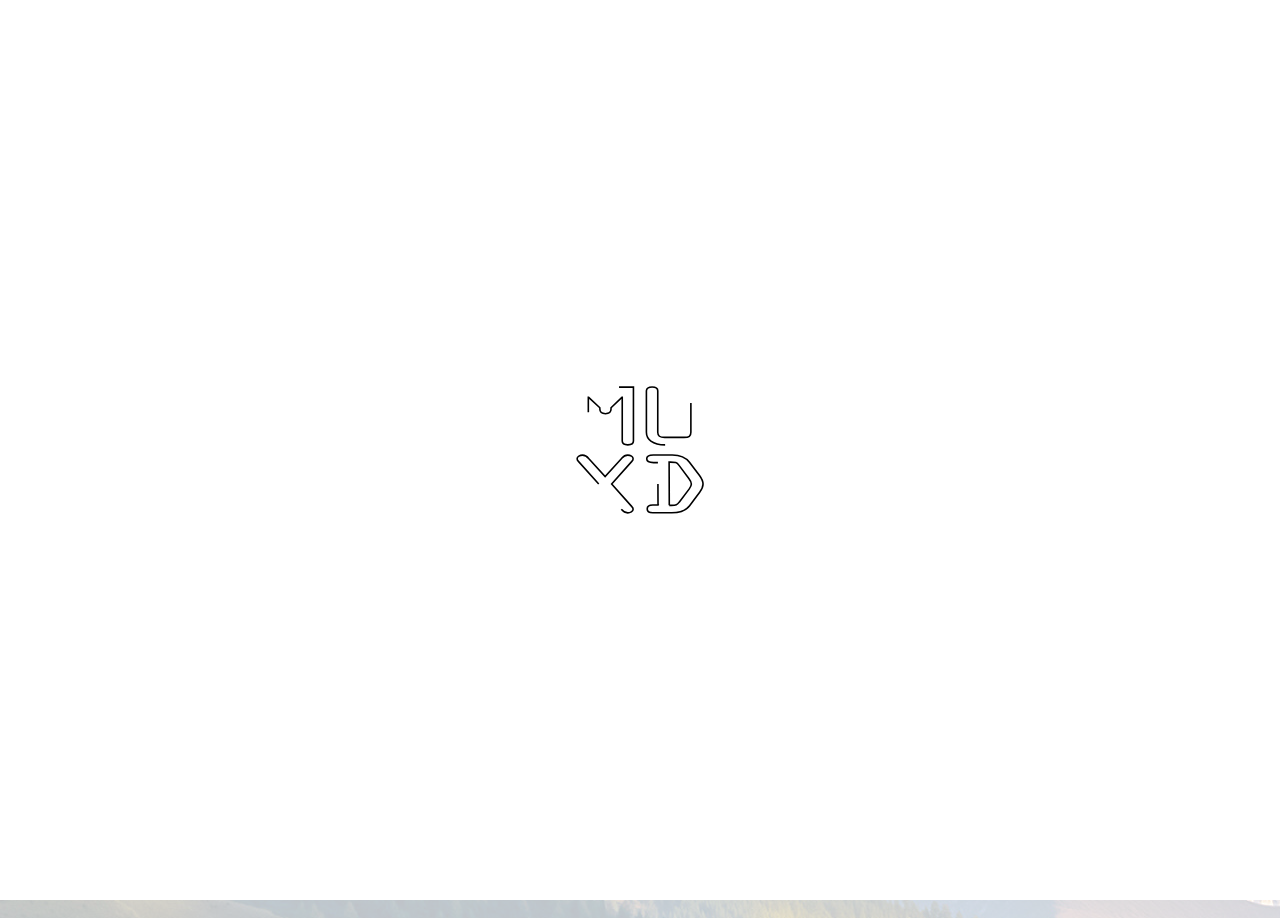
<file: index.html>
<!DOCTYPE html>
<html>
	<head>
		<meta charset="utf-8">
		<meta http-equiv="X-UA-Compatible" content="IE=edge">
		<meta name="viewport" content="width=device-width, initial-scale=1.0" />
		<title>米设MUXD|全能设计导航-首页</title>
		<link rel="shortcut icon" href="assets/images/favicon.png">
		<link rel="bookmark" type="image/x-icon" href="assets/images/favicon.png" />

		<meta name="keywords" content="UI设计,UI设计素材,设计导航,网址导航,设计资源,创意导航,创意网站导航,设计师网址大全,设计素材大全,设计师导航,UI设计资源,优秀UI设计欣赏,设计师导航,设计师网址大全,设计师网址导航,产品经理网址导航,交互设计师网址导航">
		<meta name="description" content="收集国内外优秀设计网站、UI设计资源网站、灵感创意网站、素材资源网站，定时更新分享优质产品设计书签。">
		<meta property="og:type" content="article">
		<meta property="og:url" content="">
		<meta property="og:title" content="收集国内外优秀设计网站、UI设计资源网站、灵感创意网站、素材资源网站，定时更新分享优质产品设计书签。">
		<meta property="og:description" content="UI设计,UI设计素材,设计导航,网址导航,设计资源,创意导航,创意网站导航,设计师网址大全,设计素材大全,设计师导航,UI设计资源,优秀UI设计欣赏,设计师导航,设计师网址大全,设计师网址导航,产品经理网址导航,交互设计师网址导航">
		<meta property="og:image" content="assets/images/logo-bat.svg">
		<meta property="og:site_name" content="收集国内外优秀设计网站、UI设计资源网站、灵感创意网站、素材资源网站，定时更新分享优质产品设计书签。">
		<meta name="twitter:card" content="summary_large_image">
		<meta name="twitter:title" content="收集国内外优秀设计网站、UI设计资源网站、灵感创意网站、素材资源网站，定时更新分享优质产品设计书签。">
		<meta name="twitter:description" content="UI设计,UI设计素材,设计导航,网址导航,设计资源,创意导航,创意网站导航,设计师网址大全,设计素材大全,设计师导航,UI设计资源,优秀UI设计欣赏,设计师导航,设计师网址大全,设计师网址导航,产品经理网址导航,交互设计师网址导航">
		<meta name="twitter:image" content="assets/images/logo-bat.svg">

		<link rel="stylesheet" type="text/css" href="assets/css/loader.css" />
		<link rel="stylesheet" href="assets/css/fonts/linecons/css/linecons.css">
		<link rel="stylesheet" href="assets/css/fonts/fontawesome-pro/css/all.css">
		<link rel="stylesheet" href="assets/css/bootstrap.css">
		<link rel="stylesheet" href="assets/css/xenon-core.css">
		<link rel="stylesheet" href="assets/css/xenon-components.css">
		<link rel="stylesheet" href="assets/css/nav.css">
		<script src="assets/js/jquery-1.11.1.min.js"></script>
		<!-- HTML5 shim and Respond.js IE8 support of HTML5 elements and media queries -->
		<!--[if lt IE 9]>
        <script src="assets/js/html5shiv.min.js"></script>
        <script src="assets/js/respond.min.js"></script>
         <![endif]-->
		<style>
		a{
        }
        a:hover{
        	cursor: pointer;
        }
		.seltog {
				height: 34px !important;
				background: rgba( 255, 255, 255, .75);
				border: 1px solid #000000;
				-webkit-box-shadow: inset 0 1px 1px rgba(0, 0, 0, .075) !important;
				box-shadow: inset 0 1px 1px rgba(0, 0, 0, .075);
				-webkit-transition: border-color ease-in-out .15s, -webkit-box-shadow ease-in-out .15s;
				-o-transition: border-color ease-in-out .15s, box-shadow ease-in-out .15s;
				transition: border-color ease-in-out .15s, box-shadow ease-in-out .15s;
			}
			
			.seltog:focus {
				border-color: #66afe9;
				outline: 0;
				-webkit-box-shadow: inset 0 1px 1px rgba(0, 0, 0, .075), 0 0 8px rgba(102, 175, 233, .6);
				box-shadow: inset 0 1px 1px rgba(0, 0, 0, .075), 0 0 8px rgba(102, 175, 233, .6);
			}
		}
		.text-black i {
			margin-right: 7px !important;
		}
		#selform {
			margin-top: 3rem !important;
		}
		#Select:hover {
			border-color: #66afe9;
		}
		</style>
		<script>
			function getTime() {
				var dateObj = new Date();
				var year = dateObj.getFullYear();
				var month = dateObj.getMonth() + 1;
				var date = dateObj.getDate();
				var day = dateObj.getDay();
				var hours = dateObj.getHours();
				var minutes = dateObj.getMinutes();
				var seconds = dateObj.getSeconds();

				if(month < 10) {
					month = "0" + month;
				};
				if(date < 10) {
					date = "0" + date;
				};
				if(hours < 10) {
					hours = "0" + hours;
				};
				if(minutes < 10) {
					minutes = "0" + minutes;
				};
				if(seconds < 10) {
					seconds = "0" + seconds;
				};
				document.getElementById("time").innerHTML = "实时: " + year + "  年 " + month + "  月 " + date + "  日 " + hours + "  :  " + minutes + "  :  " + seconds;
				document.getElementById("time").CSS = ('font-size', '20')
				setTimeout('getTime()', 500);
			};
		</script>
	</head>
	<body onload="getTime()">
		<section class="preloader">
			<div>
				<svg class="anload" version="1.1" xmlns="http://www.w3.org/2000/svg" xmlns:xlink="http://www.w3.org/1999/xlink" x="0px" y="0px" viewBox="0 0 80 80">
					<path class="muxd" d="M26.9,0.7h9v33.7c0,1.5-1,2.4-3.5,2.4s-3.5-0.8-3.5-2.4V7.1h-0.2l-6.8,6.5v0.8c0,1.4-0.8,2.9-3.5,2.9
	                c-2.6,0-3.5-1.3-3.5-2.9v-0.8L7.9,7.1H7.7v27.3c0,1.5-1,2.4-3.5,2.4s-3.5-0.9-3.5-2.5V0.7h9l8.7,8.2L26.9,0.7z"/>
                    <path class="muxd" d="M55.7,36.8c-3.5,0-6.4-0.6-8.9-2.4c-2.4-1.8-2.8-3.3-2.8-5.5V3c0.1-1.6,1.1-2.4,3.6-2.4c2.6,0,3.5,0.8,3.5,2.4
	                v25.9c0,2.6,1.3,3.2,4.3,3.2h12.1c3.2,0,4.3-0.7,4.3-3.2V3c0.2-1.6,1.2-2.4,3.7-2.4s3.5,0.8,3.5,2.4v25.9c0,2.2-0.3,3.8-2.8,5.5
	                c-2.5,1.8-5.3,2.4-8.9,2.4H55.7z"/>
                    <path class="muxd" d="M14.2,61.2L1.5,47.1c-0.5-0.5-0.8-1-0.8-1.7c0-1.3,1.8-2.2,3.4-2.2c2.4,0,3.1,1.2,4.1,2.4l10,11l10-11
	                c1-1.1,1.8-2.4,4.1-2.4c1.8,0,3.4,1,3.4,2.2c0,0.7-0.3,1.2-0.8,1.7L22.3,61.2l12.6,14.2c0.5,0.5,0.8,1,0.8,1.7
	                c0,1.3-1.8,2.2-3.4,2.2c-2.4,0-3.1-1.2-4.1-2.4L18.3,66L8.3,77c-1,1.1-1.8,2.4-4.1,2.4c-1.8,0-3.4-1-3.4-2.2c0-0.7,0.3-1.2,0.8-1.7
	                L14.2,61.2z"/>
                    <path class="muxd" d="M51.2,47.9h-2.7c-2.4,0-4.3-0.6-4.3-2.4c0-1.7,1.9-2.4,4.1-2.4h11.9c5.5,0,8.4,1.5,10.7,4.6l6.3,8.2
	                c1.4,1.9,2.2,3.2,2.2,5.4c0,1.8-0.8,3.4-2.1,5.1L71,74.9c-2.5,3.3-5.7,4.3-11.2,4.3H48c-1.8,0-3.5-0.7-3.5-2.4
	                c0-1.7,1.8-2.4,3.5-2.4h3.3C51.2,74.7,51.2,47.9,51.2,47.9z M58.3,74.6h1.3c3,0,3.7-0.3,4.9-2l6.3-8.3c0.8-1.1,1.3-1.8,1.3-3
	                c0-1.6-0.8-2.5-1.8-3.8l-5.9-7.9c-1.5-2-2.2-2-5.4-2h-0.8L58.3,74.6L58.3,74.6z"/>
				</svg>
			</div>
		</section>
		<div class="page-body">
			<div class="page-container">
				<div class="main-content">
					<div class="row" style="padding-top: 16px; !important;">
						<div class="col-xs-12 col-sm-12 col-md-4 col-lg-4" style="padding-top: 16px; padding-bottom: 16px;">
							<span style="float: left; font-size: 18px; color: #000000; padding-left: 4px;"><i style="margin-right: 8px;" class="fal fa-cloud-sun"></i>天气</span>
							<iframe name="weather_inc" src="http://i.tianqi.com/index.php?c=code&id=2&num=2" background=" transparent" color="#000" width="330" height="70" frameborder="0" marginwidth="0" marginheight="0" scrolling="no">    						
	  				   </iframe>
						</div>
						<div class="col-xs-12 col-sm-12 col-md-4 col-lg-4">
							<a href="../index.html" ><img src="assets/images/logo-bat.svg" style="opacity: 0.75;" /></a>
						</div>
					</div>
					<div class="row">
						<div class="col-xs-12 col-sm-12 col-md-4 col-lg-4" style="padding-top: 64px !important;padding-bottom: 64px !important;font-size: 18px !important; color: #000000;">
							<i class="fal fa-clock" style="margin-left: 4px;"></i><span style="margin-left: 10px;" id="time"></span>
						</div>
					</div>
					<h4 id="selep" class="text-black"><i class="linecons-tag"></i>搜索查阅</h4>
					<div class="row" id="selform">
						<div class="col-xs-0 col-sm-0 col-md-3 col-lg-4"></div>
						<form id="sform" action="https://www.baidu.com/s?" class="col-xs-12 col-sm-12 col-md-6 col-lg-4" method="get">
							<div class="input-group">
								<span id="down-tog" class="input-group-btn">
			    				<button id="d-btn" type="button" class="btn btn-default dropdown-toggle seltog" data-toggle="dropdown" aria-haspopup="true" aria-expanded="false" style="background: rgba( 255, 255, 255, .75) !important;">
			    				搜索引擎 <span class="fal fa-angle-down"></span>
								</button>
								<ul id="Select" class="dropdown-menu">
									<li>
										<a id="baidu" href="javascript:;">百度一下</a>
										<a id="haoso" href="javascript:;">360搜索</a>
										<a id="bing" href="javascript:;">必应搜索</a>
										<a id="sougou" href="javascript:;">搜狗搜索</a>
									</li>
									<li>
										<a id="chinaso" href="javascript:;">中国搜索</a>
										<a id="duck" href="javascript:;">duckgo</a>
										<a id="google" href="javascript:;">谷歌搜索</a>
										<a id="yahoo" href="javascript:;">雅虎搜索</a>
									</li>
									<li>
										<a id="github" href="javascript:;">Github</a>
										<a id="zhihu" href="javascript:;">知乎搜索</a>
										<a id="douban" href="javascript:;">豆瓣搜索</a>
										<a id="yuandex" href="javascript:;">yandex</a>
									</li>
									<li>
										<a id="weibo" href="javascript:;">新浪微博</a>
										<a id="toutiao" href="javascript:;">今日头条</a>
										<a id="bilibili" href="javascript:;">哔哩哔哩</a>
										<a id="youtube" href="javascript:;">YuTube</a>
									</li>
								</ul>
								</span>
								<input id="inp" name="wd" type="text" value="" class="form-control" autocomplete="off" placeholder="百度一下">
								<span class="input-group-btn">
			    				<button type="submit" class="btn btn-default seltog " formtarget="_blank" >搜索</button>
			    			</span>
							</div>
						</form>
					</div>
					<br />
					<br />
					<br />
					<br />
					<br />
					<br />
					<h4 class="text-black"><i class="linecons-tag"></i>导航大纲</h4>
					<div class="row">
						<div class="col-sm-3">
							<div class="xe-widget xe-conversations box2 label-info" onclick="window.open('pages/design.html','_self');" data-toggle="tooltip" data-placement="bottom" title="" data-original-title="设计专题">
								<div class="xe-comment-entry">
									<a class="xe-user-img">
										<img src="assets/images/logos/design.png" class="img-circle" width="40">
									</a>
									<div class="xe-comment">
										<a href="#" class="xe-user-name overflowClip_1">
											<strong>设计专题</strong>
										</a>
										<p class="overflowClip_2">集成了国内外知名的设计交流、学习、工具等网址</p>
									</div>
								</div>
							</div>
						</div>
						<div class="col-sm-3">
							<div class="xe-widget xe-conversations box2 label-info" onclick="window.open('pages/develop.html','_self')" data-toggle="tooltip" data-placement="bottom" title="" data-original-title="前端专题">
								<div class="xe-comment-entry">
									<a class="xe-user-img">
										<img src="assets/images/logos/front_end.png" class="img-circle" width="40">
									</a>
									<div class="xe-comment">
										<a href="#" class="xe-user-name overflowClip_1">
											<strong>前端专题</strong>
										</a>
										<p class="overflowClip_2">集成了国内外前端开发交流、学习、工具等网址</p>
									</div>
								</div>
							</div>
						</div>
						<div class="col-sm-3">
							<div class="xe-widget xe-conversations box2 label-info" onclick="window.open('pages/product.html','_self')" data-toggle="tooltip" data-placement="bottom" title="" data-original-title="产品专题">
								<div class="xe-comment-entry">
									<a class="xe-user-img">
										<img src="assets/images/logos/product.png" class="img-circle" width="40">
									</a>
									<div class="xe-comment">
										<a href="#" class="xe-user-name overflowClip_1">
											<strong>产品专题</strong>
										</a>
										<p class="overflowClip_2">集成国内外产品交互与界面设计交流、学习</p>
									</div>
								</div>
							</div>
						</div>
						<div class="col-sm-3">
							<div class="xe-widget xe-conversations box2 label-info" onclick="window.open('pages/operate.html','_self')" data-toggle="tooltip" data-placement="bottom" title="" data-original-title="运营专题">
								<div class="xe-comment-entry">
									<a class="xe-user-img">
										<img src="assets/images/logos/operate.png" class="img-circle" width="40">
									</a>
									<div class="xe-comment">
										<a href="#" class="xe-user-name overflowClip_1">
											<strong>运营专题</strong>
										</a>
										<p class="overflowClip_2">集成国内外运营相关网址</p>
									</div>
								</div>
							</div>
						</div>
					</div>
					<div class="row">
						<div class="col-sm-3">
							<div class="xe-widget xe-conversations box2 label-info" onclick="window.open('pages/other.html','_self')" data-toggle="tooltip" data-placement="bottom" title="" data-original-title="后端专题">
								<div class="xe-comment-entry">
									<a class="xe-user-img">
										<img src="assets/images/logos/back_end.png" class="img-circle" width="40">
									</a>
									<span class="label label-info" data-toggle="tooltip" data-placement="left" title="" data-original-title="Hello I am a Tooltip"></span>
									<div class="xe-comment">
										<a href="#" class="xe-user-name overflowClip_1">
											<strong>后端专题</strong>
										</a>
										<p class="overflowClip_2">集成后端开发相关交流、学习、工具等网址</p>
									</div>
								</div>
							</div>
						</div>
						<div class="col-sm-3">
							<div class="xe-widget xe-conversations box2 label-info" onclick="window.open('pages/other.html','_self')" data-toggle="tooltip" data-placement="bottom" title="" data-original-title="工具专题">
								<div class="xe-comment-entry">
									<a class="xe-user-img">
										<img src="assets/images/logos/tools.png" class="img-circle" width="40">
									</a>
									<span class="label label-info" data-toggle="tooltip" data-placement="left" title="" data-original-title="Hello I am a Tooltip"></span>
									<div class="xe-comment">
										<a href="#" class="xe-user-name overflowClip_1">
											<strong>工具专题</strong>
										</a>
										<p class="overflowClip_2">集成多种可能用到的工具</p>
									</div>
								</div>
							</div>
						</div>
						<div class="col-sm-3">
							<div class="xe-widget xe-conversations box2 label-info" onclick="window.open('pages/other.html','_self')" data-toggle="tooltip" data-placement="bottom" title="" data-original-title="资讯专题">
								<div class="xe-comment-entry">
									<a class="xe-user-img">
										<img src="assets/images/logos/information.png" class="img-circle" width="40">
									</a>
									<span class="label label-info" data-toggle="tooltip" data-placement="left" title="" data-original-title="Hello I am a Tooltip"></span>
									<div class="xe-comment">
										<a href="#" class="xe-user-name overflowClip_1">
											<strong>资讯专题</strong>
										</a>
										<p class="overflowClip_2">集成设计、前端、行业等相关资讯网址</p>
									</div>
								</div>
							</div>
						</div>
						<div class="col-sm-3">
							<div class="xe-widget xe-conversations box2 label-info" onclick="window.open('pages/about.html','_self')" data-toggle="tooltip" data-placement="bottom" title="" data-original-title="关于MUXD米设">
								<div class="xe-comment-entry">
									<a class="xe-user-img">
										<img src="assets/images/logos/MUXD.png" class="img-circle" width="40">
									</a>
									<span class="label label-info" data-toggle="tooltip" data-placement="left" title="" data-original-title="Hello I am a Tooltip"></span>
									<div class="xe-comment">
										<a href="#" class="xe-user-name overflowClip_1">
											<strong>关于米设MUXD</strong>
										</a>
										<p class="overflowClip_2">了解米设MUXD团队、加入米设MUXD、意见反馈、商务合作</p>
									</div>
								</div>
							</div>
						</div>
					</div>
					<br />
					<br />
					<footer class="main-footer sticky footer-type-1">
						<div class="footer-inner">
							<div class="go-up">
								<a href="#" rel="go-top">
									<i class="fa-angle-up"></i>
								</a>
							</div>
							<div class="footer-text">版权所有 &copy; 2019~2019 本站由
								<a href="pages/about.html">「米设 MUXD」</a>出品 版本: <u>V 1.6.8_Release</u>
							</div>
						</div>
					</footer>
				</div>
			</div>
		</div>
		<!-- 锚点平滑移动 -->
		<script type="text/javascript">
			$(document).ready(function() {
				$(document).on('click', '.has-sub', function() {
					var _this = $(this)
					if(!$(this).hasClass('expanded')) {
						setTimeout(function() {
							_this.find('ul').attr("style", "")
						}, 300);

					} else {
						$('.has-sub ul').each(function(id, ele) {
							var _that = $(this)
							if(_this.find('ul')[0] != ele) {
								setTimeout(function() {
									_that.attr("style", "")
								}, 300);
							}
						})
					}
				})
				$('.user-info-menu .hidden-sm').click(function() {
					if($('.sidebar-menu').hasClass('collapsed')) {
						$('.has-sub.expanded > ul').attr("style", "")
					} else {
						$('.has-sub.expanded > ul').show()
					}
				});
				$("#main-menu li ul li").click(function() {
					$(this).siblings('li').removeClass('active'); // 删除其他兄弟元素的样式
					$(this).addClass('active'); // 添加当前元素的样式
				});
				$("a.smooth").click(function(ev) {
					ev.preventDefault();

					public_vars.$mainMenu.add(public_vars.$sidebarProfile).toggleClass('mobile-is-visible');
					ps_destroy();
					$("html, body").animate({
						scrollTop: $($(this).attr("href")).offset().top - 30
					}, {
						duration: 500,
						easing: "swing"
					});
				});
				return false;
			});
			var href = "";
			var pos = 0;
			$("a.smooth").click(function(e) {
				$("#main-menu li").each(function() {
					$(this).removeClass("active");
				});
				$(this).parent("li").addClass("active");
				e.preventDefault();
				href = $(this).attr("href");
				pos = $(href).position().top - 30;
			});
		</script>
		<script type="text/javascript">
			$(function() {
				$('#inp').on('click', function() {
					var target = document.getElementById("selep"); // 使用定时器是为了让输入框上滑时更加自然
					setTimeout(function() {
						target.scrollIntoView(true);
					}, 100);
				});
			});
		</script>
		<script type="text/javascript">
			document.onmousemove = new Function("event.statusValue=no");
			window.onmousemove('status=no')
		</script>
		<script src="assets/js/search.js" type="text/javascript"></script>
		<script src="assets/js/bootstrap.js"></script>
		<script src="assets/css/fonts/fontawesome-pro/js/all.js"></script>
		<script src="assets/js/TweenMax.min.js"></script>
		<script src="assets/js/resizeable.js"></script>
		<script src="assets/js/joinable.js"></script>
		<script src="assets/js/xenon-toggles.js"></script>
		<script src="assets/js/xenon-custom.js"></script>
		<script src="assets/js/loader.js"></script>
	</body>

</html>
</file>
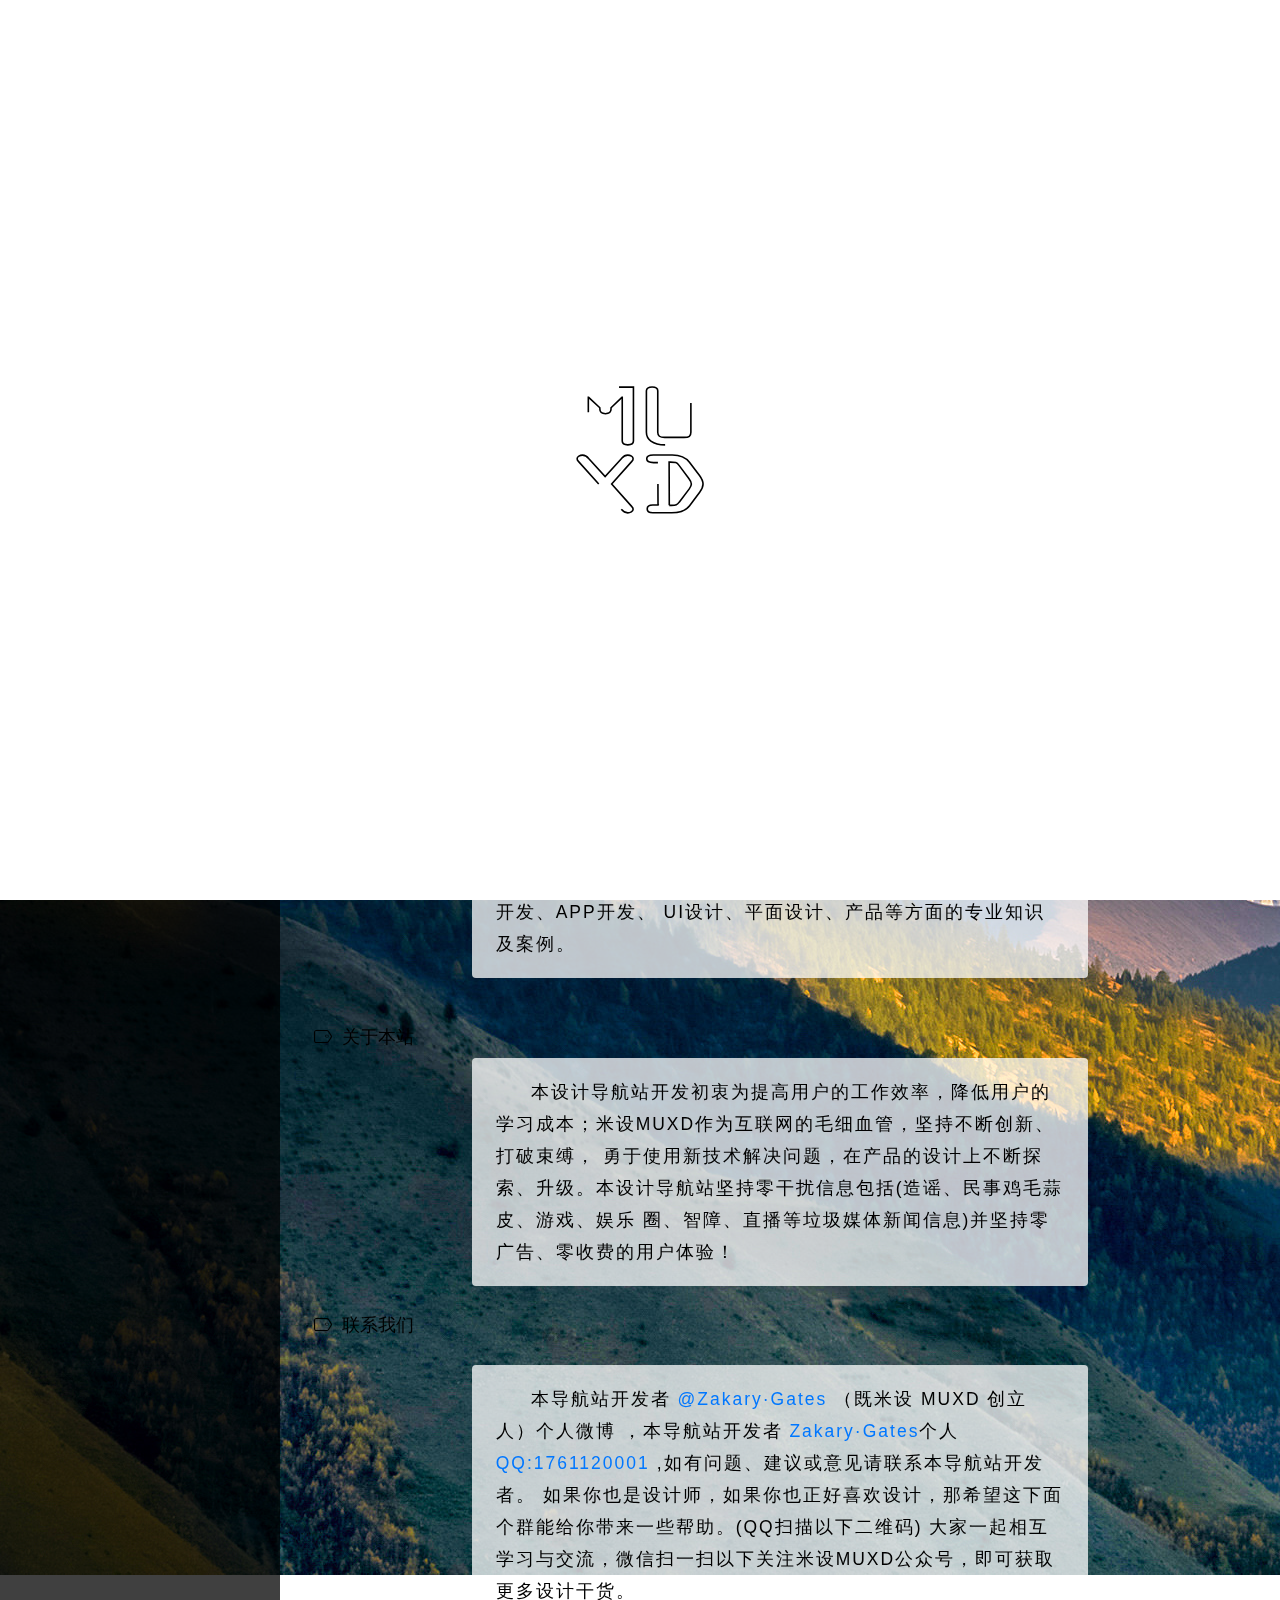
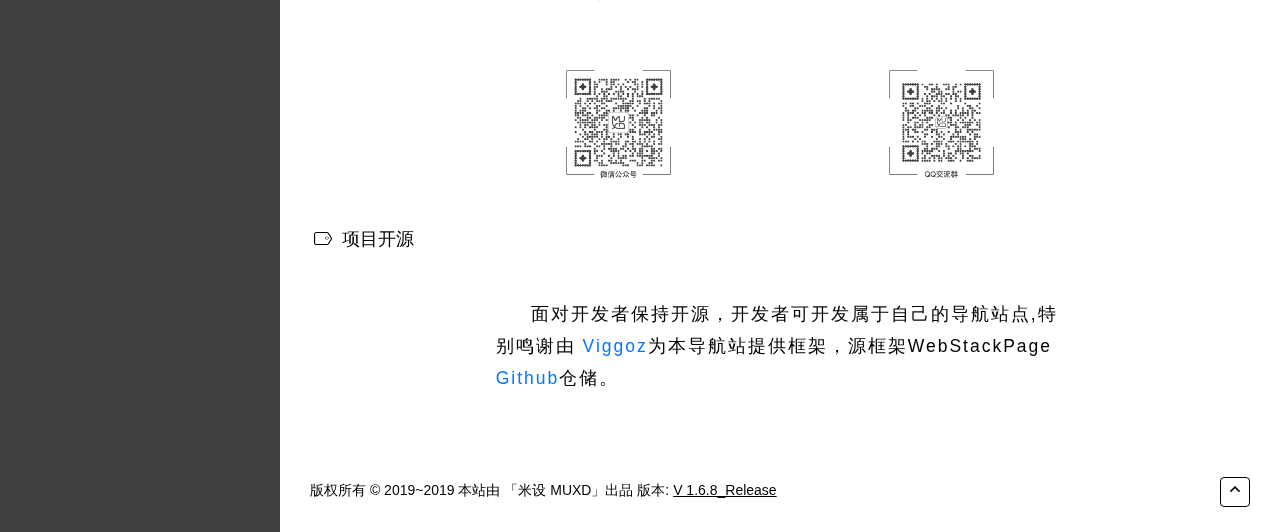
<file: pages/about.html>
<!DOCTYPE html>
<html>	
	<head>
		<meta charset="utf-8">
		<meta http-equiv="X-UA-Compatible" content="IE=edge">
		<meta name="viewport" content="width=device-width, initial-scale=1.0" />
		<title>米设MUXD|全能设计导航-关于我们</title>
		<link rel="shortcut icon" href="../assets/images/favicon.png">
		<link rel="bookmark" type="image/x-icon" href="../assets/images/favicon.png" />
		
		<meta name="keywords" content="UI设计,UI设计素材,设计导航,网址导航,设计资源,创意导航,创意网站导航,设计师网址大全,设计素材大全,设计师导航,UI设计资源,优秀UI设计欣赏,设计师导航,设计师网址大全,设计师网址导航,产品经理网址导航,交互设计师网址导航">
		<meta name="description" content="收集国内外优秀设计网站、UI设计资源网站、灵感创意网站、素材资源网站，定时更新分享优质产品设计书签。">
		<meta property="og:type" content="article">
		<meta property="og:url" content="">
		<meta property="og:title" content="收集国内外优秀设计网站、UI设计资源网站、灵感创意网站、素材资源网站，定时更新分享优质产品设计书签。">
		<meta property="og:description" content="UI设计,UI设计素材,设计导航,网址导航,设计资源,创意导航,创意网站导航,设计师网址大全,设计素材大全,设计师导航,UI设计资源,优秀UI设计欣赏,设计师导航,设计师网址大全,设计师网址导航,产品经理网址导航,交互设计师网址导航">
		<meta property="og:image" content="../assets/images/logo-bat.svg">
		<meta property="og:site_name" content="收集国内外优秀设计网站、UI设计资源网站、灵感创意网站、素材资源网站，定时更新分享优质产品设计书签。">
		<meta name="twitter:card" content="summary_large_image">
		<meta name="twitter:title" content="收集国内外优秀设计网站、UI设计资源网站、灵感创意网站、素材资源网站，定时更新分享优质产品设计书签。">
		<meta name="twitter:description" content="UI设计,UI设计素材,设计导航,网址导航,设计资源,创意导航,创意网站导航,设计师网址大全,设计素材大全,设计师导航,UI设计资源,优秀UI设计欣赏,设计师导航,设计师网址大全,设计师网址导航,产品经理网址导航,交互设计师网址导航">
		<meta name="twitter:image" content="../assets/images/logo-bat.svg">
		
		<link rel="stylesheet" href="../assets/css/loader.css" />
		<link rel="stylesheet" href="../assets/css/fonts/linecons/css/linecons.css">
		<link rel="stylesheet" href="../assets/css/fonts/fontawesome-pro/css/all.css">
		<link rel="stylesheet" href="../assets/css/bootstrap.css">
		<link rel="stylesheet" href="../assets/css/xenon-core.css">
		<link rel="stylesheet" href="../assets/css/xenon-components.css">
		<link rel="stylesheet" href="../assets/css/nav.css">
		<script src="../assets/js/jquery-1.11.1.min.js"></script>
		<!-- HTML5 shim and Respond.js IE8 support of HTML5 elements and media queries -->
		<!--[if lt IE 9]>
        <script src="../assets/js/html5shiv.min.js"></script>
        <script src="../assets/js/respond.min.js"></script>
        <![endif]-->
        <style type="text/css">
        	.abot-tx,
        	.abot-te{        		
        	}
        	.abot-tx .txpa,
        	.abot-te .temg{
        		background: rgba( 255, 255, 255, 0.75);
        		border-radius: 4px !important;
        	}
        	.abot-tx .txpa{
        		padding:18px 24px;
        	}
        	.abot-tx .txpa p{
        		line-height: 32px;
        		text-indent: 35px;
        		letter-spacing: 2px;
        	}
        	.abot-te .temg{
        		padding:18px 18px;
        		text-align: center;
        	}
        	.abot-te .temg img{
        		margin: auto;
        		display: block !important;
        		max-width: 46% !important;
        		opacity: 0.75;
        	}
        </style>    
	</head>
	<body>
		<section class="preloader">
			<div>
				<svg class="anload" version="1.1" xmlns="http://www.w3.org/2000/svg" xmlns:xlink="http://www.w3.org/1999/xlink" x="0px" y="0px" viewBox="0 0 80 80">
					<path class="muxd" d="M26.9,0.7h9v33.7c0,1.5-1,2.4-3.5,2.4s-3.5-0.8-3.5-2.4V7.1h-0.2l-6.8,6.5v0.8c0,1.4-0.8,2.9-3.5,2.9
	                c-2.6,0-3.5-1.3-3.5-2.9v-0.8L7.9,7.1H7.7v27.3c0,1.5-1,2.4-3.5,2.4s-3.5-0.9-3.5-2.5V0.7h9l8.7,8.2L26.9,0.7z"/>
                    <path class="muxd" d="M55.7,36.8c-3.5,0-6.4-0.6-8.9-2.4c-2.4-1.8-2.8-3.3-2.8-5.5V3c0.1-1.6,1.1-2.4,3.6-2.4c2.6,0,3.5,0.8,3.5,2.4
	                v25.9c0,2.6,1.3,3.2,4.3,3.2h12.1c3.2,0,4.3-0.7,4.3-3.2V3c0.2-1.6,1.2-2.4,3.7-2.4s3.5,0.8,3.5,2.4v25.9c0,2.2-0.3,3.8-2.8,5.5
	                c-2.5,1.8-5.3,2.4-8.9,2.4H55.7z"/>
                    <path class="muxd" d="M14.2,61.2L1.5,47.1c-0.5-0.5-0.8-1-0.8-1.7c0-1.3,1.8-2.2,3.4-2.2c2.4,0,3.1,1.2,4.1,2.4l10,11l10-11
	                c1-1.1,1.8-2.4,4.1-2.4c1.8,0,3.4,1,3.4,2.2c0,0.7-0.3,1.2-0.8,1.7L22.3,61.2l12.6,14.2c0.5,0.5,0.8,1,0.8,1.7
	                c0,1.3-1.8,2.2-3.4,2.2c-2.4,0-3.1-1.2-4.1-2.4L18.3,66L8.3,77c-1,1.1-1.8,2.4-4.1,2.4c-1.8,0-3.4-1-3.4-2.2c0-0.7,0.3-1.2,0.8-1.7
	                L14.2,61.2z"/>
                    <path class="muxd" d="M51.2,47.9h-2.7c-2.4,0-4.3-0.6-4.3-2.4c0-1.7,1.9-2.4,4.1-2.4h11.9c5.5,0,8.4,1.5,10.7,4.6l6.3,8.2
	                c1.4,1.9,2.2,3.2,2.2,5.4c0,1.8-0.8,3.4-2.1,5.1L71,74.9c-2.5,3.3-5.7,4.3-11.2,4.3H48c-1.8,0-3.5-0.7-3.5-2.4
	                c0-1.7,1.8-2.4,3.5-2.4h3.3C51.2,74.7,51.2,47.9,51.2,47.9z M58.3,74.6h1.3c3,0,3.7-0.3,4.9-2l6.3-8.3c0.8-1.1,1.3-1.8,1.3-3
	                c0-1.6-0.8-2.5-1.8-3.8l-5.9-7.9c-1.5-2-2.2-2-5.4-2h-0.8L58.3,74.6L58.3,74.6z"/>
				</svg>
			</div>
		</section>
		<div class="page-body">
			<div class="page-container">
				<div class="sidebar-menu toggle-others fixed">
					<div class="sidebar-menu-inner">
						<header class="logo-env">
							<!-- logo -->
							<div class="logo">
								<a href="../index.html" class="logo-expanded">
									<img src="../assets/images/logo-nav.svg" width="100%" alt="" />
								</a>
								<a href="../index.html" class="logo-collapsed">
									<img src="../assets/images/logo-collapsed@2x.svg" width="40" alt="" />
								</a>
							</div>
							<div class="mobile-menu-toggle visible-xs">
								<a href="#" data-toggle="mobile-menu">
									<i class="fa-bars"></i>
								</a>
							</div>
						</header>
						<ul id="main-menu" class="main-menu">
							<li>
								<a href="#MUXD">
									<i class="fal fa-user-secret sudv"></i>
									<span class="tooltip-blue">MUXD</span>
								</a>
							</li>
							<li>
								<a href="#团队简介">
									<i class="fal fa-users sudv"></i>
									<span class="tooltip-blue">团队简介</span>
								</a>
							</li>
							<li>
								<a href="#联系我们" class="smooth">
									<i class="fal fa-comment-alt sudv"></i>
									<span class="title">联系我们</span>
								</a>
							</li>
							<li>
								<a href="#项目开源" class="smooth">
									<i class="fal fa-code-merge sudv"></i>
									<span class="title">项目开源</span>
								</a>
							</li>
							<li>
								<a>
									<i class="fal fa-window-alt sudv"></i>
									<span class="title">其他页面</span>
								</a>
								<ul>
									<li onclick="window.open('../index.html','_self')">
										<a href="#" class="smooth">
											<span class="title">返回首页</span>
										</a>
									</li>
									<li onclick="window.open('design.html','_self')">
										<a href="#" class="smooth">
											<span class="title">设计专题</span>
										</a>
									</li>
									<li onclick="window.open('develop.html','_self')">
										<a href="#" class="smooth">
											<span class="title">前端专题</span>
										</a>
									</li>
									<li onclick="window.open('product.html','_self')">
										<a href="#" class="smooth">
											<span class="title">产品专题</span>
										</a>
									</li>
									<li onclick="window.open('operate.html','_self')">
										<a href="#" class="smooth">
											<span class="title">运营专题</span>
										</a>
									</li>
									<li onclick="window.open('other.html','_self')">
										<a href="#" class="smooth">
											<span class="title">后端专题</span>
										</a>
									</li>
									<li onclick="window.open('other.html','_self')">
										<a href="#" class="smooth">
											<span class="title">资讯专题</span>
										</a>
									</li>
									<li onclick="window.open('other.html','_self')">
										<a href="#" class="smooth">
											<span class="title">工具专题</span>
										</a>
									</li>
								</ul>
							</li>
						</ul>
					</div>
				</div>
				<div class="main-content">
					<nav class="navbar user-info-navbar" role="navigation">
						<!-- User Info, Notifications and Menu Bar -->
						<!-- Left links for user info navbar -->
						<ul class="user-info-menu left-links list-inline list-unstyled">
							<li class="hidden-sm hidden-xs">
								<a href="#" data-toggle="sidebar">
									<i class="fa-bars"></i>
								</a>
							</li>
						</ul>
					</nav>
					<div class="row">
						<div class="col-xs-1 col-sm-1 col-md-2 col-lg-3"></div>
						<div class="col-xs-10 col-sm-10 col-md-8 col-lg-6" style="text-align: center !important;">
							<h1>关于我们</h1>
						</div>
					</div>
					<br />
					<br />
					<br />
					<br />
					<div class="row">
						<div class="col-xs-3 col-sm-3 col-md-4 col-lg-5"></div>
						<div class="col-xs-6 col-sm-6 col-md-4 col-lg-2">
							<img src="../assets/images/logo-about.svg" style="opacity: 0.75 !important;" />
						</div>
					</div>
					<br />
					<br />
					<br />
					<br />
					<h4 class=" text-black"><i class="linecons-tag" id="MUXD" ></i>米设MUXD(Meser MUXD)</h4>
					<div class="row">
						<div class="col-sm-12">
							<div class="row">
								<div class="col-md-offset-2 col-lg-offset-2 col-xs-12 col-sm-12 col-md-8 col-lg-8 abot-tx ">
									<blockquote class="txpa">
										<p>米设MUXD团队(Meser MUXD 米设全能设计用户体验设计)坚持以用户为中心的设计理念，以提升产品的用户体验为使命，
											探寻可用性和体验之间的最佳设计方案。从团队创建至今我们始终坚持以用户为中心，提倡设计风简约易懂以达到更好的交互体验。
											我们不断提升产品的交互体验，并保证产品体验；给用户创造更好的交互体验，并保持设计的一致性和创新！
										</p>
									</blockquote>
								</div>
							</div>
						</div>
					</div>
					<br />
					<h4 class=" text-black"><i class="linecons-tag" id="团队简介" ></i>团队简介</h4>
					<div class="row">
						<div class="col-sm-12">
							<div class="row">
								<div class="col-md-offset-2 col-lg-offset-2 col-xs-12 col-sm-12 col-md-8 col-lg-8 abot-tx ">
									<blockquote class="txpa">
										<p>MUXD团队是一支年轻且富有基情的技术团队，致力于构建沉淀与分享包括但不限于用户体验、交互、页面制作技巧、前端开发、APP开发、
											UI设计、平面设计、产品等方面的专业知识及案例。
										</p>
									</blockquote>
								</div>
							</div>
						</div>
					</div>
					<br />
					<h4 class=" text-black"><i class="linecons-tag" id="关于本站" ></i>关于本站</h4>
					<div class="row">
						<div class="col-sm-12">
							<div class="row">
								<div class="col-md-offset-2 col-lg-offset-2 col-xs-12 col-sm-12 col-md-8 col-lg-8 abot-tx">
									<blockquote class="txpa">
										<p>
											本设计导航站开发初衷为提高用户的工作效率，降低用户的学习成本；米设MUXD作为互联网的毛细血管，坚持不断创新、打破束缚，
											勇于使用新技术解决问题，在产品的设计上不断探索、升级。本设计导航站坚持零干扰信息包括(造谣、民事鸡毛蒜皮、游戏、娱乐
											圈、智障、直播等垃圾媒体新闻信息)并坚持零广告、零收费的用户体验！
										</p>
									</blockquote>
								</div>
							</div>
						</div>
					</div>
					<h4 class=" text-black"><i class="linecons-tag" id="联系我们" ></i>联系我们</h4>
					<br />
					<div class="row">
						<div class="col-sm-12">
							<div class="row">
								<div class="col-md-offset-2 col-lg-offset-2 col-xs-12 col-sm-12 col-md-8 col-lg-8 abot-tx">
									<blockquote class="txpa">
										<p>
											本导航站开发者
											<a href="https://weibo.com/kekexitongcheng">@Zakary·Gates</a>
											（既米设 MUXD 创立人）个人微博 ，本导航站开发者
											<a>Zakary·Gates</a>个人<a>QQ:1761120001</a>
											,如有问题、建议或意见请联系本导航站开发者。
											如果你也是设计师，如果你也正好喜欢设计，那希望这下面个群能给你带来一些帮助。(QQ扫描以下二维码)
											大家一起相互学习与交流，微信扫一扫以下关注米设MUXD公众号，即可获取更多设计干货。
										</p>
									</blockquote>
								</div>
							</div>
							<div class="row">
								<div class="col-md-offset-2 col-lg-offset-2 col-xs-12 col-sm-12 col-md-4 col-lg-4 abot-te">
									<blockquote class="temg">
									<img  src="../assets/images/weixinGZH.png" />
									</blockquote>
								</div>
								<div class="col-xs-12 col-sm-12 col-md-4 col-lg-4 abot-te">
									<blockquote class="temg">
										<img  src="../assets/images/QQJLQ.png" />
									</blockquote>						
								</div>
							</div>
						</div>
					</div>
					<h4 class=" text-black"><i class="linecons-tag" id="项目开源" ></i>项目开源</h4>
					<br />
					<div class="row">
						<div class="col-sm-12">
							<div class="row">
								<div class="col-md-offset-2 col-lg-offset-2 col-xs-12 col-sm-12 col-md-8 col-lg-8 abot-tx">
									<blockquote class="txpa">
										<p>面对开发者保持开源，开发者可开发属于自己的导航站点,特别鸣谢由
											<a href="http://viggoz.com/">Viggoz</a>为本导航站提供框架，源框架WebStackPage
											<a href="https://github.com/WebStackPage/WebStackPage.github.io">Github</a>仓储。
										</p>
									</blockquote>
								</div>
							</div>
						</div>
					</div>
					<br />
					<footer class="main-footer sticky footer-type-1">
						<div class="footer-inner">
							<div class="go-up">
								<a href="#" rel="go-top">
									<i class="fa-angle-up"></i>
								</a>
							</div>
							<div class="footer-text">版权所有 &copy; 2019~2019 本站由
								<a href="about.html">「米设 MUXD」</a>出品 版本: <u>V 1.6.8_Release</u>
							</div>
						</div>
					</footer>
				</div>
			</div>
		</div>
		<!-- 锚点平滑移动 -->
		<script type="text/javascript">
			$(document).ready(function() {
				$(document).on('click', '.has-sub', function() {
					var _this = $(this)
					if(!$(this).hasClass('expanded')) {
						setTimeout(function() {
							_this.find('ul').attr("style", "")
						}, 300);

					} else {
						$('.has-sub ul').each(function(id, ele) {
							var _that = $(this)
							if(_this.find('ul')[0] != ele) {
								setTimeout(function() {
									_that.attr("style", "")
								}, 300);
							}
						})
					}
				})
				$('.user-info-menu .hidden-sm').click(function() {
					if($('.sidebar-menu').hasClass('collapsed')) {
						$('.has-sub.expanded > ul').attr("style", "")
					} else {
						$('.has-sub.expanded > ul').show()
					}
				})
				$("#main-menu li ul li").click(function() {
					$(this).siblings('li').removeClass('active'); // 删除其他兄弟元素的样式
					$(this).addClass('active'); // 添加当前元素的样式
				});
				$("a.smooth").click(function(ev) {
					ev.preventDefault();

					public_vars.$mainMenu.add(public_vars.$sidebarProfile).toggleClass('mobile-is-visible');
					ps_destroy();
					$("html, body").animate({
						scrollTop: $($(this).attr("href")).offset().top - 30
					}, {
						duration: 500,
						easing: "swing"
					});
				});
				return false;
			});

			var href = "";
			var pos = 0;
			$("a.smooth").click(function(e) {
				$("#main-menu li").each(function() {
					$(this).removeClass("active");
				});
				$(this).parent("li").addClass("active");
				e.preventDefault();
				href = $(this).attr("href");
				pos = $(href).position().top - 30;
			});
		</script>
		<script src="../assets/js/bootstrap.js"></script>
		<script src="../assets/css/fonts/fontawesome-pro/js/all.js"></script>
		<script src="../assets/js/TweenMax.min.js"></script>
		<script src="../assets/js/resizeable.js"></script>
		<script src="../assets/js/joinable.js"></script>
		<script src="../assets/js/xenon-toggles.js"></script>
		<script src="../assets/js/xenon-custom.js"></script>
		<script src="../assets/js/loader.js"></script>
	</body>

</html>
</file>
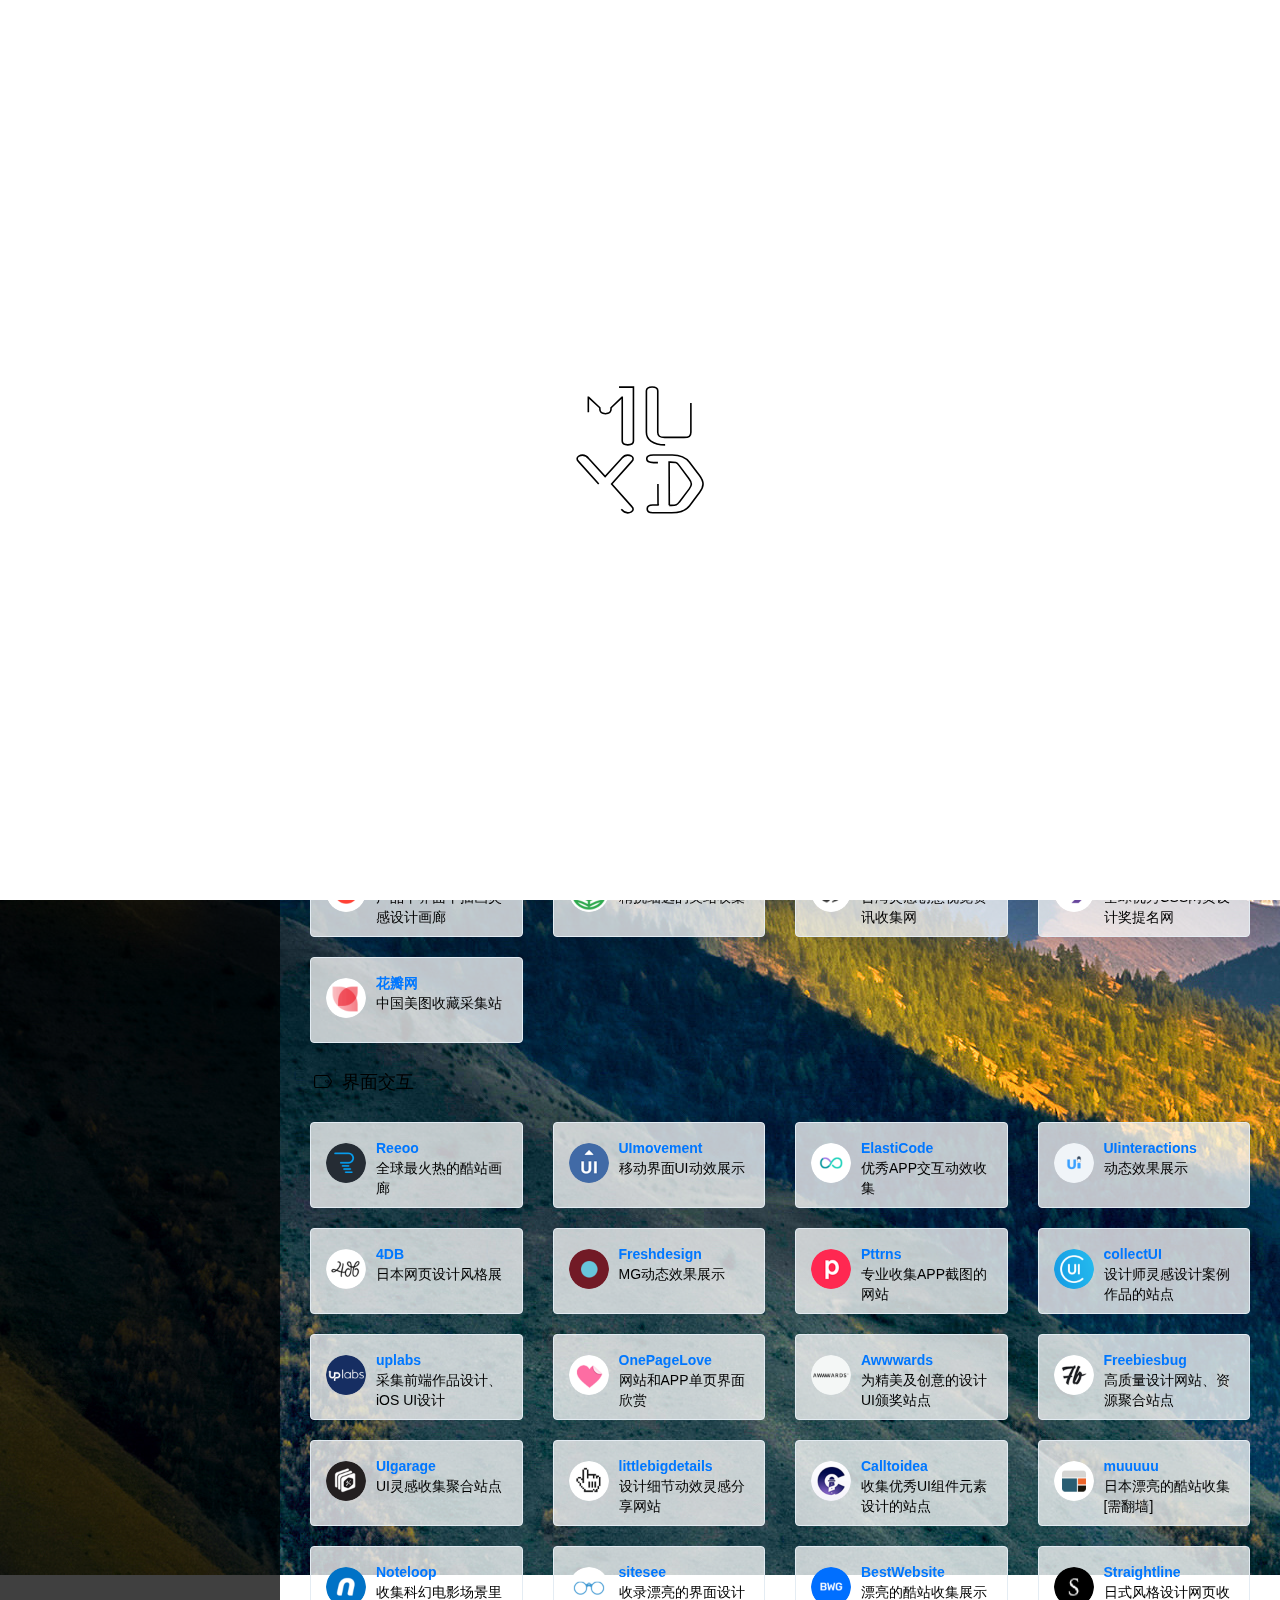
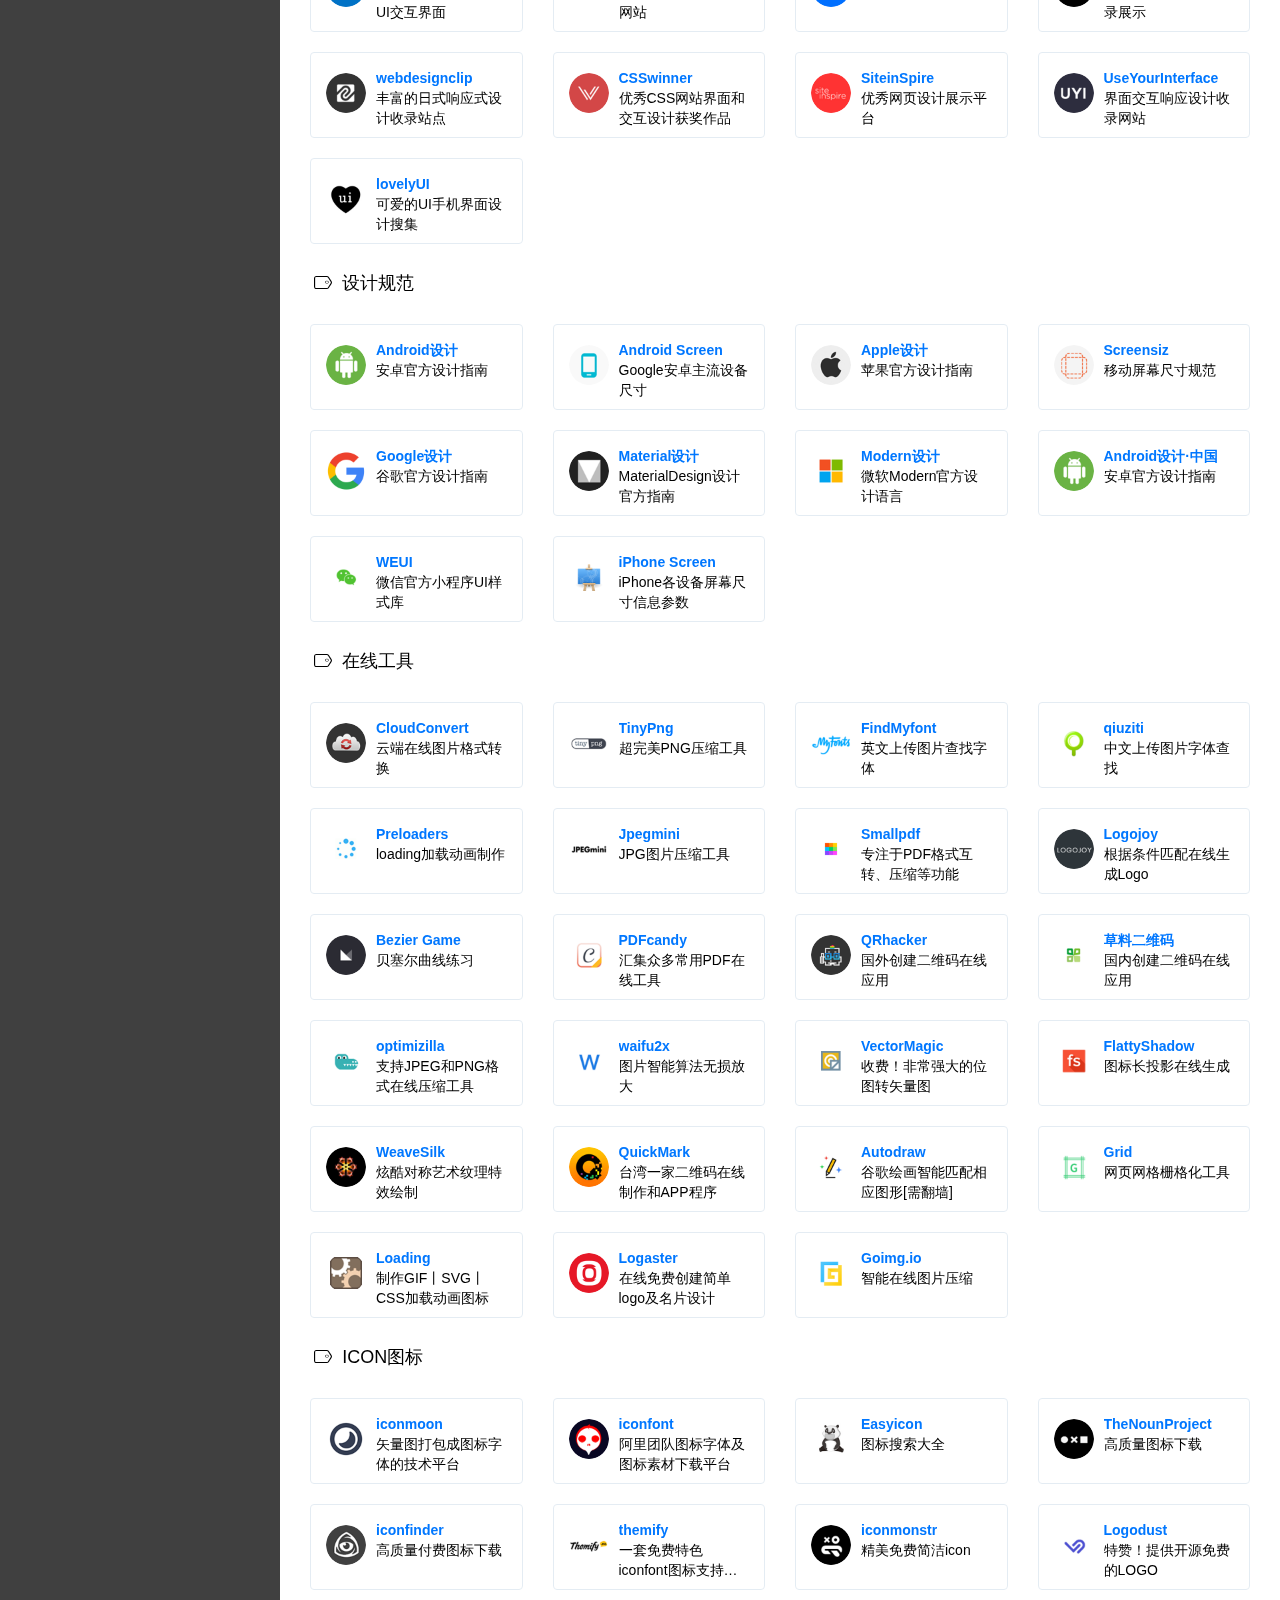
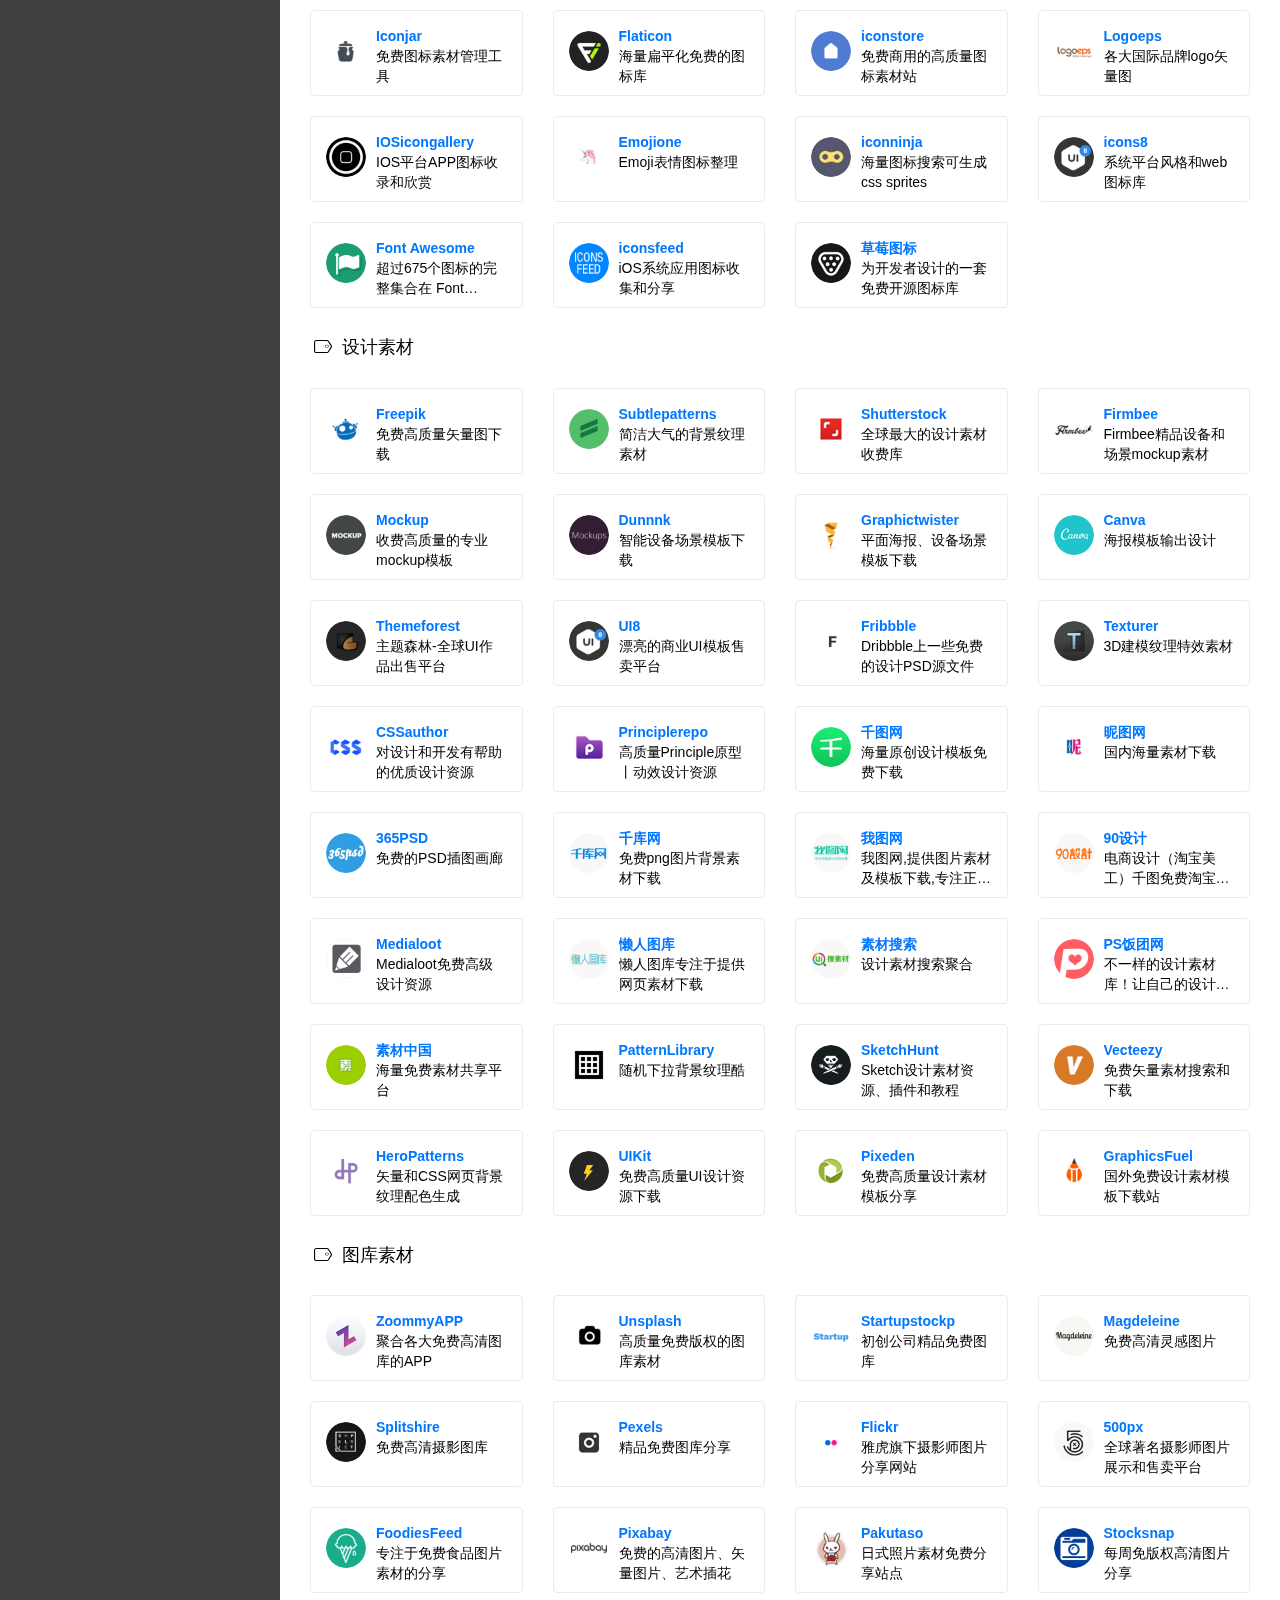
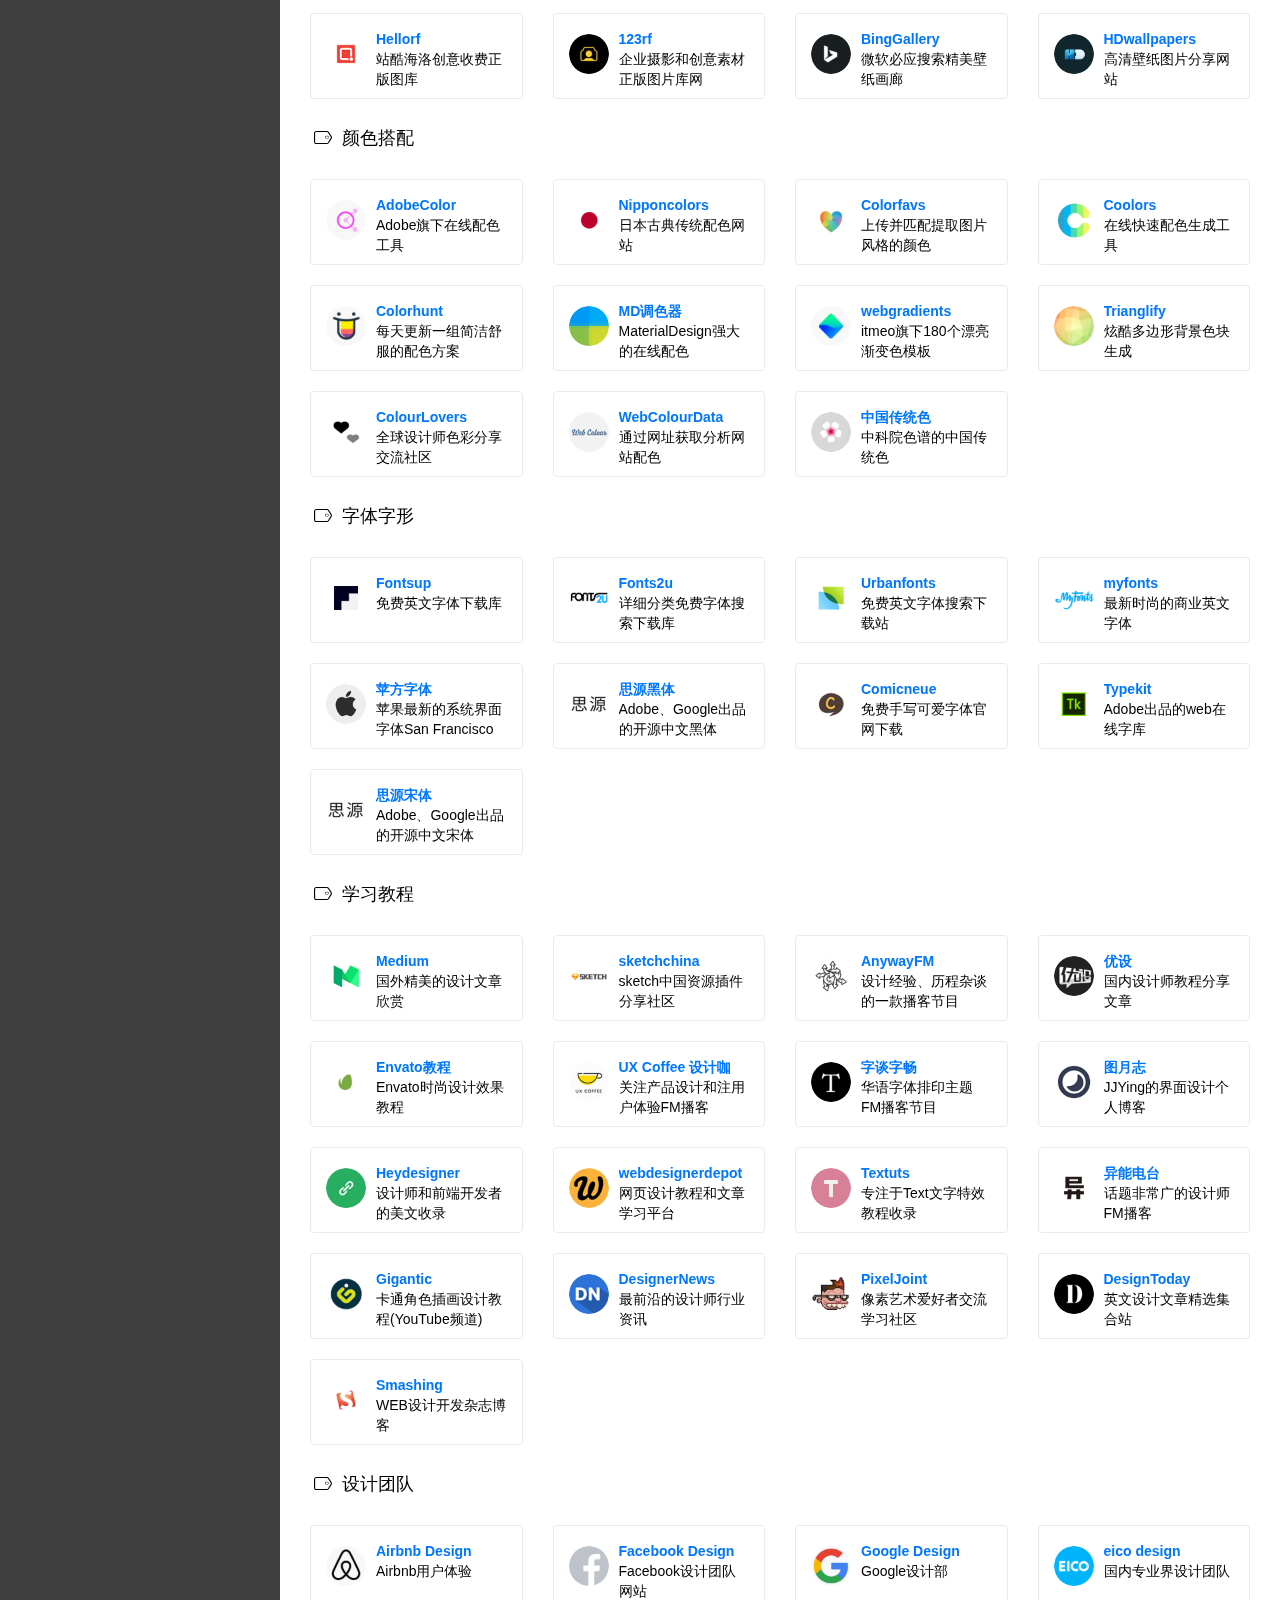
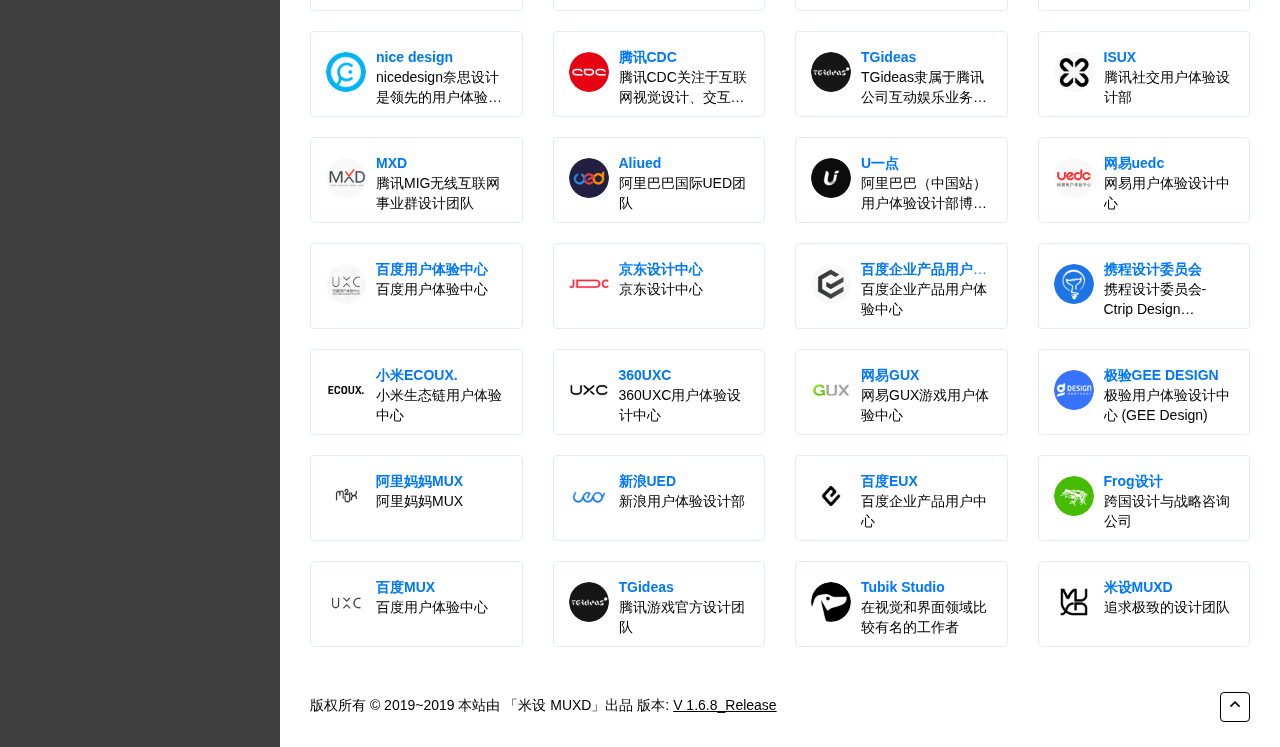
<file: pages/design.html>
<!DOCTYPE html>
<html>

	<head>
		<meta charset="utf-8">
		<meta http-equiv="X-UA-Compatible" content="IE=edge">
		<meta name="viewport" content="width=device-width, initial-scale=1.0" />
		<title>米设MUXD|全能设计导航-设计</title>
		<link rel="shortcut icon" href="../assets/images/favicon.png">
		<link rel="bookmark" type="image/x-icon" href="../assets/images/favicon.png" />

		<meta name="keywords" content="UI设计,UI设计素材,设计导航,网址导航,设计资源,创意导航,创意网站导航,设计师网址大全,设计素材大全,设计师导航,UI设计资源,优秀UI设计欣赏,设计师导航,设计师网址大全,设计师网址导航,产品经理网址导航,交互设计师网址导航">
		<meta name="description" content="收集国内外优秀设计网站、UI设计资源网站、灵感创意网站、素材资源网站，定时更新分享优质产品设计书签。">
		<meta property="og:type" content="article">
		<meta property="og:url" content="">
		<meta property="og:title" content="收集国内外优秀设计网站、UI设计资源网站、灵感创意网站、素材资源网站，定时更新分享优质产品设计书签。">
		<meta property="og:description" content="UI设计,UI设计素材,设计导航,网址导航,设计资源,创意导航,创意网站导航,设计师网址大全,设计素材大全,设计师导航,UI设计资源,优秀UI设计欣赏,设计师导航,设计师网址大全,设计师网址导航,产品经理网址导航,交互设计师网址导航">
		<meta property="og:image" content="../assets/images/logo-bat.svg">
		<meta property="og:site_name" content="收集国内外优秀设计网站、UI设计资源网站、灵感创意网站、素材资源网站，定时更新分享优质产品设计书签。">
		<meta name="twitter:card" content="summary_large_image">
		<meta name="twitter:title" content="收集国内外优秀设计网站、UI设计资源网站、灵感创意网站、素材资源网站，定时更新分享优质产品设计书签。">
		<meta name="twitter:description" content="UI设计,UI设计素材,设计导航,网址导航,设计资源,创意导航,创意网站导航,设计师网址大全,设计素材大全,设计师导航,UI设计资源,优秀UI设计欣赏,设计师导航,设计师网址大全,设计师网址导航,产品经理网址导航,交互设计师网址导航">
		<meta name="twitter:image" content="../assets/images/logo-bat.svg">

		<link rel="stylesheet" href="../assets/css/loader.css" />
		<link rel="stylesheet" href="../assets/css/fonts/linecons/css/linecons.css">
		<link rel="stylesheet" href="../assets/css/fonts/fontawesome-pro/css/all.css">
		<link rel="stylesheet" href="../assets/css/bootstrap.css">
		<link rel="stylesheet" href="../assets/css/xenon-core.css">
		<link rel="stylesheet" href="../assets/css/xenon-components.css">
		<link rel="stylesheet" href="../assets/css/nav.css">
		<script src="../assets/js/jquery-1.11.1.min.js"></script>
		<!-- HTML5 shim and Respond.js IE8 support of HTML5 elements and media queries -->
		<!--[if lt IE 9]>
        <script src="../assets/js/html5shiv.min.js"></script>
        <script src="../assets/js/respond.min.js"></script>
        <![endif]-->        
	</head>
	<body>
		<section class="preloader">
			<div>
				<svg class="anload" version="1.1" xmlns="http://www.w3.org/2000/svg" xmlns:xlink="http://www.w3.org/1999/xlink" x="0px" y="0px" viewBox="0 0 80 80">
					<path class="muxd" d="M26.9,0.7h9v33.7c0,1.5-1,2.4-3.5,2.4s-3.5-0.8-3.5-2.4V7.1h-0.2l-6.8,6.5v0.8c0,1.4-0.8,2.9-3.5,2.9
	                c-2.6,0-3.5-1.3-3.5-2.9v-0.8L7.9,7.1H7.7v27.3c0,1.5-1,2.4-3.5,2.4s-3.5-0.9-3.5-2.5V0.7h9l8.7,8.2L26.9,0.7z"/>
                    <path class="muxd" d="M55.7,36.8c-3.5,0-6.4-0.6-8.9-2.4c-2.4-1.8-2.8-3.3-2.8-5.5V3c0.1-1.6,1.1-2.4,3.6-2.4c2.6,0,3.5,0.8,3.5,2.4
	                v25.9c0,2.6,1.3,3.2,4.3,3.2h12.1c3.2,0,4.3-0.7,4.3-3.2V3c0.2-1.6,1.2-2.4,3.7-2.4s3.5,0.8,3.5,2.4v25.9c0,2.2-0.3,3.8-2.8,5.5
	                c-2.5,1.8-5.3,2.4-8.9,2.4H55.7z"/>
                    <path class="muxd" d="M14.2,61.2L1.5,47.1c-0.5-0.5-0.8-1-0.8-1.7c0-1.3,1.8-2.2,3.4-2.2c2.4,0,3.1,1.2,4.1,2.4l10,11l10-11
	                c1-1.1,1.8-2.4,4.1-2.4c1.8,0,3.4,1,3.4,2.2c0,0.7-0.3,1.2-0.8,1.7L22.3,61.2l12.6,14.2c0.5,0.5,0.8,1,0.8,1.7
	                c0,1.3-1.8,2.2-3.4,2.2c-2.4,0-3.1-1.2-4.1-2.4L18.3,66L8.3,77c-1,1.1-1.8,2.4-4.1,2.4c-1.8,0-3.4-1-3.4-2.2c0-0.7,0.3-1.2,0.8-1.7
	                L14.2,61.2z"/>
                    <path class="muxd" d="M51.2,47.9h-2.7c-2.4,0-4.3-0.6-4.3-2.4c0-1.7,1.9-2.4,4.1-2.4h11.9c5.5,0,8.4,1.5,10.7,4.6l6.3,8.2
	                c1.4,1.9,2.2,3.2,2.2,5.4c0,1.8-0.8,3.4-2.1,5.1L71,74.9c-2.5,3.3-5.7,4.3-11.2,4.3H48c-1.8,0-3.5-0.7-3.5-2.4
	                c0-1.7,1.8-2.4,3.5-2.4h3.3C51.2,74.7,51.2,47.9,51.2,47.9z M58.3,74.6h1.3c3,0,3.7-0.3,4.9-2l6.3-8.3c0.8-1.1,1.3-1.8,1.3-3
	                c0-1.6-0.8-2.5-1.8-3.8l-5.9-7.9c-1.5-2-2.2-2-5.4-2h-0.8L58.3,74.6L58.3,74.6z"/>
				</svg>
			</div>
		</section>
		<div class="page-body">
			<div class="page-container">
				<div class="sidebar-menu toggle-others fixed">
					<div class="sidebar-menu-inner">
						<header class="logo-env">
							<div class="logo">
								<a  href="../index.html"class="logo-expanded">
									<img src="../assets/images/logo-nav.svg" width="100%" alt="" />
								</a>
								<a href="../index.html" class="logo-collapsed">
									<img src="../assets/images/logo-collapsed@2x.svg" width="40" alt="" />
								</a>
							</div>
							<div class="mobile-menu-toggle visible-xs">
								<a href="#" data-toggle="mobile-menu">
									<i class="far fa-bars"></i>
								</a>
							</div>
						</header>
						<ul id="main-menu" class="main-menu">
							<li>
								<a href="#热门推荐" class="smooth">
									<i class="fal fa-fire sudv"></i>
									<span class="title">热门推荐</span>
								</a>
							</li>
							<li>
								<a href="#灵感采集" class="smooth">
									<i class="fal fa-lightbulb sudv"></i>
									<span class="title">灵感采集</span>
								</a>
							</li>
							<li>
								<a href="#界面交互" class="smooth">
									<i class="fal fa-mobile-android sudv"></i>
									<span class="title">界面交互</span>
								</a>
							</li>
							<li>
								<a href="#设计规范" class="smooth">
									<i class="fal fa-file-signature sudv"></i>
									<span class="title">设计规范</span>
								</a>
							</li>
							<li>
								<a href="#在线工具" class="smooth">
									<i class="fal fa-tools sudv"></i>
									<span class="title">在线工具</span>
								</a>
							</li>
							<li>
								<a href="#icon图标" class="smooth">
									<i class="fal fa-fingerprint sudv"></i>
									<span class="title">ICON图标</span>
								</a>
							</li>
							<li>
								<a href="#设计素材"class="smooth">
									<i class="fal fa-magic sudv"></i>
									<span class="title">设计素材</span>
								</a>
							</li>
							<li>
								<a href="#图库素材" class="smooth">
									<i class="fal fa-image sudv"></i>
									<span class="title">图库素材</span>
								</a>
							</li>
							<li>
								<a href="#颜色搭配" class="smooth">
									<i class="fal fa-palette sudv"></i>
									<span class="title">颜色搭配</span>
								</a>
							</li>
							<li>
								<a href="#字体字形" class="smooth">
									<i class="fal fa-language sudv"></i>
									<span class="title">字体字形</span>
								</a>
							</li>
							<li>
								<a href="#学习教程" class="smooth">
									<i class="fal fa-books sudv"></i>
									<span class="title">学习教程</span>
								</a>
							</li>
							<li>
								<a href="#设计团队" class="smooth">
									<i class="fal fa-users sudv"></i>
									<span class="title">设计团队</span>
								</a>
							</li>
							<li>
								<a>
									<i class="fal fa-window-alt sudv"></i>
									<span class="title">其他页面</span>
								</a>
								<ul>
									<li onclick="window.open('../index.html','_self')">
										<a href="#" class="smooth">
											<span class="title">返回首页</span>
										</a>
									</li>
									<li onclick="window.open('develop.html','_self')">
										<a href="#" class="smooth">
											<span class="title">前端专题</span>
										</a>
									</li>
									<li onclick="window.open('product.html','_self')">
										<a href="#" class="smooth">
											<span class="title">产品专题</span>
										</a>
									</li>
									<li onclick="window.open('operate.html','_self')">
										<a href="#" class="smooth">
											<span class="title">运营专题</span>
										</a>
									</li>
									<li onclick="window.open('other.html','_self')">
										<a href="#" class="smooth">
											<span class="title">后端专题</span>
										</a>
									</li>
									<li onclick="window.open('other.html','_self')">
										<a href="#" class="smooth">
											<span class="title">资讯专题</span>
										</a>
									</li>
									<li onclick="window.open('other.html','_self')">
										<a href="#" class="smooth">
											<span class="title">工具专题</span>
										</a>
									</li>
								</ul>
							</li>
							<li>
								<a href="about.html">
									<i class="fal fa-user-secret sudv"></i>
									<span class="tooltip-blue">关于米设MUXD</span>
								</a>
							</li>
						</ul>
					</div>
				</div>
				<div class="main-content">
					<nav class="navbar user-info-navbar" role="navigation">
						<ul class="user-info-menu left-links list-inline list-unstyled">
							<li class="hidden-sm hidden-xs">
								<a href="#" data-toggle="sidebar">
									<i class="fa-bars"></i>
								</a>
							</li>
						</ul>
					</nav>
					<h4 class="text-black"><i class="linecons-tag" id="热门推荐"></i>热门推荐</h4>
					<div class="row">
						<div class="col-sm-3">
							<div class="xe-widget xe-conversations box2 label-info" onclick="window.open('https://dribbble.com/', '_blank')" data-toggle="tooltip" data-placement="bottom" title="" data-original-title="https://dribbble.com/">
								<div class="xe-comment-entry">
									<a class="xe-user-img">
										<img src="../assets/images/logos/dribbble.png" class="img-circle" width="40">
									</a>
									<div class="xe-comment">
										<a href="#" class="xe-user-name overflowClip_1">
											<strong>Dribbble</strong>
										</a>
										<p class="overflowClip_2">全球UI设计师作品秀社区</p>
									</div>
								</div>
							</div>
						</div>
						<div class="col-sm-3">
							<div class="xe-widget xe-conversations box2 label-info" onclick="window.open('https://www.behance.net/', '_blank')" data-toggle="tooltip" data-placement="bottom" title="" data-original-title="https://www.behance.net/">
								<div class="xe-comment-entry">
									<a class="xe-user-img">
										<img src="../assets/images/logos/behance.png" class="img-circle" width="40">
									</a>
									<div class="xe-comment">
										<a href="#" class="xe-user-name overflowClip_1">
											<strong>Behance</strong>
										</a>
										<p class="overflowClip_2">Adobe旗下设计师创意视觉社区</p>
									</div>
								</div>
							</div>
						</div>
						<div class="col-sm-3">
							<div class="xe-widget xe-conversations box2 label-info" onclick="window.open('http://logopond.com/', '_blank')" data-toggle="tooltip" data-placement="bottom" title="" data-original-title="http://logopond.com/">
								<div class="xe-comment-entry">
									<a class="xe-user-img">
										<img src="../assets/images/logos/logopond.png" class="img-circle" width="40">
									</a>
									<div class="xe-comment">
										<a href="#" class="xe-user-name overflowClip_1">
											<strong>Logopond</strong>
										</a>
										<p class="overflowClip_2">国外LOGO展示社区</p>
									</div>
								</div>
							</div>
						</div>
						<div class="col-sm-3">
							<div class="xe-widget xe-conversations box2 label-info" onclick="window.open('https://ello.co/', '_blank')" data-toggle="tooltip" data-placement="bottom" title="" data-original-title="https://ello.co/">
								<div class="xe-comment-entry">
									<a class="xe-user-img">
										<img src="../assets/images/logos/ello.png" class="img-circle" width="40">
									</a>
									<div class="xe-comment">
										<a href="#" class="xe-user-name overflowClip_1">
											<strong>Ello</strong>
										</a>
										<p class="overflowClip_2">创意工作者网络社区和资讯</p>
									</div>
								</div>
							</div>
						</div>
					</div>
					<div class="row">
						<div class="col-sm-3">
							<div class="xe-widget xe-conversations box2 label-info" onclick="window.open('http://www.myfonts.com/', '_blank')" data-toggle="tooltip" data-placement="bottom" title="" data-original-title="http://www.myfonts.com/">
								<div class="xe-comment-entry">
									<a class="xe-user-img">
										<img src="../assets/images/logos/myfonts.png" class="img-circle" width="40">
									</a>
									<div class="xe-comment">
										<a href="#" class="xe-user-name overflowClip_1">
											<strong>MyFont</strong>
										</a>
										<p class="overflowClip_2">最新时尚的商业英文字体</p>
									</div>
								</div>
							</div>
						</div>
						<div class="col-sm-3">
							<div class="xe-widget xe-conversations box2 label-info" onclick="window.open('http://www.zcool.com.cn/', '_blank')" data-toggle="tooltip" data-placement="bottom" title="" data-original-title="http://www.zcool.com.cn/">
								<div class="xe-comment-entry">
									<a class="xe-user-img">
										<img src="../assets/images/logos/zool.png" class="img-circle" width="40">
									</a>
									<div class="xe-comment">
										<a href="#" class="xe-user-name overflowClip_1">
											<strong>站酷</strong>
										</a>
										<p class="overflowClip_2">国内综合设计展示平台</p>
									</div>
								</div>
							</div>
						</div>
						<div class="col-sm-3">
							<div class="xe-widget xe-conversations box2 label-info" onclick="window.open('http://www.ui.cn/', '_blank')" data-toggle="tooltip" data-placement="bottom" title="" data-original-title="http://www.ui.cn/">
								<div class="xe-comment-entry">
									<a class="xe-user-img">
										<img src="../assets/images/logos/ui.cn.png" class="img-circle" width="40">
									</a>
									<div class="xe-comment">
										<a href="#" class="xe-user-name overflowClip_1">
											<strong>UI中国</strong>
										</a>
										<p class="overflowClip_2">中国UI设计展示新秀</p>
									</div>
								</div>
							</div>
						</div>
						<div class="col-sm-3">
							<div class="xe-widget xe-conversations box2 label-info" onclick="window.open('https://sketchfab.com/', '_blank')" data-toggle="tooltip" data-placement="bottom" title="" data-original-title="https://sketchfab.com/">
								<div class="xe-comment-entry">
									<a class="xe-user-img">
										<img src="../assets/images/logos/sketchfab.png" class="img-circle" width="40">
									</a>
									<div class="xe-comment">
										<a href="#" class="xe-user-name overflowClip_1">
											<strong>Sketchfab</strong>
										</a>
										<p class="overflowClip_2">全球最极致3D设计模型在线展示平台</p>
									</div>
								</div>
							</div>
						</div>
					</div>
					<div class="row">
						<div class="col-sm-3">
							<div class="xe-widget xe-conversations box2 label-info" onclick="window.open('https://color.adobe.com/', '_blank')" data-toggle="tooltip" data-placement="bottom" title="" data-original-title="https://color.adobe.com/">
								<div class="xe-comment-entry">
									<a class="xe-user-img">
										<img src="../assets/images/logos/AdobeColorCC.png" class="img-circle" width="40">
									</a>
									<div class="xe-comment">
										<a href="#" class="xe-user-name overflowClip_1">
											<strong>AdobeColor</strong>
										</a>
										<p class="overflowClip_2">非常便捷的在线配色网站</p>
									</div>
								</div>
							</div>
						</div>
						<div class="col-sm-3">
							<div class="xe-widget xe-conversations box2 label-info" onclick="window.open('http://lapa.ninja/', '_blank')" data-toggle="tooltip" data-placement="bottom" title="" data-original-title="http://lapa.ninja/">
								<div class="xe-comment-entry">
									<a class="xe-user-img">
										<img src="../assets/images/logos/lapa.png" class="img-circle" width="40">
									</a>
									<div class="xe-comment">
										<a href="#" class="xe-user-name overflowClip_1">
											<strong>lapa</strong>
										</a>
										<p class="overflowClip_2">优秀LandingPage落地页收集</p>
									</div>
								</div>
							</div>
						</div>
						<div class="col-sm-3">
							<div class="xe-widget xe-conversations box2 label-info" onclick="window.open('http://sketch.im/', '_blank')" data-toggle="tooltip" data-placement="bottom" title="" data-original-title="http://sketch.im/">
								<div class="xe-comment-entry">
									<a class="xe-user-img">
										<img src="../assets/images/logos/sketchim.png" class="img-circle" width="40">
									</a>
									<div class="xe-comment">
										<a href="#" class="xe-user-name overflowClip_1">
											<strong>Sketch.im</strong>
										</a>
										<p class="overflowClip_2">国内不错的Sketch站点资源</p>
									</div>
								</div>
							</div>
						</div>
						<div class="col-sm-3">
							<div class="xe-widget xe-conversations box2 label-info" onclick="window.open('http://www.fubiz.net/', '_blank')" data-toggle="tooltip" data-placement="bottom" title="" data-original-title="http://www.fubiz.net/">
								<div class="xe-comment-entry">
									<a class="xe-user-img">
										<img src="../assets/images/logos/fubiz.png" class="img-circle" width="40">
									</a>
									<div class="xe-comment">
										<a href="#" class="xe-user-name overflowClip_1">
											<strong>Fubiz</strong>
										</a>
										<p class="overflowClip_2">法国每日新鲜创意灵感分享</p>
									</div>
								</div>
							</div>
						</div>
					</div>
					<div class="row">
						<div class="col-sm-3">
							<div class="xe-widget xe-conversations box2 label-info" onclick="window.open('http://uigradients.com/', '_blank')" data-toggle="tooltip" data-placement="bottom" title="" data-original-title="http://uigradients.com/">
								<div class="xe-comment-entry">
									<a class="xe-user-img">
										<img src="../assets/images/logos/uigradients.png" class="img-circle" width="40">
									</a>
									<div class="xe-comment">
										<a href="#" class="xe-user-name overflowClip_1">
											<strong>UIgradients</strong>
										</a>
										<p class="overflowClip_2">简洁舒服的渐变配色</p>
									</div>
								</div>
							</div>
						</div>
						<div class="col-sm-3">
							<div class="xe-widget xe-conversations box2 label-info" onclick="window.open('https://vimeo.com/categories/animation', '_blank')" data-toggle="tooltip" data-placement="bottom" title="" data-original-title="https://vimeo.com/categories/animation">
								<div class="xe-comment-entry">
									<a class="xe-user-img">
										<img src="../assets/images/logos/vimeo.png" class="img-circle" width="40">
									</a>
									<div class="xe-comment">
										<a href="#" class="xe-user-name overflowClip_1">
											<strong>Vimeo动画</strong>
										</a>
										<p class="overflowClip_2">视频分享平台创意动画频道[需要翻墙]</p>
									</div>
								</div>
							</div>
						</div>
						<div class="col-sm-3">
							<div class="xe-widget xe-conversations box2 label-info" onclick="window.open('http://mymodernmet.com/', '_blank')" data-toggle="tooltip" data-placement="bottom" title="" data-original-title="http://mymodernmet.com/">
								<div class="xe-comment-entry">
									<a class="xe-user-img">
										<img src="../assets/images/logos/mymodernmet.png" class="img-circle" width="40">
									</a>
									<div class="xe-comment">
										<a href="#" class="xe-user-name overflowClip_1">
											<strong>MyModernMet</strong>
										</a>
										<p class="overflowClip_2">视觉创意和艺术爱好者网站</p>
									</div>
								</div>
							</div>
						</div>
						<div class="col-sm-3">
							<div class="xe-widget xe-conversations box2 label-info" onclick="window.open('https://cartrdge.com/', '_blank')" data-toggle="tooltip" data-placement="bottom" title="" data-original-title="https://cartrdge.com/">
								<div class="xe-comment-entry">
									<a class="xe-user-img">
										<img src="../assets/images/logos/cartrdge.png" class="img-circle" width="40">
									</a>
									<div class="xe-comment">
										<a href="#" class="xe-user-name overflowClip_1">
											<strong>Cartrdge</strong>
										</a>
										<p class="overflowClip_2">游戏素材项目分享社区</p>
									</div>
								</div>
							</div>
						</div>
					</div>
					<br />
					<h4 class="text-black"><i class="linecons-tag" id="灵感采集"></i>灵感采集</h4>
					<div class="row">
						<div class="col-sm-3">
							<div class="xe-widget xe-conversations box2 label-info" onclick="window.open('http://muz.li/', '_blank')" data-toggle="tooltip" data-placement="bottom" title="" data-original-title="http://muz.li/">
								<div class="xe-comment-entry">
									<a class="xe-user-img">
										<img src="../assets/images/logos/muzli.png" class="img-circle" width="40">
									</a>
									<div class="xe-comment">
										<a href="#" class="xe-user-name overflowClip_1">
											<strong>Muzli</strong>
										</a>
										<p class="overflowClip_2">设计灵感资源聚合</p>
									</div>
								</div>
							</div>
						</div>
						<div class="col-sm-3">
							<div class="xe-widget xe-conversations box2 label-info" onclick="window.open('https://www.pinterest.com/', '_blank')" data-toggle="tooltip" data-placement="bottom" title="" data-original-title="https://www.pinterest.com/">
								<div class="xe-comment-entry">
									<a class="xe-user-img">
										<img src="../assets/images/logos/pinterest.png" class="img-circle" width="40">
									</a>
									<div class="xe-comment">
										<a href="#" class="xe-user-name overflowClip_1">
											<strong>Pinterest</strong>
										</a>
										<p class="overflowClip_2">全球美图收藏采集站</p>
									</div>
								</div>
							</div>
						</div>
						<div class="col-sm-3">
							<div class="xe-widget xe-conversations box2 label-info" onclick="window.open('http://usepanda.com/app/', '_blank')" data-toggle="tooltip" data-placement="bottom" title="" data-original-title="http://usepanda.com/app/">
								<div class="xe-comment-entry">
									<a class="xe-user-img">
										<img src="../assets/images/logos/panda.png" class="img-circle" width="40">
									</a>
									<div class="xe-comment">
										<a href="#" class="xe-user-name overflowClip_1">
											<strong>Panda</strong>
										</a>
										<p class="overflowClip_2">设计作品和资讯文摘订阅平台</p>
									</div>
								</div>
							</div>
						</div>
						<div class="col-sm-3">
							<div class="xe-widget xe-conversations box2 label-info" onclick="window.open('http://theinspirationgrid.com/', '_blank')" data-toggle="tooltip" data-placement="bottom" title="" data-original-title="http://theinspirationgrid.com/">
								<div class="xe-comment-entry">
									<a class="xe-user-img">
										<img src="../assets/images/logos/theinspirationgrid.png" class="img-circle" width="40">
									</a>
									<div class="xe-comment">
										<a href="#" class="xe-user-name overflowClip_1">
											<strong>SpirationGrid</strong>
										</a>
										<p class="overflowClip_2">创意灵感收录集合</p>
									</div>
								</div>
							</div>
						</div>
					</div>
					<div class="row">
						<div class="col-sm-3">
							<div class="xe-widget xe-conversations box2 label-info" onclick="window.open('https://thefwa.com/', '_blank')" data-toggle="tooltip" data-placement="bottom" title="" data-original-title="https://thefwa.com/">
								<div class="xe-comment-entry">
									<a class="xe-user-img">
										<img src="../assets/images/logos/thefwa.png" class="img-circle" width="40">
									</a>
									<div class="xe-comment">
										<a href="#" class="xe-user-name overflowClip_1">
											<strong>FWA</strong>
										</a>
										<p class="overflowClip_2">创意媒体艺术设计作品展</p>
									</div>
								</div>
							</div>
						</div>
						<div class="col-sm-3">
							<div class="xe-widget xe-conversations box2 label-info" onclick="window.open('http://www.deviantart.com/', '_blank')" data-toggle="tooltip" data-placement="bottom" title="" data-original-title="http://www.deviantart.com/">
								<div class="xe-comment-entry">
									<a class="xe-user-img">
										<img src="../assets/images/logos/deviantart.png" class="img-circle" width="40">
									</a>
									<div class="xe-comment">
										<a href="#" class="xe-user-name overflowClip_1">
											<strong>Deviantart</strong>
										</a>
										<p class="overflowClip_2">分享各类艺术创作的设计社区</p>
									</div>
								</div>
							</div>
						</div>
						<div class="col-sm-3">
							<div class="xe-widget xe-conversations box2 label-info" onclick="window.open('http://365awesomedesigners.com/', '_blank')" data-toggle="tooltip" data-placement="bottom" title="" data-original-title="http://365awesomedesigners.com/">
								<div class="xe-comment-entry">
									<a class="xe-user-img">
										<img src="../assets/images/logos/365awesomedesigners.png" class="img-circle" width="40">
									</a>
									<div class="xe-comment">
										<a href="#" class="xe-user-name overflowClip_1">
											<strong>365designers</strong>
										</a>
										<p class="overflowClip_2">365天每天推荐一个设计师作品</p>
									</div>
								</div>
							</div>
						</div>
						<div class="col-sm-3">
							<div class="xe-widget xe-conversations box2 label-info" onclick="window.open('http://abduzeedo.com/', '_blank')" data-toggle="tooltip" data-placement="bottom" title="" data-original-title="http://abduzeedo.com/">
								<div class="xe-comment-entry">
									<a class="xe-user-img">
										<img src="../assets/images/logos/abduzeedo.png" class="img-circle" width="40">
									</a>
									<div class="xe-comment">
										<a href="#" class="xe-user-name overflowClip_1">
											<strong>abduzeedo</strong>
										</a>
										<p class="overflowClip_2">创意灵感和教程的设计博客</p>
									</div>
								</div>
							</div>
						</div>
					</div>
					<div class="row">
						<div class="col-sm-3">
							<div class="xe-widget xe-conversations box2 label-info" onclick="window.open('http://bestfolios.com/main', '_blank')" data-toggle="tooltip" data-placement="bottom" title="" data-original-title="http://bestfolios.com/main">
								<div class="xe-comment-entry">
									<a class="xe-user-img">
										<img src="../assets/images/logos/bestfolios.png" class="img-circle" width="40">
									</a>
									<div class="xe-comment">
										<a href="#" class="xe-user-name overflowClip_1">
											<strong>Bestfolios</strong>
										</a>
										<p class="overflowClip_2">产品丨界面丨插画灵感设计画廊</p>
									</div>
								</div>
							</div>
						</div>
						<div class="col-sm-3">
							<div class="xe-widget xe-conversations box2 label-info" onclick="window.open('https://land-book.com/', '_blank')" data-toggle="tooltip" data-placement="bottom" title="" data-original-title="https://land-book.com/">
								<div class="xe-comment-entry">
									<a class="xe-user-img">
										<img src="../assets/images/logos/land-book.png" class="img-circle" width="40">
									</a>
									<div class="xe-comment">
										<a href="#" class="xe-user-name overflowClip_1">
											<strong>Land-book</strong>
										</a>
										<p class="overflowClip_2">精挑细选的美站收集</p>
									</div>
								</div>
							</div>
						</div>
						<div class="col-sm-3">
							<div class="xe-widget xe-conversations box2 label-info" onclick="window.open('https://www.mydesy.com/', '_blank')" data-toggle="tooltip" data-placement="bottom" title="" data-original-title="https://www.mydesy.com/">
								<div class="xe-comment-entry">
									<a class="xe-user-img">
										<img src="../assets/images/logos/mydesy.png" class="img-circle" width="40">
									</a>
									<div class="xe-comment">
										<a href="#" class="xe-user-name overflowClip_1">
											<strong>淘靈感</strong>
										</a>
										<p class="overflowClip_2">台湾灵感创意视觉资讯收集网</p>
									</div>
								</div>
							</div>
						</div>
						<div class="col-sm-3">
							<div class="xe-widget xe-conversations box2 label-info" onclick="window.open('http://www.cssdesignawards.com/', '_blank')" data-toggle="tooltip" data-placement="bottom" title="" data-original-title="http://www.cssdesignawards.com/">
								<div class="xe-comment-entry">
									<a class="xe-user-img">
										<img src="../assets/images/logos/cssdesignawards.png" class="img-circle" width="40">
									</a>
									<div class="xe-comment">
										<a href="#" class="xe-user-name overflowClip_1">
											<strong>CSS设计奖</strong>
										</a>
										<p class="overflowClip_2">全球优秀CSS网页设计奖提名网</p>
									</div>
								</div>
							</div>
						</div>
					</div>
					<div class="row">
						<div class="col-sm-3">
							<div class="xe-widget xe-conversations box2 label-info" onclick="window.open('http://huaban.com/', '_blank')" data-toggle="tooltip" data-placement="bottom" title="" data-original-title="http://huaban.com/">
								<div class="xe-comment-entry">
									<a class="xe-user-img">
										<img src="../assets/images/logos/huaban.png" class="img-circle" width="40">
									</a>
									<div class="xe-comment">
										<a href="#" class="xe-user-name overflowClip_1">
											<strong>花瓣网</strong>
										</a>
										<p class="overflowClip_2">中国美图收藏采集站</p>
									</div>
								</div>
							</div>
						</div>
					</div>
					<br />
					<h4 class="text-black"><i class="linecons-tag" id="界面交互"></i>界面交互</h4>
					<div class="row">
						<div class="col-sm-3">
							<div class="xe-widget xe-conversations box2 label-info" onclick="window.open('http://reeoo.com/', '_blank')" data-toggle="tooltip" data-placement="bottom" title="" data-original-title="http://reeoo.com/">
								<div class="xe-comment-entry">
									<a class="xe-user-img">
										<img src="../assets/images/logos/reeoo.png" class="img-circle" width="40">
									</a>
									<div class="xe-comment">
										<a href="#" class="xe-user-name overflowClip_1">
											<strong>Reeoo</strong>
										</a>
										<p class="overflowClip_2">全球最火热的酷站画廊</p>
									</div>
								</div>
							</div>
						</div>
						<div class="col-sm-3">
							<div class="xe-widget xe-conversations box2 label-info" onclick="window.open('https://uimovement.com/', '_blank')" data-toggle="tooltip" data-placement="bottom" title="" data-original-title="https://uimovement.com/">
								<div class="xe-comment-entry">
									<a class="xe-user-img">
										<img src="../assets/images/logos/uimovement.png" class="img-circle" width="40">
									</a>
									<div class="xe-comment">
										<a href="#" class="xe-user-name overflowClip_1">
											<strong>UImovement</strong>
										</a>
										<p class="overflowClip_2">移动界面UI动效展示</p>
									</div>
								</div>
							</div>
						</div>
						<div class="col-sm-3">
							<div class="xe-widget xe-conversations box2 label-info" onclick="window.open('http://www.elasticode.com/allapps.php', '_blank')" data-toggle="tooltip" data-placement="bottom" title="" data-original-title="http://www.elasticode.com/allapps.php">
								<div class="xe-comment-entry">
									<a class="xe-user-img">
										<img src="../assets/images/logos/elasticode.png" class="img-circle" width="40">
									</a>
									<div class="xe-comment">
										<a href="#" class="xe-user-name overflowClip_1">
											<strong>ElastiCode</strong>
										</a>
										<p class="overflowClip_2">优秀APP交互动效收集</p>
									</div>
								</div>
							</div>
						</div>
						<div class="col-sm-3">
							<div class="xe-widget xe-conversations box2 label-info" onclick="window.open('https://uiinteractions.com/', '_blank')" data-toggle="tooltip" data-placement="bottom" title="" data-original-title="https://uiinteractions.com/">
								<div class="xe-comment-entry">
									<a class="xe-user-img">
										<img src="../assets/images/logos/uiinteractions.png" class="img-circle" width="40">
									</a>
									<div class="xe-comment">
										<a href="#" class="xe-user-name overflowClip_1">
											<strong>UIinteractions</strong>
										</a>
										<p class="overflowClip_2">动态效果展示</p>
									</div>
								</div>
							</div>
						</div>
					</div>
					<div class="row">
						<div class="col-sm-3">
							<div class="xe-widget xe-conversations box2 label-info" onclick="window.open('http://4db.cc/', '_blank')" data-toggle="tooltip" data-placement="bottom" title="" data-original-title="http://4db.cc/">
								<div class="xe-comment-entry">
									<a class="xe-user-img">
										<img src="../assets/images/logos/4db.png" class="img-circle" width="40">
									</a>
									<div class="xe-comment">
										<a href="#" class="xe-user-name overflowClip_1">
											<strong>4DB</strong>
										</a>
										<p class="overflowClip_2">日本网页设计风格展</p>
									</div>
								</div>
							</div>
						</div>
						<div class="col-sm-3">
							<div class="xe-widget xe-conversations box2 label-info" onclick="window.open('http://freshdesign.io/', '_blank')" data-toggle="tooltip" data-placement="bottom" title="" data-original-title="http://freshdesign.io/">
								<div class="xe-comment-entry">
									<a class="xe-user-img">
										<img src="../assets/images/logos/freshdesign.png" class="img-circle" width="40">
									</a>
									<div class="xe-comment">
										<a href="#" class="xe-user-name overflowClip_1">
											<strong>Freshdesign</strong>
										</a>
										<p class="overflowClip_2">MG动态效果展示</p>
									</div>
								</div>
							</div>
						</div>
						<div class="col-sm-3">
							<div class="xe-widget xe-conversations box2 label-info" onclick="window.open('http://pttrns.com/', '_blank')" data-toggle="tooltip" data-placement="bottom" title="" data-original-title="http://pttrns.com/">
								<div class="xe-comment-entry">
									<a class="xe-user-img">
										<img src="../assets/images/logos/pttrns.png" class="img-circle" width="40">
									</a>
									<div class="xe-comment">
										<a href="#" class="xe-user-name overflowClip_1">
											<strong>Pttrns</strong>
										</a>
										<p class="overflowClip_2">专业收集APP截图的网站</p>
									</div>
								</div>
							</div>
						</div>
						<div class="col-sm-3">
							<div class="xe-widget xe-conversations box2 label-info" onclick="window.open('http://collectui.com/', '_blank')" data-toggle="tooltip" data-placement="bottom" title="" data-original-title="http://collectui.com/">
								<div class="xe-comment-entry">
									<a class="xe-user-img">
										<img src="../assets/images/logos/CollectUI.png" class="img-circle" width="40">
									</a>
									<div class="xe-comment">
										<a href="#" class="xe-user-name overflowClip_1">
											<strong>collectUI</strong>
										</a>
										<p class="overflowClip_2">设计师灵感设计案例作品的站点</p>
									</div>
								</div>
							</div>
						</div>
					</div>
					<div class="row">
						<div class="col-sm-3">
							<div class="xe-widget xe-conversations box2 label-info" onclick="window.open('https://www.uplabs.com/', '_blank')" data-toggle="tooltip" data-placement="bottom" title="" data-original-title="https://www.uplabs.com/">
								<div class="xe-comment-entry">
									<a class="xe-user-img">
										<img src="../assets/images/logos/uplabs.png" class="img-circle" width="40">
									</a>
									<div class="xe-comment">
										<a href="#" class="xe-user-name overflowClip_1">
											<strong>uplabs</strong>
										</a>
										<p class="overflowClip_2">采集前端作品设计、iOS UI设计</p>
									</div>
								</div>
							</div>
						</div>
						<div class="col-sm-3">
							<div class="xe-widget xe-conversations box2 label-info" onclick="window.open('https://onepagelove.com/', '_blank')" data-toggle="tooltip" data-placement="bottom" title="" data-original-title="https://onepagelove.com/">
								<div class="xe-comment-entry">
									<a class="xe-user-img">
										<img src="../assets/images/logos/onepagelove.png" class="img-circle" width="40">
									</a>
									<div class="xe-comment">
										<a href="#" class="xe-user-name overflowClip_1">
											<strong>OnePageLove</strong>
										</a>
										<p class="overflowClip_2">网站和APP单页界面欣赏</p>
									</div>
								</div>
							</div>
						</div>
						<div class="col-sm-3">
							<div class="xe-widget xe-conversations box2 label-info" onclick="window.open('http://www.awwwards.com/', '_blank')" data-toggle="tooltip" data-placement="bottom" title="" data-original-title="http://www.awwwards.com/">
								<div class="xe-comment-entry">
									<a class="xe-user-img">
										<img src="../assets/images/logos/awwwards.png" class="img-circle" width="40">
									</a>
									<div class="xe-comment">
										<a href="#" class="xe-user-name overflowClip_1">
											<strong>Awwwards</strong>
										</a>
										<p class="overflowClip_2">为精美及创意的设计UI颁奖站点</p>
									</div>
								</div>
							</div>
						</div>
						<div class="col-sm-3">
							<div class="xe-widget xe-conversations box2 label-info" onclick="window.open('http://freebiesbug.com/', '_blank')" data-toggle="tooltip" data-placement="bottom" title="" data-original-title="http://freebiesbug.com/">
								<div class="xe-comment-entry">
									<a class="xe-user-img">
										<img src="../assets/images/logos/freebiesbug.png" class="img-circle" width="40">
									</a>
									<div class="xe-comment">
										<a href="#" class="xe-user-name overflowClip_1">
											<strong>Freebiesbug</strong>
										</a>
										<p class="overflowClip_2">高质量设计网站、资源聚合站点</p>
									</div>
								</div>
							</div>
						</div>
					</div>
					<div class="row">
						<div class="col-sm-3">
							<div class="xe-widget xe-conversations box2 label-info" onclick="window.open('https://uigarage.net/', '_blank')" data-toggle="tooltip" data-placement="bottom" title="" data-original-title="https://uigarage.net/">
								<div class="xe-comment-entry">
									<a class="xe-user-img">
										<img src="../assets/images/logos/uigarage.png" class="img-circle" width="40">
									</a>
									<div class="xe-comment">
										<a href="#" class="xe-user-name overflowClip_1">
											<strong>UIgarage</strong>
										</a>
										<p class="overflowClip_2">UI灵感收集聚合站点</p>
									</div>
								</div>
							</div>
						</div>
						<div class="col-sm-3">
							<div class="xe-widget xe-conversations box2 label-info" onclick="window.open('http://littlebigdetails.com/', '_blank')" data-toggle="tooltip" data-placement="bottom" title="" data-original-title="http://littlebigdetails.com/">
								<div class="xe-comment-entry">
									<a class="xe-user-img">
										<img src="../assets/images/logos/littlebigdetails.png" class="img-circle" width="40">
									</a>
									<div class="xe-comment">
										<a href="#" class="xe-user-name overflowClip_1">
											<strong>littlebigdetails</strong>
										</a>
										<p class="overflowClip_2">设计细节动效灵感分享网站</p>
									</div>
								</div>
							</div>
						</div>
						<div class="col-sm-3">
							<div class="xe-widget xe-conversations box2 label-info" onclick="window.open('http://www.calltoidea.com/', '_blank')" data-toggle="tooltip" data-placement="bottom" title="" data-original-title="http://www.calltoidea.com/">
								<div class="xe-comment-entry">
									<a class="xe-user-img">
										<img src="../assets/images/logos/calltoidea.png" class="img-circle" width="40">
									</a>
									<div class="xe-comment">
										<a href="#" class="xe-user-name overflowClip_1">
											<strong>Calltoidea</strong>
										</a>
										<p class="overflowClip_2">收集优秀UI组件元素设计的站点</p>
									</div>
								</div>
							</div>
						</div>
						<div class="col-sm-3">
							<div class="xe-widget xe-conversations box2 label-info" onclick="window.open('http://muuuuu.org/', '_blank')" data-toggle="tooltip" data-placement="bottom" title="" data-original-title="http://muuuuu.org/">
								<div class="xe-comment-entry">
									<a class="xe-user-img">
										<img src="../assets/images/logos/muuuuu.png" class="img-circle" width="40">
									</a>
									<div class="xe-comment">
										<a href="#" class="xe-user-name overflowClip_1">
											<strong>muuuuu</strong>
										</a>
										<p class="overflowClip_2">日本漂亮的酷站收集[需翻墙]</p>
									</div>
								</div>
							</div>
						</div>
					</div>
					<div class="row">
						<div class="col-sm-3">
							<div class="xe-widget xe-conversations box2 label-info" onclick="window.open('https://www.noteloop.com/kit/fui/', '_blank')" data-toggle="tooltip" data-placement="bottom" title="" data-original-title="https://www.noteloop.com/kit/fui/">
								<div class="xe-comment-entry">
									<a class="xe-user-img">
										<img src="../assets/images/logos/noteloop.png" class="img-circle" width="40">
									</a>
									<div class="xe-comment">
										<a href="#" class="xe-user-name overflowClip_1">
											<strong>Noteloop</strong>
										</a>
										<p class="overflowClip_2">收集科幻电影场景里UI交互界面</p>
									</div>
								</div>
							</div>
						</div>
						<div class="col-sm-3">
							<div class="xe-widget xe-conversations box2 label-info" onclick="window.open('https://sitesee.co/', '_blank')" data-toggle="tooltip" data-placement="bottom" title="" data-original-title="https://sitesee.co/">
								<div class="xe-comment-entry">
									<a class="xe-user-img">
										<img src="../assets/images/logos/sitesee.png" class="img-circle" width="40">
									</a>
									<div class="xe-comment">
										<a href="#" class="xe-user-name overflowClip_1">
											<strong>sitesee</strong>
										</a>
										<p class="overflowClip_2">收录漂亮的界面设计网站</p>
									</div>
								</div>
							</div>
						</div>
						<div class="col-sm-3">
							<div class="xe-widget xe-conversations box2 label-info" onclick="window.open('https://bestwebsite.gallery/', '_blank')" data-toggle="tooltip" data-placement="bottom" title="" data-original-title="https://bestwebsite.gallery/">
								<div class="xe-comment-entry">
									<a class="xe-user-img">
										<img src="../assets/images/logos/bestwebsite.png" class="img-circle" width="40">
									</a>
									<div class="xe-comment">
										<a href="#" class="xe-user-name overflowClip_1">
											<strong>BestWebsite</strong>
										</a>
										<p class="overflowClip_2">漂亮的酷站收集展示</p>
									</div>
								</div>
							</div>
						</div>
						<div class="col-sm-3">
							<div class="xe-widget xe-conversations box2 label-info" onclick="window.open('http://bm.straightline.jp/', '_blank')" data-toggle="tooltip" data-placement="bottom" title="" data-original-title="http://bm.straightline.jp/">
								<div class="xe-comment-entry">
									<a class="xe-user-img">
										<img src="../assets/images/logos/straightline.png" class="img-circle" width="40">
									</a>
									<div class="xe-comment">
										<a href="#" class="xe-user-name overflowClip_1">
											<strong>Straightline</strong>
										</a>
										<p class="overflowClip_2">日式风格设计网页收录展示</p>
									</div>
								</div>
							</div>
						</div>
					</div>
					<div class="row">
						<div class="col-sm-3">
							<div class="xe-widget xe-conversations box2 label-info" onclick="window.open('http://www.webdesignclip.com/', '_blank')" data-toggle="tooltip" data-placement="bottom" title="" data-original-title="http://www.webdesignclip.com/">
								<div class="xe-comment-entry">
									<a class="xe-user-img">
										<img src="../assets/images/logos/webdesignclip.png" class="img-circle" width="40">
									</a>
									<div class="xe-comment">
										<a href="#" class="xe-user-name overflowClip_1">
											<strong>webdesignclip</strong>
										</a>
										<p class="overflowClip_2">丰富的日式响应式设计收录站点</p>
									</div>
								</div>
							</div>
						</div>
						<div class="col-sm-3">
							<div class="xe-widget xe-conversations box2 label-info" onclick="window.open('http://www.csswinner.com/', '_blank')" data-toggle="tooltip" data-placement="bottom" title="" data-original-title="http://www.csswinner.com/">
								<div class="xe-comment-entry">
									<a class="xe-user-img">
										<img src="../assets/images/logos/csswinner.png" class="img-circle" width="40">
									</a>
									<div class="xe-comment">
										<a href="#" class="xe-user-name overflowClip_1">
											<strong>CSSwinner</strong>
										</a>
										<p class="overflowClip_2">优秀CSS网站界面和交互设计获奖作品</p>
									</div>
								</div>
							</div>
						</div>
						<div class="col-sm-3">
							<div class="xe-widget xe-conversations box2 label-info" onclick="window.open('https://www.siteinspire.com/', '_blank')" data-toggle="tooltip" data-placement="bottom" title="" data-original-title="https://www.siteinspire.com/">
								<div class="xe-comment-entry">
									<a class="xe-user-img">
										<img src="../assets/images/logos/siteInspire.png" class="img-circle" width="40">
									</a>
									<div class="xe-comment">
										<a href="#" class="xe-user-name overflowClip_1">
											<strong>SiteinSpire</strong>
										</a>
										<p class="overflowClip_2">优秀网页设计展示平台</p>
									</div>
								</div>
							</div>
						</div>
						<div class="col-sm-3">
							<div class="xe-widget xe-conversations box2 label-info" onclick="window.open('http://useyourinterface.com/', '_blank')" data-toggle="tooltip" data-placement="bottom" title="" data-original-title="http://useyourinterface.com/">
								<div class="xe-comment-entry">
									<a class="xe-user-img">
										<img src="../assets/images/logos/useyourinterface.png" class="img-circle" width="40">
									</a>
									<div class="xe-comment">
										<a href="#" class="xe-user-name overflowClip_1">
											<strong>UseYourInterface</strong>
										</a>
										<p class="overflowClip_2">界面交互响应设计收录网站</p>
									</div>
								</div>
							</div>
						</div>
					</div>
					<div class="row">
						<div class="col-sm-3">
							<div class="xe-widget xe-conversations box2 label-info" onclick="window.open('http://www.lovelyui.com/', '_blank')" data-toggle="tooltip" data-placement="bottom" title="" data-original-title="http://www.lovelyui.com/">
								<div class="xe-comment-entry">
									<a class="xe-user-img">
										<img src="../assets/images/logos/lovelyui.png" class="img-circle" width="40">
									</a>
									<div class="xe-comment">
										<a href="#" class="xe-user-name overflowClip_1">
											<strong>lovelyUI</strong>
										</a>
										<p class="overflowClip_2">可爱的UI手机界面设计搜集</p>
									</div>
								</div>
							</div>
						</div>
					</div>
					<br />
					<h4 class="text-black"><i class="linecons-tag" id="设计规范"></i>设计规范</h4>
					<div class="row">
						<div class="col-sm-3">
							<div class="xe-widget xe-conversations box2 label-info" onclick="window.open('https://developer.android.com/design/index.html', '_blank')" data-toggle="tooltip" data-placement="bottom" title="" data-original-title="https://developer.android.com/design/index.html">
								<div class="xe-comment-entry">
									<a class="xe-user-img">
										<img src="../assets/images/logos/android.png" class="img-circle" width="40">
									</a>
									<div class="xe-comment">
										<a href="#" class="xe-user-name overflowClip_1">
											<strong>Android设计</strong>
										</a>
										<p class="overflowClip_2">安卓官方设计指南</p>
									</div>
								</div>
							</div>
						</div>
						<div class="col-sm-3">
							<div class="xe-widget xe-conversations box2 label-info" onclick="window.open('https://material.io/devices/', '_blank')" data-toggle="tooltip" data-placement="bottom" title="" data-original-title="https://material.io/devices/">
								<div class="xe-comment-entry">
									<a class="xe-user-img">
										<img src="../assets/images/logos/android-screen.png" class="img-circle" width="40">
									</a>
									<div class="xe-comment">
										<a href="#" class="xe-user-name overflowClip_1">
											<strong>Android Screen</strong>
										</a>
										<p class="overflowClip_2">Google安卓主流设备尺寸</p>
									</div>
								</div>
							</div>
						</div>
						<div class="col-sm-3">
							<div class="xe-widget xe-conversations box2 label-info" onclick="window.open('https://developer.apple.com/design/', '_blank')" data-toggle="tooltip" data-placement="bottom" title="" data-original-title="https://developer.apple.com/design/">
								<div class="xe-comment-entry">
									<a class="xe-user-img">
										<img src="../assets/images/logos/apple.png" class="img-circle" width="40">
									</a>
									<div class="xe-comment">
										<a href="#" class="xe-user-name overflowClip_1">
											<strong>Apple设计</strong>
										</a>
										<p class="overflowClip_2">苹果官方设计指南</p>
									</div>
								</div>
							</div>
						</div>
						<div class="col-sm-3">
							<div class="xe-widget xe-conversations box2 label-info" onclick="window.open('http://screensiz.es/phone', '_blank')" data-toggle="tooltip" data-placement="bottom" title="" data-original-title="http://screensiz.es/phone">
								<div class="xe-comment-entry">
									<a class="xe-user-img">
										<img src="../assets/images/logos/screensiz.png" class="img-circle" width="40">
									</a>
									<div class="xe-comment">
										<a href="#" class="xe-user-name overflowClip_1">
											<strong>Screensiz</strong>
										</a>
										<p class="overflowClip_2">移动屏幕尺寸规范</p>
									</div>
								</div>
							</div>
						</div>
					</div>
					<div class="row">
						<div class="col-sm-3">
							<div class="xe-widget xe-conversations box2 label-info" onclick="window.open('https://design.google.com/', '_blank')" data-toggle="tooltip" data-placement="bottom" title="" data-original-title="https://design.google.com/">
								<div class="xe-comment-entry">
									<a class="xe-user-img">
										<img src="../assets/images/logos/google.png" class="img-circle" width="40">
									</a>
									<div class="xe-comment">
										<a href="#" class="xe-user-name overflowClip_1">
											<strong>Google设计</strong>
										</a>
										<p class="overflowClip_2">谷歌官方设计指南</p>
									</div>
								</div>
							</div>
						</div>
						<div class="col-sm-3">
							<div class="xe-widget xe-conversations box2 label-info" onclick="window.open('https://material.io/', '_blank')" data-toggle="tooltip" data-placement="bottom" title="" data-original-title="https://material.io/">
								<div class="xe-comment-entry">
									<a class="xe-user-img">
										<img src="../assets/images/logos/material.png" class="img-circle" width="40">
									</a>
									<div class="xe-comment">
										<a href="#" class="xe-user-name overflowClip_1">
											<strong>Material设计</strong>
										</a>
										<p class="overflowClip_2">MaterialDesign设计官方指南</p>
									</div>
								</div>
							</div>
						</div>
						<div class="col-sm-3">
							<div class="xe-widget xe-conversations box2 label-info" onclick="window.open('https://www.microsoft.com/en-us/design', '_blank')" data-toggle="tooltip" data-placement="bottom" title="" data-original-title="https://www.microsoft.com/en-us/design">
								<div class="xe-comment-entry">
									<a class="xe-user-img">
										<img src="../assets/images/logos/modern.png" class="img-circle" width="40">
									</a>
									<div class="xe-comment">
										<a href="#" class="xe-user-name overflowClip_1">
											<strong>Modern设计</strong>
										</a>
										<p class="overflowClip_2">微软Modern官方设计语言</p>
									</div>
								</div>
							</div>
						</div>
						<div class="col-sm-3">
							<div class="xe-widget xe-conversations box2 label-info" onclick="window.open('https://developer.android.google.cn/design/index.html', '_blank')" data-toggle="tooltip" data-placement="bottom" title="" data-original-title="https://developer.android.google.cn/design/index.html">
								<div class="xe-comment-entry">
									<a class="xe-user-img">
										<img src="../assets/images/logos/android.png" class="img-circle" width="40">
									</a>
									<div class="xe-comment">
										<a href="#" class="xe-user-name overflowClip_1">
											<strong>Android设计·中国</strong>
										</a>
										<p class="overflowClip_2">安卓官方设计指南</p>
									</div>
								</div>
							</div>
						</div>
					</div>
					<div class="row">
						<div class="col-sm-3">
							<div class="xe-widget xe-conversations box2 label-info" onclick="window.open('https://weui.io/', '_blank')" data-toggle="tooltip" data-placement="bottom" title="" data-original-title="https://weui.io/">
								<div class="xe-comment-entry">
									<a class="xe-user-img">
										<img src="../assets/images/logos/weui.png" class="img-circle" width="40">
									</a>
									<div class="xe-comment">
										<a href="#" class="xe-user-name overflowClip_1">
											<strong>WEUI</strong>
										</a>
										<p class="overflowClip_2">微信官方小程序UI样式库</p>
									</div>
								</div>
							</div>
						</div>
						<div class="col-sm-3">
							<div class="xe-widget xe-conversations box2 label-info" onclick="window.open('https://www.paintcodeapp.com/news/ultimate-guide-to-iphone-resolutions', '_blank')" data-toggle="tooltip" data-placement="bottom" title="" data-original-title="https://www.paintcodeapp.com/news/ultimate-guide-to-iphone-resolutions">
								<div class="xe-comment-entry">
									<a class="xe-user-img">
										<img src="../assets/images/logos/paintcodeapp.png" class="img-circle" width="40">
									</a>
									<div class="xe-comment">
										<a href="#" class="xe-user-name overflowClip_1">
											<strong>iPhone Screen</strong>
										</a>
										<p class="overflowClip_2">iPhone各设备屏幕尺寸信息参数</p>
									</div>
								</div>
							</div>
						</div>
					</div>
					<br />
					<h4 class="text-black"><i class="linecons-tag" id="在线工具"></i>在线工具</h4>
					<div class="row">
						<div class="col-sm-3">
							<div class="xe-widget xe-conversations box2 label-info" onclick="window.open('https://cloudconvert.org/', '_blank')" data-toggle="tooltip" data-placement="bottom" title="" data-original-title="https://cloudconvert.org/">
								<div class="xe-comment-entry">
									<a class="xe-user-img">
										<img src="../assets/images/logos/cloudconvert.png" class="img-circle" width="40">
									</a>
									<div class="xe-comment">
										<a href="#" class="xe-user-name overflowClip_1">
											<strong>CloudConvert</strong>
										</a>
										<p class="overflowClip_2">云端在线图片格式转换</p>
									</div>
								</div>
							</div>
						</div>
						<div class="col-sm-3">
							<div class="xe-widget xe-conversations box2 label-info" onclick="window.open('https://tinypng.com/', '_blank')" data-toggle="tooltip" data-placement="bottom" title="" data-original-title="https://tinypng.com/">
								<div class="xe-comment-entry">
									<a class="xe-user-img">
										<img src="../assets/images/logos/tinypng.png" class="img-circle" width="40">
									</a>
									<div class="xe-comment">
										<a href="#" class="xe-user-name overflowClip_1">
											<strong>TinyPng</strong>
										</a>
										<p class="overflowClip_2">超完美PNG压缩工具</p>
									</div>
								</div>
							</div>
						</div>
						<div class="col-sm-3">
							<div class="xe-widget xe-conversations box2 label-info" onclick="window.open('http://www.myfonts.com/WhatTheFont/', '_blank')" data-toggle="tooltip" data-placement="bottom" title="" data-original-title="http://www.myfonts.com/WhatTheFont/">
								<div class="xe-comment-entry">
									<a class="xe-user-img">
										<img src="../assets/images/logos/myfonts.png" class="img-circle" width="40">
									</a>
									<div class="xe-comment">
										<a href="#" class="xe-user-name overflowClip_1">
											<strong>FindMyfont</strong>
										</a>
										<p class="overflowClip_2">英文上传图片查找字体</p>
									</div>
								</div>
							</div>
						</div>
						<div class="col-sm-3">
							<div class="xe-widget xe-conversations box2 label-info" onclick="window.open('http://www.qiuziti.com/', '_blank')" data-toggle="tooltip" data-placement="bottom" title="" data-original-title="http://www.qiuziti.com/">
								<div class="xe-comment-entry">
									<a class="xe-user-img">
										<img src="../assets/images/logos/qiuziti.png" class="img-circle" width="40">
									</a>
									<div class="xe-comment">
										<a href="#" class="xe-user-name overflowClip_1">
											<strong>qiuziti</strong>
										</a>
										<p class="overflowClip_2">中文上传图片字体查找</p>
									</div>
								</div>
							</div>
						</div>
					</div>
					<div class="row">
						<div class="col-sm-3">
							<div class="xe-widget xe-conversations box2 label-info" onclick="window.open('http://preloaders.net/', '_blank')" data-toggle="tooltip" data-placement="bottom" title="" data-original-title="http://preloaders.net/">
								<div class="xe-comment-entry">
									<a class="xe-user-img">
										<img src="../assets/images/logos/preloaders.png" class="img-circle" width="40">
									</a>
									<div class="xe-comment">
										<a href="#" class="xe-user-name overflowClip_1">
											<strong>Preloaders</strong>
										</a>
										<p class="overflowClip_2">loading加载动画制作</p>
									</div>
								</div>
							</div>
						</div>
						<div class="col-sm-3">
							<div class="xe-widget xe-conversations box2 label-info" onclick="window.open('http://www.jpegmini.com/', '_blank')" data-toggle="tooltip" data-placement="bottom" title="" data-original-title="http://www.jpegmini.com/">
								<div class="xe-comment-entry">
									<a class="xe-user-img">
										<img src="../assets/images/logos/jpegmini.png" class="img-circle" width="40">
									</a>
									<div class="xe-comment">
										<a href="#" class="xe-user-name overflowClip_1">
											<strong>Jpegmini</strong>
										</a>
										<p class="overflowClip_2">JPG图片压缩工具</p>
									</div>
								</div>
							</div>
						</div>
						<div class="col-sm-3">
							<div class="xe-widget xe-conversations box2 label-info" onclick="window.open('https://smallpdf.com/cn', '_blank')" data-toggle="tooltip" data-placement="bottom" title="" data-original-title="https://smallpdf.com/cn">
								<div class="xe-comment-entry">
									<a class="xe-user-img">
										<img src="../assets/images/logos/smallpdf.png" class="img-circle" width="40">
									</a>
									<div class="xe-comment">
										<a href="#" class="xe-user-name overflowClip_1">
											<strong>Smallpdf</strong>
										</a>
										<p class="overflowClip_2">专注于PDF格式互转、压缩等功能</p>
									</div>
								</div>
							</div>
						</div>
						<div class="col-sm-3">
							<div class="xe-widget xe-conversations box2 label-info" onclick="window.open('http://logojoy.com/app.php', '_blank')" data-toggle="tooltip" data-placement="bottom" title="" data-original-title="http://logojoy.com/app.php">
								<div class="xe-comment-entry">
									<a class="xe-user-img">
										<img src="../assets/images/logos/logojoy.png" class="img-circle" width="40">
									</a>
									<div class="xe-comment">
										<a href="#" class="xe-user-name overflowClip_1">
											<strong>Logojoy</strong>
										</a>
										<p class="overflowClip_2">根据条件匹配在线生成Logo</p>
									</div>
								</div>
							</div>
						</div>
					</div>
					<div class="row">
						<div class="col-sm-3">
							<div class="xe-widget xe-conversations box2 label-info" onclick="window.open('http://bezier.method.ac/', '_blank')" data-toggle="tooltip" data-placement="bottom" title="" data-original-title="http://bezier.method.ac/">
								<div class="xe-comment-entry">
									<a class="xe-user-img">
										<img src="../assets/images/logos/bezier.png" class="img-circle" width="40">
									</a>
									<div class="xe-comment">
										<a href="#" class="xe-user-name overflowClip_1">
											<strong>Bezier Game</strong>
										</a>
										<p class="overflowClip_2">贝塞尔曲线练习</p>
									</div>
								</div>
							</div>
						</div>
						<div class="col-sm-3">
							<div class="xe-widget xe-conversations box2 label-info" onclick="window.open('https://pdfcandy.com/', '_blank')" data-toggle="tooltip" data-placement="bottom" title="" data-original-title="https://pdfcandy.com/">
								<div class="xe-comment-entry">
									<a class="xe-user-img">
										<img src="../assets/images/logos/pdfcandy.png" class="img-circle" width="40">
									</a>
									<div class="xe-comment">
										<a href="#" class="xe-user-name overflowClip_1">
											<strong>PDFcandy</strong>
										</a>
										<p class="overflowClip_2">汇集众多常用PDF在线工具</p>
									</div>
								</div>
							</div>
						</div>
						<div class="col-sm-3">
							<div class="xe-widget xe-conversations box2 label-info" onclick="window.open('http://www.qrhacker.com/', '_blank')" data-toggle="tooltip" data-placement="bottom" title="" data-original-title="http://www.qrhacker.com/">
								<div class="xe-comment-entry">
									<a class="xe-user-img">
										<img src="../assets/images/logos/qrhacker.png" class="img-circle" width="40">
									</a>
									<div class="xe-comment">
										<a href="#" class="xe-user-name overflowClip_1">
											<strong>QRhacker</strong>
										</a>
										<p class="overflowClip_2">国外创建二维码在线应用</p>
									</div>
								</div>
							</div>
						</div>
						<div class="col-sm-3">
							<div class="xe-widget xe-conversations box2 label-info" onclick="window.open('https://cli.im/', '_blank')" data-toggle="tooltip" data-placement="bottom" title="" data-original-title="https://cli.im/">
								<div class="xe-comment-entry">
									<a class="xe-user-img">
										<img src="../assets/images/logos/cli.png" class="img-circle" width="40">
									</a>
									<div class="xe-comment">
										<a href="#" class="xe-user-name overflowClip_1">
											<strong>草料二维码</strong>
										</a>
										<p class="overflowClip_2">国内创建二维码在线应用</p>
									</div>
								</div>
							</div>
						</div>
					</div>
					<div class="row">
						<div class="col-sm-3">
							<div class="xe-widget xe-conversations box2 label-info" onclick="window.open('http://optimizilla.com/', '_blank')" data-toggle="tooltip" data-placement="bottom" title="" data-original-title="http://optimizilla.com/">
								<div class="xe-comment-entry">
									<a class="xe-user-img">
										<img src="../assets/images/logos/optimizilla.png" class="img-circle" width="40">
									</a>
									<div class="xe-comment">
										<a href="#" class="xe-user-name overflowClip_1">
											<strong>optimizilla</strong>
										</a>
										<p class="overflowClip_2">支持JPEG和PNG格式在线压缩工具</p>
									</div>
								</div>
							</div>
						</div>
						<div class="col-sm-3">
							<div class="xe-widget xe-conversations box2 label-info" onclick="window.open('http://waifu2x.udp.jp/', '_blank')" data-toggle="tooltip" data-placement="bottom" title="" data-original-title="http://waifu2x.udp.jp/">
								<div class="xe-comment-entry">
									<a class="xe-user-img">
										<img src="../assets/images/logos/waifu2x.png" class="img-circle" width="40">
									</a>
									<div class="xe-comment">
										<a href="#" class="xe-user-name overflowClip_1">
											<strong>waifu2x</strong>
										</a>
										<p class="overflowClip_2">图片智能算法无损放大</p>
									</div>
								</div>
							</div>
						</div>
						<div class="col-sm-3">
							<div class="xe-widget xe-conversations box2 label-info" onclick="window.open('https://vectormagic.com/', '_blank')" data-toggle="tooltip" data-placement="bottom" title="" data-original-title="https://vectormagic.com/">
								<div class="xe-comment-entry">
									<a class="xe-user-img">
										<img src="../assets/images/logos/vectormagic.png" class="img-circle" width="40">
									</a>
									<div class="xe-comment">
										<a href="#" class="xe-user-name overflowClip_1">
											<strong>VectorMagic</strong>
										</a>
										<p class="overflowClip_2">收费！非常强大的位图转矢量图</p>
									</div>
								</div>
							</div>
						</div>
						<div class="col-sm-3">
							<div class="xe-widget xe-conversations box2 label-info" onclick="window.open('http://flattyshadow.com/', '_blank')" data-toggle="tooltip" data-placement="bottom" title="" data-original-title="http://flattyshadow.com/">
								<div class="xe-comment-entry">
									<a class="xe-user-img">
										<img src="../assets/images/logos/flattyshadow.png" class="img-circle" width="40">
									</a>
									<div class="xe-comment">
										<a href="#" class="xe-user-name overflowClip_1">
											<strong>FlattyShadow</strong>
										</a>
										<p class="overflowClip_2">图标长投影在线生成</p>
									</div>
								</div>
							</div>
						</div>
					</div>
					<div class="row">
						<div class="col-sm-3">
							<div class="xe-widget xe-conversations box2 label-info" onclick="window.open('http://weavesilk.com/', '_blank')" data-toggle="tooltip" data-placement="bottom" title="" data-original-title="http://weavesilk.com/">
								<div class="xe-comment-entry">
									<a class="xe-user-img">
										<img src="../assets/images/logos/weavesilk.png" class="img-circle" width="40">
									</a>
									<div class="xe-comment">
										<a href="#" class="xe-user-name overflowClip_1">
											<strong>WeaveSilk</strong>
										</a>
										<p class="overflowClip_2">炫酷对称艺术纹理特效绘制</p>
									</div>
								</div>
							</div>
						</div>
						<div class="col-sm-3">
							<div class="xe-widget xe-conversations box2 label-info" onclick="window.open('http://www.quickmark.com.tw/cht/qrcode-datamatrix-generator/', '_blank')" data-toggle="tooltip" data-placement="bottom" title="" data-original-title="http://www.quickmark.com.tw/cht/qrcode-datamatrix-generator/">
								<div class="xe-comment-entry">
									<a class="xe-user-img">
										<img src="../assets/images/logos/quickmark.png" class="img-circle" width="40">
									</a>
									<div class="xe-comment">
										<a href="#" class="xe-user-name overflowClip_1">
											<strong>QuickMark</strong>
										</a>
										<p class="overflowClip_2">台湾一家二维码在线制作和APP程序</p>
									</div>
								</div>
							</div>
						</div>
						<div class="col-sm-3">
							<div class="xe-widget xe-conversations box2 label-info" onclick="window.open('https://autodraw.com/', '_blank')" data-toggle="tooltip" data-placement="bottom" title="" data-original-title="https://autodraw.com/">
								<div class="xe-comment-entry">
									<a class="xe-user-img">
										<img src="../assets/images/logos/autodraw.png" class="img-circle" width="40">
									</a>
									<div class="xe-comment">
										<a href="#" class="xe-user-name overflowClip_1">
											<strong>Autodraw</strong>
										</a>
										<p class="overflowClip_2">谷歌绘画智能匹配相应图形[需翻墙]</p>
									</div>
								</div>
							</div>
						</div>
						<div class="col-sm-3">
							<div class="xe-widget xe-conversations box2 label-info" onclick="window.open('http://grid.guide/', '_blank')" data-toggle="tooltip" data-placement="bottom" title="" data-original-title="http://grid.guide/">
								<div class="xe-comment-entry">
									<a class="xe-user-img">
										<img src="../assets/images/logos/grid.png" class="img-circle" width="40">
									</a>
									<div class="xe-comment">
										<a href="#" class="xe-user-name overflowClip_1">
											<strong>Grid</strong>
										</a>
										<p class="overflowClip_2">网页网格栅格化工具</p>
									</div>
								</div>
							</div>
						</div>
					</div>
					<div class="row">
						<div class="col-sm-3">
							<div class="xe-widget xe-conversations box2 label-info" onclick="window.open('https://loading.io/', '_blank')" data-toggle="tooltip" data-placement="bottom" title="" data-original-title="https://loading.io/">
								<div class="xe-comment-entry">
									<a class="xe-user-img">
										<img src="../assets/images/logos/loading.png" class="img-circle" width="40">
									</a>
									<div class="xe-comment">
										<a href="#" class="xe-user-name overflowClip_1">
											<strong>Loading</strong>
										</a>
										<p class="overflowClip_2">制作GIF丨SVG丨CSS加载动画图标</p>
									</div>
								</div>
							</div>
						</div>
						<div class="col-sm-3">
							<div class="xe-widget xe-conversations box2 label-info" onclick="window.open('https://www.logaster.cn', '_blank')" data-toggle="tooltip" data-placement="bottom" title="" data-original-title="https://www.logaster.cn">
								<div class="xe-comment-entry">
									<a class="xe-user-img">
										<img src="../assets/images/logos/logaster.png" class="img-circle" width="40">
									</a>
									<div class="xe-comment">
										<a href="#" class="xe-user-name overflowClip_1">
											<strong>Logaster</strong>
										</a>
										<p class="overflowClip_2">在线免费创建简单logo及名片设计</p>
									</div>
								</div>
							</div>
						</div>
						<div class="col-sm-3">
							<div class="xe-widget xe-conversations box2 label-info" onclick="window.open('https://goimg.io/', '_blank')" data-toggle="tooltip" data-placement="bottom" title="" data-original-title="https://goimg.io/">
								<div class="xe-comment-entry">
									<a class="xe-user-img">
										<img src="../assets/images/logos/goimg.png" class="img-circle" width="40">
									</a>
									<div class="xe-comment">
										<a href="#" class="xe-user-name overflowClip_1">
											<strong>Goimg.io</strong>
										</a>
										<p class="overflowClip_2">智能在线图片压缩</p>
									</div>
								</div>
							</div>
						</div>
					</div>
					<br />
					<h4 class="text-black"><i class="linecons-tag" id="icon图标"></i>ICON图标</h4>
					<div class="row">
						<div class="col-sm-3">
							<div class="xe-widget xe-conversations box2 label-info" onclick="window.open('https://icomoon.io/', '_blank')" data-toggle="tooltip" data-placement="bottom" title="" data-original-title="https://icomoon.io/">
								<div class="xe-comment-entry">
									<a class="xe-user-img">
										<img src="../assets/images/logos/iconmoon.png" class="img-circle" width="40">
									</a>
									<div class="xe-comment">
										<a href="#" class="xe-user-name overflowClip_1">
											<strong>iconmoon</strong>
										</a>
										<p class="overflowClip_2">矢量图打包成图标字体的技术平台</p>
									</div>
								</div>
							</div>
						</div>
						<div class="col-sm-3">
							<div class="xe-widget xe-conversations box2 label-info" onclick="window.open('http://www.iconfont.cn/plus', '_blank')" data-toggle="tooltip" data-placement="bottom" title="" data-original-title="http://www.iconfont.cn/plus">
								<div class="xe-comment-entry">
									<a class="xe-user-img">
										<img src="../assets/images/logos/iconfont.png" class="img-circle" width="40">
									</a>
									<div class="xe-comment">
										<a href="#" class="xe-user-name overflowClip_1">
											<strong>iconfont</strong>
										</a>
										<p class="overflowClip_2">阿里团队图标字体及图标素材下载平台</p>
									</div>
								</div>
							</div>
						</div>
						<div class="col-sm-3">
							<div class="xe-widget xe-conversations box2 label-info" onclick="window.open('http://www.easyicon.net/', '_blank')" data-toggle="tooltip" data-placement="bottom" title="" data-original-title="http://www.easyicon.net/">
								<div class="xe-comment-entry">
									<a class="xe-user-img">
										<img src="../assets/images/logos/easyicon.png" class="img-circle" width="40">
									</a>
									<div class="xe-comment">
										<a href="#" class="xe-user-name overflowClip_1">
											<strong>Easyicon</strong>
										</a>
										<p class="overflowClip_2">图标搜索大全</p>
									</div>
								</div>
							</div>
						</div>
						<div class="col-sm-3">
							<div class="xe-widget xe-conversations box2 label-info" onclick="window.open('https://thenounproject.com/', '_blank')" data-toggle="tooltip" data-placement="bottom" title="" data-original-title="https://thenounproject.com/">
								<div class="xe-comment-entry">
									<a class="xe-user-img">
										<img src="../assets/images/logos/thenounproject.png" class="img-circle" width="40">
									</a>
									<div class="xe-comment">
										<a href="#" class="xe-user-name overflowClip_1">
											<strong>TheNounProject</strong>
										</a>
										<p class="overflowClip_2">高质量图标下载</p>
									</div>
								</div>
							</div>
						</div>
					</div>
					<div class="row">
						<div class="col-sm-3">
							<div class="xe-widget xe-conversations box2 label-info" onclick="window.open('https://www.iconfinder.com/', '_blank')" data-toggle="tooltip" data-placement="bottom" title="" data-original-title="https://www.iconfinder.com/">
								<div class="xe-comment-entry">
									<a class="xe-user-img">
										<img src="../assets/images/logos/iconfinder.png" class="img-circle" width="40">
									</a>
									<div class="xe-comment">
										<a href="#" class="xe-user-name overflowClip_1">
											<strong>iconfinder</strong>
										</a>
										<p class="overflowClip_2">高质量付费图标下载</p>
									</div>
								</div>
							</div>
						</div>
						<div class="col-sm-3">
							<div class="xe-widget xe-conversations box2 label-info" onclick="window.open('http://themify.me/themify-icons', '_blank')" data-toggle="tooltip" data-placement="bottom" title="" data-original-title="http://themify.me/themify-icons">
								<div class="xe-comment-entry">
									<a class="xe-user-img">
										<img src="../assets/images/logos/themify.png" class="img-circle" width="40">
									</a>
									<div class="xe-comment">
										<a href="#" class="xe-user-name overflowClip_1">
											<strong>themify</strong>
										</a>
										<p class="overflowClip_2">一套免费特色iconfont图标支持WP插件</p>
									</div>
								</div>
							</div>
						</div>
						<div class="col-sm-3">
							<div class="xe-widget xe-conversations box2 label-info" onclick="window.open('http://iconmonstr.com/', '_blank')" data-toggle="tooltip" data-placement="bottom" title="" data-original-title="http://iconmonstr.com/">
								<div class="xe-comment-entry">
									<a class="xe-user-img">
										<img src="../assets/images/logos/iconmonstr.png" class="img-circle" width="40">
									</a>
									<div class="xe-comment">
										<a href="#" class="xe-user-name overflowClip_1">
											<strong>iconmonstr</strong>
										</a>
										<p class="overflowClip_2">精美免费简洁icon</p>
									</div>
								</div>
							</div>
						</div>
						<div class="col-sm-3">
							<div class="xe-widget xe-conversations box2 label-info" onclick="window.open('http://logodust.com/', '_blank')" data-toggle="tooltip" data-placement="bottom" title="" data-original-title="http://logodust.com/">
								<div class="xe-comment-entry">
									<a class="xe-user-img">
										<img src="../assets/images/logos/logodust.png" class="img-circle" width="40">
									</a>
									<div class="xe-comment">
										<a href="#" class="xe-user-name overflowClip_1">
											<strong>Logodust</strong>
										</a>
										<p class="overflowClip_2">特赞！提供开源免费的LOGO</p>
									</div>
								</div>
							</div>
						</div>
					</div>
					<div class="row">
						<div class="col-sm-3">
							<div class="xe-widget xe-conversations box2 label-info" onclick="window.open('http://geticonjar.com/freebies', '_blank')" data-toggle="tooltip" data-placement="bottom" title="" data-original-title="http://geticonjar.com/freebies">
								<div class="xe-comment-entry">
									<a class="xe-user-img">
										<img src="../assets/images/logos/geticonjar.png" class="img-circle" width="40">
									</a>
									<div class="xe-comment">
										<a href="#" class="xe-user-name overflowClip_1">
											<strong>Iconjar</strong>
										</a>
										<p class="overflowClip_2">免费图标素材管理工具</p>
									</div>
								</div>
							</div>
						</div>
						<div class="col-sm-3">
							<div class="xe-widget xe-conversations box2 label-info" onclick="window.open('http://www.flaticon.com/', '_blank')" data-toggle="tooltip" data-placement="bottom" title="" data-original-title="http://www.flaticon.com/">
								<div class="xe-comment-entry">
									<a class="xe-user-img">
										<img src="../assets/images/logos/flaticon.png" class="img-circle" width="40">
									</a>
									<div class="xe-comment">
										<a href="#" class="xe-user-name overflowClip_1">
											<strong>Flaticon</strong>
										</a>
										<p class="overflowClip_2">海量扁平化免费的图标库</p>
									</div>
								</div>
							</div>
						</div>
						<div class="col-sm-3">
							<div class="xe-widget xe-conversations box2 label-info" onclick="window.open('http://iconstore.co/', '_blank')" data-toggle="tooltip" data-placement="bottom" title="" data-original-title="http://iconstore.co/">
								<div class="xe-comment-entry">
									<a class="xe-user-img">
										<img src="../assets/images/logos/iconstore.png" class="img-circle" width="40">
									</a>
									<div class="xe-comment">
										<a href="#" class="xe-user-name overflowClip_1">
											<strong>iconstore</strong>
										</a>
										<p class="overflowClip_2">免费商用的高质量图标素材站</p>
									</div>
								</div>
							</div>
						</div>
						<div class="col-sm-3">
							<div class="xe-widget xe-conversations box2 label-info" onclick="window.open('http://www.logoeps.com/', '_blank')" data-toggle="tooltip" data-placement="bottom" title="" data-original-title="http://www.logoeps.com/">
								<div class="xe-comment-entry">
									<a class="xe-user-img">
										<img src="../assets/images/logos/logoeps.png" class="img-circle" width="40">
									</a>
									<div class="xe-comment">
										<a href="#" class="xe-user-name overflowClip_1">
											<strong>Logoeps</strong>
										</a>
										<p class="overflowClip_2">各大国际品牌logo矢量图</p>
									</div>
								</div>
							</div>
						</div>
					</div>
					<div class="row">
						<div class="col-sm-3">
							<div class="xe-widget xe-conversations box2 label-info" onclick="window.open('http://iosicongallery.com/', '_blank')" data-toggle="tooltip" data-placement="bottom" title="" data-original-title="http://iosicongallery.com/">
								<div class="xe-comment-entry">
									<a class="xe-user-img">
										<img src="../assets/images/logos/iosicongallery.png" class="img-circle" width="40">
									</a>
									<div class="xe-comment">
										<a href="#" class="xe-user-name overflowClip_1">
											<strong>IOSicongallery</strong>
										</a>
										<p class="overflowClip_2">IOS平台APP图标收录和欣赏</p>
									</div>
								</div>
							</div>
						</div>
						<div class="col-sm-3">
							<div class="xe-widget xe-conversations box2 label-info" onclick="window.open('http://emojione.com/demo/', '_blank')" data-toggle="tooltip" data-placement="bottom" title="" data-original-title="http://emojione.com/demo/">
								<div class="xe-comment-entry">
									<a class="xe-user-img">
										<img src="../assets/images/logos/emojione.png" class="img-circle" width="40">
									</a>
									<div class="xe-comment">
										<a href="#" class="xe-user-name overflowClip_1">
											<strong>Emojione</strong>
										</a>
										<p class="overflowClip_2">Emoji表情图标整理</p>
									</div>
								</div>
							</div>
						</div>
						<div class="col-sm-3">
							<div class="xe-widget xe-conversations box2 label-info" onclick="window.open('http://www.iconninja.com/', '_blank')" data-toggle="tooltip" data-placement="bottom" title="" data-original-title="http://www.iconninja.com/">
								<div class="xe-comment-entry">
									<a class="xe-user-img">
										<img src="../assets/images/logos/iconninja.png" class="img-circle" width="40">
									</a>
									<div class="xe-comment">
										<a href="#" class="xe-user-name overflowClip_1">
											<strong>iconninja</strong>
										</a>
										<p class="overflowClip_2">海量图标搜索可生成css sprites</p>
									</div>
								</div>
							</div>
						</div>
						<div class="col-sm-3">
							<div class="xe-widget xe-conversations box2 label-info" onclick="window.open('https://icons8.com/web-app/new-icons/all', '_blank')" data-toggle="tooltip" data-placement="bottom" title="" data-original-title="https://icons8.com/web-app/new-icons/all">
								<div class="xe-comment-entry">
									<a class="xe-user-img">
										<img src="../assets/images/logos/ui8.png" class="img-circle" width="40">
									</a>
									<div class="xe-comment">
										<a href="#" class="xe-user-name overflowClip_1">
											<strong>icons8</strong>
										</a>
										<p class="overflowClip_2">系统平台风格和web图标库</p>
									</div>
								</div>
							</div>
						</div>
					</div>
					<div class="row">
						<div class="col-sm-3">
							<div class="xe-widget xe-conversations box2 label-info" onclick="window.open('http://fontawesome.io/#', '_blank')" data-toggle="tooltip" data-placement="bottom" title="" data-original-title="http://fontawesome.io/#">
								<div class="xe-comment-entry">
									<a class="xe-user-img">
										<img src="../assets/images/logos/fontawesomeicon.png" class="img-circle" width="40">
									</a>
									<div class="xe-comment">
										<a href="#" class="xe-user-name overflowClip_1">
											<strong>Font Awesome</strong>
										</a>
										<p class="overflowClip_2">超过675个图标的完整集合在 Font Awesome</p>
									</div>
								</div>
							</div>
						</div>
						<div class="col-sm-3">
							<div class="xe-widget xe-conversations box2 label-info" onclick="window.open('', '_blank')" data-toggle="tooltip" data-placement="bottom" title="" data-original-title="">
								<div class="xe-comment-entry">
									<a class="xe-user-img">
										<img src="../assets/images/logos/iconsfeed.png" class="img-circle" width="40">
									</a>
									<div class="xe-comment">
										<a href="#" class="xe-user-name overflowClip_1">
											<strong>iconsfeed</strong>
										</a>
										<p class="overflowClip_2">iOS系统应用图标收集和分享</p>
									</div>
								</div>
							</div>
						</div>
						<div class="col-sm-3">
							<div class="xe-widget xe-conversations box2 label-info" onclick="window.open('http://chuangzaoshi.com/icon/', '_blank')" data-toggle="tooltip" data-placement="bottom" title="" data-original-title="http://chuangzaoshi.com/icon/">
								<div class="xe-comment-entry">
									<a class="xe-user-img">
										<img src="../assets/images/logos/caomei.png" class="img-circle" width="40">
									</a>
									<div class="xe-comment">
										<a href="#" class="xe-user-name overflowClip_1">
											<strong>草莓图标</strong>
										</a>
										<p class="overflowClip_2">为开发者设计的一套免费开源图标库</p>
									</div>
								</div>
							</div>
						</div>
					</div>
					<br />
					<h4 class="text-black"><i class="linecons-tag" id="设计素材"></i>设计素材</h4>
					<div class="row">
						<div class="col-sm-3">
							<div class="xe-widget xe-conversations box2 label-info" onclick="window.open('http://www.freepik.com/', '_blank')" data-toggle="tooltip" data-placement="bottom" title="" data-original-title="http://www.freepik.com/">
								<div class="xe-comment-entry">
									<a class="xe-user-img">
										<img src="../assets/images/logos/freepik.png" class="img-circle" width="40">
									</a>
									<div class="xe-comment">
										<a href="#" class="xe-user-name overflowClip_1">
											<strong>Freepik</strong>
										</a>
										<p class="overflowClip_2">免费高质量矢量图下载</p>
									</div>
								</div>
							</div>
						</div>
						<div class="col-sm-3">
							<div class="xe-widget xe-conversations box2 label-info" onclick="window.open('http://subtlepatterns.com/', '_blank')" data-toggle="tooltip" data-placement="bottom" title="" data-original-title="http://subtlepatterns.com/">
								<div class="xe-comment-entry">
									<a class="xe-user-img">
										<img src="../assets/images/logos/subtlepatterns.png" class="img-circle" width="40">
									</a>
									<div class="xe-comment">
										<a href="#" class="xe-user-name overflowClip_1">
											<strong>Subtlepatterns</strong>
										</a>
										<p class="overflowClip_2">简洁大气的背景纹理素材</p>
									</div>
								</div>
							</div>
						</div>
						<div class="col-sm-3">
							<div class="xe-widget xe-conversations box2 label-info" onclick="window.open('http://www.shutterstock.com/', '_blank')" data-toggle="tooltip" data-placement="bottom" title="" data-original-title="http://www.shutterstock.com/">
								<div class="xe-comment-entry">
									<a class="xe-user-img">
										<img src="../assets/images/logos/shutterstock.png" class="img-circle" width="40">
									</a>
									<div class="xe-comment">
										<a href="#" class="xe-user-name overflowClip_1">
											<strong>Shutterstock</strong>
										</a>
										<p class="overflowClip_2">全球最大的设计素材收费库</p>
									</div>
								</div>
							</div>
						</div>
						<div class="col-sm-3">
							<div class="xe-widget xe-conversations box2 label-info" onclick="window.open('https://firmbee.com/', '_blank')" data-toggle="tooltip" data-placement="bottom" title="" data-original-title="https://firmbee.com/">
								<div class="xe-comment-entry">
									<a class="xe-user-img">
										<img src="../assets/images/logos/firmbee.png" class="img-circle" width="40">
									</a>
									<div class="xe-comment">
										<a href="#" class="xe-user-name overflowClip_1">
											<strong>Firmbee</strong>
										</a>
										<p class="overflowClip_2">Firmbee精品设备和场景mockup素材</p>
									</div>
								</div>
							</div>
						</div>
					</div>
					<div class="row">
						<div class="col-sm-3">
							<div class="xe-widget xe-conversations box2 label-info" onclick="window.open('https://mockup.zone/', '_blank')" data-toggle="tooltip" data-placement="bottom" title="" data-original-title="https://mockup.zone/">
								<div class="xe-comment-entry">
									<a class="xe-user-img">
										<img src="../assets/images/logos/mockup_a.png" class="img-circle" width="40">
									</a>
									<div class="xe-comment">
										<a href="#" class="xe-user-name overflowClip_1">
											<strong>Mockup</strong>
										</a>
										<p class="overflowClip_2">收费高质量的专业mockup模板</p>
									</div>
								</div>
							</div>
						</div>
						<div class="col-sm-3">
							<div class="xe-widget xe-conversations box2 label-info" onclick="window.open('http://dunnnk.com/', '_blank')" data-toggle="tooltip" data-placement="bottom" title="" data-original-title="http://dunnnk.com/">
								<div class="xe-comment-entry">
									<a class="xe-user-img">
										<img src="../assets/images/logos/Dunnnk.png" class="img-circle" width="40">
									</a>
									<div class="xe-comment">
										<a href="#" class="xe-user-name overflowClip_1">
											<strong>Dunnnk</strong>
										</a>
										<p class="overflowClip_2">智能设备场景模板下载</p>
									</div>
								</div>
							</div>
						</div>
						<div class="col-sm-3">
							<div class="xe-widget xe-conversations box2 label-info" onclick="window.open('https://graphictwister.com/', '_blank')" data-toggle="tooltip" data-placement="bottom" title="" data-original-title="https://graphictwister.com/">
								<div class="xe-comment-entry">
									<a class="xe-user-img">
										<img src="../assets/images/logos/graphictwister.png" class="img-circle" width="40">
									</a>
									<div class="xe-comment">
										<a href="#" class="xe-user-name overflowClip_1">
											<strong>Graphictwister</strong>
										</a>
										<p class="overflowClip_2">平面海报、设备场景模板下载</p>
									</div>
								</div>
							</div>
						</div>
						<div class="col-sm-3">
							<div class="xe-widget xe-conversations box2 label-info" onclick="window.open('https://www.canva.com/', '_blank')" data-toggle="tooltip" data-placement="bottom" title="" data-original-title="https://www.canva.com/">
								<div class="xe-comment-entry">
									<a class="xe-user-img">
										<img src="../assets/images/logos/canva.png" class="img-circle" width="40">
									</a>
									<div class="xe-comment">
										<a href="#" class="xe-user-name overflowClip_1">
											<strong>Canva</strong>
										</a>
										<p class="overflowClip_2">海报模板输出设计</p>
									</div>
								</div>
							</div>
						</div>
					</div>
					<div class="row">
						<div class="col-sm-3">
							<div class="xe-widget xe-conversations box2 label-info" onclick="window.open('https://themeforest.net/', '_blank')" data-toggle="tooltip" data-placement="bottom" title="" data-original-title="https://themeforest.net/">
								<div class="xe-comment-entry">
									<a class="xe-user-img">
										<img src="../assets/images/logos/themeforest.png" class="img-circle" width="40">
									</a>
									<div class="xe-comment">
										<a href="#" class="xe-user-name overflowClip_1">
											<strong>Themeforest</strong>
										</a>
										<p class="overflowClip_2">主题森林-全球UI作品出售平台</p>
									</div>
								</div>
							</div>
						</div>
						<div class="col-sm-3">
							<div class="xe-widget xe-conversations box2 label-info" onclick="window.open('https://ui8.net/', '_blank')" data-toggle="tooltip" data-placement="bottom" title="" data-original-title="https://ui8.net/">
								<div class="xe-comment-entry">
									<a class="xe-user-img">
										<img src="../assets/images/logos/ui8.png" class="img-circle" width="40">
									</a>
									<div class="xe-comment">
										<a href="#" class="xe-user-name overflowClip_1">
											<strong>UI8</strong>
										</a>
										<p class="overflowClip_2">漂亮的商业UI模板售卖平台</p>
									</div>
								</div>
							</div>
						</div>
						<div class="col-sm-3">
							<div class="xe-widget xe-conversations box2 label-info" onclick="window.open('http://www.fribbble.com/', '_blank')" data-toggle="tooltip" data-placement="bottom" title="" data-original-title="http://www.fribbble.com/">
								<div class="xe-comment-entry">
									<a class="xe-user-img">
										<img src="../assets/images/logos/fribbble.png" class="img-circle" width="40">
									</a>
									<div class="xe-comment">
										<a href="#" class="xe-user-name overflowClip_1">
											<strong>Fribbble</strong>
										</a>
										<p class="overflowClip_2">Dribbble上一些免费的设计PSD源文件</p>
									</div>
								</div>
							</div>
						</div>
						<div class="col-sm-3">
							<div class="xe-widget xe-conversations box2 label-info" onclick="window.open('http://texturer.com/', '_blank')" data-toggle="tooltip" data-placement="bottom" title="" data-original-title="http://texturer.com/">
								<div class="xe-comment-entry">
									<a class="xe-user-img">
										<img src="../assets/images/logos/texturer.png" class="img-circle" width="40">
									</a>
									<div class="xe-comment">
										<a href="#" class="xe-user-name overflowClip_1">
											<strong>Texturer</strong>
										</a>
										<p class="overflowClip_2">3D建模纹理特效素材</p>
									</div>
								</div>
							</div>
						</div>
					</div>
					<div class="row">
						<div class="col-sm-3">
							<div class="xe-widget xe-conversations box2 label-info" onclick="window.open('http://www.cssauthor.com/', '_blank')" data-toggle="tooltip" data-placement="bottom" title="" data-original-title="http://www.cssauthor.com/">
								<div class="xe-comment-entry">
									<a class="xe-user-img">
										<img src="../assets/images/logos/cssauthor.png" class="img-circle" width="40">
									</a>
									<div class="xe-comment">
										<a href="#" class="xe-user-name overflowClip_1">
											<strong>CSSauthor</strong>
										</a>
										<p class="overflowClip_2">对设计和开发有帮助的优质设计资源</p>
									</div>
								</div>
							</div>
						</div>
						<div class="col-sm-3">
							<div class="xe-widget xe-conversations box2 label-info" onclick="window.open('http://principlerepo.com/', '_blank')" data-toggle="tooltip" data-placement="bottom" title="" data-original-title="http://principlerepo.com/">
								<div class="xe-comment-entry">
									<a class="xe-user-img">
										<img src="../assets/images/logos/principlerepo.png" class="img-circle" width="40">
									</a>
									<div class="xe-comment">
										<a href="#" class="xe-user-name overflowClip_1">
											<strong>Principlerepo</strong>
										</a>
										<p class="overflowClip_2">高质量Principle原型丨动效设计资源</p>
									</div>
								</div>
							</div>
						</div>
						<div class="col-sm-3">
							<div class="xe-widget xe-conversations box2 label-info" onclick="window.open('http://www.58pic.com/', '_blank')" data-toggle="tooltip" data-placement="bottom" title="" data-original-title="http://www.58pic.com/">
								<div class="xe-comment-entry">
									<a class="xe-user-img">
										<img src="../assets/images/logos/58pic.png" class="img-circle" width="40">
									</a>
									<div class="xe-comment">
										<a href="#" class="xe-user-name overflowClip_1">
											<strong>千图网</strong>
										</a>
										<p class="overflowClip_2">海量原创设计模板免费下载</p>
									</div>
								</div>
							</div>
						</div>
						<div class="col-sm-3">
							<div class="xe-widget xe-conversations box2 label-info" onclick="window.open('http://www.nipic.com/index.html', '_blank')" data-toggle="tooltip" data-placement="bottom" title="" data-original-title="http://www.nipic.com/index.html">
								<div class="xe-comment-entry">
									<a class="xe-user-img">
										<img src="../assets/images/logos/nipic.png" class="img-circle" width="40">
									</a>
									<div class="xe-comment">
										<a href="#" class="xe-user-name overflowClip_1">
											<strong>昵图网</strong>
										</a>
										<p class="overflowClip_2">国内海量素材下载</p>
									</div>
								</div>
							</div>
						</div>
					</div>
					<div class="row">
						<div class="col-sm-3">
							<div class="xe-widget xe-conversations box2 label-info" onclick="window.open('https://365psd.com/', '_blank')" data-toggle="tooltip" data-placement="bottom" title="" data-original-title="https://365psd.com/">
								<div class="xe-comment-entry">
									<a class="xe-user-img">
										<img src="../assets/images/logos/365PSD.png" class="img-circle" width="40">
									</a>
									<div class="xe-comment">
										<a href="#" class="xe-user-name overflowClip_1">
											<strong>365PSD</strong>
										</a>
										<p class="overflowClip_2">免费的PSD插图画廊</p>
									</div>
								</div>
							</div>
						</div>
						<div class="col-sm-3">
							<div class="xe-widget xe-conversations box2 label-info" onclick="window.open('http://588ku.com/', '_blank')" data-toggle="tooltip" data-placement="bottom" title="" data-original-title="http://588ku.com/">
								<div class="xe-comment-entry">
									<a class="xe-user-img">
										<img src="../assets/images/logos/qianku.png" class="img-circle" width="40">
									</a>
									<div class="xe-comment">
										<a href="#" class="xe-user-name overflowClip_1">
											<strong>千库网</strong>
										</a>
										<p class="overflowClip_2">免费png图片背景素材下载</p>
									</div>
								</div>
							</div>
						</div>
						<div class="col-sm-3">
							<div class="xe-widget xe-conversations box2 label-info" onclick="window.open('http://www.ooopic.com/', '_blank')" data-toggle="tooltip" data-placement="bottom" title="" data-original-title="http://www.ooopic.com/">
								<div class="xe-comment-entry">
									<a class="xe-user-img">
										<img src="../assets/images/logos/wotu.png" class="img-circle" width="40">
									</a>
									<div class="xe-comment">
										<a href="#" class="xe-user-name overflowClip_1">
											<strong>我图网</strong>
										</a>
										<p class="overflowClip_2">我图网,提供图片素材及模板下载,专注正版设计作品交易</p>
									</div>
								</div>
							</div>
						</div>
						<div class="col-sm-3">
							<div class="xe-widget xe-conversations box2 label-info" onclick="window.open('http://90sheji.com/', '_blank')" data-toggle="tooltip" data-placement="bottom" title="" data-original-title="http://90sheji.com/">
								<div class="xe-comment-entry">
									<a class="xe-user-img">
										<img src="../assets/images/logos/90sheji.png" class="img-circle" width="40">
									</a>
									<div class="xe-comment">
										<a href="#" class="xe-user-name overflowClip_1">
											<strong>90设计</strong>
										</a>
										<p class="overflowClip_2">电商设计（淘宝美工）千图免费淘宝素材库</p>
									</div>
								</div>
							</div>
						</div>
					</div>
					<div class="row">				
						<div class="col-sm-3">
							<div class="xe-widget xe-conversations box2 label-info" onclick="window.open('https://medialoot.com/', '_blank')" data-toggle="tooltip" data-placement="bottom" title="" data-original-title="https://medialoot.com/">
								<div class="xe-comment-entry">
									<a class="xe-user-img">
										<img src="../assets/images/logos/Medialoot.png" class="img-circle" width="40">
									</a>
									<div class="xe-comment">
										<a href="#" class="xe-user-name overflowClip_1">
											<strong>Medialoot</strong>
										</a>
										<p class="overflowClip_2">Medialoot免费高级设计资源</p>
									</div>
								</div>
							</div>
						</div>
						<div class="col-sm-3">
							<div class="xe-widget xe-conversations box2 label-info" onclick="window.open('http://www.lanrentuku.com/', '_blank')" data-toggle="tooltip" data-placement="bottom" title="" data-original-title="http://www.lanrentuku.com/">
								<div class="xe-comment-entry">
									<a class="xe-user-img">
										<img src="../assets/images/logos/lanrentuku.png" class="img-circle" width="40">
									</a>
									<div class="xe-comment">
										<a href="#" class="xe-user-name overflowClip_1">
											<strong>懒人图库</strong>
										</a>
										<p class="overflowClip_2">懒人图库专注于提供网页素材下载</p>
									</div>
								</div>
							</div>
						</div>
						<div class="col-sm-3">
							<div class="xe-widget xe-conversations box2 label-info" onclick="window.open('http://so.ui001.com/', '_blank')" data-toggle="tooltip" data-placement="bottom" title="" data-original-title="http://so.ui001.com/">
								<div class="xe-comment-entry">
									<a class="xe-user-img">
										<img src="../assets/images/logos/sousucai.png" class="img-circle" width="40">
									</a>
									<div class="xe-comment">
										<a href="#" class="xe-user-name overflowClip_1">
											<strong>素材搜索</strong>
										</a>
										<p class="overflowClip_2">设计素材搜索聚合</p>
									</div>
								</div>
							</div>
						</div>
						<div class="col-sm-3">
							<div class="xe-widget xe-conversations box2 label-info" onclick="window.open('http://psefan.com/', '_blank')" data-toggle="tooltip" data-placement="bottom" title="" data-original-title="http://psefan.com/">
								<div class="xe-comment-entry">
									<a class="xe-user-img">
										<img src="../assets/images/logos/psefan.png" class="img-circle" width="40">
									</a>
									<div class="xe-comment">
										<a href="#" class="xe-user-name overflowClip_1">
											<strong>PS饭团网</strong>
										</a>
										<p class="overflowClip_2">不一样的设计素材库！让自己的设计与众不同！</p>
									</div>
								</div>
							</div>
						</div>
					</div>
					<div class="row">
						<div class="col-sm-3">
							<div class="xe-widget xe-conversations box2 label-info" onclick="window.open('http://www.sccnn.com/', '_blank')" data-toggle="tooltip" data-placement="bottom" title="" data-original-title="http://www.sccnn.com/">
								<div class="xe-comment-entry">
									<a class="xe-user-img">
										<img src="../assets/images/logos/sccnn.png" class="img-circle" width="40">
									</a>
									<div class="xe-comment">
										<a href="#" class="xe-user-name overflowClip_1">
											<strong>素材中国</strong>
										</a>
										<p class="overflowClip_2">海量免费素材共享平台</p>
									</div>
								</div>
							</div>
						</div>
						<div class="col-sm-3">
							<div class="xe-widget xe-conversations box2 label-info" onclick="window.open('http://thepatternlibrary.com', '_blank')" data-toggle="tooltip" data-placement="bottom" title="" data-original-title="http://thepatternlibrary.com">
								<div class="xe-comment-entry">
									<a class="xe-user-img">
										<img src="../assets/images/logos/thepatternlibrary.png" class="img-circle" width="40">
									</a>
									<div class="xe-comment">
										<a href="#" class="xe-user-name overflowClip_1">
											<strong>PatternLibrary</strong>
										</a>
										<p class="overflowClip_2">随机下拉背景纹理酷</p>
									</div>
								</div>
							</div>
						</div>
						<div class="col-sm-3">
							<div class="xe-widget xe-conversations box2 label-info" onclick="window.open('http://sketchhunt.com/', '_blank')" data-toggle="tooltip" data-placement="bottom" title="" data-original-title="http://sketchhunt.com/">
								<div class="xe-comment-entry">
									<a class="xe-user-img">
										<img src="../assets/images/logos/sketchhunt.png" class="img-circle" width="40">
									</a>
									<div class="xe-comment">
										<a href="#" class="xe-user-name overflowClip_1">
											<strong>SketchHunt</strong>
										</a>
										<p class="overflowClip_2">Sketch设计素材资源、插件和教程</p>
									</div>
								</div>
							</div>
						</div>
						<div class="col-sm-3">
							<div class="xe-widget xe-conversations box2 label-info" onclick="window.open('https://www.vecteezy.com/', '_blank')" data-toggle="tooltip" data-placement="bottom" title="" data-original-title="https://www.vecteezy.com/">
								<div class="xe-comment-entry">
									<a class="xe-user-img">
										<img src="../assets/images/logos/vecteezy.png" class="img-circle" width="40">
									</a>
									<div class="xe-comment">
										<a href="#" class="xe-user-name overflowClip_1">
											<strong>Vecteezy</strong>
										</a>
										<p class="overflowClip_2">免费矢量素材搜索和下载</p>
									</div>
								</div>
							</div>
						</div>
					</div>
					<div class="row">
						<div class="col-sm-3">
							<div class="xe-widget xe-conversations box2 label-info" onclick="window.open('http://www.heropatterns.com/', '_blank')" data-toggle="tooltip" data-placement="bottom" title="" data-original-title="http://www.heropatterns.com/">
								<div class="xe-comment-entry">
									<a class="xe-user-img">
										<img src="../assets/images/logos/heropatterns.png" class="img-circle" width="40">
									</a>
									<div class="xe-comment">
										<a href="#" class="xe-user-name overflowClip_1">
											<strong>HeroPatterns</strong>
										</a>
										<p class="overflowClip_2">矢量和CSS网页背景纹理配色生成</p>
									</div>
								</div>
							</div>
						</div>
						<div class="col-sm-3">
							<div class="xe-widget xe-conversations box2 label-info" onclick="window.open('http://www.uikit.me/', '_blank')" data-toggle="tooltip" data-placement="bottom" title="" data-original-title="http://www.uikit.me/">
								<div class="xe-comment-entry">
									<a class="xe-user-img">
										<img src="../assets/images/logos/uikit.png" class="img-circle" width="40">
									</a>
									<div class="xe-comment">
										<a href="#" class="xe-user-name overflowClip_1">
											<strong>UIKit</strong>
										</a>
										<p class="overflowClip_2">免费高质量UI设计资源下载</p>
									</div>
								</div>
							</div>
						</div>
						<div class="col-sm-3">
							<div class="xe-widget xe-conversations box2 label-info" onclick="window.open('http://www.pixeden.com/', '_blank')" data-toggle="tooltip" data-placement="bottom" title="" data-original-title="http://www.pixeden.com/">
								<div class="xe-comment-entry">
									<a class="xe-user-img">
										<img src="../assets/images/logos/pixeden.png" class="img-circle" width="40">
									</a>
									<div class="xe-comment">
										<a href="#" class="xe-user-name overflowClip_1">
											<strong>Pixeden</strong>
										</a>
										<p class="overflowClip_2">免费高质量设计素材模板分享</p>
									</div>
								</div>
							</div>
						</div>
						<div class="col-sm-3">
							<div class="xe-widget xe-conversations box2 label-info" onclick="window.open('http://www.graphicsfuel.com/', '_blank')" data-toggle="tooltip" data-placement="bottom" title="" data-original-title="http://www.graphicsfuel.com/">
								<div class="xe-comment-entry">
									<a class="xe-user-img">
										<img src="../assets/images/logos/graphicsfuel.png" class="img-circle" width="40">
									</a>
									<div class="xe-comment">
										<a href="#" class="xe-user-name overflowClip_1">
											<strong>GraphicsFuel</strong>
										</a>
										<p class="overflowClip_2">国外免费设计素材模板下载站</p>
									</div>
								</div>
							</div>
						</div>
					</div>
					<br />
					<h4 class="text-black"><i class="linecons-tag" id="图库素材"></i>图库素材</h4>
					<div class="row">
						<div class="col-sm-3">
							<div class="xe-widget xe-conversations box2 label-info" onclick="window.open('http://zoommyapp.com/', '_blank')" data-toggle="tooltip" data-placement="bottom" title="" data-original-title="http://zoommyapp.com/">
								<div class="xe-comment-entry">
									<a class="xe-user-img">
										<img src="../assets/images/logos/zoommyapp.png" class="img-circle" width="40">
									</a>
									<div class="xe-comment">
										<a href="#" class="xe-user-name overflowClip_1">
											<strong>ZoommyAPP</strong>
										</a>
										<p class="overflowClip_2">聚合各大免费高清图库的APP</p>
									</div>
								</div>
							</div>
						</div>
						<div class="col-sm-3">
							<div class="xe-widget xe-conversations box2 label-info" onclick="window.open('https://unsplash.com/', '_blank')" data-toggle="tooltip" data-placement="bottom" title="" data-original-title="https://unsplash.com/">
								<div class="xe-comment-entry">
									<a class="xe-user-img">
										<img src="../assets/images/logos/unsplash.png" class="img-circle" width="40">
									</a>
									<div class="xe-comment">
										<a href="#" class="xe-user-name overflowClip_1">
											<strong>Unsplash</strong>
										</a>
										<p class="overflowClip_2">高质量免费版权的图库素材</p>
									</div>
								</div>
							</div>
						</div>
						<div class="col-sm-3">
							<div class="xe-widget xe-conversations box2 label-info" onclick="window.open('http://startupstockphotos.com/', '_blank')" data-toggle="tooltip" data-placement="bottom" title="" data-original-title="http://startupstockphotos.com/">
								<div class="xe-comment-entry">
									<a class="xe-user-img">
										<img src="../assets/images/logos/startupstockp.png" class="img-circle" width="40">
									</a>
									<div class="xe-comment">
										<a href="#" class="xe-user-name overflowClip_1">
											<strong>Startupstockp</strong>
										</a>
										<p class="overflowClip_2">初创公司精品免费图库</p>
									</div>
								</div>
							</div>
						</div>
						<div class="col-sm-3">
							<div class="xe-widget xe-conversations box2 label-info" onclick="window.open('http://magdeleine.co/', '_blank')" data-toggle="tooltip" data-placement="bottom" title="" data-original-title="http://magdeleine.co/">
								<div class="xe-comment-entry">
									<a class="xe-user-img">
										<img src="../assets/images/logos/magdeleine.png" class="img-circle" width="40">
									</a>
									<div class="xe-comment">
										<a href="#" class="xe-user-name overflowClip_1">
											<strong>Magdeleine</strong>
										</a>
										<p class="overflowClip_2">免费高清灵感图片</p>
									</div>
								</div>
							</div>
						</div>
					</div>
					<div class="row">
						<div class="col-sm-3">
							<div class="xe-widget xe-conversations box2 label-info" onclick="window.open('https://www.splitshire.com/', '_blank')" data-toggle="tooltip" data-placement="bottom" title="" data-original-title="https://www.splitshire.com/">
								<div class="xe-comment-entry">
									<a class="xe-user-img">
										<img src="../assets/images/logos/SplitShire.png" class="img-circle" width="40">
									</a>
									<div class="xe-comment">
										<a href="#" class="xe-user-name overflowClip_1">
											<strong>Splitshire</strong>
										</a>
										<p class="overflowClip_2">免费高清摄影图库</p>
									</div>
								</div>
							</div>
						</div>
						<div class="col-sm-3">
							<div class="xe-widget xe-conversations box2 label-info" onclick="window.open('https://www.pexels.com/', '_blank')" data-toggle="tooltip" data-placement="bottom" title="" data-original-title="https://www.pexels.com/">
								<div class="xe-comment-entry">
									<a class="xe-user-img">
										<img src="../assets/images/logos/pexels.png" class="img-circle" width="40">
									</a>
									<div class="xe-comment">
										<a href="#" class="xe-user-name overflowClip_1">
											<strong>Pexels</strong>
										</a>
										<p class="overflowClip_2">精品免费图库分享</p>
									</div>
								</div>
							</div>
						</div>
						<div class="col-sm-3">
							<div class="xe-widget xe-conversations box2 label-info" onclick="window.open('https://www.flickr.com/explore', '_blank')" data-toggle="tooltip" data-placement="bottom" title="" data-original-title="https://www.flickr.com/explore">
								<div class="xe-comment-entry">
									<a class="xe-user-img">
										<img src="../assets/images/logos/flickr.png" class="img-circle" width="40">
									</a>
									<div class="xe-comment">
										<a href="#" class="xe-user-name overflowClip_1">
											<strong>Flickr</strong>
										</a>
										<p class="overflowClip_2">雅虎旗下摄影师图片分享网站</p>
									</div>
								</div>
							</div>
						</div>
						<div class="col-sm-3">
							<div class="xe-widget xe-conversations box2 label-info" onclick="window.open('https://500px.com/', '_blank')" data-toggle="tooltip" data-placement="bottom" title="" data-original-title="https://500px.com/">
								<div class="xe-comment-entry">
									<a class="xe-user-img">
										<img src="../assets/images/logos/500px.png" class="img-circle" width="40">
									</a>
									<div class="xe-comment">
										<a href="#" class="xe-user-name overflowClip_1">
											<strong>500px</strong>
										</a>
										<p class="overflowClip_2">全球著名摄影师图片展示和售卖平台</p>
									</div>
								</div>
							</div>
						</div>
					</div>
					<div class="row">
						<div class="col-sm-3">
							<div class="xe-widget xe-conversations box2 label-info" onclick="window.open('https://foodiesfeed.com/', '_blank')" data-toggle="tooltip" data-placement="bottom" title="" data-original-title="https://foodiesfeed.com/">
								<div class="xe-comment-entry">
									<a class="xe-user-img">
										<img src="../assets/images/logos/foodiesfeed.png" class="img-circle" width="40">
									</a>
									<div class="xe-comment">
										<a href="#" class="xe-user-name overflowClip_1">
											<strong>FoodiesFeed</strong>
										</a>
										<p class="overflowClip_2">专注于免费食品图片素材的分享</p>
									</div>
								</div>
							</div>
						</div>
						<div class="col-sm-3">
							<div class="xe-widget xe-conversations box2 label-info" onclick="window.open('https://pixabay.com/', '_blank')" data-toggle="tooltip" data-placement="bottom" title="" data-original-title="https://pixabay.com/">
								<div class="xe-comment-entry">
									<a class="xe-user-img">
										<img src="../assets/images/logos/pixabay.png" class="img-circle" width="40">
									</a>
									<div class="xe-comment">
										<a href="#" class="xe-user-name overflowClip_1">
											<strong>Pixabay</strong>
										</a>
										<p class="overflowClip_2">免费的高清图片、矢量图片、艺术插花</p>
									</div>
								</div>
							</div>
						</div>
						<div class="col-sm-3">
							<div class="xe-widget xe-conversations box2 label-info" onclick="window.open('https://www.pakutaso.com/', '_blank')" data-toggle="tooltip" data-placement="bottom" title="" data-original-title="https://www.pakutaso.com/">
								<div class="xe-comment-entry">
									<a class="xe-user-img">
										<img src="../assets/images/logos/pakutaso.png" class="img-circle" width="40">
									</a>
									<div class="xe-comment">
										<a href="#" class="xe-user-name overflowClip_1">
											<strong>Pakutaso</strong>
										</a>
										<p class="overflowClip_2">日式照片素材免费分享站点</p>
									</div>
								</div>
							</div>
						</div>
						<div class="col-sm-3">
							<div class="xe-widget xe-conversations box2 label-info" onclick="window.open('https://stocksnap.io/', '_blank')" data-toggle="tooltip" data-placement="bottom" title="" data-original-title="https://stocksnap.io/">
								<div class="xe-comment-entry">
									<a class="xe-user-img">
										<img src="../assets/images/logos/StockSnap.png" class="img-circle" width="40">
									</a>
									<div class="xe-comment">
										<a href="#" class="xe-user-name overflowClip_1">
											<strong>Stocksnap</strong>
										</a>
										<p class="overflowClip_2">每周免版权高清图片分享</p>
									</div>
								</div>
							</div>
						</div>
					</div>
					<div class="row">
						<div class="col-sm-3">
							<div class="xe-widget xe-conversations box2 label-info" onclick="window.open('http://www.hellorf.com/', '_blank')" data-toggle="tooltip" data-placement="bottom" title="" data-original-title="http://www.hellorf.com/">
								<div class="xe-comment-entry">
									<a class="xe-user-img">
										<img src="../assets/images/logos/hellorf.png" class="img-circle" width="40">
									</a>
									<div class="xe-comment">
										<a href="#" class="xe-user-name overflowClip_1">
											<strong>Hellorf</strong>
										</a>
										<p class="overflowClip_2">站酷海洛创意收费正版图库</p>
									</div>
								</div>
							</div>
						</div>
						<div class="col-sm-3">
							<div class="xe-widget xe-conversations box2 label-info" onclick="window.open('http://www.123rf.com.cn/', '_blank')" data-toggle="tooltip" data-placement="bottom" title="" data-original-title="http://www.123rf.com.cn/">
								<div class="xe-comment-entry">
									<a class="xe-user-img">
										<img src="../assets/images/logos/123rf.png" class="img-circle" width="40">
									</a>
									<div class="xe-comment">
										<a href="#" class="xe-user-name overflowClip_1">
											<strong>123rf</strong>
										</a>
										<p class="overflowClip_2">企业摄影和创意素材正版图片库网</p>
									</div>
								</div>
							</div>
						</div>
						<div class="col-sm-3">
							<div class="xe-widget xe-conversations box2 label-info" onclick="window.open('http://www.bing.com/gallery/', '_blank')" data-toggle="tooltip" data-placement="bottom" title="" data-original-title="http://www.bing.com/gallery/">
								<div class="xe-comment-entry">
									<a class="xe-user-img">
										<img src="../assets/images/logos/binggallery.png" class="img-circle" width="40">
									</a>
									<div class="xe-comment">
										<a href="#" class="xe-user-name overflowClip_1">
											<strong>BingGallery</strong>
										</a>
										<p class="overflowClip_2">微软必应搜索精美壁纸画廊</p>
									</div>
								</div>
							</div>
						</div>
						<div class="col-sm-3">
							<div class="xe-widget xe-conversations box2 label-info" onclick="window.open('https://www.hdwallpapers.net/', '_blank')" data-toggle="tooltip" data-placement="bottom" title="" data-original-title="https://www.hdwallpapers.net/">
								<div class="xe-comment-entry">
									<a class="xe-user-img">
										<img src="../assets/images/logos/hdwallpapers.png" class="img-circle" width="40">
									</a>
									<div class="xe-comment">
										<a href="#" class="xe-user-name overflowClip_1">
											<strong>HDwallpapers</strong>
										</a>
										<p class="overflowClip_2">高清壁纸图片分享网站</p>
									</div>
								</div>
							</div>
						</div>
					</div>
					<br />
					<h4 class="text-black"><i class="linecons-tag" id="颜色搭配"></i>颜色搭配</h4>
					<div class="row">
						<div class="col-sm-3">
							<div class="xe-widget xe-conversations box2 label-info" onclick="window.open('https://color.adobe.com/', '_blank')" data-toggle="tooltip" data-placement="bottom" title="" data-original-title="https://color.adobe.com/">
								<div class="xe-comment-entry">
									<a class="xe-user-img">
										<img src="../assets/images/logos/AdobeColorCC.png" class="img-circle" width="40">
									</a>
									<div class="xe-comment">
										<a href="#" class="xe-user-name overflowClip_1">
											<strong>AdobeColor</strong>
										</a>
										<p class="overflowClip_2">Adobe旗下在线配色工具</p>
									</div>
								</div>
							</div>
						</div>
						<div class="col-sm-3">
							<div class="xe-widget xe-conversations box2 label-info" onclick="window.open('http://nipponcolors.com/', '_blank')" data-toggle="tooltip" data-placement="bottom" title="" data-original-title="http://nipponcolors.com/">
								<div class="xe-comment-entry">
									<a class="xe-user-img">
										<img src="../assets/images/logos/nipponcolors.png" class="img-circle" width="40">
									</a>
									<div class="xe-comment">
										<a href="#" class="xe-user-name overflowClip_1">
											<strong>Nipponcolors</strong>
										</a>
										<p class="overflowClip_2">日本古典传统配色网站</p>
									</div>
								</div>
							</div>
						</div>
						<div class="col-sm-3">
							<div class="xe-widget xe-conversations box2 label-info" onclick="window.open('http://www.colorfavs.com/', '_blank')" data-toggle="tooltip" data-placement="bottom" title="" data-original-title="http://www.colorfavs.com/">
								<div class="xe-comment-entry">
									<a class="xe-user-img">
										<img src="../assets/images/logos/colorfavs.png" class="img-circle" width="40">
									</a>
									<div class="xe-comment">
										<a href="#" class="xe-user-name overflowClip_1">
											<strong>Colorfavs</strong>
										</a>
										<p class="overflowClip_2">上传并匹配提取图片风格的颜色</p>
									</div>
								</div>
							</div>
						</div>
						<div class="col-sm-3">
							<div class="xe-widget xe-conversations box2 label-info" onclick="window.open('https://coolors.co/', '_blank')" data-toggle="tooltip" data-placement="bottom" title="" data-original-title="https://coolors.co/">
								<div class="xe-comment-entry">
									<a class="xe-user-img">
										<img src="../assets/images/logos/coolors.png" class="img-circle" width="40">
									</a>
									<div class="xe-comment">
										<a href="#" class="xe-user-name overflowClip_1">
											<strong>Coolors</strong>
										</a>
										<p class="overflowClip_2">在线快速配色生成工具</p>
									</div>
								</div>
							</div>
						</div>
					</div>
					<div class="row">
						<div class="col-sm-3">
							<div class="xe-widget xe-conversations box2 label-info" onclick="window.open('http://www.colorhunt.co/', '_blank')" data-toggle="tooltip" data-placement="bottom" title="" data-original-title="http://www.colorhunt.co/">
								<div class="xe-comment-entry">
									<a class="xe-user-img">
										<img src="../assets/images/logos/colorhunt.png" class="img-circle" width="40">
									</a>
									<div class="xe-comment">
										<a href="#" class="xe-user-name overflowClip_1">
											<strong>Colorhunt</strong>
										</a>
										<p class="overflowClip_2">每天更新一组简洁舒服的配色方案</p>
									</div>
								</div>
							</div>
						</div>
						<div class="col-sm-3">
							<div class="xe-widget xe-conversations box2 label-info" onclick="window.open('https://www.materialpalette.com/blue/purple', '_blank')" data-toggle="tooltip" data-placement="bottom" title="" data-original-title="https://www.materialpalette.com/blue/purple">
								<div class="xe-comment-entry">
									<a class="xe-user-img">
										<img src="../assets/images/logos/materialpalette.png" class="img-circle" width="40">
									</a>
									<div class="xe-comment">
										<a href="#" class="xe-user-name overflowClip_1">
											<strong>MD调色器</strong>
										</a>
										<p class="overflowClip_2">MaterialDesign强大的在线配色</p>
									</div>
								</div>
							</div>
						</div>
						<div class="col-sm-3">
							<div class="xe-widget xe-conversations box2 label-info" onclick="window.open('https://webgradients.com/', '_blank')" data-toggle="tooltip" data-placement="bottom" title="" data-original-title="https://webgradients.com/">
								<div class="xe-comment-entry">
									<a class="xe-user-img">
										<img src="../assets/images/logos/webgradients.png" class="img-circle" width="40">
									</a>
									<div class="xe-comment">
										<a href="#" class="xe-user-name overflowClip_1">
											<strong>webgradients</strong>
										</a>
										<p class="overflowClip_2">itmeo旗下180个漂亮渐变色模板</p>
									</div>
								</div>
							</div>
						</div>
						<div class="col-sm-3">
							<div class="xe-widget xe-conversations box2 label-info" onclick="window.open('http://qrohlf.com/trianglify-generator/', '_blank')" data-toggle="tooltip" data-placement="bottom" title="" data-original-title="http://qrohlf.com/trianglify-generator/">
								<div class="xe-comment-entry">
									<a class="xe-user-img">
										<img src="../assets/images/logos/trianglify.png" class="img-circle" width="40">
									</a>
									<div class="xe-comment">
										<a href="#" class="xe-user-name overflowClip_1">
											<strong>Trianglify</strong>
										</a>
										<p class="overflowClip_2">炫酷多边形背景色块生成</p>
									</div>
								</div>
							</div>
						</div>
					</div>
					<div class="row">
						<div class="col-sm-3">
							<div class="xe-widget xe-conversations box2 label-info" onclick="window.open('http://www.colourlovers.com/', '_blank')" data-toggle="tooltip" data-placement="bottom" title="" data-original-title="http://www.colourlovers.com/">
								<div class="xe-comment-entry">
									<a class="xe-user-img">
										<img src="../assets/images/logos/colourlovers.png" class="img-circle" width="40">
									</a>
									<div class="xe-comment">
										<a href="#" class="xe-user-name overflowClip_1">
											<strong>ColourLovers</strong>
										</a>
										<p class="overflowClip_2">全球设计师色彩分享交流社区</p>
									</div>
								</div>
							</div>
						</div>
						<div class="col-sm-3">
							<div class="xe-widget xe-conversations box2 label-info" onclick="window.open('http://webcolourdata.com/', '_blank')" data-toggle="tooltip" data-placement="bottom" title="" data-original-title="http://webcolourdata.com/">
								<div class="xe-comment-entry">
									<a class="xe-user-img">
										<img src="../assets/images/logos/webcolourdata.png" class="img-circle" width="40">
									</a>
									<div class="xe-comment">
										<a href="#" class="xe-user-name overflowClip_1">
											<strong>WebColourData</strong>
										</a>
										<p class="overflowClip_2">通过网址获取分析网站配色</p>
									</div>
								</div>
							</div>
						</div>
						<div class="col-sm-3">
							<div class="xe-widget xe-conversations box2 label-info" onclick="window.open('http://zhongguose.com/', '_blank')" data-toggle="tooltip" data-placement="bottom" title="" data-original-title="http://zhongguose.com/">
								<div class="xe-comment-entry">
									<a class="xe-user-img">
										<img src="../assets/images/logos/zhongguose.png" class="img-circle" width="40">
									</a>
									<div class="xe-comment">
										<a href="#" class="xe-user-name overflowClip_1">
											<strong>中国传统色</strong>
										</a>
										<p class="overflowClip_2">中科院色谱的中国传统色</p>
									</div>
								</div>
							</div>
						</div>
					</div>
					<br />
					<h4 class="text-black"><i class="linecons-tag" id="字体字形"></i>字体字形</h4>
					<div class="row">
						<div class="col-sm-3">
							<div class="xe-widget xe-conversations box2 label-info" onclick="window.open('https://fontsup.com/', '_blank')" data-toggle="tooltip" data-placement="bottom" title="" data-original-title="https://fontsup.com/">
								<div class="xe-comment-entry">
									<a class="xe-user-img">
										<img src="../assets/images/logos/fontsup.png" class="img-circle" width="40">
									</a>
									<div class="xe-comment">
										<a href="#" class="xe-user-name overflowClip_1">
											<strong>Fontsup</strong>
										</a>
										<p class="overflowClip_2">免费英文字体下载库</p>
									</div>
								</div>
							</div>
						</div>
						<div class="col-sm-3">
							<div class="xe-widget xe-conversations box2 label-info" onclick="window.open('http://zh.fonts2u.com/', '_blank')" data-toggle="tooltip" data-placement="bottom" title="" data-original-title="http://zh.fonts2u.com/">
								<div class="xe-comment-entry">
									<a class="xe-user-img">
										<img src="../assets/images/logos/fonts2u.png" class="img-circle" width="40">
									</a>
									<div class="xe-comment">
										<a href="#" class="xe-user-name overflowClip_1">
											<strong>Fonts2u</strong>
										</a>
										<p class="overflowClip_2">详细分类免费字体搜索下载库</p>
									</div>
								</div>
							</div>
						</div>
						<div class="col-sm-3">
							<div class="xe-widget xe-conversations box2 label-info" onclick="window.open('https://www.urbanfonts.com/', '_blank')" data-toggle="tooltip" data-placement="bottom" title="" data-original-title="https://www.urbanfonts.com/">
								<div class="xe-comment-entry">
									<a class="xe-user-img">
										<img src="../assets/images/logos/urbanfonts.png" class="img-circle" width="40">
									</a>
									<div class="xe-comment">
										<a href="#" class="xe-user-name overflowClip_1">
											<strong>Urbanfonts</strong>
										</a>
										<p class="overflowClip_2">免费英文字体搜索下载站</p>
									</div>
								</div>
							</div>
						</div>
						<div class="col-sm-3">
							<div class="xe-widget xe-conversations box2 label-info" onclick="window.open('http://www.myfonts.com/', '_blank')" data-toggle="tooltip" data-placement="bottom" title="" data-original-title="http://www.myfonts.com/">
								<div class="xe-comment-entry">
									<a class="xe-user-img">
										<img src="../assets/images/logos/myfonts.png" class="img-circle" width="40">
									</a>
									<div class="xe-comment">
										<a href="#" class="xe-user-name overflowClip_1">
											<strong>myfonts</strong>
										</a>
										<p class="overflowClip_2">最新时尚的商业英文字体</p>
									</div>
								</div>
							</div>
						</div>
					</div>
					<div class="row">
						<div class="col-sm-3">
							<div class="xe-widget xe-conversations box2 label-info" onclick="window.open('https://developer.apple.com/fonts/', '_blank')" data-toggle="tooltip" data-placement="bottom" title="" data-original-title="https://developer.apple.com/fonts/">
								<div class="xe-comment-entry">
									<a class="xe-user-img">
										<img src="../assets/images/logos/apple.png" class="img-circle" width="40">
									</a>
									<div class="xe-comment">
										<a href="#" class="xe-user-name overflowClip_1">
											<strong>苹方字体</strong>
										</a>
										<p class="overflowClip_2">苹果最新的系统界面字体San Francisco</p>
									</div>
								</div>
							</div>
						</div>
						<div class="col-sm-3">
							<div class="xe-widget xe-conversations box2 label-info" onclick="window.open('https://typekit.com/fonts/source-han-sans-simplified-chinese', '_blank')" data-toggle="tooltip" data-placement="bottom" title="" data-original-title="https://typekit.com/fonts/source-han-sans-simplified-chinese">
								<div class="xe-comment-entry">
									<a class="xe-user-img">
										<img src="../assets/images/logos/siyuanheiti.png" class="img-circle" width="40">
									</a>
									<div class="xe-comment">
										<a href="#" class="xe-user-name overflowClip_1">
											<strong>思源黑体</strong>
										</a>
										<p class="overflowClip_2">Adobe、Google出品的开源中文黑体</p>
									</div>
								</div>
							</div>
						</div>
						<div class="col-sm-3">
							<div class="xe-widget xe-conversations box2 label-info" onclick="window.open('http://comicneue.com/', '_blank')" data-toggle="tooltip" data-placement="bottom" title="" data-original-title="http://comicneue.com/">
								<div class="xe-comment-entry">
									<a class="xe-user-img">
										<img src="../assets/images/logos/comicneue.png" class="img-circle" width="40">
									</a>
									<div class="xe-comment">
										<a href="#" class="xe-user-name overflowClip_1">
											<strong>Comicneue</strong>
										</a>
										<p class="overflowClip_2">免费手写可爱字体官网下载</p>
									</div>
								</div>
							</div>
						</div>
						<div class="col-sm-3">
							<div class="xe-widget xe-conversations box2 label-info" onclick="window.open('https://typekit.com/', '_blank')" data-toggle="tooltip" data-placement="bottom" title="" data-original-title="https://typekit.com/">
								<div class="xe-comment-entry">
									<a class="xe-user-img">
										<img src="../assets/images/logos/typekit.png" class="img-circle" width="40">
									</a>
									<div class="xe-comment">
										<a href="#" class="xe-user-name overflowClip_1">
											<strong>Typekit</strong>
										</a>
										<p class="overflowClip_2">Adobe出品的web在线字库</p>
									</div>
								</div>
							</div>
						</div>
					</div>
					<div class="row">
						<div class="col-sm-3">
							<div class="xe-widget xe-conversations box2 label-info" onclick="window.open('https://source.typekit.com/source-han-serif/', '_blank')" data-toggle="tooltip" data-placement="bottom" title="" data-original-title="https://source.typekit.com/source-han-serif/">
								<div class="xe-comment-entry">
									<a class="xe-user-img">
										<img src="../assets/images/logos/siyuanheiti.png" class="img-circle" width="40">
									</a>
									<div class="xe-comment">
										<a href="#" class="xe-user-name overflowClip_1">
											<strong>思源宋体</strong>
										</a>
										<p class="overflowClip_2">Adobe、Google出品的开源中文宋体</p>
									</div>
								</div>
							</div>
						</div>
					</div>
					<br />
					<h4 class="text-black"><i class="linecons-tag" id="学习教程"></i>学习教程</h4>
					<div class="row">
						<div class="col-sm-3">
							<div class="xe-widget xe-conversations box2 label-info" onclick="window.open('https://medium.design/', '_blank')" data-toggle="tooltip" data-placement="bottom" title="" data-original-title="https://medium.design/">
								<div class="xe-comment-entry">
									<a class="xe-user-img">
										<img src="../assets/images/logos/medium.png" class="img-circle" width="40">
									</a>
									<div class="xe-comment">
										<a href="#" class="xe-user-name overflowClip_1">
											<strong>Medium</strong>
										</a>
										<p class="overflowClip_2">国外精美的设计文章欣赏</p>
									</div>
								</div>
							</div>
						</div>
						<div class="col-sm-3">
							<div class="xe-widget xe-conversations box2 label-info" onclick="window.open('http://www.sketchchina.com/', '_blank')" data-toggle="tooltip" data-placement="bottom" title="" data-original-title="http://www.sketchchina.com/">
								<div class="xe-comment-entry">
									<a class="xe-user-img">
										<img src="../assets/images/logos/sketchchina.png" class="img-circle" width="40">
									</a>
									<div class="xe-comment">
										<a href="#" class="xe-user-name overflowClip_1">
											<strong>sketchchina</strong>
										</a>
										<p class="overflowClip_2">sketch中国资源插件分享社区</p>
									</div>
								</div>
							</div>
						</div>
						<div class="col-sm-3">
							<div class="xe-widget xe-conversations box2 label-info" onclick="window.open('http://anyway.fm/', '_blank')" data-toggle="tooltip" data-placement="bottom" title="" data-original-title="http://anyway.fm/">
								<div class="xe-comment-entry">
									<a class="xe-user-img">
										<img src="../assets/images/logos/anyway.png" class="img-circle" width="40">
									</a>
									<div class="xe-comment">
										<a href="#" class="xe-user-name overflowClip_1">
											<strong>AnywayFM</strong>
										</a>
										<p class="overflowClip_2">设计经验、历程杂谈的一款播客节目</p>
									</div>
								</div>
							</div>
						</div>
						<div class="col-sm-3">
							<div class="xe-widget xe-conversations box2 label-info" onclick="window.open('http://www.uisdc.com/', '_blank')" data-toggle="tooltip" data-placement="bottom" title="" data-original-title="http://www.uisdc.com/">
								<div class="xe-comment-entry">
									<a class="xe-user-img">
										<img src="../assets/images/logos/uisdc.png" class="img-circle" width="40">
									</a>
									<div class="xe-comment">
										<a href="#" class="xe-user-name overflowClip_1">
											<strong>优设</strong>
										</a>
										<p class="overflowClip_2">国内设计师教程分享文章</p>
									</div>
								</div>
							</div>
						</div>
					</div>
					<div class="row">
						<div class="col-sm-3">
							<div class="xe-widget xe-conversations box2 label-info" onclick="window.open('https://design.tutsplus.com/tutorials', '_blank')" data-toggle="tooltip" data-placement="bottom" title="" data-original-title="https://design.tutsplus.com/tutorials">
								<div class="xe-comment-entry">
									<a class="xe-user-img">
										<img src="../assets/images/logos/envato.png" class="img-circle" width="40">
									</a>
									<div class="xe-comment">
										<a href="#" class="xe-user-name overflowClip_1">
											<strong>Envato教程</strong>
										</a>
										<p class="overflowClip_2">Envato时尚设计效果教程</p>
									</div>
								</div>
							</div>
						</div>
						<div class="col-sm-3">
							<div class="xe-widget xe-conversations box2 label-info" onclick="window.open('', '_blank')" data-toggle="tooltip" data-placement="bottom" title="" data-original-title="">
								<div class="xe-comment-entry">
									<a class="xe-user-img">
										<img src="../assets/images/logos/uxcoffee.png" class="img-circle" width="40">
									</a>
									<div class="xe-comment">
										<a href="#" class="xe-user-name overflowClip_1">
											<strong>UX Coffee 设计咖</strong>
										</a>
										<p class="overflowClip_2">关注产品设计和注用户体验FM播客</p>
									</div>
								</div>
							</div>
						</div>
						<div class="col-sm-3">
							<div class="xe-widget xe-conversations box2 label-info" onclick="window.open('http://www.lizhi.fm/1852153/', '_blank')" data-toggle="tooltip" data-placement="bottom" title="" data-original-title="http://www.lizhi.fm/1852153/">
								<div class="xe-comment-entry">
									<a class="xe-user-img">
										<img src="../assets/images/logos/typeisbeautiful.png" class="img-circle" width="40">
									</a>
									<div class="xe-comment">
										<a href="#" class="xe-user-name overflowClip_1">
											<strong>字谈字畅</strong>
										</a>
										<p class="overflowClip_2">华语字体排印主题FM播客节目</p>
									</div>
								</div>
							</div>
						</div>
						<div class="col-sm-3">
							<div class="xe-widget xe-conversations box2 label-info" onclick="window.open('http://iconmoon.com/blog2/', '_blank')" data-toggle="tooltip" data-placement="bottom" title="" data-original-title="http://iconmoon.com/blog2/">
								<div class="xe-comment-entry">
									<a class="xe-user-img">
										<img src="../assets/images/logos/iconmoon.png" class="img-circle" width="40">
									</a>
									<div class="xe-comment">
										<a href="#" class="xe-user-name overflowClip_1">
											<strong>图月志</strong>
										</a>
										<p class="overflowClip_2">JJYing的界面设计个人博客</p>
									</div>
								</div>
							</div>
						</div>
					</div>
					<div class="row">
						<div class="col-sm-3">
							<div class="xe-widget xe-conversations box2 label-info" onclick="window.open('http://heydesigner.com/', '_blank')" data-toggle="tooltip" data-placement="bottom" title="" data-original-title="http://heydesigner.com/">
								<div class="xe-comment-entry">
									<a class="xe-user-img">
										<img src="../assets/images/logos/heydesigner.png" class="img-circle" width="40">
									</a>
									<div class="xe-comment">
										<a href="#" class="xe-user-name overflowClip_1">
											<strong>Heydesigner</strong>
										</a>
										<p class="overflowClip_2">设计师和前端开发者的美文收录</p>
									</div>
								</div>
							</div>
						</div>
						<div class="col-sm-3">
							<div class="xe-widget xe-conversations box2 label-info" onclick="window.open('http://www.webdesignerdepot.com/', '_blank')" data-toggle="tooltip" data-placement="bottom" title="" data-original-title="http://www.webdesignerdepot.com/">
								<div class="xe-comment-entry">
									<a class="xe-user-img">
										<img src="../assets/images/logos/webdesignerdepot.png" class="img-circle" width="40">
									</a>
									<div class="xe-comment">
										<a href="#" class="xe-user-name overflowClip_1">
											<strong>webdesignerdepot</strong>
										</a>
										<p class="overflowClip_2">网页设计教程和文章学习平台</p>
									</div>
								</div>
							</div>
						</div>
						<div class="col-sm-3">
							<div class="xe-widget xe-conversations box2 label-info" onclick="window.open('http://textuts.com/', '_blank')" data-toggle="tooltip" data-placement="bottom" title="" data-original-title="http://textuts.com/">
								<div class="xe-comment-entry">
									<a class="xe-user-img">
										<img src="../assets/images/logos/textuts.png" class="img-circle" width="40">
									</a>
									<div class="xe-comment">
										<a href="#" class="xe-user-name overflowClip_1">
											<strong>Textuts</strong>
										</a>
										<p class="overflowClip_2">专注于Text文字特效教程收录</p>
									</div>
								</div>
							</div>
						</div>
						<div class="col-sm-3">
							<div class="xe-widget xe-conversations box2 label-info" onclick="window.open('https://www.yineng.fm/', '_blank')" data-toggle="tooltip" data-placement="bottom" title="" data-original-title="https://www.yineng.fm/">
								<div class="xe-comment-entry">
									<a class="xe-user-img">
										<img src="../assets/images/logos/yineng.png" class="img-circle" width="40">
									</a>
									<div class="xe-comment">
										<a href="#" class="xe-user-name overflowClip_1">
											<strong>异能电台</strong>
										</a>
										<p class="overflowClip_2">话题非常广的设计师FM播客</p>
									</div>
								</div>
							</div>
						</div>
					</div>
					<div class="row">
						<div class="col-sm-3">
							<div class="xe-widget xe-conversations box2 label-info" onclick="window.open('www.gigantic.click', '_blank')" data-toggle="tooltip" data-placement="bottom" title="" data-original-title="www.gigantic.click">
								<div class="xe-comment-entry">
									<a class="xe-user-img">
										<img src="../assets/images/logos/gigantic.png" class="img-circle" width="40">
									</a>
									<div class="xe-comment">
										<a href="#" class="xe-user-name overflowClip_1">
											<strong>Gigantic</strong>
										</a>
										<p class="overflowClip_2">卡通角色插画设计教程(YouTube频道)</p>
									</div>
								</div>
							</div>
						</div>
						<div class="col-sm-3">
							<div class="xe-widget xe-conversations box2 label-info" onclick="window.open('https://www.designernews.co/', '_blank')" data-toggle="tooltip" data-placement="bottom" title="" data-original-title="https://www.designernews.co/">
								<div class="xe-comment-entry">
									<a class="xe-user-img">
										<img src="../assets/images/logos/designernews.png" class="img-circle" width="40">
									</a>
									<div class="xe-comment">
										<a href="#" class="xe-user-name overflowClip_1">
											<strong>DesignerNews</strong>
										</a>
										<p class="overflowClip_2">最前沿的设计师行业资讯</p>
									</div>
								</div>
							</div>
						</div>
						<div class="col-sm-3">
							<div class="xe-widget xe-conversations box2 label-info" onclick="window.open('http://pixeljoint.com/', '_blank')" data-toggle="tooltip" data-placement="bottom" title="" data-original-title="http://pixeljoint.com/">
								<div class="xe-comment-entry">
									<a class="xe-user-img">
										<img src="../assets/images/logos/pixeljoint.png" class="img-circle" width="40">
									</a>
									<div class="xe-comment">
										<a href="#" class="xe-user-name overflowClip_1">
											<strong>PixelJoint</strong>
										</a>
										<p class="overflowClip_2">像素艺术爱好者交流学习社区</p>
									</div>
								</div>
							</div>
						</div>
						<div class="col-sm-3">
							<div class="xe-widget xe-conversations box2 label-info" onclick="window.open('https://www.designtoday.io/', '_blank')" data-toggle="tooltip" data-placement="bottom" title="" data-original-title="https://www.designtoday.io/">
								<div class="xe-comment-entry">
									<a class="xe-user-img">
										<img src="../assets/images/logos/designtoday.png" class="img-circle" width="40">
									</a>
									<div class="xe-comment">
										<a href="#" class="xe-user-name overflowClip_1">
											<strong>DesignToday</strong>
										</a>
										<p class="overflowClip_2">英文设计文章精选集合站</p>
									</div>
								</div>
							</div>
						</div>
					</div>
					<div class="row">
						<div class="col-sm-3">
							<div class="xe-widget xe-conversations box2 label-info" onclick="window.open('https://www.smashingmagazine.com/', '_blank')" data-toggle="tooltip" data-placement="bottom" title="" data-original-title="https://www.smashingmagazine.com/">
								<div class="xe-comment-entry">
									<a class="xe-user-img">
										<img src="../assets/images/logos/smashingmagazine.png" class="img-circle" width="40">
									</a>
									<div class="xe-comment">
										<a href="#" class="xe-user-name overflowClip_1">
											<strong>Smashing</strong>
										</a>
										<p class="overflowClip_2">WEB设计开发杂志博客</p>
									</div>
								</div>
							</div>
						</div>
					</div>
					<br />
					<h4 class="text-black"><i class="linecons-tag" id="设计团队"></i>设计团队</h4>
					<div class="row">
						<div class="col-sm-3">
							<div class="xe-widget xe-conversations box2 label-info" onclick="window.open('https://airbnb.design', '_blank')" data-toggle="tooltip" data-placement="bottom" title="" data-original-title="https://airbnb.design">
								<div class="xe-comment-entry">
									<a class="xe-user-img">
										<img src="../assets/images/logos/AirbnbDesign.png" class="img-circle" width="40">
									</a>
									<div class="xe-comment">
										<a href="#" class="xe-user-name overflowClip_1">
											<strong>Airbnb Design</strong>
										</a>
										<p class="overflowClip_2">Airbnb用户体验</p>
									</div>
								</div>
							</div>
						</div>
						<div class="col-sm-3">
							<div class="xe-widget xe-conversations box2 label-info" onclick="window.open('http://facebook.design/', '_blank')" data-toggle="tooltip" data-placement="bottom" title="" data-original-title="http://facebook.design/">
								<div class="xe-comment-entry">
									<a class="xe-user-img">
										<img src="../assets/images/logos/FacebookDesign.png" class="img-circle" width="40">
									</a>
									<div class="xe-comment">
										<a href="#" class="xe-user-name overflowClip_1">
											<strong>Facebook Design</strong>
										</a>
										<p class="overflowClip_2">Facebook设计团队网站</p>
									</div>
								</div>
							</div>
						</div>
						<div class="col-sm-3">
							<div class="xe-widget xe-conversations box2 label-info" onclick="window.open('https://design.google/', '_blank')" data-toggle="tooltip" data-placement="bottom" title="" data-original-title="https://design.google/">
								<div class="xe-comment-entry">
									<a class="xe-user-img">
										<img src="../assets/images/logos/GoogleDesign.png" class="img-circle" width="40">
									</a>
									<div class="xe-comment">
										<a href="#" class="xe-user-name overflowClip_1">
											<strong>Google Design</strong>
										</a>
										<p class="overflowClip_2">Google设计部</p>
									</div>
								</div>
							</div>
						</div>
						<div class="col-sm-3">
							<div class="xe-widget xe-conversations box2 label-info" onclick="window.open('http://eicodesign.com/', '_blank')" data-toggle="tooltip" data-placement="bottom" title="" data-original-title="http://eicodesign.com/">
								<div class="xe-comment-entry">
									<a class="xe-user-img">
										<img src="../assets/images/logos/eico.png" class="img-circle" width="40">
									</a>
									<div class="xe-comment">
										<a href="#" class="xe-user-name overflowClip_1">
											<strong>eico design</strong>
										</a>
										<p class="overflowClip_2">国内专业界设计团队</p>
									</div>
								</div>
							</div>
						</div>
					</div>
					<div class="row">
						<div class="col-sm-3">
							<div class="xe-widget xe-conversations box2 label-info" onclick="window.open('http://www.niceui.cn/', '_blank')" data-toggle="tooltip" data-placement="bottom" title="" data-original-title="http://www.niceui.cn/">
								<div class="xe-comment-entry">
									<a class="xe-user-img">
										<img src="../assets/images/logos/niceui.png" class="img-circle" width="40">
									</a>
									<div class="xe-comment">
										<a href="#" class="xe-user-name overflowClip_1">
											<strong>nice design</strong>
										</a>
										<p class="overflowClip_2">nicedesign奈思设计是领先的用户体验设计与互联网品牌建设公司</p>
									</div>
								</div>
							</div>
						</div>
						<div class="col-sm-3">
							<div class="xe-widget xe-conversations box2 label-info" onclick="window.open('http://cdc.tencent.com/', '_blank')" data-toggle="tooltip" data-placement="bottom" title="" data-original-title="http://cdc.tencent.com/">
								<div class="xe-comment-entry">
									<a class="xe-user-img">
										<img src="../assets/images/logos/cdc.png" class="img-circle" width="40">
									</a>
									<div class="xe-comment">
										<a href="#" class="xe-user-name overflowClip_1">
											<strong>腾讯CDC</strong>
										</a>
										<p class="overflowClip_2">腾讯CDC关注于互联网视觉设计、交互设计、用户研究、前端开发。</p>
									</div>
								</div>
							</div>
						</div>
						<div class="col-sm-3">
							<div class="xe-widget xe-conversations box2 label-info" onclick="window.open('http://tgideas.qq.com/', '_blank')" data-toggle="tooltip" data-placement="bottom" title="" data-original-title="http://tgideas.qq.com/">
								<div class="xe-comment-entry">
									<a class="xe-user-img">
										<img src="../assets/images/logos/tgideas.png" class="img-circle" width="40">
									</a>
									<div class="xe-comment">
										<a href="#" class="xe-user-name overflowClip_1">
											<strong>TGideas</strong>
										</a>
										<p class="overflowClip_2">TGideas隶属于腾讯公司互动娱乐业务系统的专业推广类设计团队</p>
									</div>
								</div>
							</div>
						</div>
						<div class="col-sm-3">
							<div class="xe-widget xe-conversations box2 label-info" onclick="window.open('https://isux.tencent.com/', '_blank')" data-toggle="tooltip" data-placement="bottom" title="" data-original-title="https://isux.tencent.com/">
								<div class="xe-comment-entry">
									<a class="xe-user-img">
										<img src="../assets/images/logos/isux.png" class="img-circle" width="40">
									</a>
									<div class="xe-comment">
										<a href="#" class="xe-user-name overflowClip_1">
											<strong>ISUX</strong>
										</a>
										<p class="overflowClip_2">腾讯社交用户体验设计部</p>
									</div>
								</div>
							</div>
						</div>
					</div>
					<div class="row">
						<div class="col-sm-3">
							<div class="xe-widget xe-conversations box2 label-info" onclick="window.open('http://mxd.tencent.com/', '_blank')" data-toggle="tooltip" data-placement="bottom" title="" data-original-title="http://mxd.tencent.com/">
								<div class="xe-comment-entry">
									<a class="xe-user-img">
										<img src="../assets/images/logos/mxd.png" class="img-circle" width="40">
									</a>
									<div class="xe-comment">
										<a href="#" class="xe-user-name overflowClip_1">
											<strong>MXD</strong>
										</a>
										<p class="overflowClip_2">腾讯MIG无线互联网事业群设计团队</p>
									</div>
								</div>
							</div>
						</div>
						<div class="col-sm-3">
							<div class="xe-widget xe-conversations box2 label-info" onclick="window.open('http://www.aliued.com/', '_blank')" data-toggle="tooltip" data-placement="bottom" title="" data-original-title="http://www.aliued.com/">
								<div class="xe-comment-entry">
									<a class="xe-user-img">
										<img src="../assets/images/logos/aliued.png" class="img-circle" width="40">
									</a>
									<div class="xe-comment">
										<a href="#" class="xe-user-name overflowClip_1">
											<strong>Aliued</strong>
										</a>
										<p class="overflowClip_2">阿里巴巴国际UED团队</p>
									</div>
								</div>
							</div>
						</div>
						<div class="col-sm-3">
							<div class="xe-widget xe-conversations box2 label-info" onclick="window.open('http://www.aliued.cn/', '_blank')" data-toggle="tooltip" data-placement="bottom" title="" data-original-title="http://www.aliued.cn/">
								<div class="xe-comment-entry">
									<a class="xe-user-img">
										<img src="../assets/images/logos/aliuedcn.png" class="img-circle" width="40">
									</a>
									<div class="xe-comment">
										<a href="#" class="xe-user-name overflowClip_1">
											<strong>U一点</strong>
										</a>
										<p class="overflowClip_2">阿里巴巴（中国站）用户体验设计部博客U一点设计 UED团队</p>
									</div>
								</div>
							</div>
						</div>
						<div class="col-sm-3">
							<div class="xe-widget xe-conversations box2 label-info" onclick="window.open('http://uedc.163.com/', '_blank')" data-toggle="tooltip" data-placement="bottom" title="" data-original-title="http://uedc.163.com/">
								<div class="xe-comment-entry">
									<a class="xe-user-img">
										<img src="../assets/images/logos/uedc.png" class="img-circle" width="40">
									</a>
									<div class="xe-comment">
										<a href="#" class="xe-user-name overflowClip_1">
											<strong>网易uedc</strong>
										</a>
										<p class="overflowClip_2">网易用户体验设计中心</p>
									</div>
								</div>
							</div>
						</div>
					</div>
					<div class="row">
						<div class="col-sm-3">
							<div class="xe-widget xe-conversations box2 label-info" onclick="window.open('http://ued.baidu.com/', '_blank')" data-toggle="tooltip" data-placement="bottom" title="" data-original-title="http://ued.baidu.com/">
								<div class="xe-comment-entry">
									<a class="xe-user-img">
										<img src="../assets/images/logos/uedbaidu.png" class="img-circle" width="40">
									</a>
									<div class="xe-comment">
										<a href="#" class="xe-user-name overflowClip_1">
											<strong>百度用户体验中心</strong>
										</a>
										<p class="overflowClip_2">百度用户体验中心</p>
									</div>
								</div>
							</div>
						</div>
						<div class="col-sm-3">
							<div class="xe-widget xe-conversations box2 label-info" onclick="window.open('http://jdc.jd.com/', '_blank')" data-toggle="tooltip" data-placement="bottom" title="" data-original-title="http://jdc.jd.com/">
								<div class="xe-comment-entry">
									<a class="xe-user-img">
										<img src="../assets/images/logos/jdc.png" class="img-circle" width="40">
									</a>
									<div class="xe-comment">
										<a href="#" class="xe-user-name overflowClip_1">
											<strong>京东设计中心</strong>
										</a>
										<p class="overflowClip_2">京东设计中心</p>
									</div>
								</div>
							</div>
						</div>
						<div class="col-sm-3">
							<div class="xe-widget xe-conversations box2 label-info" onclick="window.open('http://eux.baidu.com/', '_blank')" data-toggle="tooltip" data-placement="bottom" title="" data-original-title="http://eux.baidu.com/">
								<div class="xe-comment-entry">
									<a class="xe-user-img">
										<img src="../assets/images/logos/euxbaidu.png" class="img-circle" width="40">
									</a>
									<div class="xe-comment">
										<a href="#" class="xe-user-name overflowClip_1">
											<strong>百度企业产品用户体验中心</strong>
										</a>
										<p class="overflowClip_2">百度企业产品用户体验中心</p>
									</div>
								</div>
							</div>
						</div>
						<div class="col-sm-3">
							<div class="xe-widget xe-conversations box2 label-info" onclick="window.open('http://ued.ctrip.com/', '_blank')" data-toggle="tooltip" data-placement="bottom" title="" data-original-title="http://ued.ctrip.com/">
								<div class="xe-comment-entry">
									<a class="xe-user-img">
										<img src="../assets/images/logos/ctrip.png" class="img-circle" width="40">
									</a>
									<div class="xe-comment">
										<a href="#" class="xe-user-name overflowClip_1">
											<strong>携程设计委员会</strong>
										</a>
										<p class="overflowClip_2">携程设计委员会-Ctrip Design Committee</p>
									</div>
								</div>
							</div>
						</div>
					</div>
					<div class="row">
						<div class="col-sm-3">
							<div class="xe-widget xe-conversations box2 label-info" onclick="window.open('http://www.ecoux.cn/', '_blank')" data-toggle="tooltip" data-placement="bottom" title="" data-original-title="http://www.ecoux.cn/">
								<div class="xe-comment-entry">
									<a class="xe-user-img">
										<img src="../assets/images/logos/ecoux.png" class="img-circle" width="40">
									</a>
									<div class="xe-comment">
										<a href="#" class="xe-user-name overflowClip_1">
											<strong>小米ECOUX.</strong>
										</a>
										<p class="overflowClip_2">小米生态链用户体验中心</p>
									</div>
								</div>
							</div>
						</div>
						<div class="col-sm-3">
							<div class="xe-widget xe-conversations box2 label-info" onclick="window.open('http://uxc.360.cn/', '_blank')" data-toggle="tooltip" data-placement="bottom" title="" data-original-title="http://uxc.360.cn/">
								<div class="xe-comment-entry">
									<a class="xe-user-img">
										<img src="../assets/images/logos/360uxc.png" class="img-circle" width="40">
									</a>
									<div class="xe-comment">
										<a href="#" class="xe-user-name overflowClip_1">
											<strong>360UXC</strong>
										</a>
										<p class="overflowClip_2">360UXC用户体验设计中心</p>
									</div>
								</div>
							</div>
						</div>
						<div class="col-sm-3">
							<div class="xe-widget xe-conversations box2 label-info" onclick="window.open('http://gux.163.com/', '_blank')" data-toggle="tooltip" data-placement="bottom" title="" data-original-title="http://gux.163.com/">
								<div class="xe-comment-entry">
									<a class="xe-user-img">
										<img src="../assets/images/logos/gux.png" class="img-circle" width="40">
									</a>
									<div class="xe-comment">
										<a href="#" class="xe-user-name overflowClip_1">
											<strong>网易GUX</strong>
										</a>
										<p class="overflowClip_2">网易GUX游戏用户体验中心</p>
									</div>
								</div>
							</div>
						</div>
						<div class="col-sm-3">
							<div class="xe-widget xe-conversations box2 label-info" onclick="window.open('https://design.geetest.com/brand', '_blank')" data-toggle="tooltip" data-placement="bottom" title="" data-original-title="https://design.geetest.com/">
								<div class="xe-comment-entry">
									<a class="xe-user-img">
										<img src="../assets/images/logos/gee.design.png" class="img-circle" width="40">
									</a>
									<div class="xe-comment">
										<a href="#" class="xe-user-name overflowClip_1">
											<strong>极验GEE DESIGN</strong>
										</a>
										<p class="overflowClip_2">极验用户体验设计中心 (GEE Design)</p>
									</div>
								</div>
							</div>
						</div>
					</div>
					<div class="row">
						<div class="col-sm-3">
							<div class="xe-widget xe-conversations box2 label-info" onclick="window.open('http://mux.alimama.com/', '_blank')" data-toggle="tooltip" data-placement="bottom" title="" data-original-title="http://mux.alimama.com/">
								<div class="xe-comment-entry">
									<a class="xe-user-img">
										<img src="../assets/images/logos/alimama.png" class="img-circle" width="40">
									</a>
									<div class="xe-comment">
										<a href="#" class="xe-user-name overflowClip_1">
											<strong>阿里妈妈MUX</strong>
										</a>
										<p class="overflowClip_2">阿里妈妈MUX</p>
									</div>
								</div>
							</div>
						</div>
						<div class="col-sm-3">
							<div class="xe-widget xe-conversations box2 label-info" onclick="window.open('http://ued.sina.com/', '_blank')" data-toggle="tooltip" data-placement="bottom" title="" data-original-title="http://ued.sina.com/">
								<div class="xe-comment-entry">
									<a class="xe-user-img">
										<img src="../assets/images/logos/sinaued.png" class="img-circle" width="40">
									</a>
									<div class="xe-comment">
										<a href="#" class="xe-user-name overflowClip_1">
											<strong>新浪UED</strong>
										</a>
										<p class="overflowClip_2">新浪用户体验设计部</p>
									</div>
								</div>
							</div>
						</div>
						<div class="col-sm-3">
							<div class="xe-widget xe-conversations box2 label-info" onclick="window.open('http://eux.baidu.com/', '_blank')" data-toggle="tooltip" data-placement="bottom" title="" data-original-title="http://eux.baidu.com/">
								<div class="xe-comment-entry">
									<a class="xe-user-img">
										<img src="../assets/images/logos/baidueux.png" class="img-circle" width="40">
									</a>
									<div class="xe-comment">
										<a href="#" class="xe-user-name overflowClip_1">
											<strong>百度EUX</strong>
										</a>
										<p class="overflowClip_2">百度企业产品用户中心</p>
									</div>
								</div>
							</div>
						</div>
						<div class="col-sm-3">
							<div class="xe-widget xe-conversations box2 label-info" onclick="window.open('http://www.frogdesign.cn/', '_blank')" data-toggle="tooltip" data-placement="bottom" title="" data-original-title="http://www.frogdesign.cn/">
								<div class="xe-comment-entry">
									<a class="xe-user-img">
										<img src="../assets/images/logos/frogdesign.png" class="img-circle" width="40">
									</a>
									<div class="xe-comment">
										<a href="#" class="xe-user-name overflowClip_1">
											<strong>Frog设计</strong>
										</a>
										<p class="overflowClip_2">跨国设计与战略咨询公司</p>
									</div>
								</div>
							</div>
						</div>
					</div>
					<div class="row">
						<div class="col-sm-3">
							<div class="xe-widget xe-conversations box2 label-info" onclick="window.open('http://mux.baidu.com/', '_blank')" data-toggle="tooltip" data-placement="bottom" title="" data-original-title="http://mux.baidu.com/">
								<div class="xe-comment-entry">
									<a class="xe-user-img">
										<img src="../assets/images/logos/baidumux.png" class="img-circle" width="40">
									</a>
									<div class="xe-comment">
										<a href="#" class="xe-user-name overflowClip_1">
											<strong>百度MUX</strong>
										</a>
										<p class="overflowClip_2">百度用户体验中心</p>
									</div>
								</div>
							</div>
						</div>
						<div class="col-sm-3">
							<div class="xe-widget xe-conversations box2 label-info" onclick="window.open('http://tgideas.qq.com/', '_blank')" data-toggle="tooltip" data-placement="bottom" title="" data-original-title="http://tgideas.qq.com/">
								<div class="xe-comment-entry">
									<a class="xe-user-img">
										<img src="../assets/images/logos/tgideas.png" class="img-circle" width="40">
									</a>
									<div class="xe-comment">
										<a href="#" class="xe-user-name overflowClip_1">
											<strong>TGideas</strong>
										</a>
										<p class="overflowClip_2">腾讯游戏官方设计团队</p>
									</div>
								</div>
							</div>
						</div>
						<div class="col-sm-3">
							<div class="xe-widget xe-conversations box2 label-info" onclick="window.open('http://tubikstudio.com/', '_blank')" data-toggle="tooltip" data-placement="bottom" title="" data-original-title="http://tubikstudio.com/">
								<div class="xe-comment-entry">
									<a class="xe-user-img">
										<img src="../assets/images/logos/tubikstudio.png" class="img-circle" width="40">
									</a>
									<div class="xe-comment">
										<a href="#" class="xe-user-name overflowClip_1">
											<strong>Tubik Studio</strong>
										</a>
										<p class="overflowClip_2">在视觉和界面领域比较有名的工作者</p>
									</div>
								</div>
							</div>
						</div>
						<div class="col-sm-3">
							<div class="xe-widget xe-conversations box2 label-info" onclick="window.open('http://shang.qq.com/wpa/qunwpa?idkey=157f1e517993895a0fd50a249ff8f71621931e7aa664ddbcfb94e70803cc6bf6', '_blank')" data-toggle="tooltip" data-placement="bottom" title="" data-original-title="这里有你好看 :-)">
								<div class="xe-comment-entry">
									<a class="xe-user-img">
										<img src="../assets/images/logos/MUXD-u.png" class="img-circle" width="40">
									</a>
									<div class="xe-comment">
										<a href="#" class="xe-user-name overflowClip_1">
											<strong>米设MUXD</strong>
										</a>
										<p class="overflowClip_2">追求极致的设计团队</p>
									</div>
								</div>
							</div>
						</div>
					</div>
					<br />
					<footer class="main-footer sticky footer-type-1">
						<div class="footer-inner">
							<div class="go-up">
								<a href="#" rel="go-top">
									<i class="fa-angle-up"></i>
								</a>
							</div>
							<div class="footer-text">版权所有 &copy; 2019~2019 本站由
								<a href="about.html">「米设 MUXD」</a>出品 版本: <u>V 1.6.8_Release</u>
							</div>
						</div>
					</footer>
				</div>
			</div>
		</div>
		<!-- 锚点平滑移动 -->
		<script type="text/javascript">
			$(document).ready(function() {
				$(document).on('click', '.has-sub', function() {
					var _this = $(this)
					if(!$(this).hasClass('expanded')) {
						setTimeout(function() {
							_this.find('ul').attr("style", "")
						}, 300);

					} else {
						$('.has-sub ul').each(function(id, ele) {
							var _that = $(this)
							if(_this.find('ul')[0] != ele) {
								setTimeout(function() {
									_that.attr("style", "")
								}, 300);
							}
						})
					}
				})
				$('.user-info-menu .hidden-sm').click(function() {
					if($('.sidebar-menu').hasClass('collapsed')) {
						$('.has-sub.expanded > ul').attr("style", "")
					} else {
						$('.has-sub.expanded > ul').show()
					}
				})
				$("#main-menu li ul li").click(function() {
					$(this).siblings('li').removeClass('active'); // 删除其他兄弟元素的样式
					$(this).addClass('active'); // 添加当前元素的样式
				});
				$("a.smooth").click(function(ev) {
					ev.preventDefault();

					public_vars.$mainMenu.add(public_vars.$sidebarProfile).toggleClass('mobile-is-visible');
					ps_destroy();
					$("html, body").animate({
						scrollTop: $($(this).attr("href")).offset().top - 30
					}, {
						duration: 500,
						easing: "swing"
					});
				});
				return false;
			});

			var href = "";
			var pos = 0;
			$("a.smooth").click(function(e) {
				$("#main-menu li").each(function() {
					$(this).removeClass("active");
				});
				$(this).parent("li").addClass("active");
				e.preventDefault();
				href = $(this).attr("href");
				pos = $(href).position().top - 30;
			});
		</script>
		<script src="../assets/js/bootstrap.js"></script>
		<script src="../assets/css/fonts/fontawesome-pro/js/all.js"></script>
		<script src="../assets/js/TweenMax.min.js"></script>
		<script src="../assets/js/resizeable.js"></script>
		<script src="../assets/js/joinable.js"></script>
		<script src="../assets/js/xenon-toggles.js"></script>
		<script src="../assets/js/xenon-custom.js"></script>
		<script src="../assets/js/loader.js"></script>
	</body>

</html>
</file>
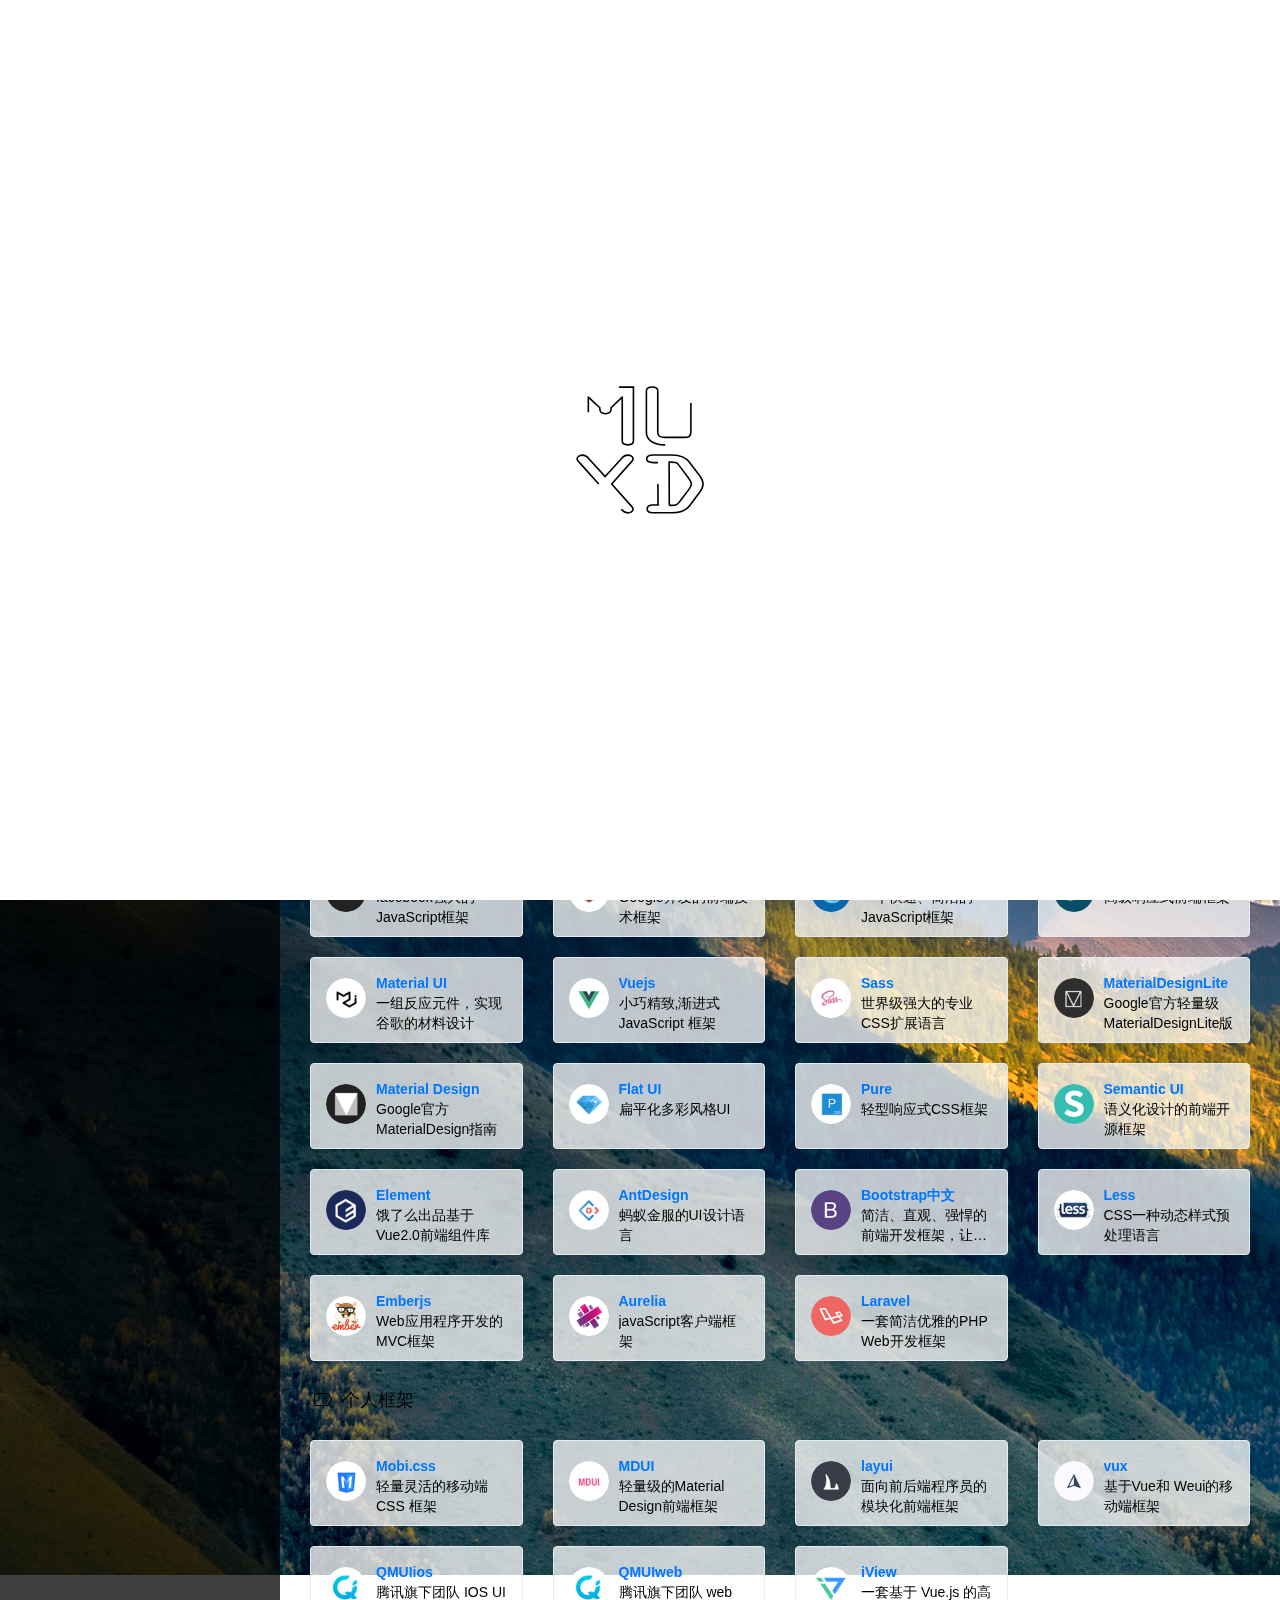
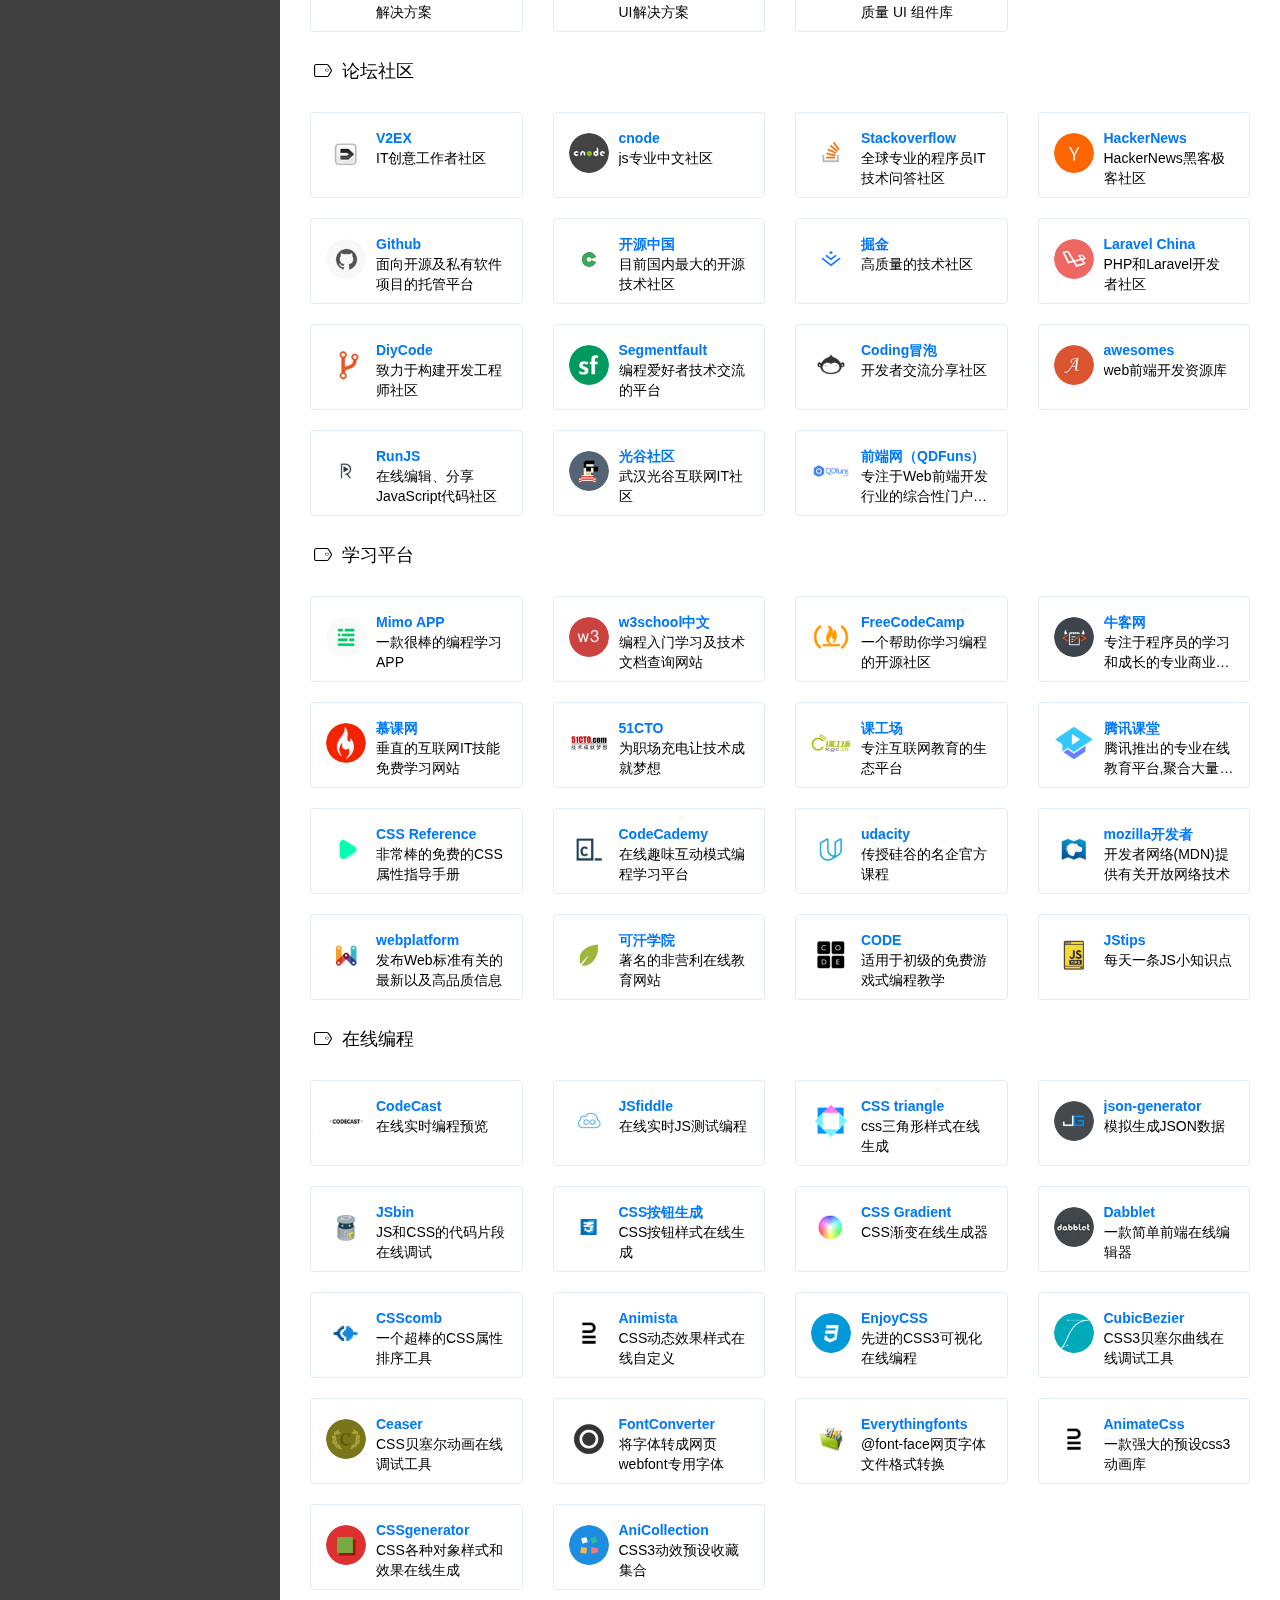
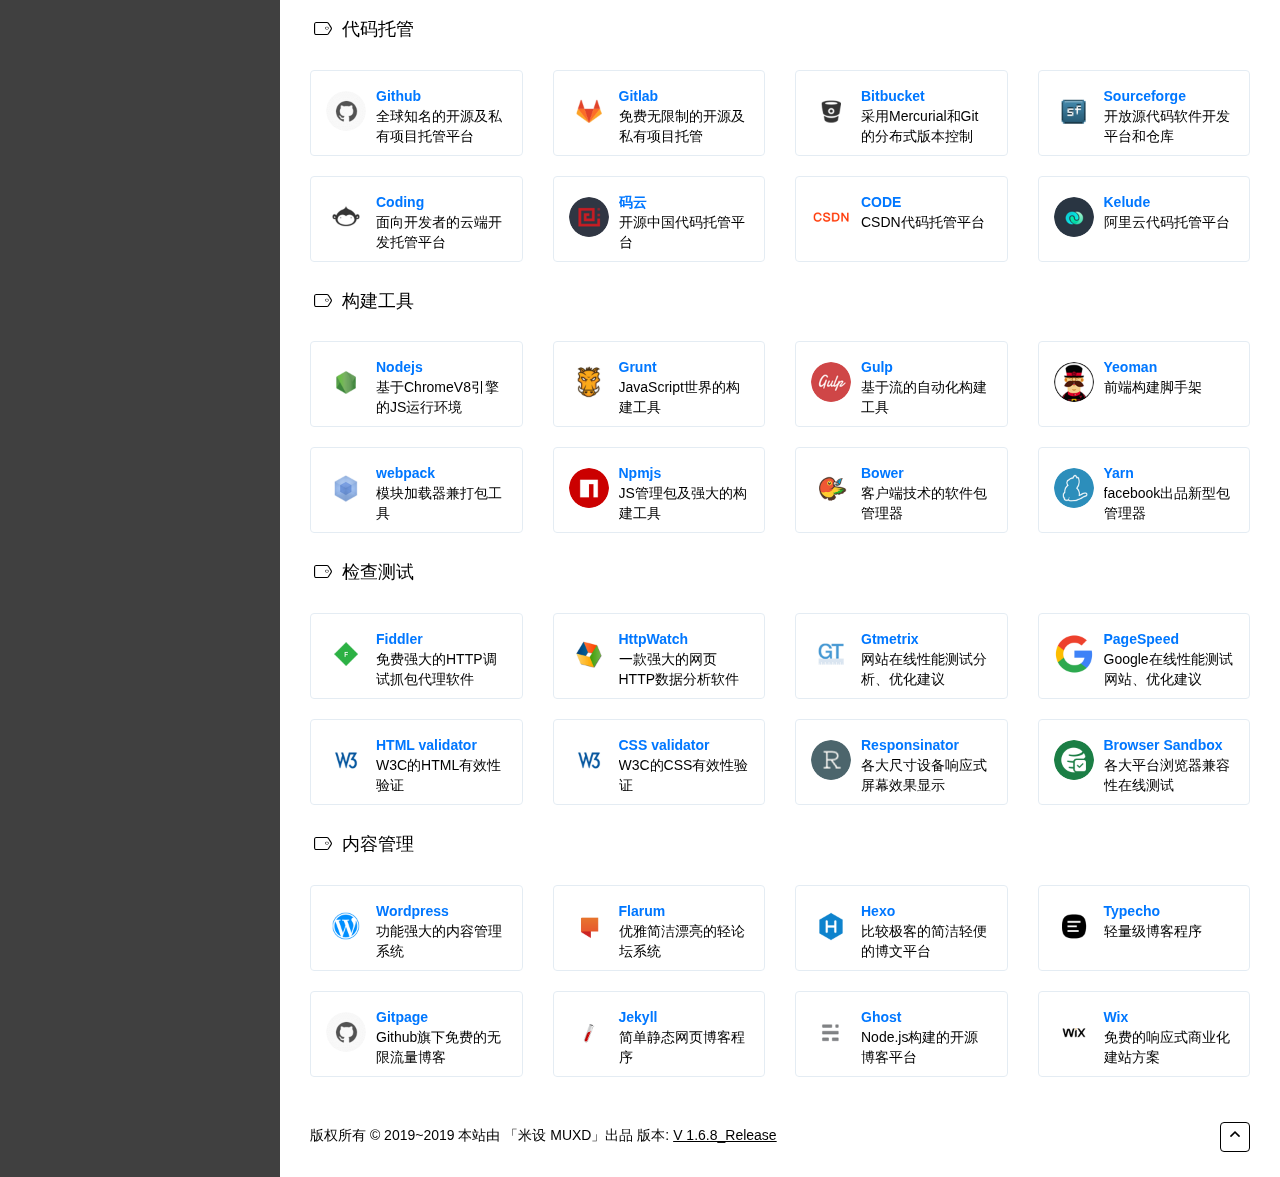
<file: pages/develop.html>
<!DOCTYPE html>
<html>

	<head>
		<meta charset="utf-8">
		<meta http-equiv="X-UA-Compatible" content="IE=edge">
		<meta name="viewport" content="width=device-width, initial-scale=1.0" />
		<title>米设MUXD|全能设计导航-前端</title>
		<link rel="shortcut icon" href="../assets/images/favicon.png">
		<link rel="bookmark" type="image/x-icon" href="../assets/images/favicon.png" />

		<meta name="keywords" content="UI设计,UI设计素材,设计导航,网址导航,设计资源,创意导航,创意网站导航,设计师网址大全,设计素材大全,设计师导航,UI设计资源,优秀UI设计欣赏,设计师导航,设计师网址大全,设计师网址导航,产品经理网址导航,交互设计师网址导航">
		<meta name="description" content="收集国内外优秀设计网站、UI设计资源网站、灵感创意网站、素材资源网站，定时更新分享优质产品设计书签。">
		<meta property="og:type" content="article">
		<meta property="og:url" content="">
		<meta property="og:title" content="收集国内外优秀设计网站、UI设计资源网站、灵感创意网站、素材资源网站，定时更新分享优质产品设计书签。">
		<meta property="og:description" content="UI设计,UI设计素材,设计导航,网址导航,设计资源,创意导航,创意网站导航,设计师网址大全,设计素材大全,设计师导航,UI设计资源,优秀UI设计欣赏,设计师导航,设计师网址大全,设计师网址导航,产品经理网址导航,交互设计师网址导航">
		<meta property="og:image" content="../assets/images/logo-bat.svg">
		<meta property="og:site_name" content="收集国内外优秀设计网站、UI设计资源网站、灵感创意网站、素材资源网站，定时更新分享优质产品设计书签。">
		<meta name="twitter:card" content="summary_large_image">
		<meta name="twitter:title" content="收集国内外优秀设计网站、UI设计资源网站、灵感创意网站、素材资源网站，定时更新分享优质产品设计书签。">
		<meta name="twitter:description" content="UI设计,UI设计素材,设计导航,网址导航,设计资源,创意导航,创意网站导航,设计师网址大全,设计素材大全,设计师导航,UI设计资源,优秀UI设计欣赏,设计师导航,设计师网址大全,设计师网址导航,产品经理网址导航,交互设计师网址导航">
		<meta name="twitter:image" content="../assets/images/logo-bat.svg">

		<link rel="stylesheet" href="../assets/css/loader.css" />
		<link rel="stylesheet" href="../assets/css/fonts/linecons/css/linecons.css">
		<link rel="stylesheet" href="../assets/css/fonts/fontawesome-pro/css/all.css">
		<link rel="stylesheet" href="../assets/css/bootstrap.css">
		<link rel="stylesheet" href="../assets/css/xenon-core.css">
		<link rel="stylesheet" href="../assets/css/xenon-components.css">
		<link rel="stylesheet" href="../assets/css/nav.css">
		<script src="../assets/js/jquery-1.11.1.min.js"></script>
		<!-- HTML5 shim and Respond.js IE8 support of HTML5 elements and media queries -->
		<!--[if lt IE 9]>
        <script src="../assets/js/html5shiv.min.js"></script>
        <script src="../assets/js/respond.min.js"></script>
        <![endif]-->
	</head>
	<body>
		<section class="preloader">
			<div>
				<svg class="anload" version="1.1" xmlns="http://www.w3.org/2000/svg" xmlns:xlink="http://www.w3.org/1999/xlink" x="0px" y="0px" viewBox="0 0 80 80">
					<path class="muxd" d="M26.9,0.7h9v33.7c0,1.5-1,2.4-3.5,2.4s-3.5-0.8-3.5-2.4V7.1h-0.2l-6.8,6.5v0.8c0,1.4-0.8,2.9-3.5,2.9
	                c-2.6,0-3.5-1.3-3.5-2.9v-0.8L7.9,7.1H7.7v27.3c0,1.5-1,2.4-3.5,2.4s-3.5-0.9-3.5-2.5V0.7h9l8.7,8.2L26.9,0.7z"/>
                    <path class="muxd" d="M55.7,36.8c-3.5,0-6.4-0.6-8.9-2.4c-2.4-1.8-2.8-3.3-2.8-5.5V3c0.1-1.6,1.1-2.4,3.6-2.4c2.6,0,3.5,0.8,3.5,2.4
	                v25.9c0,2.6,1.3,3.2,4.3,3.2h12.1c3.2,0,4.3-0.7,4.3-3.2V3c0.2-1.6,1.2-2.4,3.7-2.4s3.5,0.8,3.5,2.4v25.9c0,2.2-0.3,3.8-2.8,5.5
	                c-2.5,1.8-5.3,2.4-8.9,2.4H55.7z"/>
                    <path class="muxd" d="M14.2,61.2L1.5,47.1c-0.5-0.5-0.8-1-0.8-1.7c0-1.3,1.8-2.2,3.4-2.2c2.4,0,3.1,1.2,4.1,2.4l10,11l10-11
	                c1-1.1,1.8-2.4,4.1-2.4c1.8,0,3.4,1,3.4,2.2c0,0.7-0.3,1.2-0.8,1.7L22.3,61.2l12.6,14.2c0.5,0.5,0.8,1,0.8,1.7
	                c0,1.3-1.8,2.2-3.4,2.2c-2.4,0-3.1-1.2-4.1-2.4L18.3,66L8.3,77c-1,1.1-1.8,2.4-4.1,2.4c-1.8,0-3.4-1-3.4-2.2c0-0.7,0.3-1.2,0.8-1.7
	                L14.2,61.2z"/>
                    <path class="muxd" d="M51.2,47.9h-2.7c-2.4,0-4.3-0.6-4.3-2.4c0-1.7,1.9-2.4,4.1-2.4h11.9c5.5,0,8.4,1.5,10.7,4.6l6.3,8.2
	                c1.4,1.9,2.2,3.2,2.2,5.4c0,1.8-0.8,3.4-2.1,5.1L71,74.9c-2.5,3.3-5.7,4.3-11.2,4.3H48c-1.8,0-3.5-0.7-3.5-2.4
	                c0-1.7,1.8-2.4,3.5-2.4h3.3C51.2,74.7,51.2,47.9,51.2,47.9z M58.3,74.6h1.3c3,0,3.7-0.3,4.9-2l6.3-8.3c0.8-1.1,1.3-1.8,1.3-3
	                c0-1.6-0.8-2.5-1.8-3.8l-5.9-7.9c-1.5-2-2.2-2-5.4-2h-0.8L58.3,74.6L58.3,74.6z"/>
				</svg>
			</div>
		</section>
		<div class="page-body">
			<div class="page-container">
				<div class="sidebar-menu toggle-others fixed">
					<div class="sidebar-menu-inner">
						<header class="logo-env">
							<!-- logo -->
							<div class="logo">
								<a  href="../index.html" class="logo-expanded">
									<img src="../assets/images/logo-nav.svg" width="100%" alt="" />
								</a>
								<a  href="../index.html" class="logo-collapsed">
									<img src="../assets/images/logo-collapsed@2x.svg" width="40" alt="" />
								</a>
							</div>
							<div class="mobile-menu-toggle visible-xs">
								<a href="#" data-toggle="mobile-menu">
									<i class="fa-bars"></i>
								</a>
							</div>
						</header>
						<ul id="main-menu" class="main-menu">
							<li>
								<a href="#热门推荐" class="smooth">
									<i class="fal fa-fire sudv"></i>
									<span class="title">热门推荐</span>
								</a>
							</li>
							<li>
								<a>
									<i class="fal fa-desktop sudv"></i>
									<span class="title">精选框架</span>
								</a>
								<ul>
									<li>
										<a href="#前端框架" class="smooth">
											<span class="title">前端框架</span>
										</a>
									</li>
									<li>
										<a href="#个人框架" class="smooth">
											<span class="title">个人框架</span>
										</a>
									</li>
								</ul>
							</li>
							<li>
								<a href="#论坛社区" class="smooth">
									<i class="fal fa-comment-alt-lines sudv"></i>
									<span class="title">论坛社区</span>
								</a>
							</li>
							<li>
								<a href="#学习平台" class="smooth">
									<i class="fal fa-books sudv"></i>
									<span class="title">学习平台</span>
								</a>
							</li>
							<li>
								<a href="#在线编程" class="smooth">
									<i class="fal fa-code sudv"></i>
									<span class="title">在线编程</span>
								</a>
							</li>
							<li>
								<a href="#代码托管" class="smooth">
									<i class="fal fa-briefcase sudv"></i>
									<span class="title">代码托管</span>
								</a>
							</li>
							<li>
								<a href="#构建工具" class="smooth">
									<i class="fal fa-box-full sudv"></i>
									<span class="title">构建工具</span>
								</a>
							</li>
							<li>
								<a href="#检查测试" class="smooth">
									<i class="fal fa-shapes sudv"></i>
									<span class="title">检查测试</span>
								</a>
							</li>
							<li>
								<a href="#内容管理" class="smooth">
									<i class="fal fa-box-fragile sudv"></i>
									<span class="title">内容管理</span>
								</a>
							</li>
							<li>
								<a>
									<i class="fal fa-window-alt sudv"></i>
									<span class="title">其他页面</span>
								</a>
								<ul>
									<li onclick="window.open('../index.html','_self')">
										<a href="#" class="smooth">
											<span class="title">返回首页</span>
										</a>
									</li>
									<li onclick="window.open('design.html','_self')">
										<a href="#" class="smooth">
											<span class="title">设计专题</span>
										</a>
									</li>
									<li onclick="window.open('product.html','_self')">
										<a href="#" class="smooth">
											<span class="title">产品专题</span>
										</a>
									</li>
									<li onclick="window.open('operate.html','_self')">
										<a href="#" class="smooth">
											<span class="title">运营专题</span>
										</a>
									</li>
									<li onclick="window.open('other.html','_self')">
										<a href="#" class="smooth">
											<span class="title">后端专题</span>
										</a>
									</li>
									<li onclick="window.open('other.html','_self')">
										<a href="#" class="smooth">
											<span class="title">资讯专题</span>
										</a>
									</li>
									<li onclick="window.open('other.html','_self')">
										<a href="#" class="smooth">
											<span class="title">工具专题</span>
										</a>
									</li>
								</ul>
							</li>
							<li>
								<a href="about.html">
									<i class="fal fa-user-secret sudv"></i>
									<span class="tooltip-blue">关于米设MUXD</span>
								</a>
							</li>
						</ul>
					</div>
				</div>
				<div class="main-content">
					<nav class="navbar user-info-navbar" role="navigation">
						<!-- User Info, Notifications and Menu Bar -->
						<!-- Left links for user info navbar -->
						<ul class="user-info-menu left-links list-inline list-unstyled">
							<li class="hidden-sm hidden-xs">
								<a href="#" data-toggle="sidebar">
									<i class="fa-bars"></i>
								</a>
							</li>
						</ul>
					</nav>
					<h4 class="text-black"><i class="linecons-tag" style="margin-right: 7px;" id="热门推荐"></i>热门推荐</h4>
					<div class="row">
						<div class="col-sm-3">
							<div class="xe-widget xe-conversations box2 label-info" onclick="window.open('http://www.w3schools.com/', '_blank')" data-toggle="tooltip" data-placement="bottom" title="" data-original-title="http://www.w3schools.com/">
								<div class="xe-comment-entry">
									<a class="xe-user-img">
										<img src="../assets/images/logos/w3schools.png" class="img-circle" width="40">
									</a>
									<div class="xe-comment">
										<a href="#" class="xe-user-name overflowClip_1">
											<strong>w3schools</strong>
										</a>
										<p class="overflowClip_2">WEB初学者教程网站</p>
									</div>
								</div>
							</div>
						</div>
						<div class="col-sm-3">
							<div class="xe-widget xe-conversations box2 label-info" onclick="window.open('http://getbootstrap.com/', '_blank')" data-toggle="tooltip" data-placement="bottom" title="" data-original-title="http://getbootstrap.com/">
								<div class="xe-comment-entry">
									<a class="xe-user-img">
										<img src="../assets/images/logos/bootstrap.png" class="img-circle" width="40">
									</a>
									<div class="xe-comment">
										<a href="#" class="xe-user-name overflowClip_1">
											<strong>Bootstrap</strong>
										</a>
										<p class="overflowClip_2">迄今为止最受欢迎的前端开发框架</p>
									</div>
								</div>
							</div>
						</div>
						<div class="col-sm-3">
							<div class="xe-widget xe-conversations box2 label-info" onclick="window.open('http://codepen.io/', '_blank')" data-toggle="tooltip" data-placement="bottom" title="" data-original-title="http://codepen.io/">
								<div class="xe-comment-entry">
									<a class="xe-user-img">
										<img src="../assets/images/logos/codepen.png" class="img-circle" width="40">
									</a>
									<div class="xe-comment">
										<a href="#" class="xe-user-name overflowClip_1">
											<strong>codepen</strong>
										</a>
										<p class="overflowClip_2">前端炫酷样式技能效果</p>
									</div>
								</div>
							</div>
						</div>
						<div class="col-sm-3">
							<div class="xe-widget xe-conversations box2 label-info" onclick="window.open('http://fontawesome.io/', '_blank')" data-toggle="tooltip" data-placement="bottom" title="" data-original-title="http://fontawesome.io/">
								<div class="xe-comment-entry">
									<a class="xe-user-img">
										<img src="../assets/images/logos/fontawesomeicon.png" class="img-circle" width="40">
									</a>
									<div class="xe-comment">
										<a href="#" class="xe-user-name overflowClip_1">
											<strong>Fontawesome</strong>
										</a>
										<p class="overflowClip_2">全球著名的前端图标字体库</p>
									</div>
								</div>
							</div>
						</div>
					</div>
					<div class="row">
						<div class="col-sm-3">
							<div class="xe-widget xe-conversations box2 label-info" onclick="window.open('http://oops.re/', '_blank')" data-toggle="tooltip" data-placement="bottom" title="" data-original-title="http://oops.re/">
								<div class="xe-comment-entry">
									<a class="xe-user-img">
										<img src="../assets/images/logos/oops.png" class="img-circle" width="40">
									</a>
									<div class="xe-comment">
										<a href="#" class="xe-user-name overflowClip_1">
											<strong>OOPS</strong>
										</a>
										<p class="overflowClip_2">404优秀设计案例展示</p>
									</div>
								</div>
							</div>
						</div>
						<div class="col-sm-3">
							<div class="xe-widget xe-conversations box2 label-info" onclick="window.open('https://getmimo.com/', '_blank')" data-toggle="tooltip" data-placement="bottom" title="" data-original-title="https://getmimo.com/">
								<div class="xe-comment-entry">
									<a class="xe-user-img">
										<img src="../assets/images/logos/mimo.png" class="img-circle" width="40">
									</a>
									<div class="xe-comment">
										<a href="#" class="xe-user-name overflowClip_1">
											<strong>Mimo APP</strong>
										</a>
										<p class="overflowClip_2">一款很棒的编程学习APP</p>
									</div>
								</div>
							</div>
						</div>
						<div class="col-sm-3">
							<div class="xe-widget xe-conversations box2 label-info" onclick="window.open('http://codecast.me/', '_blank')" data-toggle="tooltip" data-placement="bottom" title="" data-original-title="http://codecast.me/">
								<div class="xe-comment-entry">
									<a class="xe-user-img">
										<img src="../assets/images/logos/codecast.png" class="img-circle" width="40">
									</a>
									<div class="xe-comment">
										<a href="#" class="xe-user-name overflowClip_1">
											<strong>CodeCast</strong>
										</a>
										<p class="overflowClip_2">在线实时编程预览</p>
									</div>
								</div>
							</div>
						</div>
						<div class="col-sm-3">
							<div class="xe-widget xe-conversations box2 label-info" onclick="window.open('http://navnav.co/', '_blank')" data-toggle="tooltip" data-placement="bottom" title="" data-original-title="http://navnav.co/">
								<div class="xe-comment-entry">
									<a class="xe-user-img">
										<img src="../assets/images/logos/navnav.png" class="img-circle" width="40">
									</a>
									<div class="xe-comment">
										<a href="#" class="xe-user-name overflowClip_1">
											<strong>Navnav</strong>
										</a>
										<p class="overflowClip_2">CSS/JS炫酷前端动效</p>
									</div>
								</div>
							</div>
						</div>
					</div>
					<div class="row">
						<div class="col-sm-3">
							<div class="xe-widget xe-conversations box2 label-info" onclick="window.open('https://weui.io/', '_blank')" data-toggle="tooltip" data-placement="bottom" title="" data-original-title="https://weui.io/">
								<div class="xe-comment-entry">
									<a class="xe-user-img">
										<img src="../assets/images/logos/weui.png" class="img-circle" width="40">
									</a>
									<div class="xe-comment">
										<a href="#" class="xe-user-name overflowClip_1">
											<strong>WEUI</strong>
										</a>
										<p class="overflowClip_2">微信官方小程序UI样式库</p>
									</div>
								</div>
							</div>
						</div>
						<div class="col-sm-3">
							<div class="xe-widget xe-conversations box2 label-info" onclick="window.open('https://code.facebook.com/projects/', '_blank')" data-toggle="tooltip" data-placement="bottom" title="" data-original-title="https://code.facebook.com/projects/">
								<div class="xe-comment-entry">
									<a class="xe-user-img">
										<img src="../assets/images/logos/facebookcode.png" class="img-circle" width="40">
									</a>
									<div class="xe-comment">
										<a href="#" class="xe-user-name overflowClip_1">
											<strong>Facebook-code</strong>
										</a>
										<p class="overflowClip_2">facebook开放资源</p>
									</div>
								</div>
							</div>
						</div>
						<div class="col-sm-3">
							<div class="xe-widget xe-conversations box2 label-info" onclick="window.open('http://snapsvg.io/', '_blank')" data-toggle="tooltip" data-placement="bottom" title="" data-original-title="http://snapsvg.io/">
								<div class="xe-comment-entry">
									<a class="xe-user-img">
										<img src="../assets/images/logos/snapsvg.png" class="img-circle" width="40">
									</a>
									<div class="xe-comment">
										<a href="#" class="xe-user-name overflowClip_1">
											<strong>SnapSVG</strong>
										</a>
										<p class="overflowClip_2">SVG动效的JS库</p>
									</div>
								</div>
							</div>
						</div>
						<div class="col-sm-3">
							<div class="xe-widget xe-conversations box2 label-info" onclick="window.open('https://jsfiddle.net/', '_blank')" data-toggle="tooltip" data-placement="bottom" title="" data-original-title="https://jsfiddle.net/">
								<div class="xe-comment-entry">
									<a class="xe-user-img">
										<img src="../assets/images/logos/jsfiddle.png" class="img-circle" width="40">
									</a>
									<div class="xe-comment">
										<a href="#" class="xe-user-name overflowClip_1">
											<strong>JSfiddle</strong>
										</a>
										<p class="overflowClip_2">在线实时JS测试编程</p>
									</div>
								</div>
							</div>
						</div>
					</div>
					<div class="row">
						<div class="col-sm-3">
							<div class="xe-widget xe-conversations box2 label-info" onclick="window.open('https://codemyui.com/', '_blank')" data-toggle="tooltip" data-placement="bottom" title="" data-original-title="https://codemyui.com/">
								<div class="xe-comment-entry">
									<a class="xe-user-img">
										<img src="../assets/images/logos/codemyui.png" class="img-circle" width="40">
									</a>
									<div class="xe-comment">
										<a href="#" class="xe-user-name overflowClip_1">
											<strong>codemyui</strong>
										</a>
										<p class="overflowClip_2">采集有趣的网站UI代码片段</p>
									</div>
								</div>
							</div>
						</div>
						<div class="col-sm-3">
							<div class="xe-widget xe-conversations box2 label-info" onclick="window.open('https://tympanus.net/codrops/', '_blank')" data-toggle="tooltip" data-placement="bottom" title="" data-original-title="https://tympanus.net/codrops/">
								<div class="xe-comment-entry">
									<a class="xe-user-img">
										<img src="../assets/images/logos/codrops.png" class="img-circle" width="40">
									</a>
									<div class="xe-comment">
										<a href="#" class="xe-user-name overflowClip_1">
											<strong>codrops</strong>
										</a>
										<p class="overflowClip_2">网站UI交互源码分享</p>
									</div>
								</div>
							</div>
						</div>
						<div class="col-sm-3">
							<div class="xe-widget xe-conversations box2 label-info" onclick="window.open('http://htmlarrows.com/', '_blank')" data-toggle="tooltip" data-placement="bottom" title="" data-original-title="http://htmlarrows.com/">
								<div class="xe-comment-entry">
									<a class="xe-user-img">
										<img src="../assets/images/logos/htmlarrows.png" class="img-circle" width="40">
									</a>
									<div class="xe-comment">
										<a href="#" class="xe-user-name overflowClip_1">
											<strong>htmlarrows</strong>
										</a>
										<p class="overflowClip_2">提供HMTL的特殊符号</p>
									</div>
								</div>
							</div>
						</div>
						<div class="col-sm-3">
							<div class="xe-widget xe-conversations box2 label-info" onclick="window.open('http://www.copypastecharacter.com/', '_blank')" data-toggle="tooltip" data-placement="bottom" title="" data-original-title="http://www.copypastecharacter.com/">
								<div class="xe-comment-entry">
									<a class="xe-user-img">
										<img src="../assets/images/logos/copypastecharacter.png" class="img-circle" width="40">
									</a>
									<div class="xe-comment">
										<a href="#" class="xe-user-name overflowClip_1">
											<strong>copypastecharacter</strong>
										</a>
										<p class="overflowClip_2">特殊符号大全表</p>
									</div>
								</div>
							</div>
						</div>
					</div>
					<div class="row">
						<div class="col-sm-3">
							<div class="xe-widget xe-conversations box2 label-info" onclick="window.open('http://cssdeck.com/', '_blank')" data-toggle="tooltip" data-placement="bottom" title="" data-original-title="http://cssdeck.com/">
								<div class="xe-comment-entry">
									<a class="xe-user-img">
										<img src="../assets/images/logos/cssdeck.png" class="img-circle" width="40">
									</a>
									<div class="xe-comment">
										<a href="#" class="xe-user-name overflowClip_1">
											<strong>CSSDeck</strong>
										</a>
										<p class="overflowClip_2">在线CSS前端代码Demo样式效果</p>
									</div>
								</div>
							</div>
						</div>
						<div class="col-sm-3">
							<div class="xe-widget xe-conversations box2 label-info" onclick="window.open('http://animista.net/', '_blank')" data-toggle="tooltip" data-placement="bottom" title="" data-original-title="http://animista.net/">
								<div class="xe-comment-entry">
									<a class="xe-user-img">
										<img src="../assets/images/logos/animista.png" class="img-circle" width="40">
									</a>
									<div class="xe-comment">
										<a href="#" class="xe-user-name overflowClip_1">
											<strong>Animista</strong>
										</a>
										<p class="overflowClip_2">CSS动态效果样式在线自定义</p>
									</div>
								</div>
							</div>
						</div>
						<div class="col-sm-3">
							<div class="xe-widget xe-conversations box2 label-info" onclick="window.open('https://platform.html5.org/', '_blank')" data-toggle="tooltip" data-placement="bottom" title="" data-original-title="https://platform.html5.org/">
								<div class="xe-comment-entry">
									<a class="xe-user-img">
										<img src="../assets/images/logos/platform.png" class="img-circle" width="40">
									</a>
									<div class="xe-comment">
										<a href="#" class="xe-user-name overflowClip_1">
											<strong>html5 Platform</strong>
										</a>
										<p class="overflowClip_2">HTML5的web浏览技术图谱</p>
									</div>
								</div>
							</div>
						</div>
						<div class="col-sm-3">
							<div class="xe-widget xe-conversations box2 label-info" onclick="window.open('http://chuangzaoshi.com/icon/', '_blank')" data-toggle="tooltip" data-placement="bottom" title="" data-original-title="http://chuangzaoshi.com/icon/">
								<div class="xe-comment-entry">
									<a class="xe-user-img">
										<img src="../assets/images/logos/caomei.png" class="img-circle" width="40">
									</a>
									<div class="xe-comment">
										<a href="#" class="xe-user-name overflowClip_1">
											<strong>草莓图标</strong>
										</a>
										<p class="overflowClip_2">为开发者设计的一套免费开源图标库</p>
									</div>
								</div>
							</div>
						</div>
					</div>
					<div class="row">
						<div class="col-sm-3">
							<div class="xe-widget xe-conversations box2 label-info" onclick="window.open('https://www.raspberrypi.org/', '_blank')" data-toggle="tooltip" data-placement="bottom" title="" data-original-title="https://www.raspberrypi.org/">
								<div class="xe-comment-entry">
									<a class="xe-user-img">
										<img src="../assets/images/logos/raspberry.png" class="img-circle" width="40">
									</a>
									<div class="xe-comment">
										<a href="#" class="xe-user-name overflowClip_1">
											<strong>树莓派</strong>
										</a>
										<p class="overflowClip_2">编程教育而设计的微电脑</p>
									</div>
								</div>
							</div>
						</div>
					</div>
					<br />
					<h4 class="text-black"><i class="linecons-tag" style="margin-right: 7px;" id="前端框架"></i>前端框架</h4>
					<div class="row">
						<div class="col-sm-3">
							<div class="xe-widget xe-conversations box2 label-info" onclick="window.open('https://facebook.github.io/react/', '_blank')" data-toggle="tooltip" data-placement="bottom" title="" data-original-title="https://facebook.github.io/react/">
								<div class="xe-comment-entry">
									<a class="xe-user-img">
										<img src="../assets/images/logos/reactjs.png" class="img-circle" width="40">
									</a>
									<div class="xe-comment">
										<a href="#" class="xe-user-name overflowClip_1">
											<strong>React</strong>
										</a>
										<p class="overflowClip_2">facebook强大的JavaScript框架</p>
									</div>
								</div>
							</div>
						</div>
						<div class="col-sm-3">
							<div class="xe-widget xe-conversations box2 label-info" onclick="window.open('https://angularjs.org/', '_blank')" data-toggle="tooltip" data-placement="bottom" title="" data-original-title="https://angularjs.org/">
								<div class="xe-comment-entry">
									<a class="xe-user-img">
										<img src="../assets/images/logos/angularjs.png" class="img-circle" width="40">
									</a>
									<div class="xe-comment">
										<a href="#" class="xe-user-name overflowClip_1">
											<strong>Angularjs</strong>
										</a>
										<p class="overflowClip_2">Google开发的前端技术框架</p>
									</div>
								</div>
							</div>
						</div>
						<div class="col-sm-3">
							<div class="xe-widget xe-conversations box2 label-info" onclick="window.open('http://jquery.com/', '_blank')" data-toggle="tooltip" data-placement="bottom" title="" data-original-title="http://jquery.com/">
								<div class="xe-comment-entry">
									<a class="xe-user-img">
										<img src="../assets/images/logos/jquery.png" class="img-circle" width="40">
									</a>
									<div class="xe-comment">
										<a href="#" class="xe-user-name overflowClip_1">
											<strong>JQuery</strong>
										</a>
										<p class="overflowClip_2">一个快速、简洁的JavaScript框架</p>
									</div>
								</div>
							</div>
						</div>
						<div class="col-sm-3">
							<div class="xe-widget xe-conversations box2 label-info" onclick="window.open('http://foundation.zurb.com/', '_blank')" data-toggle="tooltip" data-placement="bottom" title="" data-original-title="http://foundation.zurb.com/">
								<div class="xe-comment-entry">
									<a class="xe-user-img">
										<img src="../assets/images/logos/foundation.png" class="img-circle" width="40">
									</a>
									<div class="xe-comment">
										<a href="#" class="xe-user-name overflowClip_1">
											<strong>Foundation</strong>
										</a>
										<p class="overflowClip_2">高级响应式前端框架</p>
									</div>
								</div>
							</div>
						</div>
					</div>
					<div class="row">
						<div class="col-sm-3">
							<div class="xe-widget xe-conversations box2 label-info" onclick="window.open('http://www.material-ui.com/', '_blank')" data-toggle="tooltip" data-placement="bottom" title="" data-original-title="http://www.material-ui.com/">
								<div class="xe-comment-entry">
									<a class="xe-user-img">
										<img src="../assets/images/logos/material-ui.png" class="img-circle" width="40">
									</a>
									<div class="xe-comment">
										<a href="#" class="xe-user-name overflowClip_1">
											<strong>Material UI</strong>
										</a>
										<p class="overflowClip_2">一组反应元件，实现谷歌的材料设计</p>
									</div>
								</div>
							</div>
						</div>
						<div class="col-sm-3">
							<div class="xe-widget xe-conversations box2 label-info" onclick="window.open('http://cn.vuejs.org/', '_blank')" data-toggle="tooltip" data-placement="bottom" title="" data-original-title="http://cn.vuejs.org/">
								<div class="xe-comment-entry">
									<a class="xe-user-img">
										<img src="../assets/images/logos/vuejs.png" class="img-circle" width="40">
									</a>
									<div class="xe-comment">
										<a href="#" class="xe-user-name overflowClip_1">
											<strong>Vuejs</strong>
										</a>
										<p class="overflowClip_2">小巧精致,渐进式JavaScript 框架</p>
									</div>
								</div>
							</div>
						</div>
						<div class="col-sm-3">
							<div class="xe-widget xe-conversations box2 label-info" onclick="window.open('http://sass-lang.com/', '_blank')" data-toggle="tooltip" data-placement="bottom" title="" data-original-title="http://sass-lang.com/">
								<div class="xe-comment-entry">
									<a class="xe-user-img">
										<img src="../assets/images/logos/sass.png" class="img-circle" width="40">
									</a>
									<div class="xe-comment">
										<a href="#" class="xe-user-name overflowClip_1">
											<strong>Sass</strong>
										</a>
										<p class="overflowClip_2">世界级强大的专业CSS扩展语言</p>
									</div>
								</div>
							</div>
						</div>
						<div class="col-sm-3">
							<div class="xe-widget xe-conversations box2 label-info" onclick="window.open('https://getmdl.io/', '_blank')" data-toggle="tooltip" data-placement="bottom" title="" data-original-title="https://getmdl.io/">
								<div class="xe-comment-entry">
									<a class="xe-user-img">
										<img src="../assets/images/logos/getmdl.png" class="img-circle" width="40">
									</a>
									<div class="xe-comment">
										<a href="#" class="xe-user-name overflowClip_1">
											<strong>MaterialDesignLite</strong>
										</a>
										<p class="overflowClip_2">Google官方轻量级MaterialDesignLite版</p>
									</div>
								</div>
							</div>
						</div>
					</div>
					<div class="row">
						<div class="col-sm-3">
							<div class="xe-widget xe-conversations box2 label-info" onclick="window.open('https://material.io/guidelines/', '_blank')" data-toggle="tooltip" data-placement="bottom" title="" data-original-title="https://material.io/guidelines/">
								<div class="xe-comment-entry">
									<a class="xe-user-img">
										<img src="../assets/images/logos/material.png" class="img-circle" width="40">
									</a>
									<div class="xe-comment">
										<a href="#" class="xe-user-name overflowClip_1">
											<strong>Material Design</strong>
										</a>
										<p class="overflowClip_2">Google官方MaterialDesign指南</p>
									</div>
								</div>
							</div>
						</div>
						<div class="col-sm-3">
							<div class="xe-widget xe-conversations box2 label-info" onclick="window.open('http://designmodo.github.io/Flat-UI/', '_blank')" data-toggle="tooltip" data-placement="bottom" title="" data-original-title="http://designmodo.github.io/Flat-UI/">
								<div class="xe-comment-entry">
									<a class="xe-user-img">
										<img src="../assets/images/logos/flatui.png" class="img-circle" width="40">
									</a>
									<div class="xe-comment">
										<a href="#" class="xe-user-name overflowClip_1">
											<strong>Flat UI</strong>
										</a>
										<p class="overflowClip_2">扁平化多彩风格UI</p>
									</div>
								</div>
							</div>
						</div>
						<div class="col-sm-3">
							<div class="xe-widget xe-conversations box2 label-info" onclick="window.open('https://purecss.io/', '_blank')" data-toggle="tooltip" data-placement="bottom" title="" data-original-title="https://purecss.io/">
								<div class="xe-comment-entry">
									<a class="xe-user-img">
										<img src="../assets/images/logos/purecss.png" class="img-circle" width="40">
									</a>
									<div class="xe-comment">
										<a href="#" class="xe-user-name overflowClip_1">
											<strong>Pure</strong>
										</a>
										<p class="overflowClip_2">轻型响应式CSS框架</p>
									</div>
								</div>
							</div>
						</div>
						<div class="col-sm-3">
							<div class="xe-widget xe-conversations box2 label-info" onclick="window.open('https://semantic-ui.com/', '_blank')" data-toggle="tooltip" data-placement="bottom" title="" data-original-title="https://semantic-ui.com/">
								<div class="xe-comment-entry">
									<a class="xe-user-img">
										<img src="../assets/images/logos/semanticui.png" class="img-circle" width="40">
									</a>
									<div class="xe-comment">
										<a href="#" class="xe-user-name overflowClip_1">
											<strong>Semantic UI</strong>
										</a>
										<p class="overflowClip_2">语义化设计的前端开源框架</p>
									</div>
								</div>
							</div>
						</div>
					</div>
					<div class="row">
						<div class="col-sm-3">
							<div class="xe-widget xe-conversations box2 label-info" onclick="window.open('http://element.eleme.io/#/zh-CN', '_blank')" data-toggle="tooltip" data-placement="bottom" title="" data-original-title="http://element.eleme.io/#/zh-CN">
								<div class="xe-comment-entry">
									<a class="xe-user-img">
										<img src="../assets/images/logos/element.png" class="img-circle" width="40">
									</a>
									<div class="xe-comment">
										<a href="#" class="xe-user-name overflowClip_1">
											<strong>Element</strong>
										</a>
										<p class="overflowClip_2">饿了么出品基于Vue2.0前端组件库</p>
									</div>
								</div>
							</div>
						</div>
						<div class="col-sm-3">
							<div class="xe-widget xe-conversations box2 label-info" onclick="window.open('https://ant.design/', '_blank')" data-toggle="tooltip" data-placement="bottom" title="" data-original-title="https://ant.design/">
								<div class="xe-comment-entry">
									<a class="xe-user-img">
										<img src="../assets/images/logos/antdesign.png" class="img-circle" width="40">
									</a>
									<div class="xe-comment">
										<a href="#" class="xe-user-name overflowClip_1">
											<strong>AntDesign</strong>
										</a>
										<p class="overflowClip_2">蚂蚁金服的UI设计语言</p>
									</div>
								</div>
							</div>
						</div>
						<div class="col-sm-3">
							<div class="xe-widget xe-conversations box2 label-info" onclick="window.open('http://www.bootcss.com/', '_blank')" data-toggle="tooltip" data-placement="bottom" title="" data-original-title="http://www.bootcss.com/">
								<div class="xe-comment-entry">
									<a class="xe-user-img">
										<img src="../assets/images/logos/bootstrap.png" class="img-circle" width="40">
									</a>
									<div class="xe-comment">
										<a href="#" class="xe-user-name overflowClip_1">
											<strong>Bootstrap中文</strong>
										</a>
										<p class="overflowClip_2">简洁、直观、强悍的前端开发框架，让web开发更迅速、简单</p>
									</div>
								</div>
							</div>
						</div>
						<div class="col-sm-3">
							<div class="xe-widget xe-conversations box2 label-info" onclick="window.open('http://lesscss.org/', '_blank')" data-toggle="tooltip" data-placement="bottom" title="" data-original-title="http://lesscss.org/">
								<div class="xe-comment-entry">
									<a class="xe-user-img">
										<img src="../assets/images/logos/lesscss.png" class="img-circle" width="40">
									</a>
									<div class="xe-comment">
										<a href="#" class="xe-user-name overflowClip_1">
											<strong>Less</strong>
										</a>
										<p class="overflowClip_2">CSS一种动态样式预处理语言</p>
									</div>
								</div>
							</div>
						</div>
					</div>
					<div class="row">
						<div class="col-sm-3">
							<div class="xe-widget xe-conversations box2 label-info" onclick="window.open('https://www.emberjs.com/', '_blank')" data-toggle="tooltip" data-placement="bottom" title="" data-original-title="https://www.emberjs.com/">
								<div class="xe-comment-entry">
									<a class="xe-user-img">
										<img src="../assets/images/logos/emberjs.png" class="img-circle" width="40">
									</a>
									<div class="xe-comment">
										<a href="#" class="xe-user-name overflowClip_1">
											<strong>Emberjs</strong>
										</a>
										<p class="overflowClip_2">Web应用程序开发的MVC框架</p>
									</div>
								</div>
							</div>
						</div>
						<div class="col-sm-3">
							<div class="xe-widget xe-conversations box2 label-info" onclick="window.open('http://aurelia.io/', '_blank')" data-toggle="tooltip" data-placement="bottom" title="" data-original-title="http://aurelia.io/">
								<div class="xe-comment-entry">
									<a class="xe-user-img">
										<img src="../assets/images/logos/aurelia.png" class="img-circle" width="40">
									</a>
									<div class="xe-comment">
										<a href="#" class="xe-user-name overflowClip_1">
											<strong>Aurelia</strong>
										</a>
										<p class="overflowClip_2">javaScript客户端框架</p>
									</div>
								</div>
							</div>
						</div>
						<div class="col-sm-3">
							<div class="xe-widget xe-conversations box2 label-info" onclick="window.open('https://laravel.com/', '_blank')" data-toggle="tooltip" data-placement="bottom" title="" data-original-title="https://laravel.com/">
								<div class="xe-comment-entry">
									<a class="xe-user-img">
										<img src="../assets/images/logos/laravel.png" class="img-circle" width="40">
									</a>
									<div class="xe-comment">
										<a href="#" class="xe-user-name overflowClip_1">
											<strong>Laravel</strong>
										</a>
										<p class="overflowClip_2">一套简洁优雅的PHP Web开发框架</p>
									</div>
								</div>
							</div>
						</div>
					</div>
					<br />
					<h4 class="text-black"><i class="linecons-tag" style="margin-right: 7px;" id="个人框架"></i>个人框架</h4>
					<div class="row">
						<div class="col-sm-3">
							<div class="xe-widget xe-conversations box2 label-info" onclick="window.open('http://getmobicss.com/', '_blank')" data-toggle="tooltip" data-placement="bottom" title="" data-original-title="http://getmobicss.com/">
								<div class="xe-comment-entry">
									<a class="xe-user-img">
										<img src="../assets/images/logos/getmobicss.png" class="img-circle" width="40">
									</a>
									<div class="xe-comment">
										<a href="#" class="xe-user-name overflowClip_1">
											<strong>Mobi.css</strong>
										</a>
										<p class="overflowClip_2">轻量灵活的移动端 CSS 框架</p>
									</div>
								</div>
							</div>
						</div>
						<div class="col-sm-3">
							<div class="xe-widget xe-conversations box2 label-info" onclick="window.open('http://www.mdui.org/docs/', '_blank')" data-toggle="tooltip" data-placement="bottom" title="" data-original-title="http://www.mdui.org/docs/">
								<div class="xe-comment-entry">
									<a class="xe-user-img">
										<img src="../assets/images/logos/mdui.png" class="img-circle" width="40">
									</a>
									<div class="xe-comment">
										<a href="#" class="xe-user-name overflowClip_1">
											<strong>MDUI</strong>
										</a>
										<p class="overflowClip_2">轻量级的Material Design前端框架</p>
									</div>
								</div>
							</div>
						</div>
						<div class="col-sm-3">
							<div class="xe-widget xe-conversations box2 label-info" onclick="window.open('http://www.layui.com/', '_blank')" data-toggle="tooltip" data-placement="bottom" title="" data-original-title="http://www.layui.com/">
								<div class="xe-comment-entry">
									<a class="xe-user-img">
										<img src="../assets/images/logos/layui.png" class="img-circle" width="40">
									</a>
									<div class="xe-comment">
										<a href="#" class="xe-user-name overflowClip_1">
											<strong>layui</strong>
										</a>
										<p class="overflowClip_2">面向前后端程序员的模块化前端框架</p>
									</div>
								</div>
							</div>
						</div>
						<div class="col-sm-3">
							<div class="xe-widget xe-conversations box2 label-info" onclick="window.open('https://vux.li/', '_blank')" data-toggle="tooltip" data-placement="bottom" title="" data-original-title="https://vux.li/">
								<div class="xe-comment-entry">
									<a class="xe-user-img">
										<img src="../assets/images/logos/vux.png" class="img-circle" width="40">
									</a>
									<div class="xe-comment">
										<a href="#" class="xe-user-name overflowClip_1">
											<strong>vux</strong>
										</a>
										<p class="overflowClip_2">基于Vue和 Weui的移动端框架</p>
									</div>
								</div>
							</div>
						</div>
					</div>
					<div class="row">
						<div class="col-sm-3">
							<div class="xe-widget xe-conversations box2 label-info" onclick="window.open('http://qmuiteam.com/ios/page/index.html', '_blank')" data-toggle="tooltip" data-placement="bottom" title="" data-original-title="http://qmuiteam.com/ios/page/index.html">
								<div class="xe-comment-entry">
									<a class="xe-user-img">
										<img src="../assets/images/logos/qmuiios.png" class="img-circle" width="40">
									</a>
									<div class="xe-comment">
										<a href="#" class="xe-user-name overflowClip_1">
											<strong>QMUIios</strong>
										</a>
										<p class="overflowClip_2">腾讯旗下团队 IOS UI解决方案</p>
									</div>
								</div>
							</div>
						</div>
						<div class="col-sm-3">
							<div class="xe-widget xe-conversations box2 label-info" onclick="window.open('http://qmuiteam.com/web/page/index.html', '_blank')" data-toggle="tooltip" data-placement="bottom" title="" data-original-title="http://qmuiteam.com/web/page/index.html">
								<div class="xe-comment-entry">
									<a class="xe-user-img">
										<img src="../assets/images/logos/qmuiios.png" class="img-circle" width="40">
									</a>
									<div class="xe-comment">
										<a href="#" class="xe-user-name overflowClip_1">
											<strong>QMUIweb</strong>
										</a>
										<p class="overflowClip_2">腾讯旗下团队 web UI解决方案</p>
									</div>
								</div>
							</div>
						</div>
						<div class="col-sm-3">
							<div class="xe-widget xe-conversations box2 label-info" onclick="window.open('https://www.iviewui.com/', '_blank')" data-toggle="tooltip" data-placement="bottom" title="" data-original-title="https://www.iviewui.com/">
								<div class="xe-comment-entry">
									<a class="xe-user-img">
										<img src="../assets/images/logos/iviewui.png" class="img-circle" width="40">
									</a>
									<div class="xe-comment">
										<a href="#" class="xe-user-name overflowClip_1">
											<strong>iView</strong>
										</a>
										<p class="overflowClip_2">一套基于 Vue.js 的高质量 UI 组件库</p>
									</div>
								</div>
							</div>
						</div>
					</div>
					<br />
					<h4 class="text-black"><i class="linecons-tag" style="margin-right: 7px;" id="论坛社区"></i>论坛社区</h4>
					<div class="row">
						<div class="col-sm-3">
							<div class="xe-widget xe-conversations box2 label-info" onclick="window.open('http://www.v2ex.com/', '_blank')" data-toggle="tooltip" data-placement="bottom" title="" data-original-title="http://www.v2ex.com/">
								<div class="xe-comment-entry">
									<a class="xe-user-img">
										<img src="../assets/images/logos/v2ex.png" class="img-circle" width="40">
									</a>
									<div class="xe-comment">
										<a href="#" class="xe-user-name overflowClip_1">
											<strong>V2EX</strong>
										</a>
										<p class="overflowClip_2">IT创意工作者社区</p>
									</div>
								</div>
							</div>
						</div>
						<div class="col-sm-3">
							<div class="xe-widget xe-conversations box2 label-info" onclick="window.open('https://cnodejs.org/', '_blank')" data-toggle="tooltip" data-placement="bottom" title="" data-original-title="https://cnodejs.org/">
								<div class="xe-comment-entry">
									<a class="xe-user-img">
										<img src="../assets/images/logos/cnodejs.png" class="img-circle" width="40">
									</a>
									<div class="xe-comment">
										<a href="#" class="xe-user-name overflowClip_1">
											<strong>cnode</strong>
										</a>
										<p class="overflowClip_2">js专业中文社区</p>
									</div>
								</div>
							</div>
						</div>
						<div class="col-sm-3">
							<div class="xe-widget xe-conversations box2 label-info" onclick="window.open('http://stackoverflow.com/', '_blank')" data-toggle="tooltip" data-placement="bottom" title="" data-original-title="http://stackoverflow.com/">
								<div class="xe-comment-entry">
									<a class="xe-user-img">
										<img src="../assets/images/logos/stackoverflow.png" class="img-circle" width="40">
									</a>
									<div class="xe-comment">
										<a href="#" class="xe-user-name overflowClip_1">
											<strong>Stackoverflow</strong>
										</a>
										<p class="overflowClip_2">全球专业的程序员IT技术问答社区</p>
									</div>
								</div>
							</div>
						</div>
						<div class="col-sm-3">
							<div class="xe-widget xe-conversations box2 label-info" onclick="window.open('https://news.ycombinator.com/', '_blank')" data-toggle="tooltip" data-placement="bottom" title="" data-original-title="https://news.ycombinator.com/">
								<div class="xe-comment-entry">
									<a class="xe-user-img">
										<img src="../assets/images/logos/hackernews.png" class="img-circle" width="40">
									</a>
									<div class="xe-comment">
										<a href="#" class="xe-user-name overflowClip_1">
											<strong>HackerNews</strong>
										</a>
										<p class="overflowClip_2">HackerNews黑客极客社区</p>
									</div>
								</div>
							</div>
						</div>
					</div>
					<div class="row">
						<div class="col-sm-3">
							<div class="xe-widget xe-conversations box2 label-info" onclick="window.open('https://github.com/', '_blank')" data-toggle="tooltip" data-placement="bottom" title="" data-original-title="https://github.com/">
								<div class="xe-comment-entry">
									<a class="xe-user-img">
										<img src="../assets/images/logos/github.png" class="img-circle" width="40">
									</a>
									<div class="xe-comment">
										<a href="#" class="xe-user-name overflowClip_1">
											<strong>Github</strong>
										</a>
										<p class="overflowClip_2">面向开源及私有软件项目的托管平台</p>
									</div>
								</div>
							</div>
						</div>
						<div class="col-sm-3">
							<div class="xe-widget xe-conversations box2 label-info" onclick="window.open('http://www.oschina.net/', '_blank')" data-toggle="tooltip" data-placement="bottom" title="" data-original-title="http://www.oschina.net/">
								<div class="xe-comment-entry">
									<a class="xe-user-img">
										<img src="../assets/images/logos/oschina.png" class="img-circle" width="40">
									</a>
									<div class="xe-comment">
										<a href="#" class="xe-user-name overflowClip_1">
											<strong>开源中国</strong>
										</a>
										<p class="overflowClip_2">目前国内最大的开源技术社区</p>
									</div>
								</div>
							</div>
						</div>
						<div class="col-sm-3">
							<div class="xe-widget xe-conversations box2 label-info" onclick="window.open('https://juejin.im/', '_blank')" data-toggle="tooltip" data-placement="bottom" title="" data-original-title="https://juejin.im/">
								<div class="xe-comment-entry">
									<a class="xe-user-img">
										<img src="../assets/images/logos/xitu.png" class="img-circle" width="40">
									</a>
									<div class="xe-comment">
										<a href="#" class="xe-user-name overflowClip_1">
											<strong>掘金</strong>
										</a>
										<p class="overflowClip_2">高质量的技术社区</p>
									</div>
								</div>
							</div>
						</div>
						<div class="col-sm-3">
							<div class="xe-widget xe-conversations box2 label-info" onclick="window.open('https://laravel-china.org/', '_blank')" data-toggle="tooltip" data-placement="bottom" title="" data-original-title="https://laravel-china.org/">
								<div class="xe-comment-entry">
									<a class="xe-user-img">
										<img src="../assets/images/logos/laravel.png" class="img-circle" width="40">
									</a>
									<div class="xe-comment">
										<a href="#" class="xe-user-name overflowClip_1">
											<strong>Laravel China</strong>
										</a>
										<p class="overflowClip_2">PHP和Laravel开发者社区</p>
									</div>
								</div>
							</div>
						</div>
					</div>
					<div class="row">
						<div class="col-sm-3">
							<div class="xe-widget xe-conversations box2 label-info" onclick="window.open('https://www.diycode.cc/', '_blank')" data-toggle="tooltip" data-placement="bottom" title="" data-original-title="https://www.diycode.cc/">
								<div class="xe-comment-entry">
									<a class="xe-user-img">
										<img src="../assets/images/logos/diycode2.png" class="img-circle" width="40">
									</a>
									<div class="xe-comment">
										<a href="#" class="xe-user-name overflowClip_1">
											<strong>DiyCode</strong>
										</a>
										<p class="overflowClip_2">致力于构建开发工程师社区</p>
									</div>
								</div>
							</div>
						</div>
						<div class="col-sm-3">
							<div class="xe-widget xe-conversations box2 label-info" onclick="window.open('https://segmentfault.com/', '_blank')" data-toggle="tooltip" data-placement="bottom" title="" data-original-title="https://segmentfault.com/">
								<div class="xe-comment-entry">
									<a class="xe-user-img">
										<img src="../assets/images/logos/segmentfault.png" class="img-circle" width="40">
									</a>
									<div class="xe-comment">
										<a href="#" class="xe-user-name overflowClip_1">
											<strong>Segmentfault</strong>
										</a>
										<p class="overflowClip_2">编程爱好者技术交流的平台</p>
									</div>
								</div>
							</div>
						</div>
						<div class="col-sm-3">
							<div class="xe-widget xe-conversations box2 label-info" onclick="window.open('https://coding.net/pp', '_blank')" data-toggle="tooltip" data-placement="bottom" title="" data-original-title="https://coding.net/pp">
								<div class="xe-comment-entry">
									<a class="xe-user-img">
										<img src="../assets/images/logos/coding.png" class="img-circle" width="40">
									</a>
									<div class="xe-comment">
										<a href="#" class="xe-user-name overflowClip_1">
											<strong>Coding冒泡</strong>
										</a>
										<p class="overflowClip_2">开发者交流分享社区</p>
									</div>
								</div>
							</div>
						</div>
						<div class="col-sm-3">
							<div class="xe-widget xe-conversations box2 label-info" onclick="window.open('https://www.awesomes.cn/', '_blank')" data-toggle="tooltip" data-placement="bottom" title="" data-original-title="https://www.awesomes.cn/">
								<div class="xe-comment-entry">
									<a class="xe-user-img">
										<img src="../assets/images/logos/awesomescn.png" class="img-circle" width="40">
									</a>
									<div class="xe-comment">
										<a href="#" class="xe-user-name overflowClip_1">
											<strong>awesomes</strong>
										</a>
										<p class="overflowClip_2">web前端开发资源库</p>
									</div>
								</div>
							</div>
						</div>
					</div>
					<div class="row">
						<div class="col-sm-3">
							<div class="xe-widget xe-conversations box2 label-info" onclick="window.open('http://runjs.cn/', '_blank')" data-toggle="tooltip" data-placement="bottom" title="" data-original-title="http://runjs.cn/">
								<div class="xe-comment-entry">
									<a class="xe-user-img">
										<img src="../assets/images/logos/runjs.png" class="img-circle" width="40">
									</a>
									<div class="xe-comment">
										<a href="#" class="xe-user-name overflowClip_1">
											<strong>RunJS</strong>
										</a>
										<p class="overflowClip_2">在线编辑、分享JavaScript代码社区</p>
									</div>
								</div>
							</div>
						</div>
						<div class="col-sm-3">
							<div class="xe-widget xe-conversations box2 label-info" onclick="window.open('http://www.guanggoo.com/', '_blank')" data-toggle="tooltip" data-placement="bottom" title="" data-original-title="http://www.guanggoo.com/">
								<div class="xe-comment-entry">
									<a class="xe-user-img">
										<img src="../assets/images/logos/guanggoo.png" class="img-circle" width="40">
									</a>
									<div class="xe-comment">
										<a href="#" class="xe-user-name overflowClip_1">
											<strong>光谷社区</strong>
										</a>
										<p class="overflowClip_2">武汉光谷互联网IT社区</p>
									</div>
								</div>
							</div>
						</div>
						<div class="col-sm-3">
							<div class="xe-widget xe-conversations box2 label-info" onclick="window.open('https://www.qdfuns.com/', '_blank')" data-toggle="tooltip" data-placement="bottom" title="" data-original-title="https://www.qdfuns.com/">
								<div class="xe-comment-entry">
									<a class="xe-user-img">
										<img src="../assets/images/logos/qdfuns.png" class="img-circle" width="40">
									</a>
									<div class="xe-comment">
										<a href="#" class="xe-user-name overflowClip_1">
											<strong>前端网（QDFuns）</strong>
										</a>
										<p class="overflowClip_2">专注于Web前端开发行业的综合性门户网站</p>
									</div>
								</div>
							</div>
						</div>
					</div>
					<br />
					<h4 class="text-black"><i class="linecons-tag" style="margin-right: 7px;" id="学习平台"></i>学习平台</h4>
					<div class="row">
						<div class="col-sm-3">
							<div class="xe-widget xe-conversations box2 label-info" onclick="window.open('https://getmimo.com/', '_blank')" data-toggle="tooltip" data-placement="bottom" title="" data-original-title="https://getmimo.com/">
								<div class="xe-comment-entry">
									<a class="xe-user-img">
										<img src="../assets/images/logos/mimo.png" class="img-circle" width="40">
									</a>
									<div class="xe-comment">
										<a href="#" class="xe-user-name overflowClip_1">
											<strong>Mimo APP</strong>
										</a>
										<p class="overflowClip_2">一款很棒的编程学习APP</p>
									</div>
								</div>
							</div>
						</div>
						<div class="col-sm-3">
							<div class="xe-widget xe-conversations box2 label-info" onclick="window.open('http://www.w3school.com.cn/', '_blank')" data-toggle="tooltip" data-placement="bottom" title="" data-original-title="http://www.w3school.com.cn/">
								<div class="xe-comment-entry">
									<a class="xe-user-img">
										<img src="../assets/images/logos/w3cshool.png" class="img-circle" width="40">
									</a>
									<div class="xe-comment">
										<a href="#" class="xe-user-name overflowClip_1">
											<strong>w3school中文</strong>
										</a>
										<p class="overflowClip_2">编程入门学习及技术文档查询网站</p>
									</div>
								</div>
							</div>
						</div>
						<div class="col-sm-3">
							<div class="xe-widget xe-conversations box2 label-info" onclick="window.open('https://freecodecamp.cn/', '_blank')" data-toggle="tooltip" data-placement="bottom" title="" data-original-title="https://freecodecamp.cn/">
								<div class="xe-comment-entry">
									<a class="xe-user-img">
										<img src="../assets/images/logos/freecodecamp.png" class="img-circle" width="40">
									</a>
									<div class="xe-comment">
										<a href="#" class="xe-user-name overflowClip_1">
											<strong>FreeCodeCamp</strong>
										</a>
										<p class="overflowClip_2">一个帮助你学习编程的开源社区</p>
									</div>
								</div>
							</div>
						</div>
						<div class="col-sm-3">
							<div class="xe-widget xe-conversations box2 label-info" onclick="window.open('http://www.nowcoder.com/', '_blank')" data-toggle="tooltip" data-placement="bottom" title="" data-original-title="http://www.nowcoder.com/">
								<div class="xe-comment-entry">
									<a class="xe-user-img">
										<img src="../assets/images/logos/nowcoder.png" class="img-circle" width="40">
									</a>
									<div class="xe-comment">
										<a href="#" class="xe-user-name overflowClip_1">
											<strong>牛客网</strong>
										</a>
										<p class="overflowClip_2">专注于程序员的学习和成长的专业商业平台</p>
									</div>
								</div>
							</div>
						</div>
					</div>
					<div class="row">
						<div class="col-sm-3">
							<div class="xe-widget xe-conversations box2 label-info" onclick="window.open('http://www.imooc.com/', '_blank')" data-toggle="tooltip" data-placement="bottom" title="" data-original-title="http://www.imooc.com/">
								<div class="xe-comment-entry">
									<a class="xe-user-img">
										<img src="../assets/images/logos/imooc.png" class="img-circle" width="40">
									</a>
									<div class="xe-comment">
										<a href="#" class="xe-user-name overflowClip_1">
											<strong>慕课网</strong>
										</a>
										<p class="overflowClip_2">垂直的互联网IT技能免费学习网站</p>
									</div>
								</div>
							</div>
						</div>
						<div class="col-sm-3">
							<div class="xe-widget xe-conversations box2 label-info" onclick="window.open('http://www.51cto.com/', '_blank')" data-toggle="tooltip" data-placement="bottom" title="" data-original-title="http://www.51cto.com/">
								<div class="xe-comment-entry">
									<a class="xe-user-img">
										<img src="../assets/images/logos/51cto.png" class="img-circle" width="40">
									</a>
									<div class="xe-comment">
										<a href="#" class="xe-user-name overflowClip_1">
											<strong>51CTO</strong>
										</a>
										<p class="overflowClip_2">为职场充电让技术成就梦想</p>
									</div>
								</div>
							</div>
						</div>
						<div class="col-sm-3">
							<div class="xe-widget xe-conversations box2 label-info" onclick="window.open('http://www.ekgc.cn/', '_blank')" data-toggle="tooltip" data-placement="bottom" title="" data-original-title="http://www.ekgc.cn/">
								<div class="xe-comment-entry">
									<a class="xe-user-img">
										<img src="../assets/images/logos/kcg.png" class="img-circle" width="40">
									</a>
									<div class="xe-comment">
										<a href="#" class="xe-user-name overflowClip_1">
											<strong>课工场</strong>
										</a>
										<p class="overflowClip_2">专注互联网教育的生态平台</p>
									</div>
								</div>
							</div>
						</div>
						<div class="col-sm-3">
							<div class="xe-widget xe-conversations box2 label-info" onclick="window.open('https://ke.qq.com/', '_blank')" data-toggle="tooltip" data-placement="bottom" title="" data-original-title="https://ke.qq.com/">
								<div class="xe-comment-entry">
									<a class="xe-user-img">
										<img src="../assets/images/logos/keqq.png" class="img-circle" width="40">
									</a>
									<div class="xe-comment">
										<a href="#" class="xe-user-name overflowClip_1">
											<strong>腾讯课堂</strong>
										</a>
										<p class="overflowClip_2">腾讯推出的专业在线教育平台,聚合大量优质教育机构和名师,下设职业培训</p>
									</div>
								</div>
							</div>
						</div>
					</div>
					<div class="row">
						<div class="col-sm-3">
							<div class="xe-widget xe-conversations box2 label-info" onclick="window.open('http://cssreference.io/', '_blank')" data-toggle="tooltip" data-placement="bottom" title="" data-original-title="http://cssreference.io/">
								<div class="xe-comment-entry">
									<a class="xe-user-img">
										<img src="../assets/images/logos/cssreference.png" class="img-circle" width="40">
									</a>
									<div class="xe-comment">
										<a href="#" class="xe-user-name overflowClip_1">
											<strong>CSS Reference</strong>
										</a>
										<p class="overflowClip_2">非常棒的免费的CSS属性指导手册</p>
									</div>
								</div>
							</div>
						</div>
						<div class="col-sm-3">
							<div class="xe-widget xe-conversations box2 label-info" onclick="window.open('https://www.codecademy.com/', '_blank')" data-toggle="tooltip" data-placement="bottom" title="" data-original-title="https://www.codecademy.com/">
								<div class="xe-comment-entry">
									<a class="xe-user-img">
										<img src="../assets/images/logos/codecademy.png" class="img-circle" width="40">
									</a>
									<div class="xe-comment">
										<a href="#" class="xe-user-name overflowClip_1">
											<strong>CodeCademy</strong>
										</a>
										<p class="overflowClip_2">在线趣味互动模式编程学习平台</p>
									</div>
								</div>
							</div>
						</div>
						<div class="col-sm-3">
							<div class="xe-widget xe-conversations box2 label-info" onclick="window.open('https://cn.udacity.com/', '_blank')" data-toggle="tooltip" data-placement="bottom" title="" data-original-title="https://cn.udacity.com/">
								<div class="xe-comment-entry">
									<a class="xe-user-img">
										<img src="../assets/images/logos/udacity.png" class="img-circle" width="40">
									</a>
									<div class="xe-comment">
										<a href="#" class="xe-user-name overflowClip_1">
											<strong>udacity</strong>
										</a>
										<p class="overflowClip_2">传授硅谷的名企官方课程</p>
									</div>
								</div>
							</div>
						</div>
						<div class="col-sm-3">
							<div class="xe-widget xe-conversations box2 label-info" onclick="window.open('https://developer.mozilla.org/zh-CN/', '_blank')" data-toggle="tooltip" data-placement="bottom" title="" data-original-title="https://developer.mozilla.org/zh-CN/">
								<div class="xe-comment-entry">
									<a class="xe-user-img">
										<img src="../assets/images/logos/mozilla.png" class="img-circle" width="40">
									</a>
									<div class="xe-comment">
										<a href="#" class="xe-user-name overflowClip_1">
											<strong>mozilla开发者</strong>
										</a>
										<p class="overflowClip_2">开发者网络(MDN)提供有关开放网络技术</p>
									</div>
								</div>
							</div>
						</div>
					</div>
					<div class="row">
						<div class="col-sm-3">
							<div class="xe-widget xe-conversations box2 label-info" onclick="window.open('http://www.webplatform.org/', '_blank')" data-toggle="tooltip" data-placement="bottom" title="" data-original-title="http://www.webplatform.org/">
								<div class="xe-comment-entry">
									<a class="xe-user-img">
										<img src="../assets/images/logos/webplatform.png" class="img-circle" width="40">
									</a>
									<div class="xe-comment">
										<a href="#" class="xe-user-name overflowClip_1">
											<strong>webplatform</strong>
										</a>
										<p class="overflowClip_2">发布Web标准有关的最新以及高品质信息</p>
									</div>
								</div>
							</div>
						</div>
						<div class="col-sm-3">
							<div class="xe-widget xe-conversations box2 label-info" onclick="window.open('https://www.khanacademy.org/', '_blank')" data-toggle="tooltip" data-placement="bottom" title="" data-original-title="https://www.khanacademy.org/">
								<div class="xe-comment-entry">
									<a class="xe-user-img">
										<img src="../assets/images/logos/khanacademy.png" class="img-circle" width="40">
									</a>
									<div class="xe-comment">
										<a href="#" class="xe-user-name overflowClip_1">
											<strong>可汗学院</strong>
										</a>
										<p class="overflowClip_2">著名的非营利在线教育网站</p>
									</div>
								</div>
							</div>
						</div>
						<div class="col-sm-3">
							<div class="xe-widget xe-conversations box2 label-info" onclick="window.open('http://code.org/', '_blank')" data-toggle="tooltip" data-placement="bottom" title="" data-original-title="http://code.org/">
								<div class="xe-comment-entry">
									<a class="xe-user-img">
										<img src="../assets/images/logos/code.png" class="img-circle" width="40">
									</a>
									<div class="xe-comment">
										<a href="#" class="xe-user-name overflowClip_1">
											<strong>CODE</strong>
										</a>
										<p class="overflowClip_2">适用于初级的免费游戏式编程教学</p>
									</div>
								</div>
							</div>
						</div>
						<div class="col-sm-3">
							<div class="xe-widget xe-conversations box2 label-info" onclick="window.open('http://www.jstips.co/', '_blank')" data-toggle="tooltip" data-placement="bottom" title="" data-original-title="http://www.jstips.co/">
								<div class="xe-comment-entry">
									<a class="xe-user-img">
										<img src="../assets/images/logos/jstips.png" class="img-circle" width="40">
									</a>
									<div class="xe-comment">
										<a href="#" class="xe-user-name overflowClip_1">
											<strong>JStips</strong>
										</a>
										<p class="overflowClip_2">每天一条JS小知识点</p>
									</div>
								</div>
							</div>
						</div>
					</div>
					<br />
					<h4 class="text-black"><i class="linecons-tag" style="margin-right: 7px;" id="在线编程"></i>在线编程</h4>
					<div class="row">
						<div class="col-sm-3">
							<div class="xe-widget xe-conversations box2 label-info" onclick="window.open('http://codecast.me/launch/', '_blank')" data-toggle="tooltip" data-placement="bottom" title="" data-original-title="http://codecast.me/launch/">
								<div class="xe-comment-entry">
									<a class="xe-user-img">
										<img src="../assets/images/logos/codecast.png" class="img-circle" width="40">
									</a>
									<div class="xe-comment">
										<a href="#" class="xe-user-name overflowClip_1">
											<strong>CodeCast</strong>
										</a>
										<p class="overflowClip_2">在线实时编程预览</p>
									</div>
								</div>
							</div>
						</div>
						<div class="col-sm-3">
							<div class="xe-widget xe-conversations box2 label-info" onclick="window.open('https://jsfiddle.net/', '_blank')" data-toggle="tooltip" data-placement="bottom" title="" data-original-title="https://jsfiddle.net/">
								<div class="xe-comment-entry">
									<a class="xe-user-img">
										<img src="../assets/images/logos/jsfiddle.png" class="img-circle" width="40">
									</a>
									<div class="xe-comment">
										<a href="#" class="xe-user-name overflowClip_1">
											<strong>JSfiddle</strong>
										</a>
										<p class="overflowClip_2">在线实时JS测试编程</p>
									</div>
								</div>
							</div>
						</div>
						<div class="col-sm-3">
							<div class="xe-widget xe-conversations box2 label-info" onclick="window.open('http://apps.eky.hk/css-triangle-generator/', '_blank')" data-toggle="tooltip" data-placement="bottom" title="" data-original-title="http://apps.eky.hk/css-triangle-generator/">
								<div class="xe-comment-entry">
									<a class="xe-user-img">
										<img src="../assets/images/logos/eky.png" class="img-circle" width="40">
									</a>
									<div class="xe-comment">
										<a href="#" class="xe-user-name overflowClip_1">
											<strong>CSS triangle</strong>
										</a>
										<p class="overflowClip_2">css三角形样式在线生成</p>
									</div>
								</div>
							</div>
						</div>
						<div class="col-sm-3">
							<div class="xe-widget xe-conversations box2 label-info" onclick="window.open('http://beta.json-generator.com/', '_blank')" data-toggle="tooltip" data-placement="bottom" title="" data-original-title="http://beta.json-generator.com/">
								<div class="xe-comment-entry">
									<a class="xe-user-img">
										<img src="../assets/images/logos/jsongenerator.png" class="img-circle" width="40">
									</a>
									<div class="xe-comment">
										<a href="#" class="xe-user-name overflowClip_1">
											<strong>json-generator</strong>
										</a>
										<p class="overflowClip_2">模拟生成JSON数据</p>
									</div>
								</div>
							</div>
						</div>
					</div>
					<div class="row">
						<div class="col-sm-3">
							<div class="xe-widget xe-conversations box2 label-info" onclick="window.open('http://jsbin.com/', '_blank')" data-toggle="tooltip" data-placement="bottom" title="" data-original-title="http://jsbin.com/">
								<div class="xe-comment-entry">
									<a class="xe-user-img">
										<img src="../assets/images/logos/jsbin.png" class="img-circle" width="40">
									</a>
									<div class="xe-comment">
										<a href="#" class="xe-user-name overflowClip_1">
											<strong>JSbin</strong>
										</a>
										<p class="overflowClip_2">JS和CSS的代码片段在线调试</p>
									</div>
								</div>
							</div>
						</div>
						<div class="col-sm-3">
							<div class="xe-widget xe-conversations box2 label-info" onclick="window.open('http://www.cssbuttongenerator.com/', '_blank')" data-toggle="tooltip" data-placement="bottom" title="" data-original-title="http://www.cssbuttongenerator.com/">
								<div class="xe-comment-entry">
									<a class="xe-user-img">
										<img src="../assets/images/logos/cssbuttongenerator.png" class="img-circle" width="40">
									</a>
									<div class="xe-comment">
										<a href="#" class="xe-user-name overflowClip_1">
											<strong>CSS按钮生成</strong>
										</a>
										<p class="overflowClip_2">CSS按钮样式在线生成</p>
									</div>
								</div>
							</div>
						</div>
						<div class="col-sm-3">
							<div class="xe-widget xe-conversations box2 label-info" onclick="window.open('http://www.colorzilla.com/gradient-editor/', '_blank')" data-toggle="tooltip" data-placement="bottom" title="" data-original-title="http://www.colorzilla.com/gradient-editor/">
								<div class="xe-comment-entry">
									<a class="xe-user-img">
										<img src="../assets/images/logos/gradienteditor.png" class="img-circle" width="40">
									</a>
									<div class="xe-comment">
										<a href="#" class="xe-user-name overflowClip_1">
											<strong>CSS Gradient</strong>
										</a>
										<p class="overflowClip_2">CSS渐变在线生成器</p>
									</div>
								</div>
							</div>
						</div>
						<div class="col-sm-3">
							<div class="xe-widget xe-conversations box2 label-info" onclick="window.open('http://dabblet.com/', '_blank')" data-toggle="tooltip" data-placement="bottom" title="" data-original-title="http://dabblet.com/">
								<div class="xe-comment-entry">
									<a class="xe-user-img">
										<img src="../assets/images/logos/dabblet.png" class="img-circle" width="40">
									</a>
									<div class="xe-comment">
										<a href="#" class="xe-user-name overflowClip_1">
											<strong>Dabblet</strong>
										</a>
										<p class="overflowClip_2">一款简单前端在线编辑器</p>
									</div>
								</div>
							</div>
						</div>
					</div>
					<div class="row">
						<div class="col-sm-3">
							<div class="xe-widget xe-conversations box2 label-info" onclick="window.open('http://csscomb.com/', '_blank')" data-toggle="tooltip" data-placement="bottom" title="" data-original-title="http://csscomb.com/">
								<div class="xe-comment-entry">
									<a class="xe-user-img">
										<img src="../assets/images/logos/csscomb.png" class="img-circle" width="40">
									</a>
									<div class="xe-comment">
										<a href="#" class="xe-user-name overflowClip_1">
											<strong>CSScomb</strong>
										</a>
										<p class="overflowClip_2">一个超棒的CSS属性排序工具</p>
									</div>
								</div>
							</div>
						</div>
						<div class="col-sm-3">
							<div class="xe-widget xe-conversations box2 label-info" onclick="window.open('http://animista.net/', '_blank')" data-toggle="tooltip" data-placement="bottom" title="" data-original-title="http://animista.net/">
								<div class="xe-comment-entry">
									<a class="xe-user-img">
										<img src="../assets/images/logos/animatecss.png" class="img-circle" width="40">
									</a>
									<div class="xe-comment">
										<a href="#" class="xe-user-name overflowClip_1">
											<strong>Animista</strong>
										</a>
										<p class="overflowClip_2">CSS动态效果样式在线自定义</p>
									</div>
								</div>
							</div>
						</div>
						<div class="col-sm-3">
							<div class="xe-widget xe-conversations box2 label-info" onclick="window.open('http://enjoycss.com/LnM/code/', '_blank')" data-toggle="tooltip" data-placement="bottom" title="" data-original-title="http://enjoycss.com/LnM/code/">
								<div class="xe-comment-entry">
									<a class="xe-user-img">
										<img src="../assets/images/logos/enjoycss.png" class="img-circle" width="40">
									</a>
									<div class="xe-comment">
										<a href="#" class="xe-user-name overflowClip_1">
											<strong>EnjoyCSS</strong>
										</a>
										<p class="overflowClip_2">先进的CSS3可视化在线编程</p>
									</div>
								</div>
							</div>
						</div>
						<div class="col-sm-3">
							<div class="xe-widget xe-conversations box2 label-info" onclick="window.open('http://cubic-bezier.com/', '_blank')" data-toggle="tooltip" data-placement="bottom" title="" data-original-title="http://cubic-bezier.com/">
								<div class="xe-comment-entry">
									<a class="xe-user-img">
										<img src="../assets/images/logos/cubicbezier.png" class="img-circle" width="40">
									</a>
									<div class="xe-comment">
										<a href="#" class="xe-user-name overflowClip_1">
											<strong>CubicBezier</strong>
										</a>
										<p class="overflowClip_2">CSS3贝塞尔曲线在线调试工具</p>
									</div>
								</div>
							</div>
						</div>
					</div>
					<div class="row">
						<div class="col-sm-3">
							<div class="xe-widget xe-conversations box2 label-info" onclick="window.open('https://matthewlein.com/ceaser/', '_blank')" data-toggle="tooltip" data-placement="bottom" title="" data-original-title="https://matthewlein.com/ceaser/">
								<div class="xe-comment-entry">
									<a class="xe-user-img">
										<img src="../assets/images/logos/ceaser.png" class="img-circle" width="40">
									</a>
									<div class="xe-comment">
										<a href="#" class="xe-user-name overflowClip_1">
											<strong>Ceaser</strong>
										</a>
										<p class="overflowClip_2">CSS贝塞尔动画在线调试工具</p>
									</div>
								</div>
							</div>
						</div>
						<div class="col-sm-3">
							<div class="xe-widget xe-conversations box2 label-info" onclick="window.open('http://www.freefontconverter.com/#', '_blank')" data-toggle="tooltip" data-placement="bottom" title="" data-original-title="http://www.freefontconverter.com/">
								<div class="xe-comment-entry">
									<a class="xe-user-img">
										<img src="../assets/images/logos/freefontconverter.png" class="img-circle" width="40">
									</a>
									<div class="xe-comment">
										<a href="#" class="xe-user-name overflowClip_1">
											<strong>FontConverter</strong>
										</a>
										<p class="overflowClip_2">将字体转成网页webfont专用字体</p>
									</div>
								</div>
							</div>
						</div>
						<div class="col-sm-3">
							<div class="xe-widget xe-conversations box2 label-info" onclick="window.open('https://everythingfonts.com/font-face', '_blank')" data-toggle="tooltip" data-placement="bottom" title="" data-original-title="https://everythingfonts.com/font-face">
								<div class="xe-comment-entry">
									<a class="xe-user-img">
										<img src="../assets/images/logos/everythingfonts.png" class="img-circle" width="40">
									</a>
									<div class="xe-comment">
										<a href="#" class="xe-user-name overflowClip_1">
											<strong>Everythingfonts</strong>
										</a>
										<p class="overflowClip_2">@font-face网页字体文件格式转换</p>
									</div>
								</div>
							</div>
						</div>
						<div class="col-sm-3">
							<div class="xe-widget xe-conversations box2 label-info" onclick="window.open('https://daneden.github.io/animate.css/', '_blank')" data-toggle="tooltip" data-placement="bottom" title="" data-original-title="https://daneden.github.io/animate.css/">
								<div class="xe-comment-entry">
									<a class="xe-user-img">
										<img src="../assets/images/logos/animatecss.png" class="img-circle" width="40">
									</a>
									<div class="xe-comment">
										<a href="#" class="xe-user-name overflowClip_1">
											<strong>AnimateCss</strong>
										</a>
										<p class="overflowClip_2">一款强大的预设css3动画库</p>
									</div>
								</div>
							</div>
						</div>
					</div>
					<div class="row">
						<div class="col-sm-3">
							<div class="xe-widget xe-conversations box2 label-info" onclick="window.open('https://cssgenerator.org/', '_blank')" data-toggle="tooltip" data-placement="bottom" title="" data-original-title="https://cssgenerator.org/">
								<div class="xe-comment-entry">
									<a class="xe-user-img">
										<img src="../assets/images/logos/cssgenerator.png" class="img-circle" width="40">
									</a>
									<div class="xe-comment">
										<a href="#" class="xe-user-name overflowClip_1">
											<strong>CSSgenerator</strong>
										</a>
										<p class="overflowClip_2">CSS各种对象样式和效果在线生成</p>
									</div>
								</div>
							</div>
						</div>
						<div class="col-sm-3">
							<div class="xe-widget xe-conversations box2 label-info" onclick="window.open('http://anicollection.github.io/', '_blank')" data-toggle="tooltip" data-placement="bottom" title="" data-original-title="http://anicollection.github.io/">
								<div class="xe-comment-entry">
									<a class="xe-user-img">
										<img src="../assets/images/logos/anicollection.png" class="img-circle" width="40">
									</a>
									<div class="xe-comment">
										<a href="#" class="xe-user-name overflowClip_1">
											<strong>AniCollection</strong>
										</a>
										<p class="overflowClip_2">CSS3动效预设收藏集合</p>
									</div>
								</div>
							</div>
						</div>
					</div>
					<br />
					<h4 class="text-black"><i class="linecons-tag" style="margin-right: 7px;" id="代码托管"></i>代码托管</h4>
					<div class="row">
						<div class="col-sm-3">
							<div class="xe-widget xe-conversations box2 label-info" onclick="window.open('https://github.com/', '_blank')" data-toggle="tooltip" data-placement="bottom" title="" data-original-title="https://github.com/">
								<div class="xe-comment-entry">
									<a class="xe-user-img">
										<img src="../assets/images/logos/github.png" class="img-circle" width="40">
									</a>
									<div class="xe-comment">
										<a href="#" class="xe-user-name overflowClip_1">
											<strong>Github</strong>
										</a>
										<p class="overflowClip_2">全球知名的开源及私有项目托管平台</p>
									</div>
								</div>
							</div>
						</div>
						<div class="col-sm-3">
							<div class="xe-widget xe-conversations box2 label-info" onclick="window.open('https://gitlab.com/', '_blank')" data-toggle="tooltip" data-placement="bottom" title="" data-original-title="https://gitlab.com/">
								<div class="xe-comment-entry">
									<a class="xe-user-img">
										<img src="../assets/images/logos/gitlab.png" class="img-circle" width="40">
									</a>
									<div class="xe-comment">
										<a href="#" class="xe-user-name overflowClip_1">
											<strong>Gitlab</strong>
										</a>
										<p class="overflowClip_2">免费无限制的开源及私有项目托管</p>
									</div>
								</div>
							</div>
						</div>
						<div class="col-sm-3">
							<div class="xe-widget xe-conversations box2 label-info" onclick="window.open('https://bitbucket.org/', '_blank')" data-toggle="tooltip" data-placement="bottom" title="" data-original-title="https://bitbucket.org/">
								<div class="xe-comment-entry">
									<a class="xe-user-img">
										<img src="../assets/images/logos/bitbucket.png" class="img-circle" width="40">
									</a>
									<div class="xe-comment">
										<a href="#" class="xe-user-name overflowClip_1">
											<strong>Bitbucket</strong>
										</a>
										<p class="overflowClip_2">采用Mercurial和Git的分布式版本控制</p>
									</div>
								</div>
							</div>
						</div>
						<div class="col-sm-3">
							<div class="xe-widget xe-conversations box2 label-info" onclick="window.open('https://sourceforge.net/', '_blank')" data-toggle="tooltip" data-placement="bottom" title="" data-original-title="https://sourceforge.net/">
								<div class="xe-comment-entry">
									<a class="xe-user-img">
										<img src="../assets/images/logos/sourceforge.png" class="img-circle" width="40">
									</a>
									<div class="xe-comment">
										<a href="#" class="xe-user-name overflowClip_1">
											<strong>Sourceforge</strong>
										</a>
										<p class="overflowClip_2">开放源代码软件开发平台和仓库</p>
									</div>
								</div>
							</div>
						</div>
					</div>
					<div class="row">
						<div class="col-sm-3">
							<div class="xe-widget xe-conversations box2 label-info" onclick="window.open('https://coding.net/', '_blank')" data-toggle="tooltip" data-placement="bottom" title="" data-original-title="https://coding.net/">
								<div class="xe-comment-entry">
									<a class="xe-user-img">
										<img src="../assets/images/logos/coding.png" class="img-circle" width="40">
									</a>
									<div class="xe-comment">
										<a href="#" class="xe-user-name overflowClip_1">
											<strong>Coding</strong>
										</a>
										<p class="overflowClip_2">面向开发者的云端开发托管平台</p>
									</div>
								</div>
							</div>
						</div>
						<div class="col-sm-3">
							<div class="xe-widget xe-conversations box2 label-info" onclick="window.open('https://git.oschina.net/', '_blank')" data-toggle="tooltip" data-placement="bottom" title="" data-original-title="https://git.oschina.net/">
								<div class="xe-comment-entry">
									<a class="xe-user-img">
										<img src="../assets/images/logos/gitoschina.png" class="img-circle" width="40">
									</a>
									<div class="xe-comment">
										<a href="#" class="xe-user-name overflowClip_1">
											<strong>码云</strong>
										</a>
										<p class="overflowClip_2">开源中国代码托管平台</p>
									</div>
								</div>
							</div>
						</div>
						<div class="col-sm-3">
							<div class="xe-widget xe-conversations box2 label-info" onclick="window.open('https://code.csdn.net/', '_blank')" data-toggle="tooltip" data-placement="bottom" title="" data-original-title="https://code.csdn.net/">
								<div class="xe-comment-entry">
									<a class="xe-user-img">
										<img src="../assets/images/logos/csdn.png" class="img-circle" width="40">
									</a>
									<div class="xe-comment">
										<a href="#" class="xe-user-name overflowClip_1">
											<strong>CODE</strong>
										</a>
										<p class="overflowClip_2">CSDN代码托管平台</p>
									</div>
								</div>
							</div>
						</div>
						<div class="col-sm-3">
							<div class="xe-widget xe-conversations box2 label-info" onclick="window.open('https://code.aliyun.com/', '_blank')" data-toggle="tooltip" data-placement="bottom" title="" data-original-title="https://code.aliyun.com/">
								<div class="xe-comment-entry">
									<a class="xe-user-img">
										<img src="../assets/images/logos/kelude.png" class="img-circle" width="40">
									</a>
									<div class="xe-comment">
										<a href="#" class="xe-user-name overflowClip_1">
											<strong>Kelude</strong>
										</a>
										<p class="overflowClip_2">阿里云代码托管平台</p>
									</div>
								</div>
							</div>
						</div>
					</div>
					<br />
					<h4 class="text-black"><i class="linecons-tag" id="构建工具"></i>构建工具</h4>
					<div class="row">
						<div class="col-sm-3">
							<div class="xe-widget xe-conversations box2 label-info" onclick="window.open('https://nodejs.org/en/', '_blank')" data-toggle="tooltip" data-placement="bottom" title="" data-original-title="https://nodejs.org/en/">
								<div class="xe-comment-entry">
									<a class="xe-user-img">
										<img src="../assets/images/logos/nodejs.png" class="img-circle" width="40" />
									</a>
								</div>
								<div class="xe-comment">
									<a href="#" class="xe-user-name">
										<strong>Nodejs</strong>
									</a>
									<p class="overflowClip_2">基于ChromeV8引擎的JS运行环境</p>
								</div>
							</div>
						</div>
						<div class="col-sm-3">
							<div class="xe-widget xe-conversations box2 label-info" onclick="window.open('https://gruntjs.com/', '_blank')" data-toggle="tooltip" data-placement="bottom" title="" data-original-title="https://gruntjs.com/">
								<div class="xe-comment-entry">
									<a class="xe-user-img">
										<img src="../assets/images/logos/gruntjs.png" class="img-circle" width="40" />
									</a>
								</div>
								<div class="xe-comment">
									<a href="#" class="xe-user-name">
										<strong>Grunt</strong>
									</a>
									<p class="overflowClip_2">JavaScript世界的构建工具</p>
								</div>
							</div>
						</div>
						<div class="col-sm-3">
							<div class="xe-widget xe-conversations box2 label-info" onclick="window.open('http://gulpjs.com/', '_blank')" data-toggle="tooltip" data-placement="bottom" title="" data-original-title="http://gulpjs.com/">
								<div class="xe-comment-entry">
									<a class="xe-user-img">
										<img src="../assets/images/logos/gulpjs.png" class="img-circle" width="40" />
									</a>
								</div>
								<div class="xe-comment">
									<a href="#" class="xe-user-name">
										<strong>Gulp</strong>
									</a>
									<p class="overflowClip_2">基于流的自动化构建工具</p>
								</div>
							</div>
						</div>
						<div class="col-sm-3">
							<div class="xe-widget xe-conversations box2 label-info" onclick="window.open('http://yeoman.io/', '_blank')" data-toggle="tooltip" data-placement="bottom" title="" data-original-title="http://yeoman.io/">
								<div class="xe-comment-entry">
									<a class="xe-user-img">
										<img src="../assets/images/logos/yeoman.png" class="img-circle" width="40" />
									</a>
								</div>
								<div class="xe-comment">
									<a href="#" class="xe-user-name">
										<strong>Yeoman</strong>
									</a>
									<p class="overflowClip_2">前端构建脚手架</p>
								</div>
							</div>
						</div>
					</div>
					<div class="row">
						<div class="col-sm-3">
							<div class="xe-widget xe-conversations box2 label-info" onclick="window.open('http://webpack.github.io/', '_blank')" data-toggle="tooltip" data-placement="bottom" title="" data-original-title="http://webpack.github.io/">
								<div class="xe-comment-entry">
									<a class="xe-user-img">
										<img src="../assets/images/logos/webpack.png" class="img-circle" width="40" />
									</a>
								</div>
								<div class="xe-comment">
									<a href="#" class="xe-user-name">
										<strong>webpack</strong>
									</a>
									<p class="overflowClip_2">模块加载器兼打包工具</p>
								</div>
							</div>
						</div>
						<div class="col-sm-3">
							<div class="xe-widget xe-conversations box2 label-info" onclick="window.open('https://www.npmjs.com/', '_blank')" data-toggle="tooltip" data-placement="bottom" title="" data-original-title="https://www.npmjs.com/">
								<div class="xe-comment-entry">
									<a class="xe-user-img">
										<img src="../assets/images/logos/npmjs.png" class="img-circle" width="40" />
									</a>
								</div>
								<div class="xe-comment">
									<a href="#" class="xe-user-name">
										<strong>Npmjs</strong>
									</a>
									<p class="overflowClip_2">JS管理包及强大的构建工具</p>
								</div>
							</div>
						</div>
						<div class="col-sm-3">
							<div class="xe-widget xe-conversations box2 label-info" onclick="window.open('https://bower.io/', '_blank')" data-toggle="tooltip" data-placement="bottom" title="" data-original-title="https://bower.io/">
								<div class="xe-comment-entry">
									<a class="xe-user-img">
										<img src="../assets/images/logos/bower.png" class="img-circle" width="40" />
									</a>
								</div>
								<div class="xe-comment">
									<a href="#" class="xe-user-name">
										<strong>Bower</strong>
									</a>
									<p class="overflowClip_2">客户端技术的软件包管理器</p>
								</div>
							</div>
						</div>
						<div class="col-sm-3">
							<div class="xe-widget xe-conversations box2 label-info" onclick="window.open('https://yarnpkg.com/zh-Hans/', '_blank')" data-toggle="tooltip" data-placement="bottom" title="" data-original-title="https://yarnpkg.com/zh-Hans/">
								<div class="xe-comment-entry">
									<a class="xe-user-img">
										<img src="../assets/images/logos/yarnpkg.png" class="img-circle" width="40" />
									</a>
								</div>
								<div class="xe-comment">
									<a href="#" class="xe-user-name">
										<strong>Yarn</strong>
									</a>
									<p class="overflowClip_2">facebook出品新型包管理器</p>
								</div>
							</div>
						</div>
					</div>
					<br />
					<h4 class="text-black"><i class="linecons-tag" id="检查测试"></i>检查测试</h4>
					<div class="row">
						<div class="col-sm-3">
							<div class="xe-widget xe-conversations box2 label-info" onclick="window.open('http://www.telerik.com/fiddler', '_blank')" data-toggle="tooltip" data-placement="bottom" title="" data-original-title="http://www.telerik.com/fiddler">
								<div class="xe-comment-entry">
									<a class="xe-user-img">
										<img src="../assets/images/logos/fiddler.png" class="img-circle" width="40" />
									</a>
								</div>
								<div class="xe-comment">
									<a href="#" class="xe-user-name">
										<strong>Fiddler</strong>
									</a>
									<p class="overflowClip_2">免费强大的HTTP调试抓包代理软件</p>
								</div>
							</div>
						</div>
						<div class="col-sm-3">
							<div class="xe-widget xe-conversations box2 label-info" onclick="window.open('http://www.httpwatch.com/', '_blank')" data-toggle="tooltip" data-placement="bottom" title="" data-original-title="http://www.httpwatch.com/">
								<div class="xe-comment-entry">
									<a class="xe-user-img">
										<img src="../assets/images/logos/httpwatch.png" class="img-circle" width="40" />
									</a>
								</div>
								<div class="xe-comment">
									<a href="#" class="xe-user-name">
										<strong>HttpWatch</strong>
									</a>
									<p class="overflowClip_2">一款强大的网页HTTP数据分析软件</p>
								</div>
							</div>
						</div>
						<div class="col-sm-3">
							<div class="xe-widget xe-conversations box2 label-info" onclick="window.open('https://gtmetrix.com/', '_blank')" data-toggle="tooltip" data-placement="bottom" title="" data-original-title="https://gtmetrix.com/">
								<div class="xe-comment-entry">
									<a class="xe-user-img">
										<img src="../assets/images/logos/gtmetrix.png" class="img-circle" width="40" />
									</a>
								</div>
								<div class="xe-comment">
									<a href="#" class="xe-user-name">
										<strong>Gtmetrix</strong>
									</a>
									<p class="overflowClip_2">网站在线性能测试分析、优化建议</p>
								</div>
							</div>
						</div>
						<div class="col-sm-3">
							<div class="xe-widget xe-conversations box2 label-info" onclick="window.open('http://developers.google.com/speed/pagespeed/insights/', '_blank')" data-toggle="tooltip" data-placement="bottom" title="" data-original-title="http://developers.google.com/speed/pagespeed/insights/">
								<div class="xe-comment-entry">
									<a class="xe-user-img">
										<img src="../assets/images/logos/google.png" class="img-circle" width="40" />
									</a>
								</div>
								<div class="xe-comment">
									<a href="#" class="xe-user-name">
										<strong>PageSpeed</strong>
									</a>
									<p class="overflowClip_2">Google在线性能测试网站、优化建议</p>
								</div>
							</div>
						</div>
					</div>
					<div class="row">
						<div class="col-sm-3">
							<div class="xe-widget xe-conversations box2 label-info" onclick="window.open('http://validator.w3.org/', '_blank')" data-toggle="tooltip" data-placement="bottom" title="" data-original-title="http://validator.w3.org/">
								<div class="xe-comment-entry">
									<a class="xe-user-img">
										<img src="../assets/images/logos/w3.png" class="img-circle" width="40" />
									</a>
								</div>
								<div class="xe-comment">
									<a href="#" class="xe-user-name">
										<strong>HTML validator</strong>
									</a>
									<p class="overflowClip_2">W3C的HTML有效性验证</p>
								</div>
							</div>
						</div>
						<div class="col-sm-3">
							<div class="xe-widget xe-conversations box2 label-info" onclick="window.open('http://jigsaw.w3.org/css-validator/', '_blank')" data-toggle="tooltip" data-placement="bottom" title="" data-original-title="http://jigsaw.w3.org/css-validator/">
								<div class="xe-comment-entry">
									<a class="xe-user-img">
										<img src="../assets/images/logos/w3.png" class="img-circle" width="40" />
									</a>
								</div>
								<div class="xe-comment">
									<a href="#" class="xe-user-name">
										<strong>CSS validator</strong>
									</a>
									<p class="overflowClip_2">W3C的CSS有效性验证</p>
								</div>
							</div>
						</div>
						<div class="col-sm-3">
							<div class="xe-widget xe-conversations box2 label-info" onclick="window.open('http://www.responsinator.com/', '_blank')" data-toggle="tooltip" data-placement="bottom" title="" data-original-title="http://www.responsinator.com/">
								<div class="xe-comment-entry">
									<a class="xe-user-img">
										<img src="../assets/images/logos/responsinator.png" class="img-circle" width="40" />
									</a>
								</div>
								<div class="xe-comment">
									<a href="#" class="xe-user-name">
										<strong>Responsinator</strong>
									</a>
									<p class="overflowClip_2">各大尺寸设备响应式屏幕效果显示</p>
								</div>
							</div>
						</div>
						<div class="col-sm-3">
							<div class="xe-widget xe-conversations box2 label-info" onclick="window.open('https://turbo.net/browsers', '_blank')" data-toggle="tooltip" data-placement="bottom" title="" data-original-title="https://turbo.net/browsers">
								<div class="xe-comment-entry">
									<a class="xe-user-img">
										<img src="../assets/images/logos/turbo.png" class="img-circle" width="40" />
									</a>
								</div>
								<div class="xe-comment">
									<a href="#" class="xe-user-name">
										<strong>Browser Sandbox</strong>
									</a>
									<p class="overflowClip_2">各大平台浏览器兼容性在线测试</p>
								</div>
							</div>
						</div>
					</div>
					<br />
					<h4 class="text-black"><i class="linecons-tag" id="内容管理"></i>内容管理</h4>
					<div class="row">
						<div class="col-sm-3">
							<div class="xe-widget xe-conversations box2 label-info" onclick="window.open('https://wordpress.org/', '_blank')" data-toggle="tooltip" data-placement="bottom" title="" data-original-title="https://wordpress.org/">
								<div class="xe-comment-entry">
									<a class="xe-user-img">
										<img src="../assets/images/logos/wordpress.png" class="img-circle" width="40" />
									</a>
								</div>
								<div class="xe-comment">
									<a href="#" class="xe-user-name">
										<strong>Wordpress</strong>
									</a>
									<p class="overflowClip_2">功能强大的内容管理系统</p>
								</div>
							</div>
						</div>
						<div class="col-sm-3">
							<div class="xe-widget xe-conversations box2 label-info" onclick="window.open('http://flarum.org/', '_blank')" data-toggle="tooltip" data-placement="bottom" title="" data-original-title="http://flarum.org/">
								<div class="xe-comment-entry">
									<a class="xe-user-img">
										<img src="../assets/images/logos/flarum.png" class="img-circle" width="40" />
									</a>
								</div>
								<div class="xe-comment">
									<a href="#" class="xe-user-name">
										<strong>Flarum</strong>
									</a>
									<p class="overflowClip_2">优雅简洁漂亮的轻论坛系统</p>
								</div>
							</div>
						</div>
						<div class="col-sm-3">
							<div class="xe-widget xe-conversations box2 label-info" onclick="window.open('https://hexo.io/', '_blank')" data-toggle="tooltip" data-placement="bottom" title="" data-original-title="https://hexo.io/">
								<div class="xe-comment-entry">
									<a class="xe-user-img">
										<img src="../assets/images/logos/hexo.png" class="img-circle" width="40" />
									</a>
								</div>
								<div class="xe-comment">
									<a href="#" class="xe-user-name">
										<strong>Hexo</strong>
									</a>
									<p class="overflowClip_2">比较极客的简洁轻便的博文平台</p>
								</div>
							</div>
						</div>
						<div class="col-sm-3">
							<div class="xe-widget xe-conversations box2 label-info" onclick="window.open('http://typecho.org/', '_blank')" data-toggle="tooltip" data-placement="bottom" title="" data-original-title="http://typecho.org/">
								<div class="xe-comment-entry">
									<a class="xe-user-img">
										<img src="../assets/images/logos/typecho.png" class="img-circle" width="40" />
									</a>
								</div>
								<div class="xe-comment">
									<a href="#" class="xe-user-name">
										<strong>Typecho</strong>
									</a>
									<p class="overflowClip_2">轻量级博客程序</p>
								</div>
							</div>
						</div>
					</div>
					<div class="row">
						<div class="col-sm-3">
							<div class="xe-widget xe-conversations box2 label-info" onclick="window.open('https://pages.github.com/', '_blank')" data-toggle="tooltip" data-placement="bottom" title="" data-original-title="https://pages.github.com/">
								<div class="xe-comment-entry">
									<a class="xe-user-img">
										<img src="../assets/images/logos/github.png" class="img-circle" width="40" />
									</a>
								</div>
								<div class="xe-comment">
									<a href="#" class="xe-user-name">
										<strong>Gitpage</strong>
									</a>
									<p class="overflowClip_2">Github旗下免费的无限流量博客</p>
								</div>
							</div>
						</div>
						<div class="col-sm-3">
							<div class="xe-widget xe-conversations box2 label-info" onclick="window.open('http://jekyllrb.com/', '_blank')" data-toggle="tooltip" data-placement="bottom" title="" data-original-title="http://jekyllrb.com/">
								<div class="xe-comment-entry">
									<a class="xe-user-img">
										<img src="../assets/images/logos/jekyll.png" class="img-circle" width="40" />
									</a>
								</div>
								<div class="xe-comment">
									<a href="#" class="xe-user-name">
										<strong>Jekyll</strong>
									</a>
									<p class="overflowClip_2">简单静态网页博客程序</p>
								</div>
							</div>
						</div>
						<div class="col-sm-3">
							<div class="xe-widget xe-conversations box2 label-info" onclick="window.open('https://ghost.org/', '_blank')" data-toggle="tooltip" data-placement="bottom" title="" data-original-title="https://ghost.org/">
								<div class="xe-comment-entry">
									<a class="xe-user-img">
										<img src="../assets/images/logos/ghost.png" class="img-circle" width="40" />
									</a>
								</div>
								<div class="xe-comment">
									<a href="#" class="xe-user-name">
										<strong>Ghost</strong>
									</a>
									<p class="overflowClip_2">Node.js构建的开源博客平台</p>
								</div>
							</div>
						</div>
						<div class="col-sm-3">
							<div class="xe-widget xe-conversations box2 label-info" onclick="window.open('https://www.wix.com/', '_blank')" data-toggle="tooltip" data-placement="bottom" title="" data-original-title="https://www.wix.com/">
								<div class="xe-comment-entry">
									<a class="xe-user-img">
										<img src="../assets/images/logos/wix.png" class="img-circle" width="40" />
									</a>
								</div>
								<div class="xe-comment">
									<a href="#" class="xe-user-name">
										<strong>Wix</strong>
									</a>
									<p class="overflowClip_2">免费的响应式商业化建站方案</p>
								</div>
							</div>
						</div>
					</div>
					<br />
					<footer class="main-footer sticky footer-type-1">
						<div class="footer-inner">
							<div class="go-up">
								<a href="#" rel="go-top">
									<i class="fa-angle-up"></i>
								</a>
							</div>
							<div class="footer-text">版权所有 &copy; 2019~2019 本站由
								<a href="about.html">「米设 MUXD」</a>出品 版本: <u>V 1.6.8_Release</u>
							</div>
						</div>
					</footer>
				</div>
			</div>
		</div>
		<!-- 锚点平滑移动 -->
		<script type="text/javascript">
			$(document).ready(function() {
				$(document).on('click', '.has-sub', function() {
					var _this = $(this)
					if(!$(this).hasClass('expanded')) {
						setTimeout(function() {
							_this.find('ul').attr("style", "")
						}, 300);

					} else {
						$('.has-sub ul').each(function(id, ele) {
							var _that = $(this)
							if(_this.find('ul')[0] != ele) {
								setTimeout(function() {
									_that.attr("style", "")
								}, 300);
							}
						})
					}
				})
				$('.user-info-menu .hidden-sm').click(function() {
					if($('.sidebar-menu').hasClass('collapsed')) {
						$('.has-sub.expanded > ul').attr("style", "")
					} else {
						$('.has-sub.expanded > ul').show()
					}
				})
				$("#main-menu li ul li").click(function() {
					$(this).siblings('li').removeClass('active'); // 删除其他兄弟元素的样式
					$(this).addClass('active'); // 添加当前元素的样式
				});
				$("a.smooth").click(function(ev) {
					ev.preventDefault();

					public_vars.$mainMenu.add(public_vars.$sidebarProfile).toggleClass('mobile-is-visible');
					ps_destroy();
					$("html, body").animate({
						scrollTop: $($(this).attr("href")).offset().top - 30
					}, {
						duration: 500,
						easing: "swing"
					});
				});
				return false;
			});

			var href = "";
			var pos = 0;
			$("a.smooth").click(function(e) {
				$("#main-menu li").each(function() {
					$(this).removeClass("active");
				});
				$(this).parent("li").addClass("active");
				e.preventDefault();
				href = $(this).attr("href");
				pos = $(href).position().top - 30;
			});
		</script>
		<script src="../assets/js/bootstrap.js"></script>
		<script src="../assets/css/fonts/fontawesome-pro/js/all.js"></script>
		<script src="../assets/js/TweenMax.min.js"></script>
		<script src="../assets/js/resizeable.js"></script>
		<script src="../assets/js/joinable.js"></script>
		<script src="../assets/js/xenon-toggles.js"></script>
		<script src="../assets/js/xenon-custom.js"></script>
		<script src="../assets/js/loader.js"></script>
	</body>

</html>
</file>
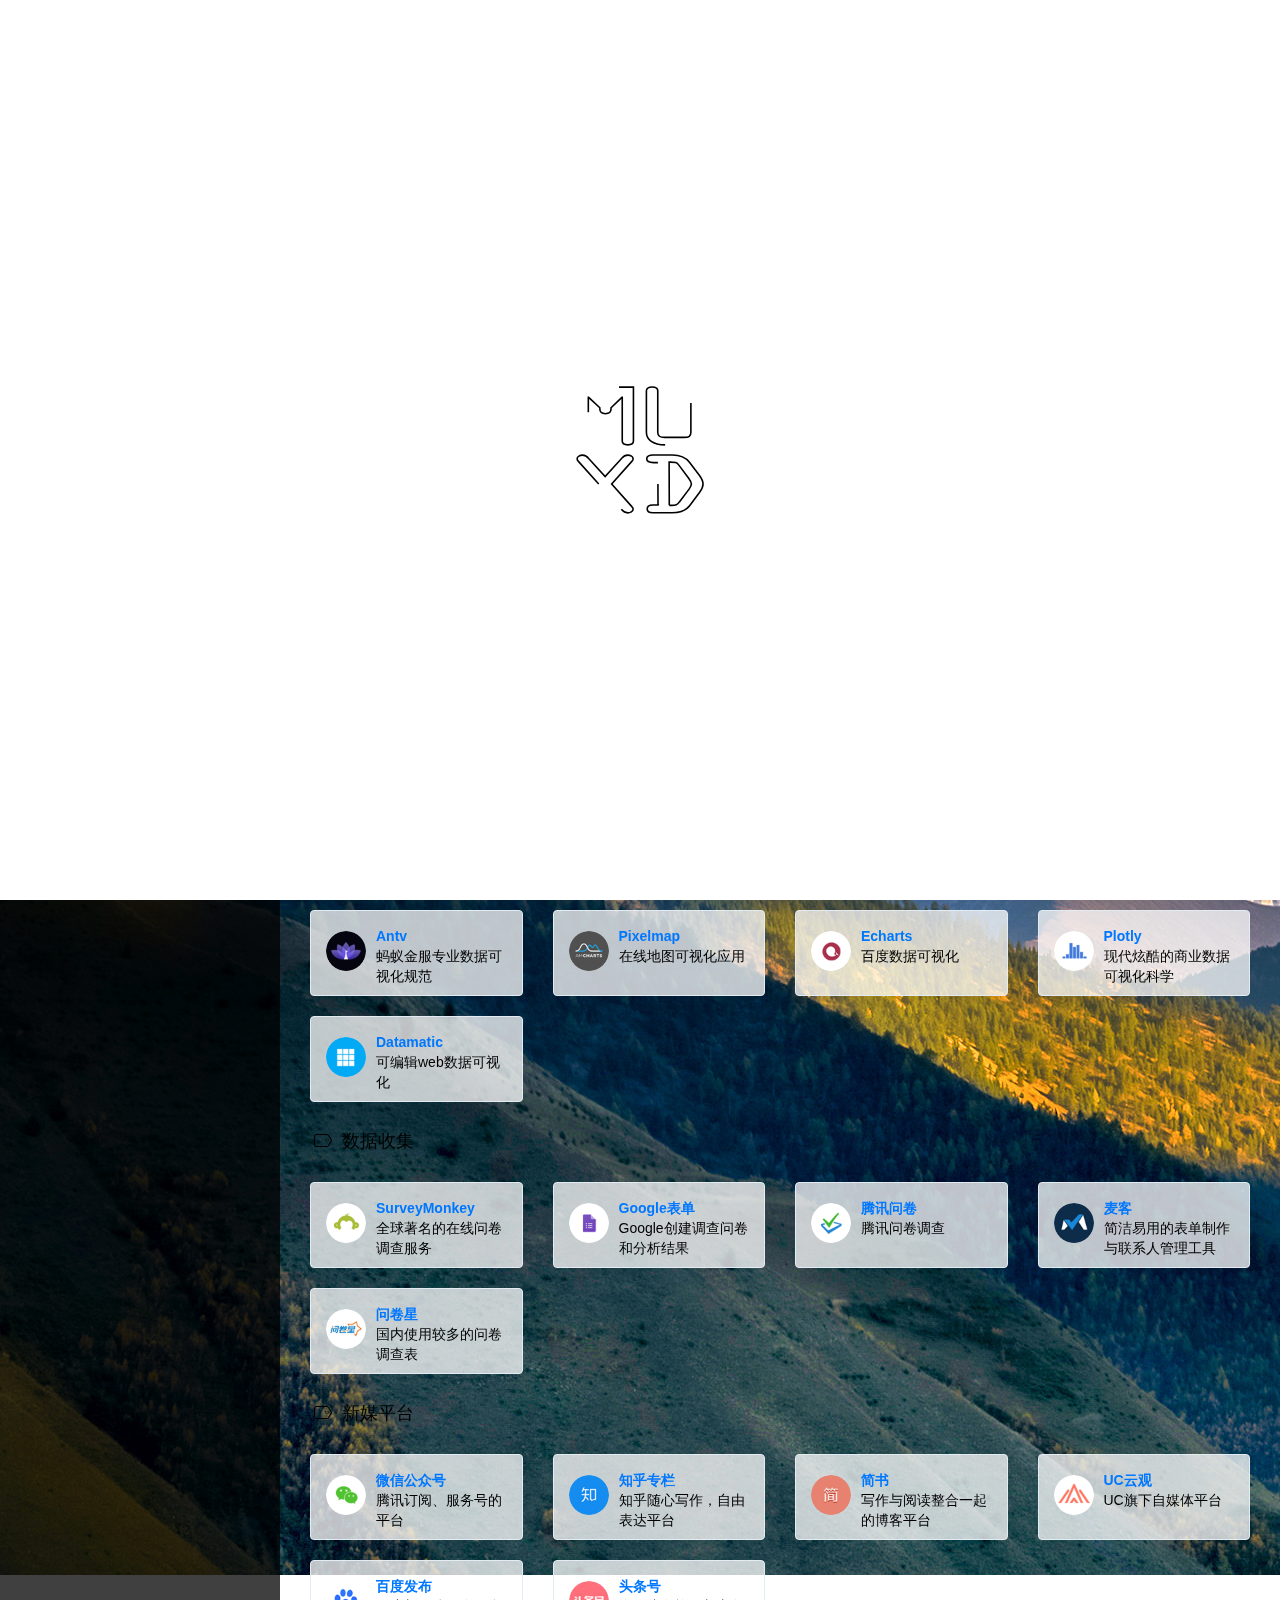
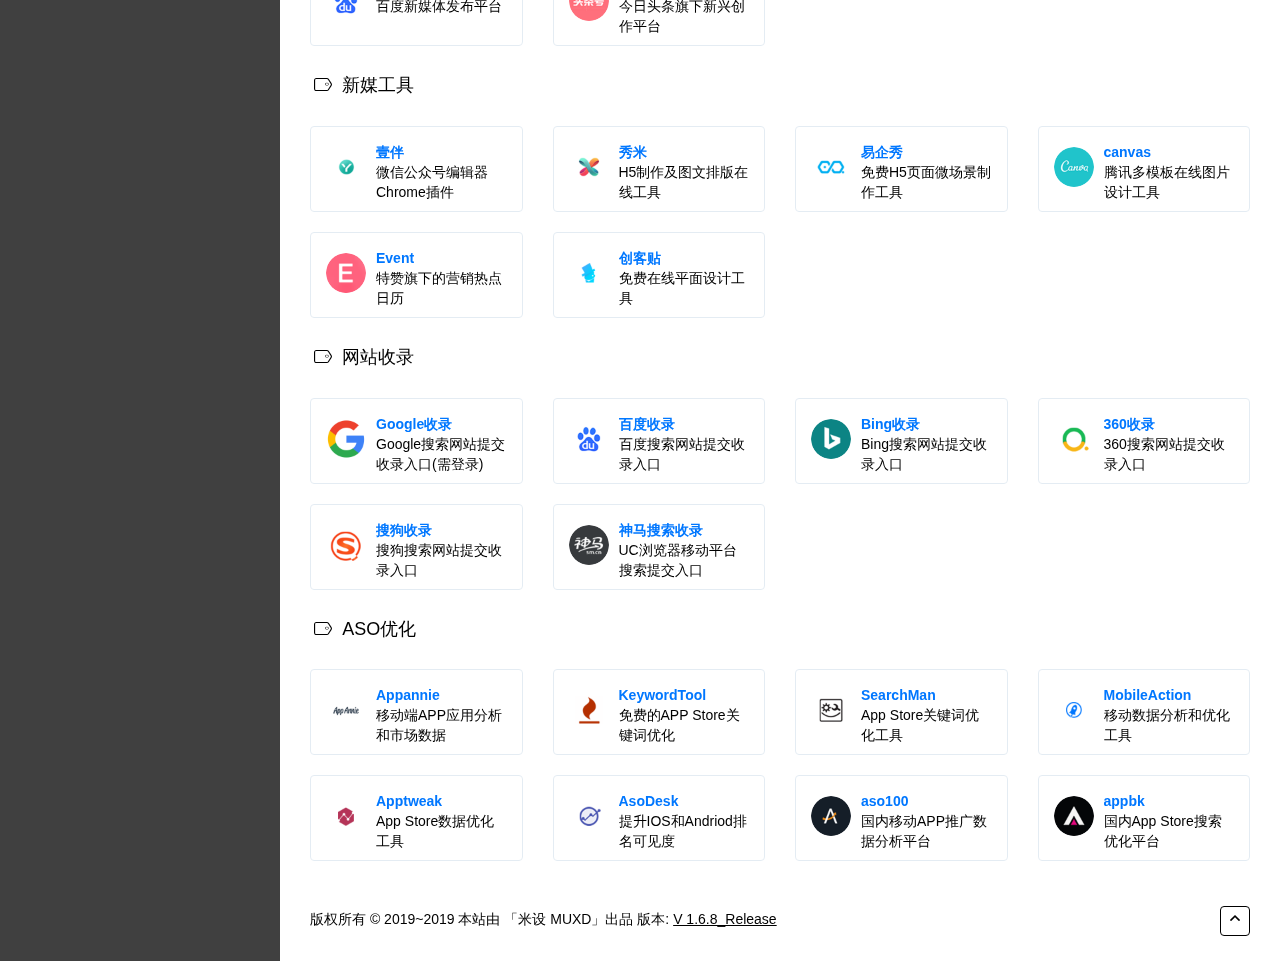
<file: pages/operate.html>
<!DOCTYPE html>
<html>
<head>
    <meta charset="utf-8">
    <meta http-equiv="X-UA-Compatible" content="IE=edge">
    <meta name="viewport" content="width=device-width, initial-scale=1.0" />
    <title>米设MUXD|全能设计导航-运营</title>
    <link rel="shortcut icon" href="../assets/images/favicon.png">
    <link rel="bookmark" type="image/x-icon" href="../assets/images/favicon.png" />
    
    <meta name="keywords" content="UI设计,UI设计素材,设计导航,网址导航,设计资源,创意导航,创意网站导航,设计师网址大全,设计素材大全,设计师导航,UI设计资源,优秀UI设计欣赏,设计师导航,设计师网址大全,设计师网址导航,产品经理网址导航,交互设计师网址导航">
    <meta name="description" content="收集国内外优秀设计网站、UI设计资源网站、灵感创意网站、素材资源网站，定时更新分享优质产品设计书签。">
    <meta property="og:type" content="article">
    <meta property="og:url" content="">
    <meta property="og:title" content="收集国内外优秀设计网站、UI设计资源网站、灵感创意网站、素材资源网站，定时更新分享优质产品设计书签。">
    <meta property="og:description" content="UI设计,UI设计素材,设计导航,网址导航,设计资源,创意导航,创意网站导航,设计师网址大全,设计素材大全,设计师导航,UI设计资源,优秀UI设计欣赏,设计师导航,设计师网址大全,设计师网址导航,产品经理网址导航,交互设计师网址导航">
    <meta property="og:image" content="../assets/images/logo-bat.svg">
    <meta property="og:site_name" content="收集国内外优秀设计网站、UI设计资源网站、灵感创意网站、素材资源网站，定时更新分享优质产品设计书签。">
    <meta name="twitter:card" content="summary_large_image">
    <meta name="twitter:title" content="收集国内外优秀设计网站、UI设计资源网站、灵感创意网站、素材资源网站，定时更新分享优质产品设计书签。">
    <meta name="twitter:description" content="UI设计,UI设计素材,设计导航,网址导航,设计资源,创意导航,创意网站导航,设计师网址大全,设计素材大全,设计师导航,UI设计资源,优秀UI设计欣赏,设计师导航,设计师网址大全,设计师网址导航,产品经理网址导航,交互设计师网址导航">
    <meta name="twitter:image" content="../assets/images/logo-bat.svg">
    
    <link rel="stylesheet" href="../assets/css/loader.css" />
    <link rel="stylesheet" href="../assets/css/fonts/linecons/css/linecons.css">
    <link rel="stylesheet" href="../assets/css/fonts/fontawesome-pro/css/all.css">
    <link rel="stylesheet" href="../assets/css/bootstrap.css">
    <link rel="stylesheet" href="../assets/css/xenon-core.css">
    <link rel="stylesheet" href="../assets/css/xenon-components.css">
    <link rel="stylesheet" href="../assets/css/nav.css">
    <script src="../assets/js/jquery-1.11.1.min.js"></script>
    <!-- HTML5 shim and Respond.js IE8 support of HTML5 elements and media queries -->
    <!--[if lt IE 9]>
        <script src="../assets/js/html5shiv.min.js"></script>
        <script src="../assets/js/respond.min.js"></script>
    <![endif]-->
</head>
<body>
	<section class="preloader">
		<div>
			<svg class="anload" version="1.1" xmlns="http://www.w3.org/2000/svg" xmlns:xlink="http://www.w3.org/1999/xlink" x="0px" y="0px" viewBox="0 0 80 80">
					<path class="muxd" d="M26.9,0.7h9v33.7c0,1.5-1,2.4-3.5,2.4s-3.5-0.8-3.5-2.4V7.1h-0.2l-6.8,6.5v0.8c0,1.4-0.8,2.9-3.5,2.9
	                c-2.6,0-3.5-1.3-3.5-2.9v-0.8L7.9,7.1H7.7v27.3c0,1.5-1,2.4-3.5,2.4s-3.5-0.9-3.5-2.5V0.7h9l8.7,8.2L26.9,0.7z"/>
                    <path class="muxd" d="M55.7,36.8c-3.5,0-6.4-0.6-8.9-2.4c-2.4-1.8-2.8-3.3-2.8-5.5V3c0.1-1.6,1.1-2.4,3.6-2.4c2.6,0,3.5,0.8,3.5,2.4
	                v25.9c0,2.6,1.3,3.2,4.3,3.2h12.1c3.2,0,4.3-0.7,4.3-3.2V3c0.2-1.6,1.2-2.4,3.7-2.4s3.5,0.8,3.5,2.4v25.9c0,2.2-0.3,3.8-2.8,5.5
	                c-2.5,1.8-5.3,2.4-8.9,2.4H55.7z"/>
                    <path class="muxd" d="M14.2,61.2L1.5,47.1c-0.5-0.5-0.8-1-0.8-1.7c0-1.3,1.8-2.2,3.4-2.2c2.4,0,3.1,1.2,4.1,2.4l10,11l10-11
	                c1-1.1,1.8-2.4,4.1-2.4c1.8,0,3.4,1,3.4,2.2c0,0.7-0.3,1.2-0.8,1.7L22.3,61.2l12.6,14.2c0.5,0.5,0.8,1,0.8,1.7
	                c0,1.3-1.8,2.2-3.4,2.2c-2.4,0-3.1-1.2-4.1-2.4L18.3,66L8.3,77c-1,1.1-1.8,2.4-4.1,2.4c-1.8,0-3.4-1-3.4-2.2c0-0.7,0.3-1.2,0.8-1.7
	                L14.2,61.2z"/>
                    <path class="muxd" d="M51.2,47.9h-2.7c-2.4,0-4.3-0.6-4.3-2.4c0-1.7,1.9-2.4,4.1-2.4h11.9c5.5,0,8.4,1.5,10.7,4.6l6.3,8.2
	                c1.4,1.9,2.2,3.2,2.2,5.4c0,1.8-0.8,3.4-2.1,5.1L71,74.9c-2.5,3.3-5.7,4.3-11.2,4.3H48c-1.8,0-3.5-0.7-3.5-2.4
	                c0-1.7,1.8-2.4,3.5-2.4h3.3C51.2,74.7,51.2,47.9,51.2,47.9z M58.3,74.6h1.3c3,0,3.7-0.3,4.9-2l6.3-8.3c0.8-1.1,1.3-1.8,1.3-3
	                c0-1.6-0.8-2.5-1.8-3.8l-5.9-7.9c-1.5-2-2.2-2-5.4-2h-0.8L58.3,74.6L58.3,74.6z"/>
				</svg>
		</div>
	</section>
    <div class="page-body">
    	<div class="page-container">
    		<div class="sidebar-menu toggle-others fixed">
    			<div class="sidebar-menu-inner">
    				<header class="logo-env">
    					<div class="logo">
    						<a href="../index.html" class="logo-expanded">
    							<img src="../assets/images/logo-nav.svg" width="100%" alt="" />
    						</a>
    						<a href="../index.html" class="logo-collapsed">
    							<img src="../assets/images/logo-collapsed@2x.svg" width="40" alt="" />
    						</a>
    					</div>
    					<div class="mobile-menu-toggle visible-xs">
    						<a href="#" data-toggle="mobile-menu">
    							<i class="fa-bars"></i>
    						</a>
    					</div>
    				</header>
    				<ul id="main-menu" class="main-menu">
    					<li>
    						<a href="#域名注册" class="smooth">
    							<i class="fal fa-network-wired sudv"></i>
    							<span class="title">域名注册</span>
    						</a>
    					</li>
    					<li>
    						<a href="#数据分析" class="smooth">
    							<i class="fal fa-clouds sudv"></i>
    							<span class="title">数据分析</span>
    						</a>
    					</li>
    					<li>
    						<a href="#数据工具" class="smooth">
    							<i class="fal fa-hammer sudv"></i>
    							<span class="title">数据工具</span>
    						</a>
    					</li>
    					<li>
    						<a href="#数据收集" class="smooth">
    							<i class="fal fa-satellite-dish sudv"></i>
    							<span class="title">数据收集</span>
    						</a>
    					</li>
    					<li>
    						<a href="#新媒平台" class="smooth">
    							<i class="fal fa-passport sudv"></i>
    							<span class="title">新媒平台</span>
    						</a>
    					</li>
    					<li>
    						<a href="#新媒平台" class="smooth">
    							<i class="fal fa-screwdriver sudv"></i>
    							<span class="title">新媒工具</span>
    						</a>
    					</li>
    					<li>
    						<a href="#网站收录" class="smooth">
    							<i class="fal fa-chart-network sudv"></i>
    							<span class="title">网站收录</span>
    						</a>
    					</li>
    					<li>
    						<a href="#ASO优化" class="smooth">
    							<i class="fal fa-ballot-check sudv"></i>
    							<span class="title">ASO优化</span>
    						</a>
    					</li>
    					<li>
    						<a>
    							<i class="fal fa-window-alt sudv"></i>
    							<span class="title">其他页面</span>
    						</a>
    						<ul>
    							<li onclick="window.open('../index.html','_self')">
    								<a href="#" class="smooth">
    									<span class="title">返回首页</span>
    								</a>
    							</li>
    							<li onclick="window.open('design.html','_self')">
    								<a href="#" class="smooth">
    									<span class="title">设计专题</span>
    								</a>
    							</li>
    							<li onclick="window.open('develop.html','_self')">
    								<a href="#" class="smooth">
    									<span class="title">前端专题</span>
    								</a>
    							</li>
    							<li onclick="window.open('product.html','_self')">
    								<a href="#" class="smooth">
    									<span class="title">产品专题</span>
    								</a>
    							</li>
    							<li onclick="window.open('other.html','_self')">
    								<a href="#" class="smooth">
    									<span class="title">后端专题</span>
    								</a>
    							</li>
    							<li onclick="window.open('other.html','_self')">
    								<a href="#" class="smooth">
    									<span class="title">资讯专题</span>
    								</a>
    							</li>
    							<li onclick="window.open('other.html','_self')">
    								<a href="#" class="smooth">
    									<span class="title">工具专题</span>
    								</a>
    							</li>
    						</ul>
    					</li>
    					<li>
    						<a href="about.html">
    							<i class="fal fa-user-secret sudv"></i>
    							<span class="tooltip-blue">关于米设MUXD</span>
    						</a>
    					</li>
    				</ul>
    			</div>
    		</div>
    		<div class="main-content">
    			<nav class="navbar user-info-navbar" role="navigation">
    				<ul class="user-info-menu left-links list-inline list-unstyled">
    					<li class="hidden-sm hidden-xs">
    						<a href="#" data-toggle="sidebar">
    							<i class="fa-bars"></i>
    						</a>
    					</li>
    				</ul>
    			</nav>
    			<h4 class="text-black"><i class="linecons-tag" id="域名注册"></i>域名注册</h4>
    			<div class="row">
    				<div class="col-sm-3">
    					<div class="xe-widget xe-conversations box2 label-info" onclick="window.open('https://wanwang.aliyun.com/', '_blank')" data-toggle="tooltip" data-placement="bottom" title="" data-original-title="https://wanwang.aliyun.com/">
    						<div class="xe-comment-entry">
    							<a class="xe-user-img">
    								<img src="../assets/images/logos/aliyun.png" class="img-circle" width="40">
    							</a>
    							<div class="xe-comment">
    								<a href="#" class="xe-user-name overflowClip_1">
    									<strong>阿里万网</strong>
    								</a>
    								<p class="overflowClip_2">中国域名主流服务提供商</p>
    							</div>
    						</div>
    					</div>
    				</div>
    				<div class="col-sm-3">
    					<div class="xe-widget xe-conversations box2 label-info" onclick="window.open('https://godaddy.com/', '_blank')" data-toggle="tooltip" data-placement="bottom" title="" data-original-title="https://godaddy.com/">
    						<div class="xe-comment-entry">
    							<a class="xe-user-img">
    								<img src="../assets/images/logos/godaddy.png" class="img-circle" width="40">
    							</a>
    							<div class="xe-comment">
    								<a href="#" class="xe-user-name overflowClip_1">
    									<strong>Godaddy</strong>
    								</a>
    								<p class="overflowClip_2">美国老牌全球最大的域名服务商</p>
    							</div>
    						</div>
    					</div>
    				</div>
    				<div class="col-sm-3">
    					<div class="xe-widget xe-conversations box2 label-info" onclick="window.open('https://www.namecheap.com/', '_blank')" data-toggle="tooltip" data-placement="bottom" title="" data-original-title="https://www.namecheap.com/">
    						<div class="xe-comment-entry">
    							<a class="xe-user-img">
    								<img src="../assets/images/logos/namecheap.png" class="img-circle" width="40">
    							</a>
    							<div class="xe-comment">
    								<a href="#" class="xe-user-name overflowClip_1">
    									<strong>Namecheap</strong>
    								</a>
    								<p class="overflowClip_2">优惠比较多的域名品牌商</p>
    							</div>
    						</div>
    					</div>
    				</div>
    				<div class="col-sm-3">
    					<div class="xe-widget xe-conversations box2 label-info" onclick="window.open('https://www.namesilo.com/', '_blank')" data-toggle="tooltip" data-placement="bottom" title="" data-original-title="https://www.namesilo.com/">
    						<div class="xe-comment-entry">
    							<a class="xe-user-img">
    								<img src="../assets/images/logos/namesilo.png" class="img-circle" width="40">
    							</a>
    							<div class="xe-comment">
    								<a href="#" class="xe-user-name overflowClip_1">
    									<strong>Namesilo</strong>
    								</a>
    								<p class="overflowClip_2">提供永久的免费域名隐私保护</p>
    							</div>
    						</div>
    					</div>
    				</div>
    			</div>    			
    			<div class="row">
    				<div class="col-sm-3">
    					<div class="xe-widget xe-conversations box2 label-info" onclick="window.open('https://domainr.com/', '_blank')" data-toggle="tooltip" data-placement="bottom" title="" data-original-title="https://domainr.com/">
    						<div class="xe-comment-entry">
    							<a class="xe-user-img">
    								<img src="../assets/images/logos/domainr.png" class="img-circle" width="40">
    							</a>
    							<div class="xe-comment">
    								<a href="#" class="xe-user-name overflowClip_1">
    									<strong>Domainr</strong>
    								</a>
    								<p class="overflowClip_2">强大简洁的域名多后缀搜索</p>
    							</div>
    						</div>
    					</div>
    				</div>
    				<div class="col-sm-3">
    					<div class="xe-widget xe-conversations box2 label-info" onclick="window.open('http://www.gandi.net/', '_blank')" data-toggle="tooltip" data-placement="bottom" title="" data-original-title="http://www.gandi.net/">
    						<div class="xe-comment-entry">
    							<a class="xe-user-img">
    								<img src="../assets/images/logos/gandi.png" class="img-circle" width="40">
    							</a>
    							<div class="xe-comment">
    								<a href="#" class="xe-user-name overflowClip_1">
    									<strong>Gandi</strong>
    								</a>
    								<p class="overflowClip_2">国外国别后缀最多的域名提供商</p>
    							</div>
    						</div>
    					</div>
    				</div>
    				<div class="col-sm-3">
    					<div class="xe-widget xe-conversations box2 label-info" onclick="window.open('http://www.ename.com/', '_blank')" data-toggle="tooltip" data-placement="bottom" title="" data-original-title="http://www.ename.com/">
    						<div class="xe-comment-entry">
    							<a class="xe-user-img">
    								<img src="../assets/images/logos/ename.png" class="img-circle" width="40">
    							</a>
    							<div class="xe-comment">
    								<a href="#" class="xe-user-name overflowClip_1">
    									<strong>易名中国</strong>
    								</a>
    								<p class="overflowClip_2">中国最大的域名交易平台</p>
    							</div>
    						</div>
    					</div>
    				</div>
    				<div class="col-sm-3">
    					<div class="xe-widget xe-conversations box2 label-info" onclick="window.open('https://www.domcomp.com/', '_blank')" data-toggle="tooltip" data-placement="bottom" title="" data-original-title="https://www.domcomp.com/">
    						<div class="xe-comment-entry">
    							<a class="xe-user-img">
    								<img src="../assets/images/logos/domcomp.png" class="img-circle" width="40">
    							</a>
    							<div class="xe-comment">
    								<a href="#" class="xe-user-name overflowClip_1">
    									<strong>Domcomp</strong>
    								</a>
    								<p class="overflowClip_2">提供各大服务商域名价格对比</p>
    							</div>
    						</div>
    					</div>
    				</div>
    			</div>
    			<div class="row">
    				<div class="col-sm-3">
    					<div class="xe-widget xe-conversations box2 label-info" onclick="window.open('https://xn--qeiaa.ws/', '_blank')" data-toggle="tooltip" data-placement="bottom" title="" data-original-title="https://xn--qeiaa.ws/">
    						<div class="xe-comment-entry">
    							<a class="xe-user-img">
    								<img src="../assets/images/logos/emoji.png" class="img-circle" width="40">
    							</a>
    							<div class="xe-comment">
    								<a href="#" class="xe-user-name overflowClip_1">
    									<strong>Emoji域名</strong>
    								</a>
    								<p class="overflowClip_2">全球首家表情域名注册</p>
    							</div>
    						</div>
    					</div>
    				</div>
    			</div>
    			<br />
    			<h4 class="text-black"><i class="linecons-tag" id="数据分析"></i>数据分析</h4>
    			<div class="row">
    				<div class="col-sm-3">
    					<div class="xe-widget xe-conversations box2 label-info" onclick="window.open('https://www.google.com/trends/', '_blank')" data-toggle="tooltip" data-placement="bottom" title="" data-original-title="https://www.google.com/trends/">
    						<div class="xe-comment-entry">
    							<a class="xe-user-img">
    								<img src="../assets/images/logos/trends.png" class="img-circle" width="40">
    							</a>
    							<div class="xe-comment">
    								<a href="#" class="xe-user-name overflowClip_1">
    									<strong>Google趋势</strong>
    								</a>
    								<p class="overflowClip_2">google数据和图表了解全球热度</p>
    							</div>
    						</div>
    					</div>
    				</div>
    				<div class="col-sm-3">
    					<div class="xe-widget xe-conversations box2 label-info" onclick="window.open('http://index.baidu.com/', '_blank')" data-toggle="tooltip" data-placement="bottom" title="" data-original-title="http://index.baidu.com/">
    						<div class="xe-comment-entry">
    							<a class="xe-user-img">
    								<img src="../assets/images/logos/baidu.png" class="img-circle" width="40">
    							</a>
    							<div class="xe-comment">
    								<a href="#" class="xe-user-name overflowClip_1">
    									<strong>百度指数</strong>
    								</a>
    								<p class="overflowClip_2">百度互联网数据分享平台</p>
    							</div>
    						</div>
    					</div>
    				</div>
    				<div class="col-sm-3">
    					<div class="xe-widget xe-conversations box2 label-info" onclick="window.open('https://alizs.taobao.com/', '_blank')" data-toggle="tooltip" data-placement="bottom" title="" data-original-title="https://alizs.taobao.com/">
    						<div class="xe-comment-entry">
    							<a class="xe-user-img">
    								<img src="../assets/images/logos/alizs.png" class="img-circle" width="40">
    							</a>
    							<div class="xe-comment">
    								<a href="#" class="xe-user-name overflowClip_1">
    									<strong>阿里指数</strong>
    								</a>
    								<p class="overflowClip_2">电商行业价格、供应、采购趋势分析</p>
    							</div>
    						</div>
    					</div>
    				</div>
    				<div class="col-sm-3">
    					<div class="xe-widget xe-conversations box2 label-info" onclick="window.open('http://www.tianyancha.com/', '_blank')" data-toggle="tooltip" data-placement="bottom" title="" data-original-title="http://www.tianyancha.com/">
    						<div class="xe-comment-entry">
    							<a class="xe-user-img">
    								<img src="../assets/images/logos/tianyancha.png" class="img-circle" width="40">
    							</a>
    							<div class="xe-comment">
    								<a href="#" class="xe-user-name overflowClip_1">
    									<strong>天眼查</strong>
    								</a>
    								<p class="overflowClip_2">查找企业信息资质</p>
    							</div>
    						</div>
    					</div>
    				</div>
    			</div>
    			<div class="row">
    				<div class="col-sm-3">
    					<div class="xe-widget xe-conversations box2 label-info" onclick="window.open('http://tool.chinaz.com/', '_blank')" data-toggle="tooltip" data-placement="bottom" title="" data-original-title="http://tool.chinaz.com/">
    						<div class="xe-comment-entry">
    							<a class="xe-user-img">
    								<img src="../assets/images/logos/chinaz.png" class="img-circle" width="40">
    							</a>
    							<div class="xe-comment">
    								<a href="#" class="xe-user-name overflowClip_1">
    									<strong>站长工具</strong>
    								</a>
    								<p class="overflowClip_2">站长工具数据查询网站</p>
    							</div>
    						</div>
    					</div>
    				</div>
    				<div class="col-sm-3">
    					<div class="xe-widget xe-conversations box2 label-info" onclick="window.open('https://archive.org/web/', '_blank')" data-toggle="tooltip" data-placement="bottom" title="" data-original-title="https://archive.org/web/">
    						<div class="xe-comment-entry">
    							<a class="xe-user-img">
    								<img src="../assets/images/logos/archive.png" class="img-circle" width="40">
    							</a>
    							<div class="xe-comment">
    								<a href="#" class="xe-user-name overflowClip_1">
    									<strong>Archive</strong>
    								</a>
    								<p class="overflowClip_2">能查找到网页历史缓存界面</p>
    							</div>
    						</div>
    					</div>
    				</div>
    				<div class="col-sm-3">
    					<div class="xe-widget xe-conversations box2 label-info" onclick="window.open('http://www.alexa.com/', '_blank')" data-toggle="tooltip" data-placement="bottom" title="" data-original-title="http://www.alexa.com/">
    						<div class="xe-comment-entry">
    							<a class="xe-user-img">
    								<img src="../assets/images/logos/alexa.png" class="img-circle" width="40">
    							</a>
    							<div class="xe-comment">
    								<a href="#" class="xe-user-name overflowClip_1">
    									<strong>Alexa排名</strong>
    								</a>
    								<p class="overflowClip_2">互联网网站的世界排名</p>
    							</div>
    						</div>
    					</div>
    				</div>
    				<div class="col-sm-3">
    					<div class="xe-widget xe-conversations box2 label-info" onclick="window.open('https://www.appannie.com/', '_blank')" data-toggle="tooltip" data-placement="bottom" title="" data-original-title="https://www.appannie.com/">
    						<div class="xe-comment-entry">
    							<a class="xe-user-img">
    								<img src="../assets/images/logos/appannie.png" class="img-circle" width="40">
    							</a>
    							<div class="xe-comment">
    								<a href="#" class="xe-user-name overflowClip_1">
    									<strong>APPannie</strong>
    								</a>
    								<p class="overflowClip_2">移动端APP应用分析和市场数据</p>
    							</div>
    						</div>
    					</div>
    				</div>
    			</div>
    			<div class="row">
    				<div class="col-sm-3">
    					<div class="xe-widget xe-conversations box2 label-info" onclick="window.open('https://www.similarweb.com/', '_blank')" data-toggle="tooltip" data-placement="bottom" title="" data-original-title="https://www.similarweb.com/">
    						<div class="xe-comment-entry">
    							<a class="xe-user-img">
    								<img src="../assets/images/logos/similarweb.png" class="img-circle" width="40">
    							</a>
    							<div class="xe-comment">
    								<a href="#" class="xe-user-name overflowClip_1">
    									<strong>Similarweb</strong>
    								</a>
    								<p class="overflowClip_2">好用的网站排名丨流量数据分析</p>
    							</div>
    						</div>
    					</div>
    				</div>
    			</div>
    			<br />
    			<h4 class="text-black"><i class="linecons-tag" id="数据工具"></i>数据工具</h4>
    			<div class="row">
    				<div class="col-sm-3">
    					<div class="xe-widget xe-conversations box2 label-info" onclick="window.open('https://antv.alipay.com/', '_blank')" data-toggle="tooltip" data-placement="bottom" title="" data-original-title="https://antv.alipay.com/">
    						<div class="xe-comment-entry">
    							<a class="xe-user-img">
    								<img src="../assets/images/logos/antv.png" class="img-circle" width="40">
    							</a>
    							<div class="xe-comment">
    								<a href="#" class="xe-user-name overflowClip_1">
    									<strong>Antv</strong>
    								</a>
    								<p class="overflowClip_2">蚂蚁金服专业数据可视化规范</p>
    							</div>
    						</div>
    					</div>
    				</div>
    				<div class="col-sm-3">
    					<div class="xe-widget xe-conversations box2 label-info" onclick="window.open('https://pixelmap.amcharts.com/', '_blank')" data-toggle="tooltip" data-placement="bottom" title="" data-original-title="https://pixelmap.amcharts.com/">
    						<div class="xe-comment-entry">
    							<a class="xe-user-img">
    								<img src="../assets/images/logos/pixelmap.png" class="img-circle" width="40">
    							</a>
    							<div class="xe-comment">
    								<a href="#" class="xe-user-name overflowClip_1">
    									<strong>Pixelmap</strong>
    								</a>
    								<p class="overflowClip_2">在线地图可视化应用</p>
    							</div>
    						</div>
    					</div>
    				</div>
    				<div class="col-sm-3">
    					<div class="xe-widget xe-conversations box2 label-info" onclick="window.open('http://echarts.baidu.com/', '_blank')" data-toggle="tooltip" data-placement="bottom" title="" data-original-title="http://echarts.baidu.com/">
    						<div class="xe-comment-entry">
    							<a class="xe-user-img">
    								<img src="../assets/images/logos/echarts.png" class="img-circle" width="40">
    							</a>
    							<div class="xe-comment">
    								<a href="#" class="xe-user-name overflowClip_1">
    									<strong>Echarts</strong>
    								</a>
    								<p class="overflowClip_2">百度数据可视化</p>
    							</div>
    						</div>
    					</div>
    				</div>
    				<div class="col-sm-3">
    					<div class="xe-widget xe-conversations box2 label-info" onclick="window.open('https://plot.ly/', '_blank')" data-toggle="tooltip" data-placement="bottom" title="" data-original-title="https://plot.ly/">
    						<div class="xe-comment-entry">
    							<a class="xe-user-img">
    								<img src="../assets/images/logos/plotly.png" class="img-circle" width="40">
    							</a>
    							<div class="xe-comment">
    								<a href="#" class="xe-user-name overflowClip_1">
    									<strong>Plotly</strong>
    								</a>
    								<p class="overflowClip_2">现代炫酷的商业数据可视化科学</p>
    							</div>
    						</div>
    					</div>
    				</div>
    			</div>
    			<div class="row">
    				<div class="col-sm-3">
    					<div class="xe-widget xe-conversations box2 label-info" onclick="window.open('http://datamatic.io/', '_blank')" data-toggle="tooltip" data-placement="bottom" title="" data-original-title="http://datamatic.io/">
    						<div class="xe-comment-entry">
    							<a class="xe-user-img">
    								<img src="../assets/images/logos/datamatic.png" class="img-circle" width="40">
    							</a>
    							<div class="xe-comment">
    								<a href="#" class="xe-user-name overflowClip_1">
    									<strong>Datamatic</strong>
    								</a>
    								<p class="overflowClip_2">可编辑web数据可视化</p>
    							</div>
    						</div>
    					</div>
    				</div>
    			</div>
    			<br />
    			<h4 class="text-black"><i class="linecons-tag" id="数据收集"></i>数据收集</h4>
    			<div class="row">
    				<div class="col-sm-3">
    					<div class="xe-widget xe-conversations box2 label-info" onclick="window.open('https://www.surveymonkey.com/', '_blank')" data-toggle="tooltip" data-placement="bottom" title="" data-original-title="https://www.surveymonkey.com/">
    						<div class="xe-comment-entry">
    							<a class="xe-user-img">
    								<img src="../assets/images/logos/surveymonkey.png" class="img-circle" width="40">
    							</a>
    							<div class="xe-comment">
    								<a href="#" class="xe-user-name overflowClip_1">
    									<strong>SurveyMonkey</strong>
    								</a>
    								<p class="overflowClip_2">全球著名的在线问卷调查服务</p>
    							</div>
    						</div>
    					</div>
    				</div>
    				<div class="col-sm-3">
    					<div class="xe-widget xe-conversations box2 label-info" onclick="window.open('https://www.google.com/intl/zh-CN/forms/', '_blank')" data-toggle="tooltip" data-placement="bottom" title="" data-original-title="https://www.google.com/intl/zh-CN/forms/">
    						<div class="xe-comment-entry">
    							<a class="xe-user-img">
    								<img src="../assets/images/logos/googleforms.png" class="img-circle" width="40">
    							</a>
    							<div class="xe-comment">
    								<a href="#" class="xe-user-name overflowClip_1">
    									<strong>Google表单</strong>
    								</a>
    								<p class="overflowClip_2">Google创建调查问卷和分析结果</p>
    							</div>
    						</div>
    					</div>
    				</div>
    				<div class="col-sm-3">
    					<div class="xe-widget xe-conversations box2 label-info" onclick="window.open('https://wj.qq.com/', '_blank')" data-toggle="tooltip" data-placement="bottom" title="" data-original-title="https://wj.qq.com/">
    						<div class="xe-comment-entry">
    							<a class="xe-user-img">
    								<img src="../assets/images/logos/wj.qq.png" class="img-circle" width="40">
    							</a>
    							<div class="xe-comment">
    								<a href="#" class="xe-user-name overflowClip_1">
    									<strong>腾讯问卷</strong>
    								</a>
    								<p class="overflowClip_2">腾讯问卷调查</p>
    							</div>
    						</div>
    					</div>
    				</div>
    				<div class="col-sm-3">
    					<div class="xe-widget xe-conversations box2 label-info" onclick="window.open('http://www.mikecrm.com/', '_blank')" data-toggle="tooltip" data-placement="bottom" title="" data-original-title="http://www.mikecrm.com/">
    						<div class="xe-comment-entry">
    							<a class="xe-user-img">
    								<img src="../assets/images/logos/mikecrm.png" class="img-circle" width="40">
    							</a>
    							<div class="xe-comment">
    								<a href="#" class="xe-user-name overflowClip_1">
    									<strong>麦客</strong>
    								</a>
    								<p class="overflowClip_2">简洁易用的表单制作与联系人管理工具</p>
    							</div>
    						</div>
    					</div>
    				</div>
    			</div>
    			<div class="row">
    				<div class="col-sm-3">
    					<div class="xe-widget xe-conversations box2 label-info" onclick="window.open('http://www.sojump.com/', '_blank')" data-toggle="tooltip" data-placement="bottom" title="" data-original-title="http://www.sojump.com/">
    						<div class="xe-comment-entry">
    							<a class="xe-user-img">
    								<img src="../assets/images/logos/sojump.png" class="img-circle" width="40">
    							</a>
    							<div class="xe-comment">
    								<a href="#" class="xe-user-name overflowClip_1">
    									<strong>问卷星</strong>
    								</a>
    								<p class="overflowClip_2">国内使用较多的问卷调查表</p>
    							</div>
    						</div>
    					</div>
    				</div>
    			</div>
    			<br />
    			<h4 class="text-black"><i class="linecons-tag" id="新媒平台"></i>新媒平台</h4>
    			<div class="row">
    				<div class="col-sm-3">
    					<div class="xe-widget xe-conversations box2 label-info" onclick="window.open('https://mp.weixin.qq.com/', '_blank')" data-toggle="tooltip" data-placement="bottom" title="" data-original-title="https://mp.weixin.qq.com/">
    						<div class="xe-comment-entry">
    							<a class="xe-user-img">
    								<img src="../assets/images/logos/weixin.png" class="img-circle" width="40">
    							</a>
    							<div class="xe-comment">
    								<a href="#" class="xe-user-name overflowClip_1">
    									<strong>微信公众号</strong>
    								</a>
    								<p class="overflowClip_2">腾讯订阅、服务号的平台</p>
    							</div>
    						</div>
    					</div>
    				</div>
    				<div class="col-sm-3">
    					<div class="xe-widget xe-conversations box2 label-info" onclick="window.open('https://zhuanlan.zhihu.com/', '_blank')" data-toggle="tooltip" data-placement="bottom" title="" data-original-title="https://zhuanlan.zhihu.com/">
    						<div class="xe-comment-entry">
    							<a class="xe-user-img">
    								<img src="../assets/images/logos/zhihu.png" class="img-circle" width="40">
    							</a>
    							<div class="xe-comment">
    								<a href="#" class="xe-user-name overflowClip_1">
    									<strong>知乎专栏</strong>
    								</a>
    								<p class="overflowClip_2">知乎随心写作，自由表达平台</p>
    							</div>
    						</div>
    					</div>
    				</div>
    				<div class="col-sm-3">
    					<div class="xe-widget xe-conversations box2 label-info" onclick="window.open('http://www.jianshu.com/', '_blank')" data-toggle="tooltip" data-placement="bottom" title="" data-original-title="http://www.jianshu.com/">
    						<div class="xe-comment-entry">
    							<a class="xe-user-img">
    								<img src="../assets/images/logos/jianshu.png" class="img-circle" width="40">
    							</a>
    							<div class="xe-comment">
    								<a href="#" class="xe-user-name overflowClip_1">
    									<strong>简书</strong>
    								</a>
    								<p class="overflowClip_2">写作与阅读整合一起的博客平台</p>
    							</div>
    						</div>
    					</div>
    				</div>
    				<div class="col-sm-3">
    					<div class="xe-widget xe-conversations box2 label-info" onclick="window.open('http://mp.uc.cn/', '_blank')" data-toggle="tooltip" data-placement="bottom" title="" data-original-title="http://mp.uc.cn/">
    						<div class="xe-comment-entry">
    							<a class="xe-user-img">
    								<img src="../assets/images/logos/yunguan.png" class="img-circle" width="40">
    							</a>
    							<div class="xe-comment">
    								<a href="#" class="xe-user-name overflowClip_1">
    									<strong>UC云观</strong>
    								</a>
    								<p class="overflowClip_2">UC旗下自媒体平台</p>
    							</div>
    						</div>
    					</div>
    				</div>
    			</div>
    			<div class="row">
    				<div class="col-sm-3">
    					<div class="xe-widget xe-conversations box2 label-info" onclick="window.open('http://publish.baidu.com/', '_blank')" data-toggle="tooltip" data-placement="bottom" title="" data-original-title="http://publish.baidu.com/">
    						<div class="xe-comment-entry">
    							<a class="xe-user-img">
    								<img src="../assets/images/logos/baidu.png" class="img-circle" width="40">
    							</a>
    							<div class="xe-comment">
    								<a href="#" class="xe-user-name overflowClip_1">
    									<strong>百度发布</strong>
    								</a>
    								<p class="overflowClip_2">百度新媒体发布平台</p>
    							</div>
    						</div>
    					</div>
    				</div>
    				<div class="col-sm-3">
    					<div class="xe-widget xe-conversations box2 label-info" onclick="window.open('https://mp.toutiao.com/', '_blank')" data-toggle="tooltip" data-placement="bottom" title="" data-original-title="https://mp.toutiao.com/">
    						<div class="xe-comment-entry">
    							<a class="xe-user-img">
    								<img src="../assets/images/logos/toutiaohao.png" class="img-circle" width="40">
    							</a>
    							<div class="xe-comment">
    								<a href="#" class="xe-user-name overflowClip_1">
    									<strong>头条号</strong>
    								</a>
    								<p class="overflowClip_2">今日头条旗下新兴创作平台</p>
    							</div>
    						</div>
    					</div>
    				</div>
    			</div>
    			<br />
    			<h4 class="text-black"><i class="linecons-tag" id="新媒工具"></i>新媒工具</h4>
    			<div class="row">
    				<div class="col-sm-3">
    					<div class="xe-widget xe-conversations box2 label-info" onclick="window.open('https://yiban.io/', '_blank')" data-toggle="tooltip" data-placement="bottom" title="" data-original-title="https://yiban.io/">
    						<div class="xe-comment-entry">
    							<a class="xe-user-img">
    								<img src="../assets/images/logos/yiban.png" class="img-circle" width="40">
    							</a>
    							<div class="xe-comment">
    								<a href="#" class="xe-user-name overflowClip_1">
    									<strong>壹伴</strong>
    								</a>
    								<p class="overflowClip_2">微信公众号编辑器Chrome插件</p>
    							</div>
    						</div>
    					</div>
    				</div>
    				<div class="col-sm-3">
    					<div class="xe-widget xe-conversations box2 label-info" onclick="window.open('http://xiumi.us/', '_blank')" data-toggle="tooltip" data-placement="bottom" title="" data-original-title="http://xiumi.us/">
    						<div class="xe-comment-entry">
    							<a class="xe-user-img">
    								<img src="../assets/images/logos/xiumi.png" class="img-circle" width="40">
    							</a>
    							<div class="xe-comment">
    								<a href="#" class="xe-user-name overflowClip_1">
    									<strong>秀米</strong>
    								</a>
    								<p class="overflowClip_2">H5制作及图文排版在线工具</p>
    							</div>
    						</div>
    					</div>
    				</div>
    				<div class="col-sm-3">
    					<div class="xe-widget xe-conversations box2 label-info" onclick="window.open('http://www.eqxiu.com/', '_blank')" data-toggle="tooltip" data-placement="bottom" title="" data-original-title="http://www.eqxiu.com/">
    						<div class="xe-comment-entry">
    							<a class="xe-user-img">
    								<img src="../assets/images/logos/eqxiu.png" class="img-circle" width="40">
    							</a>
    							<div class="xe-comment">
    								<a href="#" class="xe-user-name overflowClip_1">
    									<strong>易企秀</strong>
    								</a>
    								<p class="overflowClip_2">免费H5页面微场景制作工具</p>
    							</div>
    						</div>
    					</div>
    				</div>
    				<div class="col-sm-3">
    					<div class="xe-widget xe-conversations box2 label-info" onclick="window.open('http://canvas.qq.com/', '_blank')" data-toggle="tooltip" data-placement="bottom" title="" data-original-title="http://canvas.qq.com/">
    						<div class="xe-comment-entry">
    							<a class="xe-user-img">
    								<img src="../assets/images/logos/canva.png" class="img-circle" width="40">
    							</a>
    							<div class="xe-comment">
    								<a href="#" class="xe-user-name overflowClip_1">
    									<strong>canvas</strong>
    								</a>
    								<p class="overflowClip_2">腾讯多模板在线图片设计工具</p>
    							</div>
    						</div>
    					</div>
    				</div>
    			</div>
    			<div class="row">
    				<div class="col-sm-3">
    					<div class="xe-widget xe-conversations box2 label-info" onclick="window.open('http://event.tezign.com/', '_blank')" data-toggle="tooltip" data-placement="bottom" title="" data-original-title="http://event.tezign.com/">
    						<div class="xe-comment-entry">
    							<a class="xe-user-img">
    								<img src="../assets/images/logos/event.png" class="img-circle" width="40">
    							</a>
    							<div class="xe-comment">
    								<a href="#" class="xe-user-name overflowClip_1">
    									<strong>Event</strong>
    								</a>
    								<p class="overflowClip_2">特赞旗下的营销热点日历</p>
    							</div>
    						</div>
    					</div>
    				</div>
    				<div class="col-sm-3">
    					<div class="xe-widget xe-conversations box2 label-info" onclick="window.open('https://www.chuangkit.com/', '_blank')" data-toggle="tooltip" data-placement="bottom" title="" data-original-title="https://www.chuangkit.com/">
    						<div class="xe-comment-entry">
    							<a class="xe-user-img">
    								<img src="../assets/images/logos/chuangkit.png" class="img-circle" width="40">
    							</a>
    							<div class="xe-comment">
    								<a href="#" class="xe-user-name overflowClip_1">
    									<strong>创客贴</strong>
    								</a>
    								<p class="overflowClip_2">免费在线平面设计工具</p>
    							</div>
    						</div>
    					</div>
    				</div>
    			</div>
    			<br />
    			<h4 class="text-black"><i class="linecons-tag" id="网站收录"></i>网站收录</h4>
    			<div class="row">
    				<div class="col-sm-3">
    					<div class="xe-widget xe-conversations box2 label-info" onclick="window.open('https://www.google.com/webmasters/tools/submit-url', '_blank')" data-toggle="tooltip" data-placement="bottom" title="" data-original-title="https://www.google.com/webmasters/tools/submit-url">
    						<div class="xe-comment-entry">
    							<a class="xe-user-img">
    								<img src="../assets/images/logos/google.png" class="img-circle" width="40">
    							</a>
    							<div class="xe-comment">
    								<a href="#" class="xe-user-name overflowClip_1">
    									<strong>Google收录</strong>
    								</a>
    								<p class="overflowClip_2">Google搜索网站提交收录入口(需登录)</p>
    							</div>
    						</div>
    					</div>
    				</div>
    				<div class="col-sm-3">
    					<div class="xe-widget xe-conversations box2 label-info" onclick="window.open('http://zhanzhang.baidu.com/linksubmit/url', '_blank')" data-toggle="tooltip" data-placement="bottom" title="" data-original-title="http://zhanzhang.baidu.com/linksubmit/url">
    						<div class="xe-comment-entry">
    							<a class="xe-user-img">
    								<img src="../assets/images/logos/baidu.png" class="img-circle" width="40">
    							</a>
    							<div class="xe-comment">
    								<a href="#" class="xe-user-name overflowClip_1">
    									<strong>百度收录</strong>
    								</a>
    								<p class="overflowClip_2">百度搜索网站提交收录入口</p>
    							</div>
    						</div>
    					</div>
    				</div>
    				<div class="col-sm-3">
    					<div class="xe-widget xe-conversations box2 label-info" onclick="window.open('http://www.bing.com/toolbox/submit-site-url', '_blank')" data-toggle="tooltip" data-placement="bottom" title="" data-original-title="http://www.bing.com/toolbox/submit-site-url">
    						<div class="xe-comment-entry">
    							<a class="xe-user-img">
    								<img src="../assets/images/logos/bing.png" class="img-circle" width="40">
    							</a>
    							<div class="xe-comment">
    								<a href="#" class="xe-user-name overflowClip_1">
    									<strong>Bing收录</strong>
    								</a>
    								<p class="overflowClip_2">Bing搜索网站提交收录入口</p>
    							</div>
    						</div>
    					</div>
    				</div>
    				<div class="col-sm-3">
    					<div class="xe-widget xe-conversations box2 label-info" onclick="window.open('http://info.so.360.cn/site_submit.html', '_blank')" data-toggle="tooltip" data-placement="bottom" title="" data-original-title="http://info.so.360.cn/site_submit.html">
    						<div class="xe-comment-entry">
    							<a class="xe-user-img">
    								<img src="../assets/images/logos/360so.png" class="img-circle" width="40">
    							</a>
    							<div class="xe-comment">
    								<a href="#" class="xe-user-name overflowClip_1">
    									<strong>360收录</strong>
    								</a>
    								<p class="overflowClip_2">360搜索网站提交收录入口</p>
    							</div>
    						</div>
    					</div>
    				</div>
    			</div>
    			<div class="row">
    				<div class="col-sm-3">
    					<div class="xe-widget xe-conversations box2 label-info" onclick="window.open('http://fankui.help.sogou.com/index.php/', '_blank')" data-toggle="tooltip" data-placement="bottom" title="" data-original-title="http://fankui.help.sogou.com/index.php/">
    						<div class="xe-comment-entry">
    							<a class="xe-user-img">
    								<img src="../assets/images/logos/sougou.png" class="img-circle" width="40">
    							</a>
    							<div class="xe-comment">
    								<a href="#" class="xe-user-name overflowClip_1">
    									<strong>搜狗收录</strong>
    								</a>
    								<p class="overflowClip_2">搜狗搜索网站提交收录入口</p>
    							</div>
    						</div>
    					</div>
    				</div>
    				<div class="col-sm-3">
    					<div class="xe-widget xe-conversations box2 label-info" onclick="window.open('http://zhanzhang.sm.cn/', '_blank')" data-toggle="tooltip" data-placement="bottom" title="" data-original-title="http://zhanzhang.sm.cn/">
    						<div class="xe-comment-entry">
    							<a class="xe-user-img">
    								<img src="../assets/images/logos/sm.png" class="img-circle" width="40">
    							</a>
    							<div class="xe-comment">
    								<a href="#" class="xe-user-name overflowClip_1">
    									<strong>神马搜索收录</strong>
    								</a>
    								<p class="overflowClip_2">UC浏览器移动平台搜索提交入口</p>
    							</div>
    						</div>
    					</div>
    				</div>
    			</div>
    			<br />
    			<h4 class="text-black"><i class="linecons-tag" id="ASO优化"></i>ASO优化</h4>
    			<div class="row">
    				<div class="col-sm-3">
    					<div class="xe-widget xe-conversations box2 label-info" onclick="window.open('https://www.appannie.com/cn/', '_blank')" data-toggle="tooltip" data-placement="bottom" title="" data-original-title="https://www.appannie.com/cn/">
    						<div class="xe-comment-entry">
    							<a class="xe-user-img">
    								<img src="../assets/images/logos/appannie.png" class="img-circle" width="40">
    							</a>
    							<div class="xe-comment">
    								<a href="#" class="xe-user-name overflowClip_1">
    									<strong>Appannie</strong>
    								</a>
    								<p class="overflowClip_2">移动端APP应用分析和市场数据</p>
    							</div>
    						</div>
    					</div>
    				</div>
    				<div class="col-sm-3">
    					<div class="xe-widget xe-conversations box2 label-info" onclick="window.open('http://keywordtool.io/app-store', '_blank')" data-toggle="tooltip" data-placement="bottom" title="" data-original-title="http://keywordtool.io/app-store">
    						<div class="xe-comment-entry">
    							<a class="xe-user-img">
    								<img src="../assets/images/logos/keywordtool.png" class="img-circle" width="40">
    							</a>
    							<div class="xe-comment">
    								<a href="#" class="xe-user-name overflowClip_1">
    									<strong>KeywordTool</strong>
    								</a>
    								<p class="overflowClip_2">免费的APP Store关键词优化</p>
    							</div>
    						</div>
    					</div>
    				</div>
    				<div class="col-sm-3">
    					<div class="xe-widget xe-conversations box2 label-info" onclick="window.open('https://searchman.com/', '_blank')" data-toggle="tooltip" data-placement="bottom" title="" data-original-title="https://searchman.com/">
    						<div class="xe-comment-entry">
    							<a class="xe-user-img">
    								<img src="../assets/images/logos/searchman.png" class="img-circle" width="40">
    							</a>
    							<div class="xe-comment">
    								<a href="#" class="xe-user-name overflowClip_1">
    									<strong>SearchMan</strong>
    								</a>
    								<p class="overflowClip_2">App Store关键词优化工具</p>
    							</div>
    						</div>
    					</div>
    				</div>
    				<div class="col-sm-3">
    					<div class="xe-widget xe-conversations box2 label-info" onclick="window.open('https://www.mobileaction.co/', '_blank')" data-toggle="tooltip" data-placement="bottom" title="" data-original-title="https://www.mobileaction.co/">
    						<div class="xe-comment-entry">
    							<a class="xe-user-img">
    								<img src="../assets/images/logos/mobileaction.png" class="img-circle" width="40">
    							</a>
    							<div class="xe-comment">
    								<a href="#" class="xe-user-name overflowClip_1">
    									<strong>MobileAction</strong>
    								</a>
    								<p class="overflowClip_2">移动数据分析和优化工具</p>
    							</div>
    						</div>
    					</div>
    				</div>
    			</div>
    			<div class="row">
    				<div class="col-sm-3">
    					<div class="xe-widget xe-conversations box2 label-info" onclick="window.open('https://www.apptweak.com/', '_blank')" data-toggle="tooltip" data-placement="bottom" title="" data-original-title="https://www.apptweak.com/">
    						<div class="xe-comment-entry">
    							<a class="xe-user-img">
    								<img src="../assets/images/logos/apptweak.png" class="img-circle" width="40">
    							</a>
    							<div class="xe-comment">
    								<a href="#" class="xe-user-name overflowClip_1">
    									<strong>Apptweak</strong>
    								</a>
    								<p class="overflowClip_2">App Store数据优化工具</p>
    							</div>
    						</div>
    					</div>
    				</div>
    				<div class="col-sm-3">
    					<div class="xe-widget xe-conversations box2 label-info" onclick="window.open('https://asodesk.com/', '_blank')" data-toggle="tooltip" data-placement="bottom" title="" data-original-title="https://asodesk.com/">
    						<div class="xe-comment-entry">
    							<a class="xe-user-img">
    								<img src="../assets/images/logos/asodesk.png" class="img-circle" width="40">
    							</a>
    							<div class="xe-comment">
    								<a href="#" class="xe-user-name overflowClip_1">
    									<strong>AsoDesk</strong>
    								</a>
    								<p class="overflowClip_2">提升IOS和Andriod排名可见度</p>
    							</div>
    						</div>
    					</div>
    				</div>
    				<div class="col-sm-3">
    					<div class="xe-widget xe-conversations box2 label-info" onclick="window.open('https://aso100.com/', '_blank')" data-toggle="tooltip" data-placement="bottom" title="" data-original-title="https://aso100.com/">
    						<div class="xe-comment-entry">
    							<a class="xe-user-img">
    								<img src="../assets/images/logos/aso100.png" class="img-circle" width="40">
    							</a>
    							<div class="xe-comment">
    								<a href="#" class="xe-user-name overflowClip_1">
    									<strong>aso100</strong>
    								</a>
    								<p class="overflowClip_2">国内移动APP推广数据分析平台</p>
    							</div>
    						</div>
    					</div>
    				</div>
    				<div class="col-sm-3">
    					<div class="xe-widget xe-conversations box2 label-info" onclick="window.open('http://appbk.com/', '_blank')" data-toggle="tooltip" data-placement="bottom" title="" data-original-title="http://appbk.com/">
    						<div class="xe-comment-entry">
    							<a class="xe-user-img">
    								<img src="../assets/images/logos/appbk.png" class="img-circle" width="40">
    							</a>
    							<div class="xe-comment">
    								<a href="#" class="xe-user-name overflowClip_1">
    									<strong>appbk</strong>
    								</a>
    								<p class="overflowClip_2">国内App Store搜索优化平台</p>
    							</div>
    						</div>
    					</div>
    				</div>
    			</div>
    			<br />
    			<footer class="main-footer sticky footer-type-1">
						<div class="footer-inner">
							<div class="go-up">
								<a href="#" rel="go-top">
									<i class="fa-angle-up"></i>
								</a>
							</div>
							<div class="footer-text">版权所有 &copy; 2019~2019 本站由
								<a href="about.html">「米设 MUXD」</a>出品 版本: <u>V 1.6.8_Release</u>
							</div>
						</div>
					</footer>
    		</div>
    	</div>
    </div>

    <!-- 锚点平滑移动 -->
    <script type="text/javascript">
    	
    $(document).ready(function() {
        $(document).on('click', '.has-sub', function(){
            var _this = $(this)
            if(!$(this).hasClass('expanded')) {
               setTimeout(function(){
                    _this.find('ul').attr("style","")
               }, 300);
              
            } else {
                $('.has-sub ul').each(function(id,ele){
                    var _that = $(this)
                    if(_this.find('ul')[0] != ele) {
                        setTimeout(function(){
                            _that.attr("style","")
                        }, 300);
                    }
                })
            }
        })
        $('.user-info-menu .hidden-sm').click(function(){
            if($('.sidebar-menu').hasClass('collapsed')) {
                $('.has-sub.expanded > ul').attr("style","")
            } else {
                $('.has-sub.expanded > ul').show()
            }
        })
        $("#main-menu li ul li").click(function() {
            $(this).siblings('li').removeClass('active'); // 删除其他兄弟元素的样式
            $(this).addClass('active'); // 添加当前元素的样式
        });
        $("a.smooth").click(function(ev) {
            ev.preventDefault();

            public_vars.$mainMenu.add(public_vars.$sidebarProfile).toggleClass('mobile-is-visible');
            ps_destroy();
            $("html, body").animate({
                scrollTop: $($(this).attr("href")).offset().top - 30
            }, {
                duration: 500,
                easing: "swing"
            });
        });
        return false;
    });

    var href = "";
    var pos = 0;
    $("a.smooth").click(function(e) {
        $("#main-menu li").each(function() {
            $(this).removeClass("active");
        });
        $(this).parent("li").addClass("active");
        e.preventDefault();
        href = $(this).attr("href");
        pos = $(href).position().top - 30;
    });
    </script>
    <script src="../assets/js/bootstrap.js"></script>
    <script src="../assets/css/fonts/fontawesome-pro/js/all.js"></script>
    <script src="../assets/js/TweenMax.min.js"></script>
    <script src="../assets/js/resizeable.js"></script>
    <script src="../assets/js/joinable.js"></script>
    <script src="../assets/js/xenon-toggles.js"></script>
    <script src="../assets/js/xenon-custom.js"></script>
    <script src="../assets/js/loader.js"></script>
</body>

</html>
</file>
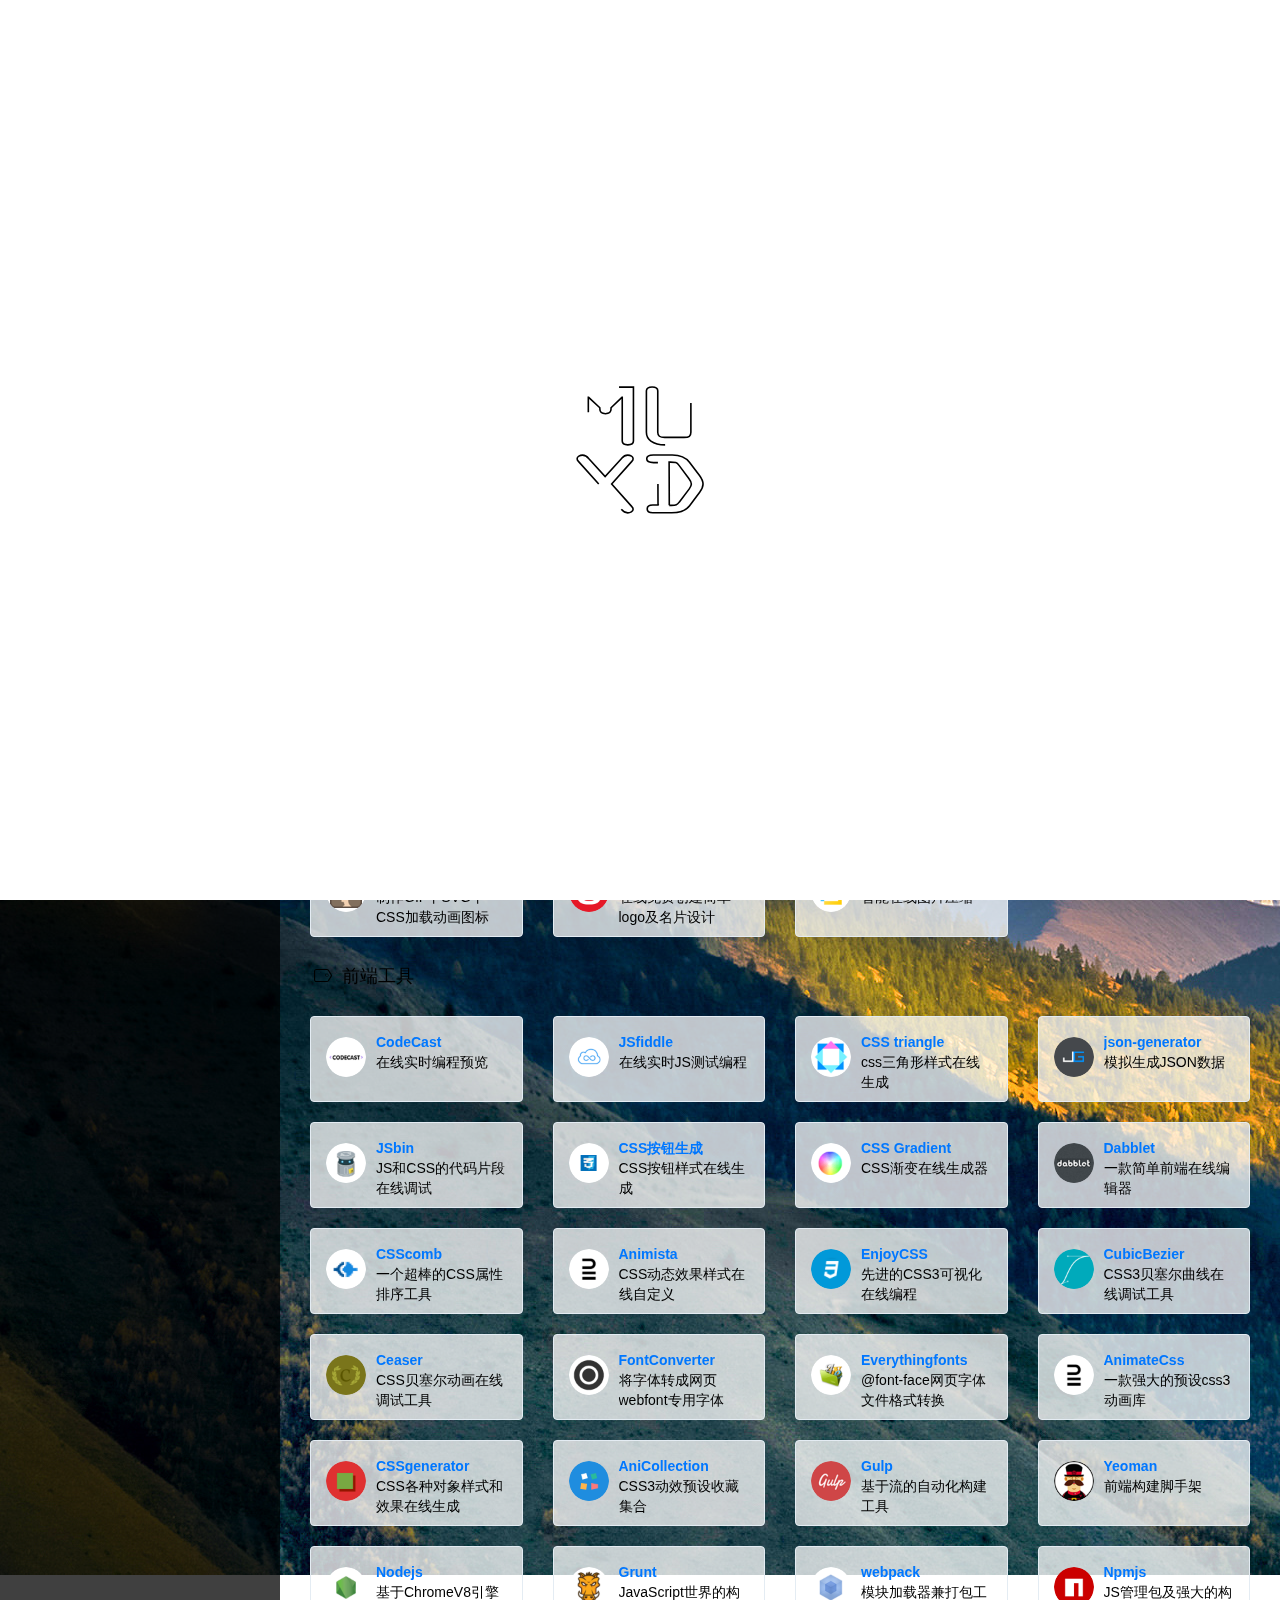
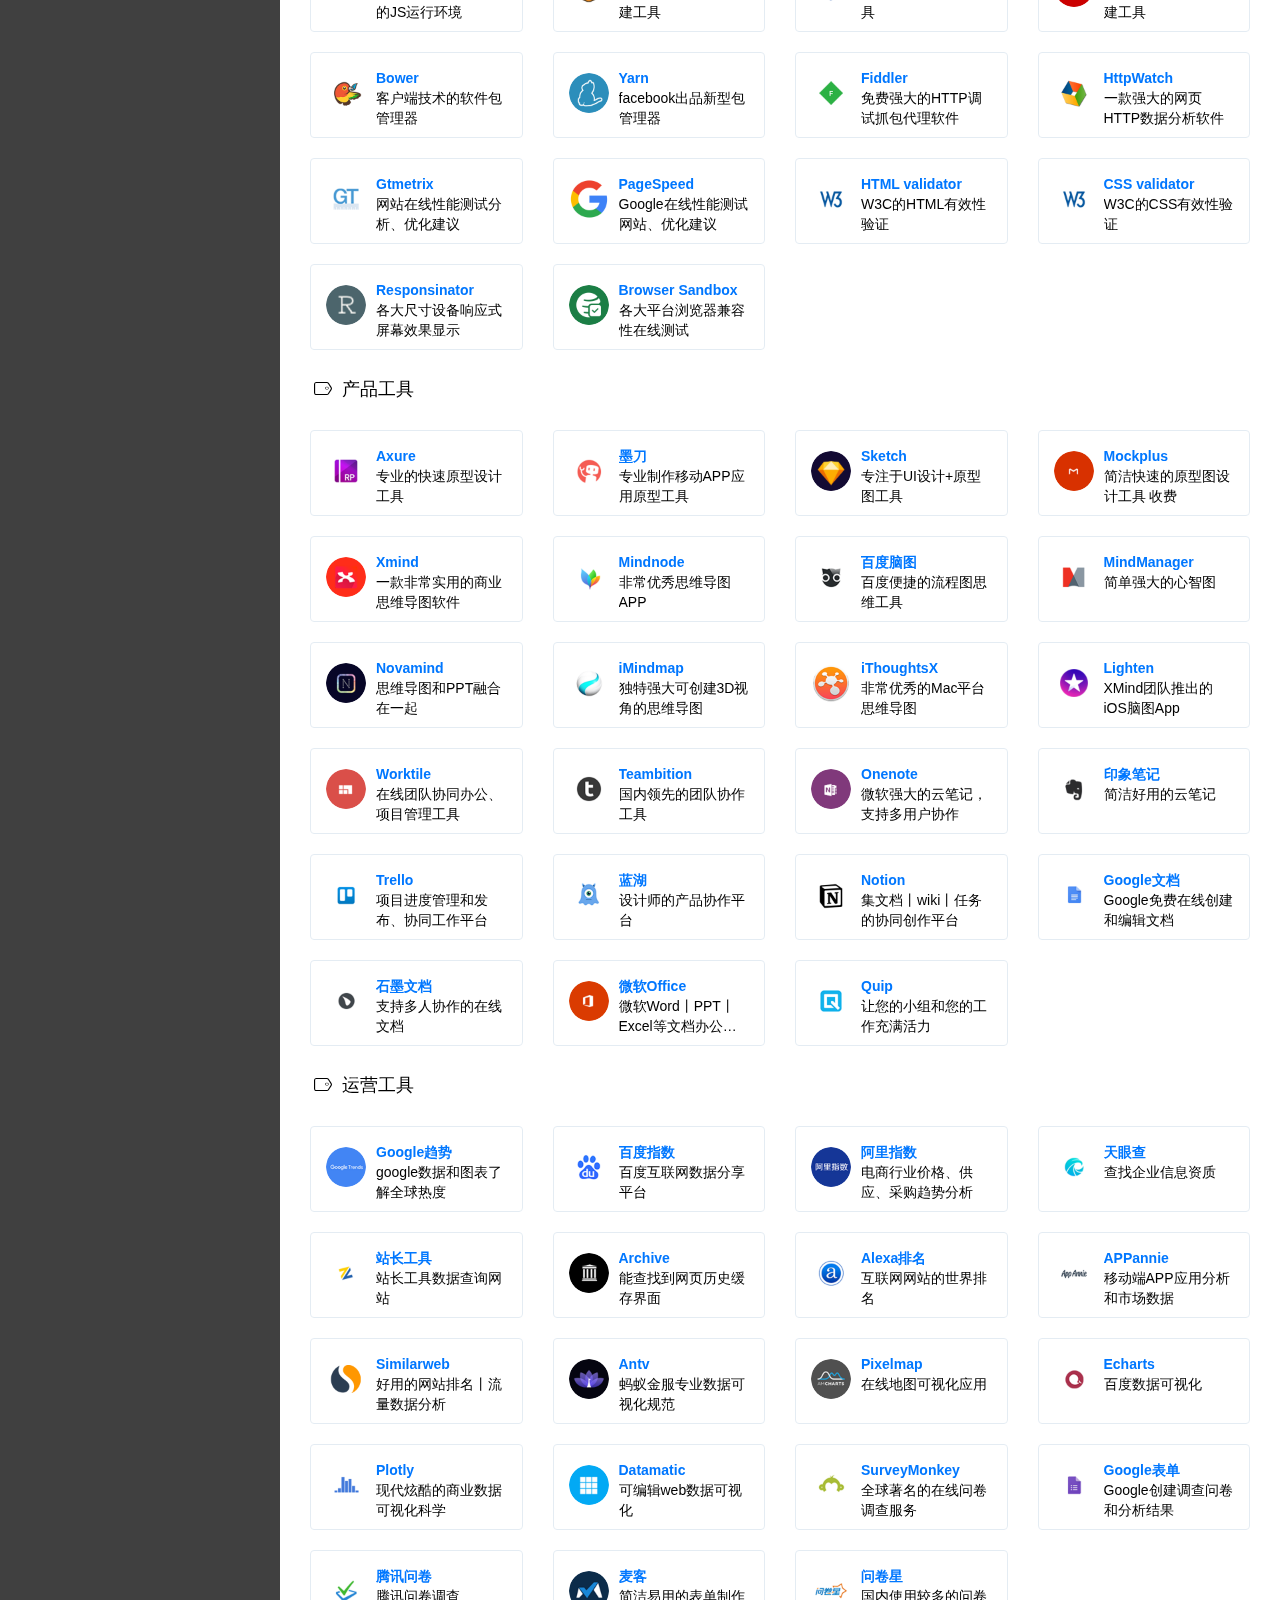
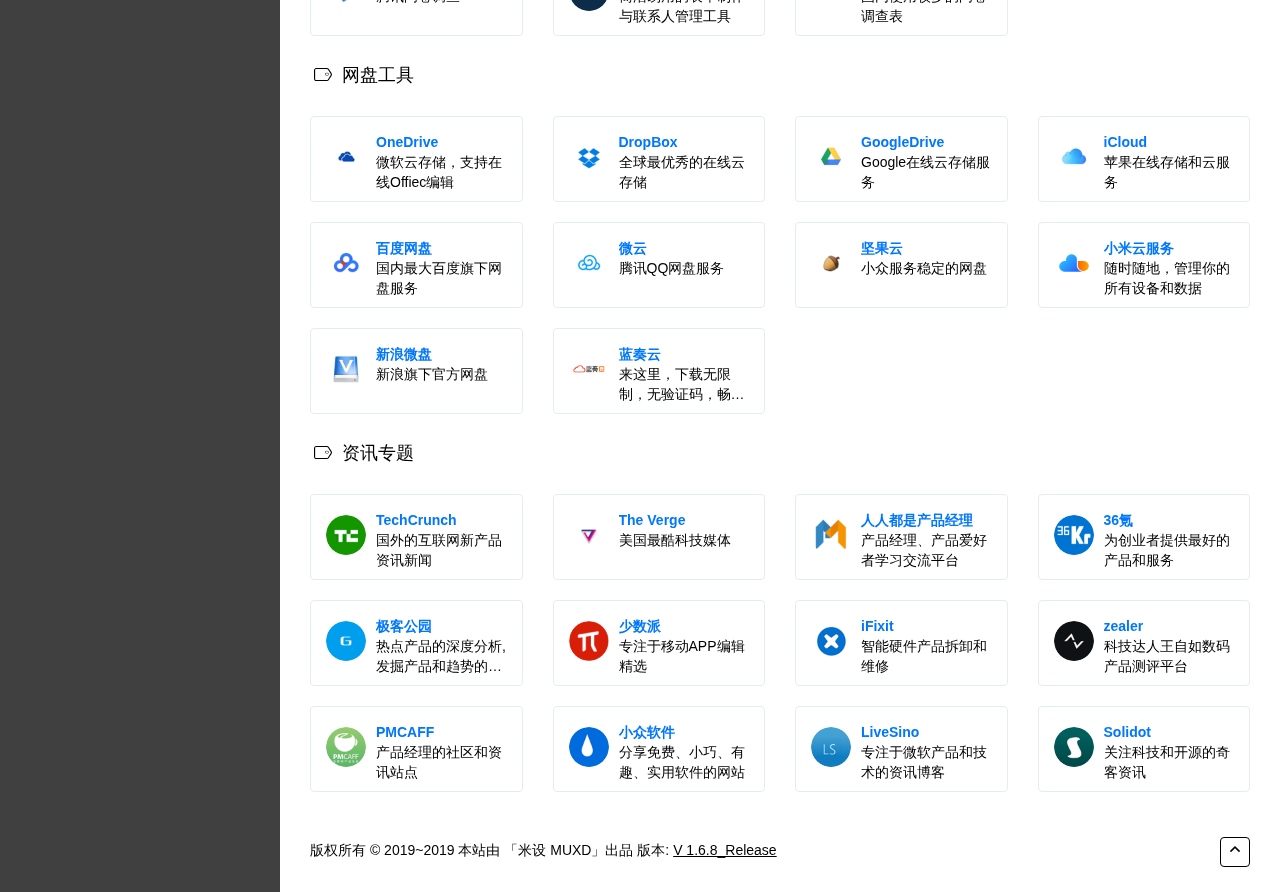
<file: pages/other.html>
<!DOCTYPE html>
<html>

	<head>
		<meta charset="utf-8">
		<meta http-equiv="X-UA-Compatible" content="IE=edge">
		<meta name="viewport" content="width=device-width, initial-scale=1.0" />
		<title>米设MUXD|全能设计导航-其他</title>
		<link rel="shortcut icon" href="../assets/images/favicon.png">
		<link rel="bookmark" type="image/x-icon" href="../assets/images/favicon.png" />

		<meta name="keywords" content="UI设计,UI设计素材,设计导航,网址导航,设计资源,创意导航,创意网站导航,设计师网址大全,设计素材大全,设计师导航,UI设计资源,优秀UI设计欣赏,设计师导航,设计师网址大全,设计师网址导航,产品经理网址导航,交互设计师网址导航">
		<meta name="description" content="收集国内外优秀设计网站、UI设计资源网站、灵感创意网站、素材资源网站，定时更新分享优质产品设计书签。">
		<meta property="og:type" content="article">
		<meta property="og:url" content="">
		<meta property="og:title" content="收集国内外优秀设计网站、UI设计资源网站、灵感创意网站、素材资源网站，定时更新分享优质产品设计书签。">
		<meta property="og:description" content="UI设计,UI设计素材,设计导航,网址导航,设计资源,创意导航,创意网站导航,设计师网址大全,设计素材大全,设计师导航,UI设计资源,优秀UI设计欣赏,设计师导航,设计师网址大全,设计师网址导航,产品经理网址导航,交互设计师网址导航">
		<meta property="og:image" content="../assets/images/logo-bat.svg">
		<meta property="og:site_name" content="收集国内外优秀设计网站、UI设计资源网站、灵感创意网站、素材资源网站，定时更新分享优质产品设计书签。">
		<meta name="twitter:card" content="summary_large_image">
		<meta name="twitter:title" content="收集国内外优秀设计网站、UI设计资源网站、灵感创意网站、素材资源网站，定时更新分享优质产品设计书签。">
		<meta name="twitter:description" content="UI设计,UI设计素材,设计导航,网址导航,设计资源,创意导航,创意网站导航,设计师网址大全,设计素材大全,设计师导航,UI设计资源,优秀UI设计欣赏,设计师导航,设计师网址大全,设计师网址导航,产品经理网址导航,交互设计师网址导航">
		<meta name="twitter:image" content="../assets/images/logo-bat.svg">

		<link rel="stylesheet" href="../assets/css/loader.css" />
		<link rel="stylesheet" href="../assets/css/fonts/linecons/css/linecons.css">
		<link rel="stylesheet" href="../assets/css/fonts/fontawesome-pro/css/all.css">
		<link rel="stylesheet" href="../assets/css/bootstrap.css">
		<link rel="stylesheet" href="../assets/css/xenon-core.css">
		<link rel="stylesheet" href="../assets/css/xenon-components.css">
		<link rel="stylesheet" href="../assets/css/nav.css">
		<script src="../assets/js/jquery-1.11.1.min.js"></script>
		<!-- HTML5 shim and Respond.js IE8 support of HTML5 elements and media queries -->
		<!--[if lt IE 9]>
        <script src="../assets/js/html5shiv.min.js"></script>
        <script src="../assets/js/respond.min.js"></script>
        <![endif]-->
	</head>

	<body>
		<section class="preloader">
			<div>
				<svg class="anload" version="1.1" xmlns="http://www.w3.org/2000/svg" xmlns:xlink="http://www.w3.org/1999/xlink" x="0px" y="0px" viewBox="0 0 80 80">
					<path class="muxd" d="M26.9,0.7h9v33.7c0,1.5-1,2.4-3.5,2.4s-3.5-0.8-3.5-2.4V7.1h-0.2l-6.8,6.5v0.8c0,1.4-0.8,2.9-3.5,2.9
	                c-2.6,0-3.5-1.3-3.5-2.9v-0.8L7.9,7.1H7.7v27.3c0,1.5-1,2.4-3.5,2.4s-3.5-0.9-3.5-2.5V0.7h9l8.7,8.2L26.9,0.7z"/>
                    <path class="muxd" d="M55.7,36.8c-3.5,0-6.4-0.6-8.9-2.4c-2.4-1.8-2.8-3.3-2.8-5.5V3c0.1-1.6,1.1-2.4,3.6-2.4c2.6,0,3.5,0.8,3.5,2.4
	                v25.9c0,2.6,1.3,3.2,4.3,3.2h12.1c3.2,0,4.3-0.7,4.3-3.2V3c0.2-1.6,1.2-2.4,3.7-2.4s3.5,0.8,3.5,2.4v25.9c0,2.2-0.3,3.8-2.8,5.5
	                c-2.5,1.8-5.3,2.4-8.9,2.4H55.7z"/>
                    <path class="muxd" d="M14.2,61.2L1.5,47.1c-0.5-0.5-0.8-1-0.8-1.7c0-1.3,1.8-2.2,3.4-2.2c2.4,0,3.1,1.2,4.1,2.4l10,11l10-11
	                c1-1.1,1.8-2.4,4.1-2.4c1.8,0,3.4,1,3.4,2.2c0,0.7-0.3,1.2-0.8,1.7L22.3,61.2l12.6,14.2c0.5,0.5,0.8,1,0.8,1.7
	                c0,1.3-1.8,2.2-3.4,2.2c-2.4,0-3.1-1.2-4.1-2.4L18.3,66L8.3,77c-1,1.1-1.8,2.4-4.1,2.4c-1.8,0-3.4-1-3.4-2.2c0-0.7,0.3-1.2,0.8-1.7
	                L14.2,61.2z"/>
                    <path class="muxd" d="M51.2,47.9h-2.7c-2.4,0-4.3-0.6-4.3-2.4c0-1.7,1.9-2.4,4.1-2.4h11.9c5.5,0,8.4,1.5,10.7,4.6l6.3,8.2
	                c1.4,1.9,2.2,3.2,2.2,5.4c0,1.8-0.8,3.4-2.1,5.1L71,74.9c-2.5,3.3-5.7,4.3-11.2,4.3H48c-1.8,0-3.5-0.7-3.5-2.4
	                c0-1.7,1.8-2.4,3.5-2.4h3.3C51.2,74.7,51.2,47.9,51.2,47.9z M58.3,74.6h1.3c3,0,3.7-0.3,4.9-2l6.3-8.3c0.8-1.1,1.3-1.8,1.3-3
	                c0-1.6-0.8-2.5-1.8-3.8l-5.9-7.9c-1.5-2-2.2-2-5.4-2h-0.8L58.3,74.6L58.3,74.6z"/>
				</svg>
			</div>
		</section>
		<div class="page-body">
			<div class="page-container">
				<div class="sidebar-menu toggle-others fixed">
					<div class="sidebar-menu-inner">
						<header class="logo-env">
							<div class="logo">
								<a href="../index.html" class="logo-expanded">
									<img src="../assets/images/logo-nav.svg" width="100%" alt="" />
								</a>
								<a href="../index.html" class="logo-collapsed">
									<img src="../assets/images/logo-collapsed@2x.svg" width="40" alt="" />
								</a>
							</div>
							<div class="mobile-menu-toggle visible-xs">
								<a href="#" data-toggle="mobile-menu">
									<i class="fa-bars"></i>
								</a>
							</div>
						</header>
						<ul id="main-menu" class="main-menu">
							<li>
								<a href="#后端专题" class="smooth">
									<i class="fal fa-tachometer-alt sudv"></i>
									<span class="title">后端系统</span>
								</a>
							</li>
							<li>
								<a href="#设计工具" class="smooth">
									<i class="fal fa-pencil-paintbrush sudv"></i>
									<span class="title">设计工具</span>
								</a>
							</li>
							<li>
								<a href="#前端工具" class="smooth">
									<i class="fal fa-desktop sudv"></i>
									<span class="title">前端工具</span>
								</a>
							</li>
							<li>
								<a href="#产品工具" class="smooth">
									<i class="fal fa-cubes sudv"></i>
									<span class="title">产品工具</span>
								</a>
							</li>
							<li>
								<a href="#运营工具" class="smooth">
									<i class="fal fa-poll-people sudv"></i>
									<span class="title">运营工具</span>
								</a>
							</li>
							<li>
								<a href="#网盘工具" class="smooth">
									<i class="fal fa-hdd sudv"></i>
									<span class="title">网盘工具</span>
								</a>
							</li>
							<li>
								<a href="#资讯专题" class="smooth">
									<i class="fal fa-newspaper sudv"></i>
									<span class="title">资讯专题</span>
								</a>
							</li>
							<li>
								<a>
									<i class="fal fa-window-alt sudv"></i>
									<span class="title">其他页面</span>
								</a>
								<ul>
									<li onclick="window.open('../index.html','_self')">
										<a href="#" class="smooth">
											<span class="title">返回首页</span>
										</a>
									</li>
									<li onclick="window.open('design.html','_self')">
										<a href="#" class="smooth">
											<span class="title">设计专题</span>
										</a>
									</li>
									<li onclick="window.open('develop.html','_self')">
										<a href="#" class="smooth">
											<span class="title">前端专题</span>
										</a>
									</li>
									<li onclick="window.open('product.html','_self')">
										<a href="#" class="smooth">
											<span class="title">产品专题</span>
										</a>
									</li>
									<li onclick="window.open('operate.html','_self')">
										<a href="#" class="smooth">
											<span class="title">运营专题</span>
										</a>
									</li>
								</ul>
							</li>
							<li>
								<a href="about.html">
									<i class="fal fa-user-secret sudv"></i>
									<span class="tooltip-blue">关于米设MUXD</span>
								</a>
							</li>
						</ul>
					</div>
				</div>
				<div class="main-content">
					<nav class="navbar user-info-navbar" role="navigation">
						<ul class="user-info-menu left-links list-inline list-unstyled">
							<li class="hidden-sm hidden-xs">
								<a href="#" data-toggle="sidebar">
									<i class="fa-bars"></i>
								</a>
							</li>
						</ul>
					</nav>
					<h4 class="text-black"><i class="linecons-tag" id="后端专题"></i>后端系统</h4>
					<div class="row">
						<div class="col-sm-3">
							<div class="xe-widget xe-conversations box2 label-info" onclick="window.open('https://www.ubuntu.com/', '_blank')" data-toggle="tooltip" data-placement="bottom" title="" data-original-title="https://www.ubuntu.com/">
								<div class="xe-comment-entry">
									<a class="xe-user-img">
										<img src="../assets/images/logos/ubuntu.png" class="img-circle" width="40">
									</a>
									<div class="xe-comment">
										<a href="#" class="xe-user-name overflowClip_1">
											<strong>ubuntu</strong>
										</a>
										<p class="overflowClip_2">以桌面应用为主的开源Linux操作系统</p>
									</div>
								</div>
							</div>
						</div>
						<div class="col-sm-3">
							<div class="xe-widget xe-conversations box2 label-info" onclick="window.open('http://www.debian.org/', '_blank')" data-toggle="tooltip" data-placement="bottom" title="" data-original-title="http://www.debian.org/">
								<div class="xe-comment-entry">
									<a class="xe-user-img">
										<img src="../assets/images/logos/debian.png" class="img-circle" width="40">
									</a>
									<div class="xe-comment">
										<a href="#" class="xe-user-name overflowClip_1">
											<strong>Debian</strong>
										</a>
										<p class="overflowClip_2">最遵GNU规范的开源Linux系统</p>
									</div>
								</div>
							</div>
						</div>
						<div class="col-sm-3">
							<div class="xe-widget xe-conversations box2 label-info" onclick="window.open('https://www.redhat.com/', '_blank')" data-toggle="tooltip" data-placement="bottom" title="" data-original-title="https://www.redhat.com/">
								<div class="xe-comment-entry">
									<a class="xe-user-img">
										<img src="../assets/images/logos/redhat.png" class="img-circle" width="40">
									</a>
									<div class="xe-comment">
										<a href="#" class="xe-user-name overflowClip_1">
											<strong>Redhat</strong>
										</a>
										<p class="overflowClip_2">应用最广泛的商业Linux系统</p>
									</div>
								</div>
							</div>
						</div>
						<div class="col-sm-3">
							<div class="xe-widget xe-conversations box2 label-info" onclick="window.open('https://www.centos.org/', '_blank')" data-toggle="tooltip" data-placement="bottom" title="" data-original-title="https://www.centos.org/">
								<div class="xe-comment-entry">
									<a class="xe-user-img">
										<img src="../assets/images/logos/centos.png" class="img-circle" width="40">
									</a>
									<div class="xe-comment">
										<a href="#" class="xe-user-name overflowClip_1">
											<strong>Centos</strong>
										</a>
										<p class="overflowClip_2">Redhat内核开源免费的linux系统</p>
									</div>
								</div>
							</div>
						</div>
					</div>
					<br />
					<h4 class="text-black"><i class="linecons-tag" id="设计工具"></i>设计工具</h4>
					<div class="row">
						<div class="col-sm-3">
							<div class="xe-widget xe-conversations box2 label-info" onclick="window.open('https://cloudconvert.org/', '_blank')" data-toggle="tooltip" data-placement="bottom" title="" data-original-title="https://cloudconvert.org/">
								<div class="xe-comment-entry">
									<a class="xe-user-img">
										<img src="../assets/images/logos/cloudconvert.png" class="img-circle" width="40">
									</a>
									<div class="xe-comment">
										<a href="#" class="xe-user-name overflowClip_1">
											<strong>CloudConvert</strong>
										</a>
										<p class="overflowClip_2">云端在线图片格式转换</p>
									</div>
								</div>
							</div>
						</div>
						<div class="col-sm-3">
							<div class="xe-widget xe-conversations box2 label-info" onclick="window.open('https://tinypng.com/', '_blank')" data-toggle="tooltip" data-placement="bottom" title="" data-original-title="https://tinypng.com/">
								<div class="xe-comment-entry">
									<a class="xe-user-img">
										<img src="../assets/images/logos/tinypng.png" class="img-circle" width="40">
									</a>
									<div class="xe-comment">
										<a href="#" class="xe-user-name overflowClip_1">
											<strong>TinyPng</strong>
										</a>
										<p class="overflowClip_2">超完美PNG压缩工具</p>
									</div>
								</div>
							</div>
						</div>
						<div class="col-sm-3">
							<div class="xe-widget xe-conversations box2 label-info" onclick="window.open('http://www.myfonts.com/WhatTheFont/', '_blank')" data-toggle="tooltip" data-placement="bottom" title="" data-original-title="http://www.myfonts.com/WhatTheFont/">
								<div class="xe-comment-entry">
									<a class="xe-user-img">
										<img src="../assets/images/logos/myfonts.png" class="img-circle" width="40">
									</a>
									<div class="xe-comment">
										<a href="#" class="xe-user-name overflowClip_1">
											<strong>FindMyfont</strong>
										</a>
										<p class="overflowClip_2">英文上传图片查找字体</p>
									</div>
								</div>
							</div>
						</div>
						<div class="col-sm-3">
							<div class="xe-widget xe-conversations box2 label-info" onclick="window.open('http://www.qiuziti.com/', '_blank')" data-toggle="tooltip" data-placement="bottom" title="" data-original-title="http://www.qiuziti.com/">
								<div class="xe-comment-entry">
									<a class="xe-user-img">
										<img src="../assets/images/logos/qiuziti.png" class="img-circle" width="40">
									</a>
									<div class="xe-comment">
										<a href="#" class="xe-user-name overflowClip_1">
											<strong>qiuziti</strong>
										</a>
										<p class="overflowClip_2">中文上传图片字体查找</p>
									</div>
								</div>
							</div>
						</div>
					</div>
					<div class="row">
						<div class="col-sm-3">
							<div class="xe-widget xe-conversations box2 label-info" onclick="window.open('http://preloaders.net/', '_blank')" data-toggle="tooltip" data-placement="bottom" title="" data-original-title="http://preloaders.net/">
								<div class="xe-comment-entry">
									<a class="xe-user-img">
										<img src="../assets/images/logos/preloaders.png" class="img-circle" width="40">
									</a>
									<div class="xe-comment">
										<a href="#" class="xe-user-name overflowClip_1">
											<strong>Preloaders</strong>
										</a>
										<p class="overflowClip_2">loading加载动画制作</p>
									</div>
								</div>
							</div>
						</div>
						<div class="col-sm-3">
							<div class="xe-widget xe-conversations box2 label-info" onclick="window.open('http://www.jpegmini.com/', '_blank')" data-toggle="tooltip" data-placement="bottom" title="" data-original-title="http://www.jpegmini.com/">
								<div class="xe-comment-entry">
									<a class="xe-user-img">
										<img src="../assets/images/logos/jpegmini.png" class="img-circle" width="40">
									</a>
									<div class="xe-comment">
										<a href="#" class="xe-user-name overflowClip_1">
											<strong>Jpegmini</strong>
										</a>
										<p class="overflowClip_2">JPG图片压缩工具</p>
									</div>
								</div>
							</div>
						</div>
						<div class="col-sm-3">
							<div class="xe-widget xe-conversations box2 label-info" onclick="window.open('https://smallpdf.com/cn', '_blank')" data-toggle="tooltip" data-placement="bottom" title="" data-original-title="https://smallpdf.com/cn">
								<div class="xe-comment-entry">
									<a class="xe-user-img">
										<img src="../assets/images/logos/smallpdf.png" class="img-circle" width="40">
									</a>
									<div class="xe-comment">
										<a href="#" class="xe-user-name overflowClip_1">
											<strong>Smallpdf</strong>
										</a>
										<p class="overflowClip_2">专注于PDF格式互转、压缩等功能</p>
									</div>
								</div>
							</div>
						</div>
						<div class="col-sm-3">
							<div class="xe-widget xe-conversations box2 label-info" onclick="window.open('http://logojoy.com/app.php', '_blank')" data-toggle="tooltip" data-placement="bottom" title="" data-original-title="http://logojoy.com/app.php">
								<div class="xe-comment-entry">
									<a class="xe-user-img">
										<img src="../assets/images/logos/logojoy.png" class="img-circle" width="40">
									</a>
									<div class="xe-comment">
										<a href="#" class="xe-user-name overflowClip_1">
											<strong>Logojoy</strong>
										</a>
										<p class="overflowClip_2">根据条件匹配在线生成Logo</p>
									</div>
								</div>
							</div>
						</div>
					</div>
					<div class="row">
						<div class="col-sm-3">
							<div class="xe-widget xe-conversations box2 label-info" onclick="window.open('http://bezier.method.ac/', '_blank')" data-toggle="tooltip" data-placement="bottom" title="" data-original-title="http://bezier.method.ac/">
								<div class="xe-comment-entry">
									<a class="xe-user-img">
										<img src="../assets/images/logos/bezier.png" class="img-circle" width="40">
									</a>
									<div class="xe-comment">
										<a href="#" class="xe-user-name overflowClip_1">
											<strong>Bezier Game</strong>
										</a>
										<p class="overflowClip_2">贝塞尔曲线练习</p>
									</div>
								</div>
							</div>
						</div>
						<div class="col-sm-3">
							<div class="xe-widget xe-conversations box2 label-info" onclick="window.open('https://pdfcandy.com/', '_blank')" data-toggle="tooltip" data-placement="bottom" title="" data-original-title="https://pdfcandy.com/">
								<div class="xe-comment-entry">
									<a class="xe-user-img">
										<img src="../assets/images/logos/pdfcandy.png" class="img-circle" width="40">
									</a>
									<div class="xe-comment">
										<a href="#" class="xe-user-name overflowClip_1">
											<strong>PDFcandy</strong>
										</a>
										<p class="overflowClip_2">汇集众多常用PDF在线工具</p>
									</div>
								</div>
							</div>
						</div>
						<div class="col-sm-3">
							<div class="xe-widget xe-conversations box2 label-info" onclick="window.open('http://www.qrhacker.com/', '_blank')" data-toggle="tooltip" data-placement="bottom" title="" data-original-title="http://www.qrhacker.com/">
								<div class="xe-comment-entry">
									<a class="xe-user-img">
										<img src="../assets/images/logos/qrhacker.png" class="img-circle" width="40">
									</a>
									<div class="xe-comment">
										<a href="#" class="xe-user-name overflowClip_1">
											<strong>QRhacker</strong>
										</a>
										<p class="overflowClip_2">国外创建二维码在线应用</p>
									</div>
								</div>
							</div>
						</div>
						<div class="col-sm-3">
							<div class="xe-widget xe-conversations box2 label-info" onclick="window.open('https://cli.im/', '_blank')" data-toggle="tooltip" data-placement="bottom" title="" data-original-title="https://cli.im/">
								<div class="xe-comment-entry">
									<a class="xe-user-img">
										<img src="../assets/images/logos/cli.png" class="img-circle" width="40">
									</a>
									<div class="xe-comment">
										<a href="#" class="xe-user-name overflowClip_1">
											<strong>草料二维码</strong>
										</a>
										<p class="overflowClip_2">国内创建二维码在线应用</p>
									</div>
								</div>
							</div>
						</div>
					</div>
					<div class="row">
						<div class="col-sm-3">
							<div class="xe-widget xe-conversations box2 label-info" onclick="window.open('http://optimizilla.com/', '_blank')" data-toggle="tooltip" data-placement="bottom" title="" data-original-title="http://optimizilla.com/">
								<div class="xe-comment-entry">
									<a class="xe-user-img">
										<img src="../assets/images/logos/optimizilla.png" class="img-circle" width="40">
									</a>
									<div class="xe-comment">
										<a href="#" class="xe-user-name overflowClip_1">
											<strong>optimizilla</strong>
										</a>
										<p class="overflowClip_2">支持JPEG和PNG格式在线压缩工具</p>
									</div>
								</div>
							</div>
						</div>
						<div class="col-sm-3">
							<div class="xe-widget xe-conversations box2 label-info" onclick="window.open('http://waifu2x.udp.jp/', '_blank')" data-toggle="tooltip" data-placement="bottom" title="" data-original-title="http://waifu2x.udp.jp/">
								<div class="xe-comment-entry">
									<a class="xe-user-img">
										<img src="../assets/images/logos/waifu2x.png" class="img-circle" width="40">
									</a>
									<div class="xe-comment">
										<a href="#" class="xe-user-name overflowClip_1">
											<strong>waifu2x</strong>
										</a>
										<p class="overflowClip_2">图片智能算法无损放大</p>
									</div>
								</div>
							</div>
						</div>
						<div class="col-sm-3">
							<div class="xe-widget xe-conversations box2 label-info" onclick="window.open('https://vectormagic.com/', '_blank')" data-toggle="tooltip" data-placement="bottom" title="" data-original-title="https://vectormagic.com/">
								<div class="xe-comment-entry">
									<a class="xe-user-img">
										<img src="../assets/images/logos/vectormagic.png" class="img-circle" width="40">
									</a>
									<div class="xe-comment">
										<a href="#" class="xe-user-name overflowClip_1">
											<strong>VectorMagic</strong>
										</a>
										<p class="overflowClip_2">收费！非常强大的位图转矢量图</p>
									</div>
								</div>
							</div>
						</div>
						<div class="col-sm-3">
							<div class="xe-widget xe-conversations box2 label-info" onclick="window.open('http://flattyshadow.com/', '_blank')" data-toggle="tooltip" data-placement="bottom" title="" data-original-title="http://flattyshadow.com/">
								<div class="xe-comment-entry">
									<a class="xe-user-img">
										<img src="../assets/images/logos/flattyshadow.png" class="img-circle" width="40">
									</a>
									<div class="xe-comment">
										<a href="#" class="xe-user-name overflowClip_1">
											<strong>FlattyShadow</strong>
										</a>
										<p class="overflowClip_2">图标长投影在线生成</p>
									</div>
								</div>
							</div>
						</div>
					</div>
					<div class="row">
						<div class="col-sm-3">
							<div class="xe-widget xe-conversations box2 label-info" onclick="window.open('http://weavesilk.com/', '_blank')" data-toggle="tooltip" data-placement="bottom" title="" data-original-title="http://weavesilk.com/">
								<div class="xe-comment-entry">
									<a class="xe-user-img">
										<img src="../assets/images/logos/weavesilk.png" class="img-circle" width="40">
									</a>
									<div class="xe-comment">
										<a href="#" class="xe-user-name overflowClip_1">
											<strong>WeaveSilk</strong>
										</a>
										<p class="overflowClip_2">炫酷对称艺术纹理特效绘制</p>
									</div>
								</div>
							</div>
						</div>
						<div class="col-sm-3">
							<div class="xe-widget xe-conversations box2 label-info" onclick="window.open('http://www.quickmark.com.tw/cht/qrcode-datamatrix-generator/', '_blank')" data-toggle="tooltip" data-placement="bottom" title="" data-original-title="http://www.quickmark.com.tw/cht/qrcode-datamatrix-generator/">
								<div class="xe-comment-entry">
									<a class="xe-user-img">
										<img src="../assets/images/logos/quickmark.png" class="img-circle" width="40">
									</a>
									<div class="xe-comment">
										<a href="#" class="xe-user-name overflowClip_1">
											<strong>QuickMark</strong>
										</a>
										<p class="overflowClip_2">台湾一家二维码在线制作和APP程序</p>
									</div>
								</div>
							</div>
						</div>
						<div class="col-sm-3">
							<div class="xe-widget xe-conversations box2 label-info" onclick="window.open('https://autodraw.com/', '_blank')" data-toggle="tooltip" data-placement="bottom" title="" data-original-title="https://autodraw.com/">
								<div class="xe-comment-entry">
									<a class="xe-user-img">
										<img src="../assets/images/logos/autodraw.png" class="img-circle" width="40">
									</a>
									<div class="xe-comment">
										<a href="#" class="xe-user-name overflowClip_1">
											<strong>Autodraw</strong>
										</a>
										<p class="overflowClip_2">谷歌绘画智能匹配相应图形[需翻墙]</p>
									</div>
								</div>
							</div>
						</div>
						<div class="col-sm-3">
							<div class="xe-widget xe-conversations box2 label-info" onclick="window.open('http://grid.guide/', '_blank')" data-toggle="tooltip" data-placement="bottom" title="" data-original-title="http://grid.guide/">
								<div class="xe-comment-entry">
									<a class="xe-user-img">
										<img src="../assets/images/logos/grid.png" class="img-circle" width="40">
									</a>
									<div class="xe-comment">
										<a href="#" class="xe-user-name overflowClip_1">
											<strong>Grid</strong>
										</a>
										<p class="overflowClip_2">网页网格栅格化工具</p>
									</div>
								</div>
							</div>
						</div>
					</div>
					<div class="row">
						<div class="col-sm-3">
							<div class="xe-widget xe-conversations box2 label-info" onclick="window.open('https://loading.io/', '_blank')" data-toggle="tooltip" data-placement="bottom" title="" data-original-title="https://loading.io/">
								<div class="xe-comment-entry">
									<a class="xe-user-img">
										<img src="../assets/images/logos/loading.png" class="img-circle" width="40">
									</a>
									<div class="xe-comment">
										<a href="#" class="xe-user-name overflowClip_1">
											<strong>Loading</strong>
										</a>
										<p class="overflowClip_2">制作GIF丨SVG丨CSS加载动画图标</p>
									</div>
								</div>
							</div>
						</div>
						<div class="col-sm-3">
							<div class="xe-widget xe-conversations box2 label-info" onclick="window.open('https://www.logaster.cn', '_blank')" data-toggle="tooltip" data-placement="bottom" title="" data-original-title="https://www.logaster.cn">
								<div class="xe-comment-entry">
									<a class="xe-user-img">
										<img src="../assets/images/logos/logaster.png" class="img-circle" width="40">
									</a>
									<div class="xe-comment">
										<a href="#" class="xe-user-name overflowClip_1">
											<strong>Logaster</strong>
										</a>
										<p class="overflowClip_2">在线免费创建简单logo及名片设计</p>
									</div>
								</div>
							</div>
						</div>
						<div class="col-sm-3">
							<div class="xe-widget xe-conversations box2 label-info" onclick="window.open('https://goimg.io/', '_blank')" data-toggle="tooltip" data-placement="bottom" title="" data-original-title="https://goimg.io/">
								<div class="xe-comment-entry">
									<a class="xe-user-img">
										<img src="../assets/images/logos/goimg.png" class="img-circle" width="40">
									</a>
									<div class="xe-comment">
										<a href="#" class="xe-user-name overflowClip_1">
											<strong>Goimg.io</strong>
										</a>
										<p class="overflowClip_2">智能在线图片压缩</p>
									</div>
								</div>
							</div>
						</div>
					</div>
					<br />
					<h4 class="text-black"><i class="linecons-tag" id="前端工具"></i>前端工具</h4>
					<div class="row">
						<div class="col-sm-3">
							<div class="xe-widget xe-conversations box2 label-info" onclick="window.open('http://codecast.me/launch/', '_blank')" data-toggle="tooltip" data-placement="bottom" title="" data-original-title="http://codecast.me/launch/">
								<div class="xe-comment-entry">
									<a class="xe-user-img">
										<img src="../assets/images/logos/codecast.png" class="img-circle" width="40">
									</a>
									<div class="xe-comment">
										<a href="#" class="xe-user-name overflowClip_1">
											<strong>CodeCast</strong>
										</a>
										<p class="overflowClip_2">在线实时编程预览</p>
									</div>
								</div>
							</div>
						</div>
						<div class="col-sm-3">
							<div class="xe-widget xe-conversations box2 label-info" onclick="window.open('https://jsfiddle.net/', '_blank')" data-toggle="tooltip" data-placement="bottom" title="" data-original-title="https://jsfiddle.net/">
								<div class="xe-comment-entry">
									<a class="xe-user-img">
										<img src="../assets/images/logos/jsfiddle.png" class="img-circle" width="40">
									</a>
									<div class="xe-comment">
										<a href="#" class="xe-user-name overflowClip_1">
											<strong>JSfiddle</strong>
										</a>
										<p class="overflowClip_2">在线实时JS测试编程</p>
									</div>
								</div>
							</div>
						</div>
						<div class="col-sm-3">
							<div class="xe-widget xe-conversations box2 label-info" onclick="window.open('http://apps.eky.hk/css-triangle-generator/', '_blank')" data-toggle="tooltip" data-placement="bottom" title="" data-original-title="http://apps.eky.hk/css-triangle-generator/">
								<div class="xe-comment-entry">
									<a class="xe-user-img">
										<img src="../assets/images/logos/eky.png" class="img-circle" width="40">
									</a>
									<div class="xe-comment">
										<a href="#" class="xe-user-name overflowClip_1">
											<strong>CSS triangle</strong>
										</a>
										<p class="overflowClip_2">css三角形样式在线生成</p>
									</div>
								</div>
							</div>
						</div>
						<div class="col-sm-3">
							<div class="xe-widget xe-conversations box2 label-info" onclick="window.open('http://beta.json-generator.com/', '_blank')" data-toggle="tooltip" data-placement="bottom" title="" data-original-title="http://beta.json-generator.com/">
								<div class="xe-comment-entry">
									<a class="xe-user-img">
										<img src="../assets/images/logos/jsongenerator.png" class="img-circle" width="40">
									</a>
									<div class="xe-comment">
										<a href="#" class="xe-user-name overflowClip_1">
											<strong>json-generator</strong>
										</a>
										<p class="overflowClip_2">模拟生成JSON数据</p>
									</div>
								</div>
							</div>
						</div>
					</div>
					<div class="row">
						<div class="col-sm-3">
							<div class="xe-widget xe-conversations box2 label-info" onclick="window.open('http://jsbin.com/', '_blank')" data-toggle="tooltip" data-placement="bottom" title="" data-original-title="http://jsbin.com/">
								<div class="xe-comment-entry">
									<a class="xe-user-img">
										<img src="../assets/images/logos/jsbin.png" class="img-circle" width="40">
									</a>
									<div class="xe-comment">
										<a href="#" class="xe-user-name overflowClip_1">
											<strong>JSbin</strong>
										</a>
										<p class="overflowClip_2">JS和CSS的代码片段在线调试</p>
									</div>
								</div>
							</div>
						</div>
						<div class="col-sm-3">
							<div class="xe-widget xe-conversations box2 label-info" onclick="window.open('http://www.cssbuttongenerator.com/', '_blank')" data-toggle="tooltip" data-placement="bottom" title="" data-original-title="http://www.cssbuttongenerator.com/">
								<div class="xe-comment-entry">
									<a class="xe-user-img">
										<img src="../assets/images/logos/cssbuttongenerator.png" class="img-circle" width="40">
									</a>
									<div class="xe-comment">
										<a href="#" class="xe-user-name overflowClip_1">
											<strong>CSS按钮生成</strong>
										</a>
										<p class="overflowClip_2">CSS按钮样式在线生成</p>
									</div>
								</div>
							</div>
						</div>
						<div class="col-sm-3">
							<div class="xe-widget xe-conversations box2 label-info" onclick="window.open('http://www.colorzilla.com/gradient-editor/', '_blank')" data-toggle="tooltip" data-placement="bottom" title="" data-original-title="http://www.colorzilla.com/gradient-editor/">
								<div class="xe-comment-entry">
									<a class="xe-user-img">
										<img src="../assets/images/logos/gradienteditor.png" class="img-circle" width="40">
									</a>
									<div class="xe-comment">
										<a href="#" class="xe-user-name overflowClip_1">
											<strong>CSS Gradient</strong>
										</a>
										<p class="overflowClip_2">CSS渐变在线生成器</p>
									</div>
								</div>
							</div>
						</div>
						<div class="col-sm-3">
							<div class="xe-widget xe-conversations box2 label-info" onclick="window.open('http://dabblet.com/', '_blank')" data-toggle="tooltip" data-placement="bottom" title="" data-original-title="http://dabblet.com/">
								<div class="xe-comment-entry">
									<a class="xe-user-img">
										<img src="../assets/images/logos/dabblet.png" class="img-circle" width="40">
									</a>
									<div class="xe-comment">
										<a href="#" class="xe-user-name overflowClip_1">
											<strong>Dabblet</strong>
										</a>
										<p class="overflowClip_2">一款简单前端在线编辑器</p>
									</div>
								</div>
							</div>
						</div>
					</div>
					<div class="row">
						<div class="col-sm-3">
							<div class="xe-widget xe-conversations box2 label-info" onclick="window.open('http://csscomb.com/', '_blank')" data-toggle="tooltip" data-placement="bottom" title="" data-original-title="http://csscomb.com/">
								<div class="xe-comment-entry">
									<a class="xe-user-img">
										<img src="../assets/images/logos/csscomb.png" class="img-circle" width="40">
									</a>
									<div class="xe-comment">
										<a href="#" class="xe-user-name overflowClip_1">
											<strong>CSScomb</strong>
										</a>
										<p class="overflowClip_2">一个超棒的CSS属性排序工具</p>
									</div>
								</div>
							</div>
						</div>
						<div class="col-sm-3">
							<div class="xe-widget xe-conversations box2 label-info" onclick="window.open('http://animista.net/', '_blank')" data-toggle="tooltip" data-placement="bottom" title="" data-original-title="http://animista.net/">
								<div class="xe-comment-entry">
									<a class="xe-user-img">
										<img src="../assets/images/logos/animatecss.png" class="img-circle" width="40">
									</a>
									<div class="xe-comment">
										<a href="#" class="xe-user-name overflowClip_1">
											<strong>Animista</strong>
										</a>
										<p class="overflowClip_2">CSS动态效果样式在线自定义</p>
									</div>
								</div>
							</div>
						</div>
						<div class="col-sm-3">
							<div class="xe-widget xe-conversations box2 label-info" onclick="window.open('http://enjoycss.com/LnM/code/', '_blank')" data-toggle="tooltip" data-placement="bottom" title="" data-original-title="http://enjoycss.com/LnM/code/">
								<div class="xe-comment-entry">
									<a class="xe-user-img">
										<img src="../assets/images/logos/enjoycss.png" class="img-circle" width="40">
									</a>
									<div class="xe-comment">
										<a href="#" class="xe-user-name overflowClip_1">
											<strong>EnjoyCSS</strong>
										</a>
										<p class="overflowClip_2">先进的CSS3可视化在线编程</p>
									</div>
								</div>
							</div>
						</div>
						<div class="col-sm-3">
							<div class="xe-widget xe-conversations box2 label-info" onclick="window.open('http://cubic-bezier.com/', '_blank')" data-toggle="tooltip" data-placement="bottom" title="" data-original-title="http://cubic-bezier.com/">
								<div class="xe-comment-entry">
									<a class="xe-user-img">
										<img src="../assets/images/logos/cubicbezier.png" class="img-circle" width="40">
									</a>
									<div class="xe-comment">
										<a href="#" class="xe-user-name overflowClip_1">
											<strong>CubicBezier</strong>
										</a>
										<p class="overflowClip_2">CSS3贝塞尔曲线在线调试工具</p>
									</div>
								</div>
							</div>
						</div>
					</div>
					<div class="row">
						<div class="col-sm-3">
							<div class="xe-widget xe-conversations box2 label-info" onclick="window.open('https://matthewlein.com/ceaser/', '_blank')" data-toggle="tooltip" data-placement="bottom" title="" data-original-title="https://matthewlein.com/ceaser/">
								<div class="xe-comment-entry">
									<a class="xe-user-img">
										<img src="../assets/images/logos/ceaser.png" class="img-circle" width="40">
									</a>
									<div class="xe-comment">
										<a href="#" class="xe-user-name overflowClip_1">
											<strong>Ceaser</strong>
										</a>
										<p class="overflowClip_2">CSS贝塞尔动画在线调试工具</p>
									</div>
								</div>
							</div>
						</div>
						<div class="col-sm-3">
							<div class="xe-widget xe-conversations box2 label-info" onclick="window.open('http://www.freefontconverter.com/#', '_blank')" data-toggle="tooltip" data-placement="bottom" title="" data-original-title="http://www.freefontconverter.com/">
								<div class="xe-comment-entry">
									<a class="xe-user-img">
										<img src="../assets/images/logos/freefontconverter.png" class="img-circle" width="40">
									</a>
									<div class="xe-comment">
										<a href="#" class="xe-user-name overflowClip_1">
											<strong>FontConverter</strong>
										</a>
										<p class="overflowClip_2">将字体转成网页webfont专用字体</p>
									</div>
								</div>
							</div>
						</div>
						<div class="col-sm-3">
							<div class="xe-widget xe-conversations box2 label-info" onclick="window.open('https://everythingfonts.com/font-face', '_blank')" data-toggle="tooltip" data-placement="bottom" title="" data-original-title="https://everythingfonts.com/font-face">
								<div class="xe-comment-entry">
									<a class="xe-user-img">
										<img src="../assets/images/logos/everythingfonts.png" class="img-circle" width="40">
									</a>
									<div class="xe-comment">
										<a href="#" class="xe-user-name overflowClip_1">
											<strong>Everythingfonts</strong>
										</a>
										<p class="overflowClip_2">@font-face网页字体文件格式转换</p>
									</div>
								</div>
							</div>
						</div>
						<div class="col-sm-3">
							<div class="xe-widget xe-conversations box2 label-info" onclick="window.open('https://daneden.github.io/animate.css/', '_blank')" data-toggle="tooltip" data-placement="bottom" title="" data-original-title="https://daneden.github.io/animate.css/">
								<div class="xe-comment-entry">
									<a class="xe-user-img">
										<img src="../assets/images/logos/animatecss.png" class="img-circle" width="40">
									</a>
									<div class="xe-comment">
										<a href="#" class="xe-user-name overflowClip_1">
											<strong>AnimateCss</strong>
										</a>
										<p class="overflowClip_2">一款强大的预设css3动画库</p>
									</div>
								</div>
							</div>
						</div>
					</div>
					<div class="row">
						<div class="col-sm-3">
							<div class="xe-widget xe-conversations box2 label-info" onclick="window.open('https://cssgenerator.org/', '_blank')" data-toggle="tooltip" data-placement="bottom" title="" data-original-title="https://cssgenerator.org/">
								<div class="xe-comment-entry">
									<a class="xe-user-img">
										<img src="../assets/images/logos/cssgenerator.png" class="img-circle" width="40">
									</a>
									<div class="xe-comment">
										<a href="#" class="xe-user-name overflowClip_1">
											<strong>CSSgenerator</strong>
										</a>
										<p class="overflowClip_2">CSS各种对象样式和效果在线生成</p>
									</div>
								</div>
							</div>
						</div>
						<div class="col-sm-3">
							<div class="xe-widget xe-conversations box2 label-info" onclick="window.open('http://anicollection.github.io/', '_blank')" data-toggle="tooltip" data-placement="bottom" title="" data-original-title="http://anicollection.github.io/">
								<div class="xe-comment-entry">
									<a class="xe-user-img">
										<img src="../assets/images/logos/anicollection.png" class="img-circle" width="40">
									</a>
									<div class="xe-comment">
										<a href="#" class="xe-user-name overflowClip_1">
											<strong>AniCollection</strong>
										</a>
										<p class="overflowClip_2">CSS3动效预设收藏集合</p>
									</div>
								</div>
							</div>
						</div>
						<div class="col-sm-3">
							<div class="xe-widget xe-conversations box2 label-info" onclick="window.open('http://gulpjs.com/', '_blank')" data-toggle="tooltip" data-placement="bottom" title="" data-original-title="http://gulpjs.com/">
								<div class="xe-comment-entry">
									<a class="xe-user-img">
										<img src="../assets/images/logos/gulpjs.png" class="img-circle" width="40" />
									</a>
								</div>
								<div class="xe-comment">
									<a href="#" class="xe-user-name">
										<strong>Gulp</strong>
									</a>
									<p class="overflowClip_2">基于流的自动化构建工具</p>
								</div>
							</div>
						</div>
						<div class="col-sm-3">
							<div class="xe-widget xe-conversations box2 label-info" onclick="window.open('http://yeoman.io/', '_blank')" data-toggle="tooltip" data-placement="bottom" title="" data-original-title="http://yeoman.io/">
								<div class="xe-comment-entry">
									<a class="xe-user-img">
										<img src="../assets/images/logos/yeoman.png" class="img-circle" width="40" />
									</a>
								</div>
								<div class="xe-comment">
									<a href="#" class="xe-user-name">
										<strong>Yeoman</strong>
									</a>
									<p class="overflowClip_2">前端构建脚手架</p>
								</div>
							</div>
						</div>
					</div>
					<div class="row">
						<div class="col-sm-3">
							<div class="xe-widget xe-conversations box2 label-info" onclick="window.open('https://nodejs.org/en/', '_blank')" data-toggle="tooltip" data-placement="bottom" title="" data-original-title="https://nodejs.org/en/">
								<div class="xe-comment-entry">
									<a class="xe-user-img">
										<img src="../assets/images/logos/nodejs.png" class="img-circle" width="40" />
									</a>
								</div>
								<div class="xe-comment">
									<a href="#" class="xe-user-name">
										<strong>Nodejs</strong>
									</a>
									<p class="overflowClip_2">基于ChromeV8引擎的JS运行环境</p>
								</div>
							</div>
						</div>
						<div class="col-sm-3">
							<div class="xe-widget xe-conversations box2 label-info" onclick="window.open('https://gruntjs.com/', '_blank')" data-toggle="tooltip" data-placement="bottom" title="" data-original-title="https://gruntjs.com/">
								<div class="xe-comment-entry">
									<a class="xe-user-img">
										<img src="../assets/images/logos/gruntjs.png" class="img-circle" width="40" />
									</a>
								</div>
								<div class="xe-comment">
									<a href="#" class="xe-user-name">
										<strong>Grunt</strong>
									</a>
									<p class="overflowClip_2">JavaScript世界的构建工具</p>
								</div>
							</div>
						</div>
						<div class="col-sm-3">
							<div class="xe-widget xe-conversations box2 label-info" onclick="window.open('http://webpack.github.io/', '_blank')" data-toggle="tooltip" data-placement="bottom" title="" data-original-title="http://webpack.github.io/">
								<div class="xe-comment-entry">
									<a class="xe-user-img">
										<img src="../assets/images/logos/webpack.png" class="img-circle" width="40" />
									</a>
								</div>
								<div class="xe-comment">
									<a href="#" class="xe-user-name">
										<strong>webpack</strong>
									</a>
									<p class="overflowClip_2">模块加载器兼打包工具</p>
								</div>
							</div>
						</div>
						<div class="col-sm-3">
							<div class="xe-widget xe-conversations box2 label-info" onclick="window.open('https://www.npmjs.com/', '_blank')" data-toggle="tooltip" data-placement="bottom" title="" data-original-title="https://www.npmjs.com/">
								<div class="xe-comment-entry">
									<a class="xe-user-img">
										<img src="../assets/images/logos/npmjs.png" class="img-circle" width="40" />
									</a>
								</div>
								<div class="xe-comment">
									<a href="#" class="xe-user-name">
										<strong>Npmjs</strong>
									</a>
									<p class="overflowClip_2">JS管理包及强大的构建工具</p>
								</div>
							</div>
						</div>
					</div>
					<div class="row">
						<div class="col-sm-3">
							<div class="xe-widget xe-conversations box2 label-info" onclick="window.open('https://bower.io/', '_blank')" data-toggle="tooltip" data-placement="bottom" title="" data-original-title="https://bower.io/">
								<div class="xe-comment-entry">
									<a class="xe-user-img">
										<img src="../assets/images/logos/bower.png" class="img-circle" width="40" />
									</a>
								</div>
								<div class="xe-comment">
									<a href="#" class="xe-user-name">
										<strong>Bower</strong>
									</a>
									<p class="overflowClip_2">客户端技术的软件包管理器</p>
								</div>
							</div>
						</div>
						<div class="col-sm-3">
							<div class="xe-widget xe-conversations box2 label-info" onclick="window.open('https://yarnpkg.com/zh-Hans/', '_blank')" data-toggle="tooltip" data-placement="bottom" title="" data-original-title="https://yarnpkg.com/zh-Hans/">
								<div class="xe-comment-entry">
									<a class="xe-user-img">
										<img src="../assets/images/logos/yarnpkg.png" class="img-circle" width="40" />
									</a>
								</div>
								<div class="xe-comment">
									<a href="#" class="xe-user-name">
										<strong>Yarn</strong>
									</a>
									<p class="overflowClip_2">facebook出品新型包管理器</p>
								</div>
							</div>
						</div>
						<div class="col-sm-3">
							<div class="xe-widget xe-conversations box2 label-info" onclick="window.open('http://www.telerik.com/fiddler', '_blank')" data-toggle="tooltip" data-placement="bottom" title="" data-original-title="http://www.telerik.com/fiddler">
								<div class="xe-comment-entry">
									<a class="xe-user-img">
										<img src="../assets/images/logos/fiddler.png" class="img-circle" width="40" />
									</a>
								</div>
								<div class="xe-comment">
									<a href="#" class="xe-user-name">
										<strong>Fiddler</strong>
									</a>
									<p class="overflowClip_2">免费强大的HTTP调试抓包代理软件</p>
								</div>
							</div>
						</div>
						<div class="col-sm-3">
							<div class="xe-widget xe-conversations box2 label-info" onclick="window.open('http://www.httpwatch.com/', '_blank')" data-toggle="tooltip" data-placement="bottom" title="" data-original-title="http://www.httpwatch.com/">
								<div class="xe-comment-entry">
									<a class="xe-user-img">
										<img src="../assets/images/logos/httpwatch.png" class="img-circle" width="40" />
									</a>
								</div>
								<div class="xe-comment">
									<a href="#" class="xe-user-name">
										<strong>HttpWatch</strong>
									</a>
									<p class="overflowClip_2">一款强大的网页HTTP数据分析软件</p>
								</div>
							</div>
						</div>
					</div>
					<div class="row">						
						<div class="col-sm-3">
							<div class="xe-widget xe-conversations box2 label-info" onclick="window.open('https://gtmetrix.com/', '_blank')" data-toggle="tooltip" data-placement="bottom" title="" data-original-title="https://gtmetrix.com/">
								<div class="xe-comment-entry">
									<a class="xe-user-img">
										<img src="../assets/images/logos/gtmetrix.png" class="img-circle" width="40" />
									</a>
								</div>
								<div class="xe-comment">
									<a href="#" class="xe-user-name">
										<strong>Gtmetrix</strong>
									</a>
									<p class="overflowClip_2">网站在线性能测试分析、优化建议</p>
								</div>
							</div>
						</div>
						<div class="col-sm-3">
							<div class="xe-widget xe-conversations box2 label-info" onclick="window.open('http://developers.google.com/speed/pagespeed/insights/', '_blank')" data-toggle="tooltip" data-placement="bottom" title="" data-original-title="http://developers.google.com/speed/pagespeed/insights/">
								<div class="xe-comment-entry">
									<a class="xe-user-img">
										<img src="../assets/images/logos/google.png" class="img-circle" width="40" />
									</a>
								</div>
								<div class="xe-comment">
									<a href="#" class="xe-user-name">
										<strong>PageSpeed</strong>
									</a>
									<p class="overflowClip_2">Google在线性能测试网站、优化建议</p>
								</div>
							</div>
						</div>
						<div class="col-sm-3">
							<div class="xe-widget xe-conversations box2 label-info" onclick="window.open('http://validator.w3.org/', '_blank')" data-toggle="tooltip" data-placement="bottom" title="" data-original-title="http://validator.w3.org/">
								<div class="xe-comment-entry">
									<a class="xe-user-img">
										<img src="../assets/images/logos/w3.png" class="img-circle" width="40" />
									</a>
								</div>
								<div class="xe-comment">
									<a href="#" class="xe-user-name">
										<strong>HTML validator</strong>
									</a>
									<p class="overflowClip_2">W3C的HTML有效性验证</p>
								</div>
							</div>
						</div>
						<div class="col-sm-3">
							<div class="xe-widget xe-conversations box2 label-info" onclick="window.open('http://jigsaw.w3.org/css-validator/', '_blank')" data-toggle="tooltip" data-placement="bottom" title="" data-original-title="http://jigsaw.w3.org/css-validator/">
								<div class="xe-comment-entry">
									<a class="xe-user-img">
										<img src="../assets/images/logos/w3.png" class="img-circle" width="40" />
									</a>
								</div>
								<div class="xe-comment">
									<a href="#" class="xe-user-name">
										<strong>CSS validator</strong>
									</a>
									<p class="overflowClip_2">W3C的CSS有效性验证</p>
								</div>
							</div>
						</div>
					</div>
					<div class="row">
						<div class="col-sm-3">
							<div class="xe-widget xe-conversations box2 label-info" onclick="window.open('http://www.responsinator.com/', '_blank')" data-toggle="tooltip" data-placement="bottom" title="" data-original-title="http://www.responsinator.com/">
								<div class="xe-comment-entry">
									<a class="xe-user-img">
										<img src="../assets/images/logos/responsinator.png" class="img-circle" width="40" />
									</a>
								</div>
								<div class="xe-comment">
									<a href="#" class="xe-user-name">
										<strong>Responsinator</strong>
									</a>
									<p class="overflowClip_2">各大尺寸设备响应式屏幕效果显示</p>
								</div>
							</div>
						</div>
						<div class="col-sm-3">
							<div class="xe-widget xe-conversations box2 label-info" onclick="window.open('https://turbo.net/browsers', '_blank')" data-toggle="tooltip" data-placement="bottom" title="" data-original-title="https://turbo.net/browsers">
								<div class="xe-comment-entry">
									<a class="xe-user-img">
										<img src="../assets/images/logos/turbo.png" class="img-circle" width="40" />
									</a>
								</div>
								<div class="xe-comment">
									<a href="#" class="xe-user-name">
										<strong>Browser Sandbox</strong>
									</a>
									<p class="overflowClip_2">各大平台浏览器兼容性在线测试</p>
								</div>
							</div>
						</div>
					</div>
					<br />
					<h4 class="text-black"><i class="linecons-tag" id="产品工具"></i>产品工具</h4>
					<div class="row">
						<div class="col-sm-3">
							<div class="xe-widget xe-conversations box2 label-info" onclick="window.open('http://www.axure.com/', '_blank')" data-toggle="tooltip" data-placement="bottom" title="" data-original-title="http://www.axure.com/">
								<div class="xe-comment-entry">
									<a class="xe-user-img">
										<img src="../assets/images/logos/axure.png" class="img-circle" width="40">
									</a>
									<div class="xe-comment">
										<a href="#" class="xe-user-name overflowClip_1">
											<strong>Axure</strong>
										</a>
										<p class="overflowClip_2">专业的快速原型设计工具</p>
									</div>
								</div>
							</div>
						</div>
						<div class="col-sm-3">
							<div class="xe-widget xe-conversations box2 label-info" onclick="window.open('https://modao.cc/', '_blank')" data-toggle="tooltip" data-placement="bottom" title="" data-original-title="https://modao.cc/">
								<div class="xe-comment-entry">
									<a class="xe-user-img">
										<img src="../assets/images/logos/modao.png" class="img-circle" width="40">
									</a>
									<div class="xe-comment">
										<a href="#" class="xe-user-name overflowClip_1">
											<strong>墨刀</strong>
										</a>
										<p class="overflowClip_2">专业制作移动APP应用原型工具</p>
									</div>
								</div>
							</div>
						</div>
						<div class="col-sm-3">
							<div class="xe-widget xe-conversations box2 label-info" onclick="window.open('https://www.sketchapp.com/', '_blank')" data-toggle="tooltip" data-placement="bottom" title="" data-original-title="https://www.sketchapp.com/">
								<div class="xe-comment-entry">
									<a class="xe-user-img">
										<img src="../assets/images/logos/sketchapp.png" class="img-circle" width="40">
									</a>
									<div class="xe-comment">
										<a href="#" class="xe-user-name overflowClip_1">
											<strong>Sketch</strong>
										</a>
										<p class="overflowClip_2">专注于UI设计+原型图工具</p>
									</div>
								</div>
							</div>
						</div>
						<div class="col-sm-3">
							<div class="xe-widget xe-conversations box2 label-info" onclick="window.open('https://www.mockplus.cn/', '_blank')" data-toggle="tooltip" data-placement="bottom" title="" data-original-title="https://www.mockplus.cn/">
								<div class="xe-comment-entry">
									<a class="xe-user-img">
										<img src="../assets/images/logos/mockplus.png" class="img-circle" width="40">
									</a>
									<div class="xe-comment">
										<a href="#" class="xe-user-name overflowClip_1">
											<strong>Mockplus</strong>
										</a>
										<p class="overflowClip_2">简洁快速的原型图设计工具 收费</p>
									</div>
								</div>
							</div>
						</div>
					</div>
					<div class="row">
						<div class="col-sm-3">
							<div class="xe-widget xe-conversations box2 label-info" onclick="window.open('http://www.xmind.net/', '_blank')" data-toggle="tooltip" data-placement="bottom" title="" data-original-title="http://www.xmind.net/">
								<div class="xe-comment-entry">
									<a class="xe-user-img">
										<img src="../assets/images/logos/xmind.png" class="img-circle" width="40">
									</a>
									<div class="xe-comment">
										<a href="#" class="xe-user-name overflowClip_1">
											<strong>Xmind</strong>
										</a>
										<p class="overflowClip_2">一款非常实用的商业思维导图软件</p>
									</div>
								</div>
							</div>
						</div>
						<div class="col-sm-3">
							<div class="xe-widget xe-conversations box2 label-info" onclick="window.open('http://mindnode.com/', '_blank')" data-toggle="tooltip" data-placement="bottom" title="" data-original-title="http://mindnode.com/">
								<div class="xe-comment-entry">
									<a class="xe-user-img">
										<img src="../assets/images/logos/mindnode.png" class="img-circle" width="40">
									</a>
									<div class="xe-comment">
										<a href="#" class="xe-user-name overflowClip_1">
											<strong>Mindnode</strong>
										</a>
										<p class="overflowClip_2">非常优秀思维导图APP</p>
									</div>
								</div>
							</div>
						</div>
						<div class="col-sm-3">
							<div class="xe-widget xe-conversations box2 label-info" onclick="window.open('http://naotu.baidu.com/', '_blank')" data-toggle="tooltip" data-placement="bottom" title="" data-original-title="http://naotu.baidu.com/">
								<div class="xe-comment-entry">
									<a class="xe-user-img">
										<img src="../assets/images/logos/baidunaotu.png" class="img-circle" width="40">
									</a>
									<div class="xe-comment">
										<a href="#" class="xe-user-name overflowClip_1">
											<strong>百度脑图</strong>
										</a>
										<p class="overflowClip_2">百度便捷的流程图思维工具</p>
									</div>
								</div>
							</div>
						</div>
						<div class="col-sm-3">
							<div class="xe-widget xe-conversations box2 label-info" onclick="window.open('https://www.mindjet.com/', '_blank')" data-toggle="tooltip" data-placement="bottom" title="" data-original-title="https://www.mindjet.com/">
								<div class="xe-comment-entry">
									<a class="xe-user-img">
										<img src="../assets/images/logos/mindjet.png" class="img-circle" width="40">
									</a>
									<div class="xe-comment">
										<a href="#" class="xe-user-name overflowClip_1">
											<strong>MindManager</strong>
										</a>
										<p class="overflowClip_2">简单强大的心智图</p>
									</div>
								</div>
							</div>
						</div>
					</div>
					<div class="row">
						<div class="col-sm-3">
							<div class="xe-widget xe-conversations box2 label-info" onclick="window.open('https://www.novamind.com/', '_blank')" data-toggle="tooltip" data-placement="bottom" title="" data-original-title="https://www.novamind.com/">
								<div class="xe-comment-entry">
									<a class="xe-user-img">
										<img src="../assets/images/logos/novamind.png" class="img-circle" width="40">
									</a>
									<div class="xe-comment">
										<a href="#" class="xe-user-name overflowClip_1">
											<strong>Novamind</strong>
										</a>
										<p class="overflowClip_2">思维导图和PPT融合在一起</p>
									</div>
								</div>
							</div>
						</div>
						<div class="col-sm-3">
							<div class="xe-widget xe-conversations box2 label-info" onclick="window.open('https://imindmap.com/', '_blank')" data-toggle="tooltip" data-placement="bottom" title="" data-original-title="https://imindmap.com/">
								<div class="xe-comment-entry">
									<a class="xe-user-img">
										<img src="../assets/images/logos/imindmap.png" class="img-circle" width="40">
									</a>
									<div class="xe-comment">
										<a href="#" class="xe-user-name overflowClip_1">
											<strong>iMindmap</strong>
										</a>
										<p class="overflowClip_2">独特强大可创建3D视角的思维导图</p>
									</div>
								</div>
							</div>
						</div>
						<div class="col-sm-3">
							<div class="xe-widget xe-conversations box2 label-info" onclick="window.open('https://www.toketaware.com/', '_blank')" data-toggle="tooltip" data-placement="bottom" title="" data-original-title="https://www.toketaware.com/">
								<div class="xe-comment-entry">
									<a class="xe-user-img">
										<img src="../assets/images/logos/ithonghtsx.png" class="img-circle" width="40">
									</a>
									<div class="xe-comment">
										<a href="#" class="xe-user-name overflowClip_1">
											<strong>iThoughtsX</strong>
										</a>
										<p class="overflowClip_2">非常优秀的Mac平台思维导图</p>
									</div>
								</div>
							</div>
						</div>
						<div class="col-sm-3">
							<div class="xe-widget xe-conversations box2 label-info" onclick="window.open('http://lighten.xmind.net/', '_blank')" data-toggle="tooltip" data-placement="bottom" title="" data-original-title="http://lighten.xmind.net/">
								<div class="xe-comment-entry">
									<a class="xe-user-img">
										<img src="../assets/images/logos/lighten.png" class="img-circle" width="40">
									</a>
									<div class="xe-comment">
										<a href="#" class="xe-user-name overflowClip_1">
											<strong>Lighten</strong>
										</a>
										<p class="overflowClip_2">XMind团队推出的iOS脑图App</p>
									</div>
								</div>
							</div>
						</div>
					</div>
					<div class="row">
						<div class="col-sm-3">
							<div class="xe-widget xe-conversations box2 label-info" onclick="window.open('https://worktile.com/', '_blank')" data-toggle="tooltip" data-placement="bottom" title="" data-original-title="https://worktile.com/">
								<div class="xe-comment-entry">
									<a class="xe-user-img">
										<img src="../assets/images/logos/worktile.png" class="img-circle" width="40">
									</a>
									<div class="xe-comment">
										<a href="#" class="xe-user-name overflowClip_1">
											<strong>Worktile</strong>
										</a>
										<p class="overflowClip_2">在线团队协同办公、项目管理工具</p>
									</div>
								</div>
							</div>
						</div>
						<div class="col-sm-3">
							<div class="xe-widget xe-conversations box2 label-info" onclick="window.open('https://www.teambition.com/', '_blank')" data-toggle="tooltip" data-placement="bottom" title="" data-original-title="https://www.teambition.com/">
								<div class="xe-comment-entry">
									<a class="xe-user-img">
										<img src="../assets/images/logos/teambition.png" class="img-circle" width="40">
									</a>
									<div class="xe-comment">
										<a href="#" class="xe-user-name overflowClip_1">
											<strong>Teambition</strong>
										</a>
										<p class="overflowClip_2">国内领先的团队协作工具</p>
									</div>
								</div>
							</div>
						</div>
						<div class="col-sm-3">
							<div class="xe-widget xe-conversations box2 label-info" onclick="window.open('http://www.onenote.com/', '_blank')" data-toggle="tooltip" data-placement="bottom" title="" data-original-title="http://www.onenote.com/">
								<div class="xe-comment-entry">
									<a class="xe-user-img">
										<img src="../assets/images/logos/onenote.png" class="img-circle" width="40">
									</a>
									<div class="xe-comment">
										<a href="#" class="xe-user-name overflowClip_1">
											<strong>Onenote</strong>
										</a>
										<p class="overflowClip_2">微软强大的云笔记，支持多用户协作</p>
									</div>
								</div>
							</div>
						</div>
						<div class="col-sm-3">
							<div class="xe-widget xe-conversations box2 label-info" onclick="window.open('https://www.yinxiang.com/', '_blank')" data-toggle="tooltip" data-placement="bottom" title="" data-original-title="https://www.yinxiang.com/">
								<div class="xe-comment-entry">
									<a class="xe-user-img">
										<img src="../assets/images/logos/yinxiang.png" class="img-circle" width="40">
									</a>
									<div class="xe-comment">
										<a href="#" class="xe-user-name overflowClip_1">
											<strong>印象笔记</strong>
										</a>
										<p class="overflowClip_2">简洁好用的云笔记</p>
									</div>
								</div>
							</div>
						</div>
					</div>
					<div class="row">
						<div class="col-sm-3">
							<div class="xe-widget xe-conversations box2 label-info" onclick="window.open('https://trello.com/', '_blank')" data-toggle="tooltip" data-placement="bottom" title="" data-original-title="https://trello.com/">
								<div class="xe-comment-entry">
									<a class="xe-user-img">
										<img src="../assets/images/logos/trello.png" class="img-circle" width="40">
									</a>
									<div class="xe-comment">
										<a href="#" class="xe-user-name overflowClip_1">
											<strong>Trello</strong>
										</a>
										<p class="overflowClip_2">项目进度管理和发布、协同工作平台</p>
									</div>
								</div>
							</div>
						</div>
						<div class="col-sm-3">
							<div class="xe-widget xe-conversations box2 label-info" onclick="window.open('https://lanhuapp.com/', '_blank')" data-toggle="tooltip" data-placement="bottom" title="" data-original-title="https://lanhuapp.com/">
								<div class="xe-comment-entry">
									<a class="xe-user-img">
										<img src="../assets/images/logos/lanhuapp.png" class="img-circle" width="40">
									</a>
									<div class="xe-comment">
										<a href="#" class="xe-user-name overflowClip_1">
											<strong>蓝湖</strong>
										</a>
										<p class="overflowClip_2">设计师的产品协作平台</p>
									</div>
								</div>
							</div>
						</div>
						<div class="col-sm-3">
							<div class="xe-widget xe-conversations box2 label-info" onclick="window.open('https://www.notion.so/', '_blank')" data-toggle="tooltip" data-placement="bottom" title="" data-original-title="https://www.notion.so/">
								<div class="xe-comment-entry">
									<a class="xe-user-img">
										<img src="../assets/images/logos/notion.png" class="img-circle" width="40">
									</a>
									<div class="xe-comment">
										<a href="#" class="xe-user-name overflowClip_1">
											<strong>Notion</strong>
										</a>
										<p class="overflowClip_2">集文档丨wiki丨任务的协同创作平台</p>
									</div>
								</div>
							</div>
						</div>
						<div class="col-sm-3">
							<div class="xe-widget xe-conversations box2 label-info" onclick="window.open('https://www.google.com/intl/zh-CN/docs/about/', '_blank')" data-toggle="tooltip" data-placement="bottom" title="" data-original-title="https://www.google.com/intl/zh-CN/docs/about/">
								<div class="xe-comment-entry">
									<a class="xe-user-img">
										<img src="../assets/images/logos/googledocs.png" class="img-circle" width="40">
									</a>
									<div class="xe-comment">
										<a href="#" class="xe-user-name overflowClip_1">
											<strong>Google文档</strong>
										</a>
										<p class="overflowClip_2">Google免费在线创建和编辑文档</p>
									</div>
								</div>
							</div>
						</div>
					</div>
					<div class="row">
						<div class="col-sm-3">
							<div class="xe-widget xe-conversations box2 label-info" onclick="window.open('https://shimo.im/', '_blank')" data-toggle="tooltip" data-placement="bottom" title="" data-original-title="https://shimo.im/">
								<div class="xe-comment-entry">
									<a class="xe-user-img">
										<img src="../assets/images/logos/shimo.png" class="img-circle" width="40">
									</a>
									<div class="xe-comment">
										<a href="#" class="xe-user-name overflowClip_1">
											<strong>石墨文档</strong>
										</a>
										<p class="overflowClip_2">支持多人协作的在线文档</p>
									</div>
								</div>
							</div>
						</div>
						<div class="col-sm-3">
							<div class="xe-widget xe-conversations box2 label-info" onclick="window.open('https://products.office.com/', '_blank')" data-toggle="tooltip" data-placement="bottom" title="" data-original-title="https://products.office.com/">
								<div class="xe-comment-entry">
									<a class="xe-user-img">
										<img src="../assets/images/logos/office.png" class="img-circle" width="40">
									</a>
									<div class="xe-comment">
										<a href="#" class="xe-user-name overflowClip_1">
											<strong>微软Office</strong>
										</a>
										<p class="overflowClip_2">微软Word丨PPT丨Excel等文档办公套装</p>
									</div>
								</div>
							</div>							
						</div>
						<div class="col-sm-3">
							<div class="xe-widget xe-conversations box2 label-info" onclick="window.open('https://quip.com/', '_blank')" data-toggle="tooltip" data-placement="bottom" title="" data-original-title="https://quip.com/">
								<div class="xe-comment-entry">
									<a class="xe-user-img">
										<img src="../assets/images/logos/quip.png" class="img-circle" width="40">
									</a>
									<div class="xe-comment">
										<a href="#" class="xe-user-name overflowClip_1">
											<strong>Quip</strong>
										</a>
										<p class="overflowClip_2">让您的小组和您的工作充满活力</p>
									</div>
								</div>
							</div>
						</div>
					</div>
					<br />
					<h4 class="text-black"><i class="linecons-tag" id="运营工具"></i>运营工具</h4>
					<div class="row">
						<div class="col-sm-3">
							<div class="xe-widget xe-conversations box2 label-info" onclick="window.open('https://www.google.com/trends/', '_blank')" data-toggle="tooltip" data-placement="bottom" title="" data-original-title="https://www.google.com/trends/">
								<div class="xe-comment-entry">
									<a class="xe-user-img">
										<img src="../assets/images/logos/trends.png" class="img-circle" width="40">
									</a>
									<div class="xe-comment">
										<a href="#" class="xe-user-name overflowClip_1">
											<strong>Google趋势</strong>
										</a>
										<p class="overflowClip_2">google数据和图表了解全球热度</p>
									</div>
								</div>
							</div>
						</div>
						<div class="col-sm-3">
							<div class="xe-widget xe-conversations box2 label-info" onclick="window.open('http://index.baidu.com/', '_blank')" data-toggle="tooltip" data-placement="bottom" title="" data-original-title="http://index.baidu.com/">
								<div class="xe-comment-entry">
									<a class="xe-user-img">
										<img src="../assets/images/logos/baidu.png" class="img-circle" width="40">
									</a>
									<div class="xe-comment">
										<a href="#" class="xe-user-name overflowClip_1">
											<strong>百度指数</strong>
										</a>
										<p class="overflowClip_2">百度互联网数据分享平台</p>
									</div>
								</div>
							</div>
						</div>
						<div class="col-sm-3">
							<div class="xe-widget xe-conversations box2 label-info" onclick="window.open('https://alizs.taobao.com/', '_blank')" data-toggle="tooltip" data-placement="bottom" title="" data-original-title="https://alizs.taobao.com/">
								<div class="xe-comment-entry">
									<a class="xe-user-img">
										<img src="../assets/images/logos/alizs.png" class="img-circle" width="40">
									</a>
									<div class="xe-comment">
										<a href="#" class="xe-user-name overflowClip_1">
											<strong>阿里指数</strong>
										</a>
										<p class="overflowClip_2">电商行业价格、供应、采购趋势分析</p>
									</div>
								</div>
							</div>
						</div>
						<div class="col-sm-3">
							<div class="xe-widget xe-conversations box2 label-info" onclick="window.open('http://www.tianyancha.com/', '_blank')" data-toggle="tooltip" data-placement="bottom" title="" data-original-title="http://www.tianyancha.com/">
								<div class="xe-comment-entry">
									<a class="xe-user-img">
										<img src="../assets/images/logos/tianyancha.png" class="img-circle" width="40">
									</a>
									<div class="xe-comment">
										<a href="#" class="xe-user-name overflowClip_1">
											<strong>天眼查</strong>
										</a>
										<p class="overflowClip_2">查找企业信息资质</p>
									</div>
								</div>
							</div>
						</div>
					</div>
					<div class="row">
						<div class="col-sm-3">
							<div class="xe-widget xe-conversations box2 label-info" onclick="window.open('http://tool.chinaz.com/', '_blank')" data-toggle="tooltip" data-placement="bottom" title="" data-original-title="http://tool.chinaz.com/">
								<div class="xe-comment-entry">
									<a class="xe-user-img">
										<img src="../assets/images/logos/chinaz.png" class="img-circle" width="40">
									</a>
									<div class="xe-comment">
										<a href="#" class="xe-user-name overflowClip_1">
											<strong>站长工具</strong>
										</a>
										<p class="overflowClip_2">站长工具数据查询网站</p>
									</div>
								</div>
							</div>
						</div>
						<div class="col-sm-3">
							<div class="xe-widget xe-conversations box2 label-info" onclick="window.open('https://archive.org/web/', '_blank')" data-toggle="tooltip" data-placement="bottom" title="" data-original-title="https://archive.org/web/">
								<div class="xe-comment-entry">
									<a class="xe-user-img">
										<img src="../assets/images/logos/archive.png" class="img-circle" width="40">
									</a>
									<div class="xe-comment">
										<a href="#" class="xe-user-name overflowClip_1">
											<strong>Archive</strong>
										</a>
										<p class="overflowClip_2">能查找到网页历史缓存界面</p>
									</div>
								</div>
							</div>
						</div>
						<div class="col-sm-3">
							<div class="xe-widget xe-conversations box2 label-info" onclick="window.open('http://www.alexa.com/', '_blank')" data-toggle="tooltip" data-placement="bottom" title="" data-original-title="http://www.alexa.com/">
								<div class="xe-comment-entry">
									<a class="xe-user-img">
										<img src="../assets/images/logos/alexa.png" class="img-circle" width="40">
									</a>
									<div class="xe-comment">
										<a href="#" class="xe-user-name overflowClip_1">
											<strong>Alexa排名</strong>
										</a>
										<p class="overflowClip_2">互联网网站的世界排名</p>
									</div>
								</div>
							</div>
						</div>
						<div class="col-sm-3">
							<div class="xe-widget xe-conversations box2 label-info" onclick="window.open('https://www.appannie.com/', '_blank')" data-toggle="tooltip" data-placement="bottom" title="" data-original-title="https://www.appannie.com/">
								<div class="xe-comment-entry">
									<a class="xe-user-img">
										<img src="../assets/images/logos/appannie.png" class="img-circle" width="40">
									</a>
									<div class="xe-comment">
										<a href="#" class="xe-user-name overflowClip_1">
											<strong>APPannie</strong>
										</a>
										<p class="overflowClip_2">移动端APP应用分析和市场数据</p>
									</div>
								</div>
							</div>
						</div>
					</div>
					<div class="row">
						<div class="col-sm-3">
							<div class="xe-widget xe-conversations box2 label-info" onclick="window.open('https://www.similarweb.com/', '_blank')" data-toggle="tooltip" data-placement="bottom" title="" data-original-title="https://www.similarweb.com/">
								<div class="xe-comment-entry">
									<a class="xe-user-img">
										<img src="../assets/images/logos/similarweb.png" class="img-circle" width="40">
									</a>
									<div class="xe-comment">
										<a href="#" class="xe-user-name overflowClip_1">
											<strong>Similarweb</strong>
										</a>
										<p class="overflowClip_2">好用的网站排名丨流量数据分析</p>
									</div>
								</div>
							</div>
						</div>
						<div class="col-sm-3">
							<div class="xe-widget xe-conversations box2 label-info" onclick="window.open('https://antv.alipay.com/', '_blank')" data-toggle="tooltip" data-placement="bottom" title="" data-original-title="https://antv.alipay.com/">
								<div class="xe-comment-entry">
									<a class="xe-user-img">
										<img src="../assets/images/logos/antv.png" class="img-circle" width="40">
									</a>
									<div class="xe-comment">
										<a href="#" class="xe-user-name overflowClip_1">
											<strong>Antv</strong>
										</a>
										<p class="overflowClip_2">蚂蚁金服专业数据可视化规范</p>
									</div>
								</div>
							</div>
						</div>
						<div class="col-sm-3">
							<div class="xe-widget xe-conversations box2 label-info" onclick="window.open('https://pixelmap.amcharts.com/', '_blank')" data-toggle="tooltip" data-placement="bottom" title="" data-original-title="https://pixelmap.amcharts.com/">
								<div class="xe-comment-entry">
									<a class="xe-user-img">
										<img src="../assets/images/logos/pixelmap.png" class="img-circle" width="40">
									</a>
									<div class="xe-comment">
										<a href="#" class="xe-user-name overflowClip_1">
											<strong>Pixelmap</strong>
										</a>
										<p class="overflowClip_2">在线地图可视化应用</p>
									</div>
								</div>
							</div>
						</div>
						<div class="col-sm-3">
							<div class="xe-widget xe-conversations box2 label-info" onclick="window.open('http://echarts.baidu.com/', '_blank')" data-toggle="tooltip" data-placement="bottom" title="" data-original-title="http://echarts.baidu.com/">
								<div class="xe-comment-entry">
									<a class="xe-user-img">
										<img src="../assets/images/logos/echarts.png" class="img-circle" width="40">
									</a>
									<div class="xe-comment">
										<a href="#" class="xe-user-name overflowClip_1">
											<strong>Echarts</strong>
										</a>
										<p class="overflowClip_2">百度数据可视化</p>
									</div>
								</div>
							</div>
						</div>
					</div>
					<div class="row">
						<div class="col-sm-3">
							<div class="xe-widget xe-conversations box2 label-info" onclick="window.open('https://plot.ly/', '_blank')" data-toggle="tooltip" data-placement="bottom" title="" data-original-title="https://plot.ly/">
								<div class="xe-comment-entry">
									<a class="xe-user-img">
										<img src="../assets/images/logos/plotly.png" class="img-circle" width="40">
									</a>
									<div class="xe-comment">
										<a href="#" class="xe-user-name overflowClip_1">
											<strong>Plotly</strong>
										</a>
										<p class="overflowClip_2">现代炫酷的商业数据可视化科学</p>
									</div>
								</div>
							</div>
						</div>
						<div class="col-sm-3">
							<div class="xe-widget xe-conversations box2 label-info" onclick="window.open('http://datamatic.io/', '_blank')" data-toggle="tooltip" data-placement="bottom" title="" data-original-title="http://datamatic.io/">
								<div class="xe-comment-entry">
									<a class="xe-user-img">
										<img src="../assets/images/logos/datamatic.png" class="img-circle" width="40">
									</a>
									<div class="xe-comment">
										<a href="#" class="xe-user-name overflowClip_1">
											<strong>Datamatic</strong>
										</a>
										<p class="overflowClip_2">可编辑web数据可视化</p>
									</div>
								</div>
							</div>
						</div>
						<div class="col-sm-3">
							<div class="xe-widget xe-conversations box2 label-info" onclick="window.open('https://www.surveymonkey.com/', '_blank')" data-toggle="tooltip" data-placement="bottom" title="" data-original-title="https://www.surveymonkey.com/">
								<div class="xe-comment-entry">
									<a class="xe-user-img">
										<img src="../assets/images/logos/surveymonkey.png" class="img-circle" width="40">
									</a>
									<div class="xe-comment">
										<a href="#" class="xe-user-name overflowClip_1">
											<strong>SurveyMonkey</strong>
										</a>
										<p class="overflowClip_2">全球著名的在线问卷调查服务</p>
									</div>
								</div>
							</div>
						</div>
						<div class="col-sm-3">
							<div class="xe-widget xe-conversations box2 label-info" onclick="window.open('https://www.google.com/intl/zh-CN/forms/', '_blank')" data-toggle="tooltip" data-placement="bottom" title="" data-original-title="https://www.google.com/intl/zh-CN/forms/">
								<div class="xe-comment-entry">
									<a class="xe-user-img">
										<img src="../assets/images/logos/googleforms.png" class="img-circle" width="40">
									</a>
									<div class="xe-comment">
										<a href="#" class="xe-user-name overflowClip_1">
											<strong>Google表单</strong>
										</a>
										<p class="overflowClip_2">Google创建调查问卷和分析结果</p>
									</div>
								</div>
							</div>
						</div>
					</div>
					<div class="row">
						<div class="col-sm-3">
							<div class="xe-widget xe-conversations box2 label-info" onclick="window.open('https://wj.qq.com/', '_blank')" data-toggle="tooltip" data-placement="bottom" title="" data-original-title="https://wj.qq.com/">
								<div class="xe-comment-entry">
									<a class="xe-user-img">
										<img src="../assets/images/logos/wj.qq.png" class="img-circle" width="40">
									</a>
									<div class="xe-comment">
										<a href="#" class="xe-user-name overflowClip_1">
											<strong>腾讯问卷</strong>
										</a>
										<p class="overflowClip_2">腾讯问卷调查</p>
									</div>
								</div>
							</div>
						</div>
						<div class="col-sm-3">
							<div class="xe-widget xe-conversations box2 label-info" onclick="window.open('http://www.mikecrm.com/', '_blank')" data-toggle="tooltip" data-placement="bottom" title="" data-original-title="http://www.mikecrm.com/">
								<div class="xe-comment-entry">
									<a class="xe-user-img">
										<img src="../assets/images/logos/mikecrm.png" class="img-circle" width="40">
									</a>
									<div class="xe-comment">
										<a href="#" class="xe-user-name overflowClip_1">
											<strong>麦客</strong>
										</a>
										<p class="overflowClip_2">简洁易用的表单制作与联系人管理工具</p>
									</div>
								</div>
							</div>
						</div>
						<div class="col-sm-3">
							<div class="xe-widget xe-conversations box2 label-info" onclick="window.open('http://www.sojump.com/', '_blank')" data-toggle="tooltip" data-placement="bottom" title="" data-original-title="http://www.sojump.com/">
								<div class="xe-comment-entry">
									<a class="xe-user-img">
										<img src="../assets/images/logos/sojump.png" class="img-circle" width="40">
									</a>
									<div class="xe-comment">
										<a href="#" class="xe-user-name overflowClip_1">
											<strong>问卷星</strong>
										</a>
										<p class="overflowClip_2">国内使用较多的问卷调查表</p>
									</div>
								</div>
							</div>
						</div>
					</div>
					<br />
					<h4 class="text-black"><i class="linecons-tag" id="网盘工具"></i>网盘工具</h4>
					<div class="row">
						<div class="col-sm-3">
							<div class="xe-widget xe-conversations box2 label-info" onclick="window.open('http://onedrive.com/', '_blank')" data-toggle="tooltip" data-placement="bottom" title="" data-original-title="http://onedrive.com/">
								<div class="xe-comment-entry">
									<a class="xe-user-img">
										<img src="../assets/images/logos/onedrive.png" class="img-circle" width="40">
									</a>
									<div class="xe-comment">
										<a href="#" class="xe-user-name overflowClip_1">
											<strong>OneDrive</strong>
										</a>
										<p class="overflowClip_2">微软云存储，支持在线Offiec编辑</p>
									</div>
								</div>
							</div>
						</div>
						<div class="col-sm-3">
							<div class="xe-widget xe-conversations box2 label-info" onclick="window.open('https://www.dropbox.com/', '_blank')" data-toggle="tooltip" data-placement="bottom" title="" data-original-title="https://www.dropbox.com/">
								<div class="xe-comment-entry">
									<a class="xe-user-img">
										<img src="../assets/images/logos/dropbox.png" class="img-circle" width="40">
									</a>
									<div class="xe-comment">
										<a href="#" class="xe-user-name overflowClip_1">
											<strong>DropBox</strong>
										</a>
										<p class="overflowClip_2">全球最优秀的在线云存储</p>
									</div>
								</div>
							</div>
						</div>
						<div class="col-sm-3">
							<div class="xe-widget xe-conversations box2 label-info" onclick="window.open('https://www.google.com/intl/zh-CN/drive/', '_blank')" data-toggle="tooltip" data-placement="bottom" title="" data-original-title="https://www.google.com/intl/zh-CN/drive/">
								<div class="xe-comment-entry">
									<a class="xe-user-img">
										<img src="../assets/images/logos/googledrive.png" class="img-circle" width="40">
									</a>
									<div class="xe-comment">
										<a href="#" class="xe-user-name overflowClip_1">
											<strong>GoogleDrive</strong>
										</a>
										<p class="overflowClip_2">Google在线云存储服务</p>
									</div>
								</div>
							</div>
						</div>
						<div class="col-sm-3">
							<div class="xe-widget xe-conversations box2 label-info" onclick="window.open('https://www.icloud.com/', '_blank')" data-toggle="tooltip" data-placement="bottom" title="" data-original-title="https://www.icloud.com/">
								<div class="xe-comment-entry">
									<a class="xe-user-img">
										<img src="../assets/images/logos/icloud.png" class="img-circle" width="40">
									</a>
									<div class="xe-comment">
										<a href="#" class="xe-user-name overflowClip_1">
											<strong>iCloud</strong>
										</a>
										<p class="overflowClip_2">苹果在线存储和云服务</p>
									</div>
								</div>
							</div>
						</div>
					</div>
					<div class="row">
						<div class="col-sm-3">
							<div class="xe-widget xe-conversations box2 label-info" onclick="window.open('https://pan.baidu.com/', '_blank')" data-toggle="tooltip" data-placement="bottom" title="" data-original-title="https://pan.baidu.com/">
								<div class="xe-comment-entry">
									<a class="xe-user-img">
										<img src="../assets/images/logos/baiduyun.png" class="img-circle" width="40">
									</a>
									<div class="xe-comment">
										<a href="#" class="xe-user-name overflowClip_1">
											<strong>百度网盘</strong>
										</a>
										<p class="overflowClip_2">国内最大百度旗下网盘服务</p>
									</div>
								</div>
							</div>
						</div>
						<div class="col-sm-3">
							<div class="xe-widget xe-conversations box2 label-info" onclick="window.open('https://www.weiyun.com/', '_blank')" data-toggle="tooltip" data-placement="bottom" title="" data-original-title="https://www.weiyun.com/">
								<div class="xe-comment-entry">
									<a class="xe-user-img">
										<img src="../assets/images/logos/weiyun.png" class="img-circle" width="40">
									</a>
									<div class="xe-comment">
										<a href="#" class="xe-user-name overflowClip_1">
											<strong>微云</strong>
										</a>
										<p class="overflowClip_2">腾讯QQ网盘服务</p>
									</div>
								</div>
							</div>
						</div>
						<div class="col-sm-3">
							<div class="xe-widget xe-conversations box2 label-info" onclick="window.open('https://www.jianguoyun.com/', '_blank')" data-toggle="tooltip" data-placement="bottom" title="" data-original-title="https://www.jianguoyun.com/">
								<div class="xe-comment-entry">
									<a class="xe-user-img">
										<img src="../assets/images/logos/jianguoyun.png" class="img-circle" width="40">
									</a>
									<div class="xe-comment">
										<a href="#" class="xe-user-name overflowClip_1">
											<strong>坚果云</strong>
										</a>
										<p class="overflowClip_2">小众服务稳定的网盘</p>
									</div>
								</div>
							</div>
						</div>
						<div class="col-sm-3">
							<div class="xe-widget xe-conversations box2 label-info" onclick="window.open('https://i.mi.com/#/', '_blank')" data-toggle="tooltip" data-placement="bottom" title="" data-original-title="https://i.mi.com/#/">
								<div class="xe-comment-entry">
									<a class="xe-user-img">
										<img src="../assets/images/logos/i.mi.png" class="img-circle" width="40">
									</a>
									<div class="xe-comment">
										<a href="#" class="xe-user-name overflowClip_1">
											<strong>小米云服务</strong>
										</a>
										<p class="overflowClip_2">随时随地，管理你的所有设备和数据</p>
									</div>
								</div>
							</div>
						</div>
					</div>
					<div class="row">
						<div class="col-sm-3">
							<div class="xe-widget xe-conversations box2 label-info" onclick="window.open('http://vdisk.weibo.com/', '_blank')" data-toggle="tooltip" data-placement="bottom" title="" data-original-title="http://vdisk.weibo.com/">
								<div class="xe-comment-entry">
									<a class="xe-user-img">
										<img src="../assets/images/logos/vdisk.png" class="img-circle" width="40">
									</a>
									<div class="xe-comment">
										<a href="#" class="xe-user-name overflowClip_1">
											<strong>新浪微盘</strong>
										</a>
										<p class="overflowClip_2">新浪旗下官方网盘</p>
									</div>
								</div>
							</div>
						</div>
						<div class="col-sm-3">
							<div class="xe-widget xe-conversations box2 label-info" onclick="window.open('http://www.lanzou.com/', '_blank')" data-toggle="tooltip" data-placement="bottom" title="" data-original-title="http://www.lanzou.com/">
								<div class="xe-comment-entry">
									<a class="xe-user-img">
										<img src="../assets/images/logos/lanzou.png" class="img-circle" width="40">
									</a>
									<div class="xe-comment">
										<a href="#" class="xe-user-name overflowClip_1">
											<strong>蓝奏云</strong>
										</a>
										<p class="overflowClip_2">来这里，下载无限制，无验证码，畅快淋漓尽致！</p>
									</div>
								</div>
							</div>
						</div>
					</div>
					<br />
					<h4 class="text-black"><i class="linecons-tag" id="资讯专题"></i>资讯专题</h4>
					<div class="row">
						<div class="col-sm-3">
							<div class="xe-widget xe-conversations box2 label-info" onclick="window.open('http://techcrunch.com/', '_blank')" data-toggle="tooltip" data-placement="bottom" title="" data-original-title="http://techcrunch.com/">
								<div class="xe-comment-entry">
									<a class="xe-user-img">
										<img src="../assets/images/logos/techcrunch.png" class="img-circle" width="40">
									</a>
									<div class="xe-comment">
										<a href="#" class="xe-user-name overflowClip_1">
											<strong>TechCrunch</strong>
										</a>
										<p class="overflowClip_2">国外的互联网新产品资讯新闻</p>
									</div>
								</div>
							</div>
						</div>
						<div class="col-sm-3">
							<div class="xe-widget xe-conversations box2 label-info" onclick="window.open('http://www.theverge.com/', '_blank')" data-toggle="tooltip" data-placement="bottom" title="" data-original-title="http://www.theverge.com/">
								<div class="xe-comment-entry">
									<a class="xe-user-img">
										<img src="../assets/images/logos/theverge.png" class="img-circle" width="40">
									</a>
									<div class="xe-comment">
										<a href="#" class="xe-user-name overflowClip_1">
											<strong>The Verge</strong>
										</a>
										<p class="overflowClip_2">美国最酷科技媒体</p>
									</div>
								</div>
							</div>
						</div>
						<div class="col-sm-3">
							<div class="xe-widget xe-conversations box2 label-info" onclick="window.open('http://www.woshipm.com/', '_blank')" data-toggle="tooltip" data-placement="bottom" title="" data-original-title="http://www.woshipm.com/">
								<div class="xe-comment-entry">
									<a class="xe-user-img">
										<img src="../assets/images/logos/woshipm.png" class="img-circle" width="40">
									</a>
									<div class="xe-comment">
										<a href="#" class="xe-user-name overflowClip_1">
											<strong>人人都是产品经理</strong>
										</a>
										<p class="overflowClip_2">产品经理、产品爱好者学习交流平台</p>
									</div>
								</div>
							</div>
						</div>
						<div class="col-sm-3">
							<div class="xe-widget xe-conversations box2 label-info" onclick="window.open('http://36kr.com/', '_blank')" data-toggle="tooltip" data-placement="bottom" title="" data-original-title="http://36kr.com/">
								<div class="xe-comment-entry">
									<a class="xe-user-img">
										<img src="../assets/images/logos/36kr.png" class="img-circle" width="40">
									</a>
									<div class="xe-comment">
										<a href="#" class="xe-user-name overflowClip_1">
											<strong>36氪</strong>
										</a>
										<p class="overflowClip_2">为创业者提供最好的产品和服务</p>
									</div>
								</div>
							</div>
						</div>
					</div>
					<div class="row">
						<div class="col-sm-3">
							<div class="xe-widget xe-conversations box2 label-info" onclick="window.open('http://www.geekpark.net/', '_blank')" data-toggle="tooltip" data-placement="bottom" title="" data-original-title="http://www.geekpark.net/">
								<div class="xe-comment-entry">
									<a class="xe-user-img">
										<img src="../assets/images/logos/geekpark.png" class="img-circle" width="40">
									</a>
									<div class="xe-comment">
										<a href="#" class="xe-user-name overflowClip_1">
											<strong>极客公园</strong>
										</a>
										<p class="overflowClip_2">热点产品的深度分析,发掘产品和趋势的价值</p>
									</div>
								</div>
							</div>
						</div>
						<div class="col-sm-3">
							<div class="xe-widget xe-conversations box2 label-info" onclick="window.open('http://sspai.com/', '_blank')" data-toggle="tooltip" data-placement="bottom" title="" data-original-title="http://sspai.com/">
								<div class="xe-comment-entry">
									<a class="xe-user-img">
										<img src="../assets/images/logos/sspai.png" class="img-circle" width="40">
									</a>
									<div class="xe-comment">
										<a href="#" class="xe-user-name overflowClip_1">
											<strong>少数派</strong>
										</a>
										<p class="overflowClip_2">专注于移动APP编辑精选</p>
									</div>
								</div>
							</div>
						</div>
						<div class="col-sm-3">
							<div class="xe-widget xe-conversations box2 label-info" onclick="window.open('https://www.ifixit.com/', '_blank')" data-toggle="tooltip" data-placement="bottom" title="" data-original-title="https://www.ifixit.com/">
								<div class="xe-comment-entry">
									<a class="xe-user-img">
										<img src="../assets/images/logos/ifixit.png" class="img-circle" width="40">
									</a>
									<div class="xe-comment">
										<a href="#" class="xe-user-name overflowClip_1">
											<strong>iFixit</strong>
										</a>
										<p class="overflowClip_2">智能硬件产品拆卸和维修</p>
									</div>
								</div>
							</div>
						</div>
						<div class="col-sm-3">
							<div class="xe-widget xe-conversations box2 label-info" onclick="window.open('http://www.zealer.com/', '_blank')" data-toggle="tooltip" data-placement="bottom" title="" data-original-title="http://www.zealer.com/">
								<div class="xe-comment-entry">
									<a class="xe-user-img">
										<img src="../assets/images/logos/zealer.png" class="img-circle" width="40">
									</a>
									<div class="xe-comment">
										<a href="#" class="xe-user-name overflowClip_1">
											<strong>zealer</strong>
										</a>
										<p class="overflowClip_2">科技达人王自如数码产品测评平台</p>
									</div>
								</div>
							</div>
						</div>
					</div>
					<div class="row">
						<div class="col-sm-3">
							<div class="xe-widget xe-conversations box2 label-info" onclick="window.open('http://www.pmcaff.com/', '_blank')" data-toggle="tooltip" data-placement="bottom" title="" data-original-title="http://www.pmcaff.com/">
								<div class="xe-comment-entry">
									<a class="xe-user-img">
										<img src="../assets/images/logos/pmcaff.png" class="img-circle" width="40">
									</a>
									<div class="xe-comment">
										<a href="#" class="xe-user-name overflowClip_1">
											<strong>PMCAFF</strong>
										</a>
										<p class="overflowClip_2">产品经理的社区和资讯站点</p>
									</div>
								</div>
							</div>
						</div>
						<div class="col-sm-3">
							<div class="xe-widget xe-conversations box2 label-info" onclick="window.open('http://www.appinn.com/', '_blank')" data-toggle="tooltip" data-placement="bottom" title="" data-original-title="http://www.appinn.com/">
								<div class="xe-comment-entry">
									<a class="xe-user-img">
										<img src="../assets/images/logos/appinn.png" class="img-circle" width="40">
									</a>
									<div class="xe-comment">
										<a href="#" class="xe-user-name overflowClip_1">
											<strong>小众软件</strong>
										</a>
										<p class="overflowClip_2">分享免费、小巧、有趣、实用软件的网站</p>
									</div>
								</div>
							</div>
						</div>
						<div class="col-sm-3">
							<div class="xe-widget xe-conversations box2 label-info" onclick="window.open('http://livesino.net/', '_blank')" data-toggle="tooltip" data-placement="bottom" title="" data-original-title="http://livesino.net/">
								<div class="xe-comment-entry">
									<a class="xe-user-img">
										<img src="../assets/images/logos/livesino.png" class="img-circle" width="40">
									</a>
									<div class="xe-comment">
										<a href="#" class="xe-user-name overflowClip_1">
											<strong>LiveSino</strong>
										</a>
										<p class="overflowClip_2">专注于微软产品和技术的资讯博客</p>
									</div>
								</div>
							</div>
						</div>
						<div class="col-sm-3">
							<div class="xe-widget xe-conversations box2 label-info" onclick="window.open('http://solidot.net/', '_blank')" data-toggle="tooltip" data-placement="bottom" title="" data-original-title="http://solidot.net/">
								<div class="xe-comment-entry">
									<a class="xe-user-img">
										<img src="../assets/images/logos/solidot.png" class="img-circle" width="40">
									</a>
									<div class="xe-comment">
										<a href="#" class="xe-user-name overflowClip_1">
											<strong>Solidot</strong>
										</a>
										<p class="overflowClip_2">关注科技和开源的奇客资讯</p>
									</div>
								</div>
							</div>
						</div>
					</div>
					<br />
					<footer class="main-footer sticky footer-type-1">
						<div class="footer-inner">
							<div class="go-up">
								<a href="#" rel="go-top">
									<i class="fa-angle-up"></i>
								</a>
							</div>
							<div class="footer-text">版权所有 &copy; 2019~2019 本站由
								<a href="about.html">「米设 MUXD」</a>出品 版本: <u>V 1.6.8_Release</u>
							</div>
						</div>
					</footer>
				</div>
			</div>
		</div>

		<!-- 锚点平滑移动 -->
		<script type="text/javascript">
			$(document).ready(function() {
				$(document).on('click', '.has-sub', function() {
					var _this = $(this)
					if(!$(this).hasClass('expanded')) {
						setTimeout(function() {
							_this.find('ul').attr("style", "")
						}, 300);

					} else {
						$('.has-sub ul').each(function(id, ele) {
							var _that = $(this)
							if(_this.find('ul')[0] != ele) {
								setTimeout(function() {
									_that.attr("style", "")
								}, 300);
							}
						})
					}
				})
				$('.user-info-menu .hidden-sm').click(function() {
					if($('.sidebar-menu').hasClass('collapsed')) {
						$('.has-sub.expanded > ul').attr("style", "")
					} else {
						$('.has-sub.expanded > ul').show()
					}
				})
				$("#main-menu li ul li").click(function() {
					$(this).siblings('li').removeClass('active'); // 删除其他兄弟元素的样式
					$(this).addClass('active'); // 添加当前元素的样式
				});
				$("a.smooth").click(function(ev) {
					ev.preventDefault();

					public_vars.$mainMenu.add(public_vars.$sidebarProfile).toggleClass('mobile-is-visible');
					ps_destroy();
					$("html, body").animate({
						scrollTop: $($(this).attr("href")).offset().top - 30
					}, {
						duration: 500,
						easing: "swing"
					});
				});
				return false;
			});

			var href = "";
			var pos = 0;
			$("a.smooth").click(function(e) {
				$("#main-menu li").each(function() {
					$(this).removeClass("active");
				});
				$(this).parent("li").addClass("active");
				e.preventDefault();
				href = $(this).attr("href");
				pos = $(href).position().top - 30;
			});
		</script>
		<script src="../assets/js/bootstrap.js"></script>
		<script src="../assets/css/fonts/fontawesome-pro/js/all.js"></script>
		<script src="../assets/js/TweenMax.min.js"></script>
		<script src="../assets/js/resizeable.js"></script>
		<script src="../assets/js/joinable.js"></script>
		<script src="../assets/js/xenon-toggles.js"></script>
		<script src="../assets/js/xenon-custom.js"></script>
		<script src="../assets/js/loader.js"></script>
	</body>

</html>
</file>
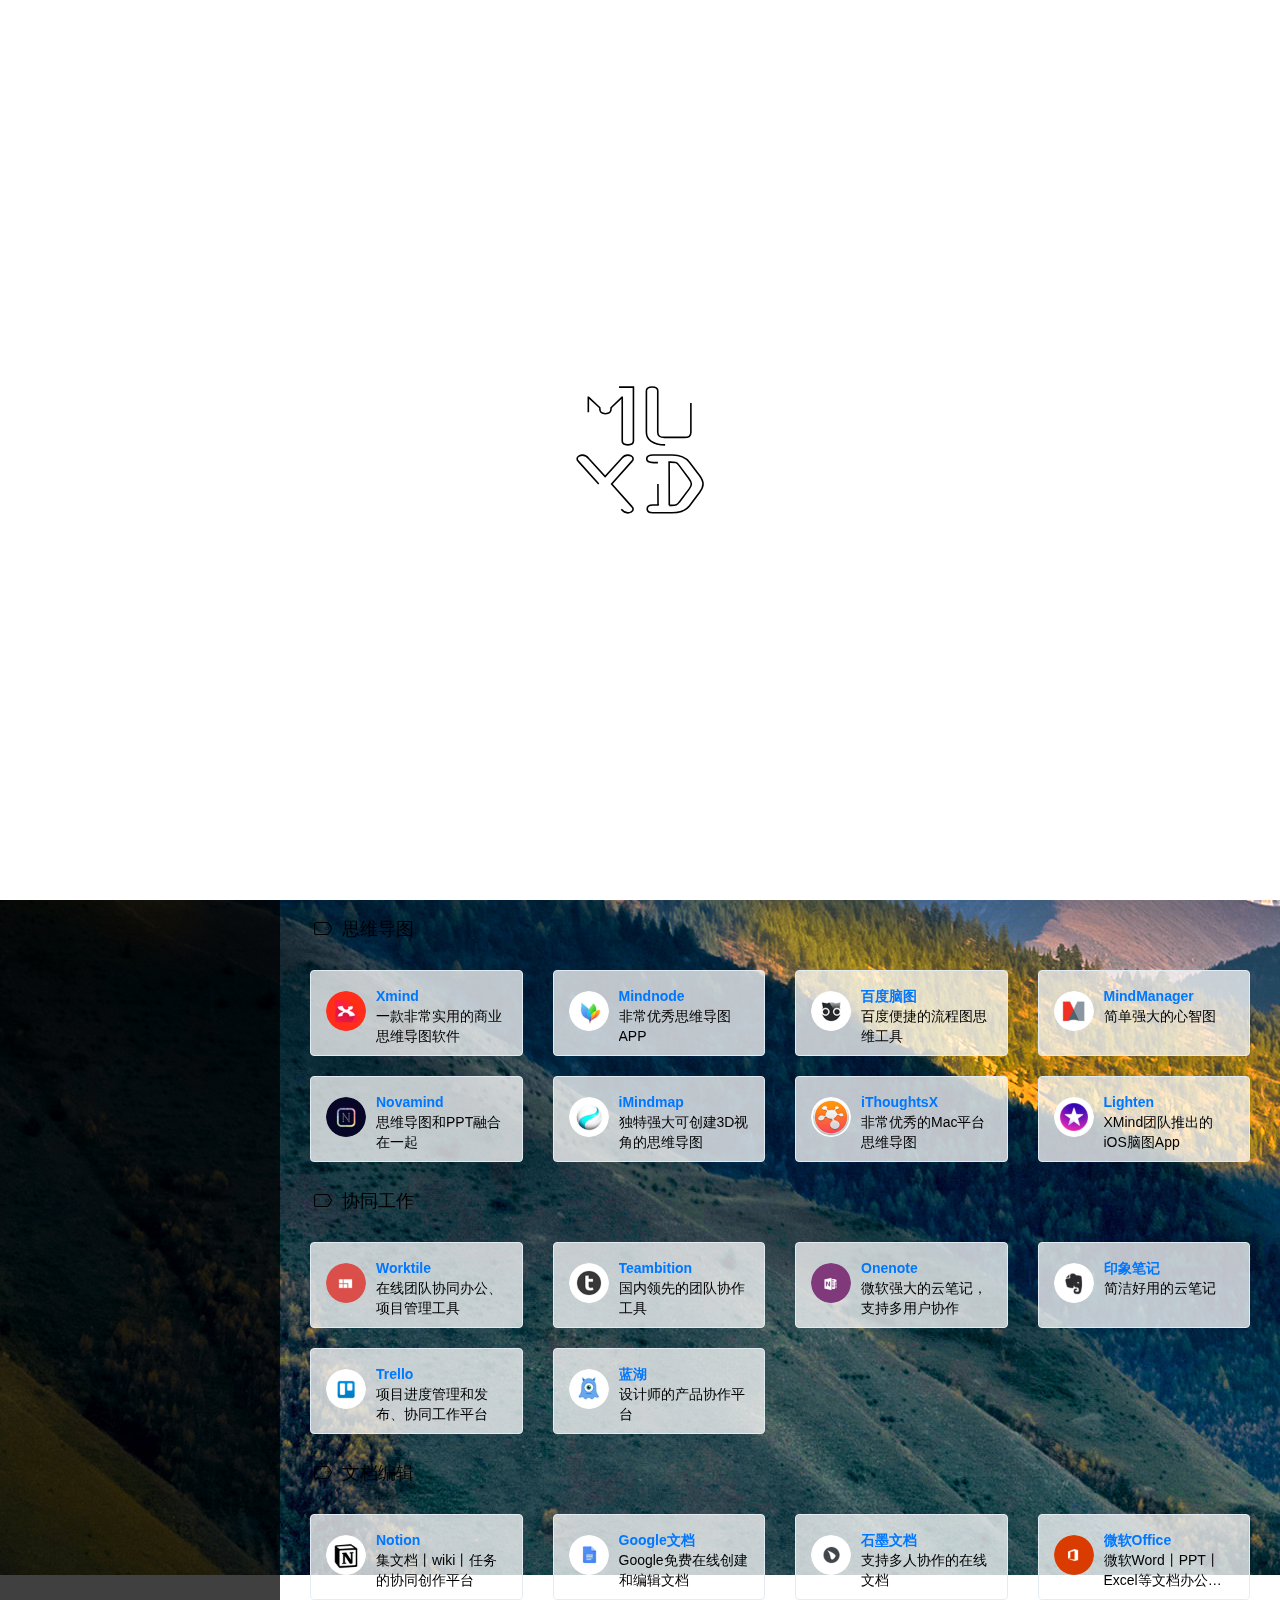
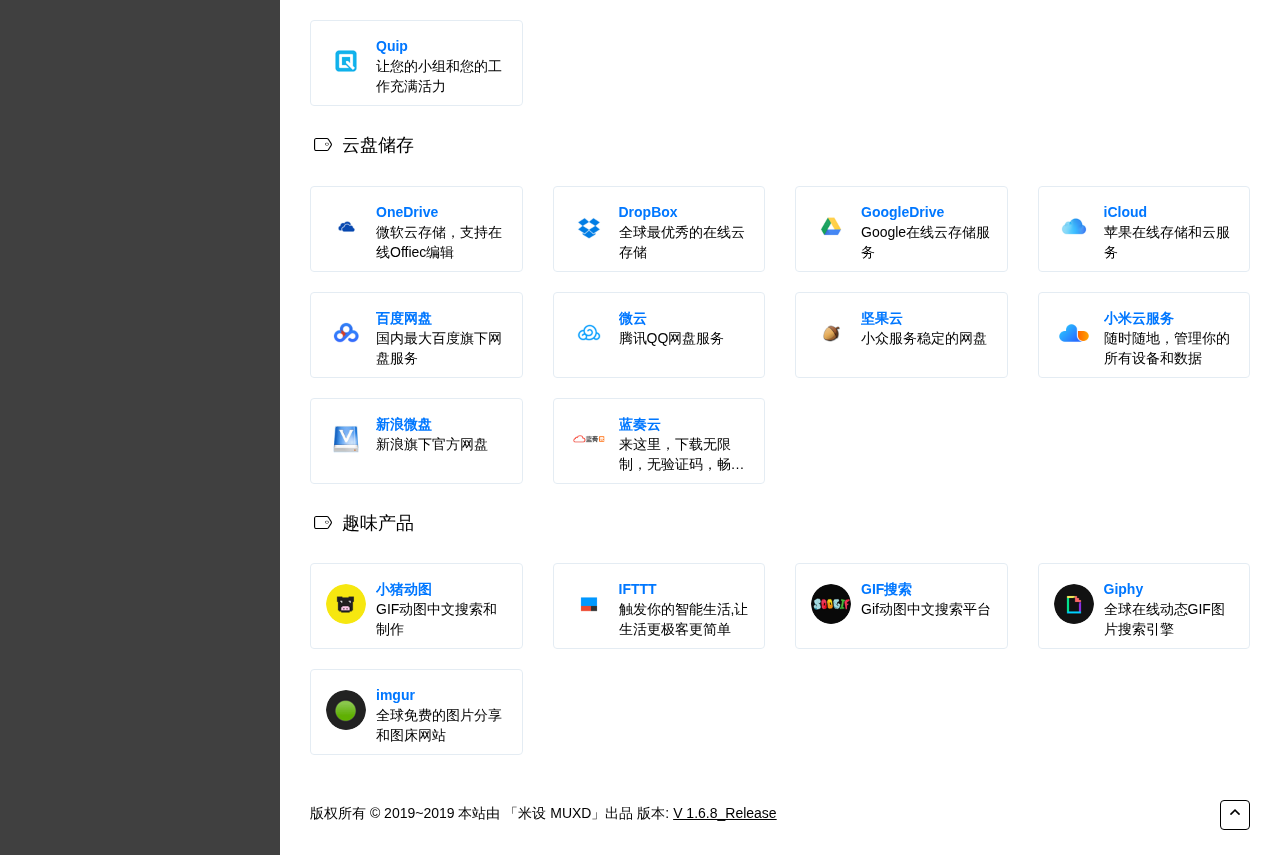
<file: pages/product.html>
<!DOCTYPE html>
<html>

	<head>
		<meta charset="utf-8">
		<meta http-equiv="X-UA-Compatible" content="IE=edge">
		<meta name="viewport" content="width=device-width, initial-scale=1.0" />
		<title>米设MUXD|全能设计导航-产品</title>
		<link rel="shortcut icon" href="../assets/images/favicon.png">
		<link rel="bookmark" type="image/x-icon" href="../assets/images/favicon.png" />

		<meta name="keywords" content="UI设计,UI设计素材,设计导航,网址导航,设计资源,创意导航,创意网站导航,设计师网址大全,设计素材大全,设计师导航,UI设计资源,优秀UI设计欣赏,设计师导航,设计师网址大全,设计师网址导航,产品经理网址导航,交互设计师网址导航">
		<meta name="description" content="收集国内外优秀设计网站、UI设计资源网站、灵感创意网站、素材资源网站，定时更新分享优质产品设计书签。">
		<meta property="og:type" content="article">
		<meta property="og:url" content="">
		<meta property="og:title" content="收集国内外优秀设计网站、UI设计资源网站、灵感创意网站、素材资源网站，定时更新分享优质产品设计书签。">
		<meta property="og:description" content="UI设计,UI设计素材,设计导航,网址导航,设计资源,创意导航,创意网站导航,设计师网址大全,设计素材大全,设计师导航,UI设计资源,优秀UI设计欣赏,设计师导航,设计师网址大全,设计师网址导航,产品经理网址导航,交互设计师网址导航">
		<meta property="og:image" content="../assets/images/logo-bat.svg">
		<meta property="og:site_name" content="收集国内外优秀设计网站、UI设计资源网站、灵感创意网站、素材资源网站，定时更新分享优质产品设计书签。">
		<meta name="twitter:card" content="summary_large_image">
		<meta name="twitter:title" content="收集国内外优秀设计网站、UI设计资源网站、灵感创意网站、素材资源网站，定时更新分享优质产品设计书签。">
		<meta name="twitter:description" content="UI设计,UI设计素材,设计导航,网址导航,设计资源,创意导航,创意网站导航,设计师网址大全,设计素材大全,设计师导航,UI设计资源,优秀UI设计欣赏,设计师导航,设计师网址大全,设计师网址导航,产品经理网址导航,交互设计师网址导航">
		<meta name="twitter:image" content="../assets/images/logo-bat.svg">

		<link rel="stylesheet" href="../assets/css/loader.css" />
		<link rel="stylesheet" href="../assets/css/fonts/linecons/css/linecons.css">
		<link rel="stylesheet" href="../assets/css/fonts/fontawesome-pro/css/all.css">
		<link rel="stylesheet" href="../assets/css/bootstrap.css">
		<link rel="stylesheet" href="../assets/css/xenon-core.css">
		<link rel="stylesheet" href="../assets/css/xenon-components.css">
		<link rel="stylesheet" href="../assets/css/nav.css">
		<script src="../assets/js/jquery-1.11.1.min.js"></script>
		<!-- HTML5 shim and Respond.js IE8 support of HTML5 elements and media queries -->
		<!--[if lt IE 9]>
        <script src="../assets/js/html5shiv.min.js"></script>
        <script src="../assets/js/respond.min.js"></script>
        <![endif]-->
	</head>
	<body>
		<section class="preloader">
			<div>
				<svg class="anload" version="1.1" xmlns="http://www.w3.org/2000/svg" xmlns:xlink="http://www.w3.org/1999/xlink" x="0px" y="0px" viewBox="0 0 80 80">
					<path class="muxd" d="M26.9,0.7h9v33.7c0,1.5-1,2.4-3.5,2.4s-3.5-0.8-3.5-2.4V7.1h-0.2l-6.8,6.5v0.8c0,1.4-0.8,2.9-3.5,2.9
	                c-2.6,0-3.5-1.3-3.5-2.9v-0.8L7.9,7.1H7.7v27.3c0,1.5-1,2.4-3.5,2.4s-3.5-0.9-3.5-2.5V0.7h9l8.7,8.2L26.9,0.7z"/>
                    <path class="muxd" d="M55.7,36.8c-3.5,0-6.4-0.6-8.9-2.4c-2.4-1.8-2.8-3.3-2.8-5.5V3c0.1-1.6,1.1-2.4,3.6-2.4c2.6,0,3.5,0.8,3.5,2.4
	                v25.9c0,2.6,1.3,3.2,4.3,3.2h12.1c3.2,0,4.3-0.7,4.3-3.2V3c0.2-1.6,1.2-2.4,3.7-2.4s3.5,0.8,3.5,2.4v25.9c0,2.2-0.3,3.8-2.8,5.5
	                c-2.5,1.8-5.3,2.4-8.9,2.4H55.7z"/>
                    <path class="muxd" d="M14.2,61.2L1.5,47.1c-0.5-0.5-0.8-1-0.8-1.7c0-1.3,1.8-2.2,3.4-2.2c2.4,0,3.1,1.2,4.1,2.4l10,11l10-11
	                c1-1.1,1.8-2.4,4.1-2.4c1.8,0,3.4,1,3.4,2.2c0,0.7-0.3,1.2-0.8,1.7L22.3,61.2l12.6,14.2c0.5,0.5,0.8,1,0.8,1.7
	                c0,1.3-1.8,2.2-3.4,2.2c-2.4,0-3.1-1.2-4.1-2.4L18.3,66L8.3,77c-1,1.1-1.8,2.4-4.1,2.4c-1.8,0-3.4-1-3.4-2.2c0-0.7,0.3-1.2,0.8-1.7
	                L14.2,61.2z"/>
                    <path class="muxd" d="M51.2,47.9h-2.7c-2.4,0-4.3-0.6-4.3-2.4c0-1.7,1.9-2.4,4.1-2.4h11.9c5.5,0,8.4,1.5,10.7,4.6l6.3,8.2
	                c1.4,1.9,2.2,3.2,2.2,5.4c0,1.8-0.8,3.4-2.1,5.1L71,74.9c-2.5,3.3-5.7,4.3-11.2,4.3H48c-1.8,0-3.5-0.7-3.5-2.4
	                c0-1.7,1.8-2.4,3.5-2.4h3.3C51.2,74.7,51.2,47.9,51.2,47.9z M58.3,74.6h1.3c3,0,3.7-0.3,4.9-2l6.3-8.3c0.8-1.1,1.3-1.8,1.3-3
	                c0-1.6-0.8-2.5-1.8-3.8l-5.9-7.9c-1.5-2-2.2-2-5.4-2h-0.8L58.3,74.6L58.3,74.6z"/>
				</svg>
			</div>
		</section>
		<div class="page-body">
			<div class="page-container">
				<div class="sidebar-menu toggle-others fixed">
					<div class="sidebar-menu-inner">
						<header class="logo-env">
							<div class="logo">
								<a href="../index.html" class="logo-expanded">
									<img src="../assets/images/logo-nav.svg" width="100%" alt="" />
								</a>
								<a href="../index.html" class="logo-collapsed">
									<img src="../assets/images/logo-collapsed@2x.svg" width="40" alt="" />
								</a>
							</div>
							<div class="mobile-menu-toggle visible-xs">
								<a href="#" data-toggle="mobile-menu">
									<i class="fa-bars"></i>
								</a>
							</div>
						</header>
						<ul id="main-menu" class="main-menu">
							<li>
								<a href="#新品推荐" class="smooth">
									<i class="fal fa-layer-plus sudv"></i>
									<span class="title">新品推荐</span>
								</a>
							</li>
							<li>
								<a href="#产品资讯" class="smooth">
									<i class="fal fa-newspaper sudv"></i>
									<span class="title">产品资讯</span>
								</a>
							</li>
							<li>
								<a href="#原型工具" class="smooth">
									<i class="fal fa-cubes sudv"></i>
									<span class="title">原型工具</span>
								</a>
							</li>
							<li>
								<a href="#思维导图" class="smooth">
									<i class="fal fa-brain sudv"></i>
									<span class="title">思维导图</span>
								</a>
							</li>
							<li>
								<a href="#协同工作" class="smooth">
									<i class="fal fa-users sudv"></i>
									<span class="title">协同工作</span>
								</a>
							</li>
							<li>
								<a href="#文档编辑" class="smooth">
									<i class="fal fa-file-edit sudv"></i>
									<span class="title">文档编辑</span>
								</a>
							</li>
							<li>
								<a href="#云盘存储" class="smooth">
									<i class="fal fa-hdd sudv"></i>
									<span class="title">云盘存储</span>
								</a>
							</li>
							<li>
								<a href="#趣味产品" class="smooth">
									<i class="fal fa-box sudv"></i>
									<span class="title">趣味产品</span>
								</a>
							</li>
							<li>
								<a>
									<i class="fal fa-window-alt sudv"></i>
									<span class="title">其他页面</span>
								</a>
								<ul>
									<li onclick="window.open('../index.html','_self')">
										<a href="#" class="smooth">
											<span class="title">返回首页</span>
										</a>
									</li>
									<li onclick="window.open('design.html','_self')">
										<a href="#" class="smooth">
											<span class="title">设计专题</span>
										</a>
									</li>
									<li onclick="window.open('develop.html','_self')">
										<a href="#" class="smooth">
											<span class="title">前端专题</span>
										</a>
									</li>
									<li onclick="window.open('operate.html','_self')">
										<a href="#" class="smooth">
											<span class="title">运营专题</span>
										</a>
									</li>
									<li onclick="window.open('other.html','_self')">
										<a href="#" class="smooth">
											<span class="title">后端专题</span>
										</a>
									</li>
									<li onclick="window.open('other.html','_self')">
										<a href="#" class="smooth">
											<span class="title">资讯专题</span>
										</a>
									</li>
									<li onclick="window.open('other.html','_self')">
										<a href="#" class="smooth">
											<span class="title">工具专题</span>
										</a>
									</li>
								</ul>
							</li>
							<li>
								<a href="about.html">
									<i class="fal fa-user-secret sudv"></i>
									<span class="tooltip-blue">关于米设MUXD</span>
								</a>
							</li>
						</ul>
					</div>
				</div>
				<div class="main-content">
					<nav class="navbar user-info-navbar" role="navigation">
						<ul class="user-info-menu left-links list-inline list-unstyled">
							<li class="hidden-sm hidden-xs">
								<a href="#" data-toggle="sidebar">
									<i class="fa-bars"></i>
								</a>
							</li>
						</ul>
					</nav>
					<h4 class="text-black"><i class="linecons-tag" id="新品推荐"></i>新品推荐</h4>
					<div class="row">
						<div class="col-sm-3">
							<div class="xe-widget xe-conversations box2 label-info" onclick="window.open('https://www.producthunt.com/', '_blank')" data-toggle="tooltip" data-placement="bottom" title="" data-original-title="https://www.producthunt.com/">
								<div class="xe-comment-entry">
									<a class="xe-user-img">
										<img src="../assets/images/logos/producthunt.png" class="img-circle" width="40">
									</a>
									<div class="xe-comment">
										<a href="#" class="xe-user-name overflowClip_1">
											<strong>Producthunt</strong>
										</a>
										<p class="overflowClip_2">全球最新潮的科技类新品站</p>
									</div>
								</div>
							</div>
						</div>
						<div class="col-sm-3">
							<div class="xe-widget xe-conversations box2 label-info" onclick="window.open('https://www.v2ex.com/?tab=creative', '_blank')" data-toggle="tooltip" data-placement="bottom" title="" data-original-title="https://www.v2ex.com/?tab=creative">
								<div class="xe-comment-entry">
									<a class="xe-user-img">
										<img src="../assets/images/logos/v2ex.png" class="img-circle" width="40">
									</a>
									<div class="xe-comment">
										<a href="#" class="xe-user-name overflowClip_1">
											<strong>V2EX创意</strong>
										</a>
										<p class="overflowClip_2">V2EX创意新品和项目分享节点</p>
									</div>
								</div>
							</div>
						</div>
						<div class="col-sm-3">
							<div class="xe-widget xe-conversations box2 label-info" onclick="window.open('http://next.36kr.com/', '_blank')" data-toggle="tooltip" data-placement="bottom" title="" data-original-title="http://next.36kr.com/">
								<div class="xe-comment-entry">
									<a class="xe-user-img">
										<img src="../assets/images/logos/next.png" class="img-circle" width="40">
									</a>
									<div class="xe-comment">
										<a href="#" class="xe-user-name overflowClip_1">
											<strong>NEXT</strong>
										</a>
										<p class="overflowClip_2">36kr新产品推荐社区</p>
									</div>
								</div>
							</div>
						</div>
						<div class="col-sm-3">
							<div class="xe-widget xe-conversations box2 label-info" onclick="window.open('http://today.itjuzi.com/', '_blank')" data-toggle="tooltip" data-placement="bottom" title="" data-original-title="http://today.itjuzi.com/">
								<div class="xe-comment-entry">
									<a class="xe-user-img">
										<img src="../assets/images/logos/today.png" class="img-circle" width="40">
									</a>
									<div class="xe-comment">
										<a href="#" class="xe-user-name overflowClip_1">
											<strong>Today</strong>
										</a>
										<p class="overflowClip_2">IT 桔子旗下的Today</p>
									</div>
								</div>
							</div>
						</div>
					</div>
					<div class="row">
						<div class="col-sm-3">
							<div class="xe-widget xe-conversations box2 label-info" onclick="window.open('https://www.kickstarter.com/', '_blank')" data-toggle="tooltip" data-placement="bottom" title="" data-original-title="https://www.kickstarter.com/">
								<div class="xe-comment-entry">
									<a class="xe-user-img">
										<img src="../assets/images/logos/kickstarter.png" class="img-circle" width="40">
									</a>
									<div class="xe-comment">
										<a href="#" class="xe-user-name overflowClip_1">
											<strong>Kickstarter</strong>
										</a>
										<p class="overflowClip_2">全球著名的新品众筹平台</p>
									</div>
								</div>
							</div>
						</div>
						<div class="col-sm-3">
							<div class="xe-widget xe-conversations box2 label-info" onclick="window.open('http://www.zhongchou.com/', '_blank')" data-toggle="tooltip" data-placement="bottom" title="" data-original-title="http://www.zhongchou.com/">
								<div class="xe-comment-entry">
									<a class="xe-user-img">
										<img src="../assets/images/logos/zhongchou.png" class="img-circle" width="40">
									</a>
									<div class="xe-comment">
										<a href="#" class="xe-user-name overflowClip_1">
											<strong>众筹网</strong>
										</a>
										<p class="overflowClip_2">国内的一个创业产品众筹平台</p>
									</div>
								</div>
							</div>
						</div>
						<div class="col-sm-3">
							<div class="xe-widget xe-conversations box2 label-info" onclick="window.open('http://store.steampowered.com/', '_blank')" data-toggle="tooltip" data-placement="bottom" title="" data-original-title="http://store.steampowered.com/">
								<div class="xe-comment-entry">
									<a class="xe-user-img">
										<img src="../assets/images/logos/steam.png" class="img-circle" width="40">
									</a>
									<div class="xe-comment">
										<a href="#" class="xe-user-name overflowClip_1">
											<strong>Steam</strong>
										</a>
										<p class="overflowClip_2">全球最大的综合性数字发行平台</p>
									</div>
								</div>
							</div>
						</div>
						<div class="col-sm-3">
							<div class="xe-widget xe-conversations box2 label-info" onclick="window.open('https://minapp.com/', '_blank')" data-toggle="tooltip" data-placement="bottom" title="" data-original-title="https://minapp.com/">
								<div class="xe-comment-entry">
									<a class="xe-user-img">
										<img src="../assets/images/logos/minapp.png" class="img-circle" width="40">
									</a>
									<div class="xe-comment">
										<a href="#" class="xe-user-name overflowClip_1">
											<strong>知晓程序</strong>
										</a>
										<p class="overflowClip_2">微信小程序应用商店和大全</p>
									</div>
								</div>
							</div>
						</div>
					</div>
					<br />
					<h4 class="text-black"><i class="linecons-tag" id="产品资讯"></i>产品资讯</h4>
					<div class="row">
						<div class="col-sm-3">
							<div class="xe-widget xe-conversations box2 label-info" onclick="window.open('http://techcrunch.com/', '_blank')" data-toggle="tooltip" data-placement="bottom" title="" data-original-title="http://techcrunch.com/">
								<div class="xe-comment-entry">
									<a class="xe-user-img">
										<img src="../assets/images/logos/techcrunch.png" class="img-circle" width="40">
									</a>
									<div class="xe-comment">
										<a href="#" class="xe-user-name overflowClip_1">
											<strong>TechCrunch</strong>
										</a>
										<p class="overflowClip_2">国外的互联网新产品资讯新闻</p>
									</div>
								</div>
							</div>
						</div>
						<div class="col-sm-3">
							<div class="xe-widget xe-conversations box2 label-info" onclick="window.open('http://www.theverge.com/', '_blank')" data-toggle="tooltip" data-placement="bottom" title="" data-original-title="http://www.theverge.com/">
								<div class="xe-comment-entry">
									<a class="xe-user-img">
										<img src="../assets/images/logos/theverge.png" class="img-circle" width="40">
									</a>
									<div class="xe-comment">
										<a href="#" class="xe-user-name overflowClip_1">
											<strong>The Verge</strong>
										</a>
										<p class="overflowClip_2">美国最酷科技媒体</p>
									</div>
								</div>
							</div>
						</div>
						<div class="col-sm-3">
							<div class="xe-widget xe-conversations box2 label-info" onclick="window.open('http://www.woshipm.com/', '_blank')" data-toggle="tooltip" data-placement="bottom" title="" data-original-title="http://www.woshipm.com/">
								<div class="xe-comment-entry">
									<a class="xe-user-img">
										<img src="../assets/images/logos/woshipm.png" class="img-circle" width="40">
									</a>
									<div class="xe-comment">
										<a href="#" class="xe-user-name overflowClip_1">
											<strong>人人都是产品经理</strong>
										</a>
										<p class="overflowClip_2">产品经理、产品爱好者学习交流平台</p>
									</div>
								</div>
							</div>
						</div>
						<div class="col-sm-3">
							<div class="xe-widget xe-conversations box2 label-info" onclick="window.open('http://36kr.com/', '_blank')" data-toggle="tooltip" data-placement="bottom" title="" data-original-title="http://36kr.com/">
								<div class="xe-comment-entry">
									<a class="xe-user-img">
										<img src="../assets/images/logos/36kr.png" class="img-circle" width="40">
									</a>
									<div class="xe-comment">
										<a href="#" class="xe-user-name overflowClip_1">
											<strong>36氪</strong>
										</a>
										<p class="overflowClip_2">为创业者提供最好的产品和服务</p>
									</div>
								</div>
							</div>
						</div>
					</div>
					<div class="row">
						<div class="col-sm-3">
							<div class="xe-widget xe-conversations box2 label-info" onclick="window.open('http://www.geekpark.net/', '_blank')" data-toggle="tooltip" data-placement="bottom" title="" data-original-title="http://www.geekpark.net/">
								<div class="xe-comment-entry">
									<a class="xe-user-img">
										<img src="../assets/images/logos/geekpark.png" class="img-circle" width="40">
									</a>
									<div class="xe-comment">
										<a href="#" class="xe-user-name overflowClip_1">
											<strong>极客公园</strong>
										</a>
										<p class="overflowClip_2">热点产品的深度分析,发掘产品和趋势的价值</p>
									</div>
								</div>
							</div>
						</div>
						<div class="col-sm-3">
							<div class="xe-widget xe-conversations box2 label-info" onclick="window.open('http://sspai.com/', '_blank')" data-toggle="tooltip" data-placement="bottom" title="" data-original-title="http://sspai.com/">
								<div class="xe-comment-entry">
									<a class="xe-user-img">
										<img src="../assets/images/logos/sspai.png" class="img-circle" width="40">
									</a>
									<div class="xe-comment">
										<a href="#" class="xe-user-name overflowClip_1">
											<strong>少数派</strong>
										</a>
										<p class="overflowClip_2">专注于移动APP编辑精选</p>
									</div>
								</div>
							</div>
						</div>
						<div class="col-sm-3">
							<div class="xe-widget xe-conversations box2 label-info" onclick="window.open('https://www.ifixit.com/', '_blank')" data-toggle="tooltip" data-placement="bottom" title="" data-original-title="https://www.ifixit.com/">
								<div class="xe-comment-entry">
									<a class="xe-user-img">
										<img src="../assets/images/logos/ifixit.png" class="img-circle" width="40">
									</a>
									<div class="xe-comment">
										<a href="#" class="xe-user-name overflowClip_1">
											<strong>iFixit</strong>
										</a>
										<p class="overflowClip_2">智能硬件产品拆卸和维修</p>
									</div>
								</div>
							</div>
						</div>
						<div class="col-sm-3">
							<div class="xe-widget xe-conversations box2 label-info" onclick="window.open('http://www.zealer.com/', '_blank')" data-toggle="tooltip" data-placement="bottom" title="" data-original-title="http://www.zealer.com/">
								<div class="xe-comment-entry">
									<a class="xe-user-img">
										<img src="../assets/images/logos/zealer.png" class="img-circle" width="40">
									</a>
									<div class="xe-comment">
										<a href="#" class="xe-user-name overflowClip_1">
											<strong>zealer</strong>
										</a>
										<p class="overflowClip_2">科技达人王自如数码产品测评平台</p>
									</div>
								</div>
							</div>
						</div>
					</div>
					<div class="row">
						<div class="col-sm-3">
							<div class="xe-widget xe-conversations box2 label-info" onclick="window.open('http://www.pmcaff.com/', '_blank')" data-toggle="tooltip" data-placement="bottom" title="" data-original-title="http://www.pmcaff.com/">
								<div class="xe-comment-entry">
									<a class="xe-user-img">
										<img src="../assets/images/logos/pmcaff.png" class="img-circle" width="40">
									</a>
									<div class="xe-comment">
										<a href="#" class="xe-user-name overflowClip_1">
											<strong>PMCAFF</strong>
										</a>
										<p class="overflowClip_2">产品经理的社区和资讯站点</p>
									</div>
								</div>
							</div>
						</div>
						<div class="col-sm-3">
							<div class="xe-widget xe-conversations box2 label-info" onclick="window.open('http://www.appinn.com/', '_blank')" data-toggle="tooltip" data-placement="bottom" title="" data-original-title="http://www.appinn.com/">
								<div class="xe-comment-entry">
									<a class="xe-user-img">
										<img src="../assets/images/logos/appinn.png" class="img-circle" width="40">
									</a>
									<div class="xe-comment">
										<a href="#" class="xe-user-name overflowClip_1">
											<strong>小众软件</strong>
										</a>
										<p class="overflowClip_2">分享免费、小巧、有趣、实用软件的网站</p>
									</div>
								</div>
							</div>
						</div>
						<div class="col-sm-3">
							<div class="xe-widget xe-conversations box2 label-info" onclick="window.open('http://livesino.net/', '_blank')" data-toggle="tooltip" data-placement="bottom" title="" data-original-title="http://livesino.net/">
								<div class="xe-comment-entry">
									<a class="xe-user-img">
										<img src="../assets/images/logos/livesino.png" class="img-circle" width="40">
									</a>
									<div class="xe-comment">
										<a href="#" class="xe-user-name overflowClip_1">
											<strong>LiveSino</strong>
										</a>
										<p class="overflowClip_2">专注于微软产品和技术的资讯博客</p>
									</div>
								</div>
							</div>
						</div>
						<div class="col-sm-3">
							<div class="xe-widget xe-conversations box2 label-info" onclick="window.open('http://solidot.net/', '_blank')" data-toggle="tooltip" data-placement="bottom" title="" data-original-title="http://solidot.net/">
								<div class="xe-comment-entry">
									<a class="xe-user-img">
										<img src="../assets/images/logos/solidot.png" class="img-circle" width="40">
									</a>
									<div class="xe-comment">
										<a href="#" class="xe-user-name overflowClip_1">
											<strong>Solidot</strong>
										</a>
										<p class="overflowClip_2">关注科技和开源的奇客资讯</p>
									</div>
								</div>
							</div>
						</div>
					</div>
					<br />
					<h4 class="text-black"><i class="linecons-tag" id="原型工具"></i>原型工具</h4>
					<div class="row">
						<div class="col-sm-3">
							<div class="xe-widget xe-conversations box2 label-info" onclick="window.open('http://www.axure.com/', '_blank')" data-toggle="tooltip" data-placement="bottom" title="" data-original-title="http://www.axure.com/">
								<div class="xe-comment-entry">
									<a class="xe-user-img">
										<img src="../assets/images/logos/axure.png" class="img-circle" width="40">
									</a>
									<div class="xe-comment">
										<a href="#" class="xe-user-name overflowClip_1">
											<strong>Axure</strong>
										</a>
										<p class="overflowClip_2">专业的快速原型设计工具</p>
									</div>
								</div>
							</div>
						</div>
						<div class="col-sm-3">
							<div class="xe-widget xe-conversations box2 label-info" onclick="window.open('https://modao.cc/', '_blank')" data-toggle="tooltip" data-placement="bottom" title="" data-original-title="https://modao.cc/">
								<div class="xe-comment-entry">
									<a class="xe-user-img">
										<img src="../assets/images/logos/modao.png" class="img-circle" width="40">
									</a>
									<div class="xe-comment">
										<a href="#" class="xe-user-name overflowClip_1">
											<strong>墨刀</strong>
										</a>
										<p class="overflowClip_2">专业制作移动APP应用原型工具</p>
									</div>
								</div>
							</div>
						</div>
						<div class="col-sm-3">
							<div class="xe-widget xe-conversations box2 label-info" onclick="window.open('https://www.sketchapp.com/', '_blank')" data-toggle="tooltip" data-placement="bottom" title="" data-original-title="https://www.sketchapp.com/">
								<div class="xe-comment-entry">
									<a class="xe-user-img">
										<img src="../assets/images/logos/sketchapp.png" class="img-circle" width="40">
									</a>
									<div class="xe-comment">
										<a href="#" class="xe-user-name overflowClip_1">
											<strong>Sketch</strong>
										</a>
										<p class="overflowClip_2">专注于UI设计+原型图工具</p>
									</div>
								</div>
							</div>
						</div>
						<div class="col-sm-3">
							<div class="xe-widget xe-conversations box2 label-info" onclick="window.open('https://www.mockplus.cn/', '_blank')" data-toggle="tooltip" data-placement="bottom" title="" data-original-title="https://www.mockplus.cn/">
								<div class="xe-comment-entry">
									<a class="xe-user-img">
										<img src="../assets/images/logos/mockplus.png" class="img-circle" width="40">
									</a>
									<div class="xe-comment">
										<a href="#" class="xe-user-name overflowClip_1">
											<strong>Mockplus</strong>
										</a>
										<p class="overflowClip_2">简洁快速的原型图设计工具 收费</p>
									</div>
								</div>
							</div>
						</div>
					</div>
					<br />
					<h4 class="text-black"><i class="linecons-tag" id="思维导图"></i>思维导图</h4>
					<div class="row">
						<div class="col-sm-3">
							<div class="xe-widget xe-conversations box2 label-info" onclick="window.open('http://www.xmind.net/', '_blank')" data-toggle="tooltip" data-placement="bottom" title="" data-original-title="http://www.xmind.net/">
								<div class="xe-comment-entry">
									<a class="xe-user-img">
										<img src="../assets/images/logos/xmind.png" class="img-circle" width="40">
									</a>
									<div class="xe-comment">
										<a href="#" class="xe-user-name overflowClip_1">
											<strong>Xmind</strong>
										</a>
										<p class="overflowClip_2">一款非常实用的商业思维导图软件</p>
									</div>
								</div>
							</div>
						</div>
						<div class="col-sm-3">
							<div class="xe-widget xe-conversations box2 label-info" onclick="window.open('http://mindnode.com/', '_blank')" data-toggle="tooltip" data-placement="bottom" title="" data-original-title="http://mindnode.com/">
								<div class="xe-comment-entry">
									<a class="xe-user-img">
										<img src="../assets/images/logos/mindnode.png" class="img-circle" width="40">
									</a>
									<div class="xe-comment">
										<a href="#" class="xe-user-name overflowClip_1">
											<strong>Mindnode</strong>
										</a>
										<p class="overflowClip_2">非常优秀思维导图APP</p>
									</div>
								</div>
							</div>
						</div>
						<div class="col-sm-3">
							<div class="xe-widget xe-conversations box2 label-info" onclick="window.open('http://naotu.baidu.com/', '_blank')" data-toggle="tooltip" data-placement="bottom" title="" data-original-title="http://naotu.baidu.com/">
								<div class="xe-comment-entry">
									<a class="xe-user-img">
										<img src="../assets/images/logos/baidunaotu.png" class="img-circle" width="40">
									</a>
									<div class="xe-comment">
										<a href="#" class="xe-user-name overflowClip_1">
											<strong>百度脑图</strong>
										</a>
										<p class="overflowClip_2">百度便捷的流程图思维工具</p>
									</div>
								</div>
							</div>
						</div>
						<div class="col-sm-3">
							<div class="xe-widget xe-conversations box2 label-info" onclick="window.open('https://www.mindjet.com/', '_blank')" data-toggle="tooltip" data-placement="bottom" title="" data-original-title="https://www.mindjet.com/">
								<div class="xe-comment-entry">
									<a class="xe-user-img">
										<img src="../assets/images/logos/mindjet.png" class="img-circle" width="40">
									</a>
									<div class="xe-comment">
										<a href="#" class="xe-user-name overflowClip_1">
											<strong>MindManager</strong>
										</a>
										<p class="overflowClip_2">简单强大的心智图</p>
									</div>
								</div>
							</div>
						</div>
					</div>
					<div class="row">
						<div class="col-sm-3">
							<div class="xe-widget xe-conversations box2 label-info" onclick="window.open('https://www.novamind.com/', '_blank')" data-toggle="tooltip" data-placement="bottom" title="" data-original-title="https://www.novamind.com/">
								<div class="xe-comment-entry">
									<a class="xe-user-img">
										<img src="../assets/images/logos/novamind.png" class="img-circle" width="40">
									</a>
									<div class="xe-comment">
										<a href="#" class="xe-user-name overflowClip_1">
											<strong>Novamind</strong>
										</a>
										<p class="overflowClip_2">思维导图和PPT融合在一起</p>
									</div>
								</div>
							</div>
						</div>
						<div class="col-sm-3">
							<div class="xe-widget xe-conversations box2 label-info" onclick="window.open('https://imindmap.com/', '_blank')" data-toggle="tooltip" data-placement="bottom" title="" data-original-title="https://imindmap.com/">
								<div class="xe-comment-entry">
									<a class="xe-user-img">
										<img src="../assets/images/logos/imindmap.png" class="img-circle" width="40">
									</a>
									<div class="xe-comment">
										<a href="#" class="xe-user-name overflowClip_1">
											<strong>iMindmap</strong>
										</a>
										<p class="overflowClip_2">独特强大可创建3D视角的思维导图</p>
									</div>
								</div>
							</div>
						</div>
						<div class="col-sm-3">
							<div class="xe-widget xe-conversations box2 label-info" onclick="window.open('https://www.toketaware.com/', '_blank')" data-toggle="tooltip" data-placement="bottom" title="" data-original-title="https://www.toketaware.com/">
								<div class="xe-comment-entry">
									<a class="xe-user-img">
										<img src="../assets/images/logos/ithonghtsx.png" class="img-circle" width="40">
									</a>
									<div class="xe-comment">
										<a href="#" class="xe-user-name overflowClip_1">
											<strong>iThoughtsX</strong>
										</a>
										<p class="overflowClip_2">非常优秀的Mac平台思维导图</p>
									</div>
								</div>
							</div>
						</div>
						<div class="col-sm-3">
							<div class="xe-widget xe-conversations box2 label-info" onclick="window.open('http://lighten.xmind.net/', '_blank')" data-toggle="tooltip" data-placement="bottom" title="" data-original-title="http://lighten.xmind.net/">
								<div class="xe-comment-entry">
									<a class="xe-user-img">
										<img src="../assets/images/logos/lighten.png" class="img-circle" width="40">
									</a>
									<div class="xe-comment">
										<a href="#" class="xe-user-name overflowClip_1">
											<strong>Lighten</strong>
										</a>
										<p class="overflowClip_2">XMind团队推出的iOS脑图App</p>
									</div>
								</div>
							</div>
						</div>
					</div>
					<br />
					<h4 class="text-black"><i class="linecons-tag" id="协同工作"></i>协同工作</h4>
					<div class="row">
						<div class="col-sm-3">
							<div class="xe-widget xe-conversations box2 label-info" onclick="window.open('https://worktile.com/', '_blank')" data-toggle="tooltip" data-placement="bottom" title="" data-original-title="https://worktile.com/">
								<div class="xe-comment-entry">
									<a class="xe-user-img">
										<img src="../assets/images/logos/worktile.png" class="img-circle" width="40">
									</a>
									<div class="xe-comment">
										<a href="#" class="xe-user-name overflowClip_1">
											<strong>Worktile</strong>
										</a>
										<p class="overflowClip_2">在线团队协同办公、项目管理工具</p>
									</div>
								</div>
							</div>
						</div>
						<div class="col-sm-3">
							<div class="xe-widget xe-conversations box2 label-info" onclick="window.open('https://www.teambition.com/', '_blank')" data-toggle="tooltip" data-placement="bottom" title="" data-original-title="https://www.teambition.com/">
								<div class="xe-comment-entry">
									<a class="xe-user-img">
										<img src="../assets/images/logos/teambition.png" class="img-circle" width="40">
									</a>
									<div class="xe-comment">
										<a href="#" class="xe-user-name overflowClip_1">
											<strong>Teambition</strong>
										</a>
										<p class="overflowClip_2">国内领先的团队协作工具</p>
									</div>
								</div>
							</div>
						</div>
						<div class="col-sm-3">
							<div class="xe-widget xe-conversations box2 label-info" onclick="window.open('http://www.onenote.com/', '_blank')" data-toggle="tooltip" data-placement="bottom" title="" data-original-title="http://www.onenote.com/">
								<div class="xe-comment-entry">
									<a class="xe-user-img">
										<img src="../assets/images/logos/onenote.png" class="img-circle" width="40">
									</a>
									<div class="xe-comment">
										<a href="#" class="xe-user-name overflowClip_1">
											<strong>Onenote</strong>
										</a>
										<p class="overflowClip_2">微软强大的云笔记，支持多用户协作</p>
									</div>
								</div>
							</div>
						</div>
						<div class="col-sm-3">
							<div class="xe-widget xe-conversations box2 label-info" onclick="window.open('https://www.yinxiang.com/', '_blank')" data-toggle="tooltip" data-placement="bottom" title="" data-original-title="https://www.yinxiang.com/">
								<div class="xe-comment-entry">
									<a class="xe-user-img">
										<img src="../assets/images/logos/yinxiang.png" class="img-circle" width="40">
									</a>
									<div class="xe-comment">
										<a href="#" class="xe-user-name overflowClip_1">
											<strong>印象笔记</strong>
										</a>
										<p class="overflowClip_2">简洁好用的云笔记</p>
									</div>
								</div>
							</div>
						</div>
					</div>
					<div class="row">
						<div class="col-sm-3">
							<div class="xe-widget xe-conversations box2 label-info" onclick="window.open('https://trello.com/', '_blank')" data-toggle="tooltip" data-placement="bottom" title="" data-original-title="https://trello.com/">
								<div class="xe-comment-entry">
									<a class="xe-user-img">
										<img src="../assets/images/logos/trello.png" class="img-circle" width="40">
									</a>
									<div class="xe-comment">
										<a href="#" class="xe-user-name overflowClip_1">
											<strong>Trello</strong>
										</a>
										<p class="overflowClip_2">项目进度管理和发布、协同工作平台</p>
									</div>
								</div>
							</div>
						</div>
						<div class="col-sm-3">
							<div class="xe-widget xe-conversations box2 label-info" onclick="window.open('https://lanhuapp.com/', '_blank')" data-toggle="tooltip" data-placement="bottom" title="" data-original-title="https://lanhuapp.com/">
								<div class="xe-comment-entry">
									<a class="xe-user-img">
										<img src="../assets/images/logos/lanhuapp.png" class="img-circle" width="40">
									</a>
									<div class="xe-comment">
										<a href="#" class="xe-user-name overflowClip_1">
											<strong>蓝湖</strong>
										</a>
										<p class="overflowClip_2">设计师的产品协作平台</p>
									</div>
								</div>
							</div>
						</div>
					</div>
					<br />
					<h4 class="text-black"><i class="linecons-tag" id="文档编辑"></i>文档编辑</h4>
					<div class="row">
						<div class="col-sm-3">
							<div class="xe-widget xe-conversations box2 label-info" onclick="window.open('https://www.notion.so/', '_blank')" data-toggle="tooltip" data-placement="bottom" title="" data-original-title="https://www.notion.so/">
								<div class="xe-comment-entry">
									<a class="xe-user-img">
										<img src="../assets/images/logos/notion.png" class="img-circle" width="40">
									</a>
									<div class="xe-comment">
										<a href="#" class="xe-user-name overflowClip_1">
											<strong>Notion</strong>
										</a>
										<p class="overflowClip_2">集文档丨wiki丨任务的协同创作平台</p>
									</div>
								</div>
							</div>
						</div>
						<div class="col-sm-3">
							<div class="xe-widget xe-conversations box2 label-info" onclick="window.open('https://www.google.com/intl/zh-CN/docs/about/', '_blank')" data-toggle="tooltip" data-placement="bottom" title="" data-original-title="https://www.google.com/intl/zh-CN/docs/about/">
								<div class="xe-comment-entry">
									<a class="xe-user-img">
										<img src="../assets/images/logos/googledocs.png" class="img-circle" width="40">
									</a>
									<div class="xe-comment">
										<a href="#" class="xe-user-name overflowClip_1">
											<strong>Google文档</strong>
										</a>
										<p class="overflowClip_2">Google免费在线创建和编辑文档</p>
									</div>
								</div>
							</div>
						</div>
						<div class="col-sm-3">
							<div class="xe-widget xe-conversations box2 label-info" onclick="window.open('https://shimo.im/', '_blank')" data-toggle="tooltip" data-placement="bottom" title="" data-original-title="https://shimo.im/">
								<div class="xe-comment-entry">
									<a class="xe-user-img">
										<img src="../assets/images/logos/shimo.png" class="img-circle" width="40">
									</a>
									<div class="xe-comment">
										<a href="#" class="xe-user-name overflowClip_1">
											<strong>石墨文档</strong>
										</a>
										<p class="overflowClip_2">支持多人协作的在线文档</p>
									</div>
								</div>
							</div>
						</div>
						<div class="col-sm-3">
							<div class="xe-widget xe-conversations box2 label-info" onclick="window.open('https://products.office.com/', '_blank')" data-toggle="tooltip" data-placement="bottom" title="" data-original-title="https://products.office.com/">
								<div class="xe-comment-entry">
									<a class="xe-user-img">
										<img src="../assets/images/logos/office.png" class="img-circle" width="40">
									</a>
									<div class="xe-comment">
										<a href="#" class="xe-user-name overflowClip_1">
											<strong>微软Office</strong>
										</a>
										<p class="overflowClip_2">微软Word丨PPT丨Excel等文档办公套装</p>
									</div>
								</div>
							</div>
						</div>
					</div>
					<div class="row">
						<div class="col-sm-3">
							<div class="xe-widget xe-conversations box2 label-info" onclick="window.open('https://quip.com/', '_blank')" data-toggle="tooltip" data-placement="bottom" title="" data-original-title="https://quip.com/">
								<div class="xe-comment-entry">
									<a class="xe-user-img">
										<img src="../assets/images/logos/quip.png" class="img-circle" width="40">
									</a>
									<div class="xe-comment">
										<a href="#" class="xe-user-name overflowClip_1">
											<strong>Quip</strong>
										</a>
										<p class="overflowClip_2">让您的小组和您的工作充满活力</p>
									</div>
								</div>
							</div>
						</div>
					</div>
					<br />
					<h4 class="text-black"><i class="linecons-tag" id="云盘储存"></i>云盘储存</h4>
					<div class="row">
						<div class="col-sm-3">
							<div class="xe-widget xe-conversations box2 label-info" onclick="window.open('http://onedrive.com/', '_blank')" data-toggle="tooltip" data-placement="bottom" title="" data-original-title="http://onedrive.com/">
								<div class="xe-comment-entry">
									<a class="xe-user-img">
										<img src="../assets/images/logos/onedrive.png" class="img-circle" width="40">
									</a>
									<div class="xe-comment">
										<a href="#" class="xe-user-name overflowClip_1">
											<strong>OneDrive</strong>
										</a>
										<p class="overflowClip_2">微软云存储，支持在线Offiec编辑</p>
									</div>
								</div>
							</div>
						</div>
						<div class="col-sm-3">
							<div class="xe-widget xe-conversations box2 label-info" onclick="window.open('https://www.dropbox.com/', '_blank')" data-toggle="tooltip" data-placement="bottom" title="" data-original-title="https://www.dropbox.com/">
								<div class="xe-comment-entry">
									<a class="xe-user-img">
										<img src="../assets/images/logos/dropbox.png" class="img-circle" width="40">
									</a>
									<div class="xe-comment">
										<a href="#" class="xe-user-name overflowClip_1">
											<strong>DropBox</strong>
										</a>
										<p class="overflowClip_2">全球最优秀的在线云存储</p>
									</div>
								</div>
							</div>
						</div>
						<div class="col-sm-3">
							<div class="xe-widget xe-conversations box2 label-info" onclick="window.open('https://www.google.com/intl/zh-CN/drive/', '_blank')" data-toggle="tooltip" data-placement="bottom" title="" data-original-title="https://www.google.com/intl/zh-CN/drive/">
								<div class="xe-comment-entry">
									<a class="xe-user-img">
										<img src="../assets/images/logos/googledrive.png" class="img-circle" width="40">
									</a>
									<div class="xe-comment">
										<a href="#" class="xe-user-name overflowClip_1">
											<strong>GoogleDrive</strong>
										</a>
										<p class="overflowClip_2">Google在线云存储服务</p>
									</div>
								</div>
							</div>
						</div>
						<div class="col-sm-3">
							<div class="xe-widget xe-conversations box2 label-info" onclick="window.open('https://www.icloud.com/', '_blank')" data-toggle="tooltip" data-placement="bottom" title="" data-original-title="https://www.icloud.com/">
								<div class="xe-comment-entry">
									<a class="xe-user-img">
										<img src="../assets/images/logos/icloud.png" class="img-circle" width="40">
									</a>
									<div class="xe-comment">
										<a href="#" class="xe-user-name overflowClip_1">
											<strong>iCloud</strong>
										</a>
										<p class="overflowClip_2">苹果在线存储和云服务</p>
									</div>
								</div>
							</div>
						</div>
					</div>
					<div class="row">
						<div class="col-sm-3">
							<div class="xe-widget xe-conversations box2 label-info" onclick="window.open('https://pan.baidu.com/', '_blank')" data-toggle="tooltip" data-placement="bottom" title="" data-original-title="https://pan.baidu.com/">
								<div class="xe-comment-entry">
									<a class="xe-user-img">
										<img src="../assets/images/logos/baiduyun.png" class="img-circle" width="40">
									</a>
									<div class="xe-comment">
										<a href="#" class="xe-user-name overflowClip_1">
											<strong>百度网盘</strong>
										</a>
										<p class="overflowClip_2">国内最大百度旗下网盘服务</p>
									</div>
								</div>
							</div>
						</div>
						<div class="col-sm-3">
							<div class="xe-widget xe-conversations box2 label-info" onclick="window.open('https://www.weiyun.com/', '_blank')" data-toggle="tooltip" data-placement="bottom" title="" data-original-title="https://www.weiyun.com/">
								<div class="xe-comment-entry">
									<a class="xe-user-img">
										<img src="../assets/images/logos/weiyun.png" class="img-circle" width="40">
									</a>
									<div class="xe-comment">
										<a href="#" class="xe-user-name overflowClip_1">
											<strong>微云</strong>
										</a>
										<p class="overflowClip_2">腾讯QQ网盘服务</p>
									</div>
								</div>
							</div>
						</div>
						<div class="col-sm-3">
							<div class="xe-widget xe-conversations box2 label-info" onclick="window.open('https://www.jianguoyun.com/', '_blank')" data-toggle="tooltip" data-placement="bottom" title="" data-original-title="https://www.jianguoyun.com/">
								<div class="xe-comment-entry">
									<a class="xe-user-img">
										<img src="../assets/images/logos/jianguoyun.png" class="img-circle" width="40">
									</a>
									<div class="xe-comment">
										<a href="#" class="xe-user-name overflowClip_1">
											<strong>坚果云</strong>
										</a>
										<p class="overflowClip_2">小众服务稳定的网盘</p>
									</div>
								</div>
							</div>
						</div>
						<div class="col-sm-3">
							<div class="xe-widget xe-conversations box2 label-info" onclick="window.open('https://i.mi.com/#/', '_blank')" data-toggle="tooltip" data-placement="bottom" title="" data-original-title="https://i.mi.com/#/">
								<div class="xe-comment-entry">
									<a class="xe-user-img">
										<img src="../assets/images/logos/i.mi.png" class="img-circle" width="40">
									</a>
									<div class="xe-comment">
										<a href="#" class="xe-user-name overflowClip_1">
											<strong>小米云服务</strong>
										</a>
										<p class="overflowClip_2">随时随地，管理你的所有设备和数据</p>
									</div>
								</div>
							</div>
						</div>
					</div>
					<div class="row">
						<div class="col-sm-3">
							<div class="xe-widget xe-conversations box2 label-info" onclick="window.open('http://vdisk.weibo.com/', '_blank')" data-toggle="tooltip" data-placement="bottom" title="" data-original-title="http://vdisk.weibo.com/">
								<div class="xe-comment-entry">
									<a class="xe-user-img">
										<img src="../assets/images/logos/vdisk.png" class="img-circle" width="40">
									</a>
									<div class="xe-comment">
										<a href="#" class="xe-user-name overflowClip_1">
											<strong>新浪微盘</strong>
										</a>
										<p class="overflowClip_2">新浪旗下官方网盘</p>
									</div>
								</div>
							</div>
						</div>
						<div class="col-sm-3">
							<div class="xe-widget xe-conversations box2 label-info" onclick="window.open('http://www.lanzou.com/', '_blank')" data-toggle="tooltip" data-placement="bottom" title="" data-original-title="http://www.lanzou.com/">
								<div class="xe-comment-entry">
									<a class="xe-user-img">
										<img src="../assets/images/logos/lanzou.png" class="img-circle" width="40">
									</a>
									<div class="xe-comment">
										<a href="#" class="xe-user-name overflowClip_1">
											<strong>蓝奏云</strong>
										</a>
										<p class="overflowClip_2">来这里，下载无限制，无验证码，畅快淋漓尽致！</p>
									</div>
								</div>
							</div>
						</div>
					</div>
					<br />
					<h4 class="text-black"><i class="linecons-tag" id="趣味产品"></i>趣味产品</h4>
					<div class="row">
						<div class="col-sm-3">
							<div class="xe-widget xe-conversations box2 label-info" onclick="window.open('http://www.piggif.com/', '_blank')" data-toggle="tooltip" data-placement="bottom" title="" data-original-title="http://www.piggif.com/">
								<div class="xe-comment-entry">
									<a class="xe-user-img">
										<img src="../assets/images/logos/piggif.png" class="img-circle" width="40">
									</a>
									<div class="xe-comment">
										<a href="#" class="xe-user-name overflowClip_1">
											<strong>小猪动图</strong>
										</a>
										<p class="overflowClip_2">GIF动图中文搜索和制作</p>
									</div>
								</div>
							</div>
						</div>
						<div class="col-sm-3">
							<div class="xe-widget xe-conversations box2 label-info" onclick="window.open('https://ifttt.com/discover', '_blank')" data-toggle="tooltip" data-placement="bottom" title="" data-original-title="https://ifttt.com/discover">
								<div class="xe-comment-entry">
									<a class="xe-user-img">
										<img src="../assets/images/logos/ifttt.png" class="img-circle" width="40">
									</a>
									<div class="xe-comment">
										<a href="#" class="xe-user-name overflowClip_1">
											<strong>IFTTT</strong>
										</a>
										<p class="overflowClip_2">触发你的智能生活,让生活更极客更简单</p>
									</div>
								</div>
							</div>
						</div>
						<div class="col-sm-3">
							<div class="xe-widget xe-conversations box2 label-info" onclick="window.open('http://soogif.com/', '_blank')" data-toggle="tooltip" data-placement="bottom" title="" data-original-title="http://soogif.com/">
								<div class="xe-comment-entry">
									<a class="xe-user-img">
										<img src="../assets/images/logos/soogif.png" class="img-circle" width="40">
									</a>
									<div class="xe-comment">
										<a href="#" class="xe-user-name overflowClip_1">
											<strong>GIF搜索</strong>
										</a>
										<p class="overflowClip_2">Gif动图中文搜索平台</p>
									</div>
								</div>
							</div>
						</div>
						<div class="col-sm-3">
							<div class="xe-widget xe-conversations box2 label-info" onclick="window.open('http://giphy.com/', '_blank')" data-toggle="tooltip" data-placement="bottom" title="" data-original-title="http://giphy.com/">
								<div class="xe-comment-entry">
									<a class="xe-user-img">
										<img src="../assets/images/logos/giphy.png" class="img-circle" width="40">
									</a>
									<div class="xe-comment">
										<a href="#" class="xe-user-name overflowClip_1">
											<strong>Giphy</strong>
										</a>
										<p class="overflowClip_2">全球在线动态GIF图片搜索引擎</p>
									</div>
								</div>
							</div>
						</div>
					</div>
					<div class="row">
						<div class="col-sm-3">
							<div class="xe-widget xe-conversations box2 label-info" onclick="window.open('http://imgur.com/', '_blank')" data-toggle="tooltip" data-placement="bottom" title="" data-original-title="http://imgur.com/">
								<div class="xe-comment-entry">
									<a class="xe-user-img">
										<img src="../assets/images/logos/imgur.png" class="img-circle" width="40">
									</a>
									<div class="xe-comment">
										<a href="#" class="xe-user-name overflowClip_1">
											<strong>imgur</strong>
										</a>
										<p class="overflowClip_2">全球免费的图片分享和图床网站</p>
									</div>
								</div>
							</div>
						</div>
					</div>
					<br />
					<footer class="main-footer sticky footer-type-1">
						<div class="footer-inner">
							<div class="go-up">
								<a href="#" rel="go-top">
									<i class="fa-angle-up"></i>
								</a>
							</div>
							<div class="footer-text">版权所有 &copy; 2019~2019 本站由
								<a href="about.html">「米设 MUXD」</a>出品 版本: <u>V 1.6.8_Release</u>
							</div>
						</div>
					</footer>
				</div>
			</div>
		</div>
		<!-- 锚点平滑移动 -->
		<script type="text/javascript">
			$(document).ready(function() {
				$(document).on('click', '.has-sub', function() {
					var _this = $(this)
					if(!$(this).hasClass('expanded')) {
						setTimeout(function() {
							_this.find('ul').attr("style", "")
						}, 300);

					} else {
						$('.has-sub ul').each(function(id, ele) {
							var _that = $(this)
							if(_this.find('ul')[0] != ele) {
								setTimeout(function() {
									_that.attr("style", "")
								}, 300);
							}
						})
					}
				})
				$('.user-info-menu .hidden-sm').click(function() {
					if($('.sidebar-menu').hasClass('collapsed')) {
						$('.has-sub.expanded > ul').attr("style", "")
					} else {
						$('.has-sub.expanded > ul').show()
					}
				})
				$("#main-menu li ul li").click(function() {
					$(this).siblings('li').removeClass('active'); // 删除其他兄弟元素的样式
					$(this).addClass('active'); // 添加当前元素的样式
				});
				$("a.smooth").click(function(ev) {
					ev.preventDefault();

					public_vars.$mainMenu.add(public_vars.$sidebarProfile).toggleClass('mobile-is-visible');
					ps_destroy();
					$("html, body").animate({
						scrollTop: $($(this).attr("href")).offset().top - 30
					}, {
						duration: 500,
						easing: "swing"
					});
				});
				return false;
			});

			var href = "";
			var pos = 0;
			$("a.smooth").click(function(e) {
				$("#main-menu li").each(function() {
					$(this).removeClass("active");
				});
				$(this).parent("li").addClass("active");
				e.preventDefault();
				href = $(this).attr("href");
				pos = $(href).position().top - 30;
			});
		</script>
		<script src="../assets/js/bootstrap.js"></script>
		<script src="../assets/css/fonts/fontawesome-pro/js/all.js"></script>
		<script src="../assets/js/TweenMax.min.js"></script>
		<script src="../assets/js/resizeable.js"></script>
		<script src="../assets/js/joinable.js"></script>
		<script src="../assets/js/xenon-toggles.js"></script>
		<script src="../assets/js/xenon-custom.js"></script>
		<script src="../assets/js/loader.js"></script>
	</body>

</html>
</file>
<file: assets/css/loader.css>
.preloader {
	position: absolute;
	top: 0;
	left: 0;
	right: 0;
	height: 100%;
	width: 100%;
	display: table;
	background: #FFFFFF;
	z-index: 998 !important;
	opacity: 1 !important;
	-ms-backface-visibility: hidden !important;
	-moz-backface-visibility: hidden !important;
	
}
.preloader div {
	position: absolute;
	left: 0;
	right: 0;
	top: 0;
	bottom: 0;
	padding: 0 !important;
	width: 10%;
	margin: auto;
	overflow: hidden;
	z-index: 999 !important;
	border: 0px !important;
	border-color: transparent !important;
	-ms-backface-visibility: hidden !important;
	-moz-backface-visibility: hidden !important;
}
.preloader .anload{
	width: 100%;
	height: 100%;
	position: absolute;
	left: 0;
	right: 0;
	top: 0;
	bottom: 0;
	margin: auto;
}

.preloader .anload path{
	width: 20%;
	height: 20%;
	stroke: #000000;
	fill: #000000;
	fill-opacity: 0;
	stroke-width: 1;
	animation-name: draw;
	-webkit-animation-name: draw;
	-moz-animation-name: draw;
	-ms-animation-name: draw;
	-o-animation-name: draw;
	animation-fill-mode: forwards;
	-webkit-animation-fill-mode: forwards;
	-moz-animation-fill-mode: forwards;
	animation-iteration-count: infinite;
	-webkit-animation-iteration-count: infinite;
	-moz-animation-iteration-count: infinite;
	animation-timing-function: linear;
	-webkit-animation-timing-function: linear;
	-moz-animation-timing-function: linear;
}
.preloader .anload .muxd {
	stroke-dasharray: 120;
	stroke-dashoffset: 240;
	animation-duration: 3.2s;
}

@keyframes draw {
	to {
		stroke-dashoffset: 0;
		fill-opacity: 1;
	}
}

@keyframes show {
	to {
		opacity: 1;
		-webkit-opacity: 1;
		-moz-opacity: 1;
		-ms-opacity: 1;
		-o-opacity: 1;
	}
}

@media only screen and (max-width:768px ) {
	.preloader div {
		width: 25% !important;
	}
}
@media only screen and (min-width: 768px) and (max-width: 992px) {
	.preloader div {
		width: 20% !important;
	}
}
@media only screen and (min-width: 992px) and (max-width: 1200px) {
	.preloader div {
		width: 15% !important;
	}
}
@media only screen and (min-width:1200px ) {
	 .preloader div {
		width: 10% !important;
	}
}
</file>
<file: assets/css/fonts/linecons/css/linecons.css>
@font-face {
  font-family: 'linecons';
  src: url('../font/linecons.eot?24293614');
  src: url('../font/linecons.eot?24293614#iefix') format('embedded-opentype'),
       url('../font/linecons.woff?24293614') format('woff'),
       url('../font/linecons.ttf?24293614') format('truetype'),
       url('../font/linecons.svg?24293614#linecons') format('svg');
  font-weight: normal;
  font-style: normal;
}
/* Chrome hack: SVG is rendered more smooth in Windozze. 100% magic, uncomment if you need it. */
/* Note, that will break hinting! In other OS-es font will be not as sharp as it could be */
/*
@media screen and (-webkit-min-device-pixel-ratio:0) {
  @font-face {
    font-family: 'linecons';
    src: url('../font/linecons.svg?24293614#linecons') format('svg');
  }
}
*/
 
 [class^="linecons-"]:before, [class*=" linecons-"]:before {
  font-family: "linecons";
  font-style: normal;
  font-weight: normal;
  speak: none;
 
  display: inline-block;
  text-decoration: inherit;
  width: 1em;
  margin-right: .2em;
  text-align: center;
  /* opacity: .8; */
 
  /* For safety - reset parent styles, that can break glyph codes*/
  font-variant: normal;
  text-transform: none;
     
  /* fix buttons height, for twitter bootstrap */
  line-height: 1em;
 
  /* Animation center compensation - margins should be symmetric */
  /* remove if not needed */
  margin-left: .2em;
 
  /* you can be more comfortable with increased icons size */
  /* font-size: 120%; */
 
  /* Uncomment for 3D effect */
  /* text-shadow: 1px 1px 1px rgba(127, 127, 127, 0.3); */
}
 
.linecons-music:before { content: '\e800'; } /* '' */
.linecons-search:before { content: '\e801'; } /* '' */
.linecons-mail:before { content: '\e802'; } /* '' */
.linecons-heart:before { content: '\e803'; } /* '' */
.linecons-star:before { content: '\e804'; } /* '' */
.linecons-user:before { content: '\e805'; } /* '' */
.linecons-videocam:before { content: '\e806'; } /* '' */
.linecons-camera:before { content: '\e807'; } /* '' */
.linecons-photo:before { content: '\e808'; } /* '' */
.linecons-attach:before { content: '\e809'; } /* '' */
.linecons-lock:before { content: '\e80a'; } /* '' */
.linecons-eye:before { content: '\e80b'; } /* '' */
.linecons-tag:before { content: '\e80c'; } /* '' */
.linecons-thumbs-up:before { content: '\e80d'; } /* '' */
.linecons-pencil:before { content: '\e80e'; } /* '' */
.linecons-comment:before { content: '\e80f'; } /* '' */
.linecons-location:before { content: '\e810'; } /* '' */
.linecons-cup:before { content: '\e811'; } /* '' */
.linecons-trash:before { content: '\e812'; } /* '' */
.linecons-doc:before { content: '\e813'; } /* '' */
.linecons-note:before { content: '\e814'; } /* '' */
.linecons-cog:before { content: '\e815'; } /* '' */
.linecons-params:before { content: '\e816'; } /* '' */
.linecons-calendar:before { content: '\e817'; } /* '' */
.linecons-sound:before { content: '\e818'; } /* '' */
.linecons-clock:before { content: '\e819'; } /* '' */
.linecons-lightbulb:before { content: '\e81a'; } /* '' */
.linecons-tv:before { content: '\e81b'; } /* '' */
.linecons-desktop:before { content: '\e81c'; } /* '' */
.linecons-mobile:before { content: '\e81d'; } /* '' */
.linecons-cd:before { content: '\e81e'; } /* '' */
.linecons-inbox:before { content: '\e81f'; } /* '' */
.linecons-globe:before { content: '\e820'; } /* '' */
.linecons-cloud:before { content: '\e821'; } /* '' */
.linecons-paper-plane:before { content: '\e822'; } /* '' */
.linecons-fire:before { content: '\e823'; } /* '' */
.linecons-graduation-cap:before { content: '\e824'; } /* '' */
.linecons-megaphone:before { content: '\e825'; } /* '' */
.linecons-database:before { content: '\e826'; } /* '' */
.linecons-key:before { content: '\e827'; } /* '' */
.linecons-beaker:before { content: '\e828'; } /* '' */
.linecons-truck:before { content: '\e829'; } /* '' */
.linecons-money:before { content: '\e82a'; } /* '' */
.linecons-food:before { content: '\e82b'; } /* '' */
.linecons-shop:before { content: '\e82c'; } /* '' */
.linecons-diamond:before { content: '\e82d'; } /* '' */
.linecons-t-shirt:before { content: '\e82e'; } /* '' */
.linecons-wallet:before { content: '\e82f'; } /* '' */
</file>
<file: assets/css/fonts/fontawesome-pro/css/all.css>
.fa,
.fas,
.far,
.fal,
.fab {
  -moz-osx-font-smoothing: grayscale;
  -webkit-font-smoothing: antialiased;
  display: inline-block;
  font-style: normal;
  font-variant: normal;
  text-rendering: auto;
  line-height: 1; }

.fa-lg {
  font-size: 1.33333em;
  line-height: 0.75em;
  vertical-align: -.0667em; }

.fa-xs {
  font-size: .75em; }

.fa-sm {
  font-size: .875em; }

.fa-1x {
  font-size: 1em; }

.fa-2x {
  font-size: 2em; }

.fa-3x {
  font-size: 3em; }

.fa-4x {
  font-size: 4em; }

.fa-5x {
  font-size: 5em; }

.fa-6x {
  font-size: 6em; }

.fa-7x {
  font-size: 7em; }

.fa-8x {
  font-size: 8em; }

.fa-9x {
  font-size: 9em; }

.fa-10x {
  font-size: 10em; }

.fa-fw {
  text-align: center;
  width: 1.25em; }

.fa-ul {
  list-style-type: none;
  margin-left: 2.5em;
  padding-left: 0; }
  .fa-ul > li {
    position: relative; }

.fa-li {
  left: -2em;
  position: absolute;
  text-align: center;
  width: 2em;
  line-height: inherit; }

.fa-border {
  border: solid 0.08em #eee;
  border-radius: .1em;
  padding: .2em .25em .15em; }

.fa-pull-left {
  float: left; }

.fa-pull-right {
  float: right; }

.fa.fa-pull-left,
.fas.fa-pull-left,
.far.fa-pull-left,
.fal.fa-pull-left,
.fab.fa-pull-left {
  margin-right: .3em; }

.fa.fa-pull-right,
.fas.fa-pull-right,
.far.fa-pull-right,
.fal.fa-pull-right,
.fab.fa-pull-right {
  margin-left: .3em; }

.fa-spin {
  -webkit-animation: fa-spin 2s infinite linear;
          animation: fa-spin 2s infinite linear; }

.fa-pulse {
  -webkit-animation: fa-spin 1s infinite steps(8);
          animation: fa-spin 1s infinite steps(8); }

@-webkit-keyframes fa-spin {
  0% {
    -webkit-transform: rotate(0deg);
            transform: rotate(0deg); }
  100% {
    -webkit-transform: rotate(360deg);
            transform: rotate(360deg); } }

@keyframes fa-spin {
  0% {
    -webkit-transform: rotate(0deg);
            transform: rotate(0deg); }
  100% {
    -webkit-transform: rotate(360deg);
            transform: rotate(360deg); } }

.fa-rotate-90 {
  -ms-filter: "progid:DXImageTransform.Microsoft.BasicImage(rotation=1)";
  -webkit-transform: rotate(90deg);
          transform: rotate(90deg); }

.fa-rotate-180 {
  -ms-filter: "progid:DXImageTransform.Microsoft.BasicImage(rotation=2)";
  -webkit-transform: rotate(180deg);
          transform: rotate(180deg); }

.fa-rotate-270 {
  -ms-filter: "progid:DXImageTransform.Microsoft.BasicImage(rotation=3)";
  -webkit-transform: rotate(270deg);
          transform: rotate(270deg); }

.fa-flip-horizontal {
  -ms-filter: "progid:DXImageTransform.Microsoft.BasicImage(rotation=0, mirror=1)";
  -webkit-transform: scale(-1, 1);
          transform: scale(-1, 1); }

.fa-flip-vertical {
  -ms-filter: "progid:DXImageTransform.Microsoft.BasicImage(rotation=2, mirror=1)";
  -webkit-transform: scale(1, -1);
          transform: scale(1, -1); }

.fa-flip-horizontal.fa-flip-vertical {
  -ms-filter: "progid:DXImageTransform.Microsoft.BasicImage(rotation=2, mirror=1)";
  -webkit-transform: scale(-1, -1);
          transform: scale(-1, -1); }

:root .fa-rotate-90,
:root .fa-rotate-180,
:root .fa-rotate-270,
:root .fa-flip-horizontal,
:root .fa-flip-vertical {
  -webkit-filter: none;
          filter: none; }

.fa-stack {
  display: inline-block;
  height: 2em;
  line-height: 2em;
  position: relative;
  vertical-align: middle;
  width: 2.5em; }

.fa-stack-1x,
.fa-stack-2x {
  left: 0;
  position: absolute;
  text-align: center;
  width: 100%; }

.fa-stack-1x {
  line-height: inherit; }

.fa-stack-2x {
  font-size: 2em; }

.fa-inverse {
  color: #fff; }

/* Font Awesome uses the Unicode Private Use Area (PUA) to ensure screen
readers do not read off random characters that represent icons */
.fa-500px:before {
  content: "\f26e"; }

.fa-abacus:before {
  content: "\f640"; }

.fa-accessible-icon:before {
  content: "\f368"; }

.fa-accusoft:before {
  content: "\f369"; }

.fa-acorn:before {
  content: "\f6ae"; }

.fa-acquisitions-incorporated:before {
  content: "\f6af"; }

.fa-ad:before {
  content: "\f641"; }

.fa-address-book:before {
  content: "\f2b9"; }

.fa-address-card:before {
  content: "\f2bb"; }

.fa-adjust:before {
  content: "\f042"; }

.fa-adn:before {
  content: "\f170"; }

.fa-adobe:before {
  content: "\f778"; }

.fa-adversal:before {
  content: "\f36a"; }

.fa-affiliatetheme:before {
  content: "\f36b"; }

.fa-air-freshener:before {
  content: "\f5d0"; }

.fa-alarm-clock:before {
  content: "\f34e"; }

.fa-algolia:before {
  content: "\f36c"; }

.fa-alicorn:before {
  content: "\f6b0"; }

.fa-align-center:before {
  content: "\f037"; }

.fa-align-justify:before {
  content: "\f039"; }

.fa-align-left:before {
  content: "\f036"; }

.fa-align-right:before {
  content: "\f038"; }

.fa-alipay:before {
  content: "\f642"; }

.fa-allergies:before {
  content: "\f461"; }

.fa-amazon:before {
  content: "\f270"; }

.fa-amazon-pay:before {
  content: "\f42c"; }

.fa-ambulance:before {
  content: "\f0f9"; }

.fa-american-sign-language-interpreting:before {
  content: "\f2a3"; }

.fa-amilia:before {
  content: "\f36d"; }

.fa-analytics:before {
  content: "\f643"; }

.fa-anchor:before {
  content: "\f13d"; }

.fa-android:before {
  content: "\f17b"; }

.fa-angel:before {
  content: "\f779"; }

.fa-angellist:before {
  content: "\f209"; }

.fa-angle-double-down:before {
  content: "\f103"; }

.fa-angle-double-left:before {
  content: "\f100"; }

.fa-angle-double-right:before {
  content: "\f101"; }

.fa-angle-double-up:before {
  content: "\f102"; }

.fa-angle-down:before {
  content: "\f107"; }

.fa-angle-left:before {
  content: "\f104"; }

.fa-angle-right:before {
  content: "\f105"; }

.fa-angle-up:before {
  content: "\f106"; }

.fa-angry:before {
  content: "\f556"; }

.fa-angrycreative:before {
  content: "\f36e"; }

.fa-angular:before {
  content: "\f420"; }

.fa-ankh:before {
  content: "\f644"; }

.fa-app-store:before {
  content: "\f36f"; }

.fa-app-store-ios:before {
  content: "\f370"; }

.fa-apper:before {
  content: "\f371"; }

.fa-apple:before {
  content: "\f179"; }

.fa-apple-alt:before {
  content: "\f5d1"; }

.fa-apple-crate:before {
  content: "\f6b1"; }

.fa-apple-pay:before {
  content: "\f415"; }

.fa-archive:before {
  content: "\f187"; }

.fa-archway:before {
  content: "\f557"; }

.fa-arrow-alt-circle-down:before {
  content: "\f358"; }

.fa-arrow-alt-circle-left:before {
  content: "\f359"; }

.fa-arrow-alt-circle-right:before {
  content: "\f35a"; }

.fa-arrow-alt-circle-up:before {
  content: "\f35b"; }

.fa-arrow-alt-down:before {
  content: "\f354"; }

.fa-arrow-alt-from-bottom:before {
  content: "\f346"; }

.fa-arrow-alt-from-left:before {
  content: "\f347"; }

.fa-arrow-alt-from-right:before {
  content: "\f348"; }

.fa-arrow-alt-from-top:before {
  content: "\f349"; }

.fa-arrow-alt-left:before {
  content: "\f355"; }

.fa-arrow-alt-right:before {
  content: "\f356"; }

.fa-arrow-alt-square-down:before {
  content: "\f350"; }

.fa-arrow-alt-square-left:before {
  content: "\f351"; }

.fa-arrow-alt-square-right:before {
  content: "\f352"; }

.fa-arrow-alt-square-up:before {
  content: "\f353"; }

.fa-arrow-alt-to-bottom:before {
  content: "\f34a"; }

.fa-arrow-alt-to-left:before {
  content: "\f34b"; }

.fa-arrow-alt-to-right:before {
  content: "\f34c"; }

.fa-arrow-alt-to-top:before {
  content: "\f34d"; }

.fa-arrow-alt-up:before {
  content: "\f357"; }

.fa-arrow-circle-down:before {
  content: "\f0ab"; }

.fa-arrow-circle-left:before {
  content: "\f0a8"; }

.fa-arrow-circle-right:before {
  content: "\f0a9"; }

.fa-arrow-circle-up:before {
  content: "\f0aa"; }

.fa-arrow-down:before {
  content: "\f063"; }

.fa-arrow-from-bottom:before {
  content: "\f342"; }

.fa-arrow-from-left:before {
  content: "\f343"; }

.fa-arrow-from-right:before {
  content: "\f344"; }

.fa-arrow-from-top:before {
  content: "\f345"; }

.fa-arrow-left:before {
  content: "\f060"; }

.fa-arrow-right:before {
  content: "\f061"; }

.fa-arrow-square-down:before {
  content: "\f339"; }

.fa-arrow-square-left:before {
  content: "\f33a"; }

.fa-arrow-square-right:before {
  content: "\f33b"; }

.fa-arrow-square-up:before {
  content: "\f33c"; }

.fa-arrow-to-bottom:before {
  content: "\f33d"; }

.fa-arrow-to-left:before {
  content: "\f33e"; }

.fa-arrow-to-right:before {
  content: "\f340"; }

.fa-arrow-to-top:before {
  content: "\f341"; }

.fa-arrow-up:before {
  content: "\f062"; }

.fa-arrows:before {
  content: "\f047"; }

.fa-arrows-alt:before {
  content: "\f0b2"; }

.fa-arrows-alt-h:before {
  content: "\f337"; }

.fa-arrows-alt-v:before {
  content: "\f338"; }

.fa-arrows-h:before {
  content: "\f07e"; }

.fa-arrows-v:before {
  content: "\f07d"; }

.fa-artstation:before {
  content: "\f77a"; }

.fa-assistive-listening-systems:before {
  content: "\f2a2"; }

.fa-asterisk:before {
  content: "\f069"; }

.fa-asymmetrik:before {
  content: "\f372"; }

.fa-at:before {
  content: "\f1fa"; }

.fa-atlas:before {
  content: "\f558"; }

.fa-atlassian:before {
  content: "\f77b"; }

.fa-atom:before {
  content: "\f5d2"; }

.fa-atom-alt:before {
  content: "\f5d3"; }

.fa-audible:before {
  content: "\f373"; }

.fa-audio-description:before {
  content: "\f29e"; }

.fa-autoprefixer:before {
  content: "\f41c"; }

.fa-avianex:before {
  content: "\f374"; }

.fa-aviato:before {
  content: "\f421"; }

.fa-award:before {
  content: "\f559"; }

.fa-aws:before {
  content: "\f375"; }

.fa-axe:before {
  content: "\f6b2"; }

.fa-axe-battle:before {
  content: "\f6b3"; }

.fa-baby:before {
  content: "\f77c"; }

.fa-baby-carriage:before {
  content: "\f77d"; }

.fa-backpack:before {
  content: "\f5d4"; }

.fa-backspace:before {
  content: "\f55a"; }

.fa-backward:before {
  content: "\f04a"; }

.fa-badge:before {
  content: "\f335"; }

.fa-badge-check:before {
  content: "\f336"; }

.fa-badge-dollar:before {
  content: "\f645"; }

.fa-badge-percent:before {
  content: "\f646"; }

.fa-badger-honey:before {
  content: "\f6b4"; }

.fa-balance-scale:before {
  content: "\f24e"; }

.fa-balance-scale-left:before {
  content: "\f515"; }

.fa-balance-scale-right:before {
  content: "\f516"; }

.fa-ball-pile:before {
  content: "\f77e"; }

.fa-ballot:before {
  content: "\f732"; }

.fa-ballot-check:before {
  content: "\f733"; }

.fa-ban:before {
  content: "\f05e"; }

.fa-band-aid:before {
  content: "\f462"; }

.fa-bandcamp:before {
  content: "\f2d5"; }

.fa-barcode:before {
  content: "\f02a"; }

.fa-barcode-alt:before {
  content: "\f463"; }

.fa-barcode-read:before {
  content: "\f464"; }

.fa-barcode-scan:before {
  content: "\f465"; }
  
.fa-navicon:before,
.fa-reorder:before,
.fa-bars:before {
  content: "\f0c9"; }

.fa-baseball:before {
  content: "\f432"; }

.fa-baseball-ball:before {
  content: "\f433"; }

.fa-basketball-ball:before {
  content: "\f434"; }

.fa-basketball-hoop:before {
  content: "\f435"; }

.fa-bat:before {
  content: "\f6b5"; }

.fa-bath:before {
  content: "\f2cd"; }

.fa-battery-bolt:before {
  content: "\f376"; }

.fa-battery-empty:before {
  content: "\f244"; }

.fa-battery-full:before {
  content: "\f240"; }

.fa-battery-half:before {
  content: "\f242"; }

.fa-battery-quarter:before {
  content: "\f243"; }

.fa-battery-slash:before {
  content: "\f377"; }

.fa-battery-three-quarters:before {
  content: "\f241"; }

.fa-bed:before {
  content: "\f236"; }

.fa-beer:before {
  content: "\f0fc"; }

.fa-behance:before {
  content: "\f1b4"; }

.fa-behance-square:before {
  content: "\f1b5"; }

.fa-bell:before {
  content: "\f0f3"; }

.fa-bell-school:before {
  content: "\f5d5"; }

.fa-bell-school-slash:before {
  content: "\f5d6"; }

.fa-bell-slash:before {
  content: "\f1f6"; }

.fa-bells:before {
  content: "\f77f"; }

.fa-bezier-curve:before {
  content: "\f55b"; }

.fa-bible:before {
  content: "\f647"; }

.fa-bicycle:before {
  content: "\f206"; }

.fa-bimobject:before {
  content: "\f378"; }

.fa-binoculars:before {
  content: "\f1e5"; }

.fa-biohazard:before {
  content: "\f780"; }

.fa-birthday-cake:before {
  content: "\f1fd"; }

.fa-bitbucket:before {
  content: "\f171"; }

.fa-bitcoin:before {
  content: "\f379"; }

.fa-bity:before {
  content: "\f37a"; }

.fa-black-tie:before {
  content: "\f27e"; }

.fa-blackberry:before {
  content: "\f37b"; }

.fa-blanket:before {
  content: "\f498"; }

.fa-blender:before {
  content: "\f517"; }

.fa-blender-phone:before {
  content: "\f6b6"; }

.fa-blind:before {
  content: "\f29d"; }

.fa-blog:before {
  content: "\f781"; }

.fa-blogger:before {
  content: "\f37c"; }

.fa-blogger-b:before {
  content: "\f37d"; }

.fa-bluetooth:before {
  content: "\f293"; }

.fa-bluetooth-b:before {
  content: "\f294"; }

.fa-bold:before {
  content: "\f032"; }

.fa-bolt:before {
  content: "\f0e7"; }

.fa-bomb:before {
  content: "\f1e2"; }

.fa-bone:before {
  content: "\f5d7"; }

.fa-bone-break:before {
  content: "\f5d8"; }

.fa-bong:before {
  content: "\f55c"; }

.fa-book:before {
  content: "\f02d"; }

.fa-book-alt:before {
  content: "\f5d9"; }

.fa-book-dead:before {
  content: "\f6b7"; }

.fa-book-heart:before {
  content: "\f499"; }

.fa-book-open:before {
  content: "\f518"; }

.fa-book-reader:before {
  content: "\f5da"; }

.fa-book-spells:before {
  content: "\f6b8"; }

.fa-bookmark:before {
  content: "\f02e"; }

.fa-books:before {
  content: "\f5db"; }

.fa-boot:before {
  content: "\f782"; }

.fa-booth-curtain:before {
  content: "\f734"; }

.fa-bow-arrow:before {
  content: "\f6b9"; }

.fa-bowling-ball:before {
  content: "\f436"; }

.fa-bowling-pins:before {
  content: "\f437"; }

.fa-box:before {
  content: "\f466"; }

.fa-box-alt:before {
  content: "\f49a"; }

.fa-box-ballot:before {
  content: "\f735"; }

.fa-box-check:before {
  content: "\f467"; }

.fa-box-fragile:before {
  content: "\f49b"; }

.fa-box-full:before {
  content: "\f49c"; }

.fa-box-heart:before {
  content: "\f49d"; }

.fa-box-open:before {
  content: "\f49e"; }

.fa-box-up:before {
  content: "\f49f"; }

.fa-box-usd:before {
  content: "\f4a0"; }

.fa-boxes:before {
  content: "\f468"; }

.fa-boxes-alt:before {
  content: "\f4a1"; }

.fa-boxing-glove:before {
  content: "\f438"; }

.fa-braille:before {
  content: "\f2a1"; }

.fa-brain:before {
  content: "\f5dc"; }

.fa-briefcase:before {
  content: "\f0b1"; }

.fa-briefcase-medical:before {
  content: "\f469"; }

.fa-broadcast-tower:before {
  content: "\f519"; }

.fa-broom:before {
  content: "\f51a"; }

.fa-browser:before {
  content: "\f37e"; }

.fa-brush:before {
  content: "\f55d"; }

.fa-btc:before {
  content: "\f15a"; }

.fa-bug:before {
  content: "\f188"; }

.fa-building:before {
  content: "\f1ad"; }

.fa-bullhorn:before {
  content: "\f0a1"; }

.fa-bullseye:before {
  content: "\f140"; }

.fa-bullseye-arrow:before {
  content: "\f648"; }

.fa-bullseye-pointer:before {
  content: "\f649"; }

.fa-burn:before {
  content: "\f46a"; }

.fa-buromobelexperte:before {
  content: "\f37f"; }

.fa-bus:before {
  content: "\f207"; }

.fa-bus-alt:before {
  content: "\f55e"; }

.fa-bus-school:before {
  content: "\f5dd"; }

.fa-business-time:before {
  content: "\f64a"; }

.fa-buysellads:before {
  content: "\f20d"; }

.fa-cabinet-filing:before {
  content: "\f64b"; }

.fa-calculator:before {
  content: "\f1ec"; }

.fa-calculator-alt:before {
  content: "\f64c"; }

.fa-calendar:before {
  content: "\f133"; }

.fa-calendar-alt:before {
  content: "\f073"; }

.fa-calendar-check:before {
  content: "\f274"; }

.fa-calendar-day:before {
  content: "\f783"; }

.fa-calendar-edit:before {
  content: "\f333"; }

.fa-calendar-exclamation:before {
  content: "\f334"; }

.fa-calendar-minus:before {
  content: "\f272"; }

.fa-calendar-plus:before {
  content: "\f271"; }

.fa-calendar-star:before {
  content: "\f736"; }

.fa-calendar-times:before {
  content: "\f273"; }

.fa-calendar-week:before {
  content: "\f784"; }

.fa-camera:before {
  content: "\f030"; }

.fa-camera-alt:before {
  content: "\f332"; }

.fa-camera-retro:before {
  content: "\f083"; }

.fa-campfire:before {
  content: "\f6ba"; }

.fa-campground:before {
  content: "\f6bb"; }

.fa-canadian-maple-leaf:before {
  content: "\f785"; }

.fa-candle-holder:before {
  content: "\f6bc"; }

.fa-candy-cane:before {
  content: "\f786"; }

.fa-candy-corn:before {
  content: "\f6bd"; }

.fa-cannabis:before {
  content: "\f55f"; }

.fa-capsules:before {
  content: "\f46b"; }

.fa-car:before {
  content: "\f1b9"; }

.fa-car-alt:before {
  content: "\f5de"; }

.fa-car-battery:before {
  content: "\f5df"; }

.fa-car-bump:before {
  content: "\f5e0"; }

.fa-car-crash:before {
  content: "\f5e1"; }

.fa-car-garage:before {
  content: "\f5e2"; }

.fa-car-mechanic:before {
  content: "\f5e3"; }

.fa-car-side:before {
  content: "\f5e4"; }

.fa-car-tilt:before {
  content: "\f5e5"; }

.fa-car-wash:before {
  content: "\f5e6"; }

.fa-caret-circle-down:before {
  content: "\f32d"; }

.fa-caret-circle-left:before {
  content: "\f32e"; }

.fa-caret-circle-right:before {
  content: "\f330"; }

.fa-caret-circle-up:before {
  content: "\f331"; }

.fa-caret-down:before {
  content: "\f0d7"; }

.fa-caret-left:before {
  content: "\f0d9"; }

.fa-caret-right:before {
  content: "\f0da"; }

.fa-caret-square-down:before {
  content: "\f150"; }

.fa-caret-square-left:before {
  content: "\f191"; }

.fa-caret-square-right:before {
  content: "\f152"; }

.fa-caret-square-up:before {
  content: "\f151"; }

.fa-caret-up:before {
  content: "\f0d8"; }

.fa-carrot:before {
  content: "\f787"; }

.fa-cart-arrow-down:before {
  content: "\f218"; }

.fa-cart-plus:before {
  content: "\f217"; }

.fa-cash-register:before {
  content: "\f788"; }

.fa-cat:before {
  content: "\f6be"; }

.fa-cauldron:before {
  content: "\f6bf"; }

.fa-cc-amazon-pay:before {
  content: "\f42d"; }

.fa-cc-amex:before {
  content: "\f1f3"; }

.fa-cc-apple-pay:before {
  content: "\f416"; }

.fa-cc-diners-club:before {
  content: "\f24c"; }

.fa-cc-discover:before {
  content: "\f1f2"; }

.fa-cc-jcb:before {
  content: "\f24b"; }

.fa-cc-mastercard:before {
  content: "\f1f1"; }

.fa-cc-paypal:before {
  content: "\f1f4"; }

.fa-cc-stripe:before {
  content: "\f1f5"; }

.fa-cc-visa:before {
  content: "\f1f0"; }

.fa-centercode:before {
  content: "\f380"; }

.fa-centos:before {
  content: "\f789"; }

.fa-certificate:before {
  content: "\f0a3"; }

.fa-chair:before {
  content: "\f6c0"; }

.fa-chair-office:before {
  content: "\f6c1"; }

.fa-chalkboard:before {
  content: "\f51b"; }

.fa-chalkboard-teacher:before {
  content: "\f51c"; }

.fa-charging-station:before {
  content: "\f5e7"; }

.fa-chart-area:before {
  content: "\f1fe"; }

.fa-chart-bar:before {
  content: "\f080"; }

.fa-chart-line:before {
  content: "\f201"; }

.fa-chart-line-down:before {
  content: "\f64d"; }

.fa-chart-network:before {
  content: "\f78a"; }

.fa-chart-pie:before {
  content: "\f200"; }

.fa-chart-pie-alt:before {
  content: "\f64e"; }

.fa-check:before {
  content: "\f00c"; }

.fa-check-circle:before {
  content: "\f058"; }

.fa-check-double:before {
  content: "\f560"; }

.fa-check-square:before {
  content: "\f14a"; }

.fa-chess:before {
  content: "\f439"; }

.fa-chess-bishop:before {
  content: "\f43a"; }

.fa-chess-bishop-alt:before {
  content: "\f43b"; }

.fa-chess-board:before {
  content: "\f43c"; }

.fa-chess-clock:before {
  content: "\f43d"; }

.fa-chess-clock-alt:before {
  content: "\f43e"; }

.fa-chess-king:before {
  content: "\f43f"; }

.fa-chess-king-alt:before {
  content: "\f440"; }

.fa-chess-knight:before {
  content: "\f441"; }

.fa-chess-knight-alt:before {
  content: "\f442"; }

.fa-chess-pawn:before {
  content: "\f443"; }

.fa-chess-pawn-alt:before {
  content: "\f444"; }

.fa-chess-queen:before {
  content: "\f445"; }

.fa-chess-queen-alt:before {
  content: "\f446"; }

.fa-chess-rook:before {
  content: "\f447"; }

.fa-chess-rook-alt:before {
  content: "\f448"; }

.fa-chevron-circle-down:before {
  content: "\f13a"; }

.fa-chevron-circle-left:before {
  content: "\f137"; }

.fa-chevron-circle-right:before {
  content: "\f138"; }

.fa-chevron-circle-up:before {
  content: "\f139"; }

.fa-chevron-double-down:before {
  content: "\f322"; }

.fa-chevron-double-left:before {
  content: "\f323"; }

.fa-chevron-double-right:before {
  content: "\f324"; }

.fa-chevron-double-up:before {
  content: "\f325"; }

.fa-chevron-down:before {
  content: "\f078"; }

.fa-chevron-left:before {
  content: "\f053"; }

.fa-chevron-right:before {
  content: "\f054"; }

.fa-chevron-square-down:before {
  content: "\f329"; }

.fa-chevron-square-left:before {
  content: "\f32a"; }

.fa-chevron-square-right:before {
  content: "\f32b"; }

.fa-chevron-square-up:before {
  content: "\f32c"; }

.fa-chevron-up:before {
  content: "\f077"; }

.fa-child:before {
  content: "\f1ae"; }

.fa-chimney:before {
  content: "\f78b"; }

.fa-chrome:before {
  content: "\f268"; }

.fa-church:before {
  content: "\f51d"; }

.fa-circle:before {
  content: "\f111"; }

.fa-circle-notch:before {
  content: "\f1ce"; }

.fa-city:before {
  content: "\f64f"; }

.fa-claw-marks:before {
  content: "\f6c2"; }

.fa-clipboard:before {
  content: "\f328"; }

.fa-clipboard-check:before {
  content: "\f46c"; }

.fa-clipboard-list:before {
  content: "\f46d"; }

.fa-clipboard-list-check:before {
  content: "\f737"; }

.fa-clipboard-prescription:before {
  content: "\f5e8"; }

.fa-clock:before {
  content: "\f017"; }

.fa-clone:before {
  content: "\f24d"; }

.fa-closed-captioning:before {
  content: "\f20a"; }

.fa-cloud:before {
  content: "\f0c2"; }

.fa-cloud-download:before {
  content: "\f0ed"; }

.fa-cloud-download-alt:before {
  content: "\f381"; }

.fa-cloud-drizzle:before {
  content: "\f738"; }

.fa-cloud-hail:before {
  content: "\f739"; }

.fa-cloud-hail-mixed:before {
  content: "\f73a"; }

.fa-cloud-meatball:before {
  content: "\f73b"; }

.fa-cloud-moon:before {
  content: "\f6c3"; }

.fa-cloud-moon-rain:before {
  content: "\f73c"; }

.fa-cloud-rain:before {
  content: "\f73d"; }

.fa-cloud-rainbow:before {
  content: "\f73e"; }

.fa-cloud-showers:before {
  content: "\f73f"; }

.fa-cloud-showers-heavy:before {
  content: "\f740"; }

.fa-cloud-sleet:before {
  content: "\f741"; }

.fa-cloud-snow:before {
  content: "\f742"; }

.fa-cloud-sun:before {
  content: "\f6c4"; }

.fa-cloud-sun-rain:before {
  content: "\f743"; }

.fa-cloud-upload:before {
  content: "\f0ee"; }

.fa-cloud-upload-alt:before {
  content: "\f382"; }

.fa-clouds:before {
  content: "\f744"; }

.fa-clouds-moon:before {
  content: "\f745"; }

.fa-clouds-sun:before {
  content: "\f746"; }

.fa-cloudscale:before {
  content: "\f383"; }

.fa-cloudsmith:before {
  content: "\f384"; }

.fa-cloudversify:before {
  content: "\f385"; }

.fa-club:before {
  content: "\f327"; }

.fa-cocktail:before {
  content: "\f561"; }

.fa-code:before {
  content: "\f121"; }

.fa-code-branch:before {
  content: "\f126"; }

.fa-code-commit:before {
  content: "\f386"; }

.fa-code-merge:before {
  content: "\f387"; }

.fa-codepen:before {
  content: "\f1cb"; }

.fa-codiepie:before {
  content: "\f284"; }

.fa-coffee:before {
  content: "\f0f4"; }

.fa-coffee-togo:before {
  content: "\f6c5"; }

.fa-coffin:before {
  content: "\f6c6"; }

.fa-cog:before {
  content: "\f013"; }

.fa-cogs:before {
  content: "\f085"; }

.fa-coins:before {
  content: "\f51e"; }

.fa-columns:before {
  content: "\f0db"; }

.fa-comment:before {
  content: "\f075"; }

.fa-comment-alt:before {
  content: "\f27a"; }

.fa-comment-alt-check:before {
  content: "\f4a2"; }

.fa-comment-alt-dollar:before {
  content: "\f650"; }

.fa-comment-alt-dots:before {
  content: "\f4a3"; }

.fa-comment-alt-edit:before {
  content: "\f4a4"; }

.fa-comment-alt-exclamation:before {
  content: "\f4a5"; }

.fa-comment-alt-lines:before {
  content: "\f4a6"; }

.fa-comment-alt-minus:before {
  content: "\f4a7"; }

.fa-comment-alt-plus:before {
  content: "\f4a8"; }

.fa-comment-alt-slash:before {
  content: "\f4a9"; }

.fa-comment-alt-smile:before {
  content: "\f4aa"; }

.fa-comment-alt-times:before {
  content: "\f4ab"; }

.fa-comment-check:before {
  content: "\f4ac"; }

.fa-comment-dollar:before {
  content: "\f651"; }

.fa-comment-dots:before {
  content: "\f4ad"; }

.fa-comment-edit:before {
  content: "\f4ae"; }

.fa-comment-exclamation:before {
  content: "\f4af"; }

.fa-comment-lines:before {
  content: "\f4b0"; }

.fa-comment-minus:before {
  content: "\f4b1"; }

.fa-comment-plus:before {
  content: "\f4b2"; }

.fa-comment-slash:before {
  content: "\f4b3"; }

.fa-comment-smile:before {
  content: "\f4b4"; }

.fa-comment-times:before {
  content: "\f4b5"; }

.fa-comments:before {
  content: "\f086"; }

.fa-comments-alt:before {
  content: "\f4b6"; }

.fa-comments-alt-dollar:before {
  content: "\f652"; }

.fa-comments-dollar:before {
  content: "\f653"; }

.fa-compact-disc:before {
  content: "\f51f"; }

.fa-compass:before {
  content: "\f14e"; }

.fa-compass-slash:before {
  content: "\f5e9"; }

.fa-compress:before {
  content: "\f066"; }

.fa-compress-alt:before {
  content: "\f422"; }

.fa-compress-arrows-alt:before {
  content: "\f78c"; }

.fa-compress-wide:before {
  content: "\f326"; }

.fa-concierge-bell:before {
  content: "\f562"; }

.fa-confluence:before {
  content: "\f78d"; }

.fa-connectdevelop:before {
  content: "\f20e"; }

.fa-container-storage:before {
  content: "\f4b7"; }

.fa-contao:before {
  content: "\f26d"; }

.fa-conveyor-belt:before {
  content: "\f46e"; }

.fa-conveyor-belt-alt:before {
  content: "\f46f"; }

.fa-cookie:before {
  content: "\f563"; }

.fa-cookie-bite:before {
  content: "\f564"; }

.fa-copy:before {
  content: "\f0c5"; }

.fa-copyright:before {
  content: "\f1f9"; }

.fa-corn:before {
  content: "\f6c7"; }

.fa-couch:before {
  content: "\f4b8"; }

.fa-cow:before {
  content: "\f6c8"; }

.fa-cpanel:before {
  content: "\f388"; }

.fa-creative-commons:before {
  content: "\f25e"; }

.fa-creative-commons-by:before {
  content: "\f4e7"; }

.fa-creative-commons-nc:before {
  content: "\f4e8"; }

.fa-creative-commons-nc-eu:before {
  content: "\f4e9"; }

.fa-creative-commons-nc-jp:before {
  content: "\f4ea"; }

.fa-creative-commons-nd:before {
  content: "\f4eb"; }

.fa-creative-commons-pd:before {
  content: "\f4ec"; }

.fa-creative-commons-pd-alt:before {
  content: "\f4ed"; }

.fa-creative-commons-remix:before {
  content: "\f4ee"; }

.fa-creative-commons-sa:before {
  content: "\f4ef"; }

.fa-creative-commons-sampling:before {
  content: "\f4f0"; }

.fa-creative-commons-sampling-plus:before {
  content: "\f4f1"; }

.fa-creative-commons-share:before {
  content: "\f4f2"; }

.fa-creative-commons-zero:before {
  content: "\f4f3"; }

.fa-credit-card:before {
  content: "\f09d"; }

.fa-credit-card-blank:before {
  content: "\f389"; }

.fa-credit-card-front:before {
  content: "\f38a"; }

.fa-cricket:before {
  content: "\f449"; }

.fa-critical-role:before {
  content: "\f6c9"; }

.fa-crop:before {
  content: "\f125"; }

.fa-crop-alt:before {
  content: "\f565"; }

.fa-cross:before {
  content: "\f654"; }

.fa-crosshairs:before {
  content: "\f05b"; }

.fa-crow:before {
  content: "\f520"; }

.fa-crown:before {
  content: "\f521"; }

.fa-css3:before {
  content: "\f13c"; }

.fa-css3-alt:before {
  content: "\f38b"; }

.fa-cube:before {
  content: "\f1b2"; }

.fa-cubes:before {
  content: "\f1b3"; }

.fa-curling:before {
  content: "\f44a"; }

.fa-cut:before {
  content: "\f0c4"; }

.fa-cuttlefish:before {
  content: "\f38c"; }

.fa-d-and-d:before {
  content: "\f38d"; }

.fa-d-and-d-beyond:before {
  content: "\f6ca"; }

.fa-dagger:before {
  content: "\f6cb"; }

.fa-dashcube:before {
  content: "\f210"; }

.fa-database:before {
  content: "\f1c0"; }

.fa-deaf:before {
  content: "\f2a4"; }

.fa-deer:before {
  content: "\f78e"; }

.fa-deer-rudolph:before {
  content: "\f78f"; }

.fa-delicious:before {
  content: "\f1a5"; }

.fa-democrat:before {
  content: "\f747"; }

.fa-deploydog:before {
  content: "\f38e"; }

.fa-deskpro:before {
  content: "\f38f"; }

.fa-desktop:before {
  content: "\f108"; }

.fa-desktop-alt:before {
  content: "\f390"; }

.fa-dev:before {
  content: "\f6cc"; }

.fa-deviantart:before {
  content: "\f1bd"; }

.fa-dewpoint:before {
  content: "\f748"; }

.fa-dharmachakra:before {
  content: "\f655"; }

.fa-dhl:before {
  content: "\f790"; }

.fa-diagnoses:before {
  content: "\f470"; }

.fa-diamond:before {
  content: "\f219"; }

.fa-diaspora:before {
  content: "\f791"; }

.fa-dice:before {
  content: "\f522"; }

.fa-dice-d10:before {
  content: "\f6cd"; }

.fa-dice-d12:before {
  content: "\f6ce"; }

.fa-dice-d20:before {
  content: "\f6cf"; }

.fa-dice-d4:before {
  content: "\f6d0"; }

.fa-dice-d6:before {
  content: "\f6d1"; }

.fa-dice-d8:before {
  content: "\f6d2"; }

.fa-dice-five:before {
  content: "\f523"; }

.fa-dice-four:before {
  content: "\f524"; }

.fa-dice-one:before {
  content: "\f525"; }

.fa-dice-six:before {
  content: "\f526"; }

.fa-dice-three:before {
  content: "\f527"; }

.fa-dice-two:before {
  content: "\f528"; }

.fa-digg:before {
  content: "\f1a6"; }

.fa-digital-ocean:before {
  content: "\f391"; }

.fa-digital-tachograph:before {
  content: "\f566"; }

.fa-diploma:before {
  content: "\f5ea"; }

.fa-directions:before {
  content: "\f5eb"; }

.fa-discord:before {
  content: "\f392"; }

.fa-discourse:before {
  content: "\f393"; }

.fa-divide:before {
  content: "\f529"; }

.fa-dizzy:before {
  content: "\f567"; }

.fa-dna:before {
  content: "\f471"; }

.fa-do-not-enter:before {
  content: "\f5ec"; }

.fa-dochub:before {
  content: "\f394"; }

.fa-docker:before {
  content: "\f395"; }

.fa-dog:before {
  content: "\f6d3"; }

.fa-dog-leashed:before {
  content: "\f6d4"; }

.fa-dollar-sign:before {
  content: "\f155"; }

.fa-dolly:before {
  content: "\f472"; }

.fa-dolly-empty:before {
  content: "\f473"; }

.fa-dolly-flatbed:before {
  content: "\f474"; }

.fa-dolly-flatbed-alt:before {
  content: "\f475"; }

.fa-dolly-flatbed-empty:before {
  content: "\f476"; }

.fa-donate:before {
  content: "\f4b9"; }

.fa-door-closed:before {
  content: "\f52a"; }

.fa-door-open:before {
  content: "\f52b"; }

.fa-dot-circle:before {
  content: "\f192"; }

.fa-dove:before {
  content: "\f4ba"; }

.fa-download:before {
  content: "\f019"; }

.fa-draft2digital:before {
  content: "\f396"; }

.fa-drafting-compass:before {
  content: "\f568"; }

.fa-dragon:before {
  content: "\f6d5"; }

.fa-draw-circle:before {
  content: "\f5ed"; }

.fa-draw-polygon:before {
  content: "\f5ee"; }

.fa-draw-square:before {
  content: "\f5ef"; }

.fa-dreidel:before {
  content: "\f792"; }

.fa-dribbble:before {
  content: "\f17d"; }

.fa-dribbble-square:before {
  content: "\f397"; }

.fa-dropbox:before {
  content: "\f16b"; }

.fa-drum:before {
  content: "\f569"; }

.fa-drum-steelpan:before {
  content: "\f56a"; }

.fa-drumstick:before {
  content: "\f6d6"; }

.fa-drumstick-bite:before {
  content: "\f6d7"; }

.fa-drupal:before {
  content: "\f1a9"; }

.fa-duck:before {
  content: "\f6d8"; }

.fa-dumbbell:before {
  content: "\f44b"; }

.fa-dumpster:before {
  content: "\f793"; }

.fa-dumpster-fire:before {
  content: "\f794"; }

.fa-dungeon:before {
  content: "\f6d9"; }

.fa-dyalog:before {
  content: "\f399"; }

.fa-ear:before {
  content: "\f5f0"; }

.fa-ear-muffs:before {
  content: "\f795"; }

.fa-earlybirds:before {
  content: "\f39a"; }

.fa-ebay:before {
  content: "\f4f4"; }

.fa-eclipse:before {
  content: "\f749"; }

.fa-eclipse-alt:before {
  content: "\f74a"; }

.fa-edge:before {
  content: "\f282"; }

.fa-edit:before {
  content: "\f044"; }

.fa-eject:before {
  content: "\f052"; }

.fa-elementor:before {
  content: "\f430"; }

.fa-elephant:before {
  content: "\f6da"; }

.fa-ellipsis-h:before {
  content: "\f141"; }

.fa-ellipsis-h-alt:before {
  content: "\f39b"; }

.fa-ellipsis-v:before {
  content: "\f142"; }

.fa-ellipsis-v-alt:before {
  content: "\f39c"; }

.fa-ello:before {
  content: "\f5f1"; }

.fa-ember:before {
  content: "\f423"; }

.fa-empire:before {
  content: "\f1d1"; }

.fa-empty-set:before {
  content: "\f656"; }

.fa-engine-warning:before {
  content: "\f5f2"; }

.fa-envelope:before {
  content: "\f0e0"; }

.fa-envelope-open:before {
  content: "\f2b6"; }

.fa-envelope-open-dollar:before {
  content: "\f657"; }

.fa-envelope-open-text:before {
  content: "\f658"; }

.fa-envelope-square:before {
  content: "\f199"; }

.fa-envira:before {
  content: "\f299"; }

.fa-equals:before {
  content: "\f52c"; }

.fa-eraser:before {
  content: "\f12d"; }

.fa-erlang:before {
  content: "\f39d"; }

.fa-ethereum:before {
  content: "\f42e"; }

.fa-ethernet:before {
  content: "\f796"; }

.fa-etsy:before {
  content: "\f2d7"; }

.fa-euro-sign:before {
  content: "\f153"; }

.fa-exchange:before {
  content: "\f0ec"; }

.fa-exchange-alt:before {
  content: "\f362"; }

.fa-exclamation:before {
  content: "\f12a"; }

.fa-exclamation-circle:before {
  content: "\f06a"; }

.fa-exclamation-square:before {
  content: "\f321"; }

.fa-exclamation-triangle:before {
  content: "\f071"; }

.fa-expand:before {
  content: "\f065"; }

.fa-expand-alt:before {
  content: "\f424"; }

.fa-expand-arrows:before {
  content: "\f31d"; }

.fa-expand-arrows-alt:before {
  content: "\f31e"; }

.fa-expand-wide:before {
  content: "\f320"; }

.fa-expeditedssl:before {
  content: "\f23e"; }

.fa-external-link:before {
  content: "\f08e"; }

.fa-external-link-alt:before {
  content: "\f35d"; }

.fa-external-link-square:before {
  content: "\f14c"; }

.fa-external-link-square-alt:before {
  content: "\f360"; }

.fa-eye:before {
  content: "\f06e"; }

.fa-eye-dropper:before {
  content: "\f1fb"; }

.fa-eye-evil:before {
  content: "\f6db"; }

.fa-eye-slash:before {
  content: "\f070"; }

.fa-facebook:before {
  content: "\f09a"; }

.fa-facebook-f:before {
  content: "\f39e"; }

.fa-facebook-messenger:before {
  content: "\f39f"; }

.fa-facebook-square:before {
  content: "\f082"; }

.fa-fantasy-flight-games:before {
  content: "\f6dc"; }

.fa-fast-backward:before {
  content: "\f049"; }

.fa-fast-forward:before {
  content: "\f050"; }

.fa-fax:before {
  content: "\f1ac"; }

.fa-feather:before {
  content: "\f52d"; }

.fa-feather-alt:before {
  content: "\f56b"; }

.fa-fedex:before {
  content: "\f797"; }

.fa-fedora:before {
  content: "\f798"; }

.fa-female:before {
  content: "\f182"; }

.fa-field-hockey:before {
  content: "\f44c"; }

.fa-fighter-jet:before {
  content: "\f0fb"; }

.fa-figma:before {
  content: "\f799"; }

.fa-file:before {
  content: "\f15b"; }

.fa-file-alt:before {
  content: "\f15c"; }

.fa-file-archive:before {
  content: "\f1c6"; }

.fa-file-audio:before {
  content: "\f1c7"; }

.fa-file-certificate:before {
  content: "\f5f3"; }

.fa-file-chart-line:before {
  content: "\f659"; }

.fa-file-chart-pie:before {
  content: "\f65a"; }

.fa-file-check:before {
  content: "\f316"; }

.fa-file-code:before {
  content: "\f1c9"; }

.fa-file-contract:before {
  content: "\f56c"; }

.fa-file-csv:before {
  content: "\f6dd"; }

.fa-file-download:before {
  content: "\f56d"; }

.fa-file-edit:before {
  content: "\f31c"; }

.fa-file-excel:before {
  content: "\f1c3"; }

.fa-file-exclamation:before {
  content: "\f31a"; }

.fa-file-export:before {
  content: "\f56e"; }

.fa-file-image:before {
  content: "\f1c5"; }

.fa-file-import:before {
  content: "\f56f"; }

.fa-file-invoice:before {
  content: "\f570"; }

.fa-file-invoice-dollar:before {
  content: "\f571"; }

.fa-file-medical:before {
  content: "\f477"; }

.fa-file-medical-alt:before {
  content: "\f478"; }

.fa-file-minus:before {
  content: "\f318"; }

.fa-file-pdf:before {
  content: "\f1c1"; }

.fa-file-plus:before {
  content: "\f319"; }

.fa-file-powerpoint:before {
  content: "\f1c4"; }

.fa-file-prescription:before {
  content: "\f572"; }

.fa-file-signature:before {
  content: "\f573"; }

.fa-file-spreadsheet:before {
  content: "\f65b"; }

.fa-file-times:before {
  content: "\f317"; }

.fa-file-upload:before {
  content: "\f574"; }

.fa-file-user:before {
  content: "\f65c"; }

.fa-file-video:before {
  content: "\f1c8"; }

.fa-file-word:before {
  content: "\f1c2"; }

.fa-fill:before {
  content: "\f575"; }

.fa-fill-drip:before {
  content: "\f576"; }

.fa-film:before {
  content: "\f008"; }

.fa-film-alt:before {
  content: "\f3a0"; }

.fa-filter:before {
  content: "\f0b0"; }

.fa-fingerprint:before {
  content: "\f577"; }

.fa-fire:before {
  content: "\f06d"; }

.fa-fire-alt:before {
  content: "\f7e4"; }

.fa-fire-extinguisher:before {
  content: "\f134"; }

.fa-fire-smoke:before {
  content: "\f74b"; }

.fa-firefox:before {
  content: "\f269"; }

.fa-fireplace:before {
  content: "\f79a"; }

.fa-first-aid:before {
  content: "\f479"; }

.fa-first-order:before {
  content: "\f2b0"; }

.fa-first-order-alt:before {
  content: "\f50a"; }

.fa-firstdraft:before {
  content: "\f3a1"; }

.fa-fish:before {
  content: "\f578"; }

.fa-fist-raised:before {
  content: "\f6de"; }

.fa-flag:before {
  content: "\f024"; }

.fa-flag-alt:before {
  content: "\f74c"; }

.fa-flag-checkered:before {
  content: "\f11e"; }

.fa-flag-usa:before {
  content: "\f74d"; }

.fa-flame:before {
  content: "\f6df"; }

.fa-flask:before {
  content: "\f0c3"; }

.fa-flask-poison:before {
  content: "\f6e0"; }

.fa-flask-potion:before {
  content: "\f6e1"; }

.fa-flickr:before {
  content: "\f16e"; }

.fa-flipboard:before {
  content: "\f44d"; }

.fa-flushed:before {
  content: "\f579"; }

.fa-fly:before {
  content: "\f417"; }

.fa-fog:before {
  content: "\f74e"; }

.fa-folder:before {
  content: "\f07b"; }

.fa-folder-minus:before {
  content: "\f65d"; }

.fa-folder-open:before {
  content: "\f07c"; }

.fa-folder-plus:before {
  content: "\f65e"; }

.fa-folder-times:before {
  content: "\f65f"; }

.fa-folders:before {
  content: "\f660"; }

.fa-font:before {
  content: "\f031"; }

.fa-font-awesome:before {
  content: "\f2b4"; }

.fa-font-awesome-alt:before {
  content: "\f35c"; }

.fa-font-awesome-flag:before {
  content: "\f425"; }

.fa-font-awesome-logo-full:before {
  content: "\f4e6"; }

.fa-fonticons:before {
  content: "\f280"; }

.fa-fonticons-fi:before {
  content: "\f3a2"; }

.fa-football-ball:before {
  content: "\f44e"; }

.fa-football-helmet:before {
  content: "\f44f"; }

.fa-forklift:before {
  content: "\f47a"; }

.fa-fort-awesome:before {
  content: "\f286"; }

.fa-fort-awesome-alt:before {
  content: "\f3a3"; }

.fa-forumbee:before {
  content: "\f211"; }

.fa-forward:before {
  content: "\f04e"; }

.fa-foursquare:before {
  content: "\f180"; }

.fa-fragile:before {
  content: "\f4bb"; }

.fa-free-code-camp:before {
  content: "\f2c5"; }

.fa-freebsd:before {
  content: "\f3a4"; }

.fa-frog:before {
  content: "\f52e"; }

.fa-frosty-head:before {
  content: "\f79b"; }

.fa-frown:before {
  content: "\f119"; }

.fa-frown-open:before {
  content: "\f57a"; }

.fa-fulcrum:before {
  content: "\f50b"; }

.fa-function:before {
  content: "\f661"; }

.fa-funnel-dollar:before {
  content: "\f662"; }

.fa-futbol:before {
  content: "\f1e3"; }

.fa-galactic-republic:before {
  content: "\f50c"; }

.fa-galactic-senate:before {
  content: "\f50d"; }

.fa-gamepad:before {
  content: "\f11b"; }

.fa-gas-pump:before {
  content: "\f52f"; }

.fa-gas-pump-slash:before {
  content: "\f5f4"; }

.fa-gavel:before {
  content: "\f0e3"; }

.fa-gem:before {
  content: "\f3a5"; }

.fa-genderless:before {
  content: "\f22d"; }

.fa-get-pocket:before {
  content: "\f265"; }

.fa-gg:before {
  content: "\f260"; }

.fa-gg-circle:before {
  content: "\f261"; }

.fa-ghost:before {
  content: "\f6e2"; }

.fa-gift:before {
  content: "\f06b"; }

.fa-gift-card:before {
  content: "\f663"; }

.fa-gifts:before {
  content: "\f79c"; }

.fa-gingerbread-man:before {
  content: "\f79d"; }

.fa-git:before {
  content: "\f1d3"; }

.fa-git-square:before {
  content: "\f1d2"; }

.fa-github:before {
  content: "\f09b"; }

.fa-github-alt:before {
  content: "\f113"; }

.fa-github-square:before {
  content: "\f092"; }

.fa-gitkraken:before {
  content: "\f3a6"; }

.fa-gitlab:before {
  content: "\f296"; }

.fa-gitter:before {
  content: "\f426"; }

.fa-glass-champagne:before {
  content: "\f79e"; }

.fa-glass-cheers:before {
  content: "\f79f"; }

.fa-glass-martini:before {
  content: "\f000"; }

.fa-glass-martini-alt:before {
  content: "\f57b"; }

.fa-glass-whiskey:before {
  content: "\f7a0"; }

.fa-glass-whiskey-rocks:before {
  content: "\f7a1"; }

.fa-glasses:before {
  content: "\f530"; }

.fa-glasses-alt:before {
  content: "\f5f5"; }

.fa-glide:before {
  content: "\f2a5"; }

.fa-glide-g:before {
  content: "\f2a6"; }

.fa-globe:before {
  content: "\f0ac"; }

.fa-globe-africa:before {
  content: "\f57c"; }

.fa-globe-americas:before {
  content: "\f57d"; }

.fa-globe-asia:before {
  content: "\f57e"; }

.fa-globe-europe:before {
  content: "\f7a2"; }

.fa-globe-snow:before {
  content: "\f7a3"; }

.fa-globe-stand:before {
  content: "\f5f6"; }

.fa-gofore:before {
  content: "\f3a7"; }

.fa-golf-ball:before {
  content: "\f450"; }

.fa-golf-club:before {
  content: "\f451"; }

.fa-goodreads:before {
  content: "\f3a8"; }

.fa-goodreads-g:before {
  content: "\f3a9"; }

.fa-google:before {
  content: "\f1a0"; }

.fa-google-drive:before {
  content: "\f3aa"; }

.fa-google-play:before {
  content: "\f3ab"; }

.fa-google-plus:before {
  content: "\f2b3"; }

.fa-google-plus-g:before {
  content: "\f0d5"; }

.fa-google-plus-square:before {
  content: "\f0d4"; }

.fa-google-wallet:before {
  content: "\f1ee"; }

.fa-gopuram:before {
  content: "\f664"; }

.fa-graduation-cap:before {
  content: "\f19d"; }

.fa-gratipay:before {
  content: "\f184"; }

.fa-grav:before {
  content: "\f2d6"; }

.fa-greater-than:before {
  content: "\f531"; }

.fa-greater-than-equal:before {
  content: "\f532"; }

.fa-grimace:before {
  content: "\f57f"; }

.fa-grin:before {
  content: "\f580"; }

.fa-grin-alt:before {
  content: "\f581"; }

.fa-grin-beam:before {
  content: "\f582"; }

.fa-grin-beam-sweat:before {
  content: "\f583"; }

.fa-grin-hearts:before {
  content: "\f584"; }

.fa-grin-squint:before {
  content: "\f585"; }

.fa-grin-squint-tears:before {
  content: "\f586"; }

.fa-grin-stars:before {
  content: "\f587"; }

.fa-grin-tears:before {
  content: "\f588"; }

.fa-grin-tongue:before {
  content: "\f589"; }

.fa-grin-tongue-squint:before {
  content: "\f58a"; }

.fa-grin-tongue-wink:before {
  content: "\f58b"; }

.fa-grin-wink:before {
  content: "\f58c"; }

.fa-grip-horizontal:before {
  content: "\f58d"; }

.fa-grip-lines:before {
  content: "\f7a4"; }

.fa-grip-lines-vertical:before {
  content: "\f7a5"; }

.fa-grip-vertical:before {
  content: "\f58e"; }

.fa-gripfire:before {
  content: "\f3ac"; }

.fa-grunt:before {
  content: "\f3ad"; }

.fa-guitar:before {
  content: "\f7a6"; }

.fa-gulp:before {
  content: "\f3ae"; }

.fa-h-square:before {
  content: "\f0fd"; }

.fa-h1:before {
  content: "\f313"; }

.fa-h2:before {
  content: "\f314"; }

.fa-h3:before {
  content: "\f315"; }

.fa-hacker-news:before {
  content: "\f1d4"; }

.fa-hacker-news-square:before {
  content: "\f3af"; }

.fa-hackerrank:before {
  content: "\f5f7"; }

.fa-hammer:before {
  content: "\f6e3"; }

.fa-hammer-war:before {
  content: "\f6e4"; }

.fa-hamsa:before {
  content: "\f665"; }

.fa-hand-heart:before {
  content: "\f4bc"; }

.fa-hand-holding:before {
  content: "\f4bd"; }

.fa-hand-holding-box:before {
  content: "\f47b"; }

.fa-hand-holding-heart:before {
  content: "\f4be"; }

.fa-hand-holding-magic:before {
  content: "\f6e5"; }

.fa-hand-holding-seedling:before {
  content: "\f4bf"; }

.fa-hand-holding-usd:before {
  content: "\f4c0"; }

.fa-hand-holding-water:before {
  content: "\f4c1"; }

.fa-hand-lizard:before {
  content: "\f258"; }

.fa-hand-paper:before {
  content: "\f256"; }

.fa-hand-peace:before {
  content: "\f25b"; }

.fa-hand-point-down:before {
  content: "\f0a7"; }

.fa-hand-point-left:before {
  content: "\f0a5"; }

.fa-hand-point-right:before {
  content: "\f0a4"; }

.fa-hand-point-up:before {
  content: "\f0a6"; }

.fa-hand-pointer:before {
  content: "\f25a"; }

.fa-hand-receiving:before {
  content: "\f47c"; }

.fa-hand-rock:before {
  content: "\f255"; }

.fa-hand-scissors:before {
  content: "\f257"; }

.fa-hand-spock:before {
  content: "\f259"; }

.fa-hands:before {
  content: "\f4c2"; }

.fa-hands-heart:before {
  content: "\f4c3"; }

.fa-hands-helping:before {
  content: "\f4c4"; }

.fa-hands-usd:before {
  content: "\f4c5"; }

.fa-handshake:before {
  content: "\f2b5"; }

.fa-handshake-alt:before {
  content: "\f4c6"; }

.fa-hanukiah:before {
  content: "\f6e6"; }

.fa-hashtag:before {
  content: "\f292"; }

.fa-hat-santa:before {
  content: "\f7a7"; }

.fa-hat-winter:before {
  content: "\f7a8"; }

.fa-hat-witch:before {
  content: "\f6e7"; }

.fa-hat-wizard:before {
  content: "\f6e8"; }

.fa-haykal:before {
  content: "\f666"; }

.fa-hdd:before {
  content: "\f0a0"; }

.fa-head-side:before {
  content: "\f6e9"; }

.fa-head-vr:before {
  content: "\f6ea"; }

.fa-heading:before {
  content: "\f1dc"; }

.fa-headphones:before {
  content: "\f025"; }

.fa-headphones-alt:before {
  content: "\f58f"; }

.fa-headset:before {
  content: "\f590"; }

.fa-heart:before {
  content: "\f004"; }

.fa-heart-broken:before {
  content: "\f7a9"; }

.fa-heart-circle:before {
  content: "\f4c7"; }

.fa-heart-rate:before {
  content: "\f5f8"; }

.fa-heart-square:before {
  content: "\f4c8"; }

.fa-heartbeat:before {
  content: "\f21e"; }

.fa-helicopter:before {
  content: "\f533"; }

.fa-helmet-battle:before {
  content: "\f6eb"; }

.fa-hexagon:before {
  content: "\f312"; }

.fa-highlighter:before {
  content: "\f591"; }

.fa-hiking:before {
  content: "\f6ec"; }

.fa-hippo:before {
  content: "\f6ed"; }

.fa-hips:before {
  content: "\f452"; }

.fa-hire-a-helper:before {
  content: "\f3b0"; }

.fa-history:before {
  content: "\f1da"; }

.fa-hockey-mask:before {
  content: "\f6ee"; }

.fa-hockey-puck:before {
  content: "\f453"; }

.fa-hockey-sticks:before {
  content: "\f454"; }

.fa-holly-berry:before {
  content: "\f7aa"; }

.fa-home:before {
  content: "\f015"; }

.fa-home-heart:before {
  content: "\f4c9"; }

.fa-hood-cloak:before {
  content: "\f6ef"; }

.fa-hooli:before {
  content: "\f427"; }

.fa-hornbill:before {
  content: "\f592"; }

.fa-horse:before {
  content: "\f6f0"; }

.fa-horse-head:before {
  content: "\f7ab"; }

.fa-hospital:before {
  content: "\f0f8"; }

.fa-hospital-alt:before {
  content: "\f47d"; }

.fa-hospital-symbol:before {
  content: "\f47e"; }

.fa-hot-tub:before {
  content: "\f593"; }

.fa-hotel:before {
  content: "\f594"; }

.fa-hotjar:before {
  content: "\f3b1"; }

.fa-hourglass:before {
  content: "\f254"; }

.fa-hourglass-end:before {
  content: "\f253"; }

.fa-hourglass-half:before {
  content: "\f252"; }

.fa-hourglass-start:before {
  content: "\f251"; }

.fa-house-damage:before {
  content: "\f6f1"; }

.fa-house-flood:before {
  content: "\f74f"; }

.fa-houzz:before {
  content: "\f27c"; }

.fa-hryvnia:before {
  content: "\f6f2"; }

.fa-html5:before {
  content: "\f13b"; }

.fa-hubspot:before {
  content: "\f3b2"; }

.fa-humidity:before {
  content: "\f750"; }

.fa-hurricane:before {
  content: "\f751"; }

.fa-i-cursor:before {
  content: "\f246"; }

.fa-ice-skate:before {
  content: "\f7ac"; }

.fa-icicles:before {
  content: "\f7ad"; }

.fa-id-badge:before {
  content: "\f2c1"; }

.fa-id-card:before {
  content: "\f2c2"; }

.fa-id-card-alt:before {
  content: "\f47f"; }

.fa-igloo:before {
  content: "\f7ae"; }

.fa-image:before {
  content: "\f03e"; }

.fa-images:before {
  content: "\f302"; }

.fa-imdb:before {
  content: "\f2d8"; }

.fa-inbox:before {
  content: "\f01c"; }

.fa-inbox-in:before {
  content: "\f310"; }

.fa-inbox-out:before {
  content: "\f311"; }

.fa-indent:before {
  content: "\f03c"; }

.fa-industry:before {
  content: "\f275"; }

.fa-industry-alt:before {
  content: "\f3b3"; }

.fa-infinity:before {
  content: "\f534"; }

.fa-info:before {
  content: "\f129"; }

.fa-info-circle:before {
  content: "\f05a"; }

.fa-info-square:before {
  content: "\f30f"; }

.fa-inhaler:before {
  content: "\f5f9"; }

.fa-instagram:before {
  content: "\f16d"; }

.fa-integral:before {
  content: "\f667"; }

.fa-intercom:before {
  content: "\f7af"; }

.fa-internet-explorer:before {
  content: "\f26b"; }

.fa-intersection:before {
  content: "\f668"; }

.fa-inventory:before {
  content: "\f480"; }

.fa-invision:before {
  content: "\f7b0"; }

.fa-ioxhost:before {
  content: "\f208"; }

.fa-italic:before {
  content: "\f033"; }

.fa-itunes:before {
  content: "\f3b4"; }

.fa-itunes-note:before {
  content: "\f3b5"; }

.fa-jack-o-lantern:before {
  content: "\f30e"; }

.fa-java:before {
  content: "\f4e4"; }

.fa-jedi:before {
  content: "\f669"; }

.fa-jedi-order:before {
  content: "\f50e"; }

.fa-jenkins:before {
  content: "\f3b6"; }

.fa-jira:before {
  content: "\f7b1"; }

.fa-joget:before {
  content: "\f3b7"; }

.fa-joint:before {
  content: "\f595"; }

.fa-joomla:before {
  content: "\f1aa"; }

.fa-journal-whills:before {
  content: "\f66a"; }

.fa-js:before {
  content: "\f3b8"; }

.fa-js-square:before {
  content: "\f3b9"; }

.fa-jsfiddle:before {
  content: "\f1cc"; }

.fa-kaaba:before {
  content: "\f66b"; }

.fa-kaggle:before {
  content: "\f5fa"; }

.fa-key:before {
  content: "\f084"; }

.fa-key-skeleton:before {
  content: "\f6f3"; }

.fa-keybase:before {
  content: "\f4f5"; }

.fa-keyboard:before {
  content: "\f11c"; }

.fa-keycdn:before {
  content: "\f3ba"; }

.fa-keynote:before {
  content: "\f66c"; }

.fa-khanda:before {
  content: "\f66d"; }

.fa-kickstarter:before {
  content: "\f3bb"; }

.fa-kickstarter-k:before {
  content: "\f3bc"; }

.fa-kidneys:before {
  content: "\f5fb"; }

.fa-kiss:before {
  content: "\f596"; }

.fa-kiss-beam:before {
  content: "\f597"; }

.fa-kiss-wink-heart:before {
  content: "\f598"; }

.fa-kite:before {
  content: "\f6f4"; }

.fa-kiwi-bird:before {
  content: "\f535"; }

.fa-knife-kitchen:before {
  content: "\f6f5"; }

.fa-korvue:before {
  content: "\f42f"; }

.fa-lambda:before {
  content: "\f66e"; }

.fa-lamp:before {
  content: "\f4ca"; }

.fa-landmark:before {
  content: "\f66f"; }

.fa-landmark-alt:before {
  content: "\f752"; }

.fa-language:before {
  content: "\f1ab"; }

.fa-laptop:before {
  content: "\f109"; }

.fa-laptop-code:before {
  content: "\f5fc"; }

.fa-laravel:before {
  content: "\f3bd"; }

.fa-lastfm:before {
  content: "\f202"; }

.fa-lastfm-square:before {
  content: "\f203"; }

.fa-laugh:before {
  content: "\f599"; }

.fa-laugh-beam:before {
  content: "\f59a"; }

.fa-laugh-squint:before {
  content: "\f59b"; }

.fa-laugh-wink:before {
  content: "\f59c"; }

.fa-layer-group:before {
  content: "\f5fd"; }

.fa-layer-minus:before {
  content: "\f5fe"; }

.fa-layer-plus:before {
  content: "\f5ff"; }

.fa-leaf:before {
  content: "\f06c"; }

.fa-leaf-heart:before {
  content: "\f4cb"; }

.fa-leaf-maple:before {
  content: "\f6f6"; }

.fa-leaf-oak:before {
  content: "\f6f7"; }

.fa-leanpub:before {
  content: "\f212"; }

.fa-lemon:before {
  content: "\f094"; }

.fa-less:before {
  content: "\f41d"; }

.fa-less-than:before {
  content: "\f536"; }

.fa-less-than-equal:before {
  content: "\f537"; }

.fa-level-down:before {
  content: "\f149"; }

.fa-level-down-alt:before {
  content: "\f3be"; }

.fa-level-up:before {
  content: "\f148"; }

.fa-level-up-alt:before {
  content: "\f3bf"; }

.fa-life-ring:before {
  content: "\f1cd"; }

.fa-lightbulb:before {
  content: "\f0eb"; }

.fa-lightbulb-dollar:before {
  content: "\f670"; }

.fa-lightbulb-exclamation:before {
  content: "\f671"; }

.fa-lightbulb-on:before {
  content: "\f672"; }

.fa-lightbulb-slash:before {
  content: "\f673"; }

.fa-lights-holiday:before {
  content: "\f7b2"; }

.fa-line:before {
  content: "\f3c0"; }

.fa-link:before {
  content: "\f0c1"; }

.fa-linkedin:before {
  content: "\f08c"; }

.fa-linkedin-in:before {
  content: "\f0e1"; }

.fa-linode:before {
  content: "\f2b8"; }

.fa-linux:before {
  content: "\f17c"; }

.fa-lips:before {
  content: "\f600"; }

.fa-lira-sign:before {
  content: "\f195"; }

.fa-list:before {
  content: "\f03a"; }

.fa-list-alt:before {
  content: "\f022"; }

.fa-list-ol:before {
  content: "\f0cb"; }

.fa-list-ul:before {
  content: "\f0ca"; }

.fa-location:before {
  content: "\f601"; }

.fa-location-arrow:before {
  content: "\f124"; }

.fa-location-circle:before {
  content: "\f602"; }

.fa-location-slash:before {
  content: "\f603"; }

.fa-lock:before {
  content: "\f023"; }

.fa-lock-alt:before {
  content: "\f30d"; }

.fa-lock-open:before {
  content: "\f3c1"; }

.fa-lock-open-alt:before {
  content: "\f3c2"; }

.fa-long-arrow-alt-down:before {
  content: "\f309"; }

.fa-long-arrow-alt-left:before {
  content: "\f30a"; }

.fa-long-arrow-alt-right:before {
  content: "\f30b"; }

.fa-long-arrow-alt-up:before {
  content: "\f30c"; }

.fa-long-arrow-down:before {
  content: "\f175"; }

.fa-long-arrow-left:before {
  content: "\f177"; }

.fa-long-arrow-right:before {
  content: "\f178"; }

.fa-long-arrow-up:before {
  content: "\f176"; }

.fa-loveseat:before {
  content: "\f4cc"; }

.fa-low-vision:before {
  content: "\f2a8"; }

.fa-luchador:before {
  content: "\f455"; }

.fa-luggage-cart:before {
  content: "\f59d"; }

.fa-lungs:before {
  content: "\f604"; }

.fa-lyft:before {
  content: "\f3c3"; }

.fa-mace:before {
  content: "\f6f8"; }

.fa-magento:before {
  content: "\f3c4"; }

.fa-magic:before {
  content: "\f0d0"; }

.fa-magnet:before {
  content: "\f076"; }

.fa-mail-bulk:before {
  content: "\f674"; }

.fa-mailchimp:before {
  content: "\f59e"; }

.fa-male:before {
  content: "\f183"; }

.fa-mandalorian:before {
  content: "\f50f"; }

.fa-mandolin:before {
  content: "\f6f9"; }

.fa-map:before {
  content: "\f279"; }

.fa-map-marked:before {
  content: "\f59f"; }

.fa-map-marked-alt:before {
  content: "\f5a0"; }

.fa-map-marker:before {
  content: "\f041"; }

.fa-map-marker-alt:before {
  content: "\f3c5"; }

.fa-map-marker-alt-slash:before {
  content: "\f605"; }

.fa-map-marker-check:before {
  content: "\f606"; }

.fa-map-marker-edit:before {
  content: "\f607"; }

.fa-map-marker-exclamation:before {
  content: "\f608"; }

.fa-map-marker-minus:before {
  content: "\f609"; }

.fa-map-marker-plus:before {
  content: "\f60a"; }

.fa-map-marker-question:before {
  content: "\f60b"; }

.fa-map-marker-slash:before {
  content: "\f60c"; }

.fa-map-marker-smile:before {
  content: "\f60d"; }

.fa-map-marker-times:before {
  content: "\f60e"; }

.fa-map-pin:before {
  content: "\f276"; }

.fa-map-signs:before {
  content: "\f277"; }

.fa-markdown:before {
  content: "\f60f"; }

.fa-marker:before {
  content: "\f5a1"; }

.fa-mars:before {
  content: "\f222"; }

.fa-mars-double:before {
  content: "\f227"; }

.fa-mars-stroke:before {
  content: "\f229"; }

.fa-mars-stroke-h:before {
  content: "\f22b"; }

.fa-mars-stroke-v:before {
  content: "\f22a"; }

.fa-mask:before {
  content: "\f6fa"; }

.fa-mastodon:before {
  content: "\f4f6"; }

.fa-maxcdn:before {
  content: "\f136"; }

.fa-medal:before {
  content: "\f5a2"; }

.fa-medapps:before {
  content: "\f3c6"; }

.fa-medium:before {
  content: "\f23a"; }

.fa-medium-m:before {
  content: "\f3c7"; }

.fa-medkit:before {
  content: "\f0fa"; }

.fa-medrt:before {
  content: "\f3c8"; }

.fa-meetup:before {
  content: "\f2e0"; }

.fa-megaphone:before {
  content: "\f675"; }

.fa-megaport:before {
  content: "\f5a3"; }

.fa-meh:before {
  content: "\f11a"; }

.fa-meh-blank:before {
  content: "\f5a4"; }

.fa-meh-rolling-eyes:before {
  content: "\f5a5"; }

.fa-memory:before {
  content: "\f538"; }

.fa-mendeley:before {
  content: "\f7b3"; }

.fa-menorah:before {
  content: "\f676"; }

.fa-mercury:before {
  content: "\f223"; }

.fa-meteor:before {
  content: "\f753"; }

.fa-microchip:before {
  content: "\f2db"; }

.fa-microphone:before {
  content: "\f130"; }

.fa-microphone-alt:before {
  content: "\f3c9"; }

.fa-microphone-alt-slash:before {
  content: "\f539"; }

.fa-microphone-slash:before {
  content: "\f131"; }

.fa-microscope:before {
  content: "\f610"; }

.fa-microsoft:before {
  content: "\f3ca"; }

.fa-mind-share:before {
  content: "\f677"; }

.fa-minus:before {
  content: "\f068"; }

.fa-minus-circle:before {
  content: "\f056"; }

.fa-minus-hexagon:before {
  content: "\f307"; }

.fa-minus-octagon:before {
  content: "\f308"; }

.fa-minus-square:before {
  content: "\f146"; }

.fa-mistletoe:before {
  content: "\f7b4"; }

.fa-mitten:before {
  content: "\f7b5"; }

.fa-mix:before {
  content: "\f3cb"; }

.fa-mixcloud:before {
  content: "\f289"; }

.fa-mizuni:before {
  content: "\f3cc"; }

.fa-mobile:before {
  content: "\f10b"; }

.fa-mobile-alt:before {
  content: "\f3cd"; }

.fa-mobile-android:before {
  content: "\f3ce"; }

.fa-mobile-android-alt:before {
  content: "\f3cf"; }

.fa-modx:before {
  content: "\f285"; }

.fa-monero:before {
  content: "\f3d0"; }

.fa-money-bill:before {
  content: "\f0d6"; }

.fa-money-bill-alt:before {
  content: "\f3d1"; }

.fa-money-bill-wave:before {
  content: "\f53a"; }

.fa-money-bill-wave-alt:before {
  content: "\f53b"; }

.fa-money-check:before {
  content: "\f53c"; }

.fa-money-check-alt:before {
  content: "\f53d"; }

.fa-monitor-heart-rate:before {
  content: "\f611"; }

.fa-monkey:before {
  content: "\f6fb"; }

.fa-monument:before {
  content: "\f5a6"; }

.fa-moon:before {
  content: "\f186"; }

.fa-moon-cloud:before {
  content: "\f754"; }

.fa-moon-stars:before {
  content: "\f755"; }

.fa-mortar-pestle:before {
  content: "\f5a7"; }

.fa-mosque:before {
  content: "\f678"; }

.fa-motorcycle:before {
  content: "\f21c"; }

.fa-mountain:before {
  content: "\f6fc"; }

.fa-mountains:before {
  content: "\f6fd"; }

.fa-mouse-pointer:before {
  content: "\f245"; }

.fa-mug-hot:before {
  content: "\f7b6"; }

.fa-mug-marshmallows:before {
  content: "\f7b7"; }

.fa-music:before {
  content: "\f001"; }

.fa-napster:before {
  content: "\f3d2"; }

.fa-narwhal:before {
  content: "\f6fe"; }

.fa-neos:before {
  content: "\f612"; }

.fa-network-wired:before {
  content: "\f6ff"; }

.fa-neuter:before {
  content: "\f22c"; }

.fa-newspaper:before {
  content: "\f1ea"; }

.fa-nimblr:before {
  content: "\f5a8"; }

.fa-nintendo-switch:before {
  content: "\f418"; }

.fa-node:before {
  content: "\f419"; }

.fa-node-js:before {
  content: "\f3d3"; }

.fa-not-equal:before {
  content: "\f53e"; }

.fa-notes-medical:before {
  content: "\f481"; }

.fa-npm:before {
  content: "\f3d4"; }

.fa-ns8:before {
  content: "\f3d5"; }

.fa-nutritionix:before {
  content: "\f3d6"; }

.fa-object-group:before {
  content: "\f247"; }

.fa-object-ungroup:before {
  content: "\f248"; }

.fa-octagon:before {
  content: "\f306"; }

.fa-odnoklassniki:before {
  content: "\f263"; }

.fa-odnoklassniki-square:before {
  content: "\f264"; }

.fa-oil-can:before {
  content: "\f613"; }

.fa-oil-temp:before {
  content: "\f614"; }

.fa-old-republic:before {
  content: "\f510"; }

.fa-om:before {
  content: "\f679"; }

.fa-omega:before {
  content: "\f67a"; }

.fa-opencart:before {
  content: "\f23d"; }

.fa-openid:before {
  content: "\f19b"; }

.fa-opera:before {
  content: "\f26a"; }

.fa-optin-monster:before {
  content: "\f23c"; }

.fa-ornament:before {
  content: "\f7b8"; }

.fa-osi:before {
  content: "\f41a"; }

.fa-otter:before {
  content: "\f700"; }

.fa-outdent:before {
  content: "\f03b"; }

.fa-page4:before {
  content: "\f3d7"; }

.fa-pagelines:before {
  content: "\f18c"; }

.fa-paint-brush:before {
  content: "\f1fc"; }

.fa-paint-brush-alt:before {
  content: "\f5a9"; }

.fa-paint-roller:before {
  content: "\f5aa"; }

.fa-palette:before {
  content: "\f53f"; }

.fa-palfed:before {
  content: "\f3d8"; }

.fa-pallet:before {
  content: "\f482"; }

.fa-pallet-alt:before {
  content: "\f483"; }

.fa-paper-plane:before {
  content: "\f1d8"; }

.fa-paperclip:before {
  content: "\f0c6"; }

.fa-parachute-box:before {
  content: "\f4cd"; }

.fa-paragraph:before {
  content: "\f1dd"; }

.fa-parking:before {
  content: "\f540"; }

.fa-parking-circle:before {
  content: "\f615"; }

.fa-parking-circle-slash:before {
  content: "\f616"; }

.fa-parking-slash:before {
  content: "\f617"; }

.fa-passport:before {
  content: "\f5ab"; }

.fa-pastafarianism:before {
  content: "\f67b"; }

.fa-paste:before {
  content: "\f0ea"; }

.fa-patreon:before {
  content: "\f3d9"; }

.fa-pause:before {
  content: "\f04c"; }

.fa-pause-circle:before {
  content: "\f28b"; }

.fa-paw:before {
  content: "\f1b0"; }

.fa-paw-alt:before {
  content: "\f701"; }

.fa-paw-claws:before {
  content: "\f702"; }

.fa-paypal:before {
  content: "\f1ed"; }

.fa-peace:before {
  content: "\f67c"; }

.fa-pegasus:before {
  content: "\f703"; }

.fa-pen:before {
  content: "\f304"; }

.fa-pen-alt:before {
  content: "\f305"; }

.fa-pen-fancy:before {
  content: "\f5ac"; }

.fa-pen-nib:before {
  content: "\f5ad"; }

.fa-pen-square:before {
  content: "\f14b"; }

.fa-pencil:before {
  content: "\f040"; }

.fa-pencil-alt:before {
  content: "\f303"; }

.fa-pencil-paintbrush:before {
  content: "\f618"; }

.fa-pencil-ruler:before {
  content: "\f5ae"; }

.fa-pennant:before {
  content: "\f456"; }

.fa-penny-arcade:before {
  content: "\f704"; }

.fa-people-carry:before {
  content: "\f4ce"; }

.fa-percent:before {
  content: "\f295"; }

.fa-percentage:before {
  content: "\f541"; }

.fa-periscope:before {
  content: "\f3da"; }

.fa-person-booth:before {
  content: "\f756"; }

.fa-person-carry:before {
  content: "\f4cf"; }

.fa-person-dolly:before {
  content: "\f4d0"; }

.fa-person-dolly-empty:before {
  content: "\f4d1"; }

.fa-person-sign:before {
  content: "\f757"; }

.fa-phabricator:before {
  content: "\f3db"; }

.fa-phoenix-framework:before {
  content: "\f3dc"; }

.fa-phoenix-squadron:before {
  content: "\f511"; }

.fa-phone:before {
  content: "\f095"; }

.fa-phone-office:before {
  content: "\f67d"; }

.fa-phone-plus:before {
  content: "\f4d2"; }

.fa-phone-slash:before {
  content: "\f3dd"; }

.fa-phone-square:before {
  content: "\f098"; }

.fa-phone-volume:before {
  content: "\f2a0"; }

.fa-php:before {
  content: "\f457"; }

.fa-pi:before {
  content: "\f67e"; }

.fa-pie:before {
  content: "\f705"; }

.fa-pied-piper:before {
  content: "\f2ae"; }

.fa-pied-piper-alt:before {
  content: "\f1a8"; }

.fa-pied-piper-hat:before {
  content: "\f4e5"; }

.fa-pied-piper-pp:before {
  content: "\f1a7"; }

.fa-pig:before {
  content: "\f706"; }

.fa-piggy-bank:before {
  content: "\f4d3"; }

.fa-pills:before {
  content: "\f484"; }

.fa-pinterest:before {
  content: "\f0d2"; }

.fa-pinterest-p:before {
  content: "\f231"; }

.fa-pinterest-square:before {
  content: "\f0d3"; }

.fa-place-of-worship:before {
  content: "\f67f"; }

.fa-plane:before {
  content: "\f072"; }

.fa-plane-alt:before {
  content: "\f3de"; }

.fa-plane-arrival:before {
  content: "\f5af"; }

.fa-plane-departure:before {
  content: "\f5b0"; }

.fa-play:before {
  content: "\f04b"; }

.fa-play-circle:before {
  content: "\f144"; }

.fa-playstation:before {
  content: "\f3df"; }

.fa-plug:before {
  content: "\f1e6"; }

.fa-plus:before {
  content: "\f067"; }

.fa-plus-circle:before {
  content: "\f055"; }

.fa-plus-hexagon:before {
  content: "\f300"; }

.fa-plus-octagon:before {
  content: "\f301"; }

.fa-plus-square:before {
  content: "\f0fe"; }

.fa-podcast:before {
  content: "\f2ce"; }

.fa-podium:before {
  content: "\f680"; }

.fa-podium-star:before {
  content: "\f758"; }

.fa-poll:before {
  content: "\f681"; }

.fa-poll-h:before {
  content: "\f682"; }

.fa-poll-people:before {
  content: "\f759"; }

.fa-poo:before {
  content: "\f2fe"; }

.fa-poo-storm:before {
  content: "\f75a"; }

.fa-poop:before {
  content: "\f619"; }

.fa-portrait:before {
  content: "\f3e0"; }

.fa-pound-sign:before {
  content: "\f154"; }

.fa-power-off:before {
  content: "\f011"; }

.fa-pray:before {
  content: "\f683"; }

.fa-praying-hands:before {
  content: "\f684"; }

.fa-prescription:before {
  content: "\f5b1"; }

.fa-prescription-bottle:before {
  content: "\f485"; }

.fa-prescription-bottle-alt:before {
  content: "\f486"; }

.fa-presentation:before {
  content: "\f685"; }

.fa-print:before {
  content: "\f02f"; }

.fa-print-slash:before {
  content: "\f686"; }

.fa-procedures:before {
  content: "\f487"; }

.fa-product-hunt:before {
  content: "\f288"; }

.fa-project-diagram:before {
  content: "\f542"; }

.fa-pumpkin:before {
  content: "\f707"; }

.fa-pushed:before {
  content: "\f3e1"; }

.fa-puzzle-piece:before {
  content: "\f12e"; }

.fa-python:before {
  content: "\f3e2"; }

.fa-qq:before {
  content: "\f1d6"; }

.fa-qrcode:before {
  content: "\f029"; }

.fa-question:before {
  content: "\f128"; }

.fa-question-circle:before {
  content: "\f059"; }

.fa-question-square:before {
  content: "\f2fd"; }

.fa-quidditch:before {
  content: "\f458"; }

.fa-quinscape:before {
  content: "\f459"; }

.fa-quora:before {
  content: "\f2c4"; }

.fa-quote-left:before {
  content: "\f10d"; }

.fa-quote-right:before {
  content: "\f10e"; }

.fa-quran:before {
  content: "\f687"; }

.fa-r-project:before {
  content: "\f4f7"; }

.fa-rabbit:before {
  content: "\f708"; }

.fa-rabbit-fast:before {
  content: "\f709"; }

.fa-racquet:before {
  content: "\f45a"; }

.fa-radiation:before {
  content: "\f7b9"; }

.fa-radiation-alt:before {
  content: "\f7ba"; }

.fa-rainbow:before {
  content: "\f75b"; }

.fa-raindrops:before {
  content: "\f75c"; }

.fa-ram:before {
  content: "\f70a"; }

.fa-ramp-loading:before {
  content: "\f4d4"; }

.fa-random:before {
  content: "\f074"; }

.fa-raspberry-pi:before {
  content: "\f7bb"; }

.fa-ravelry:before {
  content: "\f2d9"; }

.fa-react:before {
  content: "\f41b"; }

.fa-reacteurope:before {
  content: "\f75d"; }

.fa-readme:before {
  content: "\f4d5"; }

.fa-rebel:before {
  content: "\f1d0"; }

.fa-receipt:before {
  content: "\f543"; }

.fa-rectangle-landscape:before {
  content: "\f2fa"; }

.fa-rectangle-portrait:before {
  content: "\f2fb"; }

.fa-rectangle-wide:before {
  content: "\f2fc"; }

.fa-recycle:before {
  content: "\f1b8"; }

.fa-red-river:before {
  content: "\f3e3"; }

.fa-reddit:before {
  content: "\f1a1"; }

.fa-reddit-alien:before {
  content: "\f281"; }

.fa-reddit-square:before {
  content: "\f1a2"; }

.fa-redhat:before {
  content: "\f7bc"; }

.fa-redo:before {
  content: "\f01e"; }

.fa-redo-alt:before {
  content: "\f2f9"; }

.fa-registered:before {
  content: "\f25d"; }

.fa-renren:before {
  content: "\f18b"; }

.fa-repeat:before {
  content: "\f363"; }

.fa-repeat-1:before {
  content: "\f365"; }

.fa-repeat-1-alt:before {
  content: "\f366"; }

.fa-repeat-alt:before {
  content: "\f364"; }

.fa-reply:before {
  content: "\f3e5"; }

.fa-reply-all:before {
  content: "\f122"; }

.fa-replyd:before {
  content: "\f3e6"; }

.fa-republican:before {
  content: "\f75e"; }

.fa-researchgate:before {
  content: "\f4f8"; }

.fa-resolving:before {
  content: "\f3e7"; }

.fa-restroom:before {
  content: "\f7bd"; }

.fa-retweet:before {
  content: "\f079"; }

.fa-retweet-alt:before {
  content: "\f361"; }

.fa-rev:before {
  content: "\f5b2"; }

.fa-ribbon:before {
  content: "\f4d6"; }

.fa-ring:before {
  content: "\f70b"; }

.fa-road:before {
  content: "\f018"; }

.fa-robot:before {
  content: "\f544"; }

.fa-rocket:before {
  content: "\f135"; }

.fa-rocketchat:before {
  content: "\f3e8"; }

.fa-rockrms:before {
  content: "\f3e9"; }

.fa-route:before {
  content: "\f4d7"; }

.fa-route-highway:before {
  content: "\f61a"; }

.fa-route-interstate:before {
  content: "\f61b"; }

.fa-rss:before {
  content: "\f09e"; }

.fa-rss-square:before {
  content: "\f143"; }

.fa-ruble-sign:before {
  content: "\f158"; }

.fa-ruler:before {
  content: "\f545"; }

.fa-ruler-combined:before {
  content: "\f546"; }

.fa-ruler-horizontal:before {
  content: "\f547"; }

.fa-ruler-triangle:before {
  content: "\f61c"; }

.fa-ruler-vertical:before {
  content: "\f548"; }

.fa-running:before {
  content: "\f70c"; }

.fa-rupee-sign:before {
  content: "\f156"; }

.fa-rv:before {
  content: "\f7be"; }

.fa-sad-cry:before {
  content: "\f5b3"; }

.fa-sad-tear:before {
  content: "\f5b4"; }

.fa-safari:before {
  content: "\f267"; }

.fa-sass:before {
  content: "\f41e"; }

.fa-satellite:before {
  content: "\f7bf"; }

.fa-satellite-dish:before {
  content: "\f7c0"; }

.fa-save:before {
  content: "\f0c7"; }

.fa-scalpel:before {
  content: "\f61d"; }

.fa-scalpel-path:before {
  content: "\f61e"; }

.fa-scanner:before {
  content: "\f488"; }

.fa-scanner-keyboard:before {
  content: "\f489"; }

.fa-scanner-touchscreen:before {
  content: "\f48a"; }

.fa-scarecrow:before {
  content: "\f70d"; }

.fa-scarf:before {
  content: "\f7c1"; }

.fa-schlix:before {
  content: "\f3ea"; }

.fa-school:before {
  content: "\f549"; }

.fa-screwdriver:before {
  content: "\f54a"; }

.fa-scribd:before {
  content: "\f28a"; }

.fa-scroll:before {
  content: "\f70e"; }

.fa-scroll-old:before {
  content: "\f70f"; }

.fa-scrubber:before {
  content: "\f2f8"; }

.fa-scythe:before {
  content: "\f710"; }

.fa-sd-card:before {
  content: "\f7c2"; }

.fa-search:before {
  content: "\f002"; }

.fa-search-dollar:before {
  content: "\f688"; }

.fa-search-location:before {
  content: "\f689"; }

.fa-search-minus:before {
  content: "\f010"; }

.fa-search-plus:before {
  content: "\f00e"; }

.fa-searchengin:before {
  content: "\f3eb"; }

.fa-seedling:before {
  content: "\f4d8"; }

.fa-sellcast:before {
  content: "\f2da"; }

.fa-sellsy:before {
  content: "\f213"; }

.fa-server:before {
  content: "\f233"; }

.fa-servicestack:before {
  content: "\f3ec"; }

.fa-shapes:before {
  content: "\f61f"; }

.fa-share:before {
  content: "\f064"; }

.fa-share-all:before {
  content: "\f367"; }

.fa-share-alt:before {
  content: "\f1e0"; }

.fa-share-alt-square:before {
  content: "\f1e1"; }

.fa-share-square:before {
  content: "\f14d"; }

.fa-sheep:before {
  content: "\f711"; }

.fa-shekel-sign:before {
  content: "\f20b"; }

.fa-shield:before {
  content: "\f132"; }

.fa-shield-alt:before {
  content: "\f3ed"; }

.fa-shield-check:before {
  content: "\f2f7"; }

.fa-shield-cross:before {
  content: "\f712"; }

.fa-ship:before {
  content: "\f21a"; }

.fa-shipping-fast:before {
  content: "\f48b"; }

.fa-shipping-timed:before {
  content: "\f48c"; }

.fa-shirtsinbulk:before {
  content: "\f214"; }

.fa-shoe-prints:before {
  content: "\f54b"; }

.fa-shopping-bag:before {
  content: "\f290"; }

.fa-shopping-basket:before {
  content: "\f291"; }

.fa-shopping-cart:before {
  content: "\f07a"; }

.fa-shopware:before {
  content: "\f5b5"; }

.fa-shovel:before {
  content: "\f713"; }

.fa-shovel-snow:before {
  content: "\f7c3"; }

.fa-shower:before {
  content: "\f2cc"; }

.fa-shredder:before {
  content: "\f68a"; }

.fa-shuttle-van:before {
  content: "\f5b6"; }

.fa-shuttlecock:before {
  content: "\f45b"; }

.fa-sigma:before {
  content: "\f68b"; }

.fa-sign:before {
  content: "\f4d9"; }

.fa-sign-in:before {
  content: "\f090"; }

.fa-sign-in-alt:before {
  content: "\f2f6"; }

.fa-sign-language:before {
  content: "\f2a7"; }

.fa-sign-out:before {
  content: "\f08b"; }

.fa-sign-out-alt:before {
  content: "\f2f5"; }

.fa-signal:before {
  content: "\f012"; }

.fa-signal-1:before {
  content: "\f68c"; }

.fa-signal-2:before {
  content: "\f68d"; }

.fa-signal-3:before {
  content: "\f68e"; }

.fa-signal-4:before {
  content: "\f68f"; }

.fa-signal-alt:before {
  content: "\f690"; }

.fa-signal-alt-1:before {
  content: "\f691"; }

.fa-signal-alt-2:before {
  content: "\f692"; }

.fa-signal-alt-3:before {
  content: "\f693"; }

.fa-signal-alt-slash:before {
  content: "\f694"; }

.fa-signal-slash:before {
  content: "\f695"; }

.fa-signature:before {
  content: "\f5b7"; }

.fa-sim-card:before {
  content: "\f7c4"; }

.fa-simplybuilt:before {
  content: "\f215"; }

.fa-sistrix:before {
  content: "\f3ee"; }

.fa-sitemap:before {
  content: "\f0e8"; }

.fa-sith:before {
  content: "\f512"; }

.fa-skating:before {
  content: "\f7c5"; }

.fa-skeleton:before {
  content: "\f620"; }

.fa-sketch:before {
  content: "\f7c6"; }

.fa-ski-jump:before {
  content: "\f7c7"; }

.fa-ski-lift:before {
  content: "\f7c8"; }

.fa-skiing:before {
  content: "\f7c9"; }

.fa-skiing-nordic:before {
  content: "\f7ca"; }

.fa-skull:before {
  content: "\f54c"; }

.fa-skull-crossbones:before {
  content: "\f714"; }

.fa-skyatlas:before {
  content: "\f216"; }

.fa-skype:before {
  content: "\f17e"; }

.fa-slack:before {
  content: "\f198"; }

.fa-slack-hash:before {
  content: "\f3ef"; }

.fa-slash:before {
  content: "\f715"; }

.fa-sledding:before {
  content: "\f7cb"; }

.fa-sleigh:before {
  content: "\f7cc"; }

.fa-sliders-h:before {
  content: "\f1de"; }

.fa-sliders-h-square:before {
  content: "\f3f0"; }

.fa-sliders-v:before {
  content: "\f3f1"; }

.fa-sliders-v-square:before {
  content: "\f3f2"; }

.fa-slideshare:before {
  content: "\f1e7"; }

.fa-smile:before {
  content: "\f118"; }

.fa-smile-beam:before {
  content: "\f5b8"; }

.fa-smile-plus:before {
  content: "\f5b9"; }

.fa-smile-wink:before {
  content: "\f4da"; }

.fa-smog:before {
  content: "\f75f"; }

.fa-smoke:before {
  content: "\f760"; }

.fa-smoking:before {
  content: "\f48d"; }

.fa-smoking-ban:before {
  content: "\f54d"; }

.fa-sms:before {
  content: "\f7cd"; }

.fa-snake:before {
  content: "\f716"; }

.fa-snapchat:before {
  content: "\f2ab"; }

.fa-snapchat-ghost:before {
  content: "\f2ac"; }

.fa-snapchat-square:before {
  content: "\f2ad"; }

.fa-snow-blowing:before {
  content: "\f761"; }

.fa-snowboarding:before {
  content: "\f7ce"; }

.fa-snowflake:before {
  content: "\f2dc"; }

.fa-snowflakes:before {
  content: "\f7cf"; }

.fa-snowman:before {
  content: "\f7d0"; }

.fa-snowmobile:before {
  content: "\f7d1"; }

.fa-snowplow:before {
  content: "\f7d2"; }

.fa-socks:before {
  content: "\f696"; }

.fa-solar-panel:before {
  content: "\f5ba"; }

.fa-sort:before {
  content: "\f0dc"; }

.fa-sort-alpha-down:before {
  content: "\f15d"; }

.fa-sort-alpha-up:before {
  content: "\f15e"; }

.fa-sort-amount-down:before {
  content: "\f160"; }

.fa-sort-amount-up:before {
  content: "\f161"; }

.fa-sort-down:before {
  content: "\f0dd"; }

.fa-sort-numeric-down:before {
  content: "\f162"; }

.fa-sort-numeric-up:before {
  content: "\f163"; }

.fa-sort-up:before {
  content: "\f0de"; }

.fa-soundcloud:before {
  content: "\f1be"; }

.fa-sourcetree:before {
  content: "\f7d3"; }

.fa-spa:before {
  content: "\f5bb"; }

.fa-space-shuttle:before {
  content: "\f197"; }

.fa-spade:before {
  content: "\f2f4"; }

.fa-speakap:before {
  content: "\f3f3"; }

.fa-spider:before {
  content: "\f717"; }

.fa-spider-black-widow:before {
  content: "\f718"; }

.fa-spider-web:before {
  content: "\f719"; }

.fa-spinner:before {
  content: "\f110"; }

.fa-spinner-third:before {
  content: "\f3f4"; }

.fa-splotch:before {
  content: "\f5bc"; }

.fa-spotify:before {
  content: "\f1bc"; }

.fa-spray-can:before {
  content: "\f5bd"; }

.fa-square:before {
  content: "\f0c8"; }

.fa-square-full:before {
  content: "\f45c"; }

.fa-square-root:before {
  content: "\f697"; }

.fa-square-root-alt:before {
  content: "\f698"; }

.fa-squarespace:before {
  content: "\f5be"; }

.fa-squirrel:before {
  content: "\f71a"; }

.fa-stack-exchange:before {
  content: "\f18d"; }

.fa-stack-overflow:before {
  content: "\f16c"; }

.fa-staff:before {
  content: "\f71b"; }

.fa-stamp:before {
  content: "\f5bf"; }

.fa-star:before {
  content: "\f005"; }

.fa-star-and-crescent:before {
  content: "\f699"; }

.fa-star-christmas:before {
  content: "\f7d4"; }

.fa-star-exclamation:before {
  content: "\f2f3"; }

.fa-star-half:before {
  content: "\f089"; }

.fa-star-half-alt:before {
  content: "\f5c0"; }

.fa-star-of-david:before {
  content: "\f69a"; }

.fa-star-of-life:before {
  content: "\f621"; }

.fa-stars:before {
  content: "\f762"; }

.fa-staylinked:before {
  content: "\f3f5"; }

.fa-steam:before {
  content: "\f1b6"; }

.fa-steam-square:before {
  content: "\f1b7"; }

.fa-steam-symbol:before {
  content: "\f3f6"; }

.fa-steering-wheel:before {
  content: "\f622"; }

.fa-step-backward:before {
  content: "\f048"; }

.fa-step-forward:before {
  content: "\f051"; }

.fa-stethoscope:before {
  content: "\f0f1"; }

.fa-sticker-mule:before {
  content: "\f3f7"; }

.fa-sticky-note:before {
  content: "\f249"; }

.fa-stocking:before {
  content: "\f7d5"; }

.fa-stomach:before {
  content: "\f623"; }

.fa-stop:before {
  content: "\f04d"; }

.fa-stop-circle:before {
  content: "\f28d"; }

.fa-stopwatch:before {
  content: "\f2f2"; }

.fa-store:before {
  content: "\f54e"; }

.fa-store-alt:before {
  content: "\f54f"; }

.fa-strava:before {
  content: "\f428"; }

.fa-stream:before {
  content: "\f550"; }

.fa-street-view:before {
  content: "\f21d"; }

.fa-strikethrough:before {
  content: "\f0cc"; }

.fa-stripe:before {
  content: "\f429"; }

.fa-stripe-s:before {
  content: "\f42a"; }

.fa-stroopwafel:before {
  content: "\f551"; }

.fa-studiovinari:before {
  content: "\f3f8"; }

.fa-stumbleupon:before {
  content: "\f1a4"; }

.fa-stumbleupon-circle:before {
  content: "\f1a3"; }

.fa-subscript:before {
  content: "\f12c"; }

.fa-subway:before {
  content: "\f239"; }

.fa-suitcase:before {
  content: "\f0f2"; }

.fa-suitcase-rolling:before {
  content: "\f5c1"; }

.fa-sun:before {
  content: "\f185"; }

.fa-sun-cloud:before {
  content: "\f763"; }

.fa-sun-dust:before {
  content: "\f764"; }

.fa-sun-haze:before {
  content: "\f765"; }

.fa-sunrise:before {
  content: "\f766"; }

.fa-sunset:before {
  content: "\f767"; }

.fa-superpowers:before {
  content: "\f2dd"; }

.fa-superscript:before {
  content: "\f12b"; }

.fa-supple:before {
  content: "\f3f9"; }

.fa-surprise:before {
  content: "\f5c2"; }

.fa-suse:before {
  content: "\f7d6"; }

.fa-swatchbook:before {
  content: "\f5c3"; }

.fa-swimmer:before {
  content: "\f5c4"; }

.fa-swimming-pool:before {
  content: "\f5c5"; }

.fa-sword:before {
  content: "\f71c"; }

.fa-swords:before {
  content: "\f71d"; }

.fa-synagogue:before {
  content: "\f69b"; }

.fa-sync:before {
  content: "\f021"; }

.fa-sync-alt:before {
  content: "\f2f1"; }

.fa-syringe:before {
  content: "\f48e"; }

.fa-table:before {
  content: "\f0ce"; }

.fa-table-tennis:before {
  content: "\f45d"; }

.fa-tablet:before {
  content: "\f10a"; }

.fa-tablet-alt:before {
  content: "\f3fa"; }

.fa-tablet-android:before {
  content: "\f3fb"; }

.fa-tablet-android-alt:before {
  content: "\f3fc"; }

.fa-tablet-rugged:before {
  content: "\f48f"; }

.fa-tablets:before {
  content: "\f490"; }

.fa-tachometer:before {
  content: "\f0e4"; }

.fa-tachometer-alt:before {
  content: "\f3fd"; }

.fa-tachometer-alt-average:before {
  content: "\f624"; }

.fa-tachometer-alt-fast:before {
  content: "\f625"; }

.fa-tachometer-alt-fastest:before {
  content: "\f626"; }

.fa-tachometer-alt-slow:before {
  content: "\f627"; }

.fa-tachometer-alt-slowest:before {
  content: "\f628"; }

.fa-tachometer-average:before {
  content: "\f629"; }

.fa-tachometer-fast:before {
  content: "\f62a"; }

.fa-tachometer-fastest:before {
  content: "\f62b"; }

.fa-tachometer-slow:before {
  content: "\f62c"; }

.fa-tachometer-slowest:before {
  content: "\f62d"; }

.fa-tag:before {
  content: "\f02b"; }

.fa-tags:before {
  content: "\f02c"; }

.fa-tally:before {
  content: "\f69c"; }

.fa-tape:before {
  content: "\f4db"; }

.fa-tasks:before {
  content: "\f0ae"; }

.fa-taxi:before {
  content: "\f1ba"; }

.fa-teamspeak:before {
  content: "\f4f9"; }

.fa-teeth:before {
  content: "\f62e"; }

.fa-teeth-open:before {
  content: "\f62f"; }

.fa-telegram:before {
  content: "\f2c6"; }

.fa-telegram-plane:before {
  content: "\f3fe"; }

.fa-temperature-frigid:before {
  content: "\f768"; }

.fa-temperature-high:before {
  content: "\f769"; }

.fa-temperature-hot:before {
  content: "\f76a"; }

.fa-temperature-low:before {
  content: "\f76b"; }

.fa-tencent-weibo:before {
  content: "\f1d5"; }

.fa-tenge:before {
  content: "\f7d7"; }

.fa-tennis-ball:before {
  content: "\f45e"; }

.fa-terminal:before {
  content: "\f120"; }

.fa-text-height:before {
  content: "\f034"; }

.fa-text-width:before {
  content: "\f035"; }

.fa-th:before {
  content: "\f00a"; }

.fa-th-large:before {
  content: "\f009"; }

.fa-th-list:before {
  content: "\f00b"; }

.fa-the-red-yeti:before {
  content: "\f69d"; }

.fa-theater-masks:before {
  content: "\f630"; }

.fa-themeco:before {
  content: "\f5c6"; }

.fa-themeisle:before {
  content: "\f2b2"; }

.fa-thermometer:before {
  content: "\f491"; }

.fa-thermometer-empty:before {
  content: "\f2cb"; }

.fa-thermometer-full:before {
  content: "\f2c7"; }

.fa-thermometer-half:before {
  content: "\f2c9"; }

.fa-thermometer-quarter:before {
  content: "\f2ca"; }

.fa-thermometer-three-quarters:before {
  content: "\f2c8"; }

.fa-theta:before {
  content: "\f69e"; }

.fa-think-peaks:before {
  content: "\f731"; }

.fa-thumbs-down:before {
  content: "\f165"; }

.fa-thumbs-up:before {
  content: "\f164"; }

.fa-thumbtack:before {
  content: "\f08d"; }

.fa-thunderstorm:before {
  content: "\f76c"; }

.fa-thunderstorm-moon:before {
  content: "\f76d"; }

.fa-thunderstorm-sun:before {
  content: "\f76e"; }

.fa-ticket:before {
  content: "\f145"; }

.fa-ticket-alt:before {
  content: "\f3ff"; }

.fa-tilde:before {
  content: "\f69f"; }

.fa-times:before {
  content: "\f00d"; }

.fa-times-circle:before {
  content: "\f057"; }

.fa-times-hexagon:before {
  content: "\f2ee"; }

.fa-times-octagon:before {
  content: "\f2f0"; }

.fa-times-square:before {
  content: "\f2d3"; }

.fa-tint:before {
  content: "\f043"; }

.fa-tint-slash:before {
  content: "\f5c7"; }

.fa-tire:before {
  content: "\f631"; }

.fa-tire-flat:before {
  content: "\f632"; }

.fa-tire-pressure-warning:before {
  content: "\f633"; }

.fa-tire-rugged:before {
  content: "\f634"; }

.fa-tired:before {
  content: "\f5c8"; }

.fa-toggle-off:before {
  content: "\f204"; }

.fa-toggle-on:before {
  content: "\f205"; }

.fa-toilet:before {
  content: "\f7d8"; }

.fa-toilet-paper:before {
  content: "\f71e"; }

.fa-toilet-paper-alt:before {
  content: "\f71f"; }

.fa-tombstone:before {
  content: "\f720"; }

.fa-tombstone-alt:before {
  content: "\f721"; }

.fa-toolbox:before {
  content: "\f552"; }

.fa-tools:before {
  content: "\f7d9"; }

.fa-tooth:before {
  content: "\f5c9"; }

.fa-toothbrush:before {
  content: "\f635"; }

.fa-torah:before {
  content: "\f6a0"; }

.fa-torii-gate:before {
  content: "\f6a1"; }

.fa-tornado:before {
  content: "\f76f"; }

.fa-tractor:before {
  content: "\f722"; }

.fa-trade-federation:before {
  content: "\f513"; }

.fa-trademark:before {
  content: "\f25c"; }

.fa-traffic-cone:before {
  content: "\f636"; }

.fa-traffic-light:before {
  content: "\f637"; }

.fa-traffic-light-go:before {
  content: "\f638"; }

.fa-traffic-light-slow:before {
  content: "\f639"; }

.fa-traffic-light-stop:before {
  content: "\f63a"; }

.fa-train:before {
  content: "\f238"; }

.fa-tram:before {
  content: "\f7da"; }

.fa-transgender:before {
  content: "\f224"; }

.fa-transgender-alt:before {
  content: "\f225"; }

.fa-trash:before {
  content: "\f1f8"; }

.fa-trash-alt:before {
  content: "\f2ed"; }

.fa-treasure-chest:before {
  content: "\f723"; }

.fa-tree:before {
  content: "\f1bb"; }

.fa-tree-alt:before {
  content: "\f400"; }

.fa-tree-christmas:before {
  content: "\f7db"; }

.fa-tree-decorated:before {
  content: "\f7dc"; }

.fa-tree-large:before {
  content: "\f7dd"; }

.fa-trees:before {
  content: "\f724"; }

.fa-trello:before {
  content: "\f181"; }

.fa-triangle:before {
  content: "\f2ec"; }

.fa-tripadvisor:before {
  content: "\f262"; }

.fa-trophy:before {
  content: "\f091"; }

.fa-trophy-alt:before {
  content: "\f2eb"; }

.fa-truck:before {
  content: "\f0d1"; }

.fa-truck-container:before {
  content: "\f4dc"; }

.fa-truck-couch:before {
  content: "\f4dd"; }

.fa-truck-loading:before {
  content: "\f4de"; }

.fa-truck-monster:before {
  content: "\f63b"; }

.fa-truck-moving:before {
  content: "\f4df"; }

.fa-truck-pickup:before {
  content: "\f63c"; }

.fa-truck-plow:before {
  content: "\f7de"; }

.fa-truck-ramp:before {
  content: "\f4e0"; }

.fa-tshirt:before {
  content: "\f553"; }

.fa-tty:before {
  content: "\f1e4"; }

.fa-tumblr:before {
  content: "\f173"; }

.fa-tumblr-square:before {
  content: "\f174"; }

.fa-turkey:before {
  content: "\f725"; }

.fa-turtle:before {
  content: "\f726"; }

.fa-tv:before {
  content: "\f26c"; }

.fa-tv-retro:before {
  content: "\f401"; }

.fa-twitch:before {
  content: "\f1e8"; }

.fa-twitter:before {
  content: "\f099"; }

.fa-twitter-square:before {
  content: "\f081"; }

.fa-typo3:before {
  content: "\f42b"; }

.fa-uber:before {
  content: "\f402"; }

.fa-ubuntu:before {
  content: "\f7df"; }

.fa-uikit:before {
  content: "\f403"; }

.fa-umbrella:before {
  content: "\f0e9"; }

.fa-umbrella-beach:before {
  content: "\f5ca"; }

.fa-underline:before {
  content: "\f0cd"; }

.fa-undo:before {
  content: "\f0e2"; }

.fa-undo-alt:before {
  content: "\f2ea"; }

.fa-unicorn:before {
  content: "\f727"; }

.fa-union:before {
  content: "\f6a2"; }

.fa-uniregistry:before {
  content: "\f404"; }

.fa-universal-access:before {
  content: "\f29a"; }

.fa-university:before {
  content: "\f19c"; }

.fa-unlink:before {
  content: "\f127"; }

.fa-unlock:before {
  content: "\f09c"; }

.fa-unlock-alt:before {
  content: "\f13e"; }

.fa-untappd:before {
  content: "\f405"; }

.fa-upload:before {
  content: "\f093"; }

.fa-ups:before {
  content: "\f7e0"; }

.fa-usb:before {
  content: "\f287"; }

.fa-usd-circle:before {
  content: "\f2e8"; }

.fa-usd-square:before {
  content: "\f2e9"; }

.fa-user:before {
  content: "\f007"; }

.fa-user-alt:before {
  content: "\f406"; }

.fa-user-alt-slash:before {
  content: "\f4fa"; }

.fa-user-astronaut:before {
  content: "\f4fb"; }

.fa-user-chart:before {
  content: "\f6a3"; }

.fa-user-check:before {
  content: "\f4fc"; }

.fa-user-circle:before {
  content: "\f2bd"; }

.fa-user-clock:before {
  content: "\f4fd"; }

.fa-user-cog:before {
  content: "\f4fe"; }

.fa-user-crown:before {
  content: "\f6a4"; }

.fa-user-edit:before {
  content: "\f4ff"; }

.fa-user-friends:before {
  content: "\f500"; }

.fa-user-graduate:before {
  content: "\f501"; }

.fa-user-injured:before {
  content: "\f728"; }

.fa-user-lock:before {
  content: "\f502"; }

.fa-user-md:before {
  content: "\f0f0"; }

.fa-user-minus:before {
  content: "\f503"; }

.fa-user-ninja:before {
  content: "\f504"; }

.fa-user-plus:before {
  content: "\f234"; }

.fa-user-secret:before {
  content: "\f21b"; }

.fa-user-shield:before {
  content: "\f505"; }

.fa-user-slash:before {
  content: "\f506"; }

.fa-user-tag:before {
  content: "\f507"; }

.fa-user-tie:before {
  content: "\f508"; }

.fa-user-times:before {
  content: "\f235"; }

.fa-users:before {
  content: "\f0c0"; }

.fa-users-class:before {
  content: "\f63d"; }

.fa-users-cog:before {
  content: "\f509"; }

.fa-users-crown:before {
  content: "\f6a5"; }

.fa-usps:before {
  content: "\f7e1"; }

.fa-ussunnah:before {
  content: "\f407"; }

.fa-utensil-fork:before {
  content: "\f2e3"; }

.fa-utensil-knife:before {
  content: "\f2e4"; }

.fa-utensil-spoon:before {
  content: "\f2e5"; }

.fa-utensils:before {
  content: "\f2e7"; }

.fa-utensils-alt:before {
  content: "\f2e6"; }

.fa-vaadin:before {
  content: "\f408"; }

.fa-value-absolute:before {
  content: "\f6a6"; }

.fa-vector-square:before {
  content: "\f5cb"; }

.fa-venus:before {
  content: "\f221"; }

.fa-venus-double:before {
  content: "\f226"; }

.fa-venus-mars:before {
  content: "\f228"; }

.fa-viacoin:before {
  content: "\f237"; }

.fa-viadeo:before {
  content: "\f2a9"; }

.fa-viadeo-square:before {
  content: "\f2aa"; }

.fa-vial:before {
  content: "\f492"; }

.fa-vials:before {
  content: "\f493"; }

.fa-viber:before {
  content: "\f409"; }

.fa-video:before {
  content: "\f03d"; }

.fa-video-plus:before {
  content: "\f4e1"; }

.fa-video-slash:before {
  content: "\f4e2"; }

.fa-vihara:before {
  content: "\f6a7"; }

.fa-vimeo:before {
  content: "\f40a"; }

.fa-vimeo-square:before {
  content: "\f194"; }

.fa-vimeo-v:before {
  content: "\f27d"; }

.fa-vine:before {
  content: "\f1ca"; }

.fa-vk:before {
  content: "\f189"; }

.fa-vnv:before {
  content: "\f40b"; }

.fa-volcano:before {
  content: "\f770"; }

.fa-volleyball-ball:before {
  content: "\f45f"; }

.fa-volume:before {
  content: "\f6a8"; }

.fa-volume-down:before {
  content: "\f027"; }

.fa-volume-mute:before {
  content: "\f6a9"; }

.fa-volume-off:before {
  content: "\f026"; }

.fa-volume-slash:before {
  content: "\f2e2"; }

.fa-volume-up:before {
  content: "\f028"; }

.fa-vote-nay:before {
  content: "\f771"; }

.fa-vote-yea:before {
  content: "\f772"; }

.fa-vr-cardboard:before {
  content: "\f729"; }

.fa-vuejs:before {
  content: "\f41f"; }

.fa-walking:before {
  content: "\f554"; }

.fa-wallet:before {
  content: "\f555"; }

.fa-wand:before {
  content: "\f72a"; }

.fa-wand-magic:before {
  content: "\f72b"; }

.fa-warehouse:before {
  content: "\f494"; }

.fa-warehouse-alt:before {
  content: "\f495"; }

.fa-watch:before {
  content: "\f2e1"; }

.fa-watch-fitness:before {
  content: "\f63e"; }

.fa-water:before {
  content: "\f773"; }

.fa-water-lower:before {
  content: "\f774"; }

.fa-water-rise:before {
  content: "\f775"; }

.fa-weebly:before {
  content: "\f5cc"; }

.fa-weibo:before {
  content: "\f18a"; }

.fa-weight:before {
  content: "\f496"; }

.fa-weight-hanging:before {
  content: "\f5cd"; }

.fa-weixin:before {
  content: "\f1d7"; }

.fa-whale:before {
  content: "\f72c"; }

.fa-whatsapp:before {
  content: "\f232"; }

.fa-whatsapp-square:before {
  content: "\f40c"; }

.fa-wheat:before {
  content: "\f72d"; }

.fa-wheelchair:before {
  content: "\f193"; }

.fa-whistle:before {
  content: "\f460"; }

.fa-whmcs:before {
  content: "\f40d"; }

.fa-wifi:before {
  content: "\f1eb"; }

.fa-wifi-1:before {
  content: "\f6aa"; }

.fa-wifi-2:before {
  content: "\f6ab"; }

.fa-wifi-slash:before {
  content: "\f6ac"; }

.fa-wikipedia-w:before {
  content: "\f266"; }

.fa-wind:before {
  content: "\f72e"; }

.fa-wind-warning:before {
  content: "\f776"; }

.fa-window:before {
  content: "\f40e"; }

.fa-window-alt:before {
  content: "\f40f"; }

.fa-window-close:before {
  content: "\f410"; }

.fa-window-maximize:before {
  content: "\f2d0"; }

.fa-window-minimize:before {
  content: "\f2d1"; }

.fa-window-restore:before {
  content: "\f2d2"; }

.fa-windows:before {
  content: "\f17a"; }

.fa-windsock:before {
  content: "\f777"; }

.fa-wine-bottle:before {
  content: "\f72f"; }

.fa-wine-glass:before {
  content: "\f4e3"; }

.fa-wine-glass-alt:before {
  content: "\f5ce"; }

.fa-wix:before {
  content: "\f5cf"; }

.fa-wizards-of-the-coast:before {
  content: "\f730"; }

.fa-wolf-pack-battalion:before {
  content: "\f514"; }

.fa-won-sign:before {
  content: "\f159"; }

.fa-wordpress:before {
  content: "\f19a"; }

.fa-wordpress-simple:before {
  content: "\f411"; }

.fa-wpbeginner:before {
  content: "\f297"; }

.fa-wpexplorer:before {
  content: "\f2de"; }

.fa-wpforms:before {
  content: "\f298"; }

.fa-wpressr:before {
  content: "\f3e4"; }

.fa-wreath:before {
  content: "\f7e2"; }

.fa-wrench:before {
  content: "\f0ad"; }

.fa-x-ray:before {
  content: "\f497"; }

.fa-xbox:before {
  content: "\f412"; }

.fa-xing:before {
  content: "\f168"; }

.fa-xing-square:before {
  content: "\f169"; }

.fa-y-combinator:before {
  content: "\f23b"; }

.fa-yahoo:before {
  content: "\f19e"; }

.fa-yandex:before {
  content: "\f413"; }

.fa-yandex-international:before {
  content: "\f414"; }

.fa-yarn:before {
  content: "\f7e3"; }

.fa-yelp:before {
  content: "\f1e9"; }

.fa-yen-sign:before {
  content: "\f157"; }

.fa-yin-yang:before {
  content: "\f6ad"; }

.fa-yoast:before {
  content: "\f2b1"; }

.fa-youtube:before {
  content: "\f167"; }

.fa-youtube-square:before {
  content: "\f431"; }

.fa-zhihu:before {
  content: "\f63f"; }

.sr-only {
  border: 0;
  clip: rect(0, 0, 0, 0);
  height: 1px;
  margin: -1px;
  overflow: hidden;
  padding: 0;
  position: absolute;
  width: 1px; }

.sr-only-focusable:active, .sr-only-focusable:focus {
  clip: auto;
  height: auto;
  margin: 0;
  overflow: visible;
  position: static;
  width: auto; }
@font-face {
  font-family: 'Font Awesome 5 Brands';
  font-style: normal;
  font-weight: normal;
  src: url("../webfonts/fa-brands-400.eot");
  src: url("../webfonts/fa-brands-400.eot?#iefix") format("embedded-opentype"), url("../webfonts/fa-brands-400.woff2") format("woff2"), url("../webfonts/fa-brands-400.woff") format("woff"), url("../webfonts/fa-brands-400.ttf") format("truetype"), url("../webfonts/fa-brands-400.svg#fontawesome") format("svg"); }

.fab {
  font-family: 'Font Awesome 5 Brands'; }
@font-face {
  font-family: 'Font Awesome 5 Pro';
  font-style: normal;
  font-weight: 300;
  src: url("../webfonts/fa-light-300.eot");
  src: url("../webfonts/fa-light-300.eot?#iefix") format("embedded-opentype"), url("../webfonts/fa-light-300.woff2") format("woff2"), url("../webfonts/fa-light-300.woff") format("woff"), url("../webfonts/fa-light-300.ttf") format("truetype"), url("../webfonts/fa-light-300.svg#fontawesome") format("svg"); }

.fal {
  font-family: 'Font Awesome 5 Pro';
  font-weight: 300; }
@font-face {
  font-family: 'Font Awesome 5 Pro';
  font-style: normal;
  font-weight: 400;
  src: url("../webfonts/fa-regular-400.eot");
  src: url("../webfonts/fa-regular-400.eot?#iefix") format("embedded-opentype"), url("../webfonts/fa-regular-400.woff2") format("woff2"), url("../webfonts/fa-regular-400.woff") format("woff"), url("../webfonts/fa-regular-400.ttf") format("truetype"), url("../webfonts/fa-regular-400.svg#fontawesome") format("svg"); }

.far {
  font-family: 'Font Awesome 5 Pro';
  font-weight: 400; }
@font-face {
  font-family: 'Font Awesome 5 Pro';
  font-style: normal;
  font-weight: 900;
  src: url("../webfonts/fa-solid-900.eot");
  src: url("../webfonts/fa-solid-900.eot?#iefix") format("embedded-opentype"), url("../webfonts/fa-solid-900.woff2") format("woff2"), url("../webfonts/fa-solid-900.woff") format("woff"), url("../webfonts/fa-solid-900.ttf") format("truetype"), url("../webfonts/fa-solid-900.svg#fontawesome") format("svg"); }

.fa,
.fas {
  font-family: 'Font Awesome 5 Pro';
  font-weight: 900; }
</file>
<file: assets/css/xenon-core.css>
.ps-container .ps-scrollbar-x-rail {
    position: absolute;
    bottom: 3px;
    height: 0px;
    zoom: 1;
    filter: alpha(opacity=0);
    -webkit-opacity: 0;
    -moz-opacity: 0;
    opacity: 0;
    -webkit-transition: background-color .2s linear, opacity .2s linear;
    -moz-transition: background-color .2s linear, opacity .2s linear;
    -o-transition: background-color .2s linear, opacity .2s linear;
    transition: background-color .2s linear, opacity .2s linear
}

.ps-container:hover .ps-scrollbar-x-rail,
.ps-container.hover .ps-scrollbar-x-rail {
    zoom: 1;
    filter: alpha(opacity=60);
    -webkit-opacity: .6;
    -moz-opacity: .6;
    opacity: .6
}

.ps-container .ps-scrollbar-x-rail:hover,
.ps-container .ps-scrollbar-x-rail.hover {
    background-color: rgba(255, 255, 255, .5)
}

.ps-container .ps-scrollbar-x-rail.in-scrolling {
    background-color: rgba(255, 255, 255, .9)
}

.ps-container .ps-scrollbar-y-rail {
    position: absolute;
    right: 2px;
    width: 0px;
    zoom: 1;
    filter: alpha(opacity=0);
    -webkit-opacity: 0;
    -moz-opacity: 0;
    opacity: 0;
    -webkit-transition: background-color .2s linear, opacity .2s linear;
    -moz-transition: background-color .2s linear, opacity .2s linear;
    -o-transition: background-color .2s linear, opacity .2s linear;
    transition: background-color .2s linear, opacity .2s linear
}

.ps-container:hover .ps-scrollbar-y-rail,
.ps-container.hover .ps-scrollbar-y-rail {
    zoom: 1;
    filter: alpha(opacity=60);
    -webkit-opacity: .6;
    -moz-opacity: .6;
    opacity: .6
}

.ps-container .ps-scrollbar-y-rail:hover,
.ps-container .ps-scrollbar-y-rail.hover {
    background-color: rgba(255, 255, 255, .5)
}

.ps-container .ps-scrollbar-y-rail.in-scrolling {
    background-color: #eee;
    zoom: 1;
    filter: alpha(opacity=90);
    -webkit-opacity: .9;
    -moz-opacity: .9;
    opacity: .9
}

.ps-container .ps-scrollbar-x {
    position: absolute;
    bottom: 0;
    height: 0px;
    background-color: #aaa;
    -o-transition: background-color .2s linear;
    -webkit-transition: background-color .2s linear;
    -moz-transition: background-color .2s linear;
    transition: background-color .2s linear
}

.ps-container.ie6 .ps-scrollbar-x {
    font-size: 0
}

.ps-container .ps-scrollbar-x-rail:hover .ps-scrollbar-x,
.ps-container .ps-scrollbar-x-rail.hover .ps-scrollbar-x {
    background-color: #999
}

.ps-container .ps-scrollbar-y {
    position: absolute;
    right: 0;
    width: 0px;
    background-color: #aaa;
    -webkit-transition: background-color .2s linear;
    -moz-transition: background-color .2s linear;
    -o-transition: background-color .2s linear;
    transition: background-color .2s linear
}

.ps-container.ie6 .ps-scrollbar-y {
    font-size: 0
}

.ps-container .ps-scrollbar-y-rail:hover .ps-scrollbar-y,
.ps-container .ps-scrollbar-y-rail.hover .ps-scrollbar-y {
    background-color: #FAFAFA
}

.ps-container.ie .ps-scrollbar-x,
.ps-container.ie .ps-scrollbar-y {
    visibility: hidden
}

.ps-container.ie:hover .ps-scrollbar-x,
.ps-container.ie:hover .ps-scrollbar-y,
.ps-container.ie.hover .ps-scrollbar-x,
.ps-container.ie.hover .ps-scrollbar-y {
    visibility: visible
}

.cbp_tmtimeline {
    margin: 30px 0 0 0;
    padding: 0;
    list-style: none;
    position: relative
}

.cbp_tmtimeline:before {
    content: '';
    position: absolute;
    top: 0;
    bottom: 0;
    width: 10px;
    background: #afdcf8;
    left: 20%;
    margin-left: -10px
}

.cbp_tmtimeline>li {
    position: relative
}

.cbp_tmtimeline>li .cbp_tmtime {
    display: block;
    width: 25%;
    padding-right: 100px;
    position: absolute
}

.cbp_tmtimeline>li .cbp_tmtime span {
    display: block;
    text-align: right
}

.cbp_tmtimeline>li .cbp_tmtime span:first-child {
    font-size: .9em;
    color: #bdd0db
}

.cbp_tmtimeline>li .cbp_tmtime span:last-child {
    font-size: 2.9em;
    color: #3594cb
}

.cbp_tmtimeline>li:nth-child(odd) .cbp_tmtime span:last-child {
    color: #6cbfee
}

.cbp_tmtimeline>li .cbp_tmlabel {
    margin: 0 0 15px 25%;
    background: #3594cb;
    color: #fff;
    padding: 2em;
    font-size: 1.2em;
    font-weight: 300;
    line-height: 1.4;
    position: relative;
    border-radius: 5px
}

.cbp_tmtimeline>li:nth-child(odd) .cbp_tmlabel {
    background: #6cbfee
}

.cbp_tmtimeline>li .cbp_tmlabel h2 {
    margin-top: 0;
    padding: 0 0 10px 0;
    border-bottom: 1px solid rgba(255, 255, 255, .4)
}

.cbp_tmtimeline>li .cbp_tmlabel:after {
    right: 100%;
    border: solid transparent;
    content: " ";
    height: 0;
    width: 0;
    position: absolute;
    pointer-events: none;
    border-right-color: #3594cb;
    border-width: 10px;
    top: 10px
}

.cbp_tmtimeline>li:nth-child(odd) .cbp_tmlabel:after {
    border-right-color: #6cbfee
}

.cbp_tmtimeline>li .cbp_tmicon {
    width: 40px;
    height: 40px;
    speak: none;
    font-style: normal;
    font-weight: 400;
    font-variant: normal;
    text-transform: none;
    font-size: 1.4em;
    line-height: 40px;
    -webkit-font-smoothing: antialiased;
    position: absolute;
    color: #fff;
    background: #46a4da;
    border-radius: 50%;
    box-shadow: 0 0 0 8px #afdcf8;
    text-align: center;
    left: 20%;
    top: 0;
    margin: 0 0 0 -25px
}

@media screen and (max-width:65.375em) {
    .cbp_tmtimeline>li .cbp_tmtime span:last-child {
        font-size: 1.5em
    }
}

@media screen and (max-width:47.2em) {
    .cbp_tmtimeline:before {
        display: none
    }
    .cbp_tmtimeline>li .cbp_tmtime {
        width: 100%;
        position: relative;
        padding: 0 0 20px 0
    }
    .cbp_tmtimeline>li .cbp_tmtime span {
        text-align: left
    }
    .cbp_tmtimeline>li .cbp_tmlabel {
        margin: 0 0 30px 0;
        padding: 1em;
        font-weight: 400;
        font-size: 95%
    }
    .cbp_tmtimeline>li .cbp_tmlabel:after {
        right: auto;
        left: 20px;
        border-right-color: transparent;
        border-bottom-color: #3594cb;
        top: -20px
    }
    .cbp_tmtimeline>li:nth-child(odd) .cbp_tmlabel:after {
        border-right-color: transparent;
        border-bottom-color: #6cbfee
    }
    .cbp_tmtimeline>li .cbp_tmicon {
        position: relative;
        float: right;
        left: auto;
        margin: -55px 5px 0 0
    }
}

.dropdown-menu>li.checkbox-row {
    padding: 5px 20px
}

.dropdown-menu li.checkbox-row {
    display: block;
    clear: both;
    font-weight: 400;
    line-height: 18px;
    color: #333;
    white-space: nowrap
}

.dropdown-menu li.checkbox-row label {
    font-weight: 400
}

.dropdown-menu li.checkbox-row:hover,
.dropdown-menu li.checkbox-row input:hover,
.dropdown-menu li.checkbox-row label:hover {
    cursor: pointer
}

.no-touch .dropdown-menu>.checkbox-row:hover,
.no-touch .dropdown-menu>.checkbox-row:active {
    text-decoration: none;
    color: #262626;
    background-color: #f5f5f5
}

.btn-toolbar {
    margin-bottom: 5px
}

.btn-toolbar .btn-default {
    background-color: #68b828;
    color: #fff;
    border: 1px solid transparent
}

.btn-toolbar .btn-default.dropdown-toggle {
    -webkit-box-shadow: none;
    -moz-box-shadow: none;
    box-shadow: none;
    border-color: transparent
}

.btn-toolbar .btn-primary {
    background-color: #508e1f
}

.btn-toolbar .btn-group.open .dropdown-toggle {
    background-color: #508e1f;
    color: #fff
}

.btn-toolbar .dropdown-menu {
    margin-top: 0
}

.btn-toolbar .dropdown-menu .checkbox-row {
    -webkit-user-select: none;
    -moz-user-select: none;
    -ms-user-select: none;
    user-select: none
}

.btn-toolbar .dropdown-menu .checkbox-row .cbr-replaced {
    margin: 0;
    margin-right: 5px
}

.btn-toolbar .dropdown-menu .checkbox-row label {
    color: #979898;
    font-size: 12px;
    margin: 0
}

.lt-ie8 .btn-toolbar {
    display: none
}

.table-responsive {
    border-radius: 0;
    border: 1px solid #eee;
    margin-bottom: 18px
}

.table-responsive>.table {
    margin-bottom: 0
}

.table-responsive>.table-bordered {
    border: 0
}

.table-responsive>.table-bordered>thead>tr>th:first-child,
.table-responsive>.table-bordered>tbody>tr>th:first-child,
.table-responsive>.table-bordered>tfoot>tr>th:first-child,
.table-responsive>.table-bordered>thead>tr>td:first-child,
.table-responsive>.table-bordered>tbody>tr>td:first-child,
.table-responsive>.table-bordered>tfoot>tr>td:first-child {
    border-left: 0
}

.table-responsive>.table-bordered>thead>tr>th:last-child,
.table-responsive>.table-bordered>tbody>tr>th:last-child,
.table-responsive>.table-bordered>tfoot>tr>th:last-child,
.table-responsive>.table-bordered>thead>tr>td:last-child,
.table-responsive>.table-bordered>tbody>tr>td:last-child,
.table-responsive>.table-bordered>tfoot>tr>td:last-child {
    border-right: 0
}

.table-responsive>.table-bordered>tbody>tr:last-child>th,
.table-responsive>.table-bordered>tfoot>tr:last-child>th,
.table-responsive>.table-bordered>tbody>tr:last-child>td,
.table-responsive>.table-bordered>tfoot>tr:last-child>td {
    border-bottom: 0
}

.table-responsive[data-pattern=priority-columns] {
    position: relative;
    width: 100%;
    margin-bottom: 18px;
    overflow-y: hidden;
    overflow-x: auto;
    -ms-overflow-style: -ms-autohiding-scrollbar;
    border-radius: 0;
    border: 1px solid #eee;
    -webkit-overflow-scrolling: touch
}

.table-responsive[data-pattern=priority-columns]>.table {
    margin-bottom: 0
}

.table-responsive[data-pattern=priority-columns]>.table>thead>tr>th,
.table-responsive[data-pattern=priority-columns]>.table>tbody>tr>th,
.table-responsive[data-pattern=priority-columns]>.table>tfoot>tr>th,
.table-responsive[data-pattern=priority-columns]>.table>thead>tr>td,
.table-responsive[data-pattern=priority-columns]>.table>tbody>tr>td,
.table-responsive[data-pattern=priority-columns]>.table>tfoot>tr>td {
    white-space: nowrap
}

.table-responsive[data-pattern=priority-columns]>.table-bordered {
    border: 0
}

.table-responsive[data-pattern=priority-columns]>.table-bordered>thead>tr>th:first-child,
.table-responsive[data-pattern=priority-columns]>.table-bordered>tbody>tr>th:first-child,
.table-responsive[data-pattern=priority-columns]>.table-bordered>tfoot>tr>th:first-child,
.table-responsive[data-pattern=priority-columns]>.table-bordered>thead>tr>td:first-child,
.table-responsive[data-pattern=priority-columns]>.table-bordered>tbody>tr>td:first-child,
.table-responsive[data-pattern=priority-columns]>.table-bordered>tfoot>tr>td:first-child {
    border-left: 0
}

.table-responsive[data-pattern=priority-columns]>.table-bordered>thead>tr>th:last-child,
.table-responsive[data-pattern=priority-columns]>.table-bordered>tbody>tr>th:last-child,
.table-responsive[data-pattern=priority-columns]>.table-bordered>tfoot>tr>th:last-child,
.table-responsive[data-pattern=priority-columns]>.table-bordered>thead>tr>td:last-child,
.table-responsive[data-pattern=priority-columns]>.table-bordered>tbody>tr>td:last-child,
.table-responsive[data-pattern=priority-columns]>.table-bordered>tfoot>tr>td:last-child {
    border-right: 0
}

.table-responsive[data-pattern=priority-columns]>.table-bordered>tbody>tr:last-child>th,
.table-responsive[data-pattern=priority-columns]>.table-bordered>tfoot>tr:last-child>th,
.table-responsive[data-pattern=priority-columns]>.table-bordered>tbody>tr:last-child>td,
.table-responsive[data-pattern=priority-columns]>.table-bordered>tfoot>tr:last-child>td {
    border-bottom: 0
}

.mq.js .table-responsive[data-pattern=priority-columns] th[data-priority],
.mq.js.lt-ie10 .sticky-table-header th[data-priority],
.mq.js .table-responsive[data-pattern=priority-columns] td[data-priority],
.mq.js.lt-ie10 .sticky-table-header td[data-priority] {
    display: none
}

.lt-ie9.mq.js .table-responsive[data-pattern=priority-columns] th[data-priority="1"],
.lt-ie9.mq.js.lt-ie10 .sticky-table-header th[data-priority="1"],
.lt-ie9.mq.js .table-responsive[data-pattern=priority-columns] td[data-priority="1"],
.lt-ie9.mq.js.lt-ie10 .sticky-table-header td[data-priority="1"] {
    display: inline
}

.mq.js .table-responsive[data-pattern=priority-columns] th[data-priority="1"],
.mq.js.lt-ie10 .sticky-table-header th[data-priority="1"],
.mq.js .table-responsive[data-pattern=priority-columns] td[data-priority="1"],
.mq.js.lt-ie10 .sticky-table-header td[data-priority="1"] {
    display: table-cell
}

@media screen and (min-width:480px) {
    .lt-ie9.mq.js .table-responsive[data-pattern=priority-columns] th[data-priority="2"],
    .lt-ie9.mq.js.lt-ie10 .sticky-table-header th[data-priority="2"],
    .lt-ie9.mq.js .table-responsive[data-pattern=priority-columns] td[data-priority="2"],
    .lt-ie9.mq.js.lt-ie10 .sticky-table-header td[data-priority="2"] {
        display: inline
    }
    .mq.js .table-responsive[data-pattern=priority-columns] th[data-priority="2"],
    .mq.js.lt-ie10 .sticky-table-header th[data-priority="2"],
    .mq.js .table-responsive[data-pattern=priority-columns] td[data-priority="2"],
    .mq.js.lt-ie10 .sticky-table-header td[data-priority="2"] {
        display: table-cell
    }
}

@media screen and (min-width:640px) {
    .lt-ie9.mq.js .table-responsive[data-pattern=priority-columns] th[data-priority="3"],
    .lt-ie9.mq.js.lt-ie10 .sticky-table-header th[data-priority="3"],
    .lt-ie9.mq.js .table-responsive[data-pattern=priority-columns] td[data-priority="3"],
    .lt-ie9.mq.js.lt-ie10 .sticky-table-header td[data-priority="3"] {
        display: inline
    }
    .mq.js .table-responsive[data-pattern=priority-columns] th[data-priority="3"],
    .mq.js.lt-ie10 .sticky-table-header th[data-priority="3"],
    .mq.js .table-responsive[data-pattern=priority-columns] td[data-priority="3"],
    .mq.js.lt-ie10 .sticky-table-header td[data-priority="3"] {
        display: table-cell
    }
}

@media screen and (min-width:800px) {
    .lt-ie9.mq.js .table-responsive[data-pattern=priority-columns] th[data-priority="4"],
    .lt-ie9.mq.js.lt-ie10 .sticky-table-header th[data-priority="4"],
    .lt-ie9.mq.js .table-responsive[data-pattern=priority-columns] td[data-priority="4"],
    .lt-ie9.mq.js.lt-ie10 .sticky-table-header td[data-priority="4"] {
        display: inline
    }
    .mq.js .table-responsive[data-pattern=priority-columns] th[data-priority="4"],
    .mq.js.lt-ie10 .sticky-table-header th[data-priority="4"],
    .mq.js .table-responsive[data-pattern=priority-columns] td[data-priority="4"],
    .mq.js.lt-ie10 .sticky-table-header td[data-priority="4"] {
        display: table-cell
    }
}

@media screen and (min-width:960px) {
    .lt-ie9.mq.js .table-responsive[data-pattern=priority-columns] th[data-priority="5"],
    .lt-ie9.mq.js.lt-ie10 .sticky-table-header th[data-priority="5"],
    .lt-ie9.mq.js .table-responsive[data-pattern=priority-columns] td[data-priority="5"],
    .lt-ie9.mq.js.lt-ie10 .sticky-table-header td[data-priority="5"] {
        display: inline
    }
    .mq.js .table-responsive[data-pattern=priority-columns] th[data-priority="5"],
    .mq.js.lt-ie10 .sticky-table-header th[data-priority="5"],
    .mq.js .table-responsive[data-pattern=priority-columns] td[data-priority="5"],
    .mq.js.lt-ie10 .sticky-table-header td[data-priority="5"] {
        display: table-cell
    }
}

@media screen and (min-width:1120px) {
    .lt-ie9.mq.js .table-responsive[data-pattern=priority-columns] th[data-priority="6"],
    .lt-ie9.mq.js.lt-ie10 .sticky-table-header th[data-priority="6"],
    .lt-ie9.mq.js .table-responsive[data-pattern=priority-columns] td[data-priority="6"],
    .lt-ie9.mq.js.lt-ie10 .sticky-table-header td[data-priority="6"] {
        display: inline
    }
    .mq.js .table-responsive[data-pattern=priority-columns] th[data-priority="6"],
    .mq.js.lt-ie10 .sticky-table-header th[data-priority="6"],
    .mq.js .table-responsive[data-pattern=priority-columns] td[data-priority="6"],
    .mq.js.lt-ie10 .sticky-table-header td[data-priority="6"] {
        display: table-cell
    }
}

table.table-small-font {
    font-size: 12px;
    -webkit-text-size-adjust: none;
    line-height: 1.5em
}

table.focus-on tbody tr:hover {
    cursor: pointer
}

table.focus-on tbody tr.unfocused th,
table.focus-on tbody tr.unfocused td {
    color: #777;
    color: rgba(0, 0, 0, .4)
}

table.focus-on tbody tr.focused th,
table.focus-on tbody tr.focused td {
    background-color: #68b828;
    color: #fff;
    border-color: #63b026
}

table th.col-hide,
table td.col-hide {
    display: none
}

table th.col-show,
table td.col-show {
    display: inline
}

.lt-ie9 table th.col-show,
.lt-ie9 table td.col-show {
    display: table-cell
}

.lt-ie9 table.display-all th,
.lt-ie9 table.display-all td {
    display: inline!important
}

table.display-all th,
table.display-all td {
    display: table-cell!important
}

.sticky-table-header {
    background-color: #fff;
    border: none;
    border-radius: 0;
    border-top: 1px solid #eee;
    border-bottom: 1px solid #eee;
    position: absolute;
    top: 0;
    visibility: hidden;
    z-index: 990;
    overflow: hidden;
    min-width: 100%
}

.sticky-table-header.fixed-solution {
    min-width: 0;
    position: fixed
}

.lt-ie10 .sticky-table-header.fixed-solution {
    border-left: 1px solid #eee;
    border-right: 1px solid #eee;
    box-sizing: content-box;
    border-bottom: none
}

.sticky-table-header.border-radius-fix {
    border-bottom-left-radius: 3px;
    border-bottom-right-radius: 3px
}

.sticky-table-header>.table {
    margin-bottom: 0
}

.sticky-table-header>.table>thead>tr>th,
.sticky-table-header>.table>tbody>tr>th,
.sticky-table-header>.table>tfoot>tr>th,
.sticky-table-header>.table>thead>tr>td,
.sticky-table-header>.table>tbody>tr>td,
.sticky-table-header>.table>tfoot>tr>td {
    white-space: nowrap
}

.sticky-table-header>.table-bordered {
    border: 0
}

.sticky-table-header>.table-bordered>thead>tr>th:first-child,
.sticky-table-header>.table-bordered>tbody>tr>th:first-child,
.sticky-table-header>.table-bordered>tfoot>tr>th:first-child,
.sticky-table-header>.table-bordered>thead>tr>td:first-child,
.sticky-table-header>.table-bordered>tbody>tr>td:first-child,
.sticky-table-header>.table-bordered>tfoot>tr>td:first-child {
    border-left: 0
}

.sticky-table-header>.table-bordered>thead>tr>th:last-child,
.sticky-table-header>.table-bordered>tbody>tr>th:last-child,
.sticky-table-header>.table-bordered>tfoot>tr>th:last-child,
.sticky-table-header>.table-bordered>thead>tr>td:last-child,
.sticky-table-header>.table-bordered>tbody>tr>td:last-child,
.sticky-table-header>.table-bordered>tfoot>tr>td:last-child {
    border-right: 0
}

.sticky-table-header>.table-bordered>tbody>tr:last-child>th,
.sticky-table-header>.table-bordered>tfoot>tr:last-child>th,
.sticky-table-header>.table-bordered>tbody>tr:last-child>td,
.sticky-table-header>.table-bordered>tfoot>tr:last-child>td {
    border-bottom: 0
}

.transall,
.sidebar-menu .main-menu a,
.navbar.horizontal-menu .navbar-inner .navbar-brand a[data-toggle=settings-pane],
.navbar.horizontal-menu .navbar-inner .navbar-brand a[data-toggle=settings-pane] i,
footer.main-footer .go-up a,
.user-info-navbar .user-info-menu>li>a,
.footer-sticked-chat .chat-conversations>li .chat-user,
.footer-sticked-chat .chat-conversations>li.open .conversation-window,
.footer-sticked-chat .chat-conversations>li.browse-more .other-conversations-list li a span,
.breadcrumb.auto-hidden li a,
.icon-collection .fontawesome-icon-list .fa-hover .icon-str>i,
.icon-collection .fontawesome-icon-list .fa-hover .icon-str>span {
    -webkit-transition: all 220ms ease-in-out;
    -moz-transition: all 220ms ease-in-out;
    -o-transition: all 220ms ease-in-out;
    transition: all 220ms ease-in-out
}

.clearfix:before,
.clearfix:after,
.page-container .main-content .page-title:before,
.page-container .main-content .page-title:after,
.sidebar-menu .logo-env:before,
.sidebar-menu .logo-env:after,
.navbar.horizontal-menu .navbar-inner:before,
.navbar.horizontal-menu .navbar-inner:after,
footer.main-footer .footer-inner:before,
footer.main-footer .footer-inner:after,
.user-info-navbar .user-info-menu>li .dropdown-menu>.external a:before,
.user-info-navbar .user-info-menu>li .dropdown-menu>.external a:after,
#chat .chat-conversation .conversation-body>li:before,
#chat .chat-conversation .conversation-body>li:after,
.panel .panel-heading:before,
.panel .panel-heading:after,
.breadcrumb.auto-hidden:before,
.breadcrumb.auto-hidden:after,
.dataTables_wrapper .dataTables_length:before,
.dataTables_wrapper .dataTables_length:after,
.dataTables_wrapper .dataTables_filter:before,
.dataTables_wrapper .dataTables_filter:after,
.dataTables_wrapper .DTTT_container:before,
.dataTables_wrapper .DTTT_container:after,
.skin-color-palette:before,
.skin-color-palette:after,
.icon-collection .fontawesome-icon-list:before,
.icon-collection .fontawesome-icon-list:after,
.icon-collection .fontawesome-icon-list .fa-hover .icon-str:before,
.icon-collection .fontawesome-icon-list .fa-hover .icon-str:after,
.highlights li:before,
.highlights li:after,
.navbar.horizontal-menu .navbar-inner>.nav>li .dropdown-menu>.external a:before,
.navbar.horizontal-menu .navbar-inner>.nav>li .dropdown-menu>.external a:after {
    content: " ";
    display: table
}

.clearfix:after,
.page-container .main-content .page-title:after,
.sidebar-menu .logo-env:after,
.navbar.horizontal-menu .navbar-inner:after,
footer.main-footer .footer-inner:after,
.user-info-navbar .user-info-menu>li .dropdown-menu>.external a:after,
#chat .chat-conversation .conversation-body>li:after,
.panel .panel-heading:after,
.breadcrumb.auto-hidden:after,
.dataTables_wrapper .dataTables_length:after,
.dataTables_wrapper .dataTables_filter:after,
.dataTables_wrapper .DTTT_container:after,
.skin-color-palette:after,
.icon-collection .fontawesome-icon-list:after,
.icon-collection .fontawesome-icon-list .fa-hover .icon-str:after,
.highlights li:after,
.navbar.horizontal-menu .navbar-inner>.nav>li .dropdown-menu>.external a:after {
    clear: both
}


a {
    outline: 0!important
}

p {
    color: #000000
}

html,
body {
    height: 100%;
    margin: 0;
    padding: 0;
    border: none
}

.boxed-container {
    background: #f9f9f9
}

.boxed-container #chat .chat-inner {
    position: absolute!important
}

.page-container {
    display: table;
    width: 100%;
    height: 100%;
    vertical-align: top;
    border-collapse: collapse;
    border-spacing: 0;
    table-layout: fixed;
    visibility: visible;
}

.boxed-container .page-container {
    max-width: 1140px;
    margin: 20px auto
}

@media screen and (max-width:768px) {
    .boxed-container .page-container {
        margin: 0
    }
}

.page-container.container {
    max-width: 1140px;
    table-layout: auto
}

.page-container .main-content {
    display: table-cell;
    position: relative;
    z-index: 1;
    padding: 30px;
    padding-bottom: 0;
    vertical-align: top;
    word-break: break-word;
    width: 100%;
    -webkit-transition: opacity 100ms ease-in-out;
    -moz-transition: opacity 100ms ease-in-out;
    -o-transition: opacity 100ms ease-in-out;
    transition: opacity 100ms ease-in-out
}
.page-container .main-content.is-loading {
    zoom: 1;
    filter: alpha(opacity=50);
    -webkit-opacity: .5;
    -moz-opacity: .5;
    opacity: .5;
    -webkit-transition: opacity 300ms ease-in-out;
    -moz-transition: opacity 300ms ease-in-out;
    -o-transition: opacity 300ms ease-in-out;
    transition: opacity 300ms ease-in-out
}

.boxed-container .page-container .main-content {
    background-color: #f9f9f9
}

.page-container .main-content:hover {
    z-index: 15
}

.page-container .main-content .page-title {
    background: #f8f8f8;
    margin: -30px;
    margin-bottom: 30px;
    padding: 20px 0;
    -webkit-box-shadow: 0 1px 0 rgba(0, 1, 1, .08), inset 0 1px 0 #ededed;
    -moz-box-shadow: 0 1px 0 rgba(0, 1, 1, .08), inset 0 1px 0 #ededed;
    box-shadow: 0 1px 0 rgba(0, 1, 1, .08), inset 0 1px 0 #ededed
}

@media screen and (max-width:768px) {
    .page-container .main-content .page-title {
        padding: 15px 0
    }
}

.page-container .main-content .page-title.full-width .title-env {
    width: 100%;
    padding-right: 30px
}

.page-container .main-content .page-title .title-env,
.page-container .main-content .page-title .breadcrumb-env {
    display: block
}

.page-container .main-content .page-title .title-env {
    float: left;
    padding-left: 30px
}

.page-container .main-content .page-title .title-env .title {
    margin: 0;
    font-size: 27px
}

@media screen and (max-width:768px) {
    .page-container .main-content .page-title .title-env .title {
        font-size: 23px
    }
    .page-container .main-content .page-title .title-env .title+p {
        font-size: 12px
    }
}

@media screen and (max-width:480px) {
    .page-container .main-content .page-title .title-env .title {
        font-size: 19px
    }
}

.page-container .main-content .page-title .title-env .title+p {
    margin: 0;
    margin-top: 5px;
    color: #979898
}

.page-container .main-content .page-title .breadcrumb-env {
    float: right;
    padding-right: 30px
}

@media screen and (max-width:480px) {
    .page-container .main-content .page-title .breadcrumb-env {
        clear: both;
        float: none;
        padding: 0 10px
    }
}

.page-container .main-content .page-title .breadcrumb-env .breadcrumb {
    margin-bottom: 0;
    margin-top: 8px
}

@media screen and (max-width:768px) {
    .page-container .main-content .page-title .breadcrumb-env .breadcrumb {
        margin-top: 4px
    }
    .page-container .main-content .page-title .breadcrumb-env .breadcrumb li a {
        font-size: 12px
    }
}

.sidebar-menu {
    display: table-cell;
    position: relative;
    width: 280px;
    background: rgba( 0, 0, 0, .75);
    z-index: 1
}

.sidebar-menu .logo-env {
    padding: 16px 45px;
    border-bottom: 1px solid #646565
}

.sidebar-menu .logo-env .logo {
    float: left
}

.sidebar-menu .logo-env .logo .logo-collapsed {
    display: none
}

.sidebar-menu .logo-env .settings-icon {
    float: right;
    position: relative;
    top: 1px
}

.sidebar-menu .logo-env .settings-icon a {
    color: #979898;
    line-height: 1
}

.sidebar-menu .logo-env .settings-icon a i {
    line-height: 1;
    font-size: 18px
}

.sidebar-menu .logo-env .settings-icon a:hover {
    color: #fff
}

.sidebar-menu .main-menu {
    padding-left: 40px;
    padding-right: 40px;
    margin-top: 20px;
    margin-bottom: 20px;
    list-style: none
}

@media screen and (max-width:768px) {
    .sidebar-menu .main-menu {
        margin-top: 10px;
        margin-bottom: 10px
    }
}

.sidebar-menu .main-menu a {
    color: #979898;
    text-decoration: none;
    display: block;
    padding: 13px 5px;
    border-bottom: 1px solid #646565
}
.sidebar-menu .main-menu a>.sudv{
	width: 20px;
}
.sidebar-menu .main-menu a>.sudv+span{
	margin-left: 10px !important;
}
.sidebar-menu .main-menu a>i {
    display: inline-block;
    margin-right: 10px
}

.sidebar-menu .main-menu a>i+span {
    padding-right: 10px
}

.sidebar-menu .main-menu a>span {
    display: inline-block
}

.sidebar-menu .main-menu a>.label {
    margin-top: 1px
}

.sidebar-menu .main-menu a>.badge {
    font-size: 75%;
    line-height: 1.2
}

.sidebar-menu .main-menu a:hover {
    color: #fff
}

.sidebar-menu .main-menu li.active>a {
    color: #fff
}

.sidebar-menu .main-menu li.has-sub>a:before {
    position: relative;
    display: inline-block;
    font-family: 'Font Awesome 5 Pro';
    content: '\f107';
    float: right;
    color: #6d747a;
    margin-left: 10px;
    -webkit-transform: rotate(-90deg);
    -moz-transform: rotate(-90deg);
    -o-transform: rotate(-90deg);
    -ms-transform: rotate(-90deg);
    transform: rotate(-90deg);
    -webkit-transition: all 150ms ease-in-out;
    -moz-transition: all 150ms ease-in-out;
    -o-transition: all 150ms ease-in-out;
    transition: all 150ms ease-in-out
}

.sidebar-menu .main-menu li.has-sub.opened>a:before,
.sidebar-menu .main-menu li.has-sub.expanded>a:before {
    -webkit-transform: rotate(0deg);
    -moz-transform: rotate(0deg);
    -o-transform: rotate(0deg);
    -ms-transform: rotate(0deg);
    transform: rotate(0deg)
}

.sidebar-menu .main-menu>li.opened>ul {
    display: block
}

.sidebar-menu .main-menu>li.opened .opened>ul {
    display: block
}

.sidebar-menu .main-menu ul {
    display: none;
    margin: 0;
    padding: 0;
    overflow: hidden;
    list-style: none
}

.sidebar-menu .main-menu ul li {
    position: relative
}

@media screen and (min-width:768px) {
    .sidebar-menu .main-menu ul li.is-hidden {
        left: -20px;
        zoom: 1;
        filter: alpha(opacity=0);
        -webkit-opacity: 0;
        -moz-opacity: 0;
        opacity: 0
    }
}

.sidebar-menu .main-menu ul li.is-shown {
    left: 0;
    zoom: 1;
    filter: alpha(opacity=100);
    -webkit-opacity: 1;
    -moz-opacity: 1;
    opacity: 1;
    -webkit-transition: all 200ms ease-in-out;
    -moz-transition: all 200ms ease-in-out;
    -o-transition: all 200ms ease-in-out;
    transition: all 200ms ease-in-out
}

.sidebar-menu .main-menu ul li.is-shown+.is-shown {
    -webkit-transition-delay: 80ms;
    -moz-transition-delay: 80ms;
    -o-transition-delay: 80ms;
    transition-delay: 80ms
}

.sidebar-menu .main-menu ul li.is-shown+.is-shown+.is-shown {
    -webkit-transition-delay: 120ms;
    -moz-transition-delay: 120ms;
    -o-transition-delay: 120ms;
    transition-delay: 120ms
}

.sidebar-menu .main-menu ul li.is-shown+.is-shown+.is-shown+.is-shown {
    -webkit-transition-delay: 160ms;
    -moz-transition-delay: 160ms;
    -o-transition-delay: 160ms;
    transition-delay: 160ms
}

.sidebar-menu .main-menu ul li.is-shown+.is-shown+.is-shown+.is-shown+.is-shown {
    -webkit-transition-delay: 200ms;
    -moz-transition-delay: 200ms;
    -o-transition-delay: 200ms;
    transition-delay: 200ms
}

.sidebar-menu .main-menu ul li.is-shown+.is-shown+.is-shown+.is-shown+.is-shown+.is-shown {
    -webkit-transition-delay: 240ms;
    -moz-transition-delay: 240ms;
    -o-transition-delay: 240ms;
    transition-delay: 240ms
}

.sidebar-menu .main-menu ul li.is-shown+.is-shown+.is-shown+.is-shown+.is-shown+.is-shown+.is-shown {
    -webkit-transition-delay: 280ms;
    -moz-transition-delay: 280ms;
    -o-transition-delay: 280ms;
    transition-delay: 280ms
}

.sidebar-menu .main-menu ul li.is-shown+.is-shown+.is-shown+.is-shown+.is-shown+.is-shown+.is-shown+.is-shown {
    -webkit-transition-delay: 320ms;
    -moz-transition-delay: 320ms;
    -o-transition-delay: 320ms;
    transition-delay: 320ms
}

.sidebar-menu .main-menu ul li.is-shown+.is-shown+.is-shown+.is-shown+.is-shown+.is-shown+.is-shown+.is-shown+.is-shown {
    -webkit-transition-delay: 360ms;
    -moz-transition-delay: 360ms;
    -o-transition-delay: 360ms;
    transition-delay: 360ms
}

.sidebar-menu .main-menu ul li.is-shown+.is-shown+.is-shown+.is-shown+.is-shown+.is-shown+.is-shown+.is-shown+.is-shown+.is-shown {
    -webkit-transition-delay: 400ms;
    -moz-transition-delay: 400ms;
    -o-transition-delay: 400ms;
    transition-delay: 400ms
}

.sidebar-menu .main-menu ul li.is-shown+.is-shown+.is-shown+.is-shown+.is-shown+.is-shown+.is-shown+.is-shown+.is-shown+.is-shown+.is-shown {
    -webkit-transition-delay: 440ms;
    -moz-transition-delay: 440ms;
    -o-transition-delay: 440ms;
    transition-delay: 440ms
}

.sidebar-menu .main-menu ul li.hidden-item {
    visibility: hidden;
    zoom: 1;
    filter: alpha(opacity=0);
    -webkit-opacity: 0;
    -moz-opacity: 0;
    opacity: 0;
    -webkit-transition: all 250ms ease-in-out;
    -moz-transition: all 250ms ease-in-out;
    -o-transition: all 250ms ease-in-out;
    transition: all 250ms ease-in-out
}

.sidebar-menu .main-menu ul li a {
    padding-left: 35px
}

.sidebar-menu .main-menu ul li ul li a {
    padding-left: 60px
}

.sidebar-menu .main-menu ul li ul li ul li a {
    padding-left: 85px
}

.sidebar-menu .main-menu ul li ul li ul li ul li a {
    padding-left: 110px
}

.sidebar-menu .ps-scrollbar-x-rail .ps-scrollbar-x,
.sidebar-menu .ps-scrollbar-y-rail .ps-scrollbar-y {
    background-color: rgba(255, 255, 255, .6)
}

.sidebar-menu.fixed {
    height: 100%
}

.sidebar-menu.fixed .sidebar-menu-inner {
    position: fixed;
    left: 0;
    top: 0;
    bottom: 0;
    width: inherit;
    overflow: hidden
}

.page-body.right-sidebar .sidebar-menu.fixed .sidebar-menu-inner {
    left: auto;
    right: 0
}

@media screen and (min-width:768px) {
    .sidebar-menu.collapsed {
        width: 80px;
        z-index: 10;
        overflow: visible
    }
    .sidebar-menu.collapsed .hidden-collapsed {
        display: none!important
    }
    .sidebar-menu.collapsed+.main-content .user-info-navbar .user-info-menu a[data-toggle=sidebar] {
        color: #606161
    }
    .sidebar-menu.collapsed+.main-content .main-footer {
        left: 80px
    }
    .sidebar-menu.collapsed .sidebar-menu-inner {
        overflow: visible;
        position: relative
    }
    .sidebar-menu.collapsed .logo-env {
        padding: 18px 0
    }
    .sidebar-menu.collapsed .logo-env .logo-collapsed {
        display: block;
        text-align: center
    }
    .sidebar-menu.collapsed .logo-env .logo-collapsed img {
        display: inline-block
    }
    .sidebar-menu.collapsed .logo-env .logo-expanded,
    .sidebar-menu.collapsed .logo-env .settings-icon {
        display: none
    }
    .sidebar-menu.collapsed .logo-env .logo {
        float: none
    }
    .sidebar-menu.collapsed .main-menu {
        padding-left: 0;
        padding-right: 0
    }
    .sidebar-menu.collapsed .main-menu>li {
        text-align: center;
        position: relative
    }
    .sidebar-menu.collapsed .main-menu>li.active,
    .sidebar-menu.collapsed .main-menu>li li.active {
        background-color: transparent
    }
    .sidebar-menu.collapsed .main-menu>li>a>i {
        margin-right: 0;
        font-size: 16px
    }
    .sidebar-menu.collapsed .main-menu>li>a>span {
        display: none
    }
    .sidebar-menu.collapsed .main-menu>li>a>span.label {
        display: block;
        position: absolute;
        right: 0;
        top: 0
    }
    .sidebar-menu.collapsed .main-menu>li.has-sub>a:before {
        display: none
    }
    .sidebar-menu.collapsed .main-menu>li.opened>ul {
        display: none
    }
    .sidebar-menu.collapsed .main-menu>li>ul {
        position: absolute;
        background: rgba( 0, 0, 0, .75);
        width: 250px;
        top: 0;
        left: 100%;
        text-align: left;
        border-radius:0 4px 4px 0;
    }
    .page-body.right-sidebar .sidebar-menu.collapsed .main-menu>li>ul {
        left: auto;
        right: 100%
    }
    .sidebar-menu.collapsed .main-menu>li>ul>li>a {
        padding-left: 20px
    }
    .sidebar-menu.collapsed .main-menu>li>ul>li>ul>li>a {
        padding-left: 35px
    }
    .sidebar-menu.collapsed .main-menu>li>ul>li>ul>li>ul>li>a {
        padding-left: 50px
    }
    .sidebar-menu.collapsed .main-menu>li>ul>li>ul>li>ul>li>ul>li>a {
        padding-left: 65px
    }
    .sidebar-menu.collapsed .main-menu>li>ul>li>ul>li>ul>li>ul>li>ul>li>a {
        padding-left: 80px
    }
    .sidebar-menu.collapsed .main-menu>li>ul li.has-sub>a:before {
        margin-right: 10px
    }
    .sidebar-menu.collapsed .main-menu>li:hover>ul {
        display: block
    }
}

.page-body.right-sidebar .page-container {
    direction: rtl
}

.page-body.right-sidebar .page-container>* {
    direction: ltr
}

.navbar.horizontal-menu {
    position: relative;
    height: 85px;
    background: #fff;
    margin: 0;
    padding: 0;
    z-index: 101;
    min-height: 0;
    -webkit-box-shadow: 0 0 1px rgba(0, 0, 0, .15);
    -moz-box-shadow: 0 0 1px rgba(0, 0, 0, .15);
    box-shadow: 0 0 1px rgba(0, 0, 0, .15)
}

.navbar.horizontal-menu.navbar-fixed-top {
    position: fixed;
    left: 0;
    right: 0;
    top: 0
}

.navbar.horizontal-menu.navbar-fixed-top+.page-container {
    margin-top: 85px
}

.navbar.horizontal-menu.navbar-fixed-top+.page-container>.sidebar-menu.fixed .sidebar-menu-inner {
    top: 85px
}

.settings-pane-open .navbar.horizontal-menu.navbar-fixed-top {
    position: relative
}

.settings-pane-open .navbar.horizontal-menu.navbar-fixed-top+.page-container {
    margin-top: 0
}

.settings-pane-open .navbar.horizontal-menu.navbar-fixed-top+.page-container>.sidebar-menu.fixed .sidebar-menu-inner {
    top: 0
}

.settings-pane-open .navbar.horizontal-menu.navbar-minimal+.page-container {
    margin-top: 0!important
}

.navbar.horizontal-menu+.page-container>.sidebar-menu.fixed .sidebar-menu-inner {
    top: 85px
}

.navbar.horizontal-menu .navbar-inner .navbar-brand {
    padding: 0 30px;
    margin: 0;
    float: left;
    height: 85px;
    display: table
}

.navbar.horizontal-menu .navbar-inner .navbar-brand:hover a[data-toggle=settings-pane] {
    zoom: 1;
    filter: alpha(opacity=100);
    -webkit-opacity: 1;
    -moz-opacity: 1;
    opacity: 1
}

.settings-pane-open .navbar.horizontal-menu .navbar-inner .navbar-brand a[data-toggle=settings-pane] {
    zoom: 1;
    filter: alpha(opacity=100);
    -webkit-opacity: 1;
    -moz-opacity: 1;
    opacity: 1
}

.settings-pane-open .navbar.horizontal-menu .navbar-inner .navbar-brand a[data-toggle=settings-pane] i {
    color: #000000
}

.navbar.horizontal-menu .navbar-inner .navbar-brand a {
    display: table-cell;
    vertical-align: middle
}

.navbar.horizontal-menu .navbar-inner .navbar-brand a.logo img {
    margin: 0
}

.navbar.horizontal-menu .navbar-inner .navbar-brand a[data-toggle=settings-pane] {
    padding-left: 10px;
    zoom: 1;
    filter: alpha(opacity=0);
    -webkit-opacity: 0;
    -moz-opacity: 0;
    opacity: 0
}

.navbar.horizontal-menu .navbar-inner .navbar-brand a[data-toggle=settings-pane] i {
    display: block;
    line-height: 1;
    font-size: 12px;
    color: #979898;
    margin-top: 1px
}

.navbar.horizontal-menu .navbar-inner .navbar-brand a[data-toggle=settings-pane]:hover i {
    color: #000000
}

@media screen and (min-width:768px) {
    .navbar.horizontal-menu .navbar-inner .navbar-nav {
        list-style: none;
        padding: 0;
        margin: 0
    }
    .navbar.horizontal-menu .navbar-inner .navbar-nav.click-to-expand .has-sub:hover>a:before {
        -webkit-transform: rotate(0deg);
        -moz-transform: rotate(0deg);
        -o-transform: rotate(0deg);
        -ms-transform: rotate(0deg);
        transform: rotate(0deg)
    }
    .navbar.horizontal-menu .navbar-inner .navbar-nav.click-to-expand .has-sub.expanded>a:before {
        -webkit-transform: rotate(90deg);
        -moz-transform: rotate(90deg);
        -o-transform: rotate(90deg);
        -ms-transform: rotate(90deg);
        transform: rotate(90deg)
    }
    .navbar.horizontal-menu .navbar-inner .navbar-nav a {
        position: relative;
        display: inline-block;
        line-height: 1;
        color: #7d7f7f;
        z-index: 1
    }
    .navbar.horizontal-menu .navbar-inner .navbar-nav a>i {
        display: inline-block;
        margin-right: 5px
    }
    .navbar.horizontal-menu .navbar-inner .navbar-nav a>.label.pull-right {
        margin-top: 0
    }
    .navbar.horizontal-menu .navbar-inner .navbar-nav a>.title {
        display: inline-block
    }
    .navbar.horizontal-menu .navbar-inner .navbar-nav a>.title+.badge {
        margin-left: 7px
    }
    .navbar.horizontal-menu .navbar-inner .navbar-nav li:hover>a,
    .navbar.horizontal-menu .navbar-inner .navbar-nav li.active>a {
        color: #313232
    }
    .navbar.horizontal-menu .navbar-inner .navbar-nav>li {
        position: relative;
        z-index: 1;
        line-height: 85px;
        border: 1px solid transparent;
        border-top: 0;
        border-bottom: 0
    }
    .navbar.horizontal-menu .navbar-inner .navbar-nav>li:hover {
        z-index: 2
    }
    .navbar.horizontal-menu .navbar-inner .navbar-nav>li.active,
    .navbar.horizontal-menu .navbar-inner .navbar-nav>li:hover {
        border-color: #f3f3f3;
        background-color: #fafafa
    }
    .navbar.horizontal-menu .navbar-inner .navbar-nav>li.active {
        margin-left: -1px
    }
    .navbar.horizontal-menu .navbar-inner .navbar-nav>li.active+li:hover {
        border-left-color: transparent
    }
    .navbar.horizontal-menu .navbar-inner .navbar-nav>li>a {
        padding: 0 15px;
        line-height: 85px
    }
    .navbar.horizontal-menu .navbar-inner .navbar-nav>li>ul {
        position: absolute;
        min-width: 270px;
        border: 1px solid #eee;
        visibility: hidden;
        display: block;
        left: -1px;
        -webkit-border-radius: 0;
        -webkit-background-clip: padding-box;
        -moz-border-radius: 0;
        -moz-background-clip: padding;
        border-radius: 0;
        background-clip: padding-box;
        -webkit-box-shadow: 0 2px 8px rgba(0, 1, 1, .05);
        -moz-box-shadow: 0 2px 8px rgba(0, 1, 1, .05);
        box-shadow: 0 2px 8px rgba(0, 1, 1, .05);
        -webkit-transition: opacity 180ms linear, visibility 180ms linear;
        -moz-transition: opacity 180ms linear, visibility 180ms linear;
        -o-transition: opacity 180ms linear, visibility 180ms linear;
        transition: opacity 180ms linear, visibility 180ms linear;
        zoom: 1;
        filter: alpha(opacity=0);
        -webkit-opacity: 0;
        -moz-opacity: 0;
        opacity: 0
    }
    .navbar.horizontal-menu .navbar-inner .navbar-nav>li.hover>ul {
        visibility: visible;
        zoom: 1;
        filter: alpha(opacity=100);
        -webkit-opacity: 1;
        -moz-opacity: 1;
        opacity: 1
    }
    .navbar.horizontal-menu .navbar-inner .navbar-nav ul {
        position: relative;
        display: none;
        list-style: none;
        padding: 0;
        margin: 0;
        top: 100%;
        min-width: 100%;
        background: #fff;
        z-index: 2
    }
    .navbar.horizontal-menu .navbar-inner .navbar-nav ul ul {
        display: block;
        height: 0;
        overflow: hidden;
        visibility: hidden;
        zoom: 1;
        filter: alpha(opacity=0);
        -webkit-opacity: 0;
        -moz-opacity: 0;
        opacity: 0;
        -webkit-transition: opacity 350ms linear;
        -moz-transition: opacity 350ms linear;
        -o-transition: opacity 350ms linear;
        transition: opacity 350ms linear
    }
    .navbar.horizontal-menu .navbar-inner .navbar-nav ul ul.is-visible {
        height: auto;
        visibility: visible;
        zoom: 1;
        filter: alpha(opacity=100);
        -webkit-opacity: 1;
        -moz-opacity: 1;
        opacity: 1
    }
    .navbar.horizontal-menu .navbar-inner .navbar-nav ul>li:last-child>a:after {
        display: none
    }
    .navbar.horizontal-menu .navbar-inner .navbar-nav ul>li {
        line-height: 1;
        margin: 0
    }
    .navbar.horizontal-menu .navbar-inner .navbar-nav ul>li>a {
        position: relative;
        display: block;
        white-space: nowrap;
        padding: 15px 25px;
        color: #979898
    }
    .navbar.horizontal-menu .navbar-inner .navbar-nav ul>li>a:after {
        content: '';
        position: absolute;
        left: 25px;
        right: 25px;
        bottom: 0;
        background: #eee;
        height: 1px
    }
    .navbar.horizontal-menu .navbar-inner .navbar-nav ul>li.active>a {
        color: #313232;
        background: #fafafa;
        border-top: 1px solid #eee;
        margin-top: -2px
    }
    .navbar.horizontal-menu .navbar-inner .navbar-nav ul>li.active>a:after {
        left: 0;
        right: 0
    }
    .navbar.horizontal-menu .navbar-inner .navbar-nav ul>li.has-sub>a:before {
        content: '\f105';
        font-family: FontAwesome;
        display: block;
        float: right;
        color: #979898;
        position: relative;
        margin-left: 10px;
        line-height: 1.3;
        -webkit-transform-origin: center center;
        -moz-transform-origin: center center;
        -o-transform-origin: center center;
        -ms-transform-origin: center center;
        transform-origin: center center
    }
    .navbar.horizontal-menu .navbar-inner .navbar-nav ul>li.has-sub:hover>a:before,
    .navbar.horizontal-menu .navbar-inner .navbar-nav ul>li.has-sub.expanded>a:before {
        -webkit-transform: rotate(90deg);
        -moz-transform: rotate(90deg);
        -o-transform: rotate(90deg);
        -ms-transform: rotate(90deg);
        transform: rotate(90deg)
    }
    .navbar.horizontal-menu .navbar-inner .navbar-nav ul>li ul {
        background: #f6f6f6;
        border-top: 1px solid #eee;
        border-bottom: 1px solid #eee;
        margin-top: -1px
    }
    .navbar.horizontal-menu .navbar-inner .navbar-nav ul>li ul ul {
        background: #f1f1f1;
        border-top-color: #e7e7e7;
        border-bottom-color: #e7e7e7
    }
    .navbar.horizontal-menu .navbar-inner .navbar-nav ul>li ul ul a:after {
        background-color: #e7e7e7
    }
    .navbar.horizontal-menu .navbar-inner .navbar-nav ul>li ul ul ul {
        background: #ececec;
        border-top-color: #e2e2e2;
        border-bottom-color: #e2e2e2
    }
    .navbar.horizontal-menu .navbar-inner .navbar-nav ul>li ul ul ul a:after {
        background-color: #e2e2e2
    }
}

.navbar.horizontal-menu .navbar-inner .navbar-mobile-clear {
    display: block
}

.navbar.horizontal-menu .navbar-inner>.nav {
    list-style: none;
    margin: 0;
    padding: 0
}

.navbar.horizontal-menu .navbar-inner>.nav.navbar-mobile {
    display: none
}

.navbar.horizontal-menu .navbar-inner>.nav>li {
    line-height: 85px;
    display: inline-block
}

.navbar.horizontal-menu .navbar-inner>.nav>li i {
    font-size: 15px;
    color: #979898;
    line-height: 1
}

.navbar.horizontal-menu .navbar-inner>.nav>li>a {
    position: relative;
    padding: 0 15px;
    margin: 0;
    border: 1px solid transparent;
    border-top: 0;
    border-bottom: 0;
    z-index: 2
}

.navbar.horizontal-menu .navbar-inner>.nav>li>a:hover {
    background: #fafafa
}

.navbar.horizontal-menu .navbar-inner>.nav>li>a:hover i {
    color: #717272
}

.navbar.horizontal-menu .navbar-inner>.nav>li>a.notification-icon {
    padding: 0 20px
}

.navbar.horizontal-menu .navbar-inner>.nav>li>a.notification-icon:before {
    content: '';
    position: absolute;
    height: 2px;
    top: 0;
    left: 0;
    right: 0;
    background: #68b828;
    display: none
}

.navbar.horizontal-menu .navbar-inner>.nav>li>a.notification-icon:hover:before {
    display: block
}

.navbar.horizontal-menu .navbar-inner>.nav>li>a.notification-icon i {
    margin-right: 2px
}

.navbar.horizontal-menu .navbar-inner>.nav>li>a.notification-icon .badge {
    font-size: 9px;
    position: absolute;
    top: 50%;
    right: 10px;
    padding: 4px;
    min-width: 18px;
    font-weight: 400;
    line-height: 1;
    margin-top: -20px
}

.navbar.horizontal-menu .navbar-inner>.nav>li>a.notification-icon.notification-icon-messages:before {
    background-color: #7c38bc
}

.navbar.horizontal-menu .navbar-inner>.nav>li>a[data-toggle=chat] {
    padding: 0 20px
}

.chat-open .navbar.horizontal-menu .navbar-inner>.nav>li>a[data-toggle=chat] i {
    color: #717272
}

.navbar.horizontal-menu .navbar-inner>.nav>li.open>a.notification-icon {
    background-color: #fff;
    border-color: #f3f3f3;
    color: #717272
}

.navbar.horizontal-menu .navbar-inner>.nav>li.open>a.notification-icon i {
    color: #717272
}

.navbar.horizontal-menu .navbar-inner>.nav>li.open>a.notification-icon:before {
    display: block
}

.navbar.horizontal-menu .navbar-inner>.nav>li>ul {
    z-index: 1;
    border-color: #f3f3f3
}

.navbar.horizontal-menu .navbar-inner>.nav>li.search-form {
    padding: 0 20px
}

.navbar.horizontal-menu .navbar-inner>.nav>li.user-profile>a {
    border: 1px solid transparent;
    border-top: 0;
    border-bottom: 0
}

.navbar.horizontal-menu .navbar-inner>.nav>li.user-profile>a:focus {
    background-color: #fff
}

.navbar.horizontal-menu .navbar-inner>.nav>li.user-profile.open>a {
    background-color: #fff;
    border-color: #f3f3f3
}

.navbar.horizontal-menu .navbar-inner>.nav>li.user-profile.open>.dropdown-menu {
    margin-left: -1px
}

.navbar.horizontal-menu .navbar-inner>.nav>li .dropdown-menu {
    line-height: 1.42857143
}

.navbar.horizontal-menu .navbar-inner>.nav>li .dropdown-menu.messages,
.navbar.horizontal-menu .navbar-inner>.nav>li .dropdown-menu.notifications,
.navbar.horizontal-menu .navbar-inner>.nav>li .dropdown-menu.user-profile-menu {
    z-index: 1;
    margin-top: -1px
}

.navbar.horizontal-menu .navbar-inner>.nav>li .dropdown-menu.user-profile-menu {
    right: 0!important
}

@media screen and (min-width:767px) and (max-width:992px) {
    .navbar.horizontal-menu .navbar-inner .navbar-brand {
        padding: 0 15px
    }
    .navbar.horizontal-menu .navbar-inner .navbar-nav>li {
        line-height: 84px
    }
    .navbar.horizontal-menu .navbar-inner .navbar-nav>li>a {
        padding: 0 10px;
        font-size: 12px
    }
    .navbar.horizontal-menu .navbar-inner .navbar-nav>li>a>.badge {
        display: none
    }
    .navbar.horizontal-menu .navbar-inner>.nav>li i {
        font-size: 13px
    }
    .navbar.horizontal-menu .navbar-inner>.nav>li>a.notification-icon {
        padding-left: 15px;
        padding-right: 15px
    }
    .navbar.horizontal-menu .navbar-inner>.nav>li.user-profile>a>span {
        display: none!important
    }
}

.navbar.horizontal-menu.click-to-expand .has-sub:hover>a:before {
    -webkit-transform: rotate(0deg)!important;
    -moz-transform: rotate(0deg)!important;
    -o-transform: rotate(0deg)!important;
    -ms-transform: rotate(0deg)!important;
    transform: rotate(0deg)!important
}

.navbar.horizontal-menu.click-to-expand .has-sub.expanded>a:before {
    -webkit-transform: rotate(90deg)!important;
    -moz-transform: rotate(90deg)!important;
    -o-transform: rotate(90deg)!important;
    -ms-transform: rotate(90deg)!important;
    transform: rotate(90deg)!important
}

@media screen and (min-width:768px) {
    .navbar.horizontal-menu.navbar-minimal {
        height: 55px
    }
}

.navbar.horizontal-menu.navbar-minimal.navbar-fixed-top+.page-container {
    margin-top: 55px
}

@media screen and (max-width:768px) {
    .navbar.horizontal-menu.navbar-minimal.navbar-fixed-top+.page-container {
        margin-top: 0
    }
}

.navbar.horizontal-menu.navbar-minimal.navbar-fixed-top+.page-container>.sidebar-menu.fixed .sidebar-menu-inner {
    top: 55px
}

.navbar.horizontal-menu.navbar-minimal+.page-container>.sidebar-menu.fixed .sidebar-menu-inner {
    top: 55px
}

@media screen and (min-width:768px) {
    .navbar.horizontal-menu.navbar-minimal .navbar-inner .navbar-brand {
        height: 55px
    }
    .navbar.horizontal-menu.navbar-minimal .navbar-inner .navbar-nav>li {
        line-height: 55px
    }
    .navbar.horizontal-menu.navbar-minimal .navbar-inner .navbar-nav>li>a {
        line-height: 55px
    }
}

.navbar.horizontal-menu.navbar-minimal .navbar-inner>.nav>li {
    line-height: 55px
}

@media screen and (min-width:767px) and (max-width:992px) {
    .navbar.horizontal-menu.navbar-minimal .navbar-inner .navbar-nav>li {
        line-height: 54px
    }
}

@media screen and (max-width:768px) {
    .navbar.horizontal-menu {
        background: #000000;
        color: #fff;
        height: auto
    }
    .chat-open .navbar.horizontal-menu {
        left: -340px
    }
    .navbar.horizontal-menu.navbar-fixed-top {
        position: relative
    }
    .navbar.horizontal-menu.navbar-fixed-top+.page-container {
        margin-top: 0
    }
    .navbar.horizontal-menu.navbar-fixed-top+.page-container>.sidebar-menu.fixed .sidebar-menu-inner {
        top: 0
    }
    .settings-pane-open .navbar.horizontal-menu.navbar-fixed-top {
        position: relative
    }
    .settings-pane-open .navbar.horizontal-menu.navbar-fixed-top+.page-container {
        margin-top: 0
    }
    .settings-pane-open .navbar.horizontal-menu.navbar-fixed-top+.page-container>.sidebar-menu.fixed .sidebar-menu-inner {
        top: 0
    }
    .navbar.horizontal-menu+.page-container>.sidebar-menu.fixed .sidebar-menu-inner {
        top: 85px
    }
    .navbar.horizontal-menu .navbar-inner {
        padding: 20px 0
    }
    .navbar.horizontal-menu .navbar-inner .navbar-brand {
        height: auto;
        padding-left: 20px
    }
    .navbar.horizontal-menu .navbar-inner .navbar-brand a[data-toggle=settings-pane] {
        display: none
    }
    .navbar.horizontal-menu .navbar-inner .navbar-mobile-clear {
        display: block;
        clear: both
    }
    .navbar.horizontal-menu .navbar-inner .navbar-nav {
        display: none;
        padding-left: 40px;
        padding-right: 40px;
        margin-top: 20px;
        margin-bottom: 20px;
        list-style: none;
        margin-bottom: 0
    }
    .navbar.horizontal-menu .navbar-inner .navbar-nav a {
        color: #979898;
        text-decoration: none;
        display: block;
        padding: 13px 5px;
        border-bottom: 1px solid #313437
    }
    .navbar.horizontal-menu .navbar-inner .navbar-nav a>i {
        display: inline-block;
        margin-right: 10px
    }
    .navbar.horizontal-menu .navbar-inner .navbar-nav a>i+span {
        padding-right: 10px
    }
    .navbar.horizontal-menu .navbar-inner .navbar-nav a>span {
        display: inline-block
    }
    .navbar.horizontal-menu .navbar-inner .navbar-nav a>.label {
        margin-top: 1px
    }
    .navbar.horizontal-menu .navbar-inner .navbar-nav a>.badge {
        font-size: 75%;
        line-height: 1.2
    }
    .navbar.horizontal-menu .navbar-inner .navbar-nav a:hover {
        color: #fff
    }
    .navbar.horizontal-menu .navbar-inner .navbar-nav li.active>a {
        color: #fff
    }
    .navbar.horizontal-menu .navbar-inner .navbar-nav li.has-sub>a:before {
        position: relative;
        display: inline-block;
        font-family: FontAwesome;
        content: '\f107';
        float: right;
        color: #6d747a;
        margin-left: 10px;
        -webkit-transform: rotate(-90deg);
        -moz-transform: rotate(-90deg);
        -o-transform: rotate(-90deg);
        -ms-transform: rotate(-90deg);
        transform: rotate(-90deg);
        -webkit-transition: all 150ms ease-in-out;
        -moz-transition: all 150ms ease-in-out;
        -o-transition: all 150ms ease-in-out;
        transition: all 150ms ease-in-out
    }
    .navbar.horizontal-menu .navbar-inner .navbar-nav li.has-sub.opened>a:before,
    .navbar.horizontal-menu .navbar-inner .navbar-nav li.has-sub.expanded>a:before {
        -webkit-transform: rotate(0deg);
        -moz-transform: rotate(0deg);
        -o-transform: rotate(0deg);
        -ms-transform: rotate(0deg);
        transform: rotate(0deg)
    }
    .navbar.horizontal-menu .navbar-inner .navbar-nav>li.opened>ul {
        display: block
    }
    .navbar.horizontal-menu .navbar-inner .navbar-nav>li.opened .opened>ul {
        display: block
    }
    .navbar.horizontal-menu .navbar-inner .navbar-nav ul {
        display: none;
        margin: 0;
        padding: 0;
        overflow: hidden;
        list-style: none
    }
    .navbar.horizontal-menu .navbar-inner .navbar-nav ul li {
        position: relative
    }
    .navbar.horizontal-menu .navbar-inner .navbar-nav ul li.is-shown {
        left: 0;
        zoom: 1;
        filter: alpha(opacity=100);
        -webkit-opacity: 1;
        -moz-opacity: 1;
        opacity: 1;
        -webkit-transition: all 200ms ease-in-out;
        -moz-transition: all 200ms ease-in-out;
        -o-transition: all 200ms ease-in-out;
        transition: all 200ms ease-in-out
    }
    .navbar.horizontal-menu .navbar-inner .navbar-nav ul li.is-shown+.is-shown {
        -webkit-transition-delay: 80ms;
        -moz-transition-delay: 80ms;
        -o-transition-delay: 80ms;
        transition-delay: 80ms
    }
    .navbar.horizontal-menu .navbar-inner .navbar-nav ul li.is-shown+.is-shown+.is-shown {
        -webkit-transition-delay: 120ms;
        -moz-transition-delay: 120ms;
        -o-transition-delay: 120ms;
        transition-delay: 120ms
    }
    .navbar.horizontal-menu .navbar-inner .navbar-nav ul li.is-shown+.is-shown+.is-shown+.is-shown {
        -webkit-transition-delay: 160ms;
        -moz-transition-delay: 160ms;
        -o-transition-delay: 160ms;
        transition-delay: 160ms
    }
    .navbar.horizontal-menu .navbar-inner .navbar-nav ul li.is-shown+.is-shown+.is-shown+.is-shown+.is-shown {
        -webkit-transition-delay: 200ms;
        -moz-transition-delay: 200ms;
        -o-transition-delay: 200ms;
        transition-delay: 200ms
    }
    .navbar.horizontal-menu .navbar-inner .navbar-nav ul li.is-shown+.is-shown+.is-shown+.is-shown+.is-shown+.is-shown {
        -webkit-transition-delay: 240ms;
        -moz-transition-delay: 240ms;
        -o-transition-delay: 240ms;
        transition-delay: 240ms
    }
    .navbar.horizontal-menu .navbar-inner .navbar-nav ul li.is-shown+.is-shown+.is-shown+.is-shown+.is-shown+.is-shown+.is-shown {
        -webkit-transition-delay: 280ms;
        -moz-transition-delay: 280ms;
        -o-transition-delay: 280ms;
        transition-delay: 280ms
    }
    .navbar.horizontal-menu .navbar-inner .navbar-nav ul li.is-shown+.is-shown+.is-shown+.is-shown+.is-shown+.is-shown+.is-shown+.is-shown {
        -webkit-transition-delay: 320ms;
        -moz-transition-delay: 320ms;
        -o-transition-delay: 320ms;
        transition-delay: 320ms
    }
    .navbar.horizontal-menu .navbar-inner .navbar-nav ul li.is-shown+.is-shown+.is-shown+.is-shown+.is-shown+.is-shown+.is-shown+.is-shown+.is-shown {
        -webkit-transition-delay: 360ms;
        -moz-transition-delay: 360ms;
        -o-transition-delay: 360ms;
        transition-delay: 360ms
    }
    .navbar.horizontal-menu .navbar-inner .navbar-nav ul li.is-shown+.is-shown+.is-shown+.is-shown+.is-shown+.is-shown+.is-shown+.is-shown+.is-shown+.is-shown {
        -webkit-transition-delay: 400ms;
        -moz-transition-delay: 400ms;
        -o-transition-delay: 400ms;
        transition-delay: 400ms
    }
    .navbar.horizontal-menu .navbar-inner .navbar-nav ul li.is-shown+.is-shown+.is-shown+.is-shown+.is-shown+.is-shown+.is-shown+.is-shown+.is-shown+.is-shown+.is-shown {
        -webkit-transition-delay: 440ms;
        -moz-transition-delay: 440ms;
        -o-transition-delay: 440ms;
        transition-delay: 440ms
    }
    .navbar.horizontal-menu .navbar-inner .navbar-nav ul li.hidden-item {
        visibility: hidden;
        zoom: 1;
        filter: alpha(opacity=0);
        -webkit-opacity: 0;
        -moz-opacity: 0;
        opacity: 0;
        -webkit-transition: all 250ms ease-in-out;
        -moz-transition: all 250ms ease-in-out;
        -o-transition: all 250ms ease-in-out;
        transition: all 250ms ease-in-out
    }
    .navbar.horizontal-menu .navbar-inner .navbar-nav ul li a {
        padding-left: 35px
    }
    .navbar.horizontal-menu .navbar-inner .navbar-nav ul li ul li a {
        padding-left: 60px
    }
    .navbar.horizontal-menu .navbar-inner .navbar-nav ul li ul li ul li a {
        padding-left: 85px
    }
    .navbar.horizontal-menu .navbar-inner .navbar-nav ul li ul li ul li ul li a {
        padding-left: 110px
    }
    .navbar.horizontal-menu .navbar-inner .navbar-nav.mobile-is-visible {
        display: block
    }
    .navbar.horizontal-menu .navbar-inner>.nav {
        display: none
    }
    .navbar.horizontal-menu .navbar-inner>.nav>li {
        line-height: 65px
    }
    .navbar.horizontal-menu .navbar-inner>.nav.nav-userinfo {
        float: none;
        width: 100%;
        display: none;
        background: #fff;
        position: relative;
        top: 20px;
        text-align: right
    }
    .navbar.horizontal-menu .navbar-inner>.nav.nav-userinfo.mobile-is-visible {
        display: block
    }
    .navbar.horizontal-menu .navbar-inner>.nav.nav-userinfo>.xs-left {
        float: left
    }
    .navbar.horizontal-menu .navbar-inner>.nav.nav-userinfo>.xs-left.open>.dropdown-menu {
        left: 1px
    }
    .navbar.horizontal-menu .navbar-inner>.nav.nav-userinfo .notification-icon .badge {
        top: 50%
    }
    .navbar.horizontal-menu .navbar-inner>.nav.nav-userinfo .user-profile>a span {
        display: none
    }
    .navbar.horizontal-menu .navbar-inner>.nav.nav-userinfo .user-profile.open>a {
        background-color: #fafafa
    }
    .navbar.horizontal-menu .navbar-inner>.nav.navbar-mobile {
        display: block;
        float: right;
        padding-right: 20px
    }
    .navbar.horizontal-menu .navbar-inner>.nav.navbar-mobile a {
        position: relative;
        display: inline-block;
        color: #979898;
        line-height: 1;
        margin-left: 20px
    }
    .navbar.horizontal-menu .navbar-inner>.nav.navbar-mobile a i {
        line-height: 1;
        font-size: 18px;
        position: relative;
        top: 1px
    }
    .navbar.horizontal-menu .navbar-inner>.nav.navbar-mobile a:hover,
    .navbar.horizontal-menu .navbar-inner>.nav.navbar-mobile a:active,
    .navbar.horizontal-menu .navbar-inner>.nav.navbar-mobile a:focus {
        color: #fff
    }
    .navbar.horizontal-menu .navbar-inner>.nav.navbar-mobile a .badge {
        position: absolute;
        right: -3px;
        top: -8px;
        font-size: 8px;
        padding: 1px 2px;
        min-width: 14px
    }
}

@media screen and (max-width:768px) and screen and (max-width:768px) {
    .navbar.horizontal-menu .navbar-inner .navbar-nav {
        margin-top: 10px;
        margin-bottom: 10px
    }
}

@media screen and (max-width:768px) and screen and (min-width:768px) {
    .navbar.horizontal-menu .navbar-inner .navbar-nav ul li.is-hidden {
        left: -20px;
        zoom: 1;
        filter: alpha(opacity=0);
        -webkit-opacity: 0;
        -moz-opacity: 0;
        opacity: 0
    }
}

footer.main-footer {
    padding-left: 30px;
    padding-right: 30px;
    font-size: 14px;
    margin-left: -30px;
    margin-right: -30px;
    background-color: rgba( 255, 255, 255, .75);
}

footer.main-footer:before,
footer.main-footer:after {
    content: " ";
    display: table
}

footer.main-footer:after {
    clear: both
}

footer.main-footer:before,
footer.main-footer:after {
    content: " ";
    display: table
}

footer.main-footer:after {
    clear: both
}

.page-container+footer.main-footer {
    margin-left: 0;
    margin-right: 0
}

.page-container+footer.main-footer .footer-inner {
    max-width: 1080px;
    margin-left: auto;
    margin-right: auto
}

footer.main-footer .footer-text {
    float: left;
    width: 86%;
    margin: auto;
    color: #000000;
    padding-top: 3px !important;
    padding-bottom: 0px !important;
}
footer.main-footer .footer-text a{
	color: #000000;
}
footer.main-footer .footer-inner {
	min-height: 80px;
	margin: auto;
	padding-top: 25px;
	padding-bottom: 20px;
}
footer.main-footer .footer-inner .go-up {
    float: right;
    width: 30px;
    height: 30px;
    margin: auto;
    border: 1px solid #000000;
    border-radius: 4px;
}

footer.main-footer .footer-inner .go-up a {
    display: inline-block;
    padding: 1px 9px;
    font-size: 16px;
    color: #000000;
}

footer.main-footer .footer-inner .go-up a:hover {
	color: #000000;
}

footer.main-footer.footer-type-2 {
    background-color: #252729;
    border-top: 0;
    color: #fff
}

footer.main-footer.footer-type-2 a {
    color: #fff
}

footer.main-footer.footer-type-2 .go-up a {
    background-color: rgba(255, 255, 255, .05)
}

footer.main-footer.footer-type-2 .go-up a:hover {
    background-color: rgba(255, 255, 255, .1)
}

footer.main-footer.fixed {
    position: fixed;
    left: 0px;
    right: 0;
    bottom: 0;
    margin-left: 0;
    margin-right: 0;
    margin-top: 10px!important
}

body.chat-open .user-info-navbar a[data-toggle=chat] {
    color: #606161
}

.user-info-navbar {
    background-color: rgba( 255, 255, 255, .75);
    min-height: 0;
    border: 0;
    padding: 0;
    margin: -30px;
    margin-bottom: 30px
}

.user-info-navbar .user-info-menu {
    margin: 0
}

.user-info-navbar .user-info-menu.left-links {
    float: left
}

.user-info-navbar .user-info-menu.right-links {
    float: right
}

.user-info-navbar .user-info-menu li {
    line-height: 1
}

.user-info-navbar .user-info-menu li a {
    line-height: 1
}

.user-info-navbar .user-info-menu li a img {
    line-height: 1
}

.user-info-navbar .user-info-menu>li {
    position: relative;
    margin: 0;
    padding: 0;
    border-top: 0;
    border-bottom: 0;
    display: block;
    float: left
}

.user-info-navbar .user-info-menu>li.hover-line:before {
    content: '';
    position: absolute;
    display: block;
    height: 2px;
    top: 0;
    left: 0;
    right: 0;
    background: #68b828;
    display: none
}

.user-info-navbar .user-info-menu>li.hover-line:hover:before,
.user-info-navbar .user-info-menu>li.hover-line.open:before {
    display: block
}

.user-info-navbar .user-info-menu>li>a {
    position: relative;
    display: block;
    padding: 30px 20px;
    color: #000000;
    top: 1px;
    z-index: 5;
    text-decoration: none
}

.user-info-navbar .user-info-menu>li>a i {
    font-size: 15px;
    line-height: 1
}

.user-info-navbar .user-info-menu>li>a:hover {
    color: #606161
}

.user-info-navbar .user-info-menu>li>a .badge {
    font-size: 9px;
    position: absolute;
    top: 20px;
    right: 10px;
    padding: 4px;
    min-width: 18px;
    font-weight: 400;
    line-height: 1
}

.user-info-navbar .user-info-menu>li>form {
    position: relative;
    display: block;
    padding: 30px 20px;
    padding-bottom: 26px;
    margin: 0;
}

.user-info-navbar .user-info-menu>li a[data-toggle=sidebar] {
    padding-left: 25px
}

.user-info-navbar .user-info-menu>li.fullscreen {
    position: relative;
    z-index: 1
}

.user-info-navbar .user-info-menu>li.fullscreen:hover a {
    background-color: #fafafa;
    color: #000000
}

.user-info-navbar .user-info-menu>li.search-form,
.navbar.horizontal-menu .navbar-inner>.nav>li.search-form {
    position: relative;
    z-index: 5
}

.user-info-navbar .user-info-menu>li.search-form .btn,
.navbar.horizontal-menu .navbar-inner>.nav>li.search-form .btn {
    position: relative;
    padding: 0;
    margin: 0;
    height: auto;
    color: #979898;
    z-index: 2
}

.user-info-navbar .user-info-menu>li.search-form .btn:hover,
.navbar.horizontal-menu .navbar-inner>.nav>li.search-form .btn:hover {
    color: #606161
}

.user-info-navbar .user-info-menu>li.search-form .btn:active,
.user-info-navbar .user-info-menu>li.search-form .btn:focus,
.navbar.horizontal-menu .navbar-inner>.nav>li.search-form .btn:active,
.navbar.horizontal-menu .navbar-inner>.nav>li.search-form .btn:focus {
    -webkit-box-shadow: none;
    -moz-box-shadow: none;
    box-shadow: none
}

.user-info-navbar .user-info-menu>li.search-form .search-field,
.navbar.horizontal-menu .navbar-inner>.nav>li.search-form .search-field {
    position: absolute;
    top: 50%;
    right: 15px;
    margin-top: -15.5px;
    line-height: 1;
    height: 31px;
    border: 1px solid #ddd;
    border: 0;
    padding: 0 10px;
    width: 170px;
    padding-right: 30px;
    font-size: 12px;
    z-index: 1;
    visibility: hidden;
    background: #f3f3f3;
    zoom: 1;
    filter: alpha(opacity=0);
    -webkit-opacity: 0;
    -moz-opacity: 0;
    opacity: 0
}

.user-info-navbar .user-info-menu>li.search-form .search-field::-moz-placeholder,
.navbar.horizontal-menu .navbar-inner>.nav>li.search-form .search-field::-moz-placeholder {
    color: #979898;
    opacity: 1
}

.user-info-navbar .user-info-menu>li.search-form .search-field:-ms-input-placeholder,
.navbar.horizontal-menu .navbar-inner>.nav>li.search-form .search-field:-ms-input-placeholder {
    color: #979898
}

.user-info-navbar .user-info-menu>li.search-form .search-field::-webkit-input-placeholder,
.navbar.horizontal-menu .navbar-inner>.nav>li.search-form .search-field::-webkit-input-placeholder {
    color: #979898
}

.user-info-navbar .user-info-menu>li.search-form .search-field::-webkit-input-placeholder,
.navbar.horizontal-menu .navbar-inner>.nav>li.search-form .search-field::-webkit-input-placeholder {
    color: #979898
}

.user-info-navbar .user-info-menu>li.search-form .search-field:-moz-placeholder,
.navbar.horizontal-menu .navbar-inner>.nav>li.search-form .search-field:-moz-placeholder {
    color: #979898
}

.user-info-navbar .user-info-menu>li.search-form .search-field::-moz-placeholder,
.navbar.horizontal-menu .navbar-inner>.nav>li.search-form .search-field::-moz-placeholder {
    color: #979898
}

.user-info-navbar .user-info-menu>li.search-form .search-field:-ms-input-placeholder,
.navbar.horizontal-menu .navbar-inner>.nav>li.search-form .search-field:-ms-input-placeholder {
    color: #979898
}

.user-info-navbar .user-info-menu>li.search-form .search-field:focus+.btn,
.navbar.horizontal-menu .navbar-inner>.nav>li.search-form .search-field:focus+.btn {
    color: #606161
}

.user-info-navbar .user-info-menu>li.search-form.focused .search-field,
.navbar.horizontal-menu .navbar-inner>.nav>li.search-form.focused .search-field {
    visibility: visible;
    zoom: 1;
    filter: alpha(opacity=100);
    -webkit-opacity: 1;
    -moz-opacity: 1;
    opacity: 1;
    -webkit-transition: all 100ms ease-in-out;
    -moz-transition: all 100ms ease-in-out;
    -o-transition: all 100ms ease-in-out;
    transition: all 100ms ease-in-out
}

.user-info-navbar .user-info-menu>li.search-form.always-visible .search-field,
.navbar.horizontal-menu .navbar-inner>.nav>li.search-form.always-visible .search-field {
    visibility: visible;
    zoom: 1;
    filter: alpha(opacity=100);
    -webkit-opacity: 1;
    -moz-opacity: 1;
    opacity: 1
}

.user-info-navbar .user-info-menu>li.user-profile>a,
.navbar.horizontal-menu .navbar-inner>.nav>li.user-profile>a {
    text-decoration: none
}

.user-info-navbar .user-info-menu>li.user-profile>a>img,
.navbar.horizontal-menu .navbar-inner>.nav>li.user-profile>a>img {
    position: relative
}

.user-info-navbar .user-info-menu>li.user-profile>a>img+span,
.navbar.horizontal-menu .navbar-inner>.nav>li.user-profile>a>img+span {
    margin-left: 5px
}

.user-info-navbar .user-info-menu>li.user-profile>a span,
.navbar.horizontal-menu .navbar-inner>.nav>li.user-profile>a span {
    display: inline-block
}

.user-info-navbar .user-info-menu>li.user-profile .userpic-32,
.navbar.horizontal-menu .navbar-inner>.nav>li.user-profile .userpic-32 {
    margin-top: -17px;
    top: 8px
}

.user-info-navbar .user-info-menu>li.language-switcher a>img {
    display: inline-block;
    margin-right: 5px;
    position: relative;
    top: -2px
}

.user-info-navbar .user-info-menu>li.open {
    border-left-color: #ddd;
    border-right-color: #ddd;
    z-index: 15
}

.user-info-navbar .user-info-menu>li.open>a {
    color: #606161
}

.user-info-navbar .user-info-menu>li .dropdown-menu,
.navbar.horizontal-menu .navbar-inner>.nav>li .dropdown-menu {
    margin: 0;
    padding: 0;
    margin-top: 0;
    margin-left: -1px;
    z-index: 3;
    -webkit-box-shadow: 0 2px 8px rgba(0, 1, 1, .05);
    -moz-box-shadow: 0 2px 8px rgba(0, 1, 1, .05);
    box-shadow: 0 2px 8px rgba(0, 1, 1, .05)
}

.user-info-navbar .user-info-menu>li .dropdown-menu .dropdown-menu-list,
.navbar.horizontal-menu .navbar-inner>.nav>li .dropdown-menu .dropdown-menu-list {
    position: relative;
    max-height: 300px;
    overflow: auto
}

.user-info-navbar .user-info-menu>li .dropdown-menu .dropdown-menu-list.ps-scrollbar,
.navbar.horizontal-menu .navbar-inner>.nav>li .dropdown-menu .dropdown-menu-list.ps-scrollbar {
    overflow: hidden
}

.user-info-navbar .user-info-menu>li .dropdown-menu .dropdown-menu-list li,
.navbar.horizontal-menu .navbar-inner>.nav>li .dropdown-menu .dropdown-menu-list li {
    position: relative
}

.user-info-navbar .user-info-menu>li .dropdown-menu .dropdown-menu-list li a,
.navbar.horizontal-menu .navbar-inner>.nav>li .dropdown-menu .dropdown-menu-list li a {
    position: relative;
    display: block;
    padding: 20px 30px;
    color: #979898
}

.user-info-navbar .user-info-menu>li .dropdown-menu .dropdown-menu-list li a .line,
.navbar.horizontal-menu .navbar-inner>.nav>li .dropdown-menu .dropdown-menu-list li a .line {
    display: block
}

.user-info-navbar .user-info-menu>li .dropdown-menu .dropdown-menu-list li a .line.desc,
.navbar.horizontal-menu .navbar-inner>.nav>li .dropdown-menu .dropdown-menu-list li a .line.desc {
    margin-top: 10px;
    overflow: hidden;
    text-overflow: ellipsis;
    white-space: nowrap;
    max-width: 100%;
    margin-right: 10px
}

.user-info-navbar .user-info-menu>li .dropdown-menu .dropdown-menu-list li a .line .light,
.navbar.horizontal-menu .navbar-inner>.nav>li .dropdown-menu .dropdown-menu-list li a .line .light {
    zoom: 1;
    filter: alpha(opacity=60);
    -webkit-opacity: .6;
    -moz-opacity: .6;
    opacity: .6
}

.user-info-navbar .user-info-menu>li .dropdown-menu .dropdown-menu-list li a .line.small,
.user-info-navbar .user-info-menu>li .dropdown-menu .dropdown-menu-list li a .line .small,
.navbar.horizontal-menu .navbar-inner>.nav>li .dropdown-menu .dropdown-menu-list li a .line.small,
.navbar.horizontal-menu .navbar-inner>.nav>li .dropdown-menu .dropdown-menu-list li a .line .small {
    font-size: 12px
}

.user-info-navbar .user-info-menu>li .dropdown-menu .dropdown-menu-list li a .line.time,
.navbar.horizontal-menu .navbar-inner>.nav>li .dropdown-menu .dropdown-menu-list li a .line.time {
    font-size: 11px;
    margin-top: 5px
}

.user-info-navbar .user-info-menu>li .dropdown-menu .dropdown-menu-list li a:after,
.navbar.horizontal-menu .navbar-inner>.nav>li .dropdown-menu .dropdown-menu-list li a:after {
    content: '';
    display: block;
    position: absolute;
    height: 1px;
    background: #ededed;
    bottom: 0;
    left: 30px;
    right: 30px
}

.user-info-navbar .user-info-menu>li .dropdown-menu .dropdown-menu-list li a:hover,
.navbar.horizontal-menu .navbar-inner>.nav>li .dropdown-menu .dropdown-menu-list li a:hover {
    color: #606161
}

.user-info-navbar .user-info-menu>li .dropdown-menu .dropdown-menu-list li.active a,
.navbar.horizontal-menu .navbar-inner>.nav>li .dropdown-menu .dropdown-menu-list li.active a {
    color: #606161
}

.user-info-navbar .user-info-menu>li .dropdown-menu>.top,
.navbar.horizontal-menu .navbar-inner>.nav>li .dropdown-menu>.top {
    padding: 20px 30px;
    padding-bottom: 0
}

.user-info-navbar .user-info-menu>li .dropdown-menu>.top a,
.navbar.horizontal-menu .navbar-inner>.nav>li .dropdown-menu>.top a {
    color: #979898
}

.user-info-navbar .user-info-menu>li .dropdown-menu>.top a:hover,
.navbar.horizontal-menu .navbar-inner>.nav>li .dropdown-menu>.top a:hover {
    color: #606161
}

.user-info-navbar .user-info-menu>li .dropdown-menu>.top p,
.navbar.horizontal-menu .navbar-inner>.nav>li .dropdown-menu>.top p {
    margin: 0;
    color: #979898;
    padding-bottom: 15px;
    border-bottom: 1px solid #ededed
}

.user-info-navbar .user-info-menu>li .dropdown-menu>.external,
.navbar.horizontal-menu .navbar-inner>.nav>li .dropdown-menu>.external {
    position: relative
}

.user-info-navbar .user-info-menu>li .dropdown-menu>.external:after,
.navbar.horizontal-menu .navbar-inner>.nav>li .dropdown-menu>.external:after {
    content: '';
    display: block;
    position: absolute;
    left: 0;
    right: 0;
    top: -1px;
    background-color: none;
    height: 1px;
    background-color: #ededed
}

.user-info-navbar .user-info-menu>li .dropdown-menu>.external a,
.navbar.horizontal-menu .navbar-inner>.nav>li .dropdown-menu>.external a {
    display: block;
    padding: 20px 30px;
    color: #979898;
    background-color: #f5f5f5
}

.user-info-navbar .user-info-menu>li .dropdown-menu>.external a span,
.navbar.horizontal-menu .navbar-inner>.nav>li .dropdown-menu>.external a span {
    float: left
}

.user-info-navbar .user-info-menu>li .dropdown-menu>.external a i,
.navbar.horizontal-menu .navbar-inner>.nav>li .dropdown-menu>.external a i {
    float: right
}

.user-info-navbar .user-info-menu>li .dropdown-menu>.external a:hover,
.navbar.horizontal-menu .navbar-inner>.nav>li .dropdown-menu>.external a:hover {
    color: #6a6b6c
}

.user-info-navbar .user-info-menu>li .dropdown-menu.messages,
.navbar.horizontal-menu .navbar-inner>.nav>li .dropdown-menu.messages {
    width: 370px
}

.user-info-navbar .user-info-menu>li .dropdown-menu.messages .dropdown-menu-list li:after,
.navbar.horizontal-menu .navbar-inner>.nav>li .dropdown-menu.messages .dropdown-menu-list li:after {
    content: '';
    display: block;
    position: absolute;
    background-color: #ccc;
    top: 50%;
    margin-top: -2.5px;
    right: 30px;
    width: 5px;
    height: 5px;
    -webkit-border-radius: 50%;
    -webkit-background-clip: padding-box;
    -moz-border-radius: 50%;
    -moz-background-clip: padding;
    border-radius: 50%;
    background-clip: padding-box
}

.user-info-navbar .user-info-menu>li .dropdown-menu.messages .dropdown-menu-list li.active:after,
.navbar.horizontal-menu .navbar-inner>.nav>li .dropdown-menu.messages .dropdown-menu-list li.active:after {
    background-color: #8dc63f
}

.user-info-navbar .user-info-menu>li .dropdown-menu.notifications,
.navbar.horizontal-menu .navbar-inner>.nav>li .dropdown-menu.notifications {
    width: 370px
}

.user-info-navbar .user-info-menu>li .dropdown-menu.notifications .dropdown-menu-list,
.navbar.horizontal-menu .navbar-inner>.nav>li .dropdown-menu.notifications .dropdown-menu-list {
    max-height: 276px
}

.user-info-navbar .user-info-menu>li .dropdown-menu.notifications .dropdown-menu-list>li>a>i,
.navbar.horizontal-menu .navbar-inner>.nav>li .dropdown-menu.notifications .dropdown-menu-list>li>a>i {
    float: left;
    background: #ddd;
    color: #FFF;
    padding: 5px;
    line-height: 17px;
    width: 27px;
    text-align: center;
    -webkit-border-radius: 50%;
    -webkit-background-clip: padding-box;
    -moz-border-radius: 50%;
    -moz-background-clip: padding;
    border-radius: 50%;
    background-clip: padding-box
}

.user-info-navbar .user-info-menu>li .dropdown-menu.notifications .dropdown-menu-list>li>a .line,
.navbar.horizontal-menu .navbar-inner>.nav>li .dropdown-menu.notifications .dropdown-menu-list>li>a .line {
    padding-left: 45px
}

.user-info-navbar .user-info-menu>li .dropdown-menu.notifications .dropdown-menu-list>li.notification-primary>a>i,
.navbar.horizontal-menu .navbar-inner>.nav>li .dropdown-menu.notifications .dropdown-menu-list>li.notification-primary>a>i {
    background-color: #2c2e2f
}

.user-info-navbar .user-info-menu>li .dropdown-menu.notifications .dropdown-menu-list>li.notification-success>a>i,
.navbar.horizontal-menu .navbar-inner>.nav>li .dropdown-menu.notifications .dropdown-menu-list>li.notification-success>a>i {
    background-color: #8dc63f
}

.user-info-navbar .user-info-menu>li .dropdown-menu.notifications .dropdown-menu-list>li.notification-danger>a>i,
.navbar.horizontal-menu .navbar-inner>.nav>li .dropdown-menu.notifications .dropdown-menu-list>li.notification-danger>a>i {
    background-color: #cc3f44
}

.user-info-navbar .user-info-menu>li .dropdown-menu.notifications .dropdown-menu-list>li.notification-warning>a>i,
.navbar.horizontal-menu .navbar-inner>.nav>li .dropdown-menu.notifications .dropdown-menu-list>li.notification-warning>a>i {
    background-color: #ffba00
}

.user-info-navbar .user-info-menu>li .dropdown-menu.notifications .dropdown-menu-list>li.notification-info>a>i,
.navbar.horizontal-menu .navbar-inner>.nav>li .dropdown-menu.notifications .dropdown-menu-list>li.notification-info>a>i {
    background-color: #40bbea
}

.user-info-navbar .user-info-menu>li .dropdown-menu.notifications .dropdown-menu-list>li.notification-secondary>a>i,
.navbar.horizontal-menu .navbar-inner>.nav>li .dropdown-menu.notifications .dropdown-menu-list>li.notification-secondary>a>i {
    background-color: #FFF;
    color: #444;
    -webkit-box-shadow: 0 0 0 1px #eee;
    -moz-box-shadow: 0 0 0 1px #eee;
    box-shadow: 0 0 0 1px #eee
}

.user-info-navbar .user-info-menu>li .dropdown-menu.user-profile-menu,
.navbar.horizontal-menu .navbar-inner>.nav>li .dropdown-menu.user-profile-menu {
    right: -1px;
    left: auto;
    width: 250px
}

.user-info-navbar .user-info-menu>li .dropdown-menu.user-profile-menu li,
.navbar.horizontal-menu .navbar-inner>.nav>li .dropdown-menu.user-profile-menu li {
    position: relative;
    display: block;
    padding: 0;
    margin: 0;
    padding: 15px 20px;
    padding-bottom: 0
}

.user-info-navbar .user-info-menu>li .dropdown-menu.user-profile-menu li a,
.navbar.horizontal-menu .navbar-inner>.nav>li .dropdown-menu.user-profile-menu li a {
    display: block;
    color: #979898;
    padding: 0;
    padding-bottom: 15px;
    border-bottom: 1px solid #f0f0f0
}

.user-info-navbar .user-info-menu>li .dropdown-menu.user-profile-menu li a:hover,
.navbar.horizontal-menu .navbar-inner>.nav>li .dropdown-menu.user-profile-menu li a:hover {
    background: 0 0
}

.user-info-navbar .user-info-menu>li .dropdown-menu.user-profile-menu li a:hover,
.navbar.horizontal-menu .navbar-inner>.nav>li .dropdown-menu.user-profile-menu li a:hover {
    color: #606161
}

.user-info-navbar .user-info-menu>li .dropdown-menu.user-profile-menu li.last,
.navbar.horizontal-menu .navbar-inner>.nav>li .dropdown-menu.user-profile-menu li.last {
    background: #fafafa
}

.user-info-navbar .user-info-menu>li .dropdown-menu.user-profile-menu li.last:after,
.navbar.horizontal-menu .navbar-inner>.nav>li .dropdown-menu.user-profile-menu li.last:after {
    content: '';
    display: block;
    position: absolute;
    height: 1px;
    background: #f0f0f0;
    top: -1px;
    left: 0;
    right: 0
}

.user-info-navbar .user-info-menu>li .dropdown-menu.user-profile-menu li.last>a,
.navbar.horizontal-menu .navbar-inner>.nav>li .dropdown-menu.user-profile-menu li.last>a {
    border-bottom: 0
}

.user-info-navbar .user-info-menu>li .dropdown-menu.languages,
.navbar.horizontal-menu .navbar-inner>.nav>li .dropdown-menu.languages {
    width: 200px
}

@media screen and (max-width:991px) {
    .user-info-navbar .user-info-menu>li .dropdown-menu.languages,
    .navbar.horizontal-menu .navbar-inner>.nav>li .dropdown-menu.languages {
        width: auto
    }
}

.user-info-navbar .user-info-menu>li .dropdown-menu.languages li a,
.navbar.horizontal-menu .navbar-inner>.nav>li .dropdown-menu.languages li a {
    padding-top: 10px;
    padding-bottom: 10px;
    color: #777879
}

.user-info-navbar .user-info-menu>li .dropdown-menu.languages li:hover a,
.navbar.horizontal-menu .navbar-inner>.nav>li .dropdown-menu.languages li:hover a {
    background-color: #fbfbfb
}

.user-info-navbar .user-info-menu>li .dropdown-menu.languages li.active a,
.navbar.horizontal-menu .navbar-inner>.nav>li .dropdown-menu.languages li.active a {
    background-color: #f6f6f6;
    color: #2c2e2f
}

.user-info-navbar .user-info-menu>li .dropdown-menu.languages li+li,
.navbar.horizontal-menu .navbar-inner>.nav>li .dropdown-menu.languages li+li {
    border-top: 1px solid #eee
}

.badge {
    position: relative;
    font-size: 9px;
    line-height: 12px
}

.badge.pull-right {
    margin-top: 4px;
    margin-left: 5px
}

.badge.pull-left {
    margin-top: 4px;
    margin-right: 5px
}

.badge.badge-default {
    background-color: #777
}

.badge.badge-red,
.badge.badge-danger {
    background-color: #cc3f44
}

.badge.badge-blue,
.badge.badge-info {
    background-color: #40bbea
}

.badge.badge-yellow,
.badge.badge-warning {
    background-color: #ffba00
}

.badge.badge-green,
.badge.badge-success {
    background-color: #8dc63f
}

.badge.badge-primary {
    background-color: #2c2e2f
}

.badge.badge-secondary {
    background-color: #68b828
}

.badge.badge-purple {
    background-color: #7c38bc
}

.badge.badge-pink {
    background-color: #ff6264
}

.badge.badge-yellow {
    background-color: #fcd036
}

.badge.badge-orange {
    background-color: #f7aa47
}

.badge.badge-turquoise {
    background-color: #00b19d
}

.badge.badge-red {
    background-color: #d5080f
}

.badge.badge-blue {
    background-color: #0e62c7
}

.badge.badge-black {
    background-color: #222
}

.badge.badge-white {
    background-color: #fff;
    color: #333;
    -webkit-box-shadow: 0 0 0 1px #ddd;
    -moz-box-shadow: 0 0 0 1px #ddd;
    box-shadow: 0 0 0 1px #ddd
}

#chat {
    display: table-cell;
    position: relative;
    z-index: 100;
    width: 280px;
    background: #fff;
    vertical-align: top;
    display: none
}

body.chat-open #chat {
    display: table-cell
}

#chat.fixed .chat-inner {
    position: fixed;
    right: 0;
    width: inherit
}

.page-body.right-sidebar #chat.fixed .chat-inner {
    right: auto;
    left: 0
}

#chat .chat-inner {
    overflow: auto;
    height: 100%;
    border-left: 1px solid #ddd
}

.page-body.right-sidebar #chat .chat-inner {
    border-left: 0;
    border-right: 1px solid #ddd
}

#chat .chat-inner.ps-container {
    overflow: hidden
}

#chat .chat-header {
    font-size: 16px;
    color: #979898;
    padding: 29px 35px;
    padding-bottom: 0;
    line-height: 1;
    margin: 0;
    position: relative
}

#chat .chat-header .badge {
    position: relative;
    top: -1px;
    margin-left: 5px;
    -webkit-transform: scale(1);
    -moz-transform: scale(1);
    -o-transform: scale(1);
    -ms-transform: scale(1);
    transform: scale(1);
    zoom: 1;
    filter: alpha(opacity=100);
    -webkit-opacity: 1;
    -moz-opacity: 1;
    opacity: 1;
    -webkit-transition: all 220ms ease-in-out;
    -moz-transition: all 220ms ease-in-out;
    -o-transition: all 220ms ease-in-out;
    transition: all 220ms ease-in-out
}

#chat .chat-header .badge.is-hidden {
    zoom: 1;
    filter: alpha(opacity=0);
    -webkit-opacity: 0;
    -moz-opacity: 0;
    opacity: 0;
    -webkit-transform: scale(0);
    -moz-transform: scale(0);
    -o-transform: scale(0);
    -ms-transform: scale(0);
    transform: scale(0)
}

#chat .chat-header .chat-close {
    position: absolute;
    right: 0;
    font-size: 15px;
    right: 25px;
    margin-top: 0;
    color: #ddd;
    font-weight: 400;
    zoom: 1;
    filter: alpha(opacity=80);
    -webkit-opacity: .8;
    -moz-opacity: .8;
    opacity: .8
}

#chat .chat-header .chat-close:hover {
    zoom: 1;
    filter: alpha(opacity=100);
    -webkit-opacity: 1;
    -moz-opacity: 1;
    opacity: 1
}

#chat .chat-group {
    margin-top: 24px
}

#chat .chat-group>strong,
#chat .chat-group>a {
    display: block;
    padding: 6px 35px;
    font-weight: 400;
    font-size: 12px
}

#chat .chat-group>strong {
    text-transform: uppercase;
    color: #979898
}

#chat .chat-group>a {
    position: relative;
    color: #979898;
    -webkit-transition: background 250ms ease-in-out;
    -moz-transition: background 250ms ease-in-out;
    -o-transition: background 250ms ease-in-out;
    transition: background 250ms ease-in-out
}

#chat .chat-group>a:hover,
#chat .chat-group>a.active {
    color: #717272
}

#chat .chat-group>a:before {
    content: '';
    display: block;
    position: absolute;
    width: 0;
    height: 0;
    border-style: solid;
    border-width: 4px 0 4px 4px;
    border-color: transparent transparent transparent #111;
    left: 0;
    top: 50%;
    margin-top: -4px;
    zoom: 1;
    filter: alpha(opacity=0);
    -webkit-opacity: 0;
    -moz-opacity: 0;
    opacity: 0;
    -webkit-transition: all 220ms ease-in-out;
    -moz-transition: all 220ms ease-in-out;
    -o-transition: all 220ms ease-in-out;
    transition: all 220ms ease-in-out
}

#chat .chat-group>a.active:before {
    zoom: 1;
    filter: alpha(opacity=100);
    -webkit-opacity: 1;
    -moz-opacity: 1;
    opacity: 1
}

#chat .chat-group>a .badge {
    font-size: 9px;
    margin-left: 5px;
    -webkit-transform: scale(1);
    -moz-transform: scale(1);
    -o-transform: scale(1);
    -ms-transform: scale(1);
    transform: scale(1);
    zoom: 1;
    filter: alpha(opacity=100);
    -webkit-opacity: 1;
    -moz-opacity: 1;
    opacity: 1;
    -webkit-transition: all 220ms ease-in-out;
    -moz-transition: all 220ms ease-in-out;
    -o-transition: all 220ms ease-in-out;
    transition: all 220ms ease-in-out
}

#chat .chat-group>a .badge.is-hidden {
    zoom: 1;
    filter: alpha(opacity=0);
    -webkit-opacity: 0;
    -moz-opacity: 0;
    opacity: 0;
    -webkit-transform: scale(0);
    -moz-transform: scale(0);
    -o-transform: scale(0);
    -ms-transform: scale(0);
    transform: scale(0)
}

#chat .chat-group>a em {
    font-style: normal
}

#chat .user-status {
    display: inline-block;
    background: #b7b7b7;
    margin-right: 5px;
    width: 8px;
    height: 8px;
    -webkit-border-radius: 8px;
    -webkit-background-clip: padding-box;
    -moz-border-radius: 8px;
    -moz-background-clip: padding;
    border-radius: 8px;
    background-clip: padding-box;
    -webkit-transition: all 220ms ease-in-out;
    -moz-transition: all 220ms ease-in-out;
    -o-transition: all 220ms ease-in-out;
    transition: all 220ms ease-in-out
}

#chat .user-status.is-online {
    background-color: #8dc63f
}

#chat .user-status.is-offline {
    background-color: #b7b7b7
}

#chat .user-status.is-idle {
    background-color: #ffba00
}

#chat .user-status.is-busy {
    background-color: #cc3f44
}

#chat .chat-conversation {
    position: absolute;
    right: 279px;
    width: 340px;
    background: #fff;
    border: 1px solid #dedede;
    top: 166px;
    display: none
}

.page-body.right-sidebar #chat .chat-conversation {
    right: auto;
    left: 279px
}

#chat .chat-conversation.is-open {
    display: block
}

#chat .chat-conversation .conversation-header {
    position: relative;
    padding: 20px 24px;
    font-size: 14px;
    color: #979898;
    border-bottom: 1px solid #ededed
}

#chat .chat-conversation .conversation-header small {
    color: rgba(151, 152, 152, .6);
    font-size: 12px;
    padding-left: 8px
}

#chat .chat-conversation .conversation-header .conversation-close {
    float: right;
    color: #979898;
    zoom: 1;
    filter: alpha(opacity=100);
    -webkit-opacity: 1;
    -moz-opacity: 1;
    opacity: 1;
    position: relative;
    top: -2px
}

#chat .chat-conversation .conversation-header:after {
    position: absolute;
    display: block;
    content: '';
    width: 0;
    height: 0;
    border-style: solid;
    border-width: 7px 0 7px 9.1px;
    border-color: transparent transparent transparent #dedede;
    right: -9.1px;
    top: 50%;
    margin-top: -3.5px
}

.page-body.right-sidebar #chat .chat-conversation .conversation-header:after {
    right: auto;
    left: -8.1px;
    border-width: 7px 7px 9.1px 0;
    border-color: transparent #dedede transparent transparent
}

#chat .chat-conversation .conversation-body {
    list-style: none;
    margin: 0;
    padding: 0;
    overflow: auto;
    height: 245px
}

#chat .chat-conversation .conversation-body::-webkit-scrollbar {
    width: 5px
}

#chat .chat-conversation .conversation-body::-webkit-scrollbar-track {
    width: 5px;
    background-color: #fff
}

#chat .chat-conversation .conversation-body::-webkit-scrollbar-thumb {
    background-color: #dedede
}

#chat .chat-conversation .conversation-body>li {
    padding: 0 30px;
    margin: 0;
    padding-top: 15px;
    padding-bottom: 15px;
    border-bottom: 1px solid #f1f1f1;
    color: #979898
}

#chat .chat-conversation .conversation-body>li.odd {
    background: rgba(250, 250, 250, .55)
}

#chat .chat-conversation .conversation-body>li .user {
    font-weight: 700;
    color: #7d7f7f
}

#chat .chat-conversation .conversation-body>li .time {
    float: right;
    color: rgba(151, 152, 152, .8);
    font-size: 10px;
    position: relative;
    top: 3px
}

#chat .chat-conversation .conversation-body>li p {
    padding-top: 5px
}

#chat .chat-conversation .conversation-body>li:last-child {
    border-bottom: 0
}

#chat .chat-conversation .chat-textarea {
    padding: 20px 24px;
    background: #fafafa;
    position: relative;
    border-top: 1px solid #ededed;
    padding: 0
}

#chat .chat-conversation .chat-textarea:after {
    content: '\f075';
    font-family: fontawesome;
    color: #979898;
    right: 15px;
    top: 10px;
    font-size: 15px;
    position: absolute
}

#chat .chat-conversation .chat-textarea textarea {
    background: #fafafa;
    border: 0;
    max-height: 100px!important;
    padding-right: 35px;
    padding-top: 10px;
    height: 32px;
    resize: none
}

#chat .chat-conversation .chat-textarea textarea::-moz-placeholder {
    color: rgba(151, 152, 152, .85);
    opacity: 1
}

#chat .chat-conversation .chat-textarea textarea:-ms-input-placeholder {
    color: rgba(151, 152, 152, .85)
}

#chat .chat-conversation .chat-textarea textarea::-webkit-input-placeholder {
    color: rgba(151, 152, 152, .85)
}

#chat .chat-conversation .chat-textarea textarea::-webkit-input-placeholder {
    color: rgba(151, 152, 152, .85)
}

#chat .chat-conversation .chat-textarea textarea:-moz-placeholder {
    color: rgba(151, 152, 152, .85)
}

#chat .chat-conversation .chat-textarea textarea::-moz-placeholder {
    color: rgba(151, 152, 152, .85)
}

#chat .chat-conversation .chat-textarea textarea:-ms-input-placeholder {
    color: rgba(151, 152, 152, .85)
}

#chat .chat-conversation .chat-textarea textarea::-webkit-scrollbar {
    width: 5px
}

#chat .chat-conversation .chat-textarea textarea::-webkit-scrollbar-track {
    width: 5px;
    background-color: #ededed
}

#chat .chat-conversation .chat-textarea textarea::-webkit-scrollbar-thumb {
    background-color: #ccc
}

.chat-history {
    display: none
}

@media (max-width:767px) {
    .chat-visible #chat,
    .chat-visible #chat.fixed {
        display: none
    }
    .chat-visible.toggle-click #chat,
    .chat-visible.toggle-click #chat.fixed {
        display: block
    }
    #chat,
    #chat.fixed {
        position: fixed;
        width: auto;
        top: 0;
        left: 0;
        right: 0;
        bottom: 0;
        margin: 10px
    }
    #chat .chat-conversation,
    #chat.fixed .chat-conversation {
        position: fixed;
        width: auto;
        left: 0;
        right: 0;
        top: 0!important;
        bottom: 0;
        margin: 10px;
        overflow: auto
    }
    #chat .chat-conversation .conversation-body,
    #chat.fixed .chat-conversation .conversation-body {
        height: auto;
        max-height: 450px
    }
    #chat .chat-conversation::-webkit-scrollbar,
    #chat.fixed .chat-conversation::-webkit-scrollbar {
        width: 5px
    }
    #chat .chat-conversation::-webkit-scrollbar-track,
    #chat.fixed .chat-conversation::-webkit-scrollbar-track {
        width: 5px;
        background-color: #343a45
    }
    #chat .chat-conversation::-webkit-scrollbar-thumb,
    #chat.fixed .chat-conversation::-webkit-scrollbar-thumb {
        background-color: #4a5262
    }
}

.footer-sticked-chat {
    position: fixed;
    right: 30px;
    bottom: 0;
    z-index: 1000
}

.chat-open .footer-sticked-chat {
    right: 310px
}

@media screen and (max-width:768px) {
    .chat-open .footer-sticked-chat {
        right: 30px
    }
}

.right-sidebar .footer-sticked-chat {
    left: 30px;
    right: auto
}

@media screen and (max-width:768px) {
    .footer-sticked-chat.mobile-is-visible .chat-conversations {
        display: block!important
    }
}

@media screen and (max-width:768px) {
    .footer-sticked-chat {
        left: 0;
        right: 0
    }
}

.footer-sticked-chat .chat-conversations {
    display: block;
    margin: 0;
    padding: 0;
    z-index: 5;
    position: relative
}

@media screen and (max-width:768px) {
    .footer-sticked-chat .chat-conversations {
        padding: 15px 30px;
        background: #fff;
        border-top: 1px solid #e4e4e4;
        display: none
    }
}

.footer-sticked-chat .chat-conversations>li {
    display: block;
    position: relative;
    float: left;
    margin: 0
}

@media screen and (max-width:768px) {
    .footer-sticked-chat .chat-conversations>li {
        float: none;
        width: 100%
    }
}

.footer-sticked-chat .chat-conversations>li .chat-user {
    display: block;
    position: relative;
    z-index: 5;
    background-color: #fff;
    border: 1px solid #e4e4e4;
    color: #888;
    font-size: 12px;
    line-height: 1;
    padding: 8px 10px;
    width: 150px;
    text-decoration: none;
    overflow: hidden;
    text-overflow: ellipsis;
    white-space: nowrap;
    max-width: 100%
}

@media screen and (max-width:768px) {
    .footer-sticked-chat .chat-conversations>li .chat-user {
        width: 100%
    }
}

.footer-sticked-chat .chat-conversations>li .chat-user .user-status {
    display: inline-block;
    vertical-align: middle;
    background: #b7b7b7;
    margin-right: 5px;
    position: relative;
    top: -1px;
    width: 8px;
    height: 8px;
    -webkit-border-radius: 8px;
    -webkit-background-clip: padding-box;
    -moz-border-radius: 8px;
    -moz-background-clip: padding;
    border-radius: 8px;
    background-clip: padding-box;
    -webkit-transition: all 220ms ease-in-out;
    -moz-transition: all 220ms ease-in-out;
    -o-transition: all 220ms ease-in-out;
    transition: all 220ms ease-in-out
}

.footer-sticked-chat .chat-conversations>li .chat-user .user-status.is-online {
    background-color: #8dc63f
}

.footer-sticked-chat .chat-conversations>li .chat-user .user-status.is-offline {
    background-color: #b7b7b7
}

.footer-sticked-chat .chat-conversations>li .chat-user .user-status.is-idle {
    background-color: #ffba00
}

.footer-sticked-chat .chat-conversations>li .chat-user .user-status.is-busy {
    background-color: #cc3f44
}

.footer-sticked-chat .chat-conversations>li .chat-user:hover {
    color: #2c2e2f
}

.footer-sticked-chat .chat-conversations>li .badge {
    position: absolute;
    top: 0;
    right: 0;
    z-index: 15;
    -webkit-transform: translate(25%, -25%);
    -moz-transform: translate(25%, -25%);
    -o-transform: translate(25%, -25%);
    -ms-transform: translate(25%, -25%);
    transform: translate(25%, -25%)
}

.footer-sticked-chat .chat-conversations>li .conversation-window {
    position: absolute;
    bottom: 0;
    left: 0;
    right: 0;
    background: #fff;
    border: 1px solid #fff;
    z-index: 20;
    border: 1px solid #e4e4e4;
    visibility: hidden;
    zoom: 1;
    filter: alpha(opacity=0);
    -webkit-opacity: 0;
    -moz-opacity: 0;
    opacity: 0
}

.footer-sticked-chat .chat-conversations>li .conversation-window>.chat-user {
    width: 100%;
    border: 0;
    background: #f5f5f5
}

.footer-sticked-chat .chat-conversations>li .conversation-window>.chat-user .close {
    position: absolute;
    right: 0;
    top: 50%;
    font-size: 15px;
    -webkit-transform: translate(-100%, -50%);
    -moz-transform: translate(-100%, -50%);
    -o-transform: translate(-100%, -50%);
    -ms-transform: translate(-100%, -50%);
    transform: translate(-100%, -50%)
}

.footer-sticked-chat .chat-conversations>li .conversation-window .conversation-messages {
    list-style: none;
    margin: 0;
    padding: 0;
    border-top: 1px solid #e4e4e4;
    border-bottom: 1px solid #e4e4e4;
    max-height: 250px;
    overflow: hidden;
    position: relative
}

.footer-sticked-chat .chat-conversations>li .conversation-window .conversation-messages.full-height {
    overflow: visible
}

.footer-sticked-chat .chat-conversations>li .conversation-window .conversation-messages li {
    display: table;
    width: 100%;
    table-layout: auto
}

.footer-sticked-chat .chat-conversations>li .conversation-window .conversation-messages li .user-info,
.footer-sticked-chat .chat-conversations>li .conversation-window .conversation-messages li .message-entry {
    display: table-cell;
    vertical-align: top;
    padding: 10px 0
}

.footer-sticked-chat .chat-conversations>li .conversation-window .conversation-messages li .user-info {
    padding-left: 10px;
    padding-right: 10px
}

.footer-sticked-chat .chat-conversations>li .conversation-window .conversation-messages li .user-info+.message-entry {
    padding-left: 0
}

.footer-sticked-chat .chat-conversations>li .conversation-window .conversation-messages li .message-entry {
    width: 99%;
    color: #666;
    font-size: 11px;
    padding-right: 10px;
    padding-left: 10px;
    word-break: break-all;
    white-space: normal
}

.footer-sticked-chat .chat-conversations>li .conversation-window .conversation-messages li .message-entry>p {
    color: #666
}

.footer-sticked-chat .chat-conversations>li .conversation-window .conversation-messages li .message-entry>p:last-child {
    margin-bottom: 0
}

.footer-sticked-chat .chat-conversations>li .conversation-window .conversation-messages li.me {
    background-color: #f4f4f4
}

.footer-sticked-chat .chat-conversations>li .conversation-window .conversation-messages li.time {
    text-align: center;
    display: block;
    font-size: 9px;
    background: #f0f0f0;
    text-transform: uppercase;
    color: #888;
    padding: 4px 0 2px 0;
    line-height: 1;
    margin-bottom: 1px
}

.footer-sticked-chat .chat-conversations>li .conversation-window .chat-form .form-control {
    border: 0;
    font-size: 12px
}

.footer-sticked-chat .chat-conversations>li.open>a {
    width: 250px
}

@media screen and (max-width:768px) {
    .footer-sticked-chat .chat-conversations>li.open>a {
        width: 100%
    }
}

.footer-sticked-chat .chat-conversations>li.open .conversation-window {
    bottom: 0;
    visibility: visible;
    zoom: 1;
    filter: alpha(opacity=100);
    -webkit-opacity: 1;
    -moz-opacity: 1;
    opacity: 1;
    -webkit-transition-delay: 120ms;
    -moz-transition-delay: 120ms;
    -o-transition-delay: 120ms;
    transition-delay: 120ms
}

.footer-sticked-chat .chat-conversations>li.open .badge {
    display: none
}

.right-sidebar .footer-sticked-chat .chat-conversations>li.browse-more {
    float: right;
    margin-right: 0;
    margin-left: 10px
}

.footer-sticked-chat .chat-conversations>li.browse-more>a {
    width: auto;
    -webkit-transition: none;
    -moz-transition: none;
    -o-transition: none;
    transition: none
}

@media screen and (max-width:768px) {
    .footer-sticked-chat .chat-conversations>li.browse-more>a {
        background-color: #f4f4f4
    }
}

.footer-sticked-chat .chat-conversations>li.browse-more .other-conversations-list {
    position: absolute;
    bottom: 100%;
    right: 0;
    margin: 0;
    padding: 0;
    list-style: none;
    background-color: #fff;
    border: 1px solid #e4e4e4;
    margin-bottom: -2px;
    z-index: 1;
    display: none
}

.right-sidebar .footer-sticked-chat .chat-conversations>li.browse-more .other-conversations-list {
    right: auto;
    left: auto
}

@media screen and (max-width:768px) {
    .footer-sticked-chat .chat-conversations>li.browse-more .other-conversations-list {
        position: relative;
        width: 100%;
        border-top: 0
    }
}

.footer-sticked-chat .chat-conversations>li.browse-more .other-conversations-list li {
    display: block;
    text-align: right
}

@media screen and (max-width:768px) {
    .footer-sticked-chat .chat-conversations>li.browse-more .other-conversations-list li {
        text-align: left
    }
}

.footer-sticked-chat .chat-conversations>li.browse-more .other-conversations-list li a {
    display: block;
    font-size: 11px;
    font-weight: 700;
    padding: 5px 10px;
    white-space: nowrap;
    color: #888
}

.footer-sticked-chat .chat-conversations>li.browse-more .other-conversations-list li a span {
    position: relative;
    left: 2px;
    zoom: 1;
    filter: alpha(opacity=0);
    -webkit-opacity: 0;
    -moz-opacity: 0;
    opacity: 0
}

@media screen and (max-width:768px) {
    .footer-sticked-chat .chat-conversations>li.browse-more .other-conversations-list li a span {
        float: right;
        left: 0
    }
}

.footer-sticked-chat .chat-conversations>li.browse-more .other-conversations-list li a:hover {
    color: #2c2e2f
}

.footer-sticked-chat .chat-conversations>li.browse-more .other-conversations-list li a:hover span {
    zoom: 1;
    filter: alpha(opacity=50);
    -webkit-opacity: .5;
    -moz-opacity: .5;
    opacity: .5
}

.footer-sticked-chat .chat-conversations>li.browse-more .other-conversations-list li+li {
    border-top: 1px solid rgba(228, 228, 228, .15)
}

@media screen and (min-width:768px) {
    .footer-sticked-chat .chat-conversations>li.browse-more:hover>a {
        border-top: 0;
        top: 1px
    }
}

.footer-sticked-chat .chat-conversations>li.browse-more:hover .other-conversations-list {
    display: block
}

.footer-sticked-chat .chat-conversations>li+li {
    margin-left: 10px
}

@media screen and (max-width:768px) {
    .footer-sticked-chat .chat-conversations>li+li {
        margin-left: 0;
        margin-top: 5px
    }
}

.footer-sticked-chat .mobile-chat-toggle {
    position: absolute;
    right: 30px;
    bottom: 100%;
    border: 1px solid #e4e4e4;
    background-color: #fff;
    font-size: 12px;
    line-height: 1;
    padding: 10px 12px;
    text-decoration: none;
    z-index: 1;
    border-bottom: 0;
    display: none
}

.footer-sticked-chat .mobile-chat-toggle i {
    font-size: 14px
}

@media screen and (max-width:768px) {
    .footer-sticked-chat .mobile-chat-toggle {
        display: block
    }
}

.footer-sticked-chat .mobile-chat-toggle .badge {
    position: absolute;
    top: 0;
    left: 0;
    z-index: 15;
    -webkit-transform: translate(-25%, -25%);
    -moz-transform: translate(-25%, -25%);
    -o-transform: translate(-25%, -25%);
    -ms-transform: translate(-25%, -25%);
    transform: translate(-25%, -25%)
}

@media screen and (max-width:768px) {
    .page-container {
        display: block
    }
    .page-container .sidebar-menu,
    .page-container .main-content {
        display: block;
        width: 100%;
        height: auto
    }
    .page-container .sidebar-menu {
        position: relative
    }
    .page-container .sidebar-menu .sidebar-menu-inner {
        position: relative
    }
    .page-container .sidebar-menu .sidebar-menu-inner .logo-env,
    .page-container .sidebar-menu .sidebar-menu-inner .main-menu{
        padding-left: 30px;
        padding-right: 30px;
    }
    .page-container .sidebar-menu .sidebar-menu-inner .logo-env .logo {
    	margin-left: -10px !important;
    }
    .page-container .sidebar-menu .sidebar-menu-inner .logo-env .mobile-menu-toggle {
        float: right;
        margin-top: 25px;
    }
    .page-container .sidebar-menu .sidebar-menu-inner .logo-env .mobile-menu-toggle a {
        position: relative;
        display: inline-block;
        color: #979898;
        line-height: 1;
        margin-left: 20px
    }
    .page-container .sidebar-menu .sidebar-menu-inner .logo-env .mobile-menu-toggle a i {
        line-height: 1;
        font-size: 18px;
        position: relative;
        top: 1px
    }
    .page-container .sidebar-menu .sidebar-menu-inner .logo-env .mobile-menu-toggle a:hover,
    .page-container .sidebar-menu .sidebar-menu-inner .logo-env .mobile-menu-toggle a:active,
    .page-container .sidebar-menu .sidebar-menu-inner .logo-env .mobile-menu-toggle a:focus {
        color: #fff;
    }
    .page-container .sidebar-menu .sidebar-menu-inner .logo-env .mobile-menu-toggle a .badge {
        position: absolute;
        right: -3px;
        top: -8px;
        font-size: 8px;
        padding: 1px 2px;
        min-width: 14px
    }
    .page-container .sidebar-menu .sidebar-menu-inner .main-menu {
        display: none;
        margin-bottom: 0
    }
    .page-container .sidebar-menu .sidebar-menu-inner .main-menu.mobile-is-visible {
        display: block
    }
    .page-container .sidebar-menu .sidebar-menu-inner .main-menu.mobile-is-visible.both-menus-visible {
        margin-top: 0;
        padding-top: 0
    }
    .page-container .sidebar-menu .sidebar-menu-inner .main-menu>li:last-child>a {
        border-bottom: 0
    }
    .page-container .main-content .navbar.user-info-navbar {
        display: none
    }
    .page-container .main-content .navbar.user-info-navbar.mobile-is-visible {
        display: block
    }
    .page-container .main-content .navbar.user-info-navbar .user-info-menu>li {
        min-height: 0!important
    }
    .page-container .main-content .navbar.user-info-navbar .user-info-menu>li>a,
    .page-container .main-content .navbar.user-info-navbar .user-info-menu>li>form {
        padding-top: 20px;
        padding-bottom: 20px
    }
    .page-container .main-content .navbar.user-info-navbar .user-info-menu>li.user-profile>a>span,
    .page-container .main-content .navbar.navbar.horizontal-menu .navbar-inner>.nav>li.user-profile>a>span {
        display: none
    }
    .page-container .main-content .navbar.user-info-navbar .user-info-menu>li a>.badge {
        top: 10px
    }
    .page-container .main-content .main-footer {
        position: relative;
        left: 0;
        right: auto;
        margin-left: -30px;
        margin-right: -30px
    }
    .page-container {
        position: relative
    }
    .page-container #chat {
        left: auto;
        margin: 0;
        width: 340px
    }
    .page-container #chat .chat-conversation {
        bottom: auto;
        position: absolute;
        left: 0;
        top: 0
    }
    .chat-open .page-container {
        left: -340px
    }
}

.panel {
    position: relative;
    background: #fff;
    padding: 20px 30px;
    border: 0;
    margin-bottom: 30px;
    -webkit-box-shadow: none;
    -moz-box-shadow: none;
    box-shadow: none
}

.panel.panel-headerless .panel-body {
    padding-top: 0
}

.panel .panel-heading {
    position: relative;
    padding: 0;
    margin: 0;
    background: 0 0;
    font-size: 17px;
    padding-bottom: 15px;
    border-bottom: 2px solid #f5f5f5
}

.panel .panel-heading>.panel-title {
    float: left;
    font-size: 17px
}

.panel .panel-heading>.panel-title>a {
    color: inherit
}

.panel .panel-heading>.panel-options {
    float: right;
    font-size: 13px
}

.panel .panel-heading>.panel-options a {
    display: inline-block;
    color: #979898;
    margin-left: 7px;
    line-height: 1
}

.panel .panel-heading>.panel-options a i {
    line-height: 1
}

.panel .panel-heading>.panel-options a[data-toggle=panel] span {
    display: block;
    font-size: 16px;
    width: 10px;
    text-align: center
}

.panel .panel-heading>.panel-options a[data-toggle=panel] span.expand-icon {
    display: none;
    font-size: 18px
}

.panel .panel-heading>.panel-options a[data-toggle=remove] {
    font-size: 18px
}

.panel .panel-heading>.panel-options a:first-child {
    margin-left: 0
}

.panel .panel-heading>.panel-options .nav-tabs {
    border: 0
}

.panel .panel-heading>.panel-options .nav-tabs>li {
    border: 0
}

.panel .panel-heading>.panel-options .nav-tabs>li>a {
    padding: 0;
    border: 0;
    margin-left: 15px;
    color: #979898;
    background: 0 0
}

.panel .panel-heading>.panel-options .nav-tabs>li>a:hover {
    background: 0 0
}

.panel .panel-heading>.panel-options .nav-tabs>li.active>a {
    color: #4b4b4b
}

.panel .panel-body {
    padding: 0;
    padding-top: 20px;
    color: #979898
}

.panel .panel-body.no-padding {
    padding: 0;
    margin-top: -2px;
    margin-left: -30px;
    margin-right: -30px;
    margin-bottom: -20px
}

.panel .panel-body.panel-border {
    border-top: 1px solid #f5f5f5;
    padding-top: 30px
}

.panel .panel-body p {
    margin-bottom: 0
}

.panel .panel-body p+p {
    margin-top: 15px
}

.panel .panel-disabled {
    position: absolute;
    left: 0;
    right: 0;
    top: 0;
    bottom: 0;
    background: rgba(255, 255, 255, .7)
}

.panel.collapsed .panel-heading .panel-options a[data-toggle=panel] .collapse-icon {
    display: none
}

.panel.collapsed .panel-heading .panel-options a[data-toggle=panel] .expand-icon {
    display: block
}

.panel.collapsed>.panel-body,
.panel.collapsed>.table {
    display: none
}

.panel.panel-border {
    border: 1px solid #ccc
}

.panel.panel-shadow {
    -webkit-box-shadow: 0 1px 1px rgba(0, 1, 1, .08);
    -moz-box-shadow: 0 1px 1px rgba(0, 1, 1, .08);
    box-shadow: 0 1px 1px rgba(0, 1, 1, .08)
}

.panel.panel-inverted {
    background: #2c2e2f;
    color: #FFF
}

.panel.panel-inverted>.panel-heading {
    border-bottom-color: #393c3e
}

.panel.panel-inverted>.panel-disabled {
    background: rgba(44, 46, 47, .5)
}

.panel.panel-tabs {
    background: 0 0;
    padding-left: 0;
    padding-right: 0;
    margin-bottom: 10px;
    padding-top: 7px
}

.panel.panel-tabs>.panel-heading {
    border-bottom: 0
}

.panel.panel-tabs>.panel-heading .nav-tabs {
    position: relative;
    margin-bottom: -21px;
    margin-right: -2px
}

.panel.panel-tabs>.panel-heading .nav-tabs>li>a {
    position: relative;
    background-color: #f5f5f5;
    padding: 15px 20px;
    margin-left: 5px;
    top: -6px
}

.panel.panel-tabs>.panel-heading .nav-tabs>li:hover>a,
.panel.panel-tabs>.panel-heading .nav-tabs>li.active>a {
    background-color: #FFF
}

.panel.panel-tabs>.panel-body {
    background: #FFF;
    padding: 20px 30px
}

.panel.panel-flat {
    background: 0 0;
    padding-top: 0;
    padding-left: 0;
    padding-right: 0
}

.panel.panel-flat .panel-heading {
    border-bottom-color: #ddd
}

.panel.panel-flat .panel-disabled {
    background: rgba(238, 238, 238, .6)
}

.panel.panel-success .panel-heading {
    background-color: #8dc63f;
    color: #fff
}

.panel.panel-success .panel-heading>.panel-title {
    color: #fff
}

.panel.panel-success .panel-heading>.panel-title>a {
    color: inherit
}

.panel.panel-success .panel-heading>.panel-options {
    color: #fff
}

.panel.panel-success .panel-heading>.panel-options a {
    color: rgba(255, 255, 255, .6)
}

.panel.panel-success .panel-heading>.panel-options a:hover {
    color: #fff
}

.panel.panel-success>.panel-disabled {
    background-color: rgba(141, 198, 63, .15)
}

.panel.panel-info .panel-heading {
    background-color: #40bbea;
    color: #fff
}

.panel.panel-info .panel-heading>.panel-title {
    color: #fff
}

.panel.panel-info .panel-heading>.panel-title>a {
    color: inherit
}

.panel.panel-info .panel-heading>.panel-options {
    color: #fff
}

.panel.panel-info .panel-heading>.panel-options a {
    color: rgba(255, 255, 255, .6)
}

.panel.panel-info .panel-heading>.panel-options a:hover {
    color: #fff
}

.panel.panel-info>.panel-disabled {
    background-color: rgba(64, 187, 234, .15)
}

.panel.panel-warning .panel-heading {
    background-color: #ffba00;
    color: #fff
}

.panel.panel-warning .panel-heading>.panel-title {
    color: #fff
}

.panel.panel-warning .panel-heading>.panel-title>a {
    color: inherit
}

.panel.panel-warning .panel-heading>.panel-options {
    color: #fff
}

.panel.panel-warning .panel-heading>.panel-options a {
    color: rgba(255, 255, 255, .6)
}

.panel.panel-warning .panel-heading>.panel-options a:hover {
    color: #fff
}

.panel.panel-warning>.panel-disabled {
    background-color: rgba(255, 186, 0, .15)
}

.panel.panel-danger .panel-heading {
    background-color: #cc3f44;
    color: #fff
}

.panel.panel-danger .panel-heading>.panel-title {
    color: #fff
}

.panel.panel-danger .panel-heading>.panel-title>a {
    color: inherit
}

.panel.panel-danger .panel-heading>.panel-options {
    color: #fff
}

.panel.panel-danger .panel-heading>.panel-options a {
    color: rgba(255, 255, 255, .6)
}

.panel.panel-danger .panel-heading>.panel-options a:hover {
    color: #fff
}

.panel.panel-danger>.panel-disabled {
    background-color: rgba(204, 63, 68, .15)
}

.panel.panel-red .panel-heading {
    background-color: #d5080f;
    color: #fff
}

.panel.panel-red .panel-heading>.panel-title {
    color: #fff
}

.panel.panel-red .panel-heading>.panel-title>a {
    color: inherit
}

.panel.panel-red .panel-heading>.panel-options {
    color: #fff
}

.panel.panel-red .panel-heading>.panel-options a {
    color: rgba(255, 255, 255, .6)
}

.panel.panel-red .panel-heading>.panel-options a:hover {
    color: #fff
}

.panel.panel-red>.panel-disabled {
    background-color: rgba(213, 8, 15, .15)
}

.panel.panel-black .panel-heading {
    background-color: #222;
    color: #fff
}

.panel.panel-black .panel-heading>.panel-title {
    color: #fff
}

.panel.panel-black .panel-heading>.panel-title>a {
    color: inherit
}

.panel.panel-black .panel-heading>.panel-options {
    color: #fff
}

.panel.panel-black .panel-heading>.panel-options a {
    color: rgba(255, 255, 255, .6)
}

.panel.panel-black .panel-heading>.panel-options a:hover {
    color: #fff
}

.panel.panel-black>.panel-disabled {
    background-color: rgba(34, 34, 34, .15)
}

.panel.panel-purple .panel-heading {
    background-color: #7c38bc;
    color: #fff
}

.panel.panel-purple .panel-heading>.panel-title {
    color: #fff
}

.panel.panel-purple .panel-heading>.panel-title>a {
    color: inherit
}

.panel.panel-purple .panel-heading>.panel-options {
    color: #fff
}

.panel.panel-purple .panel-heading>.panel-options a {
    color: rgba(255, 255, 255, .6)
}

.panel.panel-purple .panel-heading>.panel-options a:hover {
    color: #fff
}

.panel.panel-purple>.panel-disabled {
    background-color: rgba(124, 56, 188, .15)
}

.panel.panel-blue .panel-heading {
    background-color: #0e62c7;
    color: #fff
}

.panel.panel-blue .panel-heading>.panel-title {
    color: #fff
}

.panel.panel-blue .panel-heading>.panel-title>a {
    color: inherit
}

.panel.panel-blue .panel-heading>.panel-options {
    color: #fff
}

.panel.panel-blue .panel-heading>.panel-options a {
    color: rgba(255, 255, 255, .6)
}

.panel.panel-blue .panel-heading>.panel-options a:hover {
    color: #fff
}

.panel.panel-blue>.panel-disabled {
    background-color: rgba(14, 98, 199, .15)
}

.panel.panel-light-blue .panel-heading {
    background-color: #4fcdfc;
    color: #fff
}

.panel.panel-light-blue .panel-heading>.panel-title {
    color: #fff
}

.panel.panel-light-blue .panel-heading>.panel-title>a {
    color: inherit
}

.panel.panel-light-blue .panel-heading>.panel-options {
    color: #fff
}

.panel.panel-light-blue .panel-heading>.panel-options a {
    color: rgba(255, 255, 255, .6)
}

.panel.panel-light-blue .panel-heading>.panel-options a:hover {
    color: #fff
}

.panel.panel-light-blue>.panel-disabled {
    background-color: rgba(79, 205, 252, .15)
}

.panel.panel-gray .panel-heading {
    background-color: #e1e1e1;
    color: #717272
}

.panel.panel-gray .panel-heading>.panel-title {
    color: #717272
}

.panel.panel-gray .panel-heading>.panel-title>a {
    color: inherit
}

.panel.panel-gray .panel-heading>.panel-options {
    color: #717272
}

.panel.panel-gray .panel-heading>.panel-options a {
    color: rgba(113, 114, 114, .6)
}

.panel.panel-gray .panel-heading>.panel-options a:hover {
    color: #717272
}

.panel.panel-gray>.panel-disabled {
    background-color: rgba(225, 225, 225, .15)
}

.panel.panel-color .panel-heading {
    margin-top: -20px;
    margin-left: -30px;
    margin-right: -30px;
    padding: 20px 30px;
    border-bottom: 0
}

.panel.panel-color.collapsed>.panel-heading {
    margin-bottom: -20px
}

.breadcrumb {
    background: 0 0
}

.breadcrumb li i {
    margin-right: 4px
}

.breadcrumb li a {
    color: #979898
}

.breadcrumb li.active>* {
    color: #646565
}

.breadcrumb.bc-2 {
    background-color: #eee
}

.breadcrumb.bc-3 {
    border: 1px solid #ddd
}

.breadcrumb.auto-hidden li {
    display: block;
    float: left
}

.breadcrumb.auto-hidden li:before {
    display: block;
    float: left
}

.breadcrumb.auto-hidden li a {
    display: block;
    float: left;
    white-space: nowrap;
    overflow: hidden
}

.breadcrumb.auto-hidden li a.collapsed {
    width: 45px!important;
    overflow: hidden;
    text-overflow: ellipsis;
    white-space: nowrap;
    max-width: 100%
}

@media screen and (max-width:768px) {
    body.chat-open .settings-pane {
        left: -340px
    }
}

.settings-pane {
    background: #27292a;
    color: #fff;
    display: none;
    position: relative;
    overflow: hidden;
    -webkit-perspective: 500px;
    -moz-perspective: 500px;
    perspective: 500px;
    -webkit-transform-origin: center bottom;
    -moz-transform-origin: center bottom;
    -o-transform-origin: center bottom;
    -ms-transform-origin: center bottom;
    transform-origin: center bottom
}

@media screen and (max-width:768px) {
    .settings-pane {
        padding: 30px
    }
}

.settings-pane .settings-pane-inner {
    position: relative;
    padding: 50px
}

@media screen and (max-width:768px) {
    .settings-pane .settings-pane-inner {
        padding: 0
    }
}

.settings-pane .settings-pane-inner.with-animation {
    zoom: 1;
    filter: alpha(opacity=0);
    -webkit-opacity: 0;
    -moz-opacity: 0;
    opacity: 0;
    -webkit-transition: all 350ms cubic-bezier(0.785, .135, .15, .86);
    -moz-transition: all 350ms cubic-bezier(0.785, .135, .15, .86);
    -o-transition: all 350ms cubic-bezier(0.785, .135, .15, .86);
    transition: all 350ms cubic-bezier(0.785, .135, .15, .86)
}

.settings-pane .settings-pane-inner.with-animation.visible {
    zoom: 1;
    filter: alpha(opacity=100);
    -webkit-opacity: 1;
    -moz-opacity: 1;
    opacity: 1;
    -webkit-transition-delay: 200ms;
    -moz-transition-delay: 200ms;
    -o-transition-delay: 200ms;
    transition-delay: 200ms
}

.settings-pane .settings-pane-inner.with-animation.closing {
    zoom: 1;
    filter: alpha(opacity=0);
    -webkit-opacity: 0;
    -moz-opacity: 0;
    opacity: 0;
    -webkit-transition-delay: 0ms;
    -moz-transition-delay: 0ms;
    -o-transition-delay: 0ms;
    transition-delay: 0ms
}

.settings-pane>a[data-toggle=settings-pane] {
    display: block;
    color: #979898;
    position: absolute;
    right: 0;
    top: 0;
    padding: 10px 12px;
    font-size: 18px;
    line-height: 1;
    z-index: 100
}

.settings-pane>a[data-toggle=settings-pane]:hover {
    color: #FFF
}

.settings-pane .user-info {
    display: table;
    width: 100%;
    border-spacing: 0;
    border-collapse: collapse
}

@media screen and (min-width:768px) and (max-width:992px) {
    .settings-pane .user-info {
        width: auto;
        margin: 0 auto;
        margin-bottom: 20px
    }
}

@media screen and (max-width:768px) {
    .settings-pane .user-info {
        width: auto;
        margin: 0 auto;
        margin-bottom: 20px
    }
}

.settings-pane .user-info .user-image,
.settings-pane .user-info .user-details {
    display: table-cell;
    vertical-align: middle
}

.settings-pane .user-info .user-image {
    width: 130px
}

.settings-pane .user-info .user-image a {
    display: block;
    position: relative
}

.settings-pane .user-info .user-details {
    padding-left: 20px
}

.settings-pane .user-info .user-details h3 {
    margin: 0
}

.settings-pane .user-info .user-details h3 a {
    color: #fff
}

.settings-pane .user-info .user-details h3 .user-status {
    position: relative;
    display: inline-block;
    background: #FFF;
    top: -3px;
    margin-left: 5px;
    width: 8px;
    height: 8px;
    -webkit-border-radius: 50%;
    -webkit-background-clip: padding-box;
    -moz-border-radius: 50%;
    -moz-background-clip: padding;
    border-radius: 50%;
    background-clip: padding-box
}

.settings-pane .user-info .user-details h3 .user-status.is-online {
    background-color: #8dc63f
}

.settings-pane .user-info .user-details h3 .user-status.is-idle {
    background-color: #ffba00
}

.settings-pane .user-info .user-details h3 .user-status.is-busy {
    background-color: #d5080f
}

.settings-pane .user-info .user-details h3 .user-status.is-offline {
    background-color: #CCC
}

.settings-pane .user-info .user-details .user-title {
    color: rgba(255, 255, 255, .65);
    margin: 0;
    margin-top: 5px
}

.settings-pane .user-info .user-details .user-links {
    margin-top: 15px
}

.settings-pane .user-info .user-details .user-links a {
    display: inline-block
}

.settings-pane .user-info .user-details .user-links a+a {
    margin-left: 8px
}

.settings-pane .links-block {
    display: inline-block;
    padding-right: 85px;
    text-align: left
}

@media screen and (max-width:991px) {
    .settings-pane .links-block {
        padding-right: 40px;
        margin-top: 10px
    }
}

.settings-pane .links-block.left-sep {
    border-left: 1px solid #323435;
    padding-left: 75px
}

@media screen and (max-width:991px) {
    .settings-pane .links-block.left-sep {
        padding-left: 40px
    }
    .settings-pane .links-block.left-sep:first-child {
        border-left: 0
    }
}

@media screen and (max-width:599px) {
    .settings-pane .links-block.left-sep {
        padding: 0 25px
    }
}

.settings-pane .links-block h4 {
    color: #fff;
    margin: 0;
    margin-bottom: 15px
}

.settings-pane .links-block h4 span {
    display: inline-block;
    border-bottom: 1px solid #323435;
    padding-bottom: 5px
}

.settings-pane .links-block h4 a {
    color: #fff
}

.settings-pane .links-block h4 a:hover {
    color: #979898
}

.settings-pane .links-block ul li label {
    display: inline-block;
    padding-left: 5px;
    -webkit-user-select: none;
    -moz-user-select: none;
    -ms-user-select: none;
    user-select: none
}

.settings-pane .links-block ul li a {
    color: #979898;
    display: block
}

.settings-pane .links-block ul li a:hover {
    color: #fff
}

.settings-pane .links-block ul li+li a {
    margin-top: 5px
}

.settings-pane .link-blocks-env {
    text-align: center
}

.settings-pane-open .settings-pane {
    display: block
}

.settings-pane-open .sidebar-menu .sidebar-menu-inner {
    position: relative!important
}

.settings-pane-open .sidebar-menu .sidebar-menu-inner .logo-env .settings-icon {
    background: #27292a;
    -webkit-box-shadow: 0 0 0 10px #27292a, 0 -10px 0 10px #27292a, 0 -20px 0 10px #27292a, 0 -30px 0 10px #27292a;
    -moz-box-shadow: 0 0 0 10px #27292a, 0 -10px 0 10px #27292a, 0 -20px 0 10px #27292a, 0 -30px 0 10px #27292a;
    box-shadow: 0 0 0 10px #27292a, 0 -10px 0 10px #27292a, 0 -20px 0 10px #27292a, 0 -30px 0 10px #27292a
}

.cbr-replaced {
    position: relative;
    display: inline-block;
    vertical-align: middle;
    top: -1px;
    -webkit-user-select: none;
    -moz-user-select: none;
    -ms-user-select: none;
    user-select: none
}

.cbr-replaced .cbr-input {
    display: none
}

.cbr-replaced .cbr-state {
    position: relative;
    display: block;
    background: #FFF;
    border: 1px solid #ddd;
    line-height: 1;
    width: 15px;
    height: 15px
}

.cbr-replaced .cbr-state span {
    display: block;
    background: url(../images/ok.png) no-repeat center center;
    background-image: none;
    position: absolute;
    left: 0;
    right: 0;
    bottom: 0;
    top: 0;
    cursor: pointer
}

.cbr-replaced.cbr-checked span {
    background-image: url(../images/ok.png)
}

.cbr-replaced.cbr-disabled {
    zoom: 1;
    filter: alpha(opacity=40);
    -webkit-opacity: .4;
    -moz-opacity: .4;
    opacity: .4
}

.cbr-replaced.cbr-radio .cbr-state {
    -webkit-border-radius: 50%;
    -webkit-background-clip: padding-box;
    -moz-border-radius: 50%;
    -moz-background-clip: padding;
    border-radius: 50%;
    background-clip: padding-box
}

.cbr-replaced.cbr-radio .cbr-state span {
    background: #FFF;
    left: 2px;
    right: 2px;
    top: 2px;
    bottom: 2px;
    -webkit-border-radius: 50%;
    -webkit-background-clip: padding-box;
    -moz-border-radius: 50%;
    -moz-background-clip: padding;
    border-radius: 50%;
    background-clip: padding-box
}

.cbr-replaced.cbr-radio.cbr-checked .cbr-state span {
    background: #ddd
}

.cbr-replaced.cbr-primary .cbr-state {
    background: #2c2e2f;
    border-color: #323435
}

.cbr-replaced.cbr-primary.cbr-checked span {
    background-image: url(../images/ok-white-full.png)
}

.cbr-replaced.cbr-primary.cbr-radio .cbr-state {
    background: #fff
}

.cbr-replaced.cbr-primary.cbr-radio .cbr-state span {
    background-color: #fff
}

.cbr-replaced.cbr-primary.cbr-radio.cbr-checked .cbr-state span {
    background: #2c2e2f
}

.cbr-replaced.cbr-secondary .cbr-state {
    background: #68b828;
    border-color: #68b828
}

.cbr-replaced.cbr-secondary.cbr-checked span {
    background-image: url(../images/ok-white-full.png)
}

.cbr-replaced.cbr-secondary.cbr-checked.cbr-radio .cbr-state span {
    background: #68b828
}

.cbr-replaced.cbr-secondary.cbr-radio .cbr-state {
    background: #fff
}

.cbr-replaced.cbr-success .cbr-state {
    background: #8dc63f;
    border-color: #8dc63f
}

.cbr-replaced.cbr-success.cbr-checked span {
    background-image: url(../images/ok-white-full.png)
}

.cbr-replaced.cbr-success.cbr-checked.cbr-radio .cbr-state span {
    background: #8dc63f
}

.cbr-replaced.cbr-success.cbr-radio .cbr-state {
    background: #fff
}

.cbr-replaced.cbr-info .cbr-state {
    background: #40bbea;
    border-color: #40bbea
}

.cbr-replaced.cbr-info.cbr-checked span {
    background-image: url(../images/ok-white-full.png)
}

.cbr-replaced.cbr-info.cbr-checked.cbr-radio .cbr-state span {
    background: #40bbea
}

.cbr-replaced.cbr-info.cbr-radio .cbr-state {
    background: #fff
}

.cbr-replaced.cbr-danger .cbr-state {
    background: #cc3f44;
    border-color: #cc3f44
}

.cbr-replaced.cbr-danger.cbr-checked span {
    background-image: url(../images/ok-white-full.png)
}

.cbr-replaced.cbr-danger.cbr-checked.cbr-radio .cbr-state span {
    background: #cc3f44
}

.cbr-replaced.cbr-danger.cbr-radio .cbr-state {
    background: #fff
}

.cbr-replaced.cbr-warning .cbr-state {
    background: #ffba00;
    border-color: #ffba00
}

.cbr-replaced.cbr-warning.cbr-checked span {
    background-image: url(../images/ok-white-full.png)
}

.cbr-replaced.cbr-warning.cbr-checked.cbr-radio .cbr-state span {
    background: #ffba00
}

.cbr-replaced.cbr-warning.cbr-radio .cbr-state {
    background: #fff
}

.cbr-replaced.cbr-red .cbr-state {
    background: #d5080f;
    border-color: #d5080f
}

.cbr-replaced.cbr-red.cbr-checked span {
    background-image: url(../images/ok-white-full.png)
}

.cbr-replaced.cbr-red.cbr-checked.cbr-radio .cbr-state span {
    background: #d5080f
}

.cbr-replaced.cbr-red.cbr-radio .cbr-state {
    background: #fff
}

.cbr-replaced.cbr-blue .cbr-state {
    background: #0e62c7;
    border-color: #0e62c7
}

.cbr-replaced.cbr-blue.cbr-checked span {
    background-image: url(../images/ok-white-full.png)
}

.cbr-replaced.cbr-blue.cbr-checked.cbr-radio .cbr-state span {
    background: #0e62c7
}

.cbr-replaced.cbr-blue.cbr-radio .cbr-state {
    background: #fff
}

.cbr-replaced.cbr-purple .cbr-state {
    background: #7c38bc;
    border-color: #7c38bc
}

.cbr-replaced.cbr-purple.cbr-checked span {
    background-image: url(../images/ok-white-full.png)
}

.cbr-replaced.cbr-purple.cbr-checked.cbr-radio .cbr-state span {
    background: #7c38bc
}

.cbr-replaced.cbr-purple.cbr-radio .cbr-state {
    background: #fff
}

.cbr-replaced.cbr-pink .cbr-state {
    background: #ff6264;
    border-color: #ff6264
}

.cbr-replaced.cbr-pink.cbr-checked span {
    background-image: url(../images/ok-white-full.png)
}

.cbr-replaced.cbr-pink.cbr-checked.cbr-radio .cbr-state span {
    background: #ff6264
}

.cbr-replaced.cbr-pink.cbr-radio .cbr-state {
    background: #fff
}

.cbr-replaced.cbr-orange .cbr-state {
    background: #f7aa47;
    border-color: #f7aa47
}

.cbr-replaced.cbr-orange.cbr-checked span {
    background-image: url(../images/ok-white-full.png)
}

.cbr-replaced.cbr-orange.cbr-checked.cbr-radio .cbr-state span {
    background: #f7aa47
}

.cbr-replaced.cbr-orange.cbr-radio .cbr-state {
    background: #fff
}

.cbr-replaced.cbr-turquoise .cbr-state {
    background: #00b19d;
    border-color: #00b19d
}

.cbr-replaced.cbr-turquoise.cbr-checked span {
    background-image: url(../images/ok-white-full.png)
}

.cbr-replaced.cbr-turquoise.cbr-checked.cbr-radio .cbr-state span {
    background: #00b19d
}

.cbr-replaced.cbr-turquoise.cbr-radio .cbr-state {
    background: #fff
}

.cbr-replaced.cbr-yellow .cbr-state {
    background: #fcd036;
    border-color: #fcd036
}

.cbr-replaced.cbr-yellow.cbr-checked span {
    background-image: url(../images/ok-white-full.png)
}

.cbr-replaced.cbr-yellow.cbr-checked.cbr-radio .cbr-state span {
    background: #fcd036
}

.cbr-replaced.cbr-yellow.cbr-radio .cbr-state {
    background: #fff
}

.cbr-replaced.cbr-gray .cbr-state {
    background: #c8c8c8;
    border-color: #c8c8c8
}

.cbr-replaced.cbr-gray.cbr-checked span {
    background-image: url(../images/ok-white-full.png)
}

.cbr-replaced.cbr-gray.cbr-checked.cbr-radio .cbr-state span {
    background: #c8c8c8
}

.cbr-replaced.cbr-gray.cbr-radio .cbr-state {
    background: #fff
}

.cbr-replaced.cbr-gray.cbr-checked span {
    background-image: url(../images/ok.png)
}

.cbr-replaced+label {
    padding-left: 5px
}

label .cbr-replaced {
    margin-right: 4px
}

label.cbr-inline {
    padding-top: 7px
}

label.cbr-inline+.cbr-inline {
    margin-left: 10px
}

.btn {
    outline: 0;
    border: 1px solid transparent;
    margin-bottom: 10px
}

.btn.text-left {
    text-align: left
}

.btn.text-right {
    text-align: right
}

.btn:active,
.btn:focus {
    outline: 0!important
}

.btn:active,
.btn.active {
    -webkit-box-shadow: inset 0 0 5px 2px rgba(0, 0, 0, .08);
    -moz-box-shadow: inset 0 0 5px 2px rgba(0, 0, 0, .08);
    box-shadow: inset 0 0 5px 2px rgba(0, 0, 0, .08)
}

.btn+.btn {
    margin-left: 5px
}

.btn+.btn.btn-block {
    margin-left: 0
}

.btn.btn-single {
    margin-bottom: 0
}

.btn.btn-icon {
    line-height: 1
}

.btn.btn-icon i {
    vertical-align: middle;
    display: inline-block;
    padding: 5px 0
}

.btn.btn-icon span {
    display: inline-block
}

.btn.btn-icon-standalone {
    padding: 0;
    border: 0;
    line-height: 1
}

.btn.btn-icon-standalone i,
.btn.btn-icon-standalone span {
    display: block;
    padding: 12px 12px
}

.btn.btn-icon-standalone i {
    border-right: 1px solid transparent;
    float: left
}

.btn.btn-icon-standalone span {
    padding-left: 55px;
    padding-right: 13px
}

.btn.btn-icon-standalone.btn-icon-standalone-right i {
    float: right;
    border-left: 1px solid transparent;
    border-right: 0
}

.btn.btn-icon-standalone.btn-icon-standalone-right span {
    padding-left: 13px;
    padding-right: 55px
}

.btn.btn-icon-standalone.btn-lg i,
.btn.btn-icon-standalone.btn-lg span {
    padding: 15px 16px
}

.btn.btn-icon-standalone.btn-lg span {
    padding-left: 75px
}

.btn.btn-icon-standalone.btn-lg.btn-icon-standalone-right span {
    padding-left: 17px;
    padding-right: 75px
}

.btn.btn-icon-standalone.btn-sm i,
.btn.btn-icon-standalone.btn-sm span {
    padding: 8px 10px
}

.btn.btn-icon-standalone.btn-sm span {
    padding-left: 50px
}

.btn.btn-icon-standalone.btn-sm.btn-icon-standalone-right span {
    padding-left: 12px;
    padding-right: 50px
}

.btn.btn-icon-standalone.btn-xs i,
.btn.btn-icon-standalone.btn-xs span {
    padding: 5px 5px
}

.btn.btn-icon-standalone.btn-xs span {
    padding-left: 34px
}

.btn.btn-icon-standalone.btn-xs.btn-icon-standalone-right span {
    padding-left: 10px;
    padding-right: 34px
}

.btn.btn-secondary {
    background-color: #68b828;
    color: #fff
}

.btn.btn-secondary:hover {
    background-color: #5ca323;
    text-color: #fff
}

.btn.btn-secondary:active,
.btn.btn-secondary:focus {
    background-color: #5ca323;
    border-color: #579b22
}

.btn.btn-purple {
    background-color: #7c38bc;
    color: #fff
}

.btn.btn-purple:hover {
    background-color: #6f32a8;
    text-color: #fff
}

.btn.btn-purple:active,
.btn.btn-purple:focus {
    background-color: #6f32a8;
    border-color: #6a30a0
}

.btn.btn-orange {
    background-color: #f7aa47;
    color: #fff
}

.btn.btn-orange:hover {
    background-color: #f69f2f;
    text-color: #fff
}

.btn.btn-orange:active,
.btn.btn-orange:focus {
    background-color: #f69f2f;
    border-color: #f69a25
}

.btn.btn-pink {
    background-color: #ff6264;
    color: #fff
}

.btn.btn-pink:hover {
    background-color: #ff484b;
    text-color: #fff
}

.btn.btn-pink:active,
.btn.btn-pink:focus {
    background-color: #ff484b;
    border-color: #ff3e41
}

.btn.btn-turquoise {
    background-color: #00b19d;
    color: #fff
}

.btn.btn-turquoise:hover {
    background-color: #009886;
    text-color: #fff
}

.btn.btn-turquoise:active,
.btn.btn-turquoise:focus {
    background-color: #009886;
    border-color: #008d7d
}

.btn.btn-blue {
    background-color: #0e62c7;
    color: #fff
}

.btn.btn-blue:hover {
    background-color: #0c56af;
    text-color: #fff
}

.btn.btn-blue:active,
.btn.btn-blue:focus {
    background-color: #0c56af;
    border-color: #0c52a6
}

.btn.btn-red {
    background-color: #d5080f;
    color: #fff
}

.btn.btn-red:hover {
    background-color: #bc070d;
    text-color: #fff
}

.btn.btn-red:active,
.btn.btn-red:focus {
    background-color: #bc070d;
    border-color: #b3070d
}

.btn.btn-gray {
    background-color: #eee;
    color: #333
}

.btn.btn-gray:hover {
    background-color: #e1e1e1;
    text-color: #333
}

.btn.btn-gray:active,
.btn.btn-gray:focus {
    background-color: #e1e1e1;
    border-color: #dcdcdc
}

.btn.btn-black {
    background-color: #222;
    color: #fff
}

.btn.btn-black:hover {
    background-color: #151515;
    text-color: #fff
}

.btn.btn-black:active,
.btn.btn-black:focus {
    background-color: #151515;
    border-color: #101010
}

.btn.btn-black:hover {
    background-color: #3c3c3c
}

.btn.btn-white {
    background-color: #fff;
    color: #333;
    border: 1px solid #ddd
}

.btn.btn-white:hover {
    background-color: #f2f2f2;
    text-color: #333
}

.btn.btn-white:active,
.btn.btn-white:focus {
    background-color: #f2f2f2;
    border-color: #ededed
}

.btn.btn-primary.btn-icon-standalone i {
    background-color: #383b3c;
    border-right-color: #454849
}

.btn.btn-primary.btn-icon-standalone.btn-icon-standalone-right i {
    border-left-color: #454849
}

.btn.btn-primary.btn-icon-standalone.btn-icon-standalone-right:hover i {
    border-left-color: #1d1f1f
}

.btn.btn-primary.btn-icon-standalone:hover i {
    border-right-color: #1d1f1f
}

.btn.btn-secondary.btn-icon-standalone i {
    background-color: #63b026;
    border-right-color: #5fa724
}

.btn.btn-secondary.btn-icon-standalone.btn-icon-standalone-right i {
    border-left-color: #5fa724
}

.btn.btn-secondary.btn-icon-standalone.btn-icon-standalone-right:hover i {
    border-left-color: #5a9f23
}

.btn.btn-secondary.btn-icon-standalone:hover i {
    border-right-color: #5a9f23
}

.btn.btn-info.btn-icon-standalone i {
    background-color: #2eb4e8;
    border-right-color: #1baee6
}

.btn.btn-info.btn-icon-standalone.btn-icon-standalone-right i {
    border-left-color: #1baee6
}

.btn.btn-info.btn-icon-standalone.btn-icon-standalone-right:hover i {
    border-left-color: #24b1e7
}

.btn.btn-info.btn-icon-standalone:hover i {
    border-right-color: #24b1e7
}

.btn.btn-danger.btn-icon-standalone i {
    background-color: #c33439;
    border-right-color: #b32f34
}

.btn.btn-danger.btn-icon-standalone.btn-icon-standalone-right i {
    border-left-color: #b32f34
}

.btn.btn-danger.btn-icon-standalone.btn-icon-standalone-right:hover i {
    border-left-color: #bb3236
}

.btn.btn-danger.btn-icon-standalone:hover i {
    border-right-color: #bb3236
}

.btn.btn-warning.btn-icon-standalone i {
    background-color: #f0af00;
    border-right-color: #e6a700
}

.btn.btn-warning.btn-icon-standalone.btn-icon-standalone-right i {
    border-left-color: #e6a700
}

.btn.btn-warning.btn-icon-standalone.btn-icon-standalone-right:hover i {
    border-left-color: #e0a400
}

.btn.btn-warning.btn-icon-standalone:hover i {
    border-right-color: #e0a400
}

.btn.btn-red.btn-icon-standalone i {
    background-color: #c1070e;
    border-right-color: #b8070d
}

.btn.btn-red.btn-icon-standalone.btn-icon-standalone-right i {
    border-left-color: #b8070d
}

.btn.btn-red.btn-icon-standalone.btn-icon-standalone-right:hover i {
    border-left-color: #b8070d
}

.btn.btn-red.btn-icon-standalone:hover i {
    border-right-color: #b8070d
}

.btn.btn-purple.btn-icon-standalone i {
    background-color: #7233ac;
    border-right-color: #NaNNaNNaN
}

.btn.btn-purple.btn-icon-standalone.btn-icon-standalone-right i {
    border-left-color: #NaNNaNNaN
}

.btn.btn-purple.btn-icon-standalone.btn-icon-standalone-right:hover i {
    border-left-color: #6c31a4
}

.btn.btn-purple.btn-icon-standalone:hover i {
    border-right-color: #6c31a4
}

.btn.btn-blue.btn-icon-standalone i {
    background-color: #0d59b4;
    border-right-color: #0c54aa
}

.btn.btn-blue.btn-icon-standalone.btn-icon-standalone-right i {
    border-left-color: #0c54aa
}

.btn.btn-blue.btn-icon-standalone.btn-icon-standalone-right:hover i {
    border-left-color: #0c54aa
}

.btn.btn-blue.btn-icon-standalone:hover i {
    border-right-color: #0c54aa
}

.btn.btn-white.btn-icon-standalone i {
    background-color: #f5f5f5;
    border-right-color: #e6e6e6
}

.btn.btn-white.btn-icon-standalone.btn-icon-standalone-right i {
    border-left-color: #e6e6e6
}

.btn.btn-white.btn-icon-standalone.btn-icon-standalone-right:hover i {
    border-left-color: #e0e0e0
}

.btn.btn-white.btn-icon-standalone:hover i {
    border-right-color: #e0e0e0
}

.btn.btn-gray.btn-icon-standalone i {
    background-color: #e4e4e4;
    border-right-color: #d5d5d5
}

.btn.btn-gray.btn-icon-standalone.btn-icon-standalone-right i {
    border-left-color: #d5d5d5
}

.btn.btn-gray.btn-icon-standalone.btn-icon-standalone-right:hover i {
    border-left-color: #cfcfcf
}

.btn.btn-gray.btn-icon-standalone:hover i {
    border-right-color: #cfcfcf
}

.btn.btn-black.btn-icon-standalone i {
    background-color: #2f2f2f;
    border-right-color: #3c3c3c
}

.btn.btn-black.btn-icon-standalone.btn-icon-standalone-right i {
    border-left-color: #3c3c3c
}

.btn.btn-black.btn-icon-standalone.btn-icon-standalone-right:hover i {
    border-left-color: #414141
}

.btn.btn-black.btn-icon-standalone:hover i {
    border-right-color: #414141
}

.btn-group .btn.btn-purple:hover {
    border-color: #552681
}

.btn-group .btn.btn-red:hover {
    border-color: #8b050a
}

.btn-group .btn.btn-blue:hover {
    border-color: #093f80
}

.btn-group .btn.btn-white:hover {
    border-color: #d9d9d9
}

.btn-group .btn.btn-gray:hover {
    border-color: #c8c8c8
}

.btn-group .btn.btn-black:hover {
    border-color: #484848
}

.btn-unstyled {
    margin: 0;
    padding: 0;
    background: 0 0;
    border: 0;
    height: auto;
    line-height: 1
}

.btn-unstyled:active,
.btn-unstyled:focus {
    background: 0 0;
    -webkit-box-shadow: none;
    -moz-box-shadow: none;
    box-shadow: none
}

.dropdown-menu.no-spacing {
    margin-top: -10px
}

.dropdown-menu.dropdown-primary {
    background: #2c2e2f;
    border-color: #2c2e2f
}

.dropdown-menu.dropdown-primary .divider {
    height: 1px;
    margin: 8px 0;
    overflow: hidden;
    background-color: #454849
}

.dropdown-menu.dropdown-primary>li>a {
    color: #fff
}

.dropdown-menu.dropdown-primary>li>a:hover {
    background-color: #454849
}

.dropdown-menu.dropdown-secondary {
    background: #68b828;
    border-color: #68b828
}

.dropdown-menu.dropdown-secondary .divider {
    height: 1px;
    margin: 8px 0;
    overflow: hidden;
    background-color: #5ca323
}

.dropdown-menu.dropdown-secondary>li>a {
    color: #fff
}

.dropdown-menu.dropdown-secondary>li>a:hover {
    background-color: #5ca323
}

.dropdown-menu.dropdown-info {
    background: #40bbea;
    border-color: #40bbea
}

.dropdown-menu.dropdown-info .divider {
    height: 1px;
    margin: 8px 0;
    overflow: hidden;
    background-color: #1baee6
}

.dropdown-menu.dropdown-info>li>a {
    color: #fff
}

.dropdown-menu.dropdown-info>li>a:hover {
    background-color: #1baee6
}

.dropdown-menu.dropdown-success {
    background: #8dc63f;
    border-color: #8dc63f
}

.dropdown-menu.dropdown-success .divider {
    height: 1px;
    margin: 8px 0;
    overflow: hidden;
    background-color: #80b636
}

.dropdown-menu.dropdown-success>li>a {
    color: #fff
}

.dropdown-menu.dropdown-success>li>a:hover {
    background-color: #80b636
}

.dropdown-menu.dropdown-warning {
    background: #ffba00;
    border-color: #ffba00
}

.dropdown-menu.dropdown-warning .divider {
    height: 1px;
    margin: 8px 0;
    overflow: hidden;
    background-color: #e6a700
}

.dropdown-menu.dropdown-warning>li>a {
    color: #fff
}

.dropdown-menu.dropdown-warning>li>a:hover {
    background-color: #e6a700
}

.dropdown-menu.dropdown-danger {
    background: #cc3f44;
    border-color: #cc3f44
}

.dropdown-menu.dropdown-danger .divider {
    height: 1px;
    margin: 8px 0;
    overflow: hidden;
    background-color: #b32f34
}

.dropdown-menu.dropdown-danger>li>a {
    color: #fff
}

.dropdown-menu.dropdown-danger>li>a:hover {
    background-color: #b32f34
}

.dropdown-menu.dropdown-red {
    background: #d5080f;
    border-color: #d5080f
}

.dropdown-menu.dropdown-red .divider {
    height: 1px;
    margin: 8px 0;
    overflow: hidden;
    background-color: #bc070d
}

.dropdown-menu.dropdown-red>li>a {
    color: #fff
}

.dropdown-menu.dropdown-red>li>a:hover {
    background-color: #bc070d
}

.dropdown-menu.dropdown-purple {
    background: #7c38bc;
    border-color: #7c38bc
}

.dropdown-menu.dropdown-purple .divider {
    height: 1px;
    margin: 8px 0;
    overflow: hidden;
    background-color: #672f9d
}

.dropdown-menu.dropdown-purple>li>a {
    color: #fff
}

.dropdown-menu.dropdown-purple>li>a:hover {
    background-color: #672f9d
}

.dropdown-menu.dropdown-blue {
    background: #0e62c7;
    border-color: #0e62c7
}

.dropdown-menu.dropdown-blue .divider {
    height: 1px;
    margin: 8px 0;
    overflow: hidden;
    background-color: #0b4fa1
}

.dropdown-menu.dropdown-blue>li>a {
    color: #fff
}

.dropdown-menu.dropdown-blue>li>a:hover {
    background-color: #0b4fa1
}

.dropdown-menu.dropdown-black {
    background: #222;
    border-color: #222
}

.dropdown-menu.dropdown-black .divider {
    height: 1px;
    margin: 8px 0;
    overflow: hidden;
    background-color: #363636
}

.dropdown-menu.dropdown-black>li>a {
    color: #fff
}

.dropdown-menu.dropdown-black>li>a:hover {
    background-color: #363636
}

.dropdown-menu.dropdown-white.no-spacing {
    margin-top: -11px
}

.nav.nav-tabs {
    border-bottom: 0
}

.nav.nav-tabs>li {
    display: inline-block;
    float: none;
    margin-bottom: 0
}

.nav.nav-tabs>li>a {
    border: none;
    background-color: #f4f4f4;
    margin-right: 5px;
    padding-left: 20px;
    padding-right: 20px;
    cursor: pointer
}

.nav.nav-tabs>li>a:hover {
    border: none;
    background-color: #fff
}

.nav.nav-tabs>li.active>a {
    border: 0;
    background-color: #fff
}

.nav.nav-tabs.right-aligned,
.right-aligned .nav.nav-tabs {
    text-align: right
}

.nav.nav-tabs.right-aligned>li,
.right-aligned .nav.nav-tabs>li {
    float: none;
    display: inline-block
}

.nav.nav-tabs.right-aligned>li>a,
.right-aligned .nav.nav-tabs>li>a {
    margin-right: 0;
    margin-left: 5px
}

.nav.nav-tabs.nav-tabs-justified,
.nav-tabs-justified .nav.nav-tabs {
    display: table;
    width: 100%;
    table-layout: fixed;
    border-collapse: separate
}

.nav.nav-tabs.nav-tabs-justified:before,
.nav-tabs-justified .nav.nav-tabs:before,
.nav.nav-tabs.nav-tabs-justified:after,
.nav-tabs-justified .nav.nav-tabs:after {
    display: none
}

.nav.nav-tabs.nav-tabs-justified>li,
.nav-tabs-justified .nav.nav-tabs>li {
    display: table-cell;
    vertical-align: top;
    width: 1%;
    text-align: center
}

.nav.nav-tabs.nav-tabs-justified>li:last-child>a,
.nav-tabs-justified .nav.nav-tabs>li:last-child>a {
    margin-right: 0
}

.nav.nav-tabs+.tab-content {
    background: #FFF;
    padding: 30px;
    margin-bottom: 30px
}

.nav.nav-tabs+.tab-content>p:last-child,
.nav.nav-tabs+.tab-content *>p:last-child {
    margin-bottom: 0
}

.panel-group .panel .panel-heading {
    padding-bottom: 0;
    border-bottom: 0
}

.panel-group .panel .panel-heading .panel-title {
    float: none
}

.panel-group .panel .panel-heading a[data-toggle=collapse],
.panel-group .panel .panel-heading .accordion-toggle {
    display: block
}

.panel-group .panel .panel-heading a[data-toggle=collapse]:before,
.panel-group .panel .panel-heading .accordion-toggle:before {
    float: right;
    display: block;
    content: '–';
    font-size: 18px;
    width: 25px;
    text-align: right
}

.panel-group .panel .panel-heading a[data-toggle=collapse].collapsed:before,
.panel-group .panel .panel-heading .accordion-toggle.collapsed:before {
    content: '+'
}

.panel-group .panel .panel-heading .accordion-toggle {
    cursor: pointer
}

.panel-group .panel .panel-heading .accordion-toggle:before {
    content: '+'
}

.panel-group .panel .panel-heading+.panel-collapse .panel-body {
    border-top: 2px solid #f5f5f5;
    margin-top: 15px
}

.panel-group.panel-group-joined,
.panel-group-joined .panel-group {
    border: 1px solid #ddd
}

.panel-group.panel-group-joined .panel .panel-collapse .panel-body,
.panel-group-joined .panel-group .panel .panel-collapse .panel-body {
    border-top: 0;
    padding-top: 0
}

.panel-group.panel-group-joined .panel+.panel,
.panel-group-joined .panel-group .panel+.panel {
    margin-top: 0;
    border-top: 1px solid #ddd
}

.panel.expanded .accordion-toggle:before {
    content: '–'!important
}

.tabs-vertical-env {
    display: table;
    margin-bottom: 30px;
    width: 100%
}

.tabs-vertical-env .nav.tabs-vertical,
.tabs-vertical-env .tab-content {
    display: table-cell;
    vertical-align: top
}

.tabs-vertical-env .nav.tabs-vertical {
    min-width: 120px;
    width: 150px
}

.tabs-vertical-env .nav.tabs-vertical li>a {
    background-color: #f4f4f4;
    margin-bottom: 5px;
    text-align: center;
    white-space: nowrap
}

.tabs-vertical-env .nav.tabs-vertical li.active>a {
    background-color: #fff
}

.tabs-vertical-env .nav.tabs-vertical li:last-child {
    padding-bottom: 20px
}

.tabs-vertical-env .tab-content {
    padding: 30px;
    background: #FFF
}

.tabs-vertical-env .tab-content *>p:last-child {
    margin-bottom: 0
}

.tabs-vertical-env.tabs-vertical-bordered .tab-content,
.tabs-vertical-env.tabs-vertical-bordered .nav.tabs-vertical>li>a {
    border: 1px solid #ddd
}

.tabs-vertical-env.tabs-vertical-bordered .nav.tabs-vertical {
    position: relative;
    right: -1px
}

.tabs-vertical-env.tabs-vertical-bordered .nav.tabs-vertical>li.active>a {
    border-right-color: #fff
}

.tabs-vertical-env.tabs-vertical-bordered.right-aligned .nav.tabs-vertical {
    right: 1px
}

.tabs-vertical-env.tabs-vertical-bordered.right-aligned .nav.tabs-vertical>li.active>a {
    border-left-color: #fff;
    border-right-color: #ddd
}

.label {
    position: relative
}

.label.pull-right {
    margin-top: 4px
}

.label.pull-left {
    margin-top: 4px;
    margin-right: 5px
}

.label.label-primary {
    background-color: #2c2e2f;
    color: #fff
}

.label.label-secondary {
    background-color: #68b828;
    color: #fff
}

.label.label-success {
    background-color: #8dc63f;
    color: #fff
}

.label.label-danger {
    background-color: #cc3f44;
    color: #fff
}

.label.label-info {
    background-color: #40bbea;
    color: #fff
}

.label.label-warning {
    background-color: #ffba00;
    color: #fff
}

.label.label-red {
    background-color: #d5080f;
    color: #fff
}

.label.label-purple {
    background-color: #7c38bc;
    color: #fff
}

.label.label-pink {
    background-color: #ff6264;
    color: #fff
}

.label.label-yellow {
    background-color: #fcd036;
    color: #fff
}

.label.label-orange {
    background-color: #f7aa47;
    color: #fff
}

.label.label-turquoise {
    background-color: #00b19d;
    color: #fff
}

.label.label-blue {
    background-color: #0e62c7;
    color: #fff
}

.label.label-black {
    background-color: #222;
    color: #fff
}

.label.label-white {
    color: #333;
    -webkit-box-shadow: 0 0 0 1px #ddd;
    -moz-box-shadow: 0 0 0 1px #ddd;
    box-shadow: 0 0 0 1px #ddd
}

.line-height-default li {
    line-height: 1.85
}

.popover+.btn,
.tooltip+.btn {
    margin-left: 5px
}

.popover {
    padding: 0;
    border: 1px solid #ddd;
    -webkit-box-shadow: none;
    -moz-box-shadow: none;
    box-shadow: none
}

.popover.popover-primary .popover-title {
    background-color: #2c2e2f;
    color: #FFF;
    position: relative
}

.popover.popover-primary.top .popover-title,
.popover.popover-primary.bottom .popover-title {
    margin: -1px
}

.popover.popover-primary.bottom .arrow:after {
    border-bottom-color: #2c2e2f
}

.popover.popover-secondary .popover-title {
    background-color: #68b828;
    color: #FFF;
    position: relative
}

.popover.popover-secondary.top .popover-title,
.popover.popover-secondary.bottom .popover-title {
    margin: -1px
}

.popover.popover-secondary.bottom .arrow:after {
    border-bottom-color: #68b828
}

.popover.popover-info .popover-title {
    background-color: #40bbea;
    color: #FFF;
    position: relative
}

.popover.popover-info.top .popover-title,
.popover.popover-info.bottom .popover-title {
    margin: -1px
}

.popover.popover-info.bottom .arrow:after {
    border-bottom-color: #40bbea
}

.popover.popover-warning .popover-title {
    background-color: #ffba00;
    color: #FFF;
    position: relative
}

.popover.popover-warning.top .popover-title,
.popover.popover-warning.bottom .popover-title {
    margin: -1px
}

.popover.popover-warning.bottom .arrow:after {
    border-bottom-color: #ffba00
}

.popover.popover-danger .popover-title {
    background-color: #cc3f44;
    color: #FFF;
    position: relative
}

.popover.popover-danger.top .popover-title,
.popover.popover-danger.bottom .popover-title {
    margin: -1px
}

.popover.popover-danger.bottom .arrow:after {
    border-bottom-color: #cc3f44
}

.popover.popover-success .popover-title {
    background-color: #8dc63f;
    color: #FFF;
    position: relative
}

.popover.popover-success.top .popover-title,
.popover.popover-success.bottom .popover-title {
    margin: -1px
}

.popover.popover-success.bottom .arrow:after {
    border-bottom-color: #8dc63f
}

.popover.popover-purple .popover-title {
    background-color: #7c38bc;
    color: #FFF;
    position: relative
}

.popover.popover-purple.top .popover-title,
.popover.popover-purple.bottom .popover-title {
    margin: -1px
}

.popover.popover-purple.bottom .arrow:after {
    border-bottom-color: #7c38bc
}

.popover.popover-blue .popover-title {
    background-color: #0e62c7;
    color: #FFF;
    position: relative
}

.popover.popover-blue.top .popover-title,
.popover.popover-blue.bottom .popover-title {
    margin: -1px
}

.popover.popover-blue.bottom .arrow:after {
    border-bottom-color: #0e62c7
}

.popover.popover-red .popover-title {
    background-color: #d5080f;
    color: #FFF;
    position: relative
}

.popover.popover-red.top .popover-title,
.popover.popover-red.bottom .popover-title {
    margin: -1px
}

.popover.popover-red.bottom .arrow:after {
    border-bottom-color: #d5080f
}

.popover.popover-black .popover-title {
    background-color: #0e62c7;
    color: #FFF;
    position: relative
}

.popover.popover-black.top .popover-title,
.popover.popover-black.bottom .popover-title {
    margin: -1px
}

.popover.popover-black.bottom .arrow:after {
    border-bottom-color: #0e62c7
}

.tooltip .tooltip-inner {
    padding: 10px 15px
}

.tooltip.tooltip-primary .tooltip-inner {
    background-color: #2c2e2f
}

.tooltip.tooltip-primary.top .tooltip-arrow {
    border-top-color: #2c2e2f
}

.tooltip.tooltip-primary.bottom .tooltip-arrow {
    border-bottom-color: #2c2e2f
}

.tooltip.tooltip-primary.left .tooltip-arrow {
    border-left-color: #2c2e2f
}

.tooltip.tooltip-primary.right .tooltip-arrow {
    border-right-color: #2c2e2f
}

.tooltip.tooltip-secondary .tooltip-inner {
    background-color: #68b828
}

.tooltip.tooltip-secondary.top .tooltip-arrow {
    border-top-color: #68b828
}

.tooltip.tooltip-secondary.bottom .tooltip-arrow {
    border-bottom-color: #68b828
}

.tooltip.tooltip-secondary.left .tooltip-arrow {
    border-left-color: #68b828
}

.tooltip.tooltip-secondary.right .tooltip-arrow {
    border-right-color: #68b828
}

.tooltip.tooltip-info .tooltip-inner {
    background-color: #40bbea
}

.tooltip.tooltip-info.top .tooltip-arrow {
    border-top-color: #40bbea
}

.tooltip.tooltip-info.bottom .tooltip-arrow {
    border-bottom-color: #40bbea
}

.tooltip.tooltip-info.left .tooltip-arrow {
    border-left-color: #40bbea
}

.tooltip.tooltip-info.right .tooltip-arrow {
    border-right-color: #40bbea
}

.tooltip.tooltip-warning .tooltip-inner {
    background-color: #ffba00
}

.tooltip.tooltip-warning.top .tooltip-arrow {
    border-top-color: #ffba00
}

.tooltip.tooltip-warning.bottom .tooltip-arrow {
    border-bottom-color: #ffba00
}

.tooltip.tooltip-warning.left .tooltip-arrow {
    border-left-color: #ffba00
}

.tooltip.tooltip-warning.right .tooltip-arrow {
    border-right-color: #ffba00
}

.tooltip.tooltip-danger .tooltip-inner {
    background-color: #cc3f44
}

.tooltip.tooltip-danger.top .tooltip-arrow {
    border-top-color: #cc3f44
}

.tooltip.tooltip-danger.bottom .tooltip-arrow {
    border-bottom-color: #cc3f44
}

.tooltip.tooltip-danger.left .tooltip-arrow {
    border-left-color: #cc3f44
}

.tooltip.tooltip-danger.right .tooltip-arrow {
    border-right-color: #cc3f44
}

.tooltip.tooltip-success .tooltip-inner {
    background-color: #8dc63f
}

.tooltip.tooltip-success.top .tooltip-arrow {
    border-top-color: #8dc63f
}

.tooltip.tooltip-success.bottom .tooltip-arrow {
    border-bottom-color: #8dc63f
}

.tooltip.tooltip-success.left .tooltip-arrow {
    border-left-color: #8dc63f
}

.tooltip.tooltip-success.right .tooltip-arrow {
    border-right-color: #8dc63f
}

.tooltip.tooltip-purple .tooltip-inner {
    background-color: #7c38bc
}

.tooltip.tooltip-purple.top .tooltip-arrow {
    border-top-color: #7c38bc
}

.tooltip.tooltip-purple.bottom .tooltip-arrow {
    border-bottom-color: #7c38bc
}

.tooltip.tooltip-purple.left .tooltip-arrow {
    border-left-color: #7c38bc
}

.tooltip.tooltip-purple.right .tooltip-arrow {
    border-right-color: #7c38bc
}

.tooltip.tooltip-blue .tooltip-inner {
    background-color: #0e62c7
}

.tooltip.tooltip-blue.top .tooltip-arrow {
    border-top-color: #0e62c7
}

.tooltip.tooltip-blue.bottom .tooltip-arrow {
    border-bottom-color: #0e62c7
}

.tooltip.tooltip-blue.left .tooltip-arrow {
    border-left-color: #0e62c7
}

.tooltip.tooltip-blue.right .tooltip-arrow {
    border-right-color: #0e62c7
}

.tooltip.tooltip-red .tooltip-inner {
    background-color: #d5080f
}

.tooltip.tooltip-red.top .tooltip-arrow {
    border-top-color: #d5080f
}

.tooltip.tooltip-red.bottom .tooltip-arrow {
    border-bottom-color: #d5080f
}

.tooltip.tooltip-red.left .tooltip-arrow {
    border-left-color: #d5080f
}

.tooltip.tooltip-red.right .tooltip-arrow {
    border-right-color: #d5080f
}

.tooltip.tooltip-black .tooltip-inner {
    background-color: #0e62c7
}

.tooltip.tooltip-black.top .tooltip-arrow {
    border-top-color: #0e62c7
}

.tooltip.tooltip-black.bottom .tooltip-arrow {
    border-bottom-color: #0e62c7
}

.tooltip.tooltip-black.left .tooltip-arrow {
    border-left-color: #0e62c7
}

.tooltip.tooltip-black.right .tooltip-arrow {
    border-right-color: #0e62c7
}

blockquote small {
    margin-top: 10px;
    display: block
}

.blockquote {
    position: relative;
    padding: 20px 30px;
    background: #fff;
    border: 1px solid #ddd
}

.blockquote:before {
    content: '';
    display: block;
    position: absolute;
    left: 0;
    top: 0;
    bottom: 0;
    width: 6px;
    background: #f7f7f7
}

.blockquote.blockquote-blue {
    border: 1px solid #0e62c7
}

.blockquote.blockquote-blue:before {
    background: rgba(14, 98, 199, .1)
}

.blockquote.blockquote-blue strong {
    color: #0e62c7
}

.blockquote.blockquote-red {
    border: 1px solid #d5080f
}

.blockquote.blockquote-red:before {
    background: rgba(213, 8, 15, .1)
}

.blockquote.blockquote-red strong {
    color: #d5080f
}

.blockquote.blockquote-success {
    border: 1px solid #8dc63f
}

.blockquote.blockquote-success:before {
    background: rgba(141, 198, 63, .1)
}

.blockquote.blockquote-success strong {
    color: #8dc63f
}

.blockquote.blockquote-warning {
    border: 1px solid #ffba00
}

.blockquote.blockquote-warning:before {
    background: rgba(255, 186, 0, .1)
}

.blockquote.blockquote-warning strong {
    color: #ffba00
}

.blockquote.blockquote-info {
    border: 1px solid #40bbea
}

.blockquote.blockquote-info:before {
    background: rgba(64, 187, 234, .1)
}

.blockquote.blockquote-info strong {
    color: #40bbea
}

.blockquote.blockquote-danger {
    border: 1px solid #cc3f44
}

.blockquote.blockquote-danger:before {
    background: rgba(204, 63, 68, .1)
}

.blockquote.blockquote-danger strong {
    color: #cc3f44
}

.blockquote.blockquote-purple {
    border: 1px solid #7c38bc
}

.blockquote.blockquote-purple:before {
    background: rgba(124, 56, 188, .1)
}

.blockquote.blockquote-purple strong {
    color: #7c38bc
}

.blockquote.blockquote-black {
    border: 1px solid #222
}

.blockquote.blockquote-black:before {
    background: rgba(34, 34, 34, .1)
}

.blockquote.blockquote-black strong {
    color: #222
}

.modal .modal-dialog .modal-content {
    -webkit-box-shadow: none;
    -moz-box-shadow: none;
    box-shadow: none;
    border-color: #f5f5f5;
    padding: 30px
}

.modal .modal-dialog .modal-content .modal-header {
    margin: 0;
    padding: 0;
    border-bottom-width: 2px;
    padding-bottom: 15px
}

.modal .modal-dialog .modal-content .modal-header .close {
    outline: 0
}

.modal .modal-dialog .modal-content .modal-body {
    padding: 20px 0
}

.modal .modal-dialog .modal-content .modal-footer {
    padding: 0;
    padding-top: 15px
}

.modal .modal-dialog .modal-content .modal-footer .btn {
    margin-bottom: 0
}

.modal.scale .modal-dialog {
    zoom: 1;
    filter: alpha(opacity=0);
    -webkit-opacity: 0;
    -moz-opacity: 0;
    opacity: 0;
    -webkit-transform: scale(0.8);
    -moz-transform: scale(0.8);
    -o-transform: scale(0.8);
    -ms-transform: scale(0.8);
    transform: scale(0.8);
    -webkit-transition: all 1000ms ease-in-out;
    -moz-transition: all 1000ms ease-in-out;
    -o-transition: all 1000ms ease-in-out;
    transition: all 1000ms ease-in-out;
    -webkit-transform-origin: center bottom;
    -moz-transform-origin: center bottom;
    -o-transform-origin: center bottom;
    -ms-transform-origin: center bottom;
    transform-origin: center bottom
}

.modal.scale.in .modal-dialog {
    zoom: 1;
    filter: alpha(opacity=100);
    -webkit-opacity: 1;
    -moz-opacity: 1;
    opacity: 1;
    -webkit-transform: scale(1);
    -moz-transform: scale(1);
    -o-transform: scale(1);
    -ms-transform: scale(1);
    transform: scale(1)
}

.table.table-bordered {
    border-color: #eee
}

.table.table-bordered>thead>tr>td,
.table.table-bordered>tbody>tr>td,
.table.table-bordered>tfood>tr>td,
.table.table-bordered>thead>tr>th,
.table.table-bordered>tbody>tr>th,
.table.table-bordered>tfood>tr>th {
    border-color: #eee
}

.table>thead>tr>td,
.table>tbody>tr>td,
.table>tfood>tr>td,
.table>thead>tr>th,
.table>tbody>tr>th,
.table>tfood>tr>th {
    padding: 12px 15px
}

.text-center.table>thead>tr>td,
.text-center.table>tbody>tr>td,
.text-center.table>tfood>tr>td,
.text-center.table>thead>tr>th,
.text-center.table>tbody>tr>th,
.text-center.table>tfood>tr>th {
    text-align: center!important
}

.middle-align.table>thead>tr>td,
.middle-align.table>tbody>tr>td,
.middle-align.table>tfood>tr>td,
.middle-align.table>thead>tr>th,
.middle-align.table>tbody>tr>th,
.middle-align.table>tfood>tr>th {
    vertical-align: middle
}

.table>thead>tr>td.middle-align,
.table>tbody>tr>td.middle-align,
.table>tfood>tr>td.middle-align,
.table>thead>tr>th.middle-align,
.table>tbody>tr>th.middle-align,
.table>tfood>tr>th.middle-align {
    vertical-align: middle
}

.table>thead>tr.no-borders>td,
.table>tbody>tr.no-borders>td,
.table>tfood>tr.no-borders>td,
.table>thead>tr.no-borders>th,
.table>tbody>tr.no-borders>th,
.table>tfood>tr.no-borders>th {
    border-left: 0;
    border-right: 0
}

.table>thead>tr>td,
.table>thead>tr>th {
    position: relative;
    border-bottom: 1px solid #eee;
    color: #2c2e2f
}

.table>thead>tr>td:after,
.table>thead>tr>th:after {
    content: '';
    display: block;
    position: absolute;
    left: 0;
    right: 0;
    bottom: 1px;
    height: 1px;
    background-color: #eee
}

.table>tbody>tr>td,
.table>tfoot>tr>td,
.table>tbody>tr>th,
.table>tfoot>tr>th {
    border-top: 0;
    border-bottom: 1px solid #eee
}

.table>tbody>tr>td .progress,
.table>tfoot>tr>td .progress,
.table>tbody>tr>th .progress,
.table>tfoot>tr>th .progress,
.table>tbody>tr>td .btn,
.table>tfoot>tr>td .btn,
.table>tbody>tr>th .btn,
.table>tfoot>tr>th .btn {
    margin-bottom: 0
}

.table>tfoot>tr>td,
.table>tfoot>tr>th {
    border-left: 0;
    border-bottom: 0;
    border-top: 1px solid #eee;
    padding: 12px 15px;
    position: relative;
    color: #2c2e2f
}

.table>tfoot>tr>td:after,
.table>tfoot>tr>th:after {
    content: '';
    display: block;
    position: absolute;
    left: 0;
    right: 0;
    top: 1px;
    height: 1px;
    background-color: #eee
}

.table.table-condensed>thead>tr>td,
.table.table-condensed>tbody>tr>td,
.table.table-condensed>tfoot>tr>td,
.table.table-condensed>thead>tr>th,
.table.table-condensed>tbody>tr>th,
.table.table-condensed>tfoot>tr>th {
    padding: 5px 8px
}

.table.table-model-2>thead>tr {
    background: #f6f6f6
}

.table.table-model-2>thead>tr>td:after,
.table.table-model-2>thead>tr>th:after {
    display: none
}

.table.table-model-2>thead>tr>td,
.table.table-model-2>tbody>tr>td,
.table.table-model-2>tfood>tr>td,
.table.table-model-2>thead>tr>th,
.table.table-model-2>tbody>tr>th,
.table.table-model-2>tfood>tr>th {
    border-color: #ddd
}

.table.table-model-2.table-bordered {
    border-color: #ddd
}

.table tbody.middle-align>tr>th,
.table tbody.middle-align>tr>td {
    vertical-align: middle
}

.panel>.table>thead>tr>td:after,
.panel>.table>thead>tr>th:after {
    display: none
}

.dataTables_wrapper .dataTables_length,
.dataTables_wrapper .dataTables_filter {
    padding-bottom: 5px
}

.dataTables_wrapper .dataTables_filter .form-control {
    margin-left: 10px
}

.dataTables_wrapper .dataTables_info,
.dataTables_wrapper .dataTables_paginate {
    padding-top: 10px
}

.dataTables_wrapper .DTTT_container {
    float: right;
    border: 1px solid #eee;
    position: relative;
    margin-top: -2px;
    margin-left: 20px
}

.dataTables_wrapper .DTTT_container+.dataTables_filter {
    float: right
}

.dataTables_wrapper .DTTT_container .DTTT_button {
    position: relative;
    display: block;
    float: left;
    padding: 7px 10px
}

.dataTables_wrapper .DTTT_container .DTTT_button span {
    position: relative;
    z-index: 100;
    cursor: pointer
}

.dataTables_wrapper .DTTT_container .DTTT_button:hover {
    background: #f5f5f5
}

.dataTables_wrapper .DTTT_container .DTTT_button:hover div {
    background: #f5f5f5
}

.dataTables_wrapper .DTTT_container .DTTT_button+.DTTT_button {
    border-left: 1px solid #eee
}

.dataTables_wrapper table.dataTable thead>tr>th {
    padding-left: 15px;
    padding-right: 15px
}

.dataTables_wrapper tr.replace-inputs>th,
.dataTables_wrapper tr.replace-inputs>td {
    vertical-align: top
}

.dataTables_wrapper tr .dataTables_empty {
    border-bottom: 1px solid #eee
}

.dataTables_wrapper tr .yadcf-filter-wrapper {
    position: relative;
    margin-top: 10px;
    border-top: 1px solid #eee;
    margin-left: -15px;
    margin-right: -15px;
    display: block;
    padding: 10px 15px;
    padding-bottom: 0
}

.dataTables_wrapper tr .yadcf-filter-wrapper .yadcf-filter-reset-button {
    margin: 0;
    padding: 0;
    background: 0 0;
    border: 0;
    height: auto;
    position: absolute;
    top: 0;
    right: 0;
    padding: 2px 5px;
    padding-top: 0;
    background: #f5f5f5;
    color: #979898;
    line-height: 1;
    font-weight: 400;
    font-size: 11px;
    zoom: 1;
    filter: alpha(opacity=0);
    -webkit-opacity: 0;
    -moz-opacity: 0;
    opacity: 0
}

.dataTables_wrapper tr .yadcf-filter-wrapper .yadcf-filter-reset-button:active,
.dataTables_wrapper tr .yadcf-filter-wrapper .yadcf-filter-reset-button:focus {
    background: 0 0;
    -webkit-box-shadow: none;
    -moz-box-shadow: none;
    box-shadow: none
}

.dataTables_wrapper tr .yadcf-filter-wrapper:hover .yadcf-filter-reset-button {
    zoom: 1;
    filter: alpha(opacity=100);
    -webkit-opacity: 1;
    -moz-opacity: 1;
    opacity: 1
}

.dataTables_wrapper tr .yadcf-filter-wrapper .yadcf-filter {
    display: block;
    width: 100%;
    margin: 0
}

.dataTables_wrapper tr .yadcf-filter-wrapper .yadcf-filter[type=text] {
    background: #fff;
    border: 1px solid #e4e4e4;
    font-weight: 400;
    outline: 0;
    padding: 0 10px;
    height: 30px;
    -webkit-box-shadow: none;
    -moz-box-shadow: none;
    box-shadow: none
}

.dataTables_wrapper tr .yadcf-filter-wrapper .yadcf-filter-wrapper-inner {
    display: table;
    width: 100%
}

.dataTables_wrapper tr .yadcf-filter-wrapper .yadcf-filter-wrapper-inner .yadcf-filter-range {
    display: table-cell;
    width: 100%;
    background: #fff;
    border: 1px solid #e4e4e4;
    font-weight: 400;
    outline: 0;
    padding: 0 5px;
    height: 32px;
    text-align: center;
    -webkit-box-shadow: none;
    -moz-box-shadow: none;
    box-shadow: none
}

.dataTables_wrapper tr .yadcf-filter-wrapper .yadcf-filter-wrapper-inner .yadcf-filter-range-number-seperator {
    padding: 0 5px;
    display: table-cell;
    width: 10%
}

.dataTables_wrapper tr .yadcf-filter-wrapper .yadcf-filter-wrapper-inner .yadcf-filter-range-number-seperator:after {
    content: '–';
    color: #979898;
    font-size: 11px;
    font-weight: 400
}

.dataTables_wrapper .table thead>tr .sorting,
.dataTables_wrapper .table thead>tr .sorting_asc,
.dataTables_wrapper .table thead>tr .sorting_desc {
    background: 0 0
}

.dataTables_wrapper .table thead>tr .sorting:before,
.dataTables_wrapper .table thead>tr .sorting_asc:before,
.dataTables_wrapper .table thead>tr .sorting_desc:before {
    font-family: fontawesome;
    content: '\f0dc';
    float: right;
    display: block;
    zoom: 1;
    filter: alpha(opacity=50);
    -webkit-opacity: .5;
    -moz-opacity: .5;
    opacity: .5
}

.dataTables_wrapper .table thead>tr .sorting_asc:before {
    content: '\f0de'
}

.dataTables_wrapper .table thead>tr .sorting_desc:before {
    content: '\f0dd'
}

.dataTables_wrapper .table thead>tr .no-sorting:before {
    display: none
}

.form-horizontal .control-label {
    text-align: right
}

.form-horizontal>.form-group:last-child {
    margin-bottom: 0
}

input.form-control.form-focus-primary:focus {
    border-color: rgba(44, 46, 47, .6);
    outline: 0;
    -webkit-box-shadow: inset 0 1px 1px rgba(0, 0, 0, .075), 0 0 8px rgba(44, 46, 47, .6);
    -moz-box-shadow: inset 0 1px 1px rgba(0, 0, 0, .075), 0 0 8px rgba(44, 46, 47, .6);
    box-shadow: inset 0 1px 1px rgba(0, 0, 0, .075), 0 0 8px rgba(44, 46, 47, .6)
}

input.form-control.form-focus-primary:focus {
    -webkit-box-shadow: none;
    -moz-box-shadow: none;
    box-shadow: none
}

input.form-control.form-focus-warning:focus {
    border-color: rgba(255, 186, 0, .6);
    outline: 0;
    -webkit-box-shadow: inset 0 1px 1px rgba(0, 0, 0, .075), 0 0 8px rgba(255, 186, 0, .6);
    -moz-box-shadow: inset 0 1px 1px rgba(0, 0, 0, .075), 0 0 8px rgba(255, 186, 0, .6);
    box-shadow: inset 0 1px 1px rgba(0, 0, 0, .075), 0 0 8px rgba(255, 186, 0, .6)
}

input.form-control.form-focus-warning:focus {
    -webkit-box-shadow: none;
    -moz-box-shadow: none;
    box-shadow: none
}

input.form-control.form-focus-danger:focus {
    border-color: rgba(204, 63, 68, .6);
    outline: 0;
    -webkit-box-shadow: inset 0 1px 1px rgba(0, 0, 0, .075), 0 0 8px rgba(204, 63, 68, .6);
    -moz-box-shadow: inset 0 1px 1px rgba(0, 0, 0, .075), 0 0 8px rgba(204, 63, 68, .6);
    box-shadow: inset 0 1px 1px rgba(0, 0, 0, .075), 0 0 8px rgba(204, 63, 68, .6)
}

input.form-control.form-focus-danger:focus {
    -webkit-box-shadow: none;
    -moz-box-shadow: none;
    box-shadow: none
}

input.form-control.form-focus-success:focus {
    border-color: rgba(141, 198, 63, .6);
    outline: 0;
    -webkit-box-shadow: inset 0 1px 1px rgba(0, 0, 0, .075), 0 0 8px rgba(141, 198, 63, .6);
    -moz-box-shadow: inset 0 1px 1px rgba(0, 0, 0, .075), 0 0 8px rgba(141, 198, 63, .6);
    box-shadow: inset 0 1px 1px rgba(0, 0, 0, .075), 0 0 8px rgba(141, 198, 63, .6)
}

input.form-control.form-focus-success:focus {
    -webkit-box-shadow: none;
    -moz-box-shadow: none;
    box-shadow: none
}

input.form-control.form-focus-info:focus {
    border-color: rgba(64, 187, 234, .6);
    outline: 0;
    -webkit-box-shadow: inset 0 1px 1px rgba(0, 0, 0, .075), 0 0 8px rgba(64, 187, 234, .6);
    -moz-box-shadow: inset 0 1px 1px rgba(0, 0, 0, .075), 0 0 8px rgba(64, 187, 234, .6);
    box-shadow: inset 0 1px 1px rgba(0, 0, 0, .075), 0 0 8px rgba(64, 187, 234, .6)
}

input.form-control.form-focus-info:focus {
    -webkit-box-shadow: none;
    -moz-box-shadow: none;
    box-shadow: none
}

input.form-control.form-focus-purple:focus {
    border-color: rgba(124, 56, 188, .6);
    outline: 0;
    -webkit-box-shadow: inset 0 1px 1px rgba(0, 0, 0, .075), 0 0 8px rgba(124, 56, 188, .6);
    -moz-box-shadow: inset 0 1px 1px rgba(0, 0, 0, .075), 0 0 8px rgba(124, 56, 188, .6);
    box-shadow: inset 0 1px 1px rgba(0, 0, 0, .075), 0 0 8px rgba(124, 56, 188, .6)
}

input.form-control.form-focus-purple:focus {
    -webkit-box-shadow: none;
    -moz-box-shadow: none;
    box-shadow: none
}

input.form-control.form-focus-red:focus {
    border-color: rgba(213, 8, 15, .6);
    outline: 0;
    -webkit-box-shadow: inset 0 1px 1px rgba(0, 0, 0, .075), 0 0 8px rgba(213, 8, 15, .6);
    -moz-box-shadow: inset 0 1px 1px rgba(0, 0, 0, .075), 0 0 8px rgba(213, 8, 15, .6);
    box-shadow: inset 0 1px 1px rgba(0, 0, 0, .075), 0 0 8px rgba(213, 8, 15, .6)
}

input.form-control.form-focus-red:focus {
    -webkit-box-shadow: none;
    -moz-box-shadow: none;
    box-shadow: none
}

input.form-control.form-focus-blue:focus {
    border-color: rgba(14, 98, 199, .6);
    outline: 0;
    -webkit-box-shadow: inset 0 1px 1px rgba(0, 0, 0, .075), 0 0 8px rgba(14, 98, 199, .6);
    -moz-box-shadow: inset 0 1px 1px rgba(0, 0, 0, .075), 0 0 8px rgba(14, 98, 199, .6);
    box-shadow: inset 0 1px 1px rgba(0, 0, 0, .075), 0 0 8px rgba(14, 98, 199, .6)
}

input.form-control.form-focus-blue:focus {
    -webkit-box-shadow: none;
    -moz-box-shadow: none;
    box-shadow: none
}

input.form-control.form-focus-gray:focus {
    border-color: rgba(200, 200, 200, .6);
    outline: 0;
    -webkit-box-shadow: inset 0 1px 1px rgba(0, 0, 0, .075), 0 0 8px rgba(200, 200, 200, .6);
    -moz-box-shadow: inset 0 1px 1px rgba(0, 0, 0, .075), 0 0 8px rgba(200, 200, 200, .6);
    box-shadow: inset 0 1px 1px rgba(0, 0, 0, .075), 0 0 8px rgba(200, 200, 200, .6)
}

input.form-control.form-focus-gray:focus {
    -webkit-box-shadow: none;
    -moz-box-shadow: none;
    box-shadow: none
}

form .help-block {
    color: #979898
}

form .form-block {
    padding-top: 7px
}

form .form-group.has-success .help-block,
form .form-group.has-success .control-label,
form .form-group.has-success .radio,
form .form-group.has-success .checkbox,
form .form-group.has-success .radio-inline,
form .form-group.has-success .checkbox-inline {
    color: #8dc63f
}

form .form-group.has-success .form-control {
    border-color: rgba(141, 198, 63, .4);
    -webkit-box-shadow: none;
    -moz-box-shadow: none;
    box-shadow: none
}

form .form-group.has-success .form-control:focus {
    border-color: #8dc63f
}

form .form-group.has-success .input-group-addon {
    color: #8dc63f;
    border-color: rgba(141, 198, 63, .4)
}

form .form-group.has-success .form-control-feedback {
    color: #8dc63f
}

form .form-group.has-warning .help-block,
form .form-group.has-warning .control-label,
form .form-group.has-warning .radio,
form .form-group.has-warning .checkbox,
form .form-group.has-warning .radio-inline,
form .form-group.has-warning .checkbox-inline {
    color: #ffba00
}

form .form-group.has-warning .form-control {
    border-color: rgba(255, 186, 0, .6);
    -webkit-box-shadow: none;
    -moz-box-shadow: none;
    box-shadow: none
}

form .form-group.has-warning .form-control:focus {
    border-color: #ffba00
}

form .form-group.has-warning .input-group-addon {
    color: #ffba00;
    border-color: rgba(255, 186, 0, .6)
}

form .form-group.has-warning .form-control-feedback {
    color: #ffba00
}

form .form-group.has-error .help-block,
form .form-group.has-error .control-label,
form .form-group.has-error .radio,
form .form-group.has-error .checkbox,
form .form-group.has-error .radio-inline,
form .form-group.has-error .checkbox-inline {
    color: #cc3f44
}

form .form-group.has-error .form-control {
    border-color: rgba(204, 63, 68, .4);
    -webkit-box-shadow: none;
    -moz-box-shadow: none;
    box-shadow: none
}

form .form-group.has-error .form-control:focus {
    border-color: #cc3f44
}

form .form-group.has-error .input-group-addon {
    color: #cc3f44;
    border-color: rgba(204, 63, 68, .4)
}

form .form-group.has-error .form-control-feedback {
    color: #cc3f44
}

form .form-group.has-info .help-block,
form .form-group.has-info .control-label,
form .form-group.has-info .radio,
form .form-group.has-info .checkbox,
form .form-group.has-info .radio-inline,
form .form-group.has-info .checkbox-inline {
    color: #40bbea
}

form .form-group.has-info .form-control {
    border-color: rgba(64, 187, 234, .4);
    -webkit-box-shadow: none;
    -moz-box-shadow: none;
    box-shadow: none
}

form .form-group.has-info .form-control:focus {
    border-color: #40bbea
}

form .form-group.has-info .input-group-addon {
    color: #40bbea;
    border-color: rgba(64, 187, 234, .4)
}

form .form-group.has-info .form-control-feedback {
    color: #40bbea
}

form .form-group.validate-has-error .form-control {
    border-color: #cc3f44;
    color: #cc3f44
}

form .form-group.validate-has-error .form-control::-moz-placeholder {
    color: #cc3f44;
    opacity: 1
}

form .form-group.validate-has-error .form-control:-ms-input-placeholder {
    color: #cc3f44
}

form .form-group.validate-has-error .form-control::-webkit-input-placeholder {
    color: #cc3f44
}

form .form-group.validate-has-error .form-control::-webkit-input-placeholder {
    color: #cc3f44
}

form .form-group.validate-has-error .form-control:-moz-placeholder {
    color: #cc3f44
}

form .form-group.validate-has-error .form-control::-moz-placeholder {
    color: #cc3f44
}

form .form-group.validate-has-error .form-control:-ms-input-placeholder {
    color: #cc3f44
}

form .form-group.validate-has-error .form-control+span {
    display: block;
    padding-top: 5px;
    font-size: 12px;
    color: #cc3f44
}

form.form-inline .form-group+.form-group {
    margin-left: 5px
}

form .form-group-separator {
    height: 1px;
    background: #eee;
    margin-bottom: 15px
}

label[for] {
    -webkit-user-select: none;
    -moz-user-select: none;
    -ms-user-select: none;
    user-select: none
}

label.checkbox-inline input[type=checkbox] {
    margin-top: 2px
}

label.radio-inline input[type=radio] {
    margin-top: 2px
}

.radio input[type=radio],
.checkbox input[type=checkbox] {
    margin-top: 2px
}

.input-group .btn {
    margin-bottom: 0
}

.input-group.input-group-minimal>.form-control:first-child {
    border-right: 0;
    padding-right: 0
}

.input-group.input-group-minimal .input-group-addon {
    background: 0 0;
    -webkit-transition: border-color ease-in-out .15s, box-shadow ease-in-out .15s;
    -webkit-transition: border-color ease-in-out .15s, -webkit-box-shadow ease-in-out .15s;
    -moz-transition: border-color ease-in-out .15s, -moz-box-shadow ease-in-out .15s;
    -o-transition: border-color ease-in-out .15s, box-shadow ease-in-out .15s;
    transition: border-color ease-in-out .15s, box-shadow ease-in-out .15s
}

.input-group.input-group-minimal .input-group-addon+.form-control {
    border-left: 0;
    padding-left: 0
}

.input-group.input-group-minimal .input-group-addon+.form-control.no-right-border {
    padding-right: 0
}

.input-group.input-group-minimal.focused .input-group-addon {
    border-color: rgba(104, 184, 40, .5)
}

nav.navbar {
    border: 0
}

nav.navbar form>.btn {
    margin-bottom: 0
}

nav.navbar .navbar-header .navbar-brand {
    padding-left: 30px;
    padding-right: 30px
}

nav.navbar .navbar-nav li a {
    padding-left: 20px;
    padding-right: 20px
}

nav.navbar.navbar-inverse .navbar-toggle i {
    color: #fff
}

@media print {
    .sidebar-menu {
        display: none
    }
    .main-content {
        padding: 0!important
    }
    .main-content .user-info-navbar,
    .main-content .page-title,
    .main-content footer.main-footer {
        display: none
    }
    .main-content>.panel {
        margin-bottom: 0
    }
    .main-content>.panel+.panel {
        margin-top: 30px
    }
}

.overflow-hidden {
    overflow: hidden!important
}

.vertical-top>* {
    vertical-align: top
}

strong+table {
    margin-top: 10px
}

.text-small {
    font-size: 65%
}

.text-bold {
    font-weight: 700
}

address {
    padding-left: 20px;
    border-left: 5px solid #f0f0f0
}

.scrollable .scrollable {
    margin-right: 20px
}

.super-large {
    font-size: 66px
}

.inline {
    display: inline-block!important
}

.text-overflow {
    overflow: hidden;
    text-overflow: ellipsis;
    white-space: nowrap;
    max-width: 100%
}

.list-margin {
    margin: 10px 0
}

.list-margin li {
    padding: 5px 0
}

.rotate-45deg {
    position: relative;
    -webkit-transform: rotate(45deg);
    -moz-transform: rotate(45deg);
    -o-transform: rotate(45deg);
    -ms-transform: rotate(45deg);
    transform: rotate(45deg)
}

.text-medium {
    font-size: 12px
}

.text-bold {
    font-weight: 700
}

.text-bold.h1,
.text-bold.h2,
.text-bold.h3,
.text-bold.h4,
.text-bold.h5,
.text-bold.h6 {
    font-weight: 700
}

.text-upper {
    text-transform: uppercase
}

.chart-item-bg {
    position: relative;
    background: #fff;
    width: 100%;
    margin-bottom: 30px
}

.chart-item-bg .chart-label {
    position: absolute;
    left: 0;
    top: 0;
    padding: 30px;
    font-size: 15px
}

.chart-item-bg .chart-label.chart-label-small {
    padding: 20px
}

.chart-item-bg .chart-label .h1,
.chart-item-bg .chart-label .h2,
.chart-item-bg .chart-label .h3,
.chart-item-bg .chart-label .h4 {
    margin: 0;
    padding: 0
}

.chart-item-bg .chart-right-legend {
    position: absolute;
    left: 0;
    top: 0;
    padding: 30px;
    font-size: 15px;
    left: auto;
    right: 0
}

.chart-item-bg .chart-right-legend.chart-label-small {
    padding: 20px
}

.chart-item-bg .chart-right-legend .h1,
.chart-item-bg .chart-right-legend .h2,
.chart-item-bg .chart-right-legend .h3,
.chart-item-bg .chart-right-legend .h4 {
    margin: 0;
    padding: 0
}

.chart-item-bg .chart-inner {
    padding: 20px
}

.chart-item-bg .chart-inner-wide {
    padding: 20px 40px
}

.chart-item-bg .chart-entry-view {
    border-top: 1px solid #eee;
    display: table;
    table-layout: fixed;
    width: 100%
}

.chart-item-bg .chart-entry-view>div {
    display: table-cell;
    vertical-align: middle;
    padding: 20px 30px;
    color: #979898;
    font-size: 14px
}

.chart-item-bg .chart-entry-view:hover {
    background: #fafafa
}

.chart-item-bg-2 {
    background: #fff;
    display: table;
    width: 100%;
    margin-bottom: 30px
}

.chart-item-bg-2>div {
    display: table-cell;
    padding: 15px;
    vertical-align: middle
}

.chart-item-bg-2 .chart-item-num {
    padding-left: 40px;
    font-size: 90px;
    color: #434444;
    padding-right: 30px;
    white-space: nowrap
}

.chart-item-bg-2 .chart-item-num.num-sm {
    font-size: 70px
}

.chart-item-bg-2 .chart-item-env>div {
    margin: 10px 0
}

.skin-color-palette-entry {
    margin-top: 10px
}

.skin-color-palette {
    display: block;
    border: 1px solid #f0f0f0;
    margin-right: 20px
}

.skin-color-palette>span {
    float: left;
    width: 16.66666667%;
    height: 20px
}

.skin-color-palette>span+span {
    border-left: 0 solid #fff
}

.skin-color-palette.skin-color-palette-four>span {
    width: 25%
}

.skin-name-link {
    font-weight: 700;
    color: #2c2e2f
}

.skin-name-link:hover {
    color: #68b828
}

.bs-example {
    line-height: 1.85
}

.bs-example .label {
    margin-left: 2px
}

.same-margin>* {
    margin-top: 0;
    margin-bottom: 15px
}

.same-margin>:last-child {
    margin-bottom: 0
}

.vspacer {
    height: 80px
}

.vspacer.v2 {
    height: 15px
}

.vspacer.v3 {
    height: 30px;
    display: block!important
}

.vspacer.v4 {
    height: 10px;
    display: block!important
}

@media screen and (max-width:768px) {
    .vspacer {
        display: none
    }
    .vspacer.v2 {
        display: block
    }
}

.img-container {
    margin-bottom: 20px
}

.img-shade {
    display: block;
    background: #f5f5f5;
    text-align: center;
    line-height: 0;
    margin-bottom: 20px
}

.img-preview {
    display: inline-block;
    overflow: hidden;
    background: #f7f7f7;
    line-height: 1
}

.img-preview img {
    display: block
}

.no-left-border {
    border-left: 0!important
}

.no-right-border {
    border-right: 0!important
}

.no-top-margin {
    margin-top: 0!important
}

.no-padding {
    padding: 0!important
}

.no-margin {
    margin: 0!important
}

.no-transition {
    -webkit-transition: none!important;
    -moz-transition: none!important;
    -o-transition: none!important;
    transition: none!important
}

img.img-cirlce {
    -webkit-border-radius: 50%;
    -webkit-background-clip: padding-box;
    -moz-border-radius: 50%;
    -moz-background-clip: padding;
    border-radius: 50%;
    background-clip: padding-box
}

.col-margin.row>* {
    margin-bottom: 20px
}

.col-margin.row>:last-child {
    margin-bottom: 0
}

.ckeditor+.cke {
    margin-top: 20px;
    margin-bottom: 30px
}

[class*=fa-] {
    display: inline-block;
    font: normal normal normal 14px/1 'Font Awesome 5 Pro';
    font-size: inherit;
    text-rendering: auto;
    -webkit-font-smoothing: antialiased;
    -moz-osx-font-smoothing: grayscale;
}

div.scrollable {
    max-height: 200px;
    overflow: hidden;
    position: relative
}

.icon-collection .page-header {
    margin: 0;
    margin-bottom: 10px
}

.icon-collection section .page-header {
    margin-top: 40px
}

.icon-collection .fontawesome-icon-list {
    margin-left: -15px;
    margin-right: -15px
}

.icon-collection .fontawesome-icon-list .fa-hover {
    float: left;
    width: 25%;
    margin-bottom: 10px
}

.icon-collection .fontawesome-icon-list .fa-hover .icon-str {
    display: block;
    background: #fff;
    border: 1px solid #ddd;
    margin: 0 5px;
    -webkit-box-sizing: border-box;
    -moz-box-sizing: border-box;
    box-sizing: border-box
}

.icon-collection .fontawesome-icon-list .fa-hover .icon-str>i {
    display: block;
    float: left;
    position: relative;
    background: #fafafa;
    border-right: 1px solid #e9e9e9;
    padding: 10px;
    text-align: center;
    width: 25%
}

.icon-collection .fontawesome-icon-list .fa-hover .icon-str>i:hover {
    width: 60%;
    background: #68b828;
    color: #fff
}

.icon-collection .fontawesome-icon-list .fa-hover .icon-str>i:hover+span {
    width: 40%
}

.icon-collection .fontawesome-icon-list .fa-hover .icon-str>span {
    display: block;
    float: right;
    overflow: hidden;
    text-overflow: ellipsis;
    white-space: nowrap;
    max-width: 100%;
    padding: 10px;
    padding-bottom: 8px;
    width: 75%;
    color: #7d7f7f;
    font-family: Arimo, "Helvetica Neue", Helvetica, Arial, sans-serif
}

.icon-collection .fontawesome-icon-list .fa-hover .icon-str>span:hover {
    color: #2c2e2f
}

@media (max-width:991px) {
    .icon-collection .fontawesome-icon-list .fa-hover {
        width: 33%
    }
}

@media (max-width:767px) {
    .icon-collection .fontawesome-icon-list .fa-hover {
        width: 50%
    }
}

.layout-variants {
    background: #fff;
    padding: 30px;
    margin-bottom: 30px
}

.layout-variants .row-clearer {
    clear: both;
    height: 15px
}

.layout-variants .layout-variant {
    display: block;
    margin-bottom: 20px;
    padding: 15px;
    border: 1px solid transparent
}

.layout-variants .layout-variant:hover,
.layout-variants .layout-variant.layout-current {
    background: rgba(240, 240, 240, .2);
    border-color: #f0f0f0
}

.layout-variants .layout-variant:hover .layout-name a,
.layout-variants .layout-variant.layout-current .layout-name a {
    color: #2c2e2f
}

.layout-variants .layout-variant .layout-img {
    margin-bottom: 15px
}

.layout-variants .layout-variant .layout-img img {
    display: block;
    width: 100%
}

.layout-variants .layout-variant .layout-name {
    font-weight: 700
}

.layout-variants .layout-variant .layout-name a {
    color: #6a6e71;
    max-width: 218px;
    display: block;
    overflow: hidden;
    text-overflow: ellipsis;
    white-space: nowrap;
    max-width: 100%
}

.layout-variants .layout-variant .layout-name:after {
    display: block;
    content: '';
    width: 20px;
    height: 1px;
    background: #ccc;
    margin: 5.88px 0
}

.layout-variants .layout-variant .layout-links {
    list-style: none;
    margin: 0;
    padding: 0
}

.layout-variants .layout-variant .layout-links li {
    margin: 2px 0
}

.layout-variants .layout-variant .layout-links li a {
    color: #979898;
    font-size: 10px;
    text-transform: uppercase
}

.layout-variants .layout-variant .layout-links li a:hover,
.layout-variants .layout-variant .layout-links li a.layout-mode-current {
    color: #4b4b4b
}

.layout-variants .layout-variant .layout-links li a.layout-mode-current {
    font-weight: 700
}

.layout-variants .layout-variant .layout-links li a.disabled {
    cursor: not-allowed;
    color: #979898
}

.dx-warning {
    background: #FFF;
    border: 5px solid #ffba00;
    padding: 20px;
    margin-bottom: 30px
}

.dx-warning h2 {
    margin: 0;
    margin-bottom: 20px;
    padding-bottom: 15px;
    border-bottom: 2px solid #f0f0f0
}

.dx-warning ol {
    margin-top: 20px
}

.dx-warning li {
    margin: 5px 0
}

.loader-1 {
    -webkit-animation: loaderAnimate 1000ms linear infinite;
    -moz-animation: loaderAnimate 1000ms linear infinite;
    -o-animation: loaderAnimate 1000ms linear infinite;
    animation: loaderAnimate 1000ms linear infinite;
    clip: rect(0, 30px, 30px, 15px);
    height: 30px;
    width: 30px;
    position: absolute;
    left: 50%;
    top: 50%;
    margin-left: -15px;
    margin-top: -15px
}

lesshat-selector {
    -lh-property: 0
}

@-webkit-keyframes loaderAnimate {
    0% {
        -webkit-transform: rotate(0deg)
    }
    100% {
        -webkit-transform: rotate(220deg)
    }
}

@-moz-keyframes loaderAnimate {
    0% {
        -moz-transform: rotate(0deg)
    }
    100% {
        -moz-transform: rotate(220deg)
    }
}

@-o-keyframes loaderAnimate {
    0% {
        -o-transform: rotate(0deg)
    }
    100% {
        -o-transform: rotate(220deg)
    }
}

@keyframes loaderAnimate {
    0% {
        -webkit-transform: rotate(0deg);
        -moz-transform: rotate(0deg);
        -ms-transform: rotate(0deg);
        transform: rotate(0deg)
    }
    100% {
        -webkit-transform: rotate(220deg);
        -moz-transform: rotate(220deg);
        -ms-transform: rotate(220deg);
        transform: rotate(220deg)
    }
}

lesshat-selector {
    -lh-property: 0
}

@-webkit-keyframes loaderAnimate2 {
    0% {
        box-shadow: inset #555 0 0 0 8px;
        -webkit-transform: rotate(-140deg)
    }
    50% {
        box-shadow: inset #555 0 0 0 2px
    }
    100% {
        box-shadow: inset #555 0 0 0 8px;
        -webkit-transform: rotate(140deg)
    }
}

@-moz-keyframes loaderAnimate2 {
    0% {
        box-shadow: inset #555 0 0 0 8px;
        -moz-transform: rotate(-140deg)
    }
    50% {
        box-shadow: inset #555 0 0 0 2px
    }
    100% {
        box-shadow: inset #555 0 0 0 8px;
        -moz-transform: rotate(140deg)
    }
}

@-o-keyframes loaderAnimate2 {
    0% {
        box-shadow: inset #555 0 0 0 8px;
        -o-transform: rotate(-140deg)
    }
    50% {
        box-shadow: inset #555 0 0 0 2px
    }
    100% {
        box-shadow: inset #555 0 0 0 8px;
        -o-transform: rotate(140deg)
    }
}

@keyframes loaderAnimate2 {
    0% {
        box-shadow: inset #555 0 0 0 8px;
        -webkit-transform: rotate(-140deg);
        -moz-transform: rotate(-140deg);
        -ms-transform: rotate(-140deg);
        transform: rotate(-140deg)
    }
    50% {
        box-shadow: inset #555 0 0 0 2px
    }
    100% {
        box-shadow: inset #555 0 0 0 8px;
        -webkit-transform: rotate(140deg);
        -moz-transform: rotate(140deg);
        -ms-transform: rotate(140deg);
        transform: rotate(140deg)
    }
}

.loader-1:after {
    -webkit-animation: loaderAnimate2 1000ms ease-in-out infinite;
    -moz-animation: loaderAnimate2 1000ms ease-in-out infinite;
    -o-animation: loaderAnimate2 1000ms ease-in-out infinite;
    animation: loaderAnimate2 1000ms ease-in-out infinite;
    clip: rect(0, 30px, 30px, 15px);
    content: '';
    border-radius: 50%;
    height: 30px;
    width: 30px;
    position: absolute
}

@keyframes loaderAnimate2 {
    0% {
        box-shadow: inset #fff 0 0 0 17px;
        transform: rotate(-140deg)
    }
    50% {
        box-shadow: inset #fff 0 0 0 2px
    }
    100% {
        box-shadow: inset #fff 0 0 0 17px;
        transform: rotate(140deg)
    }
}

.loader-2 {
    -webkit-animation: loaderAnimate2 1000ms linear infinite;
    -moz-animation: loaderAnimate2 1000ms linear infinite;
    -o-animation: loaderAnimate2 1000ms linear infinite;
    animation: loaderAnimate2 1000ms linear infinite;
    clip: rect(0, 30px, 30px, 15px);
    height: 30px;
    width: 30px;
    position: absolute;
    left: 50%;
    top: 50%;
    margin-left: -15px;
    margin-top: -15px
}

lesshat-selector {
    -lh-property: 0
}

@-webkit-keyframes loaderAnimate2 {
    0% {
        -webkit-transform: rotate(0deg)
    }
    100% {
        -webkit-transform: rotate(220deg)
    }
}

@-moz-keyframes loaderAnimate2 {
    0% {
        -moz-transform: rotate(0deg)
    }
    100% {
        -moz-transform: rotate(220deg)
    }
}

@-o-keyframes loaderAnimate2 {
    0% {
        -o-transform: rotate(0deg)
    }
    100% {
        -o-transform: rotate(220deg)
    }
}

@keyframes loaderAnimate2 {
    0% {
        -webkit-transform: rotate(0deg);
        -moz-transform: rotate(0deg);
        -ms-transform: rotate(0deg);
        transform: rotate(0deg)
    }
    100% {
        -webkit-transform: rotate(220deg);
        -moz-transform: rotate(220deg);
        -ms-transform: rotate(220deg);
        transform: rotate(220deg)
    }
}

lesshat-selector {
    -lh-property: 0
}

@-webkit-keyframes loaderAnimate22 {
    0% {
        box-shadow: inset #fff 0 0 0 8px;
        -webkit-transform: rotate(-140deg)
    }
    50% {
        box-shadow: inset #fff 0 0 0 2px
    }
    100% {
        box-shadow: inset #fff 0 0 0 8px;
        -webkit-transform: rotate(140deg)
    }
}

@-moz-keyframes loaderAnimate22 {
    0% {
        box-shadow: inset #fff 0 0 0 8px;
        -moz-transform: rotate(-140deg)
    }
    50% {
        box-shadow: inset #fff 0 0 0 2px
    }
    100% {
        box-shadow: inset #fff 0 0 0 8px;
        -moz-transform: rotate(140deg)
    }
}

@-o-keyframes loaderAnimate22 {
    0% {
        box-shadow: inset #fff 0 0 0 8px;
        -o-transform: rotate(-140deg)
    }
    50% {
        box-shadow: inset #fff 0 0 0 2px
    }
    100% {
        box-shadow: inset #fff 0 0 0 8px;
        -o-transform: rotate(140deg)
    }
}

@keyframes loaderAnimate22 {
    0% {
        box-shadow: inset #fff 0 0 0 8px;
        -webkit-transform: rotate(-140deg);
        -moz-transform: rotate(-140deg);
        -ms-transform: rotate(-140deg);
        transform: rotate(-140deg)
    }
    50% {
        box-shadow: inset #fff 0 0 0 2px
    }
    100% {
        box-shadow: inset #fff 0 0 0 8px;
        -webkit-transform: rotate(140deg);
        -moz-transform: rotate(140deg);
        -ms-transform: rotate(140deg);
        transform: rotate(140deg)
    }
}

.loader-2:after {
    -webkit-animation: loaderAnimate22 1000ms ease-in-out infinite;
    -moz-animation: loaderAnimate22 1000ms ease-in-out infinite;
    -o-animation: loaderAnimate22 1000ms ease-in-out infinite;
    animation: loaderAnimate22 1000ms ease-in-out infinite;
    clip: rect(0, 30px, 30px, 15px);
    content: '';
    border-radius: 50%;
    height: 30px;
    width: 30px;
    position: absolute
}

@keyframes loaderAnimate22 {
    0% {
        box-shadow: inset #fff 0 0 0 17px;
        transform: rotate(-140deg)
    }
    50% {
        box-shadow: inset #fff 0 0 0 2px
    }
    100% {
        box-shadow: inset #fff 0 0 0 17px;
        transform: rotate(140deg)
    }
}

.page-loading-overlay {
    position: fixed;
    left: 0;
    top: 0;
    bottom: 0;
    right: 0;
    overflow: hidden;
    background: #2c2e2f;
    z-index: 10000;
    -webkit-perspective: 10000;
    -moz-perspective: 10000;
    perspective: 10000;
    -webkit-perspective: 10000px;
    -moz-perspective: 10000px;
    perspective: 10000px;
    zoom: 1;
    filter: alpha(opacity=100);
    -webkit-opacity: 1;
    -moz-opacity: 1;
    opacity: 1;
    -webkit-transition: all 800ms ease-in-out;
    -moz-transition: all 800ms ease-in-out;
    -o-transition: all 800ms ease-in-out;
    transition: all 800ms ease-in-out
}

.page-loading-overlay.loaded {
    zoom: 1;
    filter: alpha(opacity=0);
    -webkit-opacity: 0;
    -moz-opacity: 0;
    opacity: 0;
    visibility: hidden
}

.tocify.full-width {
    width: 100%!important
}

img.img-corona {
    -webkit-box-shadow: 0 0 0 4px rgba(221, 221, 221, .3);
    -moz-box-shadow: 0 0 0 4px rgba(221, 221, 221, .3);
    box-shadow: 0 0 0 4px rgba(221, 221, 221, .3)
}

.highlights {
    margin-bottom: 20px
}

.highlights li {
    display: block;
    margin: 0
}

.highlights li.version+li {
    margin-top: 20px
}

.highlights li h4 {
    margin-bottom: 0
}

.highlights li+li {
    margin-top: 50px
}

.highlights .entry-img {
    display: block;
    float: left;
    width: 30%;
    padding-right: 20px;
    -webkit-box-sizing: border-box;
    -moz-box-sizing: border-box;
    box-sizing: border-box
}

.highlights .entry-img img {
    display: block;
    border: 1px solid rgba(0, 0, 0, .2);
    -webkit-box-shadow: 0 4px 5px rgba(0, 0, 0, .15);
    -moz-box-shadow: 0 4px 5px rgba(0, 0, 0, .15);
    box-shadow: 0 4px 5px rgba(0, 0, 0, .15);
    max-width: 100%
}

.highlights .entry-description {
    float: left;
    width: 70%
}

.highlights .entry-description h3 {
    margin-top: 10px;
    color: #2c2e2f
}

@media screen and (max-width:768px) {
    .highlights .entry-description h3 {
        font-size: 19px;
        margin-bottom: 15px
    }
}

.highlights .entry-description h3 a {
    color: #2c2e2f
}

@media screen and (min-width:1500px) {
    .highlights .entry-img {
        width: 21%
    }
    .highlights .entry-description {
        width: 79%
    }
}

@media screen and (max-width:992px) {
    .highlights .entry-img {
        width: 35%
    }
    .highlights .entry-description {
        width: 65%
    }
}

@media screen and (max-width:768px) {
    .highlights .entry-img,
    .highlights .entry-description {
        float: none;
        width: 100%;
        text-align: center
    }
    .highlights .entry-img {
        padding-bottom: 20px;
        padding-top: 20px;
        padding-right: 0
    }
    .highlights .entry-img img {
        display: inline-block
    }
    .highlights .entry-description p {
        text-align: left
    }
}

@media screen and (max-width:768px) {
    .text-left-sm {
        text-align: left
    }
}

@media screen and (max-width:768px) {
    .text-center-sm {
        text-align: center
    }
}

@media screen and (max-width:768px) {
    .text-right-sm {
        text-align: right
    }
}

@media screen and (min-width:992px) {
    .pull-right-md {
        float: right
    }
}

@media screen and (min-width:768px) {
    .pull-right-sm {
        float: right
    }
}

pre.pre-line {
    white-space: pre-line
}

a:hover {
    text-decoration: none
}

label {
    font-weight: 400
}

.label {
    -webkit-border-radius: 0;
    -webkit-background-clip: padding-box;
    -moz-border-radius: 0;
    -moz-background-clip: padding;
    border-radius: 0;
    background-clip: padding-box
}
#Select{
	width: auto;
	padding: 4px;
}
#Select>li>a:hover{
	background-color: rgba( 0, 0, 0, .1);
}
.dropdown-menu {
    -webkit-box-shadow: none;
    -moz-box-shadow: none;
    box-shadow: none
}
.dropdown-menu>li{
	float: left;
}
.dropdown-menu>li>a {
	display: block;
	text-align: center;
    padding: 4px 4px;
    border-radius: 4px;
}

.dropdown-menu>li>a>i {
    display: inline-block;
    margin-right: 5px
}

.left-dropdown .btn {
    float: right
}

.left-dropdown .btn.dropdown-toggle {
    float: left
}

.form-control {
    -webkit-box-shadow: none;
    -moz-box-shadow: none;
    box-shadow: none
}

.form-control:focus,
.form-control:active {
    outline: 0;
    -webkit-box-shadow: none;
    -moz-box-shadow: none;
    box-shadow: none
}

h1,
h2,
h3,
h4,
h5,
h6,
.h1,
.h2,
.h3,
.h4,
.h5,
.h6 {
    font-weight: 400
}

.btn-group+.btn-group {
    margin-left: 5px
}

.alert.alert-dismissable {
    padding-right: 20px
}

.alert.alert-dismissable .close {
    right: -10px;
    top: 0
}

.alert .close {
    position: relative;
    margin-top: -2px;
    outline: 0;
    color: #000
}

.alert .close span {
    text-shadow: none
}

.alert.alert-default {
    background-color: #eee;
    border-color: #eee;
    color: #333
}

.alert.alert-default hr {
    border-top-color: #e1e1e1
}

.alert.alert-default .alert-link {
    color: #1a1a1a
}

.alert.alert-white {
    background-color: #fff;
    border-color: #eee;
    color: #333
}

.alert.alert-white hr {
    border-top-color: #e1e1e1
}

.alert.alert-white .alert-link {
    color: #1a1a1a
}

.alert.alert-black {
    background-color: #000;
    border-color: #000;
    color: #fff
}

.alert.alert-black hr {
    border-top-color: #000
}

.alert.alert-black .alert-link {
    color: #e6e6e6
}

.alert.alert-black .close {
    zoom: 1;
    filter: alpha(opacity=50);
    -webkit-opacity: .5;
    -moz-opacity: .5;
    opacity: .5
}

.alert.alert-black .close span {
    color: #FFF
}

.alert.alert-black .close:hover {
    zoom: 1;
    filter: alpha(opacity=90);
    -webkit-opacity: .9;
    -moz-opacity: .9;
    opacity: .9
}

.progress {
    height: 6px;
    -webkit-box-shadow: none;
    -moz-box-shadow: none;
    box-shadow: none
}

.progress.progress-bar-purple>.progress-bar {
    background-color: #7c38bc
}

.progress-striped .progress.progress-bar-purple>.progress-bar {
    background-image: -webkit-linear-gradient(45deg, rgba(255, 255, 255, .15) 25%, transparent 25%, transparent 50%, rgba(255, 255, 255, .15) 50%, rgba(255, 255, 255, .15) 75%, transparent 75%, transparent);
    background-image: -o-linear-gradient(45deg, rgba(255, 255, 255, .15) 25%, transparent 25%, transparent 50%, rgba(255, 255, 255, .15) 50%, rgba(255, 255, 255, .15) 75%, transparent 75%, transparent);
    background-image: linear-gradient(45deg, rgba(255, 255, 255, .15) 25%, transparent 25%, transparent 50%, rgba(255, 255, 255, .15) 50%, rgba(255, 255, 255, .15) 75%, transparent 75%, transparent)
}

.progress.progress-bar-blue>.progress-bar {
    background-color: #0e62c7
}

.progress-striped .progress.progress-bar-blue>.progress-bar {
    background-image: -webkit-linear-gradient(45deg, rgba(255, 255, 255, .15) 25%, transparent 25%, transparent 50%, rgba(255, 255, 255, .15) 50%, rgba(255, 255, 255, .15) 75%, transparent 75%, transparent);
    background-image: -o-linear-gradient(45deg, rgba(255, 255, 255, .15) 25%, transparent 25%, transparent 50%, rgba(255, 255, 255, .15) 50%, rgba(255, 255, 255, .15) 75%, transparent 75%, transparent);
    background-image: linear-gradient(45deg, rgba(255, 255, 255, .15) 25%, transparent 25%, transparent 50%, rgba(255, 255, 255, .15) 50%, rgba(255, 255, 255, .15) 75%, transparent 75%, transparent)
}

.progress.progress-bar-red>.progress-bar {
    background-color: #d5080f
}

.progress-striped .progress.progress-bar-red>.progress-bar {
    background-image: -webkit-linear-gradient(45deg, rgba(255, 255, 255, .15) 25%, transparent 25%, transparent 50%, rgba(255, 255, 255, .15) 50%, rgba(255, 255, 255, .15) 75%, transparent 75%, transparent);
    background-image: -o-linear-gradient(45deg, rgba(255, 255, 255, .15) 25%, transparent 25%, transparent 50%, rgba(255, 255, 255, .15) 50%, rgba(255, 255, 255, .15) 75%, transparent 75%, transparent);
    background-image: linear-gradient(45deg, rgba(255, 255, 255, .15) 25%, transparent 25%, transparent 50%, rgba(255, 255, 255, .15) 50%, rgba(255, 255, 255, .15) 75%, transparent 75%, transparent)
}

.progress.progress-bar-black>.progress-bar {
    background-color: #222
}

.progress-striped .progress.progress-bar-black>.progress-bar {
    background-image: -webkit-linear-gradient(45deg, rgba(255, 255, 255, .15) 25%, transparent 25%, transparent 50%, rgba(255, 255, 255, .15) 50%, rgba(255, 255, 255, .15) 75%, transparent 75%, transparent);
    background-image: -o-linear-gradient(45deg, rgba(255, 255, 255, .15) 25%, transparent 25%, transparent 50%, rgba(255, 255, 255, .15) 50%, rgba(255, 255, 255, .15) 75%, transparent 75%, transparent);
    background-image: linear-gradient(45deg, rgba(255, 255, 255, .15) 25%, transparent 25%, transparent 50%, rgba(255, 255, 255, .15) 50%, rgba(255, 255, 255, .15) 75%, transparent 75%, transparent)
}

.progress.progress-bar-gray>.progress-bar {
    background-color: #ccc
}

.progress-striped .progress.progress-bar-gray>.progress-bar {
    background-image: -webkit-linear-gradient(45deg, rgba(255, 255, 255, .15) 25%, transparent 25%, transparent 50%, rgba(255, 255, 255, .15) 50%, rgba(255, 255, 255, .15) 75%, transparent 75%, transparent);
    background-image: -o-linear-gradient(45deg, rgba(255, 255, 255, .15) 25%, transparent 25%, transparent 50%, rgba(255, 255, 255, .15) 50%, rgba(255, 255, 255, .15) 75%, transparent 75%, transparent);
    background-image: linear-gradient(45deg, rgba(255, 255, 255, .15) 25%, transparent 25%, transparent 50%, rgba(255, 255, 255, .15) 50%, rgba(255, 255, 255, .15) 75%, transparent 75%, transparent)
}

.progress .progress-bar {
    -webkit-box-shadow: none;
    -moz-box-shadow: none;
    box-shadow: none
}

.progress .progress-bar.progress-bar-purple {
    background-color: #7c38bc
}

.progress-striped .progress .progress-bar.progress-bar-purple {
    background-image: -webkit-linear-gradient(45deg, rgba(255, 255, 255, .15) 25%, transparent 25%, transparent 50%, rgba(255, 255, 255, .15) 50%, rgba(255, 255, 255, .15) 75%, transparent 75%, transparent);
    background-image: -o-linear-gradient(45deg, rgba(255, 255, 255, .15) 25%, transparent 25%, transparent 50%, rgba(255, 255, 255, .15) 50%, rgba(255, 255, 255, .15) 75%, transparent 75%, transparent);
    background-image: linear-gradient(45deg, rgba(255, 255, 255, .15) 25%, transparent 25%, transparent 50%, rgba(255, 255, 255, .15) 50%, rgba(255, 255, 255, .15) 75%, transparent 75%, transparent)
}

.progress .progress-bar.progress-bar-blue {
    background-color: #0e62c7
}

.progress-striped .progress .progress-bar.progress-bar-blue {
    background-image: -webkit-linear-gradient(45deg, rgba(255, 255, 255, .15) 25%, transparent 25%, transparent 50%, rgba(255, 255, 255, .15) 50%, rgba(255, 255, 255, .15) 75%, transparent 75%, transparent);
    background-image: -o-linear-gradient(45deg, rgba(255, 255, 255, .15) 25%, transparent 25%, transparent 50%, rgba(255, 255, 255, .15) 50%, rgba(255, 255, 255, .15) 75%, transparent 75%, transparent);
    background-image: linear-gradient(45deg, rgba(255, 255, 255, .15) 25%, transparent 25%, transparent 50%, rgba(255, 255, 255, .15) 50%, rgba(255, 255, 255, .15) 75%, transparent 75%, transparent)
}

.progress .progress-bar.progress-bar-red {
    background-color: #d5080f
}

.progress-striped .progress .progress-bar.progress-bar-red {
    background-image: -webkit-linear-gradient(45deg, rgba(255, 255, 255, .15) 25%, transparent 25%, transparent 50%, rgba(255, 255, 255, .15) 50%, rgba(255, 255, 255, .15) 75%, transparent 75%, transparent);
    background-image: -o-linear-gradient(45deg, rgba(255, 255, 255, .15) 25%, transparent 25%, transparent 50%, rgba(255, 255, 255, .15) 50%, rgba(255, 255, 255, .15) 75%, transparent 75%, transparent);
    background-image: linear-gradient(45deg, rgba(255, 255, 255, .15) 25%, transparent 25%, transparent 50%, rgba(255, 255, 255, .15) 50%, rgba(255, 255, 255, .15) 75%, transparent 75%, transparent)
}

.progress .progress-bar.progress-bar-black {
    background-color: #222
}

.progress-striped .progress .progress-bar.progress-bar-black {
    background-image: -webkit-linear-gradient(45deg, rgba(255, 255, 255, .15) 25%, transparent 25%, transparent 50%, rgba(255, 255, 255, .15) 50%, rgba(255, 255, 255, .15) 75%, transparent 75%, transparent);
    background-image: -o-linear-gradient(45deg, rgba(255, 255, 255, .15) 25%, transparent 25%, transparent 50%, rgba(255, 255, 255, .15) 50%, rgba(255, 255, 255, .15) 75%, transparent 75%, transparent);
    background-image: linear-gradient(45deg, rgba(255, 255, 255, .15) 25%, transparent 25%, transparent 50%, rgba(255, 255, 255, .15) 50%, rgba(255, 255, 255, .15) 75%, transparent 75%, transparent)
}

.progress .progress-bar.progress-bar-gray {
    background-color: #ccc
}

.progress-striped .progress .progress-bar.progress-bar-gray {
    background-image: -webkit-linear-gradient(45deg, rgba(255, 255, 255, .15) 25%, transparent 25%, transparent 50%, rgba(255, 255, 255, .15) 50%, rgba(255, 255, 255, .15) 75%, transparent 75%, transparent);
    background-image: -o-linear-gradient(45deg, rgba(255, 255, 255, .15) 25%, transparent 25%, transparent 50%, rgba(255, 255, 255, .15) 50%, rgba(255, 255, 255, .15) 75%, transparent 75%, transparent);
    background-image: linear-gradient(45deg, rgba(255, 255, 255, .15) 25%, transparent 25%, transparent 50%, rgba(255, 255, 255, .15) 50%, rgba(255, 255, 255, .15) 75%, transparent 75%, transparent)
}

.list-group .list-group-item {
    padding: 15px 20px
}

.list-group .list-group-item .list-group-item-text {
    margin-top: 10px
}

.list-group.list-group-minimal .list-group-item {
    padding: 10px 15px
}

.badge-roundless {
    -webkit-border-radius: 0;
    -webkit-background-clip: padding-box;
    -moz-border-radius: 0;
    -moz-background-clip: padding;
    border-radius: 0;
    background-clip: padding-box
}

mark,
.mark {
    background-color: rgba(255, 186, 0, .5);
    color: #666;
    padding-left: 5px;
    padding-right: 5px
}

.text-muted {
    color: #9d9d9d
}

.text-primary {
    color: #2c2e2f
}

a.text-primary:hover {
    color: #131415
}

.text-secondary {
    color: #68b828
}

a.text-secondary:hover {
    color: #508e1f
}

.text-purple {
    color: #7c38bc
}

a.text-purple:hover {
    color: #622c95
}

.text-turquoise {
    color: #00b19d
}

a.text-turquoise:hover {
    color: #007e70
}

.text-red {
    color: #d5080f
}

a.text-red:hover {
    color: #a4060c
}

.text-blue {
    color: #0e62c7
}

a.text-blue:hover {
    color: #0b4b97
}

.text-black {
    color: #000000
}

a.text-black:hover {
    color: #000000
}

.text-black i {
	margin-right: 7px !important;
}

.text-pink {
    color: #ff6264
}

a.text-pink:hover {
    color: #ff2f32
}

.text-yellow {
    color: #fcd036
}

a.text-yellow:hover {
    color: #fbc404
}

.text-gray {
    color: #555
}

a.text-gray:hover {
    color: #3b3b3b
}

.text-success {
    color: #8dc63f
}

a.text-success:hover {
    color: #72a230
}

.text-info {
    color: #40bbea
}

a.text-info:hover {
    color: #18a8df
}

.text-warning {
    color: #ffba00
}

a.text-warning:hover {
    color: #cc9500
}

.text-danger {
    color: #cc3f44
}

a.text-danger:hover {
    color: #ab2d32
}

.text-white {
    color: #fff
}

a.text-white:hover {
    color: #e6e6e6
}

.bg-muted,
.bg-gray,
.bg-primary,
.bg-success,
.bg-info,
.bg-warning,
.bg-danger {
    padding: 10px 15px;
    color: #fff
}

.bg-muted {
    background-color: #d0d0d0
}

.bg-gray {
    background-color: #eee
}

pre {
    white-space: pre-wrap;
    font-size: 12px
}

.page-body .jumbotron {
    padding: 0;
    padding-top: 0!important;
    padding-bottom: 48px;
    margin-bottom: 20px
}

.page-body .jumbotron>h1 {
    margin-top: 0;
    margin-bottom: 20px
}

@media screen and (max-width:768px) {
    .page-body .jumbotron {
        padding-left: 0;
        padding-right: 0
    }
}

@media screen and (min-width:768px) {
    .page-body .jumbotron {
        padding-top: 15px;
        padding-bottom: 48px
    }
}
</file>
